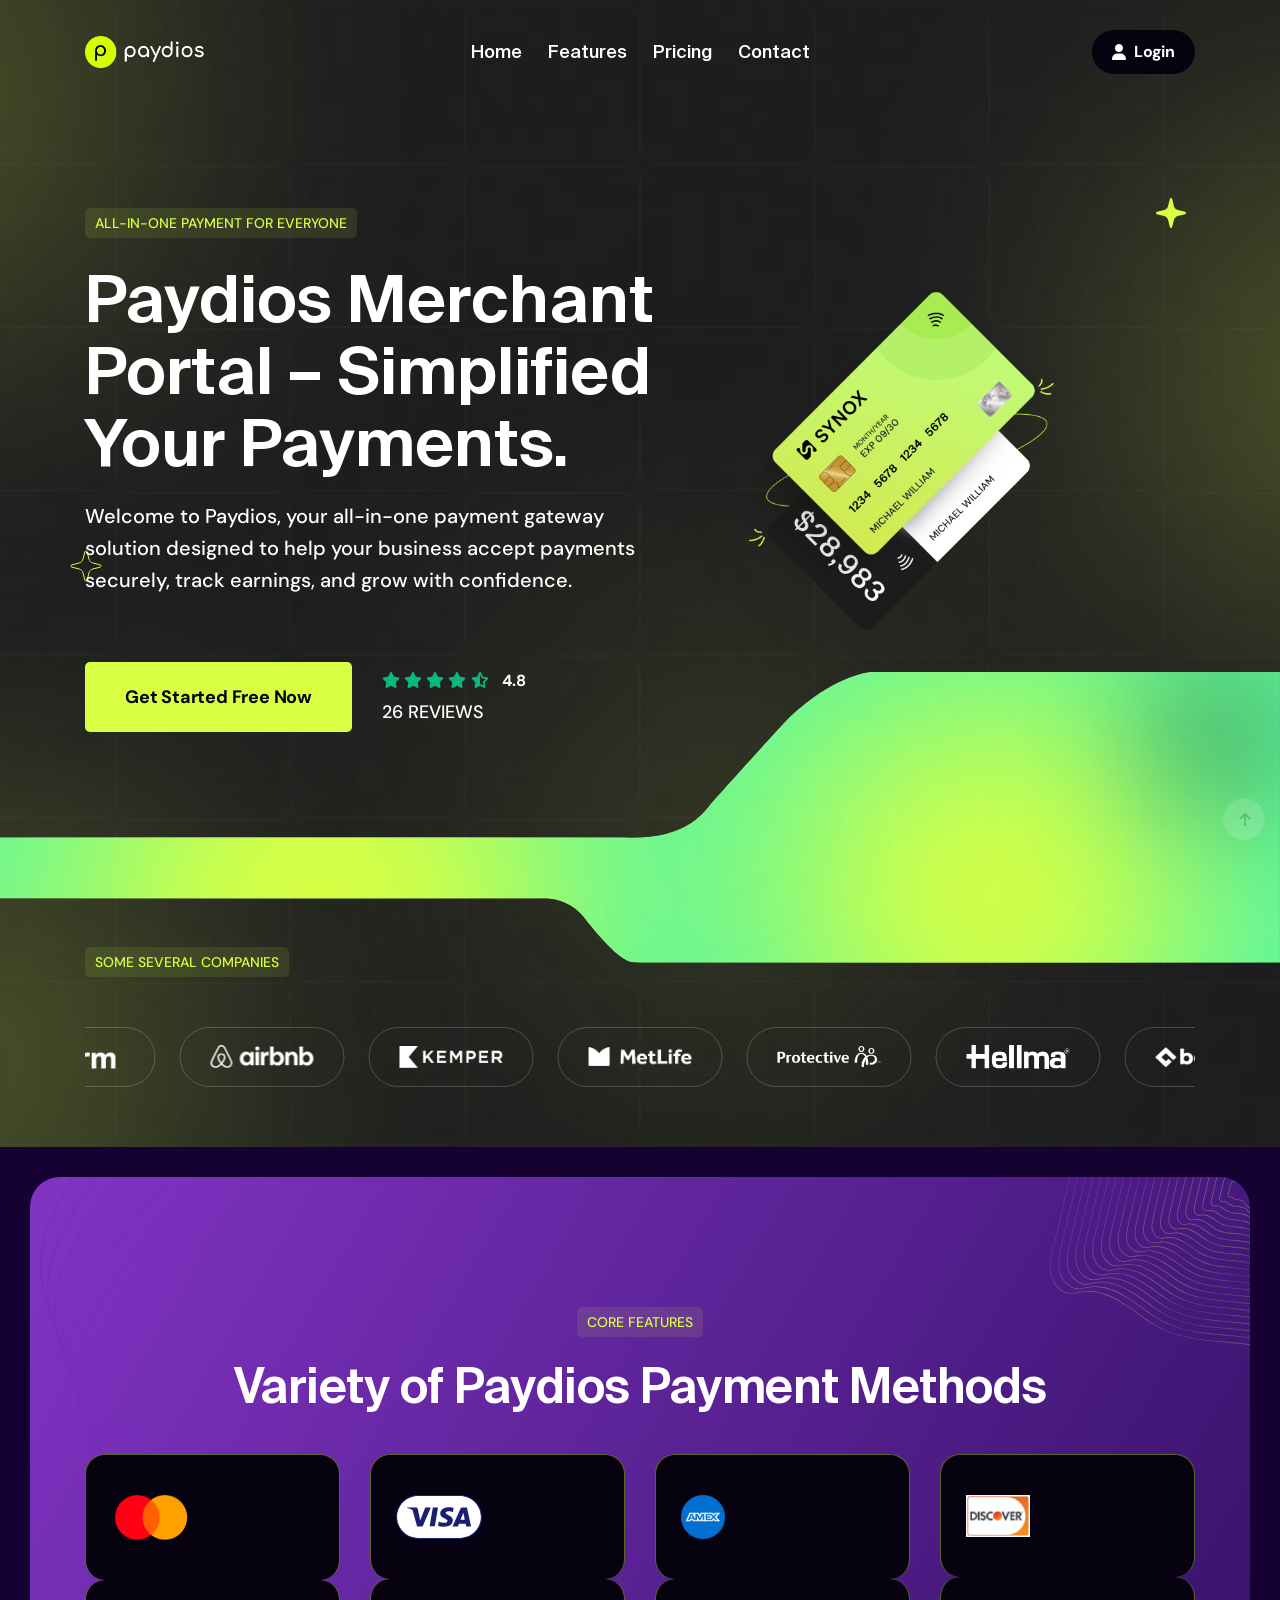
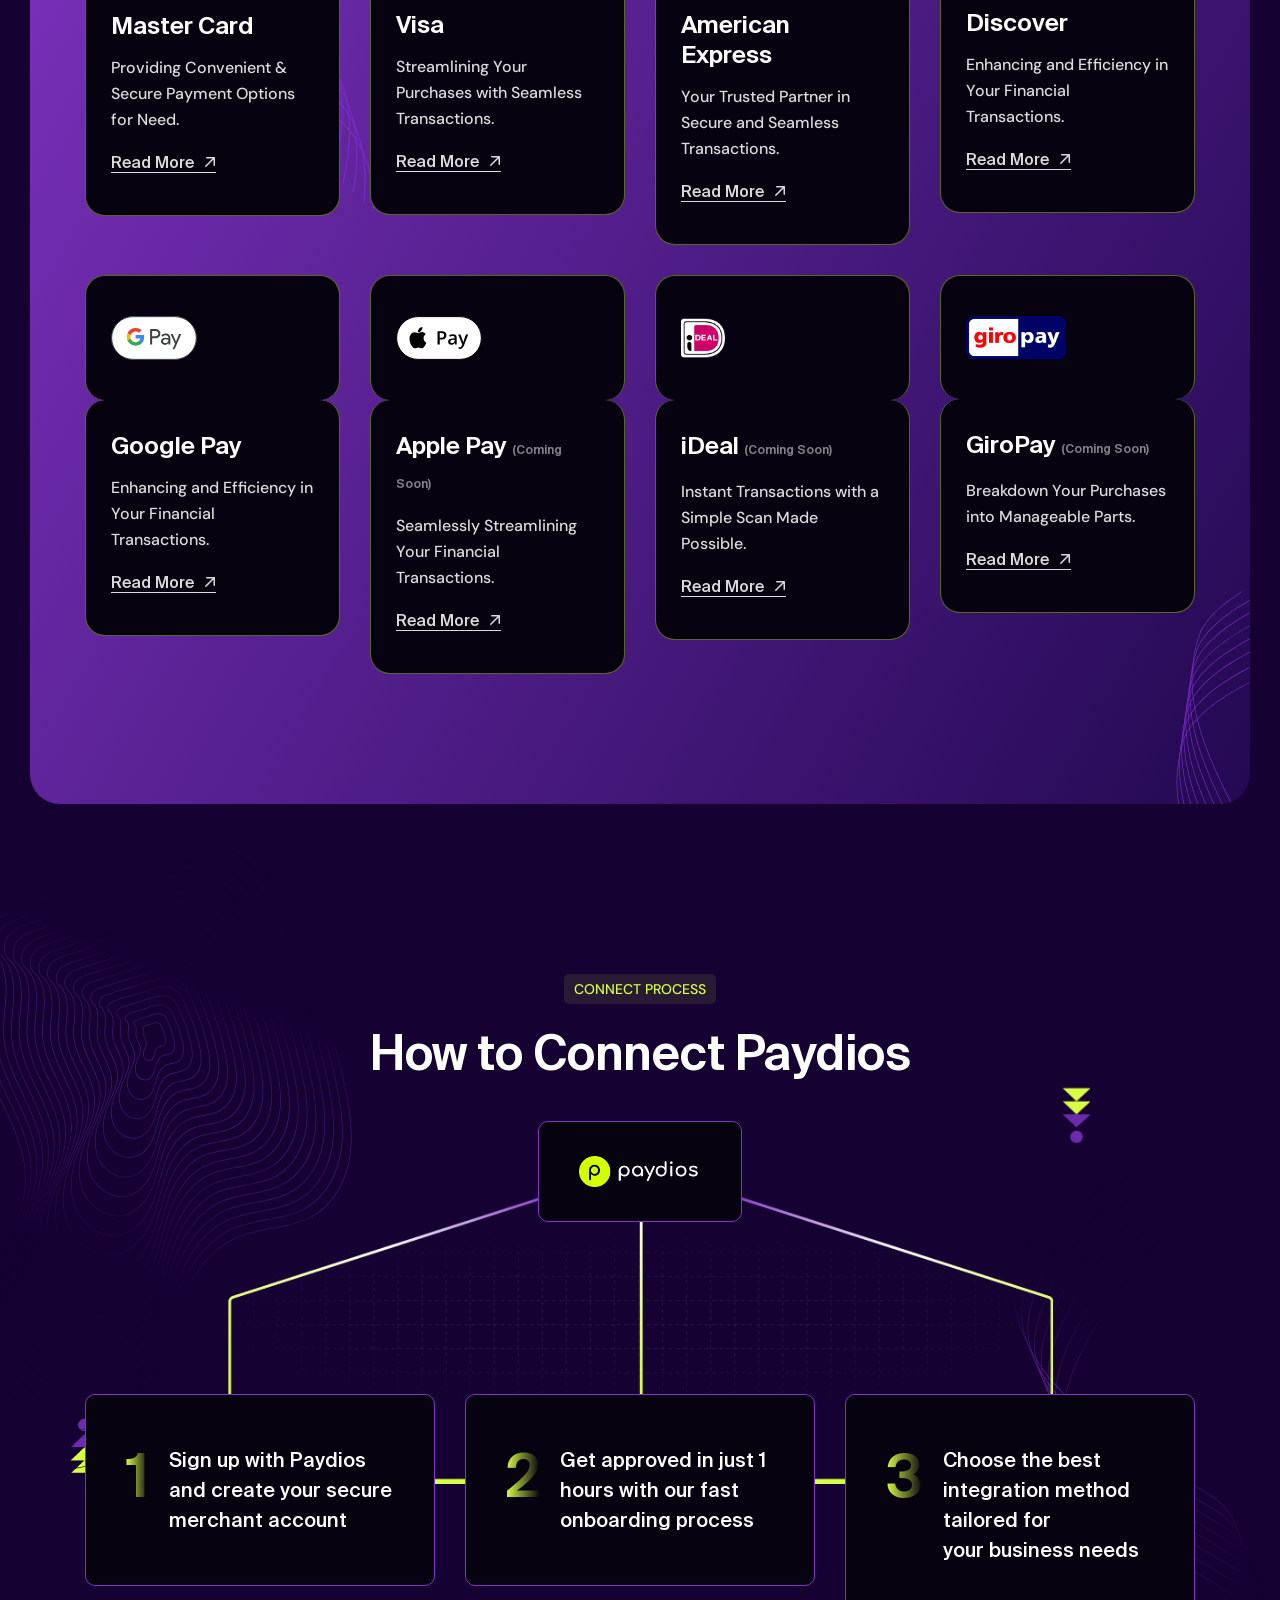
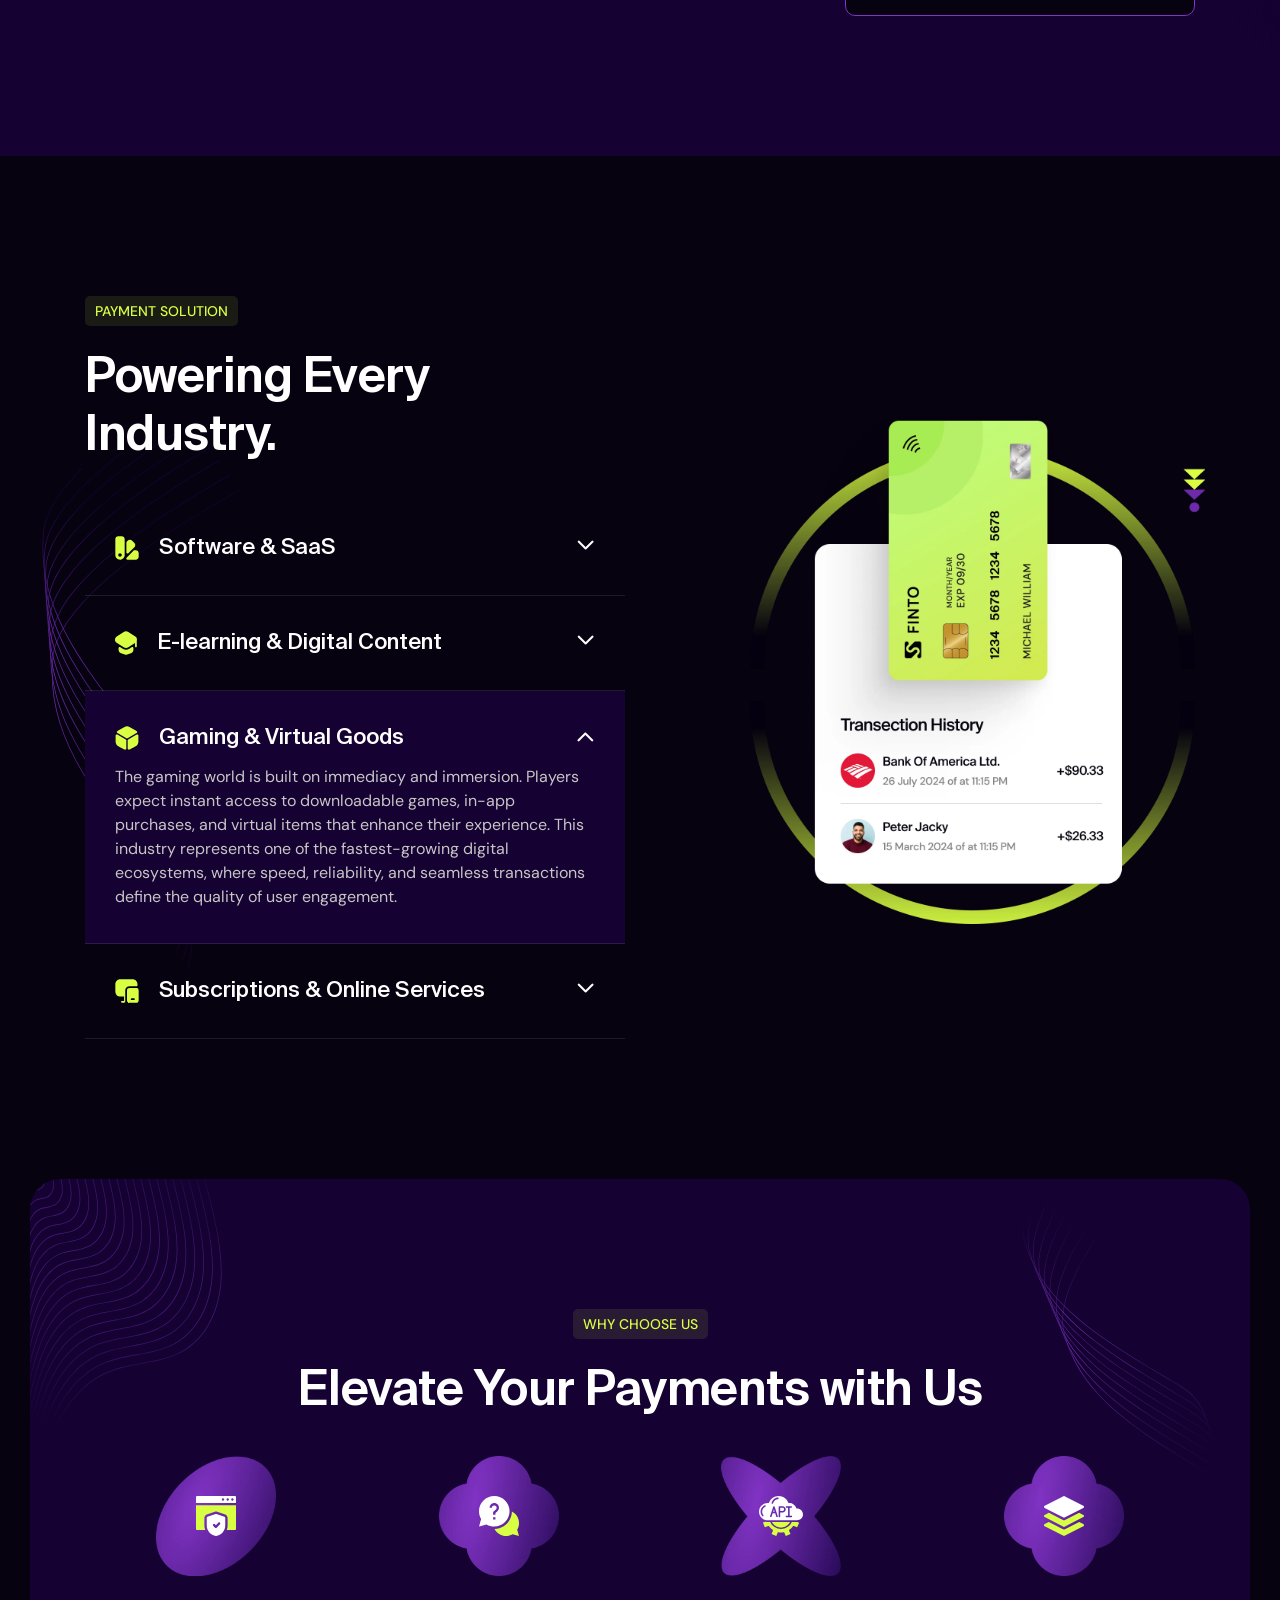
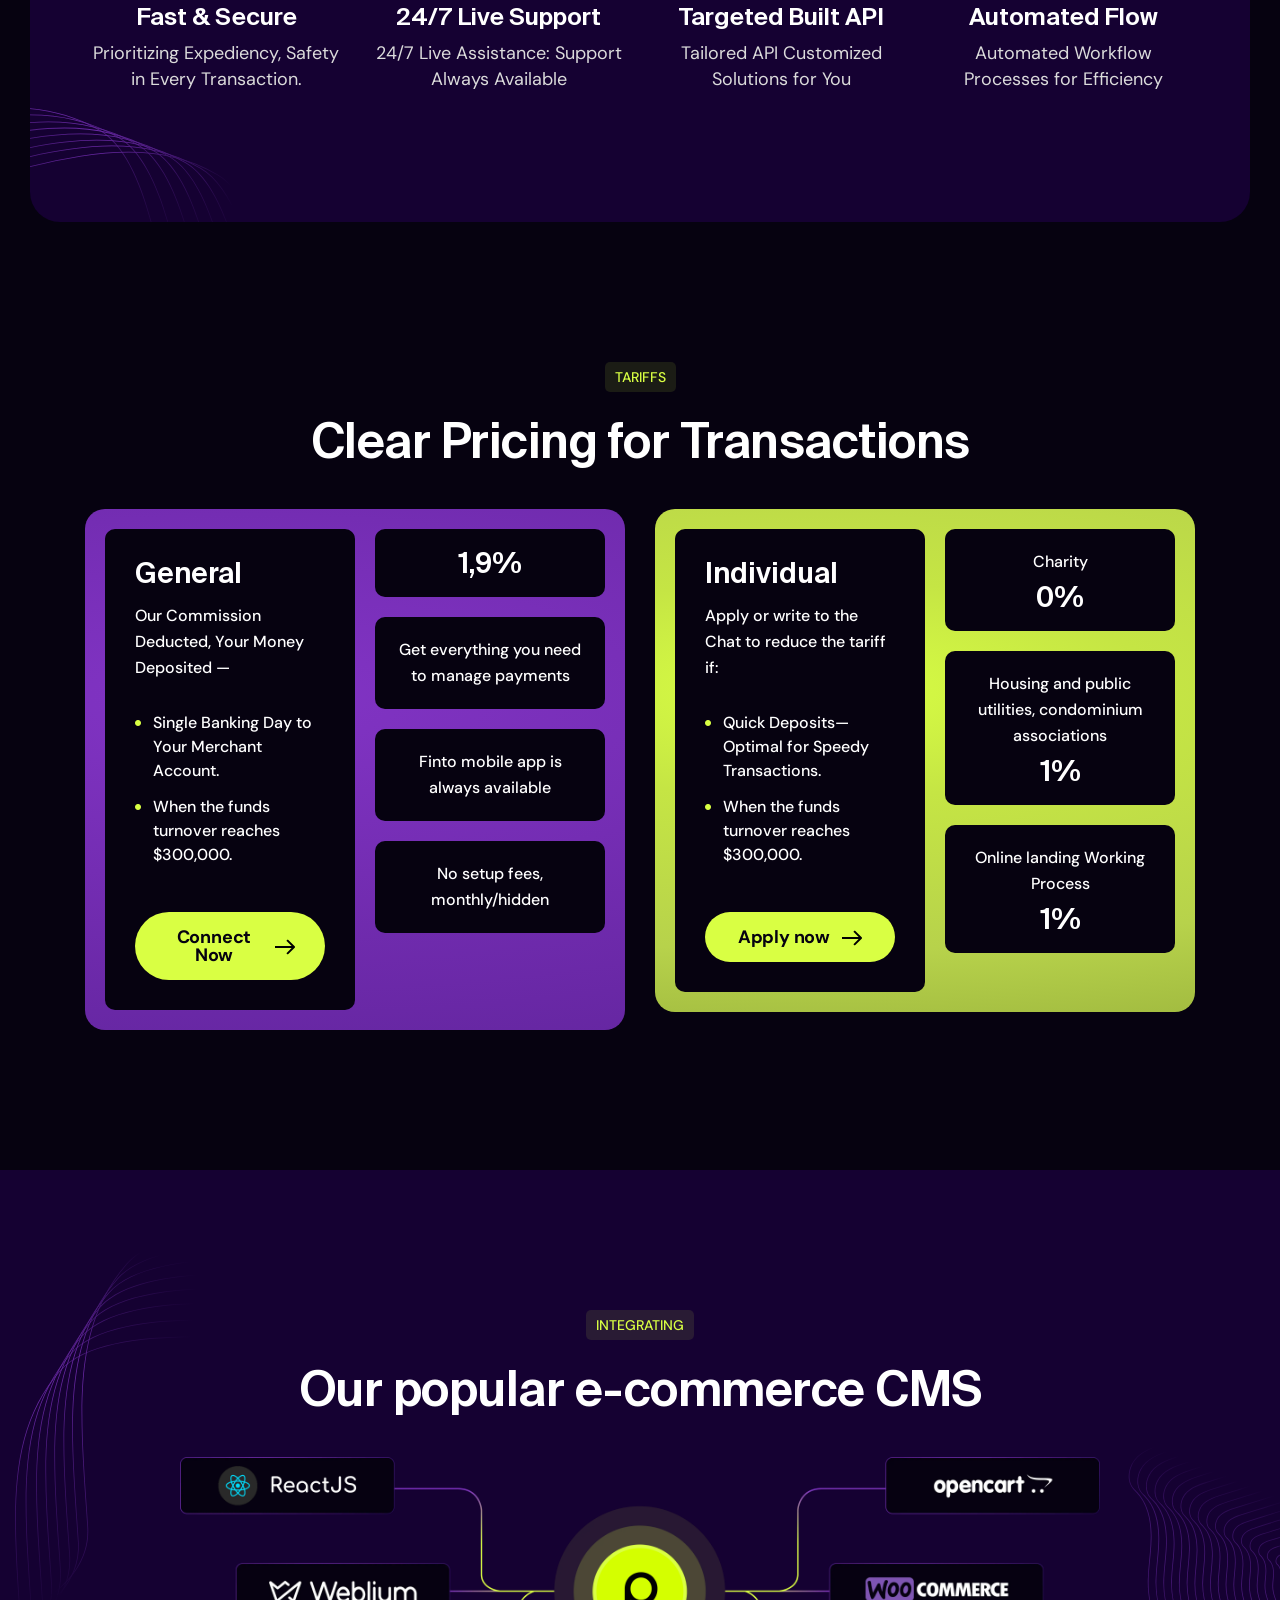
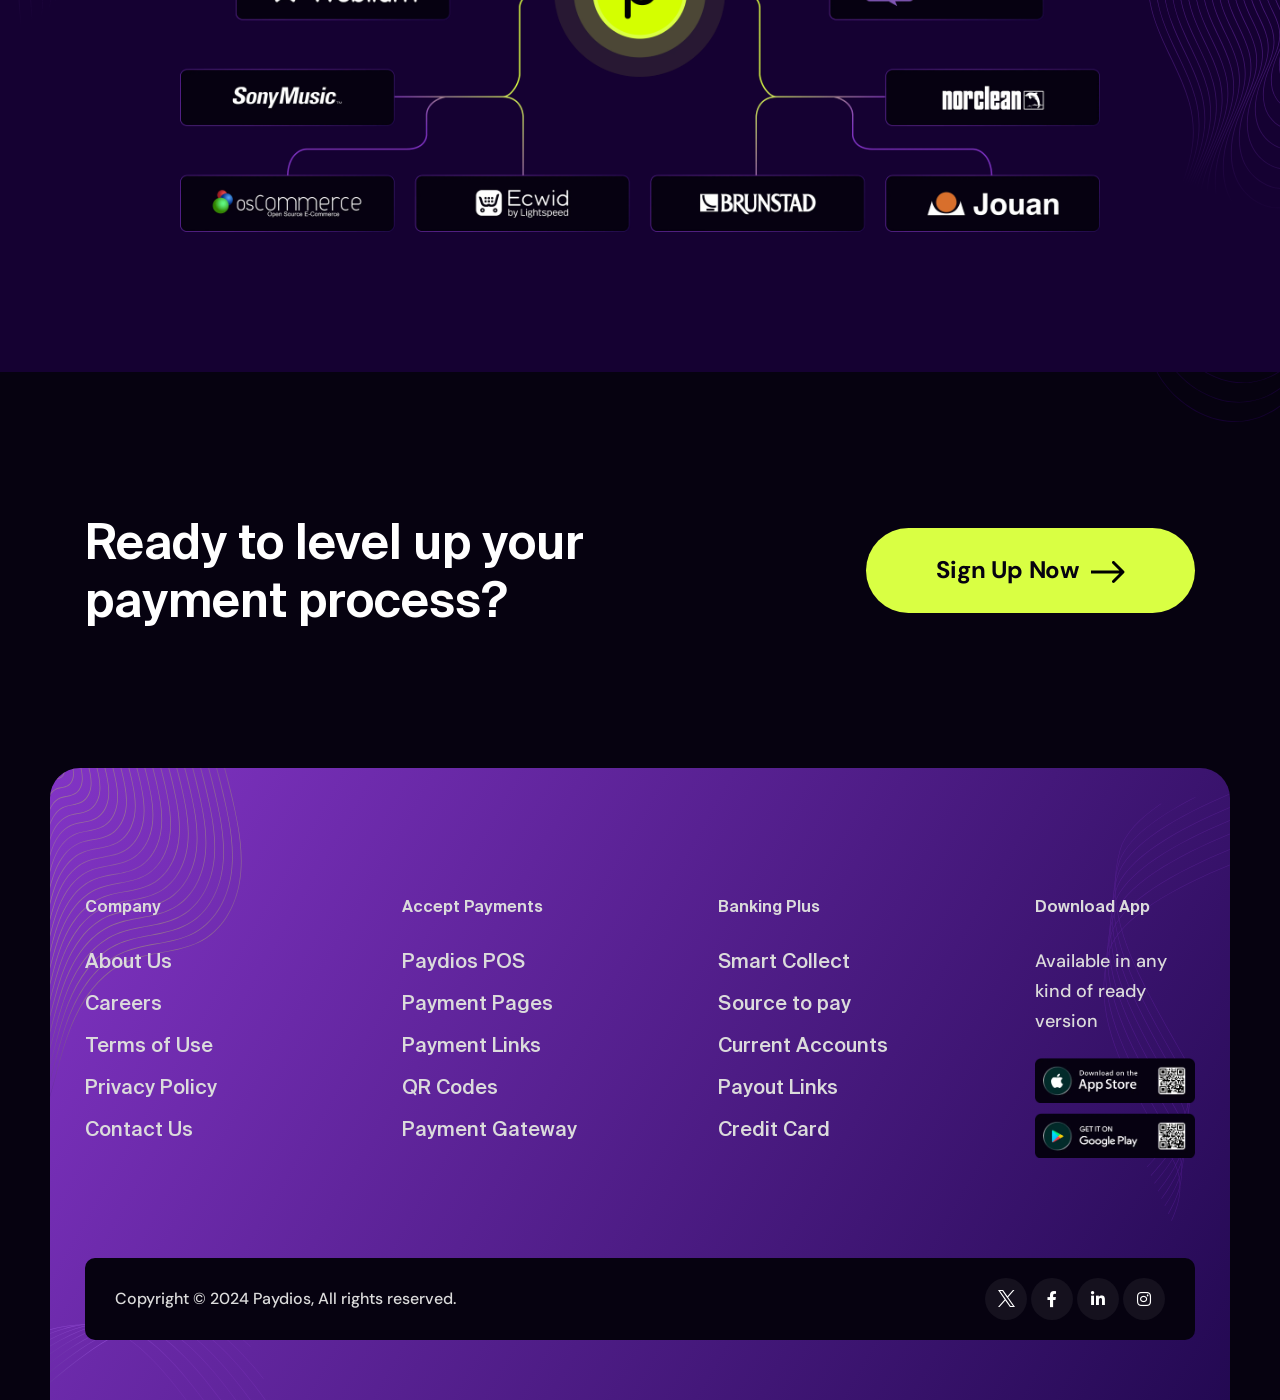
<file: index.html>
<!DOCTYPE html>
<html lang="en">
  <head>
    <meta charset="utf-8" />
    <meta
      name="viewport"
      content="width=device-width, initial-scale=1, shrink-to-fit=no"
    />
    <meta http-equiv="x-ua-compatible" content="ie=edge" />
    <meta name="thumbnail" content="assets/images/synox_page_thumbnail.webp" />
    <meta
      name="description"
      content="Paydios – Finance & Consulting Site Template."
    />
    <meta
      name="keywords"
      content="Finance & Consulting Bootstrap Site Template"
    />
    <meta name="author" content="XpressBuddy" />

    <title>
      Payment Solutions – Paydios – Finance & Consulting Site Template.
    </title>
    <link rel="shortcut icon" href="assets/images/site_logo/favicon.png" />

    <!-- Fraimwork - CSS Include -->
    <link
      rel="stylesheet"
      type="text/css"
      href="assets/css/bootstrap.min.css"
    />

    <!-- Icon - CSS Include -->
    <link rel="stylesheet" type="text/css" href="assets/css/fontawesome.css" />

    <!-- Animation - CSS Include -->
    <link rel="stylesheet" type="text/css" href="assets/css/animate.min.css" />

    <!-- Carousel - CSS Include -->
    <link
      rel="stylesheet"
      type="text/css"
      href="assets/css/swiper-bundle.min.css"
    />

    <!-- Video & Image Popup - CSS Include -->
    <link
      rel="stylesheet"
      type="text/css"
      href="assets/css/magnific-popup.min.css"
    />

    <!-- Counter - CSS Include -->
    <link rel="stylesheet" type="text/css" href="assets/css/odometer.min.css" />

    <!-- Custom - CSS Include -->
    <link rel="stylesheet" type="text/css" href="assets/css/style.css" />
  </head>

  <body class="payment_solutions">
    <!-- Body Wrap - Start -->
    <div class="page_wrapper">
      <!-- Back To Top - Start -->
      <div class="backtotop">
        <a href="#" class="scroll">
          <i class="fa-solid fa-arrow-up"></i>
        </a>
      </div>
      <!-- Back To Top - End -->

      <!-- Site Header - Start
      ================================================== -->
      <header class="site_header header_layout_1">
        <div class="xb-header stricky">
          <div class="container">
            <div class="row align-items-center">
              <div class="col-lg-3 col-5">
                <div class="site_logo">
                  <a class="site_link" href="index.html">
                    <img
                      src="assets/images/site_logo/paydios_logo_white.png"
                      alt="Site Logo White"
                    />
                    <img
                      src="assets/images/site_logo/paydios_logo_black.png"
                      alt="Site Logo Black"
                    />
                  </a>
                </div>
              </div>
              <div class="col-lg-6 col-2">
                <nav class="main_menu navbar navbar-expand-lg">
                  <div
                    class="main_menu_inner collapse navbar-collapse justify-content-lg-center"
                    id="main_menu_dropdown"
                  >
                    <ul
                      class="main_menu_list unordered_list justify-content-center"
                    >
                      <li><a href="index.html">Home</a></li>
                      <li><a href="features.html">Features</a></li>
                      <li><a href="pricing.html">Pricing</a></li>
                      <li><a href="contact.html">Contact</a></li>
                    </ul>
                  </div>
                </nav>
              </div>
              <div class="col-lg-3 col-5">
                <ul class="btns_group p-0 unordered_list justify-content-end">
                  <li>
                    <button
                      class="mobile_menu_btn"
                      type="button"
                      data-bs-toggle="collapse"
                      data-bs-target="#main_menu_dropdown"
                      aria-expanded="false"
                      aria-label="Toggle navigation"
                    >
                      <i class="far fa-bars"></i>
                    </button>
                  </li>
                  <li>
                    <a class="btn bg-dark rounded-pill" href="#!">
                      <span class="btn_icon">
                        <i class="fa-solid fa-user"></i>
                      </span>
                      <span class="btn_label">Login</span>
                    </a>
                  </li>
                </ul>
              </div>
            </div>
          </div>
        </div>
      </header>
      <!-- Site Header - End
      ================================================== -->

      <!-- Main Body - Start
      ================================================== -->
      <main class="page_content">
        <!-- Hero Section - Start
        ================================================== -->
        <section
          class="hero_section hero_online_banking overflow-hidden section_decoration bg-dark"
          style="
            background-image: url('assets/images/backgrounds/hero_bg_noise.webp');
          "
        >
          <div
            class="overlay"
            style="background-image: url('assets/images/hero/hero_pattern.svg')"
          ></div>
          <div class="container">
            <div class="row align-items-center">
              <div class="col-lg-7">
                <div
                  class="badge text-uppercase text-primary bg-primary-subtle wow fadeInUp"
                  data-wow-delay=".1s"
                >
                  All-in-one payment for everyone
                </div>
                <h1
                  class="hero_title text-white wow fadeInUp"
                  data-wow-delay=".2s"
                >
                  Paydios Merchant Portal – Simplified Your Payments.
                </h1>
                <p class="pe-lg-5 text-white wow fadeInUp" data-wow-delay=".3s">
                  Welcome to Paydios, your all-in-one payment gateway solution
                  designed to help your business accept payments securely, track
                  earnings, and grow with confidence.
                </p>
                <ul
                  class="btns_group pb-0 unordered_list justify-content-lg-start wow fadeInUp"
                  data-wow-delay=".4s"
                >
                  <li>
                    <a class="btn bg-primary text-dark" href="pricing.html">
                      <span class="btn_label">Get Started Free Now</span>
                    </a>
                  </li>
                  <li>
                    <div class="rating_block">
                      <div class="rating_content">
                        <div class="rating_icons">
                          <span>
                            <i class="fa-solid fa-star"></i>
                            <i class="fa-solid fa-star"></i>
                            <i class="fa-solid fa-star"></i>
                            <i class="fa-solid fa-star"></i>
                            <i class="fa-solid fa-star-half-stroke"></i>
                          </span>
                          <strong class="text-white ps-2">4.8</strong>
                        </div>
                        <div class="rating_counter text-white">26 Reviews</div>
                      </div>
                    </div>
                  </li>
                </ul>
              </div>
            </div>
          </div>
          <div class="hero_shape_image">
            <img src="assets/images/hero/hero_shape_1.svg" alt="Hero Shape" />
          </div>
          <div class="hero_hand_image wow fadeInRight" data-wow-delay=".2s">
            <!-- <img
              src="assets/images/hero/hero_hand_image.png"
              alt="Hand Image"
            /> -->
          </div>
          <div class="ob_hero_img">
            <div class="wow fadeInRight" data-wow-delay=".2s">
              <img src="assets/images/hero/card.png" alt="" />
            </div>
          </div>
          <div class="container">
            <div class="clients_logo_carousel swiper">
              <div class="badge text-uppercase text-primary bg-primary-subtle">
                Some Several Companies
              </div>
              <div class="swiper-wrapper">
                <div class="swiper-slide">
                  <div class="image_block border">
                    <img
                      src="assets/images/clients/client_logo_2.webp"
                      alt="Client Logo"
                    />
                  </div>
                </div>
                <div class="swiper-slide">
                  <div class="image_block border">
                    <img
                      src="assets/images/clients/client_logo_3.webp"
                      alt="Client Logo"
                    />
                  </div>
                </div>
                <div class="swiper-slide">
                  <div class="image_block border">
                    <img
                      src="assets/images/clients/client_logo_4.webp"
                      alt="Client Logo"
                    />
                  </div>
                </div>
                <div class="swiper-slide">
                  <div class="image_block border">
                    <img
                      src="assets/images/clients/client_logo_5.webp"
                      alt="Client Logo"
                    />
                  </div>
                </div>
                <div class="swiper-slide">
                  <div class="image_block border">
                    <img
                      src="assets/images/clients/client_logo_6.webp"
                      alt="Client Logo"
                    />
                  </div>
                </div>
                <div class="swiper-slide">
                  <div class="image_block border">
                    <img
                      src="assets/images/clients/client_logo_7.webp"
                      alt="Client Logo"
                    />
                  </div>
                </div>
                <div class="swiper-slide">
                  <div class="image_block border">
                    <img
                      src="assets/images/clients/client_logo_8.webp"
                      alt="Client Logo"
                    />
                  </div>
                </div>
                <div class="swiper-slide">
                  <div class="image_block border">
                    <img
                      src="assets/images/clients/client_logo_2.webp"
                      alt="Client Logo"
                    />
                  </div>
                </div>
                <div class="swiper-slide">
                  <div class="image_block border">
                    <img
                      src="assets/images/clients/client_logo_3.webp"
                      alt="Client Logo"
                    />
                  </div>
                </div>
                <div class="swiper-slide">
                  <div class="image_block border">
                    <img
                      src="assets/images/clients/client_logo_4.webp"
                      alt="Client Logo"
                    />
                  </div>
                </div>
                <div class="swiper-slide">
                  <div class="image_block border">
                    <img
                      src="assets/images/clients/client_logo_5.webp"
                      alt="Client Logo"
                    />
                  </div>
                </div>
                <div class="swiper-slide">
                  <div class="image_block border">
                    <img
                      src="assets/images/clients/client_logo_6.webp"
                      alt="Client Logo"
                    />
                  </div>
                </div>
                <div class="swiper-slide">
                  <div class="image_block border">
                    <img
                      src="assets/images/clients/client_logo_7.webp"
                      alt="Client Logo"
                    />
                  </div>
                </div>
                <div class="swiper-slide">
                  <div class="image_block border">
                    <img
                      src="assets/images/clients/client_logo_8.webp"
                      alt="Client Logo"
                    />
                  </div>
                </div>
              </div>
            </div>
          </div>
          <div class="decoration_item icon_star_1">
            <img src="assets/images/icons/icon_star_4.svg" alt="Icon Star" />
          </div>
          <div class="decoration_item icon_star_2">
            <img src="assets/images/icons/icon_star_3.svg" alt="Icon Star" />
          </div>
          <div class="decoration_item shape_shadow_1">
            <img
              src="assets/images/shapes/shape_circle_2.svg"
              alt="Shape Shadow 1"
            />
          </div>
          <div class="decoration_item shape_shadow_2">
            <img
              src="assets/images/shapes/shape_circle_2.svg"
              alt="Shape Shadow 2"
            />
          </div>
          <div class="decoration_item shape_shadow_3">
            <img
              src="assets/images/shapes/shape_circle_2.svg"
              alt="Shape Shadow 3"
            />
          </div>
          <div class="decoration_item shape_shadow_4">
            <img
              src="assets/images/shapes/shape_circle_2.svg"
              alt="Shape Shadow 4"
            />
          </div>
        </section>
        <!-- Hero Section - End
        ================================================== -->

        <!-- Payment Methods Section - Start
        ================================================== -->
        <section class="payment_methods_section">
          <div class="content_wrapper section_decoration overflow-hidden">
            <div class="container">
              <div class="heading_block style_2 text-center">
                <div
                  class="badge text-uppercase text-primary bg-primary-subtle"
                >
                  CORE FEATURES
                </div>
                <h2 class="heading_text mb-0">
                  Variety of Paydios Payment Methods
                </h2>
              </div>

              <div class="row">
                <div class="col-lg-3 col-md-6 col-sm-6">
                  <div class="payment_method_block">
                    <div class="block_icon border-bottom-0">
                      <img
                        src="assets/images/icons/icon_master_card.png"
                        alt="Payment Card"
                        width="80px"
                      />
                    </div>
                    <div class="block_content border-top-0">
                      <h3 class="block_title">Master Card</h3>
                      <p>
                        Providing Convenient & Secure Payment Options for Need.
                      </p>
                      <a class="btn-link" href="service_details.html">
                        <span class="btn_label">Read More</span>
                        <span class="btn_icon"
                          ><i class="fa-regular fa-arrow-up-right"></i
                        ></span>
                      </a>
                    </div>
                  </div>
                </div>

                <div class="col-lg-3 col-md-6 col-sm-6">
                  <div class="payment_method_block">
                    <div class="block_icon border-bottom-0">
                      <img
                        src="assets/images/icons/icon_visa.svg"
                        alt="Payment Card"
                      />
                    </div>
                    <div class="block_content border-top-0">
                      <h3 class="block_title">Visa</h3>
                      <p>
                        Streamlining Your Purchases with Seamless Transactions.
                      </p>
                      <a class="btn-link" href="service_details.html">
                        <span class="btn_label">Read More</span>
                        <span class="btn_icon"
                          ><i class="fa-regular fa-arrow-up-right"></i
                        ></span>
                      </a>
                    </div>
                  </div>
                </div>
                <div class="col-lg-3 col-md-6 col-sm-6">
                  <div class="payment_method_block">
                    <div class="block_icon border-bottom-0">
                      <img
                        src="assets/images/icons/icon_pay_24.png"
                        alt="Payment Card"
                        width="44px"
                      />
                    </div>
                    <div class="block_content border-top-0">
                      <h3 class="block_title">American Express</h3>
                      <p>
                        Your Trusted Partner in Secure and Seamless
                        Transactions.
                      </p>
                      <a class="btn-link" href="service_details.html">
                        <span class="btn_label">Read More</span>
                        <span class="btn_icon"
                          ><i class="fa-regular fa-arrow-up-right"></i
                        ></span>
                      </a>
                    </div>
                  </div>
                </div>
                <div class="col-lg-3 col-md-6 col-sm-6">
                  <div class="payment_method_block">
                    <div class="block_icon border-bottom-0">
                      <img
                        src="assets/images/icons/icon_discover.png"
                        alt="Payment Card"
                        width="64px"
                      />
                    </div>
                    <div class="block_content border-top-0">
                      <h3 class="block_title">Discover</h3>
                      <p>
                        Enhancing and Efficiency in Your Financial Transactions.
                      </p>
                      <a class="btn-link" href="service_details.html">
                        <span class="btn_label">Read More</span>
                        <span class="btn_icon"
                          ><i class="fa-regular fa-arrow-up-right"></i
                        ></span>
                      </a>
                    </div>
                  </div>
                </div>
                <div class="col-lg-3 col-md-6 col-sm-6">
                  <div class="payment_method_block">
                    <div class="block_icon border-bottom-0">
                      <img
                        src="assets/images/icons/icon_google_pay.svg"
                        alt="Payment Card"
                      />
                    </div>
                    <div class="block_content border-top-0">
                      <h3 class="block_title">Google Pay</h3>
                      <p>
                        Enhancing and Efficiency in Your Financial Transactions.
                      </p>
                      <a class="btn-link" href="service_details.html">
                        <span class="btn_label">Read More</span>
                        <span class="btn_icon"
                          ><i class="fa-regular fa-arrow-up-right"></i
                        ></span>
                      </a>
                    </div>
                  </div>
                </div>
                <div class="col-lg-3 col-md-6 col-sm-6">
                  <div class="payment_method_block">
                    <div class="block_icon border-bottom-0">
                      <img
                        src="assets/images/icons/icon_apple_pay.svg"
                        alt="Payment Card"
                      />
                    </div>
                    <div class="block_content border-top-0">
                      <h3 class="block_title">
                        Apple Pay
                        <span style="font-size: 12px; opacity: 50%"
                          >(Coming Soon)</span
                        >
                      </h3>
                      <p>
                        Seamlessly Streamlining Your Financial Transactions.
                      </p>
                      <a class="btn-link" href="service_details.html">
                        <span class="btn_label">Read More</span>
                        <span class="btn_icon"
                          ><i class="fa-regular fa-arrow-up-right"></i
                        ></span>
                      </a>
                    </div>
                  </div>
                </div>
                <div class="col-lg-3 col-md-6 col-sm-6">
                  <div class="payment_method_block">
                    <div class="block_icon border-bottom-0">
                      <img
                        src="assets/images/icons/icon_ideal.png"
                        alt="Payment Card"
                        width="44px"
                      />
                    </div>
                    <div class="block_content border-top-0">
                      <h3 class="block_title">
                        iDeal
                        <span style="font-size: 12px; opacity: 50%"
                          >(Coming Soon)</span
                        >
                      </h3>
                      <p>
                        Instant Transactions with a Simple Scan Made Possible.
                      </p>
                      <a class="btn-link" href="service_details.html">
                        <span class="btn_label">Read More</span>
                        <span class="btn_icon"
                          ><i class="fa-regular fa-arrow-up-right"></i
                        ></span>
                      </a>
                    </div>
                  </div>
                </div>
                <div class="col-lg-3 col-md-6 col-sm-6">
                  <div class="payment_method_block">
                    <div class="block_icon border-bottom-0">
                      <img
                        src="assets/images/icons/icon_giropay.png"
                        alt="Payment Card"
                        width="100px"
                      />
                    </div>
                    <div class="block_content border-top-0">
                      <h3 class="block_title">
                        GiroPay
                        <span style="font-size: 12px; opacity: 50%"
                          >(Coming Soon)</span
                        >
                      </h3>
                      <p>Breakdown Your Purchases into Manageable Parts.</p>
                      <a class="btn-link" href="service_details.html">
                        <span class="btn_label">Read More</span>
                        <span class="btn_icon"
                          ><i class="fa-regular fa-arrow-up-right"></i
                        ></span>
                      </a>
                    </div>
                  </div>
                </div>
              </div>
            </div>

            <div class="decoration_item shape_nate_1">
              <img
                src="assets/images/shapes/shape_nate_15.svg"
                alt="Shape Nate"
              />
            </div>
            <div class="decoration_item shape_nate_2">
              <img
                src="assets/images/shapes/shape_nate_15.svg"
                alt="Shape Nate"
              />
            </div>
            <div class="decoration_item shape_nate_3">
              <img
                src="assets/images/shapes/shape_nate_16.svg"
                alt="Shape Nate"
              />
            </div>
          </div>
        </section>
        <!-- Payment Methods Section - End
        ================================================== -->

        <!-- Contact Process Section - Start
        ================================================== -->
        <section
          class="ps_contact_process_section section_space section_decoration"
        >
          <div class="container">
            <div class="heading_block style_2 text-center">
              <div class="badge text-uppercase text-primary bg-primary-subtle">
                Connect Process
              </div>
              <h2 class="heading_text mb-0">How to Connect Paydios</h2>
            </div>
            <div
              class="contact_process_content"
              style="
                background-image: url('assets/images/shapes/shape_pattern_3.svg');
              "
            >
              <div class="site_logo text-center">
                <a class="site_link" href="index.html">
                  <img
                    src="assets/images/site_logo/paydios_logo_white.png"
                    alt="Site Logo White"
                  />
                </a>
              </div>
              <div class="row justify-content-center text-center">
                <div class="col-lg-9">
                  <div class="process_line">
                    <img
                      src="assets/images/shapes/process_line_shape_1.webp"
                      alt="Process Line Shape"
                    />
                  </div>
                </div>
              </div>
              <div class="contact_process_step row">
                <div class="col-lg-4">
                  <div class="iconbox_block icon_left">
                    <div class="block_number">1</div>
                    <div class="iconbox_content">
                      <h3 class="iconbox_title mb-0">
                        Sign up with Paydios and create your secure merchant
                        account
                      </h3>
                    </div>
                  </div>
                </div>
                <div class="col-lg-4">
                  <div class="iconbox_block icon_left">
                    <div class="block_number">2</div>
                    <div class="iconbox_content">
                      <h3 class="iconbox_title mb-0">
                        Get approved in just 1 hours with our fast onboarding
                        process
                      </h3>
                    </div>
                  </div>
                </div>
                <div class="col-lg-4">
                  <div class="iconbox_block icon_left">
                    <div class="block_number">3</div>
                    <div class="iconbox_content">
                      <h3 class="iconbox_title mb-0">
                        Choose the best integration method tailored for
                        your business needs
                      </h3>
                    </div>
                  </div>
                </div>
              </div>
            </div>
          </div>
          <div
            class="decoration_item shape_arrow_1"
            data-parallax='{"y" : 150, "smoothness": 10}'
          >
            <img
              src="assets/images/shapes/shape_arrow_1.webp"
              alt="Arrow Down"
            />
          </div>
          <div
            class="decoration_item shape_arrow_2"
            data-parallax='{"y" : -150, "smoothness": 10}'
          >
            <img src="assets/images/shapes/shape_arrow_2.webp" alt="Arrow Up" />
          </div>
          <div class="decoration_item shape_nate_1">
            <img
              src="assets/images/shapes/shape_nate_17.svg"
              alt="Shape Nate"
            />
          </div>
          <div class="decoration_item shape_nate_2">
            <img
              src="assets/images/shapes/shape_nate_18.svg"
              alt="Shape Nate"
            />
          </div>
        </section>
        <!-- Contact Process Section - End
        ================================================== -->

        <div class="bg-dark">
          <!-- Powering Industry Section - Start
          ================================================== -->
          <section
            class="powering_industry_section section_space section_decoration"
          >
            <div class="container">
              <div class="row align-items-center justify-content-lg-between">
                <div class="col-lg-6">
                  <div class="heading_block style_2">
                    <div
                      class="badge text-uppercase text-primary bg-primary-subtle"
                    >
                      Payment Solution
                    </div>
                    <h2 class="heading_text mb-0">Powering Every Industry.</h2>
                  </div>
                  <div class="accordion" id="industry_accordion">
                    <div class="accordion-item">
                      <div class="accordion-header">
                        <button
                          class="accordion-button collapsed"
                          type="button"
                          data-bs-toggle="collapse"
                          data-bs-target="#collapse_three"
                          aria-expanded="false"
                          aria-controls="collapse_three"
                        >
                          <span class="icon">
                            <img
                              src="assets/images/icons/icon_gadget.svg"
                              alt="Icon Gadget"
                            />
                          </span>
                          Software & SaaS
                        </button>
                      </div>
                      <div
                        id="collapse_three"
                        class="accordion-collapse collapse"
                        data-bs-parent="#industry_accordion"
                      >
                        <div class="accordion-body">
                          <p class="m-0 text-muted">
                            Software and SaaS solutions are the backbone of the
                            digital economy, enabling businesses and individuals
                            to access powerful tools instantly and seamlessly.
                            From productivity platforms to advanced enterprise
                            systems, these services deliver value the moment a
                            subscription is activated, empowering users to
                            innovate, scale, and succeed without waiting for
                            physical delivery.
                          </p>
                        </div>
                      </div>
                    </div>
                    <div class="accordion-item">
                      <div class="accordion-header">
                        <button
                          class="accordion-button collapsed"
                          type="button"
                          data-bs-toggle="collapse"
                          data-bs-target="#collapse_two"
                          aria-expanded="false"
                          aria-controls="collapse_two"
                        >
                          <span class="icon">
                            <img
                              src="assets/images/icons/icon_graduation_cap.svg"
                              alt="Icon Graduation Cap"
                            />
                          </span>
                          E-learning & Digital Content
                        </button>
                      </div>
                      <div
                        id="collapse_two"
                        class="accordion-collapse collapse"
                        data-bs-parent="#industry_accordion"
                      >
                        <div class="accordion-body">
                          <p class="m-0 text-muted">
                            Education is the cornerstone of growth, and digital
                            content has transformed the way knowledge is shared.
                            Online courses, e-books, stock media, and creative
                            templates allow learners and creators to access
                            valuable resources anytime, anywhere. This industry
                            thrives on instant access, giving people the ability
                            to learn, create, and grow without barriers.
                          </p>
                        </div>
                      </div>
                    </div>
                    <div class="accordion-item">
                      <div class="accordion-header">
                        <button
                          class="accordion-button"
                          type="button"
                          data-bs-toggle="collapse"
                          data-bs-target="#collapse_one"
                          aria-expanded="true"
                          aria-controls="collapse_one"
                        >
                          <span class="icon">
                            <img
                              src="assets/images/icons/icon_box.svg"
                              alt="Icon Box"
                            />
                          </span>
                          Gaming & Virtual Goods
                        </button>
                      </div>
                      <div
                        id="collapse_one"
                        class="accordion-collapse collapse show"
                        data-bs-parent="#industry_accordion"
                      >
                        <div class="accordion-body">
                          <p class="m-0 text-muted">
                            The gaming world is built on immediacy and
                            immersion. Players expect instant access to
                            downloadable games, in-app purchases, and virtual
                            items that enhance their experience. This industry
                            represents one of the fastest-growing digital
                            ecosystems, where speed, reliability, and seamless
                            transactions define the quality of user engagement.
                          </p>
                        </div>
                      </div>
                    </div>

                    <div class="accordion-item">
                      <div class="accordion-header">
                        <button
                          class="accordion-button collapsed"
                          type="button"
                          data-bs-toggle="collapse"
                          data-bs-target="#collapse_four"
                          aria-expanded="false"
                          aria-controls="collapse_four"
                        >
                          <span class="icon">
                            <img
                              src="assets/images/icons/icon_devices.svg"
                              alt="Icon Devices"
                            />
                          </span>
                          Subscriptions & Online Services
                        </button>
                      </div>
                      <div
                        id="collapse_four"
                        class="accordion-collapse collapse"
                        data-bs-parent="#industry_accordion"
                      >
                        <div class="accordion-body">
                          <p class="m-0 text-muted">
                            From streaming platforms to hosting and domain
                            management, subscription-based services shape the
                            digital lifestyle. Customers demand instant
                            activation and uninterrupted access to their chosen
                            services, making fast, secure payments essential.
                            This sector reflects the shift to a digital-first
                            world, where convenience, automation, and immediacy
                            drive long-term loyalty.
                          </p>
                        </div>
                      </div>
                    </div>
                  </div>
                </div>
                <div class="col-lg-5">
                  <div class="powering_industry_image">
                    <img
                      src="assets/images/about/transactions_card_image_2.webp"
                      alt="Transactions Card image"
                    />
                  </div>
                </div>
              </div>
            </div>
            <div class="decoration_item shape_nate_1">
              <img
                src="assets/images/shapes/shape_nate_19.svg"
                alt="Shape Nate 19"
              />
            </div>
            <div
              class="decoration_item shape_arrow_1"
              data-parallax='{"y" : 150, "smoothness": 10}'
            >
              <img
                src="assets/images/shapes/shape_arrow_1.webp"
                alt="Arrow Down"
              />
            </div>
          </section>
          <!-- Powering Industry Section - End
          ================================================== -->

          <!-- PS Policy Section - Start
          ================================================== -->
          <section class="ps_policy_section">
            <div
              class="content_wrapper section_decoration overflow-hidden bg-secondary"
            >
              <div class="container">
                <div class="heading_block style_2 text-center">
                  <div
                    class="badge text-uppercase text-primary bg-primary-subtle"
                  >
                    Why Choose Us
                  </div>
                  <h2 class="heading_text mb-0">
                    Elevate Your Payments with Us
                  </h2>
                </div>

                <ul
                  class="ps_policy_items process_steps_block text-center unordered_list justify-content-center justify-content-lg-between"
                >
                  <li>
                    <div
                      class="step_block_icon"
                      style="
                        background-image: url('assets/images/shapes/shape_1.webp');
                      "
                    >
                      <img
                        src="assets/images/icons/icon_browser.svg"
                        alt="icon Browser"
                      />
                    </div>
                    <h3 class="step_block_title">Fast & Secure</h3>
                    <p class="mb-0">
                      Prioritizing Expediency, Safety in Every Transaction.
                    </p>
                  </li>
                  <li>
                    <div
                      class="step_block_icon"
                      style="
                        background-image: url('assets/images/shapes/shape_2.webp');
                      "
                    >
                      <img
                        src="assets/images/icons/icon_chat.svg"
                        alt="icon Chat"
                      />
                    </div>
                    <h3 class="step_block_title">24/7 Live Support</h3>
                    <p class="mb-0">
                      24/7 Live Assistance: Support Always Available
                    </p>
                  </li>
                  <li>
                    <div
                      class="step_block_icon"
                      style="
                        background-image: url('assets/images/shapes/shape_3.webp');
                      "
                    >
                      <img
                        src="assets/images/icons/icon_api.svg"
                        alt="icon API"
                      />
                    </div>
                    <h3 class="step_block_title">Targeted Built API</h3>
                    <p class="mb-0">
                      Tailored API Customized Solutions for You
                    </p>
                  </li>
                  <li>
                    <div
                      class="step_block_icon"
                      style="
                        background-image: url('assets/images/shapes/shape_2.webp');
                      "
                    >
                      <img
                        src="assets/images/icons/icon_layer.svg"
                        alt="icon Layer"
                      />
                    </div>
                    <h3 class="step_block_title">Automated Flow</h3>
                    <p class="mb-0">
                      Automated Workflow Processes for Efficiency
                    </p>
                  </li>
                </ul>
              </div>

              <div class="decoration_item shape_nate_1">
                <img
                  src="assets/images/shapes/shape_nate_17.svg"
                  alt="Shape Nate"
                />
              </div>
              <div class="decoration_item shape_nate_2">
                <img
                  src="assets/images/shapes/shape_nate_18.svg"
                  alt="Shape Nate"
                />
              </div>
              <div class="decoration_item shape_nate_3">
                <img
                  src="assets/images/shapes/shape_nate_20.svg"
                  alt="Shape Nate"
                />
              </div>
            </div>
          </section>
          <!-- PS Policy Section - End
          ================================================== -->

          <!-- Pricing Section - Start
          ================================================== -->
          <section class="pricing_section section_space">
            <div class="container">
              <div class="heading_block style_2 text-center">
                <div
                  class="badge text-uppercase text-primary bg-primary-subtle"
                >
                  Tariffs
                </div>
                <h2 class="heading_text mb-0">
                  Clear Pricing for Transactions
                </h2>
              </div>
              <div class="row">
                <div class="col-lg-6">
                  <div class="ps_pricing_block bg-grd">
                    <div class="pricing_description">
                      <h3 class="pricing_title">General</h3>
                      <p>Our Commission Deducted, Your Money Deposited —</p>
                      <ul class="iconlist_block unordered_list_block">
                        <li>
                          <span class="iconlist_icon">
                            <i class="fa-solid fa-circle"></i>
                          </span>
                          <span class="iconlist_text">
                            Single Banking Day to Your Merchant Account.
                          </span>
                        </li>
                        <li>
                          <span class="iconlist_icon">
                            <i class="fa-solid fa-circle"></i>
                          </span>
                          <span class="iconlist_text">
                            When the funds turnover reaches $300,000.
                          </span>
                        </li>
                      </ul>
                      <a
                        class="btn bg-primary text-dark btn-rounded"
                        href="contact.html"
                      >
                        <span class="btn_label">Connect Now</span>
                        <span class="btn_icon"
                          ><svg
                            width="20"
                            height="16"
                            viewBox="0 0 20 16"
                            fill="none"
                            xmlns="http://www.w3.org/2000/svg"
                          >
                            <path
                              d="M19.7071 8.70711C20.0976 8.31658 20.0976 7.68342 19.7071 7.29289L13.3431 0.928932C12.9526 0.538408 12.3195 0.538408 11.9289 0.928932C11.5384 1.31946 11.5384 1.95262 11.9289 2.34315L17.5858 8L11.9289 13.6569C11.5384 14.0474 11.5384 14.6805 11.9289 15.0711C12.3195 15.4616 12.9526 15.4616 13.3431 15.0711L19.7071 8.70711ZM0 9H19V7H0V9Z"
                              fill="black"
                            /></svg
                        ></span>
                      </a>
                    </div>
                    <ul
                      class="pricing_feature_list text-center unordered_list_block"
                    >
                      <li>
                        <div class="price_value">1,9%</div>
                      </li>
                      <li>
                        <p class="mb-0">
                          Get everything you need to manage payments
                        </p>
                      </li>
                      <li>
                        <p class="mb-0">Finto mobile app is always available</p>
                      </li>
                      <li>
                        <p class="mb-0">No setup fees, monthly/hidden</p>
                      </li>
                    </ul>
                  </div>
                </div>
                <div class="col-lg-6">
                  <div class="ps_pricing_block bg-grd-2">
                    <div class="pricing_description">
                      <h3 class="pricing_title">Individual</h3>
                      <p>Apply or write to the Chat to reduce the tariff if:</p>
                      <ul class="iconlist_block unordered_list_block">
                        <li>
                          <span class="iconlist_icon">
                            <i class="fa-solid fa-circle"></i>
                          </span>
                          <span class="iconlist_text">
                            Quick Deposits—Optimal for Speedy Transactions.
                          </span>
                        </li>
                        <li>
                          <span class="iconlist_icon">
                            <i class="fa-solid fa-circle"></i>
                          </span>
                          <span class="iconlist_text">
                            When the funds turnover reaches $300,000.
                          </span>
                        </li>
                      </ul>
                      <a
                        class="btn bg-primary text-dark btn-rounded"
                        href="contact.html"
                      >
                        <span class="btn_label">Apply now</span>
                        <span class="btn_icon"
                          ><svg
                            width="20"
                            height="16"
                            viewBox="0 0 20 16"
                            fill="none"
                            xmlns="http://www.w3.org/2000/svg"
                          >
                            <path
                              d="M19.7071 8.70711C20.0976 8.31658 20.0976 7.68342 19.7071 7.29289L13.3431 0.928932C12.9526 0.538408 12.3195 0.538408 11.9289 0.928932C11.5384 1.31946 11.5384 1.95262 11.9289 2.34315L17.5858 8L11.9289 13.6569C11.5384 14.0474 11.5384 14.6805 11.9289 15.0711C12.3195 15.4616 12.9526 15.4616 13.3431 15.0711L19.7071 8.70711ZM0 9H19V7H0V9Z"
                              fill="black"
                            /></svg
                        ></span>
                      </a>
                    </div>
                    <ul
                      class="pricing_feature_list text-center unordered_list_block"
                    >
                      <li>
                        <p class="mb-2">Charity</p>
                        <div class="price_value">0%</div>
                      </li>
                      <li>
                        <p class="mb-2">
                          Housing and public utilities, condominium associations
                        </p>
                        <div class="price_value">1%</div>
                      </li>
                      <li>
                        <p class="mb-2">Online landing Working Process</p>
                        <div class="price_value">1%</div>
                      </li>
                    </ul>
                  </div>
                </div>
              </div>
            </div>
          </section>
          <!-- Pricing Section - End
          ================================================== -->
        </div>

        <!-- Integrating Section - Start
        ================================================== -->
        <section
          class="ps_pntegrating_section section_space pb-0 section_decoration"
          style="margin-bottom: 140px"
        >
          <div class="container">
            <div class="heading_block style_2 text-center">
              <div class="badge text-uppercase text-primary bg-primary-subtle">
                Integrating
              </div>
              <h2 class="heading_text mb-0">Our popular e-commerce CMS</h2>
            </div>
            <div class="row justify-content-center">
              <div class="col-lg-10">
                <div class="integrating_image">
                  <img
                    src="assets/images/about/paydios_integration_image_1.png"
                    alt="Integration Image"
                  />
                </div>
              </div>
            </div>
          </div>
          <div class="decoration_item shape_nate_1">
            <img
              src="assets/images/shapes/shape_nate_17.svg"
              alt="Shape Nate"
            />
          </div>
          <div class="decoration_item shape_nate_2">
            <img
              src="assets/images/shapes/shape_nate_18.svg"
              alt="Shape Nate"
            />
          </div>
        </section>
        <!-- Integrating Section - End
        ================================================== -->

        <!-- Blog Section - Start
        ================================================== -->
        <!-- <section class="ps_blog_section section_space section_decoration">
          <div class="container">
            <div class="heading_block style_2 text-center">
              <div class="badge text-uppercase text-primary bg-primary-subtle">
                Our Article
              </div>
              <h2 class="heading_text mb-0">Our Latest Article</h2>
            </div>

            <div class="row">
              <div class="col-lg-4">
                <div class="blog_post_block style_2">
                  <div class="post_image">
                    <a href="blog_details.html">
                      <img
                        src="assets/images/blogs/blog_image_13.webp"
                        alt="Blog Post Image 1"
                      />
                    </a>
                  </div>
                  <div class="post_content">
                    <ul class="post_meta unordered_list text-uppercase">
                      <li>
                        <a href="#!">
                          <span class="meta_label">Business</span>
                        </a>
                      </li>
                      <li>
                        <a href="#!">
                          <span class="meta_label">March 24, 2024</span>
                        </a>
                      </li>
                    </ul>
                    <h3 class="post_title mb-0">
                      <a href="blog_details.html">
                        Subscription Billing Simplifying Recurring Payments for.
                      </a>
                    </h3>
                  </div>
                </div>
              </div>
              <div class="col-lg-4">
                <div class="blog_post_block style_2">
                  <div class="post_image">
                    <a href="blog_details.html">
                      <img
                        src="assets/images/blogs/blog_image_14.webp"
                        alt="Blog Post Image 1"
                      />
                    </a>
                  </div>
                  <div class="post_content">
                    <ul class="post_meta unordered_list text-uppercase">
                      <li>
                        <a href="#!">
                          <span class="meta_label">Fintech</span>
                        </a>
                      </li>
                      <li>
                        <a href="#!">
                          <span class="meta_label">March 24, 2024</span>
                        </a>
                      </li>
                    </ul>
                    <h3 class="post_title mb-0">
                      <a href="blog_details.html">
                        Global Payment Trends Adapting to the Changing
                        Landscape.
                      </a>
                    </h3>
                  </div>
                </div>
              </div>
              <div class="col-lg-4">
                <div class="blog_post_block style_2">
                  <div class="post_image">
                    <a href="blog_details.html">
                      <img
                        src="assets/images/blogs/blog_image_15.webp"
                        alt="Blog Post Image 1"
                      />
                    </a>
                  </div>
                  <div class="post_content">
                    <ul class="post_meta unordered_list text-uppercase">
                      <li>
                        <a href="#!">
                          <span class="meta_label">Business</span>
                        </a>
                      </li>
                      <li>
                        <a href="#!">
                          <span class="meta_label">March 24, 2024</span>
                        </a>
                      </li>
                    </ul>
                    <h3 class="post_title mb-0">
                      <a href="blog_details.html">
                        The Role of Blockchain Technology in Payment Solutions.
                      </a>
                    </h3>
                  </div>
                </div>
              </div>
            </div>
          </div>
          <div class="decoration_item shape_nate_1">
            <img
              src="assets/images/shapes/shape_nate_17.svg"
              alt="Shape Nate"
            />
          </div>
          <div class="decoration_item shape_nate_2">
            <img
              src="assets/images/shapes/shape_nate_18.svg"
              alt="Shape Nate"
            />
          </div>
        </section> -->
        <!-- Blog Section - End
        ================================================== -->
      </main>
      <!-- Main Body - End
      ================================================== -->

      <!-- Site Footer - Start
      ================================================== -->
      <footer class="site_footer footer_layout_3 bg-dark">
        <div class="cta_section section_space">
          <div class="container">
            <div class="row align-items-center">
              <div class="col-lg-7">
                <h2 class="heading_text mb-0">
                  Ready to level up your payment process?
                </h2>
              </div>
              <div class="col-lg-5 text-lg-end">
                <a
                  class="btn bg-primary text-dark rounded-pill"
                  href="pricing.html"
                >
                  <span class="btn_label">Sign Up Now</span>
                  <span class="btn_icon"
                    ><svg
                      width="34"
                      height="24"
                      viewBox="0 0 34 24"
                      fill="none"
                      xmlns="http://www.w3.org/2000/svg"
                    >
                      <path
                        d="M33.0607 13.0607C33.6464 12.4749 33.6464 11.5251 33.0607 10.9393L23.5147 1.3934C22.9289 0.807609 21.9792 0.80761 21.3934 1.3934C20.8076 1.97918 20.8076 2.92893 21.3934 3.51472L29.8787 12L21.3934 20.4853C20.8076 21.0711 20.8076 22.0208 21.3934 22.6066C21.9792 23.1924 22.9289 23.1924 23.5147 22.6066L33.0607 13.0607ZM1.31134e-07 13.5L32 13.5L32 10.5L-1.31134e-07 10.5L1.31134e-07 13.5Z"
                        fill="black"
                      /></svg
                  ></span>
                </a>
              </div>
            </div>
          </div>
        </div>
        <div class="content_wrap section_decoration overflow-hidden">
          <div class="container">
            <div class="row justify-content-lg-between">
              <div class="col-lg-3 col-md-6 col-sm-6">
                <h3 class="footer_info_title">Company</h3>
                <ul class="iconlist_block unordered_list_block mb-0">
                  <li>
                    <a href="#!">
                      <span class="iconlist_text">About Us</span>
                    </a>
                  </li>
                  <li>
                    <a href="#!">
                      <span class="iconlist_text">Careers</span>
                    </a>
                  </li>
                  <li>
                    <a href="#!">
                      <span class="iconlist_text">Terms of Use</span>
                    </a>
                  </li>
                  <li>
                    <a href="#!">
                      <span class="iconlist_text">Privacy Policy</span>
                    </a>
                  </li>
                  <li>
                    <a href="#!">
                      <span class="iconlist_text">Contact Us</span>
                    </a>
                  </li>
                </ul>
              </div>
              <div class="col-lg-3 col-md-6 col-sm-6">
                <h3 class="footer_info_title">Accept Payments</h3>
                <ul class="iconlist_block unordered_list_block mb-0">
                  <li>
                    <a href="#!">
                      <span class="iconlist_text">Paydios POS</span>
                    </a>
                  </li>
                  <li>
                    <a href="#!">
                      <span class="iconlist_text">Payment Pages</span>
                    </a>
                  </li>
                  <li>
                    <a href="#!">
                      <span class="iconlist_text">Payment Links</span>
                    </a>
                  </li>
                  <li>
                    <a href="#!">
                      <span class="iconlist_text">QR Codes</span>
                    </a>
                  </li>
                  <li>
                    <a href="#!">
                      <span class="iconlist_text">Payment Gateway</span>
                    </a>
                  </li>
                </ul>
              </div>
              <div class="col-lg-3 col-md-6 col-sm-6">
                <h3 class="footer_info_title">Banking Plus</h3>
                <ul class="iconlist_block unordered_list_block mb-0">
                  <li>
                    <a href="#!">
                      <span class="iconlist_text">Smart Collect</span>
                    </a>
                  </li>
                  <li>
                    <a href="#!">
                      <span class="iconlist_text">Source to pay</span>
                    </a>
                  </li>
                  <li>
                    <a href="#!">
                      <span class="iconlist_text">Current Accounts</span>
                    </a>
                  </li>
                  <li>
                    <a href="#!">
                      <span class="iconlist_text">Payout Links</span>
                    </a>
                  </li>
                  <li>
                    <a href="#!">
                      <span class="iconlist_text">Credit Card</span>
                    </a>
                  </li>
                </ul>
              </div>
              <div class="col-lg-2 col-md-6 col-sm-6">
                <h3 class="footer_info_title">Download App</h3>
                <p>Available in any kind of ready version</p>
                <ul class="app_download_btns unordered_list_block">
                  <li>
                    <a href="#">
                      <img src="assets/images/app_store.webp" alt="App Store" />
                    </a>
                  </li>
                  <li>
                    <a href="#">
                      <img
                        src="assets/images/google_play.webp"
                        alt="Google Play"
                      />
                    </a>
                  </li>
                </ul>
              </div>
            </div>

            <div class="footer_bottom bg-dark">
              <div class="row align-items-center">
                <div class="col-lg-6">
                  <p class="copyright_text mb-0">
                    Copyright © 2024 Paydios, All rights reserved.
                  </p>
                </div>
                <div class="col-lg-6">
                  <ul
                    class="social_icons_block unordered_list justify-content-center justify-content-lg-end"
                  >
                    <li>
                      <a
                        aria-label="Twitter X"
                        aria-label="Twitter X"
                        href="https://x.com/paydios"
                      >
                        <svg
                          viewBox="0 0 15 15"
                          xmlns="http://www.w3.org/2000/svg"
                        >
                          <path
                            d="M8.92704 6.35148L14.5111 0H13.1879L8.33921 5.5149L4.4666 0H0L5.85615 8.3395L0 15H1.32333L6.44364 9.17608L10.5334 15H15L8.92671 6.35148H8.92704ZM7.11456 8.41297L6.52121 7.58255L1.80014 0.974755H3.83269L7.64265 6.30746L8.236 7.13788L13.1885 14.0696H11.156L7.11456 8.41329V8.41297Z"
                          ></path>
                        </svg>
                      </a>
                    </li>
                    <li>
                      <a
                        aria-label="Facebook"
                        href="https://facebook.com/paydios"
                        target="_blank"
                        ><i class="fa-brands fa-facebook-f"></i
                      ></a>
                    </li>
                    <li>
                      <a
                        aria-label="Linkedin"
                        href="https://www.linkedin.com/company/paydios"
                        target="_blank"
                        ><i class="fa-brands fa-linkedin-in"></i
                      ></a>
                    </li>
                    <li>
                      <a
                        aria-label="Linkedin"
                        href="https://www.instagram.com/paydios"
                        target="_blank"
                        ><i class="fa-brands fa-instagram"></i
                      ></a>
                    </li>
                  </ul>
                </div>
              </div>
            </div>
          </div>
          <div class="decoration_item shape_nate_1">
            <img
              src="assets/images/shapes/shape_nate_14.svg"
              alt="Shape Nate"
            />
          </div>
          <div class="decoration_item shape_nate_2">
            <img
              src="assets/images/shapes/shape_nate_15.svg"
              alt="Shape Nate"
            />
          </div>
          <div class="decoration_item shape_nate_3">
            <img
              src="assets/images/shapes/shape_nate_21.svg"
              alt="Shape Nate"
            />
          </div>
        </div>
      </footer>
      <!-- Site Footer - End
      ================================================== -->
    </div>
    <!-- Body Wrap - End -->

    <!-- Fraimwork - Jquery Include -->
    <script src="assets/js/jquery.min.js"></script>
    <script src="assets/js/popper.min.js"></script>
    <script src="assets/js/bootstrap.min.js"></script>
    <script src="assets/js/bootstrap-dropdown-ml-hack.min.js"></script>

    <!-- Carousel - Jquery Include -->
    <script src="assets/js/swiper-bundle.min.js"></script>

    <!-- Animations - jquery include -->
    <script src="assets/js/parallaxie.js"></script>
    <script src="assets/js/parallax-scroll.js"></script>
    <script src="assets/js/wow.min.js"></script>

    <!-- Video & Image Popup - Jquery Include -->
    <script src="assets/js/magnific-popup.min.js"></script>

    <!-- Counter - Jquery Include -->
    <script src="assets/js/appear.min.js"></script>
    <script src="assets/js/odometer.min.js"></script>

    <!-- Content Auto Sliding - jquery include -->
    <script src="assets/js/ticker.min.js"></script>

    <!-- Custom - Jquery Include -->
    <script src="assets/js/main.js"></script>

    <!-- tailwind css -->
    <!-- <script src="https://cdn.jsdelivr.net/npm/@tailwindcss/browser@4"></script> -->
  </body>
</html>
</file>
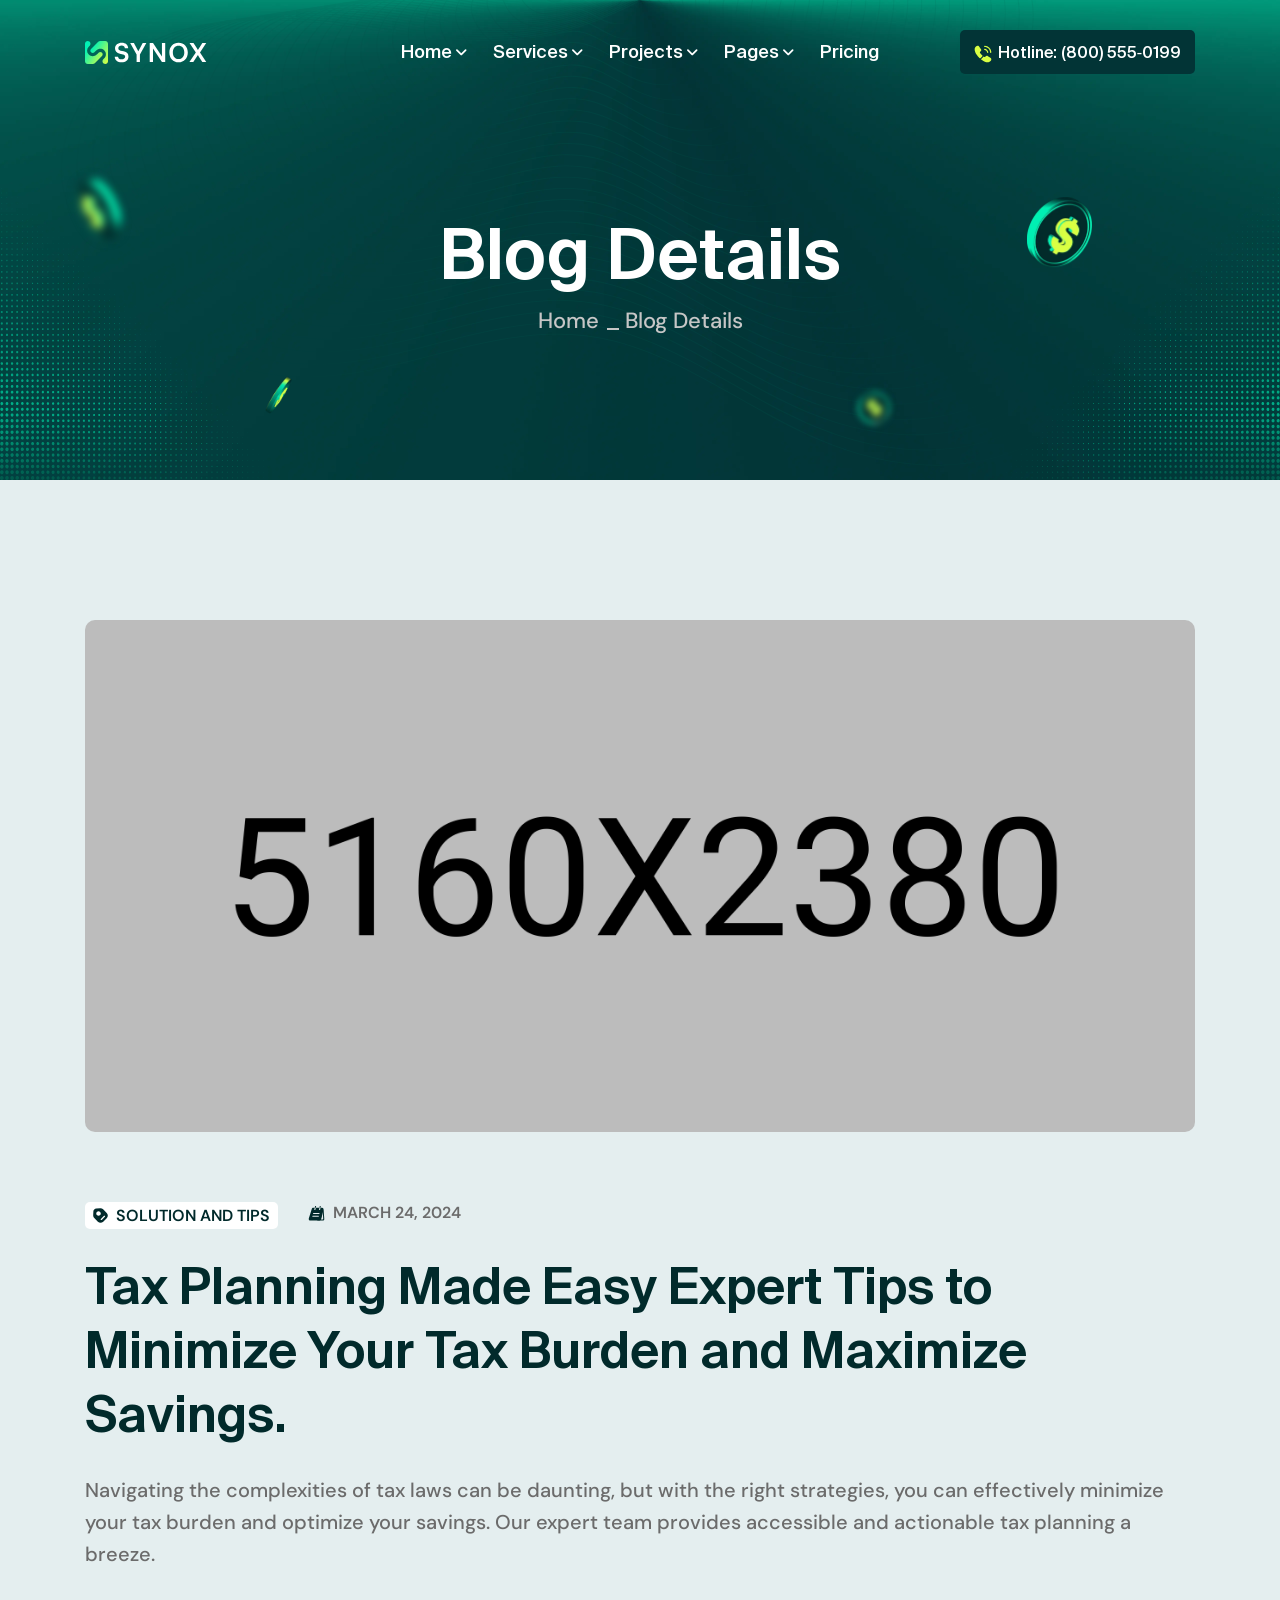
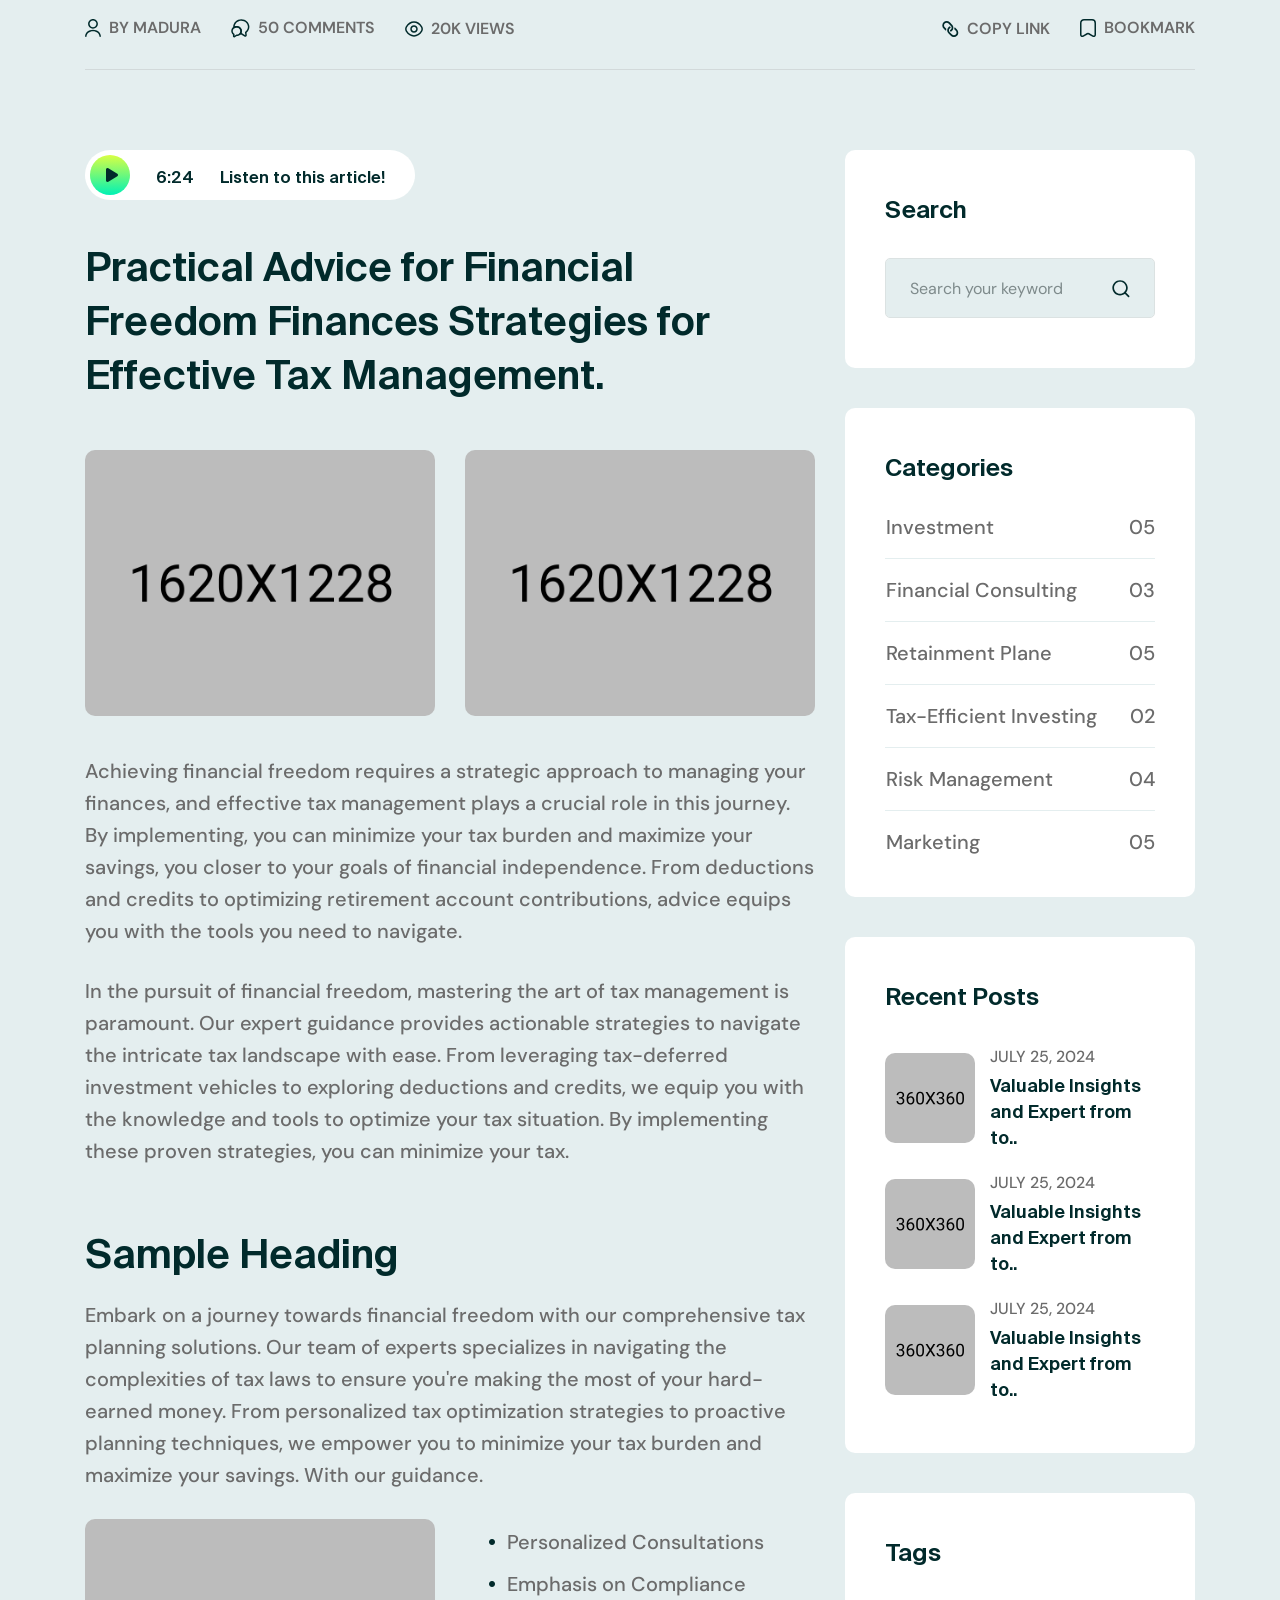
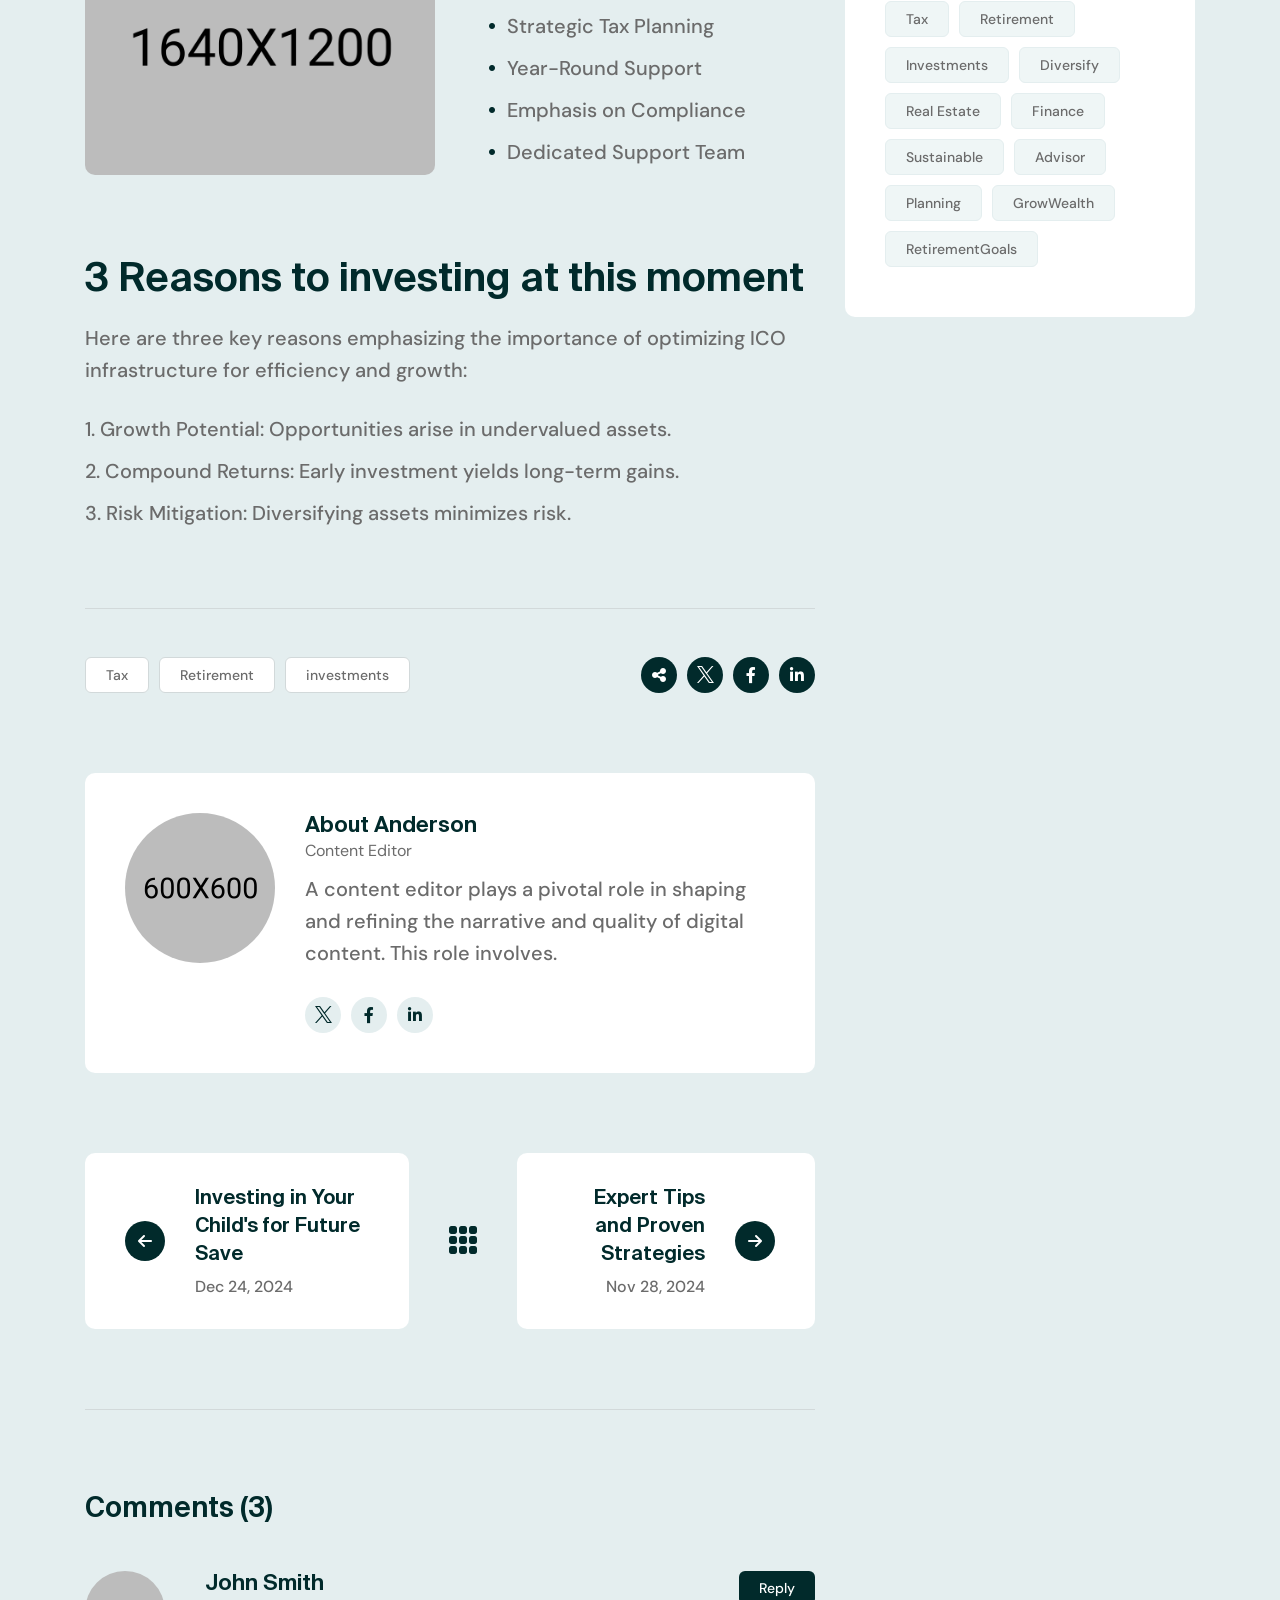
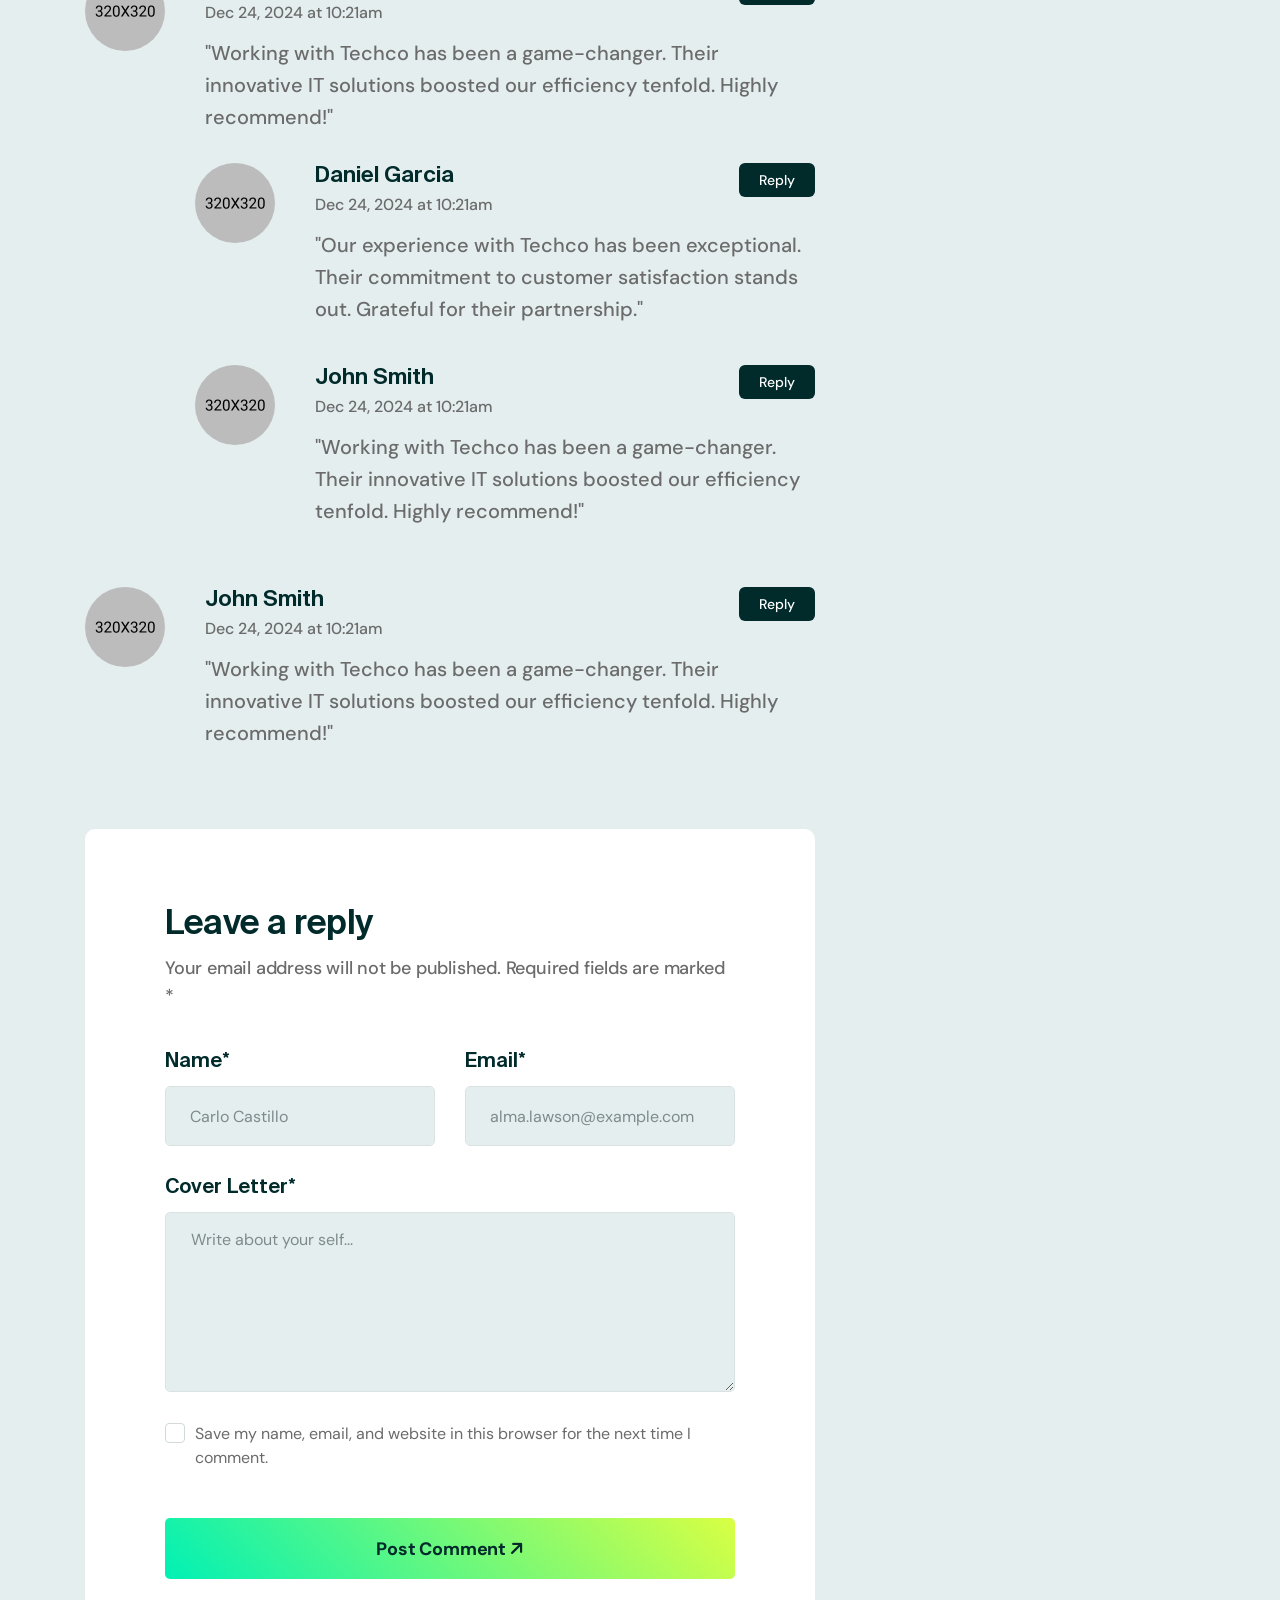
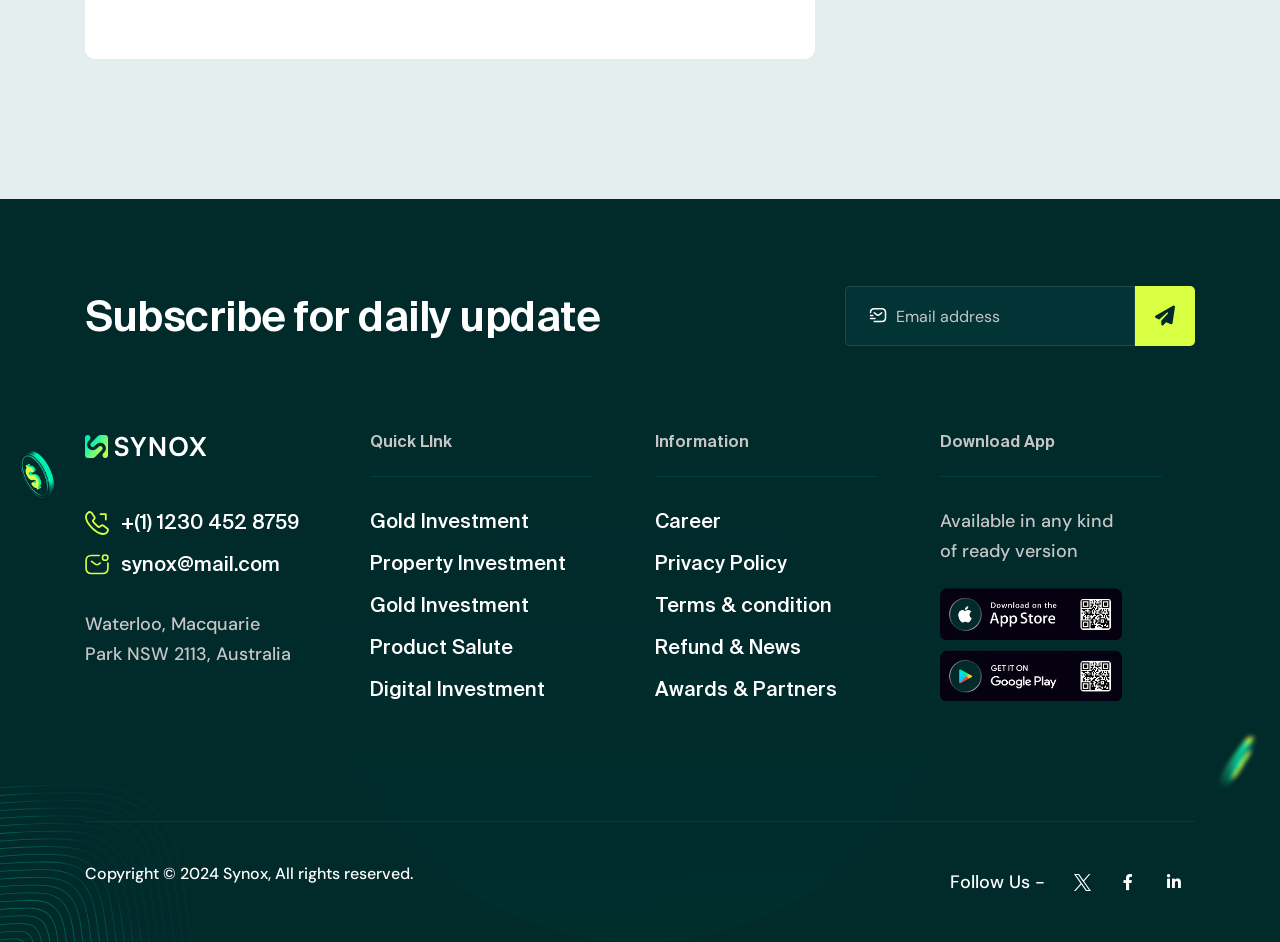
<file: blog_details.html>
<!doctype html>
<html lang="en">

  <head>

    <meta charset="utf-8">
    <meta name="viewport" content="width=device-width, initial-scale=1, shrink-to-fit=no">
    <meta http-equiv="x-ua-compatible" content="ie=edge">
    <meta name="thumbnail" content="assets/images/synox_page_thumbnail.webp">
    <meta name="description" content="Synox – Finance & Consulting Site Template.">
    <meta name="keywords" content="Finance & Consulting Bootstrap Site Template">
    <meta name="author" content="XpressBuddy">

    <title>Blog Details – Synox – Finance & Consulting Site Template.</title>
    <link rel="shortcut icon" href="assets/images/site_logo/favourite_icon.webp">

    <!-- Fraimwork - CSS Include -->
    <link rel="stylesheet" type="text/css" href="assets/css/bootstrap.min.css">

    <!-- Icon - CSS Include -->
    <link rel="stylesheet" type="text/css" href="assets/css/fontawesome.css">

    <!-- Animation - CSS Include -->
    <link rel="stylesheet" type="text/css" href="assets/css/animate.min.css">

    <!-- Carousel - CSS Include -->
    <link rel="stylesheet" type="text/css" href="assets/css/swiper-bundle.min.css">

    <!-- Video & Image Popup - CSS Include -->
    <link rel="stylesheet" type="text/css" href="assets/css/magnific-popup.min.css">

    <!-- Counter - CSS Include -->
    <link rel="stylesheet" type="text/css" href="assets/css/odometer.min.css">

    <!-- Custom - CSS Include -->
    <link rel="stylesheet" type="text/css" href="assets/css/style.css">

  </head>


  <body>

    <!-- Body Wrap - Start -->
    <div class="page_wrapper">

      <!-- Back To Top - Start -->
      <div class="backtotop">
        <a href="#" class="scroll">
          <i class="fa-solid fa-arrow-up"></i>
        </a>
      </div>
      <!-- Back To Top - End -->

      <!-- Site Header - Start
      ================================================== -->
      <header class="site_header header_layout_1">
        <div class="xb-header stricky">
          <div class="container">
            <div class="row align-items-center">
              <div class="col-lg-3 col-5">
                <div class="site_logo">
                  <a class="site_link" href="index.html">
                    <img src="assets/images/site_logo/site_logo_white.svg" alt="Site Logo White">
                    <img src="assets/images/site_logo/site_logo_black.svg" alt="Site Logo Black">
                  </a>
                </div>
              </div>
              <div class="col-lg-6 col-2">
                <nav class="main_menu navbar navbar-expand-lg">
                  <div class="main_menu_inner collapse navbar-collapse justify-content-lg-center" id="main_menu_dropdown">
                    <ul class="main_menu_list unordered_list justify-content-center">
                      <li class="dropdown">
                        <a class="nav-link" href="#" id="home_submenu" role="button" data-bs-toggle="dropdown" aria-expanded="false">
                          Home
                        </a>
                        <ul class="dropdown-menu" aria-labelledby="home_submenu">
                          <li><a href="index.html">Investment Solution</a></li>
                          <li><a href="index_online_banking.html">Online Banking</a></li>
                          <li><a href="index_payment_solutions.html">Payment Solutions</a></li>
                          <li><a href="index_insurance.html">Insurance</a></li>
                          <li><a href="index_car_insurance.html">Car Insurance</a></li>
                          <li><a href="index_financial_consulting.html">Financial Consulting</a></li>
                        </ul>
                      </li>
                      <li class="dropdown">
                        <a class="nav-link" href="#" id="services_submenu" role="button" data-bs-toggle="dropdown" aria-expanded="false">
                          Services
                        </a>
                        <ul class="dropdown-menu" aria-labelledby="services_submenu">
                          <li><a href="services.html">Our Services</a></li>
                          <li><a href="service_details.html">Service Details</a></li>
                        </ul>
                      </li>
                      <li class="dropdown">
                        <a class="nav-link" href="#" id="projects_submenu" role="button" data-bs-toggle="dropdown" aria-expanded="false">
                          Projects
                        </a>
                        <ul class="dropdown-menu" aria-labelledby="projects_submenu">
                          <li><a href="projects.html">Our Projects</a></li>
                          <li><a href="project_details.html">Project Details</a></li>
                        </ul>
                      </li>
                      <li class="dropdown active">
                        <a class="nav-link" href="#" id="pages_submenu" role="button" data-bs-toggle="dropdown" aria-expanded="false">
                          Pages
                        </a>
                        <ul class="dropdown-menu" aria-labelledby="pages_submenu">
                          <li><a href="contact.html">Help Center</a></li>
                          <li class="dropdown active">
                            <a class="nav-link" href="#" id="blog_submenu" role="button" data-bs-toggle="dropdown" aria-expanded="false">
                              Blogs
                            </a>
                            <ul class="dropdown-menu" aria-labelledby="blog_submenu">
                              <li><a href="blog.html">Our Blogs</a></li>
                              <li class="active"><a href="blog_details.html">Blog Details</a></li>
                            </ul>
                          </li>
                          <li class="dropdown">
                            <a class="nav-link" href="#" id="career_submenu" role="button" data-bs-toggle="dropdown" aria-expanded="false">
                              Career
                            </a>
                            <ul class="dropdown-menu" aria-labelledby="career_submenu">
                              <li><a href="career.html">Join Us</a></li>
                              <li><a href="career_details.html">Job Details</a></li>
                            </ul>
                          </li>
                          <li><a href="error.html">404 Error</a></li>
                        </ul>
                      </li>
                      <li><a href="pricing.html">Pricing</a></li>
                    </ul>
                  </div>
                </nav>
              </div>
              <div class="col-lg-3 col-5">
                <ul class="btns_group p-0 unordered_list justify-content-end">
                  <li>
                    <button class="mobile_menu_btn" type="button" data-bs-toggle="collapse" data-bs-target="#main_menu_dropdown" aria-expanded="false" aria-label="Toggle navigation">
                      <i class="far fa-bars"></i>
                    </button>
                  </li>
                  <li>
                    <a class="hotline_btn" href="tel:8005550199">
                      <span class="btn_icon">
                        <img src="assets/images/icons/icon_calling.svg" alt="Icon Calling">
                      </span>
                      <span class="btn_label" data-text="Hotline: (800) 555‑0199">Hotline: (800) 555‑0199</span>
                    </a>
                  </li>
                </ul>
              </div>
            </div>
          </div>
        </div>
      </header>
      <!-- Site Header - End
      ================================================== -->

      <!-- Main Body - Start
      ================================================== -->
      <main class="page_content">

        <!-- Page Header - Start
        ================================================== -->
        <section class="page_header text-center bg-dark section_decoration overflow-hidden" style="background-image: url('assets/images/backgrounds/page_header_bg_1.webp');">
          <div class="container">
            <h1 class="page_title text-white">Blog Details</h1>
            <ul class="breadcrumb_nav unordered_list justify-content-center">
              <li><a href="index.html">Home</a></li>
              <li class="active"><a href="#!">Blog Details</a></li>
            </ul>
          </div>
          <div class="decoration_item shape_nate">
            <img src="assets/images/shapes/shape_nate.svg" alt="Shape Nate">
          </div>
          <div class="decoration_item shape_dollar_1 wow fadeInUp" data-wow-delay=".2s">
            <img src="assets/images/shapes/shape_dollar_1.webp"  data-parallax='{"y" : 100, "smoothness": 10}' alt="Shape Dollar">
          </div>
          <div class="decoration_item shape_dollar_2 wow fadeInUp" data-wow-delay=".2s">
            <img src="assets/images/shapes/shape_dollar_2.webp" data-parallax='{"y" : 100, "smoothness": 10}' alt="Shape Dollar">
          </div>
          <div class="decoration_item shape_dollar_3 wow fadeInUp" data-wow-delay=".3s">
            <img src="assets/images/shapes/shape_dollar_3.webp" data-parallax='{"y" : -100, "smoothness": 10}' alt="Shape Dollar">
          </div>
          <div class="decoration_item shape_dollar_4 wow fadeInUp" data-wow-delay=".3s">
            <img src="assets/images/shapes/shape_dollar_4.webp" data-parallax='{"y" : -100, "smoothness": 10}' alt="Shape Dollar">
          </div>
          <div class="decoration_item shape_pattern_1">
            <img src="assets/images/shapes/breadcrumb_shape_pattern_1.svg" alt="Shape Pattern">
          </div>
          <div class="decoration_item shape_pattern_2">
            <img src="assets/images/shapes/breadcrumb_shape_pattern_2.svg" alt="Shape Pattern">
          </div>
        </section>
        <!-- Page Header - End
        ================================================== -->

        <!-- Blog Details Section - Start
        ================================================== -->
        <section class="blog_details_section section_space bg-light">
          <div class="container">
            <div class="item_details_image">
              <img src="assets/images/blogs/blog_details_image_1.webp" alt="Blog Details Image">
            </div>
            <div class="item_details_content">
              <ul class="post_meta unordered_list mb-4 text-uppercase">
                <li>
                  <a class="bg-white text-dark" href="#!">
                    <span class="meta_icon">
                      <img src="assets/images/icons/icon_tag.svg" alt="Icon tag">
                    </span>
                    <span class="meta_label">Solution and Tips</span>
                  </a>
                </li>
                <li>
                  <a href="#!">
                    <span class="meta_icon">
                      <img src="assets/images/icons/icon_calendar.svg" alt="Icon Calendar">
                    </span>
                    <span class="meta_label">March 24, 2024</span>
                  </a>
                </li>
              </ul>
              <h2 class="item_details_heading">
                Tax Planning Made Easy Expert Tips to Minimize Your Tax Burden and Maximize Savings.
              </h2>
              <p class="mb-5">
                Navigating the complexities of tax laws can be daunting, but with the  right strategies, you can effectively minimize your tax burden and  optimize your savings. Our expert team provides accessible and  actionable tax planning a breeze.
              </p>
              <div class="row">
                <div class="col-md-6">
                  <ul class="post_meta unordered_list text-uppercase">
                    <li>
                      <a href="#!">
                        <span class="meta_icon">
                          <img src="assets/images/icons/icon_user.svg" alt="Icon User">
                        </span>
                        <span class="meta_label">by Madura</span>
                      </a>
                    </li>
                    <li>
                      <a href="#!">
                        <span class="meta_icon">
                          <img src="assets/images/icons/icon_comment.svg" alt="Icon Comment">
                        </span>
                        <span class="meta_label">50 Comments</span>
                      </a>
                    </li>
                    <li>
                      <a href="#!">
                        <span class="meta_icon">
                          <img src="assets/images/icons/icon_eye.svg" alt="Icon Eye">
                        </span>
                        <span class="meta_label">20k Views</span>
                      </a>
                    </li>
                  </ul>
                </div>
                <div class="col-md-6">
                  <ul class="post_meta unordered_list justify-content-md-end text-uppercase">
                    <li>
                      <a href="#!">
                        <span class="meta_icon">
                          <img src="assets/images/icons/icon_link.svg" alt="Icon Link">
                        </span>
                        <span class="meta_label">Copy Link</span>
                      </a>
                    </li>
                    <li>
                      <a href="#!">
                        <span class="meta_icon">
                          <img src="assets/images/icons/icon_bookmark.svg" alt="Icon Bookmark">
                        </span>
                        <span class="meta_label">Bookmark</span>
                      </a>
                    </li>
                  </ul>
                </div>
              </div>
              <hr class="mt-4">
            </div>
            <div class="row">
              <div class="col-lg-8">
                <div class="item_details_content">
                  <div class="post_audio">
                    <button class="audio_play_btn" type="button">
                      <i class="fa-solid fa-play"></i>
                      <span>6:24</span>
                      <span>Listen to this article!</span>
                    </button>
                  </div>
                  <h3 class="item_details_info_heading mt-0 mb-md-5">
                    Practical Advice for Financial Freedom Finances  Strategies for Effective Tax Management.
                  </h3>
                  <div class="row mb-4">
                    <div class="col-md-6 col-sm-6">
                      <div class="image_block rounded">
                        <img src="assets/images/blogs/blog_image_10.webp" alt="Blog Image">
                      </div>
                    </div>
                    <div class="col-md-6 col-sm-6">
                      <div class="image_block rounded">
                        <img src="assets/images/blogs/blog_image_11.webp" alt="Blog Image">
                      </div>
                    </div>
                  </div>
                  <p>
                    Achieving financial freedom requires a strategic approach to managing  your finances, and effective tax management plays a crucial role in this  journey. By implementing, you can minimize your  tax burden and maximize your savings, you closer to your goals  of financial independence. From  deductions and credits  to optimizing retirement account contributions, advice  equips you with the tools you need to navigate.
                  </p>
                  <p>
                    In the pursuit of financial freedom, mastering the art of tax management  is paramount. Our expert guidance provides actionable strategies to  navigate the intricate tax landscape with ease. From leveraging  tax-deferred investment vehicles to exploring deductions and credits, we  equip you with the knowledge and tools to optimize your tax situation. By implementing these proven strategies, you can minimize your tax.
                  </p>
                  <h3 class="item_details_info_heading">Sample Heading</h3>
                  <p>
                    Embark on a journey towards financial freedom with our comprehensive tax  planning solutions. Our team of experts specializes in navigating the  complexities of tax laws to ensure you're making the most of your  hard-earned money. From personalized tax optimization strategies to  proactive planning techniques, we empower you to minimize your tax  burden and maximize your savings. With our guidance.
                  </p>
                  <div class="row mb-4 align-items-center">
                    <div class="col-md-6">
                      <div class="image_block rounded">
                        <img src="assets/images/blogs/blog_image_12.webp" alt="Blog Image">
                      </div>
                    </div>
                    <div class="col-md-6">
                      <ul class="iconlist_block unordered_list_block ps-lg-4">
                        <li>
                          <span class="iconlist_icon text-dark">
                            <i class="fa-solid fa-circle"></i>
                          </span>
                          <span class="iconlist_text">
                            Personalized Consultations
                          </span>
                        </li>
                        <li>
                          <span class="iconlist_icon text-dark">
                            <i class="fa-solid fa-circle"></i>
                          </span>
                          <span class="iconlist_text">
                            Emphasis on Compliance
                          </span>
                        </li>
                        <li>
                          <span class="iconlist_icon text-dark">
                            <i class="fa-solid fa-circle"></i>
                          </span>
                          <span class="iconlist_text">
                            Strategic Tax Planning
                          </span>
                        </li>
                        <li>
                          <span class="iconlist_icon text-dark">
                            <i class="fa-solid fa-circle"></i>
                          </span>
                          <span class="iconlist_text">
                            Year-Round Support
                          </span>
                        </li>
                        <li>
                          <span class="iconlist_icon text-dark">
                            <i class="fa-solid fa-circle"></i>
                          </span>
                          <span class="iconlist_text">
                            Emphasis on Compliance
                          </span>
                        </li>
                        <li>
                          <span class="iconlist_icon text-dark">
                            <i class="fa-solid fa-circle"></i>
                          </span>
                          <span class="iconlist_text">
                            Dedicated Support Team
                          </span>
                        </li>
                      </ul>
                    </div>
                  </div>
                  <h3 class="item_details_info_heading">3 Reasons to investing at this moment</h3>
                  <p>
                    Here are three key reasons emphasizing the importance of optimizing ICO infrastructure for efficiency and growth:
                  </p>
                  <ul class="iconlist_block unordered_list_block">
                    <li>
                      <span class="iconlist_text">
                        1. Growth Potential: Opportunities arise in undervalued assets.
                      </span>
                    </li>
                    <li>
                      <span class="iconlist_text">
                        2. Compound Returns: Early investment yields long-term gains.
                      </span>
                    </li>
                    <li>
                      <span class="iconlist_text">
                        3. Risk Mitigation: Diversifying assets minimizes risk.
                      </span>
                    </li>
                  </ul>
                  <hr class="mb-5">
                  <div class="row">
                    <div class="col-md-6">
                      <ul class="tags_block unordered_list">
                        <li><a href="#!">Tax</a></li>
                        <li><a href="#!">Retirement</a></li>
                        <li><a href="#!">investments</a></li>
                      </ul>
                    </div>
                    <div class="col-md-6">
                      <ul class="social_icons_block unordered_list justify-content-md-end">
                        <li><a aria-label="Social Share" href="#!"><i class="fa-solid fa-share-nodes"></i></a></li>
                        <li>
                          <a aria-label="Twitter X" href="#!">
                            <svg viewBox="0 0 15 15" xmlns="http://www.w3.org/2000/svg">
                              <path d="M8.92704 6.35148L14.5111 0H13.1879L8.33921 5.5149L4.4666 0H0L5.85615 8.3395L0 15H1.32333L6.44364 9.17608L10.5334 15H15L8.92671 6.35148H8.92704ZM7.11456 8.41297L6.52121 7.58255L1.80014 0.974755H3.83269L7.64265 6.30746L8.236 7.13788L13.1885 14.0696H11.156L7.11456 8.41329V8.41297Z"></path>
                            </svg>
                          </a>
                        </li>
                        <li><a aria-label="Facebook" href="#!"><i class="fa-brands fa-facebook-f"></i></a></li>
                        <li><a aria-label="Linkedin" href="#!"><i class="fa-brands fa-linkedin-in"></i></a></li>
                      </ul>
                    </div>
                  </div>
                  <div class="postabmin_block">
                    <div class="admin_image">
                      <img src="assets/images/avatar/avatar_image_7.webp" alt="Avatar Image">
                    </div>
                    <div class="admin_content">
                      <h4 class="admin_name">About Anderson</h4>
                      <span class="admin_designation">Content Editor</span>
                      <p>
                        A content editor plays a pivotal role in shaping and refining the narrative and quality of digital content. This role involves.
                      </p>
                      <ul class="social_icons_block unordered_list">
                        <li>
                          <a aria-label="Twitter X" href="#!">
                            <svg viewBox="0 0 15 15" xmlns="http://www.w3.org/2000/svg">
                              <path d="M8.92704 6.35148L14.5111 0H13.1879L8.33921 5.5149L4.4666 0H0L5.85615 8.3395L0 15H1.32333L6.44364 9.17608L10.5334 15H15L8.92671 6.35148H8.92704ZM7.11456 8.41297L6.52121 7.58255L1.80014 0.974755H3.83269L7.64265 6.30746L8.236 7.13788L13.1885 14.0696H11.156L7.11456 8.41329V8.41297Z"></path>
                            </svg>
                          </a>
                        </li>
                        <li><a aria-label="Facebook" href="#!"><i class="fa-brands fa-facebook-f"></i></a></li>
                        <li><a aria-label="Linkedin" href="#!"><i class="fa-brands fa-linkedin-in"></i></a></li>
                      </ul>
                    </div>
                  </div>
                  <div class="other_post_nav">
                    <a href="#!">
                      <i class="fa-solid fa-arrow-left"></i>
                      <span>
                        <strong>
                          Investing in Your Child's for Future Save
                        </strong>
                        <small>Dec 24, 2024</small>
                      </span>
                    </a>
                    <a href="#!">
                      <i class="fa-solid fa-grid"></i>
                    </a>
                    <a href="#!">
                      <i class="fa-solid fa-arrow-right"></i>
                      <span>
                        <strong>
                          Expert Tips and Proven Strategies
                        </strong>
                        <small>Nov 28, 2024</small>
                      </span>
                    </a>
                  </div>
                  <hr>
                  <div class="comment_area">
                    <h3 class="details_item_info_title mb-5">Comments (3)</h3>
                    <ul class="comments_list unordered_list_block">
                      <li>
                        <div class="comment_item">
                          <div class="comment_author_thumbnail">
                            <img src="assets/images/avatar/avatar_image_8.webp" alt="Techco - Comment Author Avatar">
                          </div>
                          <div class="comment_author_content">
                            <h4 class="comment_author_name">John Smith</h4>
                            <div class="comment_time">Dec 24, 2024 at 10:21am</div>
                            <p class="mb-0">
                              "Working with Techco has been a game-changer. Their innovative IT solutions boosted our efficiency tenfold. Highly recommend!"
                            </p>
                            <a class="comment_reply_btn" href="#!">Reply</a>
                          </div>
                        </div>
                        <ul class="comments_list unordered_list_block">
                          <li>
                            <div class="comment_item">
                              <div class="comment_author_thumbnail">
                                <img src="assets/images/avatar/avatar_image_9.webp" alt="Techco - Comment Author Avatar">
                              </div>
                              <div class="comment_author_content">
                                <h4 class="comment_author_name">Daniel Garcia</h4>
                                <div class="comment_time">Dec 24, 2024 at 10:21am</div>
                                <p class="mb-0">
                                  "Our experience with Techco has been exceptional. Their commitment to customer satisfaction stands out. Grateful for their partnership."
                                </p>
                                <a class="comment_reply_btn" href="#!">Reply</a>
                              </div>
                            </div>
                          </li>
                          <li>
                            <div class="comment_item">
                              <div class="comment_author_thumbnail">
                                <img src="assets/images/avatar/avatar_image_8.webp" alt="Techco - Comment Author Avatar">
                              </div>
                              <div class="comment_author_content">
                                <h4 class="comment_author_name">John Smith</h4>
                                <div class="comment_time">Dec 24, 2024 at 10:21am</div>
                                <p class="mb-0">
                                  "Working with Techco has been a game-changer. Their innovative IT solutions boosted our efficiency tenfold. Highly recommend!"
                                </p>
                                <a class="comment_reply_btn" href="#!">Reply</a>
                              </div>
                            </div>
                          </li>
                        </ul>
                      </li>
                      <li>
                        <div class="comment_item">
                          <div class="comment_author_thumbnail">
                            <img src="assets/images/avatar/avatar_image_10.webp" alt="Techco - Comment Author Avatar">
                          </div>
                          <div class="comment_author_content">
                            <h4 class="comment_author_name">John Smith</h4>
                            <div class="comment_time">Dec 24, 2024 at 10:21am</div>
                            <p class="mb-0">
                              "Working with Techco has been a game-changer. Their innovative IT solutions boosted our efficiency tenfold. Highly recommend!"
                            </p>
                            <a class="comment_reply_btn" href="#!">Reply</a>
                          </div>
                        </div>
                      </li>
                    </ul>
                  </div>

                  <div class="comment_form">
                    <div class="heading_block">
                      <h3 class="heading_text">
                        Leave a reply
                      </h3>
                      <p class="heading_description mb-0">
                        Your email address will not be published. Required fields are marked * 
                      </p>
                    </div>
                    <form action="#">
                      <div class="row">
                        <div class="col-md-6">
                          <div class="form-group">
                            <label class="input_title" for="input_name">Name<sup>*</sup></label>
                            <input id="input_name" class="form-control" type="text" name="name" placeholder="Carlo Castillo" required>
                          </div>
                        </div>
                        <div class="col-md-6">
                          <div class="form-group">
                            <label class="input_title" for="input_email">Email<sup>*</sup></label>
                            <input id="input_email" class="form-control" type="email" name="email" placeholder="alma.lawson@example.com" required>
                          </div>
                        </div>
                        <div class="col-12">
                          <div class="form-group">
                            <label class="input_title" for="input_message">Cover Letter<sup>*</sup></label>
                            <textarea id="input_message" class="form-control" name="message" placeholder="Write about your self..." required></textarea>
                          </div>
                          <div class="form-check mb-5">
                            <input class="form-check-input" type="checkbox" id="checkbox_save">
                            <label class="form-check-label" for="checkbox_save">
                              Save my name, email, and website in this browser for the next time I comment.
                            </label>
                          </div>
                          <button class="btn text-dark" type="submit">
                            <span class="btn_label">Post Comment</span>
                            <span class="btn_icon"><i class="fa-solid fa-arrow-up-right"></i></span>
                          </button>
                        </div>
                      </div>
                    </form>
                  </div>
                </div>
              </div>
              <div class="col-lg-4">
                <aside class="sidebar">
                  <div class="sidebar_widget">
                    <h3 class="sidebar_widget_title">Search</h3>
                    <div class="form-group">
                      <input class="form-control" type="search" name="search" placeholder="Search your keyword">
                      <button type="submit" class="icon_block">
                        <img src="assets/images/icons/icon_search_2.svg" alt="Icon Search">
                      </button>
                    </div>
                  </div>
                  <div class="sidebar_widget pb-4">
                    <h3 class="sidebar_widget_title mb-3">Categories</h3>
                    <ul class="category_list_block unordered_list_block">
                      <li>
                        <a href="#">
                          <span>
                            <i class="fa-regular fa-arrow-up-right"></i>
                            Investment
                          </span>
                          <span>05</span>
                        </a>
                      </li>
                      <li>
                        <a href="#">
                          <span>
                            <i class="fa-regular fa-arrow-up-right"></i>
                            Financial Consulting
                          </span>
                          <span>03</span>
                        </a>
                      </li>
                      <li>
                        <a href="#">
                          <span>
                            <i class="fa-regular fa-arrow-up-right"></i>
                            Retainment Plane
                          </span>
                          <span>05</span>
                        </a>
                      </li>
                      <li>
                        <a href="#">
                          <span>
                            <i class="fa-regular fa-arrow-up-right"></i>
                            Tax-Efficient Investing
                          </span>
                          <span>02</span>
                        </a>
                      </li>
                      <li>
                        <a href="#">
                          <span>
                            <i class="fa-regular fa-arrow-up-right"></i>
                            Risk Management
                          </span>
                          <span>04</span>
                        </a>
                      </li>
                      <li>
                        <a href="#">
                          <span>
                            <i class="fa-regular fa-arrow-up-right"></i>
                            Marketing
                          </span>
                          <span>05</span>
                        </a>
                      </li>
                    </ul>
                  </div>
                  <div class="sidebar_widget">
                    <h3 class="sidebar_widget_title">Recent Posts</h3>
                    <ul class="recent_post_block unordered_list_block">
                      <li>
                        <a href="#!">
                          <span class="post_image">
                            <img src="assets/images/blogs/recent_blog_post_image_1.webp" alt="recent Blog Post Image">
                          </span>
                          <span class="post_content">
                            <small class="post_date">July 25, 2024</small>
                            <strong class="post_title">
                              Valuable Insights and Expert from to..
                            </strong>
                          </span>
                        </a>
                      </li>
                      <li>
                        <a href="#!">
                          <span class="post_image">
                            <img src="assets/images/blogs/recent_blog_post_image_2.webp" alt="recent Blog Post Image">
                          </span>
                          <span class="post_content">
                            <small class="post_date">July 25, 2024</small>
                            <strong class="post_title">
                              Valuable Insights and Expert from to..
                            </strong>
                          </span>
                        </a>
                      </li>
                      <li>
                        <a href="#!">
                          <span class="post_image">
                            <img src="assets/images/blogs/recent_blog_post_image_3.webp" alt="recent Blog Post Image">
                          </span>
                          <span class="post_content">
                            <small class="post_date">July 25, 2024</small>
                            <strong class="post_title">
                              Valuable Insights and Expert from to..
                            </strong>
                          </span>
                        </a>
                      </li>
                    </ul>
                  </div>
                  <div class="sidebar_widget">
                    <h3 class="sidebar_widget_title">Tags</h3>
                    <ul class="tags_block unordered_list">
                      <li><a href="#!">Tax</a></li>
                      <li><a href="#!">Retirement</a></li>
                      <li><a href="#!">Investments</a></li>
                      <li><a href="#!">Diversify</a></li>
                      <li><a href="#!">Real Estate</a></li>
                      <li><a href="#!">Finance</a></li>
                      <li><a href="#!">Sustainable</a></li>
                      <li><a href="#!">Advisor</a></li>
                      <li><a href="#!">Planning</a></li>
                      <li><a href="#!">GrowWealth</a></li>
                      <li><a href="#!">RetirementGoals</a></li>
                    </ul>
                  </div>
                </aside>
              </div>
            </div>
          </div>
        </section>
        <!-- Blog Details Section - End
        ================================================== -->

      </main>
      <!-- Main Body - End
      ================================================== -->

      <!-- Site Footer - Start
      ================================================== -->
      <footer class="site_footer footer_layout_1 bg-dark section_decoration">
        <div class="container">
          <div class="footer_newsletter pb-0">
            <div class="row align-items-center justify-content-lg-between">
              <div class="col-lg-6">
                <div class="heading_block mb-0 text-white">
                  <h2 class="heading_text mb-0">
                    Subscribe for daily update
                  </h2>
                </div>
              </div>
              <div class="col-lg-4">
                <form class="newsletter_input" action="#">
                  <label for="footer_newsletter_input">
                    <img src="assets/images/icons/icon_email.svg" alt="Icon Email">
                  </label>
                  <input id="footer_newsletter_input" type="email" name="email" placeholder="Email address">
                  <button class="submit_btn" type="submit">
                    <i class="fa-solid fa-paper-plane"></i>
                  </button>
                </form>
              </div>
            </div>
          </div>

          <div class="footer_content_wrapper">
            <div class="row">
              <div class="col-lg-3">
                <div class="site_logo">
                  <a class="site_link" href="index.html">
                    <img src="assets/images/site_logo/site_logo_white.svg" alt="Site Logo">
                  </a>
                </div>
                <ul class="iconlist_block unordered_list_block">
                  <li>
                    <a href="tel:+112304528759">
                      <span class="iconlist_icon">
                        <img src="assets/images/icons/icon_calling_2.svg" alt="Icon Calling">
                      </span>
                      <span class="iconlist_text">+(1) 1230 452 8759</span>
                    </a>
                  </li>
                  <li>
                    <a href="mailto:synox@mail.com">
                      <span class="iconlist_icon">
                        <img src="assets/images/icons/icon_email_2.svg" alt="Icon Email">
                      </span>
                      <span class="iconlist_text">synox@mail.com</span>
                    </a>
                  </li>
                </ul>
                <p class="mb-0 pe-lg-5">
                  Waterloo, Macquarie Park NSW 2113, Australia
                </p>
              </div>
              <div class="col-lg-3 pe-lg-5">
                <h3 class="footer_info_title">Quick LInk</h3>
                <ul class="iconlist_block unordered_list_block">
                  <li>
                    <a href="#!">
                      <span class="iconlist_text">Gold Investment</span>
                    </a>
                  </li>
                  <li>
                    <a href="#!">
                      <span class="iconlist_text">Property Investment</span>
                    </a>
                  </li>
                  <li>
                    <a href="#!">
                      <span class="iconlist_text">Gold Investment</span>
                    </a>
                  </li>
                  <li>
                    <a href="#!">
                      <span class="iconlist_text">Product Salute</span>
                    </a>
                  </li>
                  <li>
                    <a href="#!">
                      <span class="iconlist_text">Digital Investment</span>
                    </a>
                  </li>
                </ul>
              </div>
              <div class="col-lg-3 pe-lg-5">
                <h3 class="footer_info_title">Information</h3>
                <ul class="iconlist_block unordered_list_block">
                  <li>
                    <a href="#!">
                      <span class="iconlist_text">Career</span>
                    </a>
                  </li>
                  <li>
                    <a href="#!">
                      <span class="iconlist_text">Privacy Policy</span>
                    </a>
                  </li>
                  <li>
                    <a href="#!">
                      <span class="iconlist_text">Terms & condition</span>
                    </a>
                  </li>
                  <li>
                    <a href="#!">
                      <span class="iconlist_text">Refund & News</span>
                    </a>
                  </li>
                  <li>
                    <a href="#!">
                      <span class="iconlist_text">Awards & Partners</span>
                    </a>
                  </li>
                </ul>
              </div>
              <div class="col-lg-3 pe-lg-5">
                <h3 class="footer_info_title">Download App</h3>
                <p class="pe-lg-5">
                  Available in any kind of ready version
                </p>
                <ul class="app_download_btns unordered_list_block">
                  <li>
                    <a href="#">
                      <img src="assets/images/app_store.webp" alt="App Store">
                    </a>
                  </li>
                  <li>
                    <a href="#">
                      <img src="assets/images/google_play.webp" alt="Google Play">
                    </a>
                  </li>
                </ul>
              </div>
            </div>
          </div>

          <div class="footer_bottom">
            <div class="row">
              <div class="col-md-6">
                <p class="copyright_text mb-0 text-white">
                  Copyright © 2024 Synox, All rights reserved.
                </p>
              </div>
              <div class="col-md-6">
                <div class="d-flex align-items-center justify-content-center justify-content-md-end">
                  <p class="mb-0 text-white">Follow Us -</p>
                  <ul class="social_icons_block unordered_list ms-3">
                    <li>
                      <a aria-label="Twitter X" href="#!">
                        <svg viewBox="0 0 15 15" xmlns="http://www.w3.org/2000/svg">
                          <path d="M8.92704 6.35148L14.5111 0H13.1879L8.33921 5.5149L4.4666 0H0L5.85615 8.3395L0 15H1.32333L6.44364 9.17608L10.5334 15H15L8.92671 6.35148H8.92704ZM7.11456 8.41297L6.52121 7.58255L1.80014 0.974755H3.83269L7.64265 6.30746L8.236 7.13788L13.1885 14.0696H11.156L7.11456 8.41329V8.41297Z"/>
                        </svg>
                      </a>
                    </li>
                    <li><a aria-label="Facebook" href="#!"><i class="fa-brands fa-facebook-f"></i></a></li>
                    <li><a aria-label="Linkedin" href="#!"><i class="fa-brands fa-linkedin-in"></i></a></li>
                  </ul>
                </div>
              </div>
            </div>
          </div>
        </div>
        <div class="decoration_item shape_finto">
          <img src="assets/images/shapes/shape_finto.svg" alt="Shape Finto">
        </div>
        <div class="decoration_item shape_finto">
          <img src="assets/images/shapes/shape_finto.svg" alt="Shape Finto">
        </div>
        <div class="decoration_item shape_nate">
          <img src="assets/images/shapes/shape_nate_2.svg" alt="Shape Nate">
        </div>
        <div class="decoration_item shape_dollar_1">
          <img src="assets/images/shapes/shape_dollar_5.webp" data-parallax='{"y" : 100, "smoothness": 10}' alt="Shape Nate">
        </div>
        <div class="decoration_item shape_dollar_2">
          <img src="assets/images/shapes/shape_dollar_3.webp" data-parallax='{"y" : -100, "smoothness": 10}' alt="Shape Nate">
        </div>
      </footer>
      <!-- Site Footer - End
      ================================================== -->

    </div>
    <!-- Body Wrap - End -->

    <!-- Fraimwork - Jquery Include -->
    <script src="assets/js/jquery.min.js"></script>
    <script src="assets/js/popper.min.js"></script>
    <script src="assets/js/bootstrap.min.js"></script>
    <script src="assets/js/bootstrap-dropdown-ml-hack.min.js"></script>

    <!-- Carousel - Jquery Include -->
    <script src="assets/js/swiper-bundle.min.js"></script>

    <!-- Animations - jquery include -->
    <script src="assets/js/parallaxie.js"></script>
    <script src="assets/js/parallax-scroll.js"></script>
    <script src="assets/js/wow.min.js"></script>

    <!-- Video & Image Popup - Jquery Include -->
    <script src="assets/js/magnific-popup.min.js"></script>

    <!-- Counter - Jquery Include -->
    <script src="assets/js/appear.min.js"></script>
    <script src="assets/js/odometer.min.js"></script>

    <!-- Content Auto Sliding - jquery include -->
    <script src="assets/js/ticker.min.js"></script>

    <!-- Custom - Jquery Include -->
    <script src="assets/js/main.js"></script>

  </body>
</html>
</file>
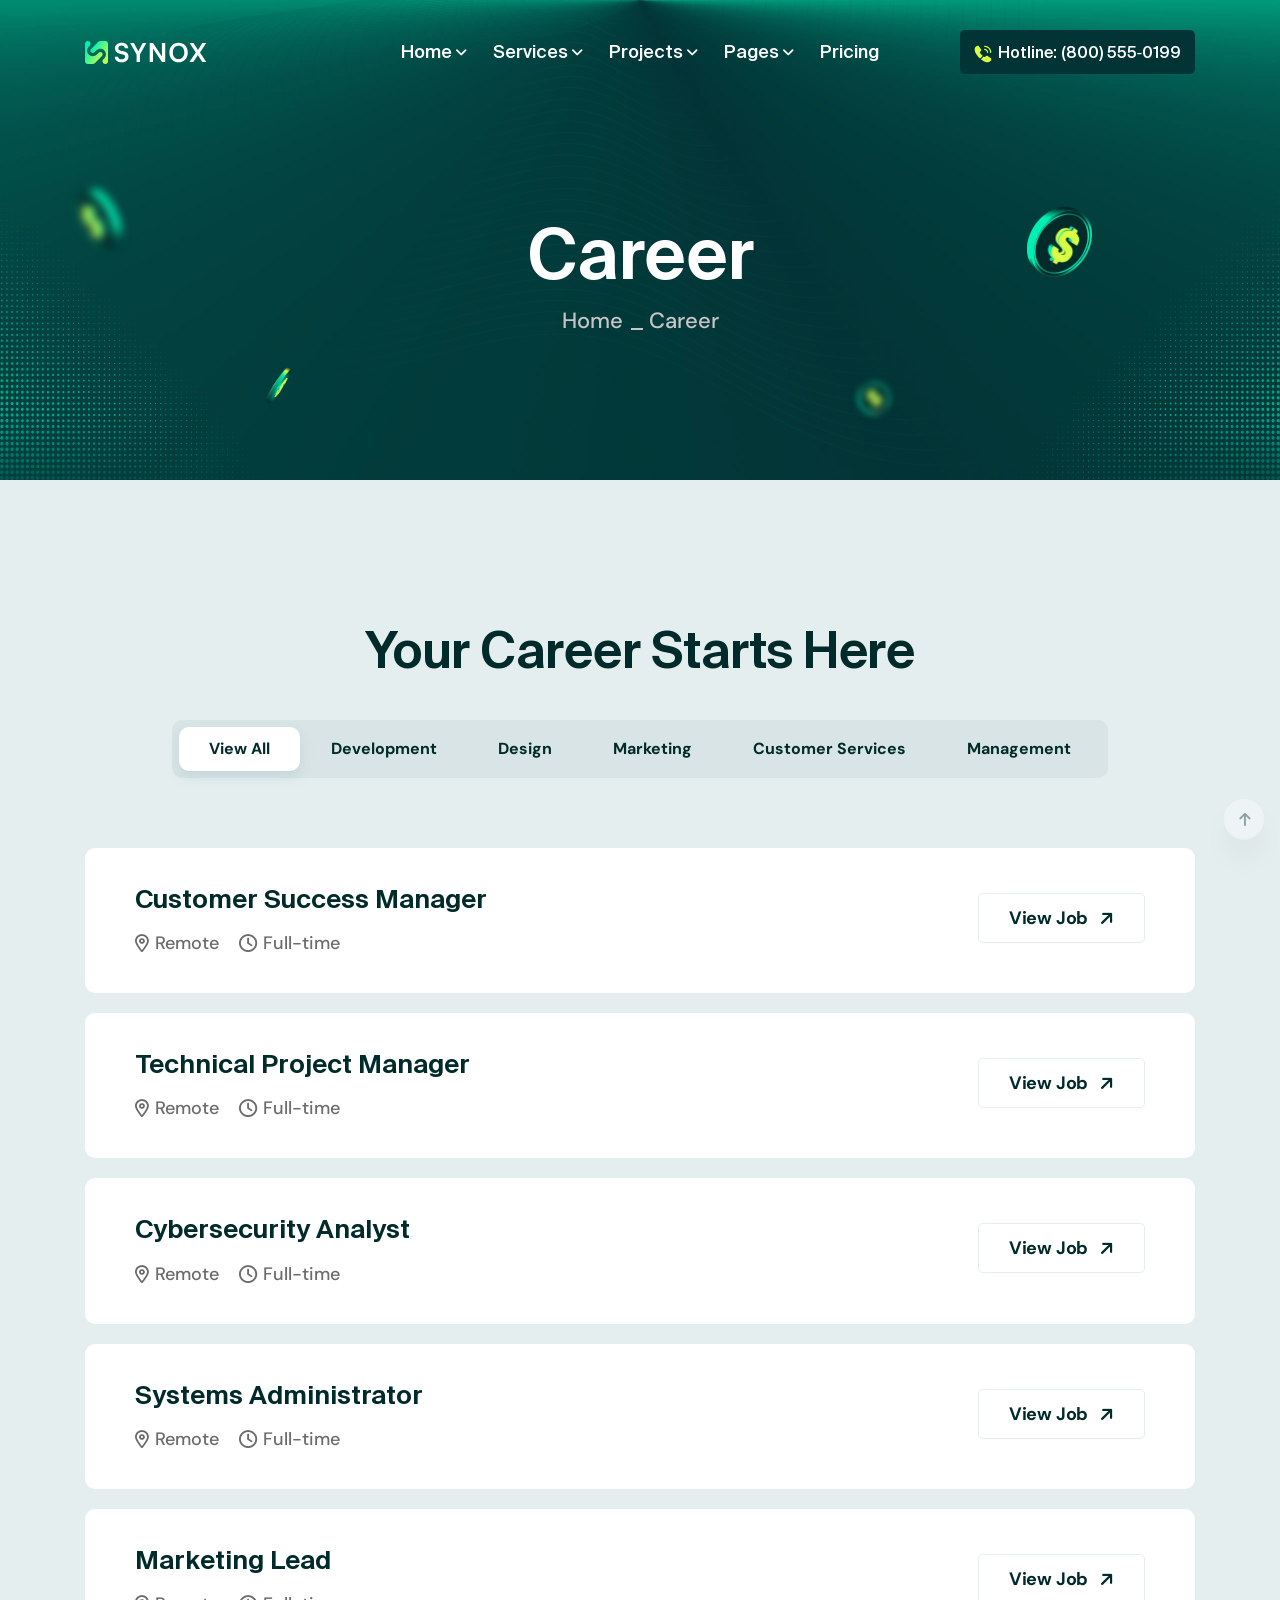
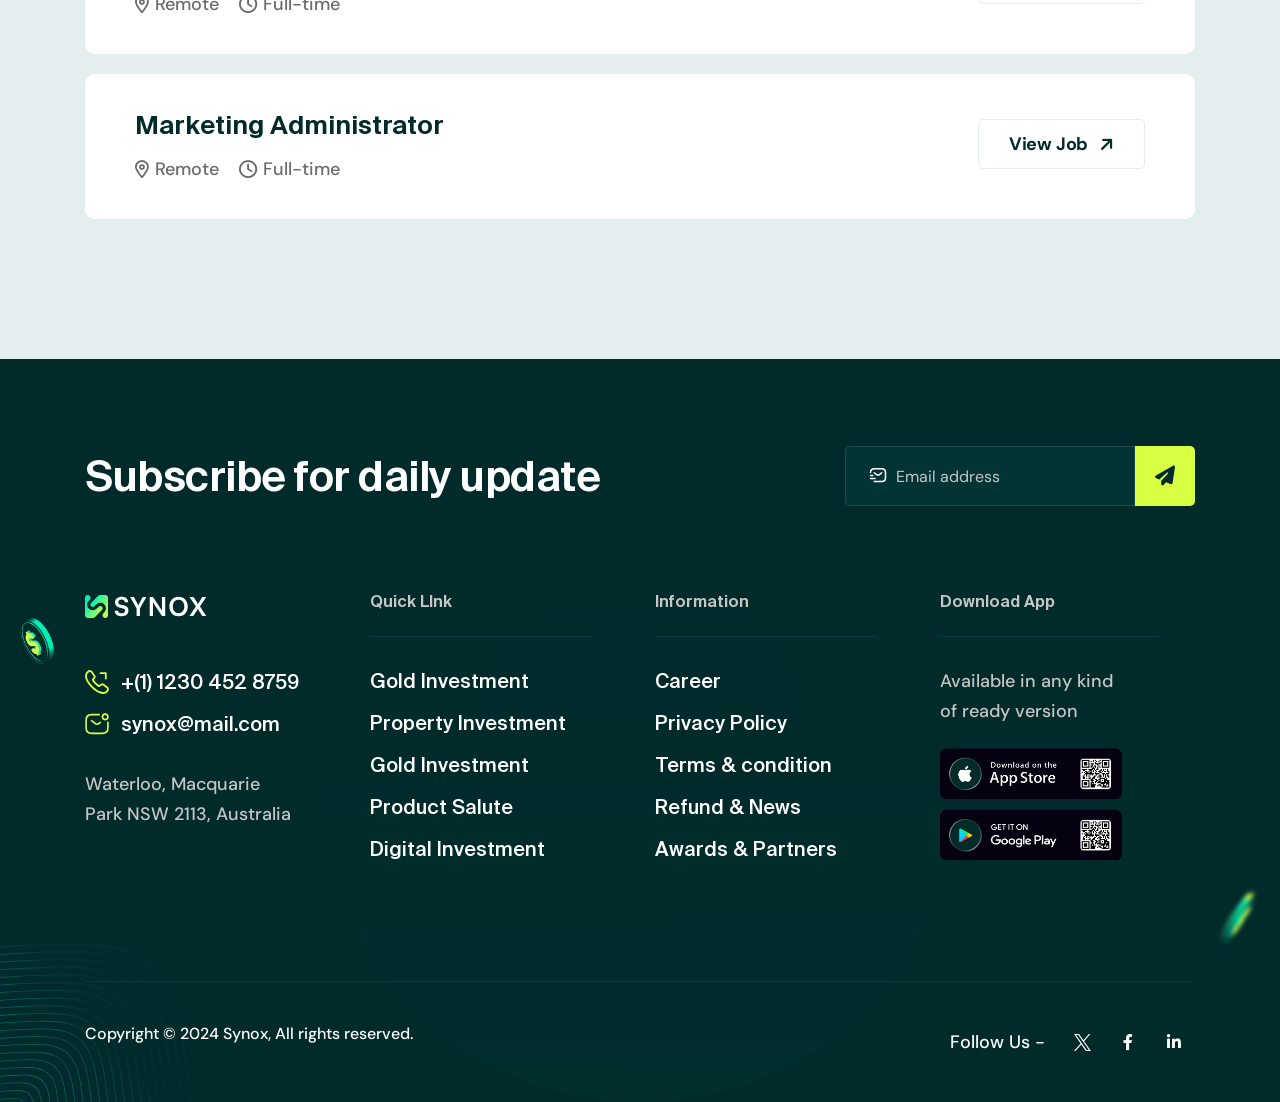
<file: career.html>
<!doctype html>
<html lang="en">

  <head>

    <meta charset="utf-8">
    <meta name="viewport" content="width=device-width, initial-scale=1, shrink-to-fit=no">
    <meta http-equiv="x-ua-compatible" content="ie=edge">
    <meta name="thumbnail" content="assets/images/synox_page_thumbnail.webp">
    <meta name="description" content="Synox – Finance & Consulting Site Template.">
    <meta name="keywords" content="Finance & Consulting Bootstrap Site Template">
    <meta name="author" content="XpressBuddy">

    <title>Career – Synox – Finance & Consulting Site Template.</title>
    <link rel="shortcut icon" href="assets/images/site_logo/favourite_icon.webp">

    <!-- Fraimwork - CSS Include -->
    <link rel="stylesheet" type="text/css" href="assets/css/bootstrap.min.css">

    <!-- Icon - CSS Include -->
    <link rel="stylesheet" type="text/css" href="assets/css/fontawesome.css">

    <!-- Animation - CSS Include -->
    <link rel="stylesheet" type="text/css" href="assets/css/animate.min.css">

    <!-- Carousel - CSS Include -->
    <link rel="stylesheet" type="text/css" href="assets/css/swiper-bundle.min.css">

    <!-- Video & Image Popup - CSS Include -->
    <link rel="stylesheet" type="text/css" href="assets/css/magnific-popup.min.css">

    <!-- Counter - CSS Include -->
    <link rel="stylesheet" type="text/css" href="assets/css/odometer.min.css">

    <!-- Custom - CSS Include -->
    <link rel="stylesheet" type="text/css" href="assets/css/style.css">

  </head>


  <body>

    <!-- Body Wrap - Start -->
    <div class="page_wrapper">

      <!-- Back To Top - Start -->
      <div class="backtotop">
        <a href="#" class="scroll">
          <i class="fa-solid fa-arrow-up"></i>
        </a>
      </div>
      <!-- Back To Top - End -->

      <!-- Site Header - Start
      ================================================== -->
      <header class="site_header header_layout_1">
        <div class="xb-header stricky">
          <div class="container">
            <div class="row align-items-center">
              <div class="col-lg-3 col-5">
                <div class="site_logo">
                  <a class="site_link" href="index.html">
                    <img src="assets/images/site_logo/site_logo_white.svg" alt="Site Logo White">
                    <img src="assets/images/site_logo/site_logo_black.svg" alt="Site Logo Black">
                  </a>
                </div>
              </div>
              <div class="col-lg-6 col-2">
                <nav class="main_menu navbar navbar-expand-lg">
                  <div class="main_menu_inner collapse navbar-collapse justify-content-lg-center" id="main_menu_dropdown">
                    <ul class="main_menu_list unordered_list justify-content-center">
                      <li class="dropdown">
                        <a class="nav-link" href="#" id="home_submenu" role="button" data-bs-toggle="dropdown" aria-expanded="false">
                          Home
                        </a>
                        <ul class="dropdown-menu" aria-labelledby="home_submenu">
                          <li><a href="index.html">Investment Solution</a></li>
                          <li><a href="index_online_banking.html">Online Banking</a></li>
                          <li><a href="index_payment_solutions.html">Payment Solutions</a></li>
                          <li><a href="index_insurance.html">Insurance</a></li>
                          <li><a href="index_car_insurance.html">Car Insurance</a></li>
                          <li><a href="index_financial_consulting.html">Financial Consulting</a></li>
                        </ul>
                      </li>
                      <li class="dropdown">
                        <a class="nav-link" href="#" id="services_submenu" role="button" data-bs-toggle="dropdown" aria-expanded="false">
                          Services
                        </a>
                        <ul class="dropdown-menu" aria-labelledby="services_submenu">
                          <li><a href="services.html">Our Services</a></li>
                          <li><a href="service_details.html">Service Details</a></li>
                        </ul>
                      </li>
                      <li class="dropdown">
                        <a class="nav-link" href="#" id="projects_submenu" role="button" data-bs-toggle="dropdown" aria-expanded="false">
                          Projects
                        </a>
                        <ul class="dropdown-menu" aria-labelledby="projects_submenu">
                          <li><a href="projects.html">Our Projects</a></li>
                          <li><a href="project_details.html">Project Details</a></li>
                        </ul>
                      </li>
                      <li class="dropdown active">
                        <a class="nav-link" href="#" id="pages_submenu" role="button" data-bs-toggle="dropdown" aria-expanded="false">
                          Pages
                        </a>
                        <ul class="dropdown-menu" aria-labelledby="pages_submenu">
                          <li><a href="contact.html">Help Center</a></li>
                          <li class="dropdown">
                            <a class="nav-link" href="#" id="blog_submenu" role="button" data-bs-toggle="dropdown" aria-expanded="false">
                              Blogs
                            </a>
                            <ul class="dropdown-menu" aria-labelledby="blog_submenu">
                              <li><a href="blog.html">Our Blogs</a></li>
                              <li><a href="blog_details.html">Blog Details</a></li>
                            </ul>
                          </li>
                          <li class="dropdown active">
                            <a class="nav-link" href="#" id="career_submenu" role="button" data-bs-toggle="dropdown" aria-expanded="false">
                              Career
                            </a>
                            <ul class="dropdown-menu" aria-labelledby="career_submenu">
                              <li class="active"><a href="career.html">Join Us</a></li>
                              <li><a href="career_details.html">Job Details</a></li>
                            </ul>
                          </li>
                          <li><a href="error.html">404 Error</a></li>
                        </ul>
                      </li>
                      <li><a href="pricing.html">Pricing</a></li>
                    </ul>
                  </div>
                </nav>
              </div>
              <div class="col-lg-3 col-5">
                <ul class="btns_group p-0 unordered_list justify-content-end">
                  <li>
                    <button class="mobile_menu_btn" type="button" data-bs-toggle="collapse" data-bs-target="#main_menu_dropdown" aria-expanded="false" aria-label="Toggle navigation">
                      <i class="far fa-bars"></i>
                    </button>
                  </li>
                  <li>
                    <a class="hotline_btn" href="tel:8005550199">
                      <span class="btn_icon">
                        <img src="assets/images/icons/icon_calling.svg" alt="Icon Calling">
                      </span>
                      <span class="btn_label" data-text="Hotline: (800) 555‑0199">Hotline: (800) 555‑0199</span>
                    </a>
                  </li>
                </ul>
              </div>
            </div>
          </div>
        </div>
      </header>
      <!-- Site Header - End
      ================================================== -->

      <!-- Main Body - Start
      ================================================== -->
      <main class="page_content">

        <!-- Page Header - Start
        ================================================== -->
        <section class="page_header text-center bg-dark section_decoration overflow-hidden" style="background-image: url('assets/images/backgrounds/page_header_bg_1.webp');">
          <div class="container">
            <h1 class="page_title text-white">Career</h1>
            <ul class="breadcrumb_nav unordered_list justify-content-center">
              <li><a href="index.html">Home</a></li>
              <li class="active"><a href="#!">Career</a></li>
            </ul>
          </div>
          <div class="decoration_item shape_nate">
            <img src="assets/images/shapes/shape_nate.svg" alt="Shape Nate">
          </div>
          <div class="decoration_item shape_dollar_1 wow fadeInUp" data-wow-delay=".2s">
            <img src="assets/images/shapes/shape_dollar_1.webp"  data-parallax='{"y" : 100, "smoothness": 10}' alt="Shape Dollar">
          </div>
          <div class="decoration_item shape_dollar_2 wow fadeInUp" data-wow-delay=".2s">
            <img src="assets/images/shapes/shape_dollar_2.webp" data-parallax='{"y" : 100, "smoothness": 10}' alt="Shape Dollar">
          </div>
          <div class="decoration_item shape_dollar_3 wow fadeInUp" data-wow-delay=".3s">
            <img src="assets/images/shapes/shape_dollar_3.webp" data-parallax='{"y" : -100, "smoothness": 10}' alt="Shape Dollar">
          </div>
          <div class="decoration_item shape_dollar_4 wow fadeInUp" data-wow-delay=".3s">
            <img src="assets/images/shapes/shape_dollar_4.webp" data-parallax='{"y" : -100, "smoothness": 10}' alt="Shape Dollar">
          </div>
          <div class="decoration_item shape_pattern_1">
            <img src="assets/images/shapes/breadcrumb_shape_pattern_1.svg" alt="Shape Pattern">
          </div>
          <div class="decoration_item shape_pattern_2">
            <img src="assets/images/shapes/breadcrumb_shape_pattern_2.svg" alt="Shape Pattern">
          </div>
        </section>
        <!-- Page Header - End
        ================================================== -->

        <!-- Career Section - Start
        ================================================== -->
        <section class="career_section section_space bg-light">
          <div class="container">
            <div class="heading_block text-center">
              <h2 class="heading_text mb-0">
                Your Career Starts Here
              </h2>
            </div>

            <div class="filter_elements_nav justify-content-center">
              <ul class="unordered_list">
                <li class="active" data-filter="all"><button>View All</button></li>
                <li data-filter="development"><button>Development</button></li>
                <li data-filter="design"><button>Design</button></li>
                <li data-filter="marketing"><button>Marketing</button></li>
                <li data-filter="customerservices"><button>Customer Services</button></li>
                <li data-filter="management"><button>Management</button></li>
              </ul>
            </div>
            <div class="filter_elements_wrapper">
              <div class="career_block development">
                <div class="career_info">
                  <h3 class="block_title">
                    Customer Success Manager
                  </h3>
                  <ul class="iconlist_block unordered_list">
                    <li>
                      <span class="iconlist_icon">
                        <i class="fa-regular fa-location-dot"></i>
                      </span>
                      <span class="iconlist_text">Remote</span>
                    </li>
                    <li>
                      <span class="iconlist_icon">
                        <i class="fa-regular fa-clock"></i>
                      </span>
                      <span class="iconlist_text">Full-time</span>
                    </li>
                  </ul>
                </div>
                <a class="btn text-dark" href="career_details.html">
                  <span class="btn_label">View Job</span>
                  <span class="btn_icon"><i class="fa-solid fa-arrow-up-right"></i></span>
                </a>
              </div>
              <div class="career_block design">
                <div class="career_info">
                  <h3 class="block_title">
                    Technical Project Manager
                  </h3>
                  <ul class="iconlist_block unordered_list">
                    <li>
                      <span class="iconlist_icon">
                        <i class="fa-regular fa-location-dot"></i>
                      </span>
                      <span class="iconlist_text">Remote</span>
                    </li>
                    <li>
                      <span class="iconlist_icon">
                        <i class="fa-regular fa-clock"></i>
                      </span>
                      <span class="iconlist_text">Full-time</span>
                    </li>
                  </ul>
                </div>
                <a class="btn text-dark" href="career_details.html">
                  <span class="btn_label">View Job</span>
                  <span class="btn_icon"><i class="fa-solid fa-arrow-up-right"></i></span>
                </a>
              </div>
              <div class="career_block marketing">
                <div class="career_info">
                  <h3 class="block_title">
                    Cybersecurity Analyst
                  </h3>
                  <ul class="iconlist_block unordered_list">
                    <li>
                      <span class="iconlist_icon">
                        <i class="fa-regular fa-location-dot"></i>
                      </span>
                      <span class="iconlist_text">Remote</span>
                    </li>
                    <li>
                      <span class="iconlist_icon">
                        <i class="fa-regular fa-clock"></i>
                      </span>
                      <span class="iconlist_text">Full-time</span>
                    </li>
                  </ul>
                </div>
                <a class="btn text-dark" href="career_details.html">
                  <span class="btn_label">View Job</span>
                  <span class="btn_icon"><i class="fa-solid fa-arrow-up-right"></i></span>
                </a>
              </div>
              <div class="career_block customerservices">
                <div class="career_info">
                  <h3 class="block_title">
                    Systems Administrator
                  </h3>
                  <ul class="iconlist_block unordered_list">
                    <li>
                      <span class="iconlist_icon">
                        <i class="fa-regular fa-location-dot"></i>
                      </span>
                      <span class="iconlist_text">Remote</span>
                    </li>
                    <li>
                      <span class="iconlist_icon">
                        <i class="fa-regular fa-clock"></i>
                      </span>
                      <span class="iconlist_text">Full-time</span>
                    </li>
                  </ul>
                </div>
                <a class="btn text-dark" href="career_details.html">
                  <span class="btn_label">View Job</span>
                  <span class="btn_icon"><i class="fa-solid fa-arrow-up-right"></i></span>
                </a>
              </div>
              <div class="career_block management">
                <div class="career_info">
                  <h3 class="block_title">
                    Marketing Lead
                  </h3>
                  <ul class="iconlist_block unordered_list">
                    <li>
                      <span class="iconlist_icon">
                        <i class="fa-regular fa-location-dot"></i>
                      </span>
                      <span class="iconlist_text">Remote</span>
                    </li>
                    <li>
                      <span class="iconlist_icon">
                        <i class="fa-regular fa-clock"></i>
                      </span>
                      <span class="iconlist_text">Full-time</span>
                    </li>
                  </ul>
                </div>
                <a class="btn text-dark" href="career_details.html">
                  <span class="btn_label">View Job</span>
                  <span class="btn_icon"><i class="fa-solid fa-arrow-up-right"></i></span>
                </a>
              </div>
              <div class="career_block design">
                <div class="career_info">
                  <h3 class="block_title">
                    Marketing Administrator
                  </h3>
                  <ul class="iconlist_block unordered_list">
                    <li>
                      <span class="iconlist_icon">
                        <i class="fa-regular fa-location-dot"></i>
                      </span>
                      <span class="iconlist_text">Remote</span>
                    </li>
                    <li>
                      <span class="iconlist_icon">
                        <i class="fa-regular fa-clock"></i>
                      </span>
                      <span class="iconlist_text">Full-time</span>
                    </li>
                  </ul>
                </div>
                <a class="btn text-dark" href="career_details.html">
                  <span class="btn_label">View Job</span>
                  <span class="btn_icon"><i class="fa-solid fa-arrow-up-right"></i></span>
                </a>
              </div>
            </div>
          </div>
        </section>
        <!-- Career Section - End
        ================================================== -->

      </main>
      <!-- Main Body - End
      ================================================== -->

      <!-- Site Footer - Start
      ================================================== -->
      <footer class="site_footer footer_layout_1 bg-dark section_decoration">
        <div class="container">
          <div class="footer_newsletter pb-0">
            <div class="row align-items-center justify-content-lg-between">
              <div class="col-lg-6">
                <div class="heading_block mb-0 text-white">
                  <h2 class="heading_text mb-0">
                    Subscribe for daily update
                  </h2>
                </div>
              </div>
              <div class="col-lg-4">
                <form class="newsletter_input" action="#">
                  <label for="footer_newsletter_input">
                    <img src="assets/images/icons/icon_email.svg" alt="Icon Email">
                  </label>
                  <input id="footer_newsletter_input" type="email" name="email" placeholder="Email address">
                  <button class="submit_btn" type="submit">
                    <i class="fa-solid fa-paper-plane"></i>
                  </button>
                </form>
              </div>
            </div>
          </div>

          <div class="footer_content_wrapper">
            <div class="row">
              <div class="col-lg-3 col-md-6 col-sm-6">
                <div class="site_logo">
                  <a class="site_link" href="index.html">
                    <img src="assets/images/site_logo/site_logo_white.svg" alt="Site Logo">
                  </a>
                </div>
                <ul class="iconlist_block unordered_list_block">
                  <li>
                    <a href="tel:+112304528759">
                      <span class="iconlist_icon">
                        <img src="assets/images/icons/icon_calling_2.svg" alt="Icon Calling">
                      </span>
                      <span class="iconlist_text">+(1) 1230 452 8759</span>
                    </a>
                  </li>
                  <li>
                    <a href="mailto:synox@mail.com">
                      <span class="iconlist_icon">
                        <img src="assets/images/icons/icon_email_2.svg" alt="Icon Email">
                      </span>
                      <span class="iconlist_text">synox@mail.com</span>
                    </a>
                  </li>
                </ul>
                <p class="mb-0 pe-lg-5">
                  Waterloo, Macquarie Park NSW 2113, Australia
                </p>
              </div>
              <div class="col-lg-3 col-md-6 col-sm-6 pe-lg-5">
                <h3 class="footer_info_title">Quick LInk</h3>
                <ul class="iconlist_block unordered_list_block">
                  <li>
                    <a href="#!">
                      <span class="iconlist_text">Gold Investment</span>
                    </a>
                  </li>
                  <li>
                    <a href="#!">
                      <span class="iconlist_text">Property Investment</span>
                    </a>
                  </li>
                  <li>
                    <a href="#!">
                      <span class="iconlist_text">Gold Investment</span>
                    </a>
                  </li>
                  <li>
                    <a href="#!">
                      <span class="iconlist_text">Product Salute</span>
                    </a>
                  </li>
                  <li>
                    <a href="#!">
                      <span class="iconlist_text">Digital Investment</span>
                    </a>
                  </li>
                </ul>
              </div>
              <div class="col-lg-3 col-md-6 col-sm-6 pe-lg-5">
                <h3 class="footer_info_title">Information</h3>
                <ul class="iconlist_block unordered_list_block">
                  <li>
                    <a href="#!">
                      <span class="iconlist_text">Career</span>
                    </a>
                  </li>
                  <li>
                    <a href="#!">
                      <span class="iconlist_text">Privacy Policy</span>
                    </a>
                  </li>
                  <li>
                    <a href="#!">
                      <span class="iconlist_text">Terms & condition</span>
                    </a>
                  </li>
                  <li>
                    <a href="#!">
                      <span class="iconlist_text">Refund & News</span>
                    </a>
                  </li>
                  <li>
                    <a href="#!">
                      <span class="iconlist_text">Awards & Partners</span>
                    </a>
                  </li>
                </ul>
              </div>
              <div class="col-lg-3 col-md-6 col-sm-6 pe-lg-5">
                <h3 class="footer_info_title">Download App</h3>
                <p class="pe-lg-5">
                  Available in any kind of ready version
                </p>
                <ul class="app_download_btns unordered_list_block">
                  <li>
                    <a href="#">
                      <img src="assets/images/app_store.webp" alt="App Store">
                    </a>
                  </li>
                  <li>
                    <a href="#">
                      <img src="assets/images/google_play.webp" alt="Google Play">
                    </a>
                  </li>
                </ul>
              </div>
            </div>
          </div>

          <div class="footer_bottom">
            <div class="row">
              <div class="col-md-6">
                <p class="copyright_text mb-0 text-white">
                  Copyright © 2024 Synox, All rights reserved.
                </p>
              </div>
              <div class="col-md-6">
                <div class="d-flex align-items-center justify-content-center justify-content-md-end">
                  <p class="mb-0 text-white">Follow Us -</p>
                  <ul class="social_icons_block unordered_list ms-3">
                    <li>
                      <a aria-label="Twitter X" href="#!">
                        <svg viewBox="0 0 15 15" xmlns="http://www.w3.org/2000/svg">
                          <path d="M8.92704 6.35148L14.5111 0H13.1879L8.33921 5.5149L4.4666 0H0L5.85615 8.3395L0 15H1.32333L6.44364 9.17608L10.5334 15H15L8.92671 6.35148H8.92704ZM7.11456 8.41297L6.52121 7.58255L1.80014 0.974755H3.83269L7.64265 6.30746L8.236 7.13788L13.1885 14.0696H11.156L7.11456 8.41329V8.41297Z"/>
                        </svg>
                      </a>
                    </li>
                    <li><a aria-label="Facebook" href="#!"><i class="fa-brands fa-facebook-f"></i></a></li>
                    <li><a aria-label="Linkedin" href="#!"><i class="fa-brands fa-linkedin-in"></i></a></li>
                  </ul>
                </div>
              </div>
            </div>
          </div>
        </div>
        <div class="decoration_item shape_finto">
          <img src="assets/images/shapes/shape_finto.svg" alt="Shape Finto">
        </div>
        <div class="decoration_item shape_finto">
          <img src="assets/images/shapes/shape_finto.svg" alt="Shape Finto">
        </div>
        <div class="decoration_item shape_nate">
          <img src="assets/images/shapes/shape_nate_2.svg" alt="Shape Nate">
        </div>
        <div class="decoration_item shape_dollar_1">
          <img src="assets/images/shapes/shape_dollar_5.webp" data-parallax='{"y" : 100, "smoothness": 10}' alt="Shape Nate">
        </div>
        <div class="decoration_item shape_dollar_2">
          <img src="assets/images/shapes/shape_dollar_3.webp" data-parallax='{"y" : -100, "smoothness": 10}' alt="Shape Nate">
        </div>
      </footer>
      <!-- Site Footer - End
      ================================================== -->

    </div>
    <!-- Body Wrap - End -->

    <!-- Fraimwork - Jquery Include -->
    <script src="assets/js/jquery.min.js"></script>
    <script src="assets/js/popper.min.js"></script>
    <script src="assets/js/bootstrap.min.js"></script>
    <script src="assets/js/bootstrap-dropdown-ml-hack.min.js"></script>

    <!-- Carousel - Jquery Include -->
    <script src="assets/js/swiper-bundle.min.js"></script>

    <!-- Animations - jquery include -->
    <script src="assets/js/parallaxie.js"></script>
    <script src="assets/js/parallax-scroll.js"></script>
    <script src="assets/js/wow.min.js"></script>

    <!-- Video & Image Popup - Jquery Include -->
    <script src="assets/js/magnific-popup.min.js"></script>

    <!-- Counter - Jquery Include -->
    <script src="assets/js/appear.min.js"></script>
    <script src="assets/js/odometer.min.js"></script>

    <!-- Content Auto Sliding - jquery include -->
    <script src="assets/js/ticker.min.js"></script>

    <!-- Custom - Jquery Include -->
    <script src="assets/js/main.js"></script>

  </body>
</html>
</file>
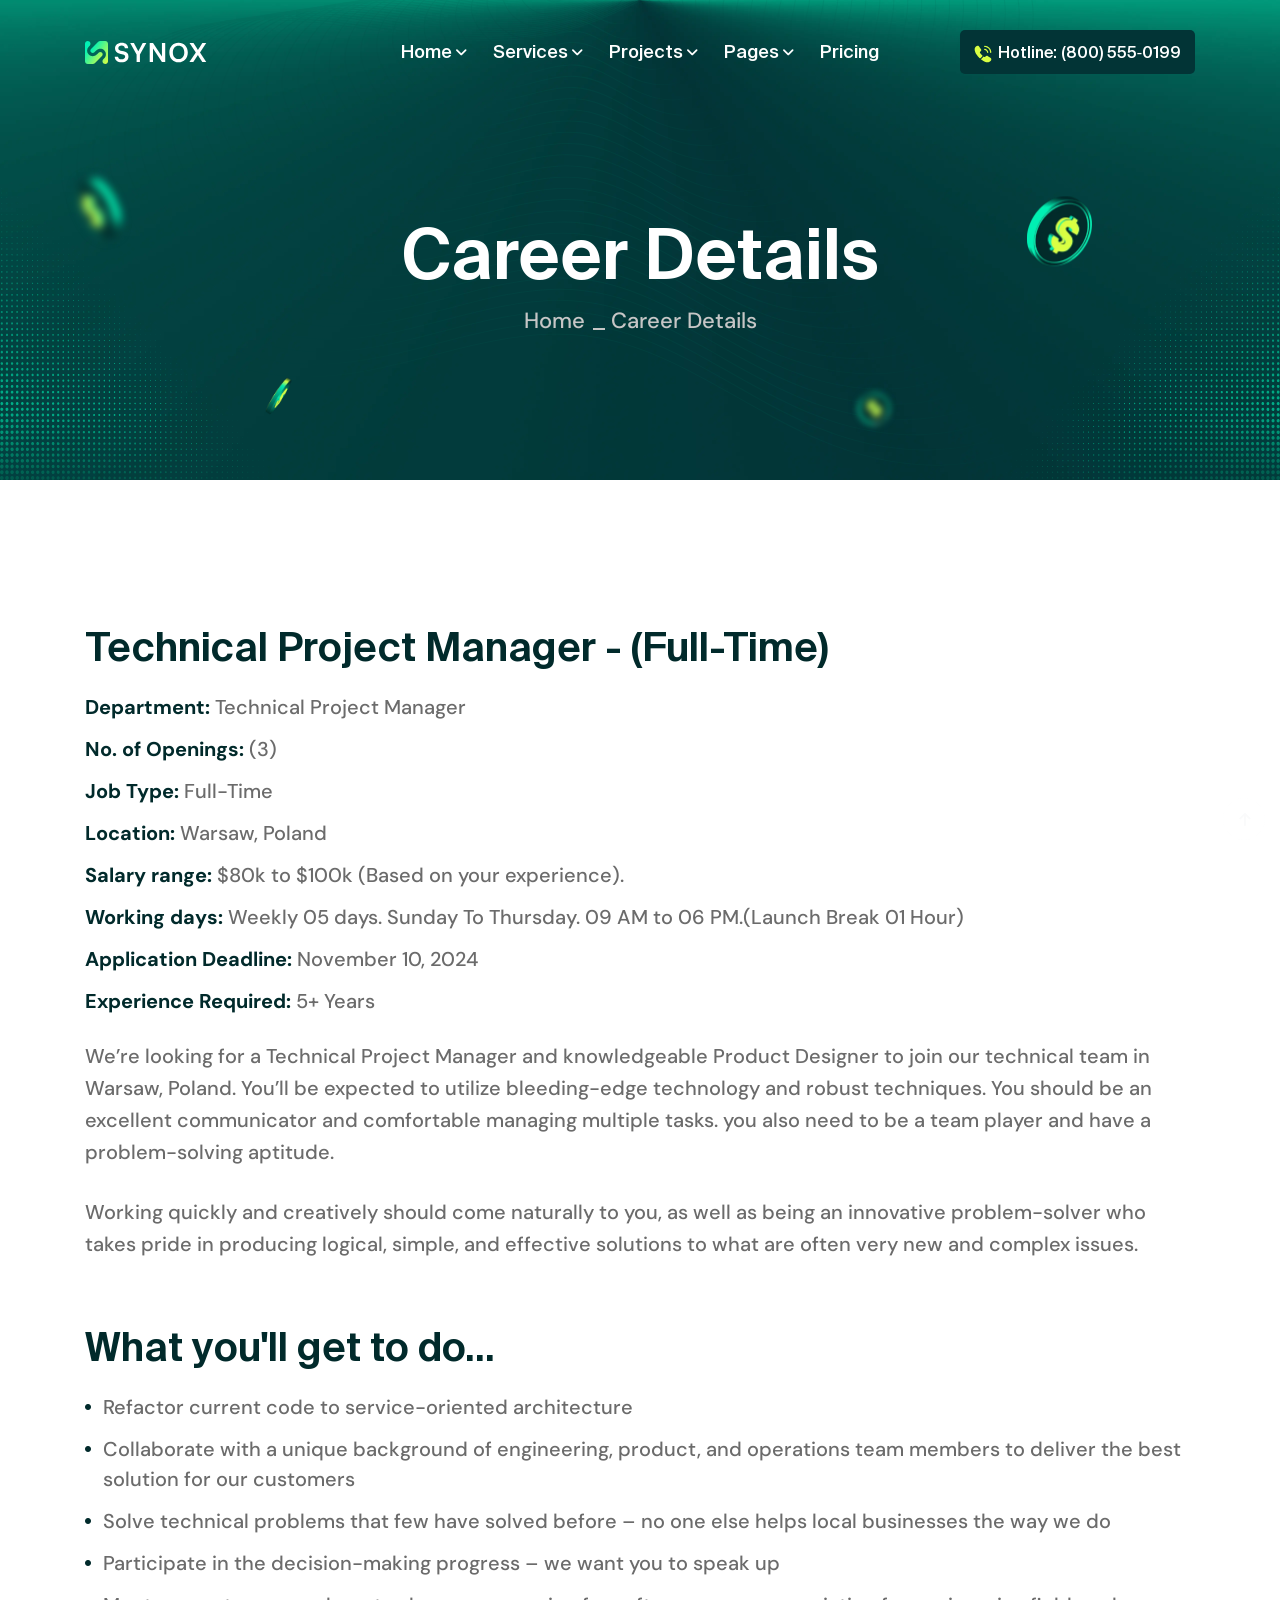
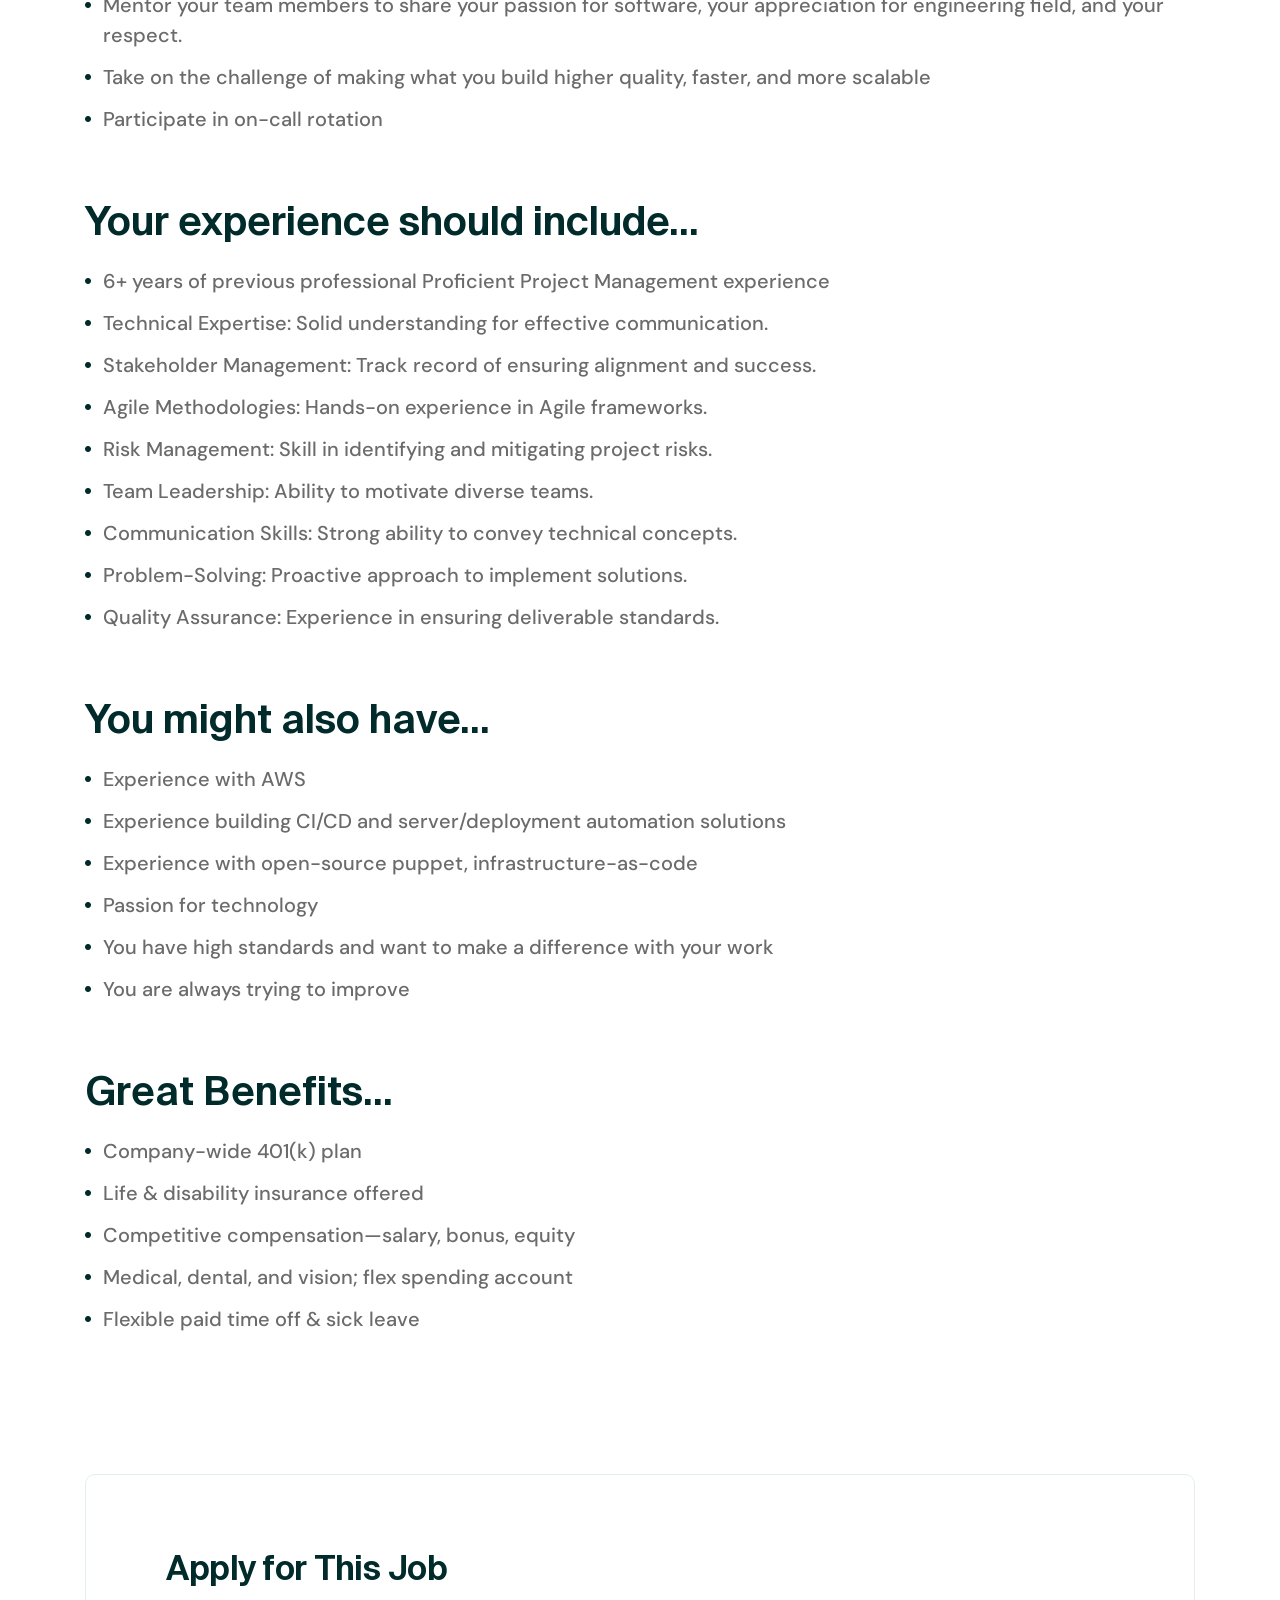
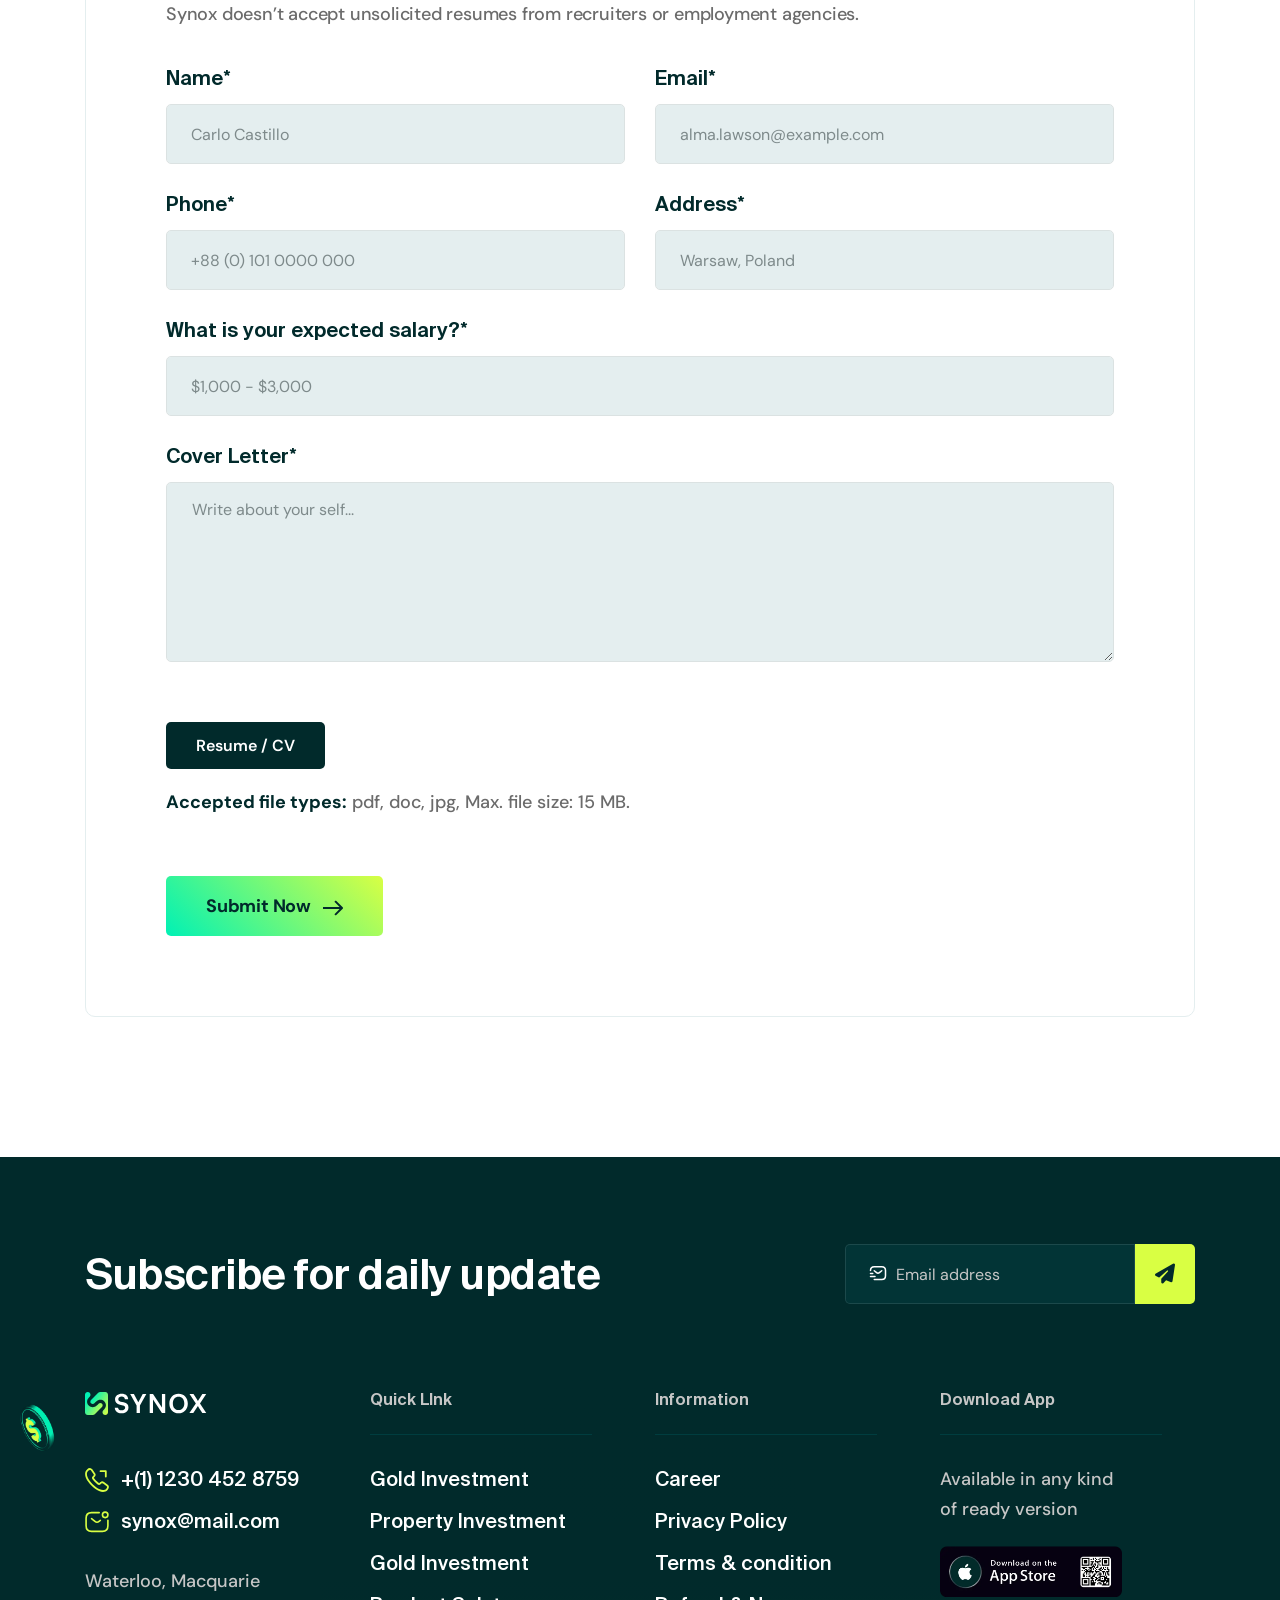
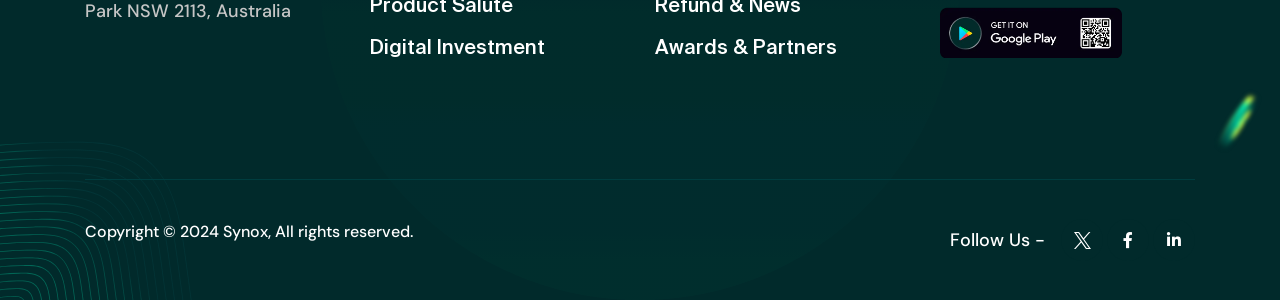
<file: career_details.html>
<!doctype html>
<html lang="en">

  <head>

    <meta charset="utf-8">
    <meta name="viewport" content="width=device-width, initial-scale=1, shrink-to-fit=no">
    <meta http-equiv="x-ua-compatible" content="ie=edge">
    <meta name="thumbnail" content="assets/images/synox_page_thumbnail.webp">
    <meta name="description" content="Synox – Finance & Consulting Site Template.">
    <meta name="keywords" content="Finance & Consulting Bootstrap Site Template">
    <meta name="author" content="XpressBuddy">

    <title>Career Details – Synox – Finance & Consulting Site Template.</title>
    <link rel="shortcut icon" href="assets/images/site_logo/favourite_icon.webp">

    <!-- Fraimwork - CSS Include -->
    <link rel="stylesheet" type="text/css" href="assets/css/bootstrap.min.css">

    <!-- Icon - CSS Include -->
    <link rel="stylesheet" type="text/css" href="assets/css/fontawesome.css">

    <!-- Animation - CSS Include -->
    <link rel="stylesheet" type="text/css" href="assets/css/animate.min.css">

    <!-- Carousel - CSS Include -->
    <link rel="stylesheet" type="text/css" href="assets/css/swiper-bundle.min.css">

    <!-- Video & Image Popup - CSS Include -->
    <link rel="stylesheet" type="text/css" href="assets/css/magnific-popup.min.css">

    <!-- Counter - CSS Include -->
    <link rel="stylesheet" type="text/css" href="assets/css/odometer.min.css">

    <!-- Custom - CSS Include -->
    <link rel="stylesheet" type="text/css" href="assets/css/style.css">

  </head>


  <body>

    <!-- Body Wrap - Start -->
    <div class="page_wrapper">

      <!-- Back To Top - Start -->
      <div class="backtotop">
        <a href="#" class="scroll">
          <i class="fa-solid fa-arrow-up"></i>
        </a>
      </div>
      <!-- Back To Top - End -->

      <!-- Site Header - Start
      ================================================== -->
      <header class="site_header header_layout_1">
        <div class="xb-header stricky">
          <div class="container">
            <div class="row align-items-center">
              <div class="col-lg-3 col-5">
                <div class="site_logo">
                  <a class="site_link" href="index.html">
                    <img src="assets/images/site_logo/site_logo_white.svg" alt="Site Logo White">
                    <img src="assets/images/site_logo/site_logo_black.svg" alt="Site Logo Black">
                  </a>
                </div>
              </div>
              <div class="col-lg-6 col-2">
                <nav class="main_menu navbar navbar-expand-lg">
                  <div class="main_menu_inner collapse navbar-collapse justify-content-lg-center" id="main_menu_dropdown">
                    <ul class="main_menu_list unordered_list justify-content-center">
                      <li class="dropdown">
                        <a class="nav-link" href="#" id="home_submenu" role="button" data-bs-toggle="dropdown" aria-expanded="false">
                          Home
                        </a>
                        <ul class="dropdown-menu" aria-labelledby="home_submenu">
                          <li><a href="index.html">Investment Solution</a></li>
                          <li><a href="index_online_banking.html">Online Banking</a></li>
                          <li><a href="index_payment_solutions.html">Payment Solutions</a></li>
                          <li><a href="index_insurance.html">Insurance</a></li>
                          <li><a href="index_car_insurance.html">Car Insurance</a></li>
                          <li><a href="index_financial_consulting.html">Financial Consulting</a></li>
                        </ul>
                      </li>
                      <li class="dropdown">
                        <a class="nav-link" href="#" id="services_submenu" role="button" data-bs-toggle="dropdown" aria-expanded="false">
                          Services
                        </a>
                        <ul class="dropdown-menu" aria-labelledby="services_submenu">
                          <li><a href="services.html">Our Services</a></li>
                          <li><a href="service_details.html">Service Details</a></li>
                        </ul>
                      </li>
                      <li class="dropdown">
                        <a class="nav-link" href="#" id="projects_submenu" role="button" data-bs-toggle="dropdown" aria-expanded="false">
                          Projects
                        </a>
                        <ul class="dropdown-menu" aria-labelledby="projects_submenu">
                          <li><a href="projects.html">Our Projects</a></li>
                          <li><a href="project_details.html">Project Details</a></li>
                        </ul>
                      </li>
                      <li class="dropdown active">
                        <a class="nav-link" href="#" id="pages_submenu" role="button" data-bs-toggle="dropdown" aria-expanded="false">
                          Pages
                        </a>
                        <ul class="dropdown-menu" aria-labelledby="pages_submenu">
                          <li><a href="contact.html">Help Center</a></li>
                          <li class="dropdown">
                            <a class="nav-link" href="#" id="blog_submenu" role="button" data-bs-toggle="dropdown" aria-expanded="false">
                              Blogs
                            </a>
                            <ul class="dropdown-menu" aria-labelledby="blog_submenu">
                              <li><a href="blog.html">Our Blogs</a></li>
                              <li><a href="blog_details.html">Blog Details</a></li>
                            </ul>
                          </li>
                          <li class="dropdown active">
                            <a class="nav-link" href="#" id="career_submenu" role="button" data-bs-toggle="dropdown" aria-expanded="false">
                              Career
                            </a>
                            <ul class="dropdown-menu" aria-labelledby="career_submenu">
                              <li><a href="career.html">Join Us</a></li>
                              <li class="active"><a href="career_details.html">Job Details</a></li>
                            </ul>
                          </li>
                          <li><a href="error.html">404 Error</a></li>
                        </ul>
                      </li>
                      <li><a href="pricing.html">Pricing</a></li>
                    </ul>
                  </div>
                </nav>
              </div>
              <div class="col-lg-3 col-5">
                <ul class="btns_group p-0 unordered_list justify-content-end">
                  <li>
                    <button class="mobile_menu_btn" type="button" data-bs-toggle="collapse" data-bs-target="#main_menu_dropdown" aria-expanded="false" aria-label="Toggle navigation">
                      <i class="far fa-bars"></i>
                    </button>
                  </li>
                  <li>
                    <a class="hotline_btn" href="tel:8005550199">
                      <span class="btn_icon">
                        <img src="assets/images/icons/icon_calling.svg" alt="Icon Calling">
                      </span>
                      <span class="btn_label" data-text="Hotline: (800) 555‑0199">Hotline: (800) 555‑0199</span>
                    </a>
                  </li>
                </ul>
              </div>
            </div>
          </div>
        </div>
      </header>
      <!-- Site Header - End
      ================================================== -->

      <!-- Main Body - Start
      ================================================== -->
      <main class="page_content">

        <!-- Page Header - Start
        ================================================== -->
        <section class="page_header text-center bg-dark section_decoration overflow-hidden" style="background-image: url('assets/images/backgrounds/page_header_bg_1.webp');">
          <div class="container">
            <h1 class="page_title text-white">Career Details</h1>
            <ul class="breadcrumb_nav unordered_list justify-content-center">
              <li><a href="index.html">Home</a></li>
              <li class="active"><a href="#!">Career Details</a></li>
            </ul>
          </div>
          <div class="decoration_item shape_nate">
            <img src="assets/images/shapes/shape_nate.svg" alt="Shape Nate">
          </div>
          <div class="decoration_item shape_dollar_1 wow fadeInUp" data-wow-delay=".2s">
            <img src="assets/images/shapes/shape_dollar_1.webp"  data-parallax='{"y" : 100, "smoothness": 10}' alt="Shape Dollar">
          </div>
          <div class="decoration_item shape_dollar_2 wow fadeInUp" data-wow-delay=".2s">
            <img src="assets/images/shapes/shape_dollar_2.webp" data-parallax='{"y" : 100, "smoothness": 10}' alt="Shape Dollar">
          </div>
          <div class="decoration_item shape_dollar_3 wow fadeInUp" data-wow-delay=".3s">
            <img src="assets/images/shapes/shape_dollar_3.webp" data-parallax='{"y" : -100, "smoothness": 10}' alt="Shape Dollar">
          </div>
          <div class="decoration_item shape_dollar_4 wow fadeInUp" data-wow-delay=".3s">
            <img src="assets/images/shapes/shape_dollar_4.webp" data-parallax='{"y" : -100, "smoothness": 10}' alt="Shape Dollar">
          </div>
          <div class="decoration_item shape_pattern_1">
            <img src="assets/images/shapes/breadcrumb_shape_pattern_1.svg" alt="Shape Pattern">
          </div>
          <div class="decoration_item shape_pattern_2">
            <img src="assets/images/shapes/breadcrumb_shape_pattern_2.svg" alt="Shape Pattern">
          </div>
        </section>
        <!-- Page Header - End
        ================================================== -->

        <!-- Career Details Section - Start
        ================================================== -->
        <section class="career_details_section section_space pb-0">
          <div class="container">
            <div class="item_details_content">
              <h2 class="item_details_info_heading mt-0">Technical Project Manager - (Full-Time)</h2>
              <ul class="iconlist_block unordered_list_block mb-4">
                <li>
                  <span class="iconlist_text">
                    <strong class="text-dark">Department:</strong> Technical Project Manager
                  </span>
                </li>
                <li>
                  <span class="iconlist_text">
                    <strong class="text-dark">No. of Openings:</strong> (3)
                  </span>
                </li>
                <li>
                  <span class="iconlist_text">
                    <strong class="text-dark">Job Type:</strong> Full-Time
                  </span>
                </li>
                <li>
                  <span class="iconlist_text">
                    <strong class="text-dark">Location:</strong> Warsaw, Poland
                  </span>
                </li>
                <li>
                  <span class="iconlist_text">
                    <strong class="text-dark">Salary range:</strong> $80k to $100k (Based on your experience).
                  </span>
                </li>
                <li>
                  <span class="iconlist_text">
                    <strong class="text-dark">Working days:</strong> Weekly 05 days. Sunday To Thursday. 09 AM to 06 PM.(Launch Break 01 Hour)
                  </span>
                </li>
                <li>
                  <span class="iconlist_text">
                    <strong class="text-dark">Application Deadline:</strong> November 10, 2024
                  </span>
                </li>
                <li>
                  <span class="iconlist_text">
                    <strong class="text-dark">Experience Required:</strong> 5+ Years
                  </span>
                </li>
              </ul>
              <p>
                We’re looking for a Technical Project Manager and knowledgeable Product Designer to join our technical team in Warsaw, Poland. You’ll be expected to utilize bleeding-edge technology and robust techniques. You should be an excellent communicator and comfortable managing multiple tasks. you also need to be a team player and have a problem-solving aptitude.
              </p>
              <p>
                Working quickly and creatively should come naturally to you, as well as being an innovative problem-solver who takes pride in producing logical, simple, and effective solutions to what are often very new and complex issues.
              </p>

              <h3 class="item_details_info_heading">What you'll get to do...</h3>
              <ul class="iconlist_block unordered_list_block mb-4">
                <li>
                  <span class="iconlist_icon text-dark">
                    <i class="fa-solid fa-circle"></i>
                  </span>
                  <span class="iconlist_text">
                    Refactor current code to service-oriented architecture
                  </span>
                </li>
                <li>
                  <span class="iconlist_icon text-dark">
                    <i class="fa-solid fa-circle"></i>
                  </span>
                  <span class="iconlist_text">
                    Collaborate with a unique background of engineering, product, and operations team members to deliver the best solution for our customers
                  </span>
                </li>
                <li>
                  <span class="iconlist_icon text-dark">
                    <i class="fa-solid fa-circle"></i>
                  </span>
                  <span class="iconlist_text">
                    Solve technical problems that few have solved before – no one else helps local businesses the way we do
                  </span>
                </li>
                <li>
                  <span class="iconlist_icon text-dark">
                    <i class="fa-solid fa-circle"></i>
                  </span>
                  <span class="iconlist_text">
                    Participate in the decision-making progress – we want you to speak up
                  </span>
                </li>
                <li>
                  <span class="iconlist_icon text-dark">
                    <i class="fa-solid fa-circle"></i>
                  </span>
                  <span class="iconlist_text">
                    Mentor your team members to share your passion for software, your appreciation for engineering field, and your respect.
                  </span>
                </li>
                <li>
                  <span class="iconlist_icon text-dark">
                    <i class="fa-solid fa-circle"></i>
                  </span>
                  <span class="iconlist_text">
                    Take on the challenge of making what you build higher quality, faster, and more scalable
                  </span>
                </li>
                <li>
                  <span class="iconlist_icon text-dark">
                    <i class="fa-solid fa-circle"></i>
                  </span>
                  <span class="iconlist_text">
                    Participate in on-call rotation
                  </span>
                </li>
              </ul>

              <h3 class="item_details_info_heading">Your experience should include...</h3>
              <ul class="iconlist_block unordered_list_block mb-4">
                <li>
                  <span class="iconlist_icon text-dark">
                    <i class="fa-solid fa-circle"></i>
                  </span>
                  <span class="iconlist_text">
                    6+ years of previous professional Proficient Project Management experience
                  </span>
                </li>
                <li>
                  <span class="iconlist_icon text-dark">
                    <i class="fa-solid fa-circle"></i>
                  </span>
                  <span class="iconlist_text">
                    Technical Expertise: Solid understanding for effective communication.
                  </span>
                </li>
                <li>
                  <span class="iconlist_icon text-dark">
                    <i class="fa-solid fa-circle"></i>
                  </span>
                  <span class="iconlist_text">
                    Stakeholder Management: Track record of ensuring alignment and success.
                  </span>
                </li>
                <li>
                  <span class="iconlist_icon text-dark">
                    <i class="fa-solid fa-circle"></i>
                  </span>
                  <span class="iconlist_text">
                    Agile Methodologies: Hands-on experience in Agile frameworks.
                  </span>
                </li>
                <li>
                  <span class="iconlist_icon text-dark">
                    <i class="fa-solid fa-circle"></i>
                  </span>
                  <span class="iconlist_text">
                    Risk Management: Skill in identifying and mitigating project risks.
                  </span>
                </li>
                <li>
                  <span class="iconlist_icon text-dark">
                    <i class="fa-solid fa-circle"></i>
                  </span>
                  <span class="iconlist_text">
                    Team Leadership: Ability to motivate diverse teams.
                  </span>
                </li>
                <li>
                  <span class="iconlist_icon text-dark">
                    <i class="fa-solid fa-circle"></i>
                  </span>
                  <span class="iconlist_text">
                    Communication Skills: Strong ability to convey technical concepts.
                  </span>
                </li>
                <li>
                  <span class="iconlist_icon text-dark">
                    <i class="fa-solid fa-circle"></i>
                  </span>
                  <span class="iconlist_text">
                    Problem-Solving: Proactive approach to implement solutions.
                  </span>
                </li>
                <li>
                  <span class="iconlist_icon text-dark">
                    <i class="fa-solid fa-circle"></i>
                  </span>
                  <span class="iconlist_text">
                    Quality Assurance: Experience in ensuring deliverable standards.
                  </span>
                </li>
              </ul>

              <h3 class="item_details_info_heading">You might also have...</h3>
              <ul class="iconlist_block unordered_list_block mb-4">
                <li>
                  <span class="iconlist_icon text-dark">
                    <i class="fa-solid fa-circle"></i>
                  </span>
                  <span class="iconlist_text">
                    Experience with AWS
                  </span>
                </li>
                <li>
                  <span class="iconlist_icon text-dark">
                    <i class="fa-solid fa-circle"></i>
                  </span>
                  <span class="iconlist_text">
                    Experience building CI/CD and server/deployment automation solutions
                  </span>
                </li>
                <li>
                  <span class="iconlist_icon text-dark">
                    <i class="fa-solid fa-circle"></i>
                  </span>
                  <span class="iconlist_text">
                    Experience with open-source puppet, infrastructure-as-code
                  </span>
                </li>
                <li>
                  <span class="iconlist_icon text-dark">
                    <i class="fa-solid fa-circle"></i>
                  </span>
                  <span class="iconlist_text">
                    Passion for technology
                  </span>
                </li>
                <li>
                  <span class="iconlist_icon text-dark">
                    <i class="fa-solid fa-circle"></i>
                  </span>
                  <span class="iconlist_text">
                    You have high standards and want to make a difference with your work
                  </span>
                </li>
                <li>
                  <span class="iconlist_icon text-dark">
                    <i class="fa-solid fa-circle"></i>
                  </span>
                  <span class="iconlist_text">
                    You are always trying to improve
                  </span>
                </li>
              </ul>

              <h3 class="item_details_info_heading">Great Benefits...</h3>
              <ul class="iconlist_block unordered_list_block">
                <li>
                  <span class="iconlist_icon text-dark">
                    <i class="fa-solid fa-circle"></i>
                  </span>
                  <span class="iconlist_text">
                    Company-wide 401(k) plan
                  </span>
                </li>
                <li>
                  <span class="iconlist_icon text-dark">
                    <i class="fa-solid fa-circle"></i>
                  </span>
                  <span class="iconlist_text">
                    Life & disability insurance offered
                  </span>
                </li>
                <li>
                  <span class="iconlist_icon text-dark">
                    <i class="fa-solid fa-circle"></i>
                  </span>
                  <span class="iconlist_text">
                    Competitive compensation—salary, bonus, equity
                  </span>
                </li>
                <li>
                  <span class="iconlist_icon text-dark">
                    <i class="fa-solid fa-circle"></i>
                  </span>
                  <span class="iconlist_text">
                    Medical, dental, and vision; flex spending account
                  </span>
                </li>
                <li>
                  <span class="iconlist_icon text-dark">
                    <i class="fa-solid fa-circle"></i>
                  </span>
                  <span class="iconlist_text">
                    Flexible paid time off & sick leave
                  </span>
                </li>
              </ul>
            </div>
          </div>
        </section>
        <!-- Career Details Section - End
        ================================================== -->

        <!-- Job Apply Section - Start
        ================================================== -->
        <section class="job_apply_section section_space">
          <div class="container">
            <div class="job_apply_form">
              <div class="heading_block">
                <h3 class="heading_text">
                  Apply for This Job
                </h3>
                <p class="heading_description mb-0">
                  Synox doesn’t accept unsolicited resumes from recruiters or employment agencies.
                </p>
              </div>
              <form action="#">
                <div class="row">
                  <div class="col-md-6">
                    <div class="form-group">
                      <label class="input_title" for="input_name">Name<sup>*</sup></label>
                      <input id="input_name" class="form-control" type="text" name="name" placeholder="Carlo Castillo" required>
                    </div>
                  </div>
                  <div class="col-md-6">
                    <div class="form-group">
                      <label class="input_title" for="input_email">Email<sup>*</sup></label>
                      <input id="input_email" class="form-control" type="email" name="email" placeholder="alma.lawson@example.com" required>
                    </div>
                  </div>
                  <div class="col-md-6">
                    <div class="form-group">
                      <label class="input_title" for="input_tel">Phone<sup>*</sup></label>
                      <input id="input_tel" class="form-control" type="tel" name="phone" placeholder="+88 (0) 101 0000 000" required>
                    </div>
                  </div>
                  <div class="col-md-6">
                    <div class="form-group">
                      <label class="input_title" for="input_address">Address<sup>*</sup></label>
                      <input id="input_address" class="form-control" type="text" name="address" placeholder="Warsaw, Poland" required>
                    </div>
                  </div>
                  <div class="col-12">
                    <div class="form-group">
                      <label class="input_title" for="input_salary">What is your expected salary?<sup>*</sup></label>
                      <input id="input_salary" class="form-control" type="text" name="salary" placeholder="$1,000 - $3,000" required>
                    </div>
                    <div class="form-group">
                      <label class="input_title" for="input_message">Cover Letter<sup>*</sup></label>
                      <textarea id="input_message" class="form-control" name="message" placeholder="Write about your self..." required></textarea>
                    </div>
                    <div class="form-group-file">
                      <label for="file-upload" class="file-upload-label">
                        Resume / CV
                      </label>
                      <input id="file-upload" type="file" accept=".pdf, .doc, .jpg">
                      <span class="accepted_file_types"><strong class="text-dark">Accepted file types:</strong> pdf, doc, jpg, Max. file size: 15 MB.</span>
                    </div>
                    <button class="btn text-dark" type="submit">
                      <span class="btn_label">Submit Now</span>
                      <span class="btn_icon"><svg width="20" height="16" viewBox="0 0 20 16" fill="none" xmlns="http://www.w3.org/2000/svg">
                        <path d="M19.7071 8.70711C20.0976 8.31658 20.0976 7.68342 19.7071 7.29289L13.3431 0.928932C12.9526 0.538408 12.3195 0.538408 11.9289 0.928932C11.5384 1.31946 11.5384 1.95262 11.9289 2.34315L17.5858 8L11.9289 13.6569C11.5384 14.0474 11.5384 14.6805 11.9289 15.0711C12.3195 15.4616 12.9526 15.4616 13.3431 15.0711L19.7071 8.70711ZM0 9H19V7H0V9Z" fill="#012A2B" />
                      </svg></span>
                    </button>
                  </div>
                </div>
              </form>
            </div>
          </div>
        </section>
        <!-- Job Apply Section - End
        ================================================== -->

      </main>
      <!-- Main Body - End
      ================================================== -->

      <!-- Site Footer - Start
      ================================================== -->
      <footer class="site_footer footer_layout_1 bg-dark section_decoration">
        <div class="container">
          <div class="footer_newsletter pb-0">
            <div class="row align-items-center justify-content-lg-between">
              <div class="col-lg-6">
                <div class="heading_block mb-0 text-white">
                  <h2 class="heading_text mb-0">
                    Subscribe for daily update
                  </h2>
                </div>
              </div>
              <div class="col-lg-4">
                <form class="newsletter_input" action="#">
                  <label for="footer_newsletter_input">
                    <img src="assets/images/icons/icon_email.svg" alt="Icon Email">
                  </label>
                  <input id="footer_newsletter_input" type="email" name="email" placeholder="Email address">
                  <button class="submit_btn" type="submit">
                    <i class="fa-solid fa-paper-plane"></i>
                  </button>
                </form>
              </div>
            </div>
          </div>

          <div class="footer_content_wrapper">
            <div class="row">
              <div class="col-lg-3 col-md-6 col-sm-6">
                <div class="site_logo">
                  <a class="site_link" href="index.html">
                    <img src="assets/images/site_logo/site_logo_white.svg" alt="Site Logo">
                  </a>
                </div>
                <ul class="iconlist_block unordered_list_block">
                  <li>
                    <a href="tel:+112304528759">
                      <span class="iconlist_icon">
                        <img src="assets/images/icons/icon_calling_2.svg" alt="Icon Calling">
                      </span>
                      <span class="iconlist_text">+(1) 1230 452 8759</span>
                    </a>
                  </li>
                  <li>
                    <a href="mailto:synox@mail.com">
                      <span class="iconlist_icon">
                        <img src="assets/images/icons/icon_email_2.svg" alt="Icon Email">
                      </span>
                      <span class="iconlist_text">synox@mail.com</span>
                    </a>
                  </li>
                </ul>
                <p class="mb-0 pe-lg-5">
                  Waterloo, Macquarie Park NSW 2113, Australia
                </p>
              </div>
              <div class="col-lg-3 col-md-6 col-sm-6 pe-lg-5">
                <h3 class="footer_info_title">Quick LInk</h3>
                <ul class="iconlist_block unordered_list_block">
                  <li>
                    <a href="#!">
                      <span class="iconlist_text">Gold Investment</span>
                    </a>
                  </li>
                  <li>
                    <a href="#!">
                      <span class="iconlist_text">Property Investment</span>
                    </a>
                  </li>
                  <li>
                    <a href="#!">
                      <span class="iconlist_text">Gold Investment</span>
                    </a>
                  </li>
                  <li>
                    <a href="#!">
                      <span class="iconlist_text">Product Salute</span>
                    </a>
                  </li>
                  <li>
                    <a href="#!">
                      <span class="iconlist_text">Digital Investment</span>
                    </a>
                  </li>
                </ul>
              </div>
              <div class="col-lg-3 col-md-6 col-sm-6 pe-lg-5">
                <h3 class="footer_info_title">Information</h3>
                <ul class="iconlist_block unordered_list_block">
                  <li>
                    <a href="#!">
                      <span class="iconlist_text">Career</span>
                    </a>
                  </li>
                  <li>
                    <a href="#!">
                      <span class="iconlist_text">Privacy Policy</span>
                    </a>
                  </li>
                  <li>
                    <a href="#!">
                      <span class="iconlist_text">Terms & condition</span>
                    </a>
                  </li>
                  <li>
                    <a href="#!">
                      <span class="iconlist_text">Refund & News</span>
                    </a>
                  </li>
                  <li>
                    <a href="#!">
                      <span class="iconlist_text">Awards & Partners</span>
                    </a>
                  </li>
                </ul>
              </div>
              <div class="col-lg-3 col-md-6 col-sm-6 pe-lg-5">
                <h3 class="footer_info_title">Download App</h3>
                <p class="pe-lg-5">
                  Available in any kind of ready version
                </p>
                <ul class="app_download_btns unordered_list_block">
                  <li>
                    <a href="#">
                      <img src="assets/images/app_store.webp" alt="App Store">
                    </a>
                  </li>
                  <li>
                    <a href="#">
                      <img src="assets/images/google_play.webp" alt="Google Play">
                    </a>
                  </li>
                </ul>
              </div>
            </div>
          </div>

          <div class="footer_bottom">
            <div class="row">
              <div class="col-md-6">
                <p class="copyright_text mb-0 text-white">
                  Copyright © 2024 Synox, All rights reserved.
                </p>
              </div>
              <div class="col-md-6">
                <div class="d-flex align-items-center justify-content-center justify-content-md-end">
                  <p class="mb-0 text-white">Follow Us -</p>
                  <ul class="social_icons_block unordered_list ms-3">
                    <li>
                      <a aria-label="Twitter X" href="#!">
                        <svg viewBox="0 0 15 15" xmlns="http://www.w3.org/2000/svg">
                          <path d="M8.92704 6.35148L14.5111 0H13.1879L8.33921 5.5149L4.4666 0H0L5.85615 8.3395L0 15H1.32333L6.44364 9.17608L10.5334 15H15L8.92671 6.35148H8.92704ZM7.11456 8.41297L6.52121 7.58255L1.80014 0.974755H3.83269L7.64265 6.30746L8.236 7.13788L13.1885 14.0696H11.156L7.11456 8.41329V8.41297Z"/>
                        </svg>
                      </a>
                    </li>
                    <li><a aria-label="Facebook" href="#!"><i class="fa-brands fa-facebook-f"></i></a></li>
                    <li><a aria-label="Linkedin" href="#!"><i class="fa-brands fa-linkedin-in"></i></a></li>
                  </ul>
                </div>
              </div>
            </div>
          </div>
        </div>
        <div class="decoration_item shape_finto">
          <img src="assets/images/shapes/shape_finto.svg" alt="Shape Finto">
        </div>
        <div class="decoration_item shape_finto">
          <img src="assets/images/shapes/shape_finto.svg" alt="Shape Finto">
        </div>
        <div class="decoration_item shape_nate">
          <img src="assets/images/shapes/shape_nate_2.svg" alt="Shape Nate">
        </div>
        <div class="decoration_item shape_dollar_1">
          <img src="assets/images/shapes/shape_dollar_5.webp" data-parallax='{"y" : 100, "smoothness": 10}' alt="Shape Nate">
        </div>
        <div class="decoration_item shape_dollar_2">
          <img src="assets/images/shapes/shape_dollar_3.webp" data-parallax='{"y" : -100, "smoothness": 10}' alt="Shape Nate">
        </div>
      </footer>
      <!-- Site Footer - End
      ================================================== -->

    </div>
    <!-- Body Wrap - End -->

    <!-- Fraimwork - Jquery Include -->
    <script src="assets/js/jquery.min.js"></script>
    <script src="assets/js/popper.min.js"></script>
    <script src="assets/js/bootstrap.min.js"></script>
    <script src="assets/js/bootstrap-dropdown-ml-hack.min.js"></script>

    <!-- Carousel - Jquery Include -->
    <script src="assets/js/swiper-bundle.min.js"></script>

    <!-- Animations - jquery include -->
    <script src="assets/js/parallaxie.js"></script>
    <script src="assets/js/parallax-scroll.js"></script>
    <script src="assets/js/wow.min.js"></script>

    <!-- Video & Image Popup - Jquery Include -->
    <script src="assets/js/magnific-popup.min.js"></script>

    <!-- Counter - Jquery Include -->
    <script src="assets/js/appear.min.js"></script>
    <script src="assets/js/odometer.min.js"></script>

    <!-- Content Auto Sliding - jquery include -->
    <script src="assets/js/ticker.min.js"></script>

    <!-- Custom - Jquery Include -->
    <script src="assets/js/main.js"></script>

  </body>
</html>
</file>
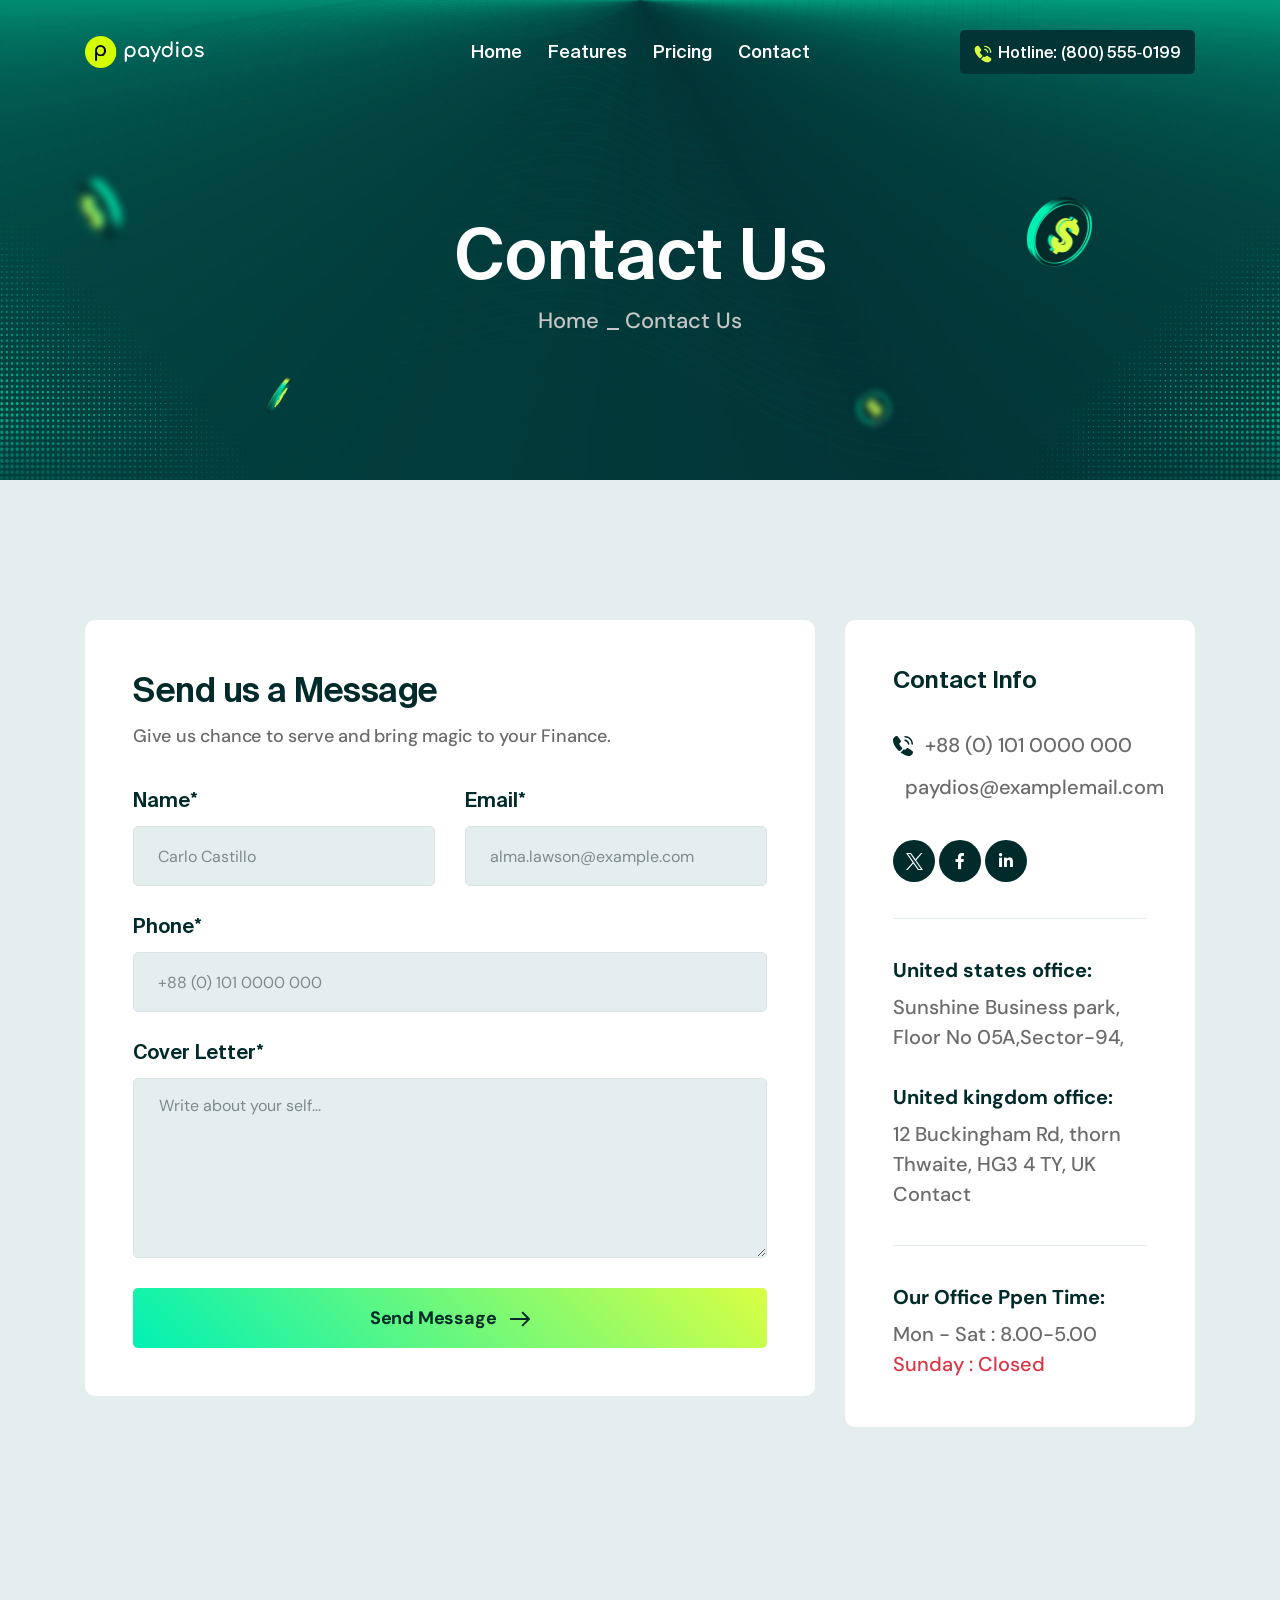
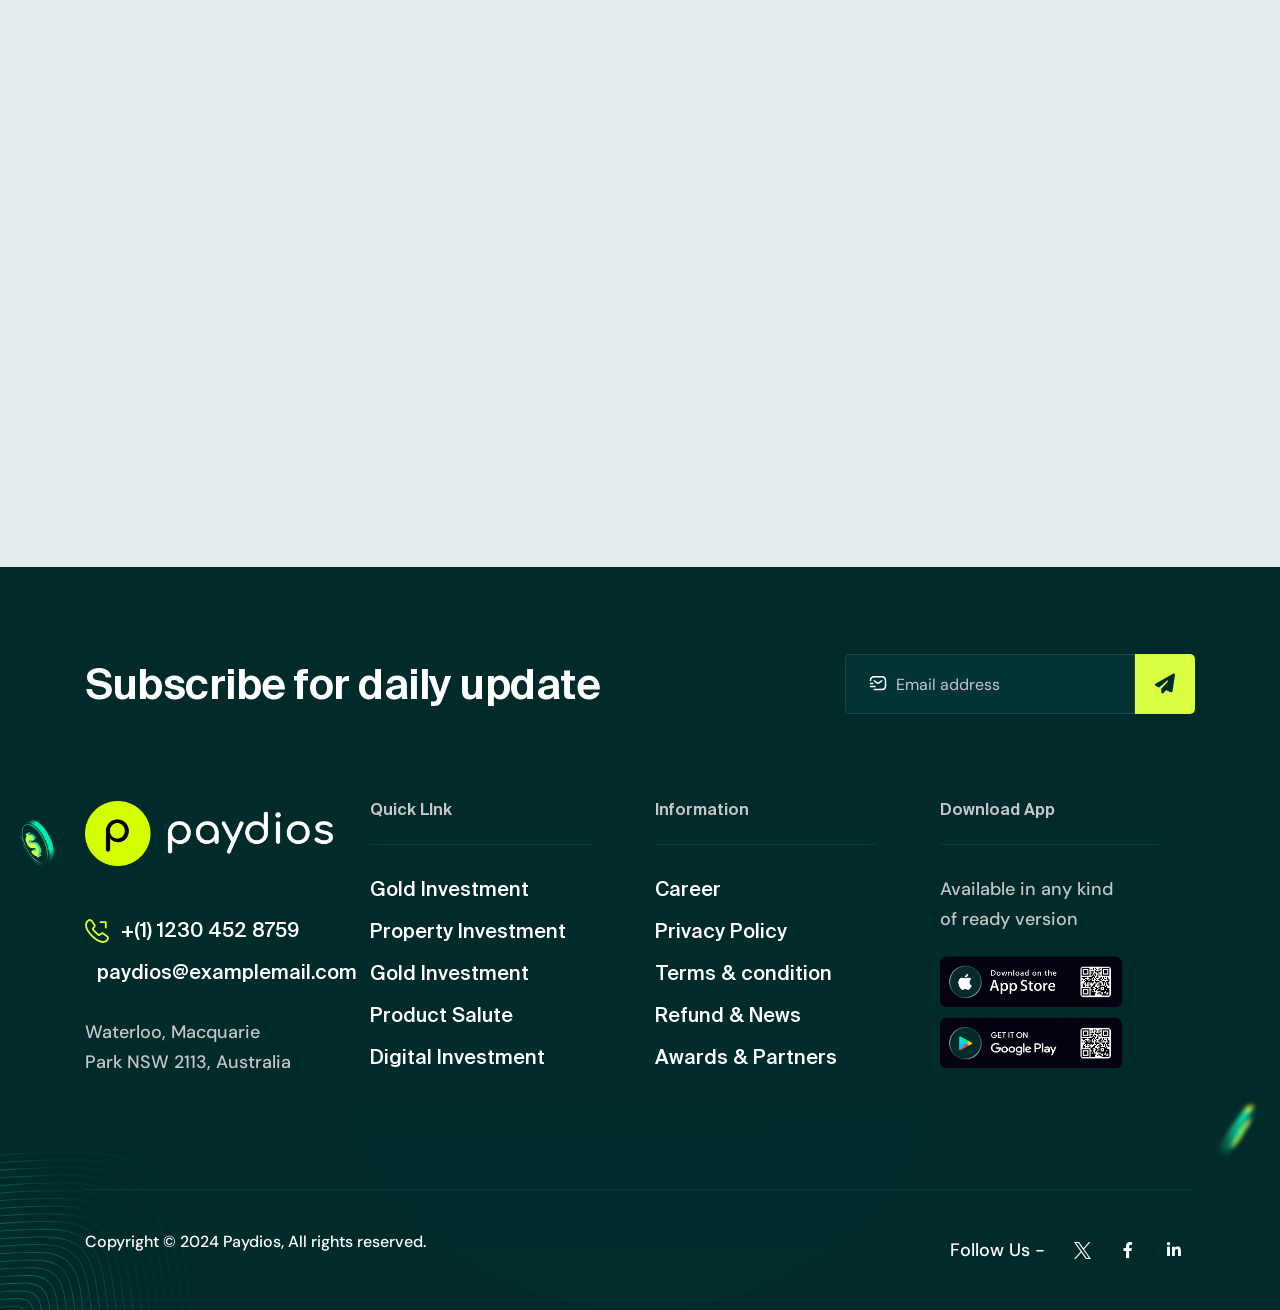
<file: contact.html>
<!DOCTYPE html>
<html lang="en">
  <head>
    <meta charset="utf-8" />
    <meta
      name="viewport"
      content="width=device-width, initial-scale=1, shrink-to-fit=no"
    />
    <meta http-equiv="x-ua-compatible" content="ie=edge" />
    <meta name="thumbnail" content="assets/images/synox_page_thumbnail.webp" />
    <meta
      name="description"
      content="Paydios – Finance & Consulting Site Template."
    />
    <meta
      name="keywords"
      content="Finance & Consulting Bootstrap Site Template"
    />
    <meta name="author" content="XpressBuddy" />

    <title>Contact Us – Paydios – Finance & Consulting Site Template.</title>
    <link
      rel="shortcut icon"
      href="assets/images/site_logo/favicon.png"
    />
    <!-- Fraimwork - CSS Include -->
    <link
      rel="stylesheet"
      type="text/css"
      href="assets/css/bootstrap.min.css"
    />

    <!-- Icon - CSS Include -->
    <link rel="stylesheet" type="text/css" href="assets/css/fontawesome.css" />

    <!-- Animation - CSS Include -->
    <link rel="stylesheet" type="text/css" href="assets/css/animate.min.css" />

    <!-- Carousel - CSS Include -->
    <link
      rel="stylesheet"
      type="text/css"
      href="assets/css/swiper-bundle.min.css"
    />

    <!-- Video & Image Popup - CSS Include -->
    <link
      rel="stylesheet"
      type="text/css"
      href="assets/css/magnific-popup.min.css"
    />

    <!-- Counter - CSS Include -->
    <link rel="stylesheet" type="text/css" href="assets/css/odometer.min.css" />

    <!-- Custom - CSS Include -->
    <link rel="stylesheet" type="text/css" href="assets/css/style.css" />
  </head>

  <body>
    <!-- Body Wrap - Start -->
    <div class="page_wrapper">
      <!-- Back To Top - Start -->
      <div class="backtotop">
        <a href="#" class="scroll">
          <i class="fa-solid fa-arrow-up"></i>
        </a>
      </div>
      <!-- Back To Top - End -->

      <!-- Site Header - Start
      ================================================== -->
      <header class="site_header header_layout_1">
        <div class="xb-header stricky">
          <div class="container">
            <div class="row align-items-center">
              <div class="col-lg-3 col-5">
                <div class="site_logo">
                  <a class="site_link" href="index.html">
                    <img
                      src="assets/images/site_logo/paydios_logo_white.png"
                      alt="Site Logo White"
                    />
                    <img
                      src="assets/images/site_logo/paydios_logo_black.png"
                      alt="Site Logo Black"
                    />
                  </a>
                </div>
              </div>
              <div class="col-lg-6 col-2">
                <nav class="main_menu navbar navbar-expand-lg">
                  <div
                    class="main_menu_inner collapse navbar-collapse justify-content-lg-center"
                    id="main_menu_dropdown"
                  >
                    <ul
                      class="main_menu_list unordered_list justify-content-center"
                    >
                      <li><a href="index.html">Home</a></li>
                      <li><a href="features.html">Features</a></li>
                      <li><a href="pricing.html">Pricing</a></li>
                      <li><a href="contact.html">Contact</a></li>
                    </ul>
                  </div>
                </nav>
              </div>
              <div class="col-lg-3 col-5">
                <ul class="btns_group p-0 unordered_list justify-content-end">
                  <li>
                    <button
                      class="mobile_menu_btn"
                      type="button"
                      data-bs-toggle="collapse"
                      data-bs-target="#main_menu_dropdown"
                      aria-expanded="false"
                      aria-label="Toggle navigation"
                    >
                      <i class="far fa-bars"></i>
                    </button>
                  </li>
                  <li>
                    <a class="hotline_btn" href="tel:8005550199">
                      <span class="btn_icon">
                        <img
                          src="assets/images/icons/icon_calling.svg"
                          alt="Icon Calling"
                        />
                      </span>
                      <span
                        class="btn_label"
                        data-text="Hotline: (800) 555‑0199"
                        >Hotline: (800) 555‑0199</span
                      >
                    </a>
                  </li>
                </ul>
              </div>
            </div>
          </div>
        </div>
      </header>
      <!-- Site Header - End
      ================================================== -->

      <!-- Main Body - Start
      ================================================== -->
      <main class="page_content">
        <!-- Page Header - Start
        ================================================== -->
        <section
          class="page_header text-center bg-dark section_decoration overflow-hidden"
          style="
            background-image: url('assets/images/backgrounds/page_header_bg_1.webp');
          "
        >
          <div class="container">
            <h1 class="page_title text-white">Contact Us</h1>
            <ul class="breadcrumb_nav unordered_list justify-content-center">
              <li><a href="index.html">Home</a></li>
              <li class="active"><a href="#!">Contact Us</a></li>
            </ul>
          </div>
          <div class="decoration_item shape_nate">
            <img src="assets/images/shapes/shape_nate.svg" alt="Shape Nate" />
          </div>
          <div
            class="decoration_item shape_dollar_1 wow fadeInUp"
            data-wow-delay=".2s"
          >
            <img
              src="assets/images/shapes/shape_dollar_1.webp"
              data-parallax='{"y" : 100, "smoothness": 10}'
              alt="Shape Dollar"
            />
          </div>
          <div
            class="decoration_item shape_dollar_2 wow fadeInUp"
            data-wow-delay=".2s"
          >
            <img
              src="assets/images/shapes/shape_dollar_2.webp"
              data-parallax='{"y" : 100, "smoothness": 10}'
              alt="Shape Dollar"
            />
          </div>
          <div
            class="decoration_item shape_dollar_3 wow fadeInUp"
            data-wow-delay=".3s"
          >
            <img
              src="assets/images/shapes/shape_dollar_3.webp"
              data-parallax='{"y" : -100, "smoothness": 10}'
              alt="Shape Dollar"
            />
          </div>
          <div
            class="decoration_item shape_dollar_4 wow fadeInUp"
            data-wow-delay=".3s"
          >
            <img
              src="assets/images/shapes/shape_dollar_4.webp"
              data-parallax='{"y" : -100, "smoothness": 10}'
              alt="Shape Dollar"
            />
          </div>
          <div class="decoration_item shape_pattern_1">
            <img
              src="assets/images/shapes/breadcrumb_shape_pattern_1.svg"
              alt="Shape Pattern"
            />
          </div>
          <div class="decoration_item shape_pattern_2">
            <img
              src="assets/images/shapes/breadcrumb_shape_pattern_2.svg"
              alt="Shape Pattern"
            />
          </div>
        </section>
        <!-- Page Header - End
        ================================================== -->

        <!-- Contact Section - Start
        ================================================== -->
        <section class="contact_section section_space bg-light">
          <div class="container">
            <div class="row">
              <div class="col-lg-8">
                <div class="comment_form p-lg-5">
                  <div class="heading_block">
                    <h2 class="heading_text">Send us a Message</h2>
                    <p class="heading_description mb-0">
                      Give us chance to serve and bring magic to your Finance.
                    </p>
                  </div>
                  <form action="#">
                    <div class="row">
                      <div class="col-md-6">
                        <div class="form-group">
                          <label class="input_title" for="input_name"
                            >Name<sup>*</sup></label
                          >
                          <input
                            id="input_name"
                            class="form-control"
                            type="text"
                            name="name"
                            placeholder="Carlo Castillo"
                            required
                          />
                        </div>
                      </div>
                      <div class="col-md-6">
                        <div class="form-group">
                          <label class="input_title" for="input_email"
                            >Email<sup>*</sup></label
                          >
                          <input
                            id="input_email"
                            class="form-control"
                            type="email"
                            name="email"
                            placeholder="alma.lawson@example.com"
                            required
                          />
                        </div>
                      </div>
                      <div class="col-12">
                        <div class="form-group">
                          <label class="input_title" for="input_phone"
                            >Phone<sup>*</sup></label
                          >
                          <input
                            id="input_phone"
                            class="form-control"
                            type="tel"
                            name="phone"
                            placeholder="+88 (0) 101 0000 000"
                            required
                          />
                        </div>
                        <div class="form-group">
                          <label class="input_title" for="input_message"
                            >Cover Letter<sup>*</sup></label
                          >
                          <textarea
                            id="input_message"
                            class="form-control"
                            name="message"
                            placeholder="Write about your self..."
                            required
                          ></textarea>
                        </div>
                        <button class="btn text-dark" type="submit">
                          <span class="btn_label">Send Message</span>
                          <span class="btn_icon ml-10"
                            ><svg
                              width="20"
                              height="16"
                              viewBox="0 0 20 16"
                              fill="none"
                              xmlns="http://www.w3.org/2000/svg"
                            >
                              <path
                                d="M19.7071 8.70711C20.0976 8.31658 20.0976 7.68342 19.7071 7.29289L13.3431 0.928932C12.9526 0.538408 12.3195 0.538408 11.9289 0.928932C11.5384 1.31946 11.5384 1.95262 11.9289 2.34315L17.5858 8L11.9289 13.6569C11.5384 14.0474 11.5384 14.6805 11.9289 15.0711C12.3195 15.4616 12.9526 15.4616 13.3431 15.0711L19.7071 8.70711ZM0 9H19V7H0V9Z"
                                fill="#012A2B"
                              /></svg
                          ></span>
                        </button>
                      </div>
                    </div>
                  </form>
                </div>
              </div>
              <div class="col-lg-4">
                <div class="contact_info_box p-5">
                  <h3 class="heading_text">Contact Info</h3>
                  <ul class="iconlist_block unordered_list_block">
                    <li>
                      <a href="tel:+8801010000000">
                        <span class="iconlist_icon">
                          <img
                            src="assets/images/icons/icon_calling_3.svg"
                            alt="Icon Calling"
                          />
                        </span>
                        <span class="iconlist_text">+88 (0) 101 0000 000</span>
                      </a>
                    </li>
                    <li>
                      <a href="mailto:paydios@examplemail.com">
                        <span class="iconlist_icon">
                          <img
                            src="assets/images/icons/icon_email_3.svg"
                            alt="Icon Email"
                          />
                        </span>
                        <span class="iconlist_text"
                          >paydios@examplemail.com</span
                        >
                      </a>
                    </li>
                  </ul>
                  <ul class="social_icons_block unordered_list mb-0">
                    <li>
                      <a
                        aria-label="Twitter X"
                        href="https://x.com/paydios"
                        target="_blank"
                      >
                        <svg
                          viewBox="0 0 15 15"
                          xmlns="http://www.w3.org/2000/svg"
                        >
                          <path
                            d="M8.92704 6.35148L14.5111 0H13.1879L8.33921 5.5149L4.4666 0H0L5.85615 8.3395L0 15H1.32333L6.44364 9.17608L10.5334 15H15L8.92671 6.35148H8.92704ZM7.11456 8.41297L6.52121 7.58255L1.80014 0.974755H3.83269L7.64265 6.30746L8.236 7.13788L13.1885 14.0696H11.156L7.11456 8.41329V8.41297Z"
                          ></path>
                        </svg>
                      </a>
                    </li>
                    <li>
                      <a
                        aria-label="Facebook"
                        href="https://facebook.com/paydios"
                        target="_blank"
                        ><i class="fa-brands fa-facebook-f"></i
                      ></a>
                    </li>
                    <li>
                      <a
                        aria-label="Linkedin"
                        href="https://www.linkedin.com/company/paydios"
                        target="_blank"
                        ><i class="fa-brands fa-linkedin-in"></i
                      ></a>
                    </li>
                  </ul>
                  <hr />
                  <ul
                    class="office_location iconlist_block unordered_list_block mb-0"
                  >
                    <li>
                      <span class="iconlist_text">
                        <strong class="text-dark d-block"
                          >United states office:</strong
                        >
                        Sunshine Business park, Floor No 05A,Sector-94,
                      </span>
                    </li>
                    <li>
                      <span class="iconlist_text">
                        <strong class="text-dark d-block"
                          >United kingdom office:</strong
                        >
                        12 Buckingham Rd, thorn Thwaite, HG3 4 TY, UK Contact
                      </span>
                    </li>
                  </ul>
                  <hr />
                  <ul class="iconlist_block unordered_list_block mb-0">
                    <li>
                      <span class="iconlist_text">
                        <strong class="text-dark d-block"
                          >Our Office Ppen Time:</strong
                        >
                        Mon - Sat : 8.00-5.00
                        <mark class="d-block text-danger">Sunday : Closed</mark>
                      </span>
                    </li>
                  </ul>
                </div>
              </div>
            </div>
          </div>
        </section>
        <!-- Contact Section - End
        ================================================== -->

        <!-- Google Map - Start
        ================================================== -->
        <div class="gmap_canvas bg-light">
          <iframe
            src="https://maps.google.com/maps?q=2880%20Broadway,%20New%20York&t=&z=13&ie=UTF8&iwloc=&output=embed"
          ></iframe>
        </div>
        <!-- Google Map - End
        ================================================== -->
      </main>
      <!-- Main Body - End
      ================================================== -->

      <!-- Site Footer - Start
      ================================================== -->
      <footer class="site_footer footer_layout_1 bg-dark section_decoration">
        <div class="container">
          <div class="footer_newsletter pb-0">
            <div class="row align-items-center justify-content-lg-between">
              <div class="col-lg-6">
                <div class="heading_block mb-0 text-white">
                  <h2 class="heading_text mb-0">Subscribe for daily update</h2>
                </div>
              </div>
              <div class="col-lg-4">
                <form class="newsletter_input" action="#">
                  <label for="footer_newsletter_input">
                    <img
                      src="assets/images/icons/icon_email.svg"
                      alt="Icon Email"
                    />
                  </label>
                  <input
                    id="footer_newsletter_input"
                    type="email"
                    name="email"
                    placeholder="Email address"
                  />
                  <button class="submit_btn" type="submit">
                    <i class="fa-solid fa-paper-plane"></i>
                  </button>
                </form>
              </div>
            </div>
          </div>

          <div class="footer_content_wrapper">
            <div class="row">
              <div class="col-lg-3">
                <div class="site_logo">
                  <a class="site_link" href="index.html">
                    <img
                      src="assets/images/site_logo/paydios_logo_white.png"
                      alt="Site Logo"
                    />
                  </a>
                </div>
                <ul class="iconlist_block unordered_list_block">
                  <li>
                    <a href="tel:+112304528759">
                      <span class="iconlist_icon">
                        <img
                          src="assets/images/icons/icon_calling_2.svg"
                          alt="Icon Calling"
                        />
                      </span>
                      <span class="iconlist_text">+(1) 1230 452 8759</span>
                    </a>
                  </li>
                  <li>
                    <a href="mailto:paydios@examplemail.com">
                      <span class="iconlist_icon">
                        <img
                          src="assets/images/icons/icon_email_2.svg"
                          alt="Icon Email"
                        />
                      </span>
                      <span class="iconlist_text">paydios@examplemail.com</span>
                    </a>
                  </li>
                </ul>
                <p class="mb-0 pe-lg-5">
                  Waterloo, Macquarie Park NSW 2113, Australia
                </p>
              </div>
              <div class="col-lg-3 pe-lg-5">
                <h3 class="footer_info_title">Quick LInk</h3>
                <ul class="iconlist_block unordered_list_block">
                  <li>
                    <a href="#!">
                      <span class="iconlist_text">Gold Investment</span>
                    </a>
                  </li>
                  <li>
                    <a href="#!">
                      <span class="iconlist_text">Property Investment</span>
                    </a>
                  </li>
                  <li>
                    <a href="#!">
                      <span class="iconlist_text">Gold Investment</span>
                    </a>
                  </li>
                  <li>
                    <a href="#!">
                      <span class="iconlist_text">Product Salute</span>
                    </a>
                  </li>
                  <li>
                    <a href="#!">
                      <span class="iconlist_text">Digital Investment</span>
                    </a>
                  </li>
                </ul>
              </div>
              <div class="col-lg-3 pe-lg-5">
                <h3 class="footer_info_title">Information</h3>
                <ul class="iconlist_block unordered_list_block">
                  <li>
                    <a href="#!">
                      <span class="iconlist_text">Career</span>
                    </a>
                  </li>
                  <li>
                    <a href="#!">
                      <span class="iconlist_text">Privacy Policy</span>
                    </a>
                  </li>
                  <li>
                    <a href="#!">
                      <span class="iconlist_text">Terms & condition</span>
                    </a>
                  </li>
                  <li>
                    <a href="#!">
                      <span class="iconlist_text">Refund & News</span>
                    </a>
                  </li>
                  <li>
                    <a href="#!">
                      <span class="iconlist_text">Awards & Partners</span>
                    </a>
                  </li>
                </ul>
              </div>
              <div class="col-lg-3 pe-lg-5">
                <h3 class="footer_info_title">Download App</h3>
                <p class="pe-lg-5">Available in any kind of ready version</p>
                <ul class="app_download_btns unordered_list_block">
                  <li>
                    <a href="#">
                      <img src="assets/images/app_store.webp" alt="App Store" />
                    </a>
                  </li>
                  <li>
                    <a href="#">
                      <img
                        src="assets/images/google_play.webp"
                        alt="Google Play"
                      />
                    </a>
                  </li>
                </ul>
              </div>
            </div>
          </div>

          <div class="footer_bottom">
            <div class="row">
              <div class="col-md-6">
                <p class="copyright_text mb-0 text-white">
                  Copyright © 2024 Paydios, All rights reserved.
                </p>
              </div>
              <div class="col-md-6">
                <div
                  class="d-flex align-items-center justify-content-center justify-content-md-end"
                >
                  <p class="mb-0 text-white">Follow Us -</p>
                  <ul class="social_icons_block unordered_list ms-3">
                    <li>
                      <a
                        aria-label="Twitter X"
                        href="https://x.com/paydios"
                        target="_blank"
                      >
                        <svg
                          viewBox="0 0 15 15"
                          xmlns="http://www.w3.org/2000/svg"
                        >
                          <path
                            d="M8.92704 6.35148L14.5111 0H13.1879L8.33921 5.5149L4.4666 0H0L5.85615 8.3395L0 15H1.32333L6.44364 9.17608L10.5334 15H15L8.92671 6.35148H8.92704ZM7.11456 8.41297L6.52121 7.58255L1.80014 0.974755H3.83269L7.64265 6.30746L8.236 7.13788L13.1885 14.0696H11.156L7.11456 8.41329V8.41297Z"
                          />
                        </svg>
                      </a>
                    </li>
                    <li>
                      <a
                        aria-label="Facebook"
                        href="https://facebook.com/paydios"
                        target="_blank"
                        ><i class="fa-brands fa-facebook-f"></i
                      ></a>
                    </li>
                    <li>
                      <a
                        aria-label="Linkedin"
                        href="https://www.linkedin.com/company/paydios"
                        target="_blank"
                        ><i class="fa-brands fa-linkedin-in"></i
                      ></a>
                    </li>
                  </ul>
                </div>
              </div>
            </div>
          </div>
        </div>
        <div class="decoration_item shape_finto">
          <img src="assets/images/shapes/shape_finto.svg" alt="Shape Finto" />
        </div>
        <div class="decoration_item shape_finto">
          <img src="assets/images/shapes/shape_finto.svg" alt="Shape Finto" />
        </div>
        <div class="decoration_item shape_nate">
          <img src="assets/images/shapes/shape_nate_2.svg" alt="Shape Nate" />
        </div>
        <div class="decoration_item shape_dollar_1">
          <img
            src="assets/images/shapes/shape_dollar_5.webp"
            data-parallax='{"y" : 100, "smoothness": 10}'
            alt="Shape Nate"
          />
        </div>
        <div class="decoration_item shape_dollar_2">
          <img
            src="assets/images/shapes/shape_dollar_3.webp"
            data-parallax='{"y" : -100, "smoothness": 10}'
            alt="Shape Nate"
          />
        </div>
      </footer>
      <!-- Site Footer - End
      ================================================== -->
    </div>
    <!-- Body Wrap - End -->

    <!-- Fraimwork - Jquery Include -->
    <script src="assets/js/jquery.min.js"></script>
    <script src="assets/js/popper.min.js"></script>
    <script src="assets/js/bootstrap.min.js"></script>
    <script src="assets/js/bootstrap-dropdown-ml-hack.min.js"></script>

    <!-- Carousel - Jquery Include -->
    <script src="assets/js/swiper-bundle.min.js"></script>

    <!-- Animations - jquery include -->
    <script src="assets/js/parallaxie.js"></script>
    <script src="assets/js/parallax-scroll.js"></script>
    <script src="assets/js/wow.min.js"></script>

    <!-- Video & Image Popup - Jquery Include -->
    <script src="assets/js/magnific-popup.min.js"></script>

    <!-- Counter - Jquery Include -->
    <script src="assets/js/appear.min.js"></script>
    <script src="assets/js/odometer.min.js"></script>

    <!-- Content Auto Sliding - jquery include -->
    <script src="assets/js/ticker.min.js"></script>

    <!-- Custom - Jquery Include -->
    <script src="assets/js/main.js"></script>
  </body>
</html>
</file>
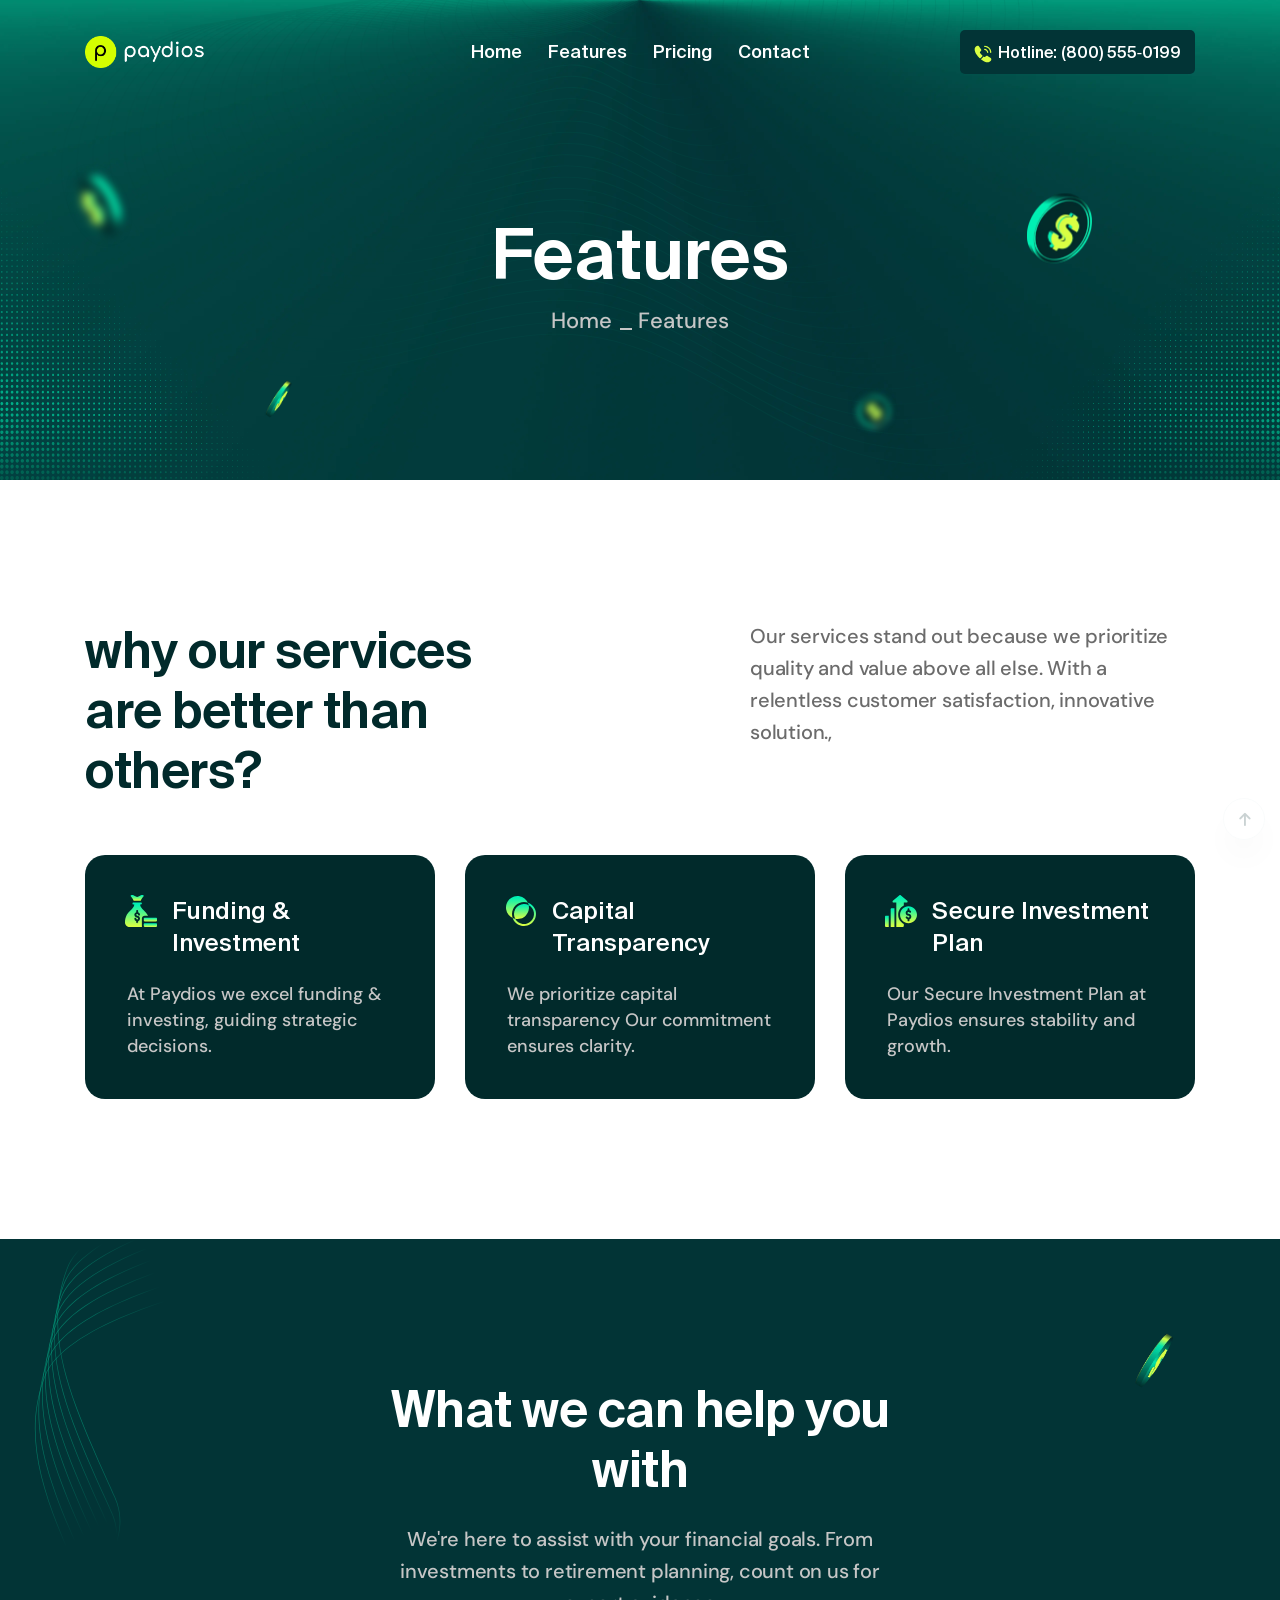
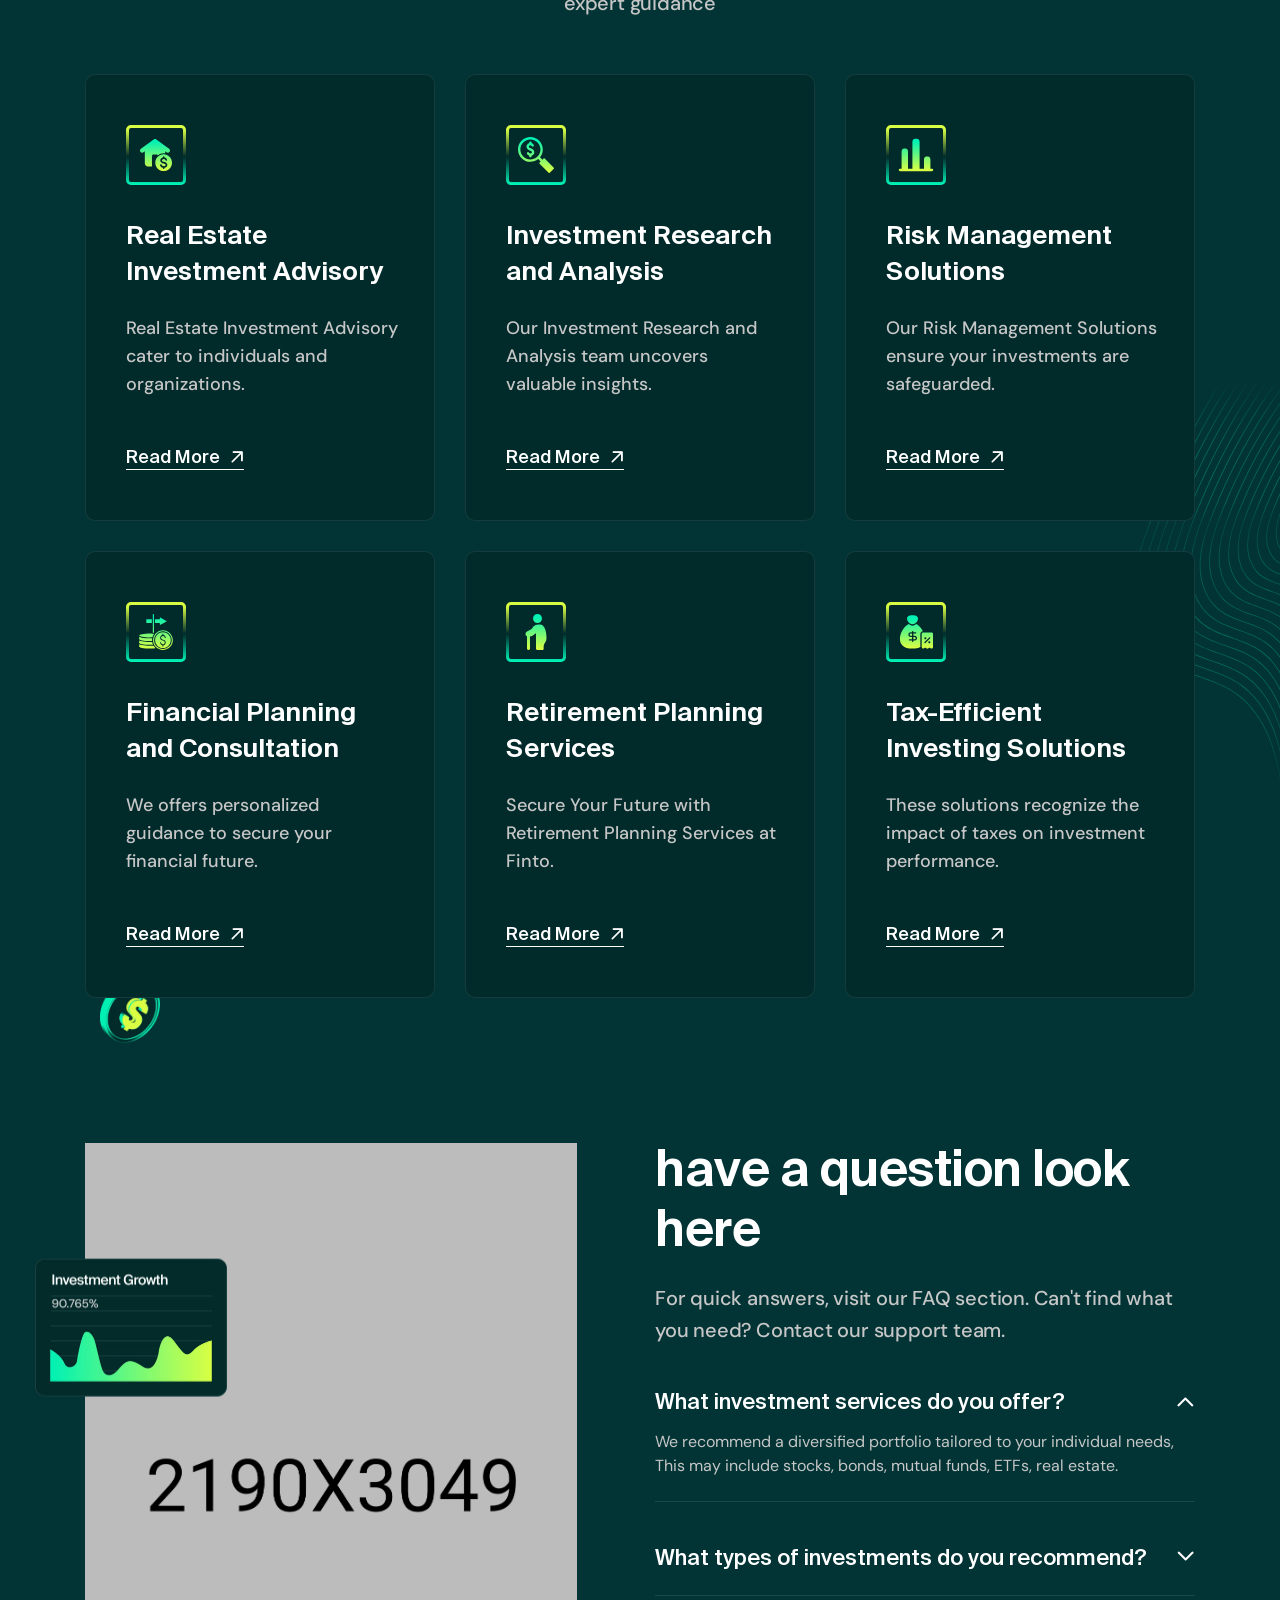
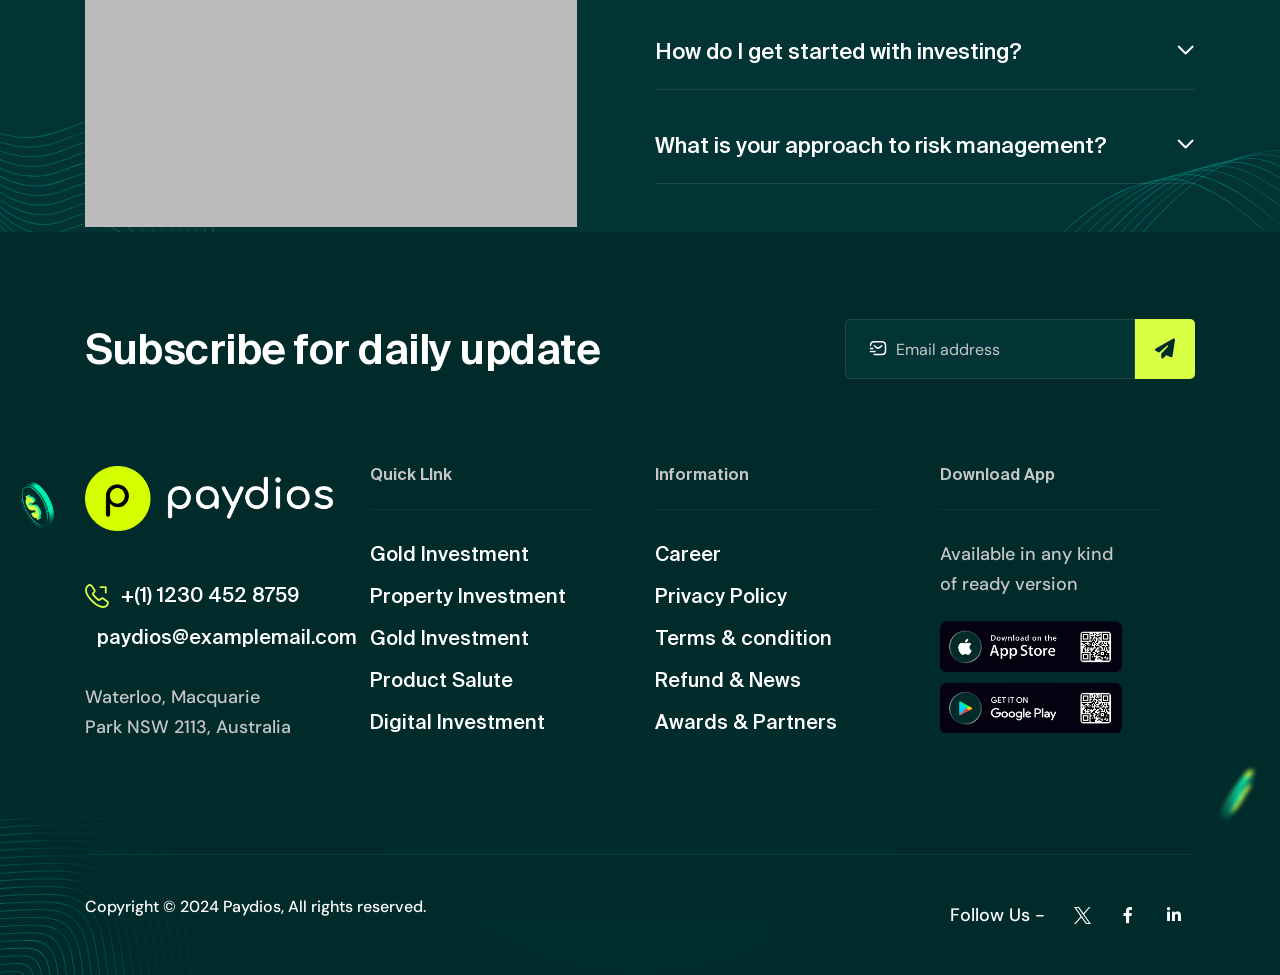
<file: features.html>
<!DOCTYPE html>
<html lang="en">
  <head>
    <meta charset="utf-8" />
    <meta
      name="viewport"
      content="width=device-width, initial-scale=1, shrink-to-fit=no"
    />
    <meta http-equiv="x-ua-compatible" content="ie=edge" />
    <meta name="thumbnail" content="assets/images/synox_page_thumbnail.webp" />
    <meta
      name="description"
      content="Paydios – Finance & Consulting Site Template."
    />
    <meta
      name="keywords"
      content="Finance & Consulting Bootstrap Site Template"
    />
    <meta name="author" content="XpressBuddy" />

    <title>Our Services – Paydios – Finance & Consulting Site Template.</title>
    <link
      rel="shortcut icon"
      href="assets/images/site_logo/favicon.png"
    />

    <!-- Fraimwork - CSS Include -->
    <link
      rel="stylesheet"
      type="text/css"
      href="assets/css/bootstrap.min.css"
    />

    <!-- Icon - CSS Include -->
    <link rel="stylesheet" type="text/css" href="assets/css/fontawesome.css" />

    <!-- Animation - CSS Include -->
    <link rel="stylesheet" type="text/css" href="assets/css/animate.min.css" />

    <!-- Carousel - CSS Include -->
    <link
      rel="stylesheet"
      type="text/css"
      href="assets/css/swiper-bundle.min.css"
    />

    <!-- Video & Image Popup - CSS Include -->
    <link
      rel="stylesheet"
      type="text/css"
      href="assets/css/magnific-popup.min.css"
    />

    <!-- Counter - CSS Include -->
    <link rel="stylesheet" type="text/css" href="assets/css/odometer.min.css" />

    <!-- Custom - CSS Include -->
    <link rel="stylesheet" type="text/css" href="assets/css/style.css" />
  </head>

  <body>
    <!-- Body Wrap - Start -->
    <div class="page_wrapper">
      <!-- Back To Top - Start -->
      <div class="backtotop">
        <a href="#" class="scroll">
          <i class="fa-solid fa-arrow-up"></i>
        </a>
      </div>
      <!-- Back To Top - End -->

      <!-- Site Header - Start
      ================================================== -->
      <header class="site_header header_layout_1">
        <div class="xb-header stricky">
          <div class="container">
            <div class="row align-items-center">
              <div class="col-lg-3 col-5">
                <div class="site_logo">
                  <a class="site_link" href="index.html">
                    <img
                      src="assets/images/site_logo/paydios_logo_white.png"
                      alt="Site Logo White"
                    />
                    <img
                      src="assets/images/site_logo/paydios_logo_black.png"
                      alt="Site Logo Black"
                    />
                  </a>
                </div>
              </div>
              <div class="col-lg-6 col-2">
                <nav class="main_menu navbar navbar-expand-lg">
                  <div
                    class="main_menu_inner collapse navbar-collapse justify-content-lg-center"
                    id="main_menu_dropdown"
                  >
                    <ul
                      class="main_menu_list unordered_list justify-content-center"
                    >
                      <li><a href="index.html">Home</a></li>
                      <li><a href="features.html">Features</a></li>
                      <li><a href="pricing.html">Pricing</a></li>
                      <li><a href="contact.html">Contact</a></li>
                    </ul>
                  </div>
                </nav>
              </div>
              <div class="col-lg-3 col-5">
                <ul class="btns_group p-0 unordered_list justify-content-end">
                  <li>
                    <button
                      class="mobile_menu_btn"
                      type="button"
                      data-bs-toggle="collapse"
                      data-bs-target="#main_menu_dropdown"
                      aria-expanded="false"
                      aria-label="Toggle navigation"
                    >
                      <i class="far fa-bars"></i>
                    </button>
                  </li>
                  <li>
                    <a class="hotline_btn" href="tel:8005550199">
                      <span class="btn_icon">
                        <img
                          src="assets/images/icons/icon_calling.svg"
                          alt="Icon Calling"
                        />
                      </span>
                      <span
                        class="btn_label"
                        data-text="Hotline: (800) 555‑0199"
                        >Hotline: (800) 555‑0199</span
                      >
                    </a>
                  </li>
                </ul>
              </div>
            </div>
          </div>
        </div>
      </header>
      <!-- Site Header - End
      ================================================== -->

      <!-- Main Body - Start
      ================================================== -->
      <main class="page_content">
        <!-- Page Header - Start
        ================================================== -->
        <section
          class="page_header text-center bg-dark section_decoration overflow-hidden"
          style="
            background-image: url('assets/images/backgrounds/page_header_bg_1.webp');
          "
        >
          <div class="container">
            <h1 class="page_title text-white">Features</h1>
            <ul class="breadcrumb_nav unordered_list justify-content-center">
              <li><a href="index.html">Home</a></li>
              <li class="active"><a href="#!">Features</a></li>
            </ul>
          </div>
          <div class="decoration_item shape_nate">
            <img src="assets/images/shapes/shape_nate.svg" alt="Shape Nate" />
          </div>
          <div
            class="decoration_item shape_dollar_1 wow fadeInUp"
            data-wow-delay=".2s"
          >
            <img
              src="assets/images/shapes/shape_dollar_1.webp"
              data-parallax='{"y" : 100, "smoothness": 10}'
              alt="Shape Dollar"
            />
          </div>
          <div
            class="decoration_item shape_dollar_2 wow fadeInUp"
            data-wow-delay=".2s"
          >
            <img
              src="assets/images/shapes/shape_dollar_2.webp"
              data-parallax='{"y" : 100, "smoothness": 10}'
              alt="Shape Dollar"
            />
          </div>
          <div
            class="decoration_item shape_dollar_3 wow fadeInUp"
            data-wow-delay=".3s"
          >
            <img
              src="assets/images/shapes/shape_dollar_3.webp"
              data-parallax='{"y" : -100, "smoothness": 10}'
              alt="Shape Dollar"
            />
          </div>
          <div
            class="decoration_item shape_dollar_4 wow fadeInUp"
            data-wow-delay=".3s"
          >
            <img
              src="assets/images/shapes/shape_dollar_4.webp"
              data-parallax='{"y" : -100, "smoothness": 10}'
              alt="Shape Dollar"
            />
          </div>
          <div class="decoration_item shape_pattern_1">
            <img
              src="assets/images/shapes/breadcrumb_shape_pattern_1.svg"
              alt="Shape Pattern"
            />
          </div>
          <div class="decoration_item shape_pattern_2">
            <img
              src="assets/images/shapes/breadcrumb_shape_pattern_2.svg"
              alt="Shape Pattern"
            />
          </div>
        </section>
        <!-- Page Header - End
        ================================================== -->

        <!-- Feature Section - Start
        ================================================== -->
        <section class="feature_section section_space">
          <div class="container">
            <div class="heading_block">
              <div class="row justify-content-lg-between">
                <div class="col-lg-5">
                  <h3 class="heading_text mb-0">
                    why our services are better than others?
                  </h3>
                </div>
                <div class="col-lg-5">
                  <p class="heading_description mb-0">
                    Our services stand out because we prioritize quality and
                    value above all else. With a relentless customer
                    satisfaction, innovative solution.,
                  </p>
                </div>
              </div>
            </div>
            <div class="row">
              <div class="col-lg-4">
                <div class="features_block bg-dark">
                  <div class="features_icon">
                    <img
                      src="assets/images/icons/icon_dollar_bag.svg"
                      alt="Icon Dollar Bag"
                    />
                  </div>
                  <div class="features_content">
                    <h3 class="features_title text-white">
                      Funding & Investment
                    </h3>
                    <p class="mb-0">
                      At Paydios we excel funding & investing, guiding strategic
                      decisions.
                    </p>
                  </div>
                </div>
              </div>
              <div class="col-lg-4">
                <div class="features_block bg-dark">
                  <div class="features_icon">
                    <img
                      src="assets/images/icons/icon_overlap.svg"
                      alt="Icon Overlap"
                    />
                  </div>
                  <div class="features_content">
                    <h3 class="features_title text-white">
                      Capital Transparency
                    </h3>
                    <p class="mb-0">
                      We prioritize capital transparency Our commitment ensures
                      clarity.
                    </p>
                  </div>
                </div>
              </div>
              <div class="col-lg-4">
                <div class="features_block bg-dark">
                  <div class="features_icon">
                    <img
                      src="assets/images/icons/icon_chart_bar.svg"
                      alt="Icon Chart Bar"
                    />
                  </div>
                  <div class="features_content">
                    <h3 class="features_title text-white">
                      Secure Investment Plan
                    </h3>
                    <p class="mb-0">
                      Our Secure Investment Plan at Paydios ensures stability
                      and growth.
                    </p>
                  </div>
                </div>
              </div>
            </div>
          </div>
        </section>
        <!-- Feature Section - End
        ================================================== -->

        <!-- Service Section - Start
        ================================================== -->
        <section
          class="service_section bg-secondary section_decoration overflow-hidden"
        >
          <div class="section_space pb-0">
            <div class="container">
              <div class="row justify-content-center">
                <div class="col-lg-6">
                  <div class="heading_block text-center text-white">
                    <h2 class="heading_text">What we can help you with</h2>
                    <p class="heading_description mb-0 text-muted">
                      We're here to assist with your financial goals. From
                      investments to retirement planning, count on us for expert
                      guidance
                    </p>
                  </div>
                </div>
              </div>

              <div class="row">
                <div class="col-lg-4">
                  <div class="service_block bg-dark">
                    <div
                      class="service_icon"
                      style="
                        background-image: url('assets/images/icons/icon_rectangle.svg');
                      "
                    >
                      <img
                        src="assets/images/icons/icon_home.svg"
                        alt="Icon Home"
                      />
                    </div>
                    <div class="service_content">
                      <h3 class="service_title">
                        <a href="#"> Real Estate Investment Advisory </a>
                      </h3>
                      <p>
                        Real Estate Investment Advisory cater to individuals and
                        organizations.
                      </p>
                      <a class="btn-link" href="#">
                        <span class="btn_label">Read More</span>
                        <span class="btn_icon"
                          ><i class="fa-regular fa-arrow-up-right"></i
                        ></span>
                      </a>
                    </div>
                  </div>
                </div>
                <div class="col-lg-4">
                  <div class="service_block bg-dark">
                    <div
                      class="service_icon"
                      style="
                        background-image: url('assets/images/icons/icon_rectangle.svg');
                      "
                    >
                      <img
                        src="assets/images/icons/icon_search.svg"
                        alt="Icon Search"
                      />
                    </div>
                    <div class="service_content">
                      <h3 class="service_title">
                        <a href="#"> Investment Research and Analysis </a>
                      </h3>
                      <p>
                        Our Investment Research and Analysis team uncovers
                        valuable insights.
                      </p>
                      <a class="btn-link" href="#">
                        <span class="btn_label">Read More</span>
                        <span class="btn_icon"
                          ><i class="fa-regular fa-arrow-up-right"></i
                        ></span>
                      </a>
                    </div>
                  </div>
                </div>
                <div class="col-lg-4">
                  <div class="service_block bg-dark">
                    <div
                      class="service_icon"
                      style="
                        background-image: url('assets/images/icons/icon_rectangle.svg');
                      "
                    >
                      <img
                        src="assets/images/icons/icon_chart_bar_2.svg"
                        alt="Icon Chart Bar"
                      />
                    </div>
                    <div class="service_content">
                      <h3 class="service_title">
                        <a href="#"> Risk Management Solutions </a>
                      </h3>
                      <p>
                        Our Risk Management Solutions ensure your investments
                        are safeguarded.
                      </p>
                      <a class="btn-link" href="#">
                        <span class="btn_label">Read More</span>
                        <span class="btn_icon"
                          ><i class="fa-regular fa-arrow-up-right"></i
                        ></span>
                      </a>
                    </div>
                  </div>
                </div>
                <div class="col-lg-4">
                  <div class="service_block bg-dark">
                    <div
                      class="service_icon"
                      style="
                        background-image: url('assets/images/icons/icon_rectangle.svg');
                      "
                    >
                      <img
                        src="assets/images/icons/icon_dollar_2.svg"
                        alt="Icon Dollar"
                      />
                    </div>
                    <div class="service_content">
                      <h3 class="service_title">
                        <a href="#"> Financial Planning and Consultation </a>
                      </h3>
                      <p>
                        We offers personalized guidance to secure your financial
                        future.
                      </p>
                      <a class="btn-link" href="#">
                        <span class="btn_label">Read More</span>
                        <span class="btn_icon"
                          ><i class="fa-regular fa-arrow-up-right"></i
                        ></span>
                      </a>
                    </div>
                  </div>
                </div>
                <div class="col-lg-4">
                  <div class="service_block bg-dark">
                    <div
                      class="service_icon"
                      style="
                        background-image: url('assets/images/icons/icon_rectangle.svg');
                      "
                    >
                      <img
                        src="assets/images/icons/icon_man.svg"
                        alt="Icon Man"
                      />
                    </div>
                    <div class="service_content">
                      <h3 class="service_title">
                        <a href="#"> Retirement Planning Services </a>
                      </h3>
                      <p>
                        Secure Your Future with Retirement Planning Services at
                        Finto.
                      </p>
                      <a class="btn-link" href="#">
                        <span class="btn_label">Read More</span>
                        <span class="btn_icon"
                          ><i class="fa-regular fa-arrow-up-right"></i
                        ></span>
                      </a>
                    </div>
                  </div>
                </div>
                <div class="col-lg-4">
                  <div class="service_block bg-dark">
                    <div
                      class="service_icon"
                      style="
                        background-image: url('assets/images/icons/icon_rectangle.svg');
                      "
                    >
                      <img
                        src="assets/images/icons/icon_discount.svg"
                        alt="Icon Man"
                      />
                    </div>
                    <div class="service_content">
                      <h3 class="service_title">
                        <a href="#"> Tax-Efficient Investing Solutions </a>
                      </h3>
                      <p>
                        These solutions recognize the impact of taxes on
                        investment performance.
                      </p>
                      <a class="btn-link" href="#">
                        <span class="btn_label">Read More</span>
                        <span class="btn_icon"
                          ><i class="fa-regular fa-arrow-up-right"></i
                        ></span>
                      </a>
                    </div>
                  </div>
                </div>
              </div>
            </div>
          </div>

          <div class="section_space pb-0">
            <div class="container">
              <div class="row align-items-center">
                <div class="col-lg-6 order-lg-last">
                  <div class="heading_block text-white">
                    <h2 class="heading_text">have a question look here</h2>
                    <p class="heading_description mb-0 text-muted">
                      For quick answers, visit our FAQ section. Can't find what
                      you need? Contact our support team.
                    </p>
                  </div>
                  <div class="accordion pb-5" id="faq_accordion">
                    <div class="accordion-item">
                      <div class="accordion-header">
                        <button
                          class="accordion-button"
                          type="button"
                          data-bs-toggle="collapse"
                          data-bs-target="#collapse_one"
                          aria-expanded="true"
                          aria-controls="collapse_one"
                        >
                          What investment services do you offer?
                        </button>
                      </div>
                      <div
                        id="collapse_one"
                        class="accordion-collapse collapse show"
                        data-bs-parent="#faq_accordion"
                      >
                        <div class="accordion-body">
                          <p class="m-0 text-muted">
                            We recommend a diversified portfolio tailored to
                            your individual needs, This may include stocks,
                            bonds, mutual funds, ETFs, real estate.
                          </p>
                        </div>
                      </div>
                    </div>
                    <div class="accordion-item">
                      <div class="accordion-header">
                        <button
                          class="accordion-button collapsed"
                          type="button"
                          data-bs-toggle="collapse"
                          data-bs-target="#collapse_two"
                          aria-expanded="false"
                          aria-controls="collapse_two"
                        >
                          What types of investments do you recommend?
                        </button>
                      </div>
                      <div
                        id="collapse_two"
                        class="accordion-collapse collapse"
                        data-bs-parent="#faq_accordion"
                      >
                        <div class="accordion-body">
                          <p class="m-0 text-muted">
                            We recommend a diversified portfolio tailored to
                            your individual needs, This may include stocks,
                            bonds, mutual funds, ETFs, real estate.
                          </p>
                        </div>
                      </div>
                    </div>
                    <div class="accordion-item">
                      <div class="accordion-header">
                        <button
                          class="accordion-button collapsed"
                          type="button"
                          data-bs-toggle="collapse"
                          data-bs-target="#collapse_three"
                          aria-expanded="false"
                          aria-controls="collapse_three"
                        >
                          How do I get started with investing?
                        </button>
                      </div>
                      <div
                        id="collapse_three"
                        class="accordion-collapse collapse"
                        data-bs-parent="#faq_accordion"
                      >
                        <div class="accordion-body">
                          <p class="m-0 text-muted">
                            We recommend a diversified portfolio tailored to
                            your individual needs, This may include stocks,
                            bonds, mutual funds, ETFs, real estate.
                          </p>
                        </div>
                      </div>
                    </div>
                    <div class="accordion-item">
                      <div class="accordion-header">
                        <button
                          class="accordion-button collapsed"
                          type="button"
                          data-bs-toggle="collapse"
                          data-bs-target="#collapse_four"
                          aria-expanded="false"
                          aria-controls="collapse_four"
                        >
                          What is your approach to risk management?
                        </button>
                      </div>
                      <div
                        id="collapse_four"
                        class="accordion-collapse collapse"
                        data-bs-parent="#faq_accordion"
                      >
                        <div class="accordion-body">
                          <p class="m-0 text-muted">
                            We recommend a diversified portfolio tailored to
                            your individual needs, This may include stocks,
                            bonds, mutual funds, ETFs, real estate.
                          </p>
                        </div>
                      </div>
                    </div>
                  </div>
                </div>
                <div class="col-lg-6">
                  <div class="faq_man_image pe-lg-5 position-relative">
                    <div class="image_block">
                      <img
                        src="assets/images/about/faq_about_image.webp"
                        alt="Man Image"
                      />
                    </div>
                    <div
                      class="decoration_item shape_dollar_1"
                      data-parallax='{"y" : -80, "smoothness": 10}'
                    >
                      <img
                        src="assets/images/shapes/shape_dollar_1.webp"
                        alt="Shape Dollar"
                      />
                    </div>
                    <div
                      class="chart_image"
                      data-parallax='{"y" : 80, "smoothness": 10}'
                    >
                      <img
                        src="assets/images/about/chart_image_1.webp"
                        alt="Chart Image"
                      />
                    </div>
                  </div>
                </div>
              </div>
            </div>
          </div>

          <div class="decoration_item shape_lines_flow_2">
            <img
              src="assets/images/shapes/shape_nate_8.svg"
              alt="Shape Line Flow"
            />
          </div>
          <div class="decoration_item shape_lines_flow_3">
            <img
              src="assets/images/shapes/shape_nate_10.svg"
              alt="Shape Line Flow"
            />
          </div>
          <div class="decoration_item shape_lines_flow_4">
            <img
              src="assets/images/shapes/shape_nate_7.svg"
              alt="Shape Line Flow"
            />
          </div>
          <div class="decoration_item shape_lines_flow_5">
            <img
              src="assets/images/shapes/shape_nate_11.svg"
              alt="Shape Line Flow"
            />
          </div>
          <div
            class="decoration_item shape_dollar_4"
            data-parallax='{"y" : -100, "smoothness": 10}'
          >
            <img
              src="assets/images/shapes/shape_dollar_2.webp"
              alt="Shape Dollar"
            />
          </div>
          <div
            class="decoration_item shape_dollar_5"
            data-parallax='{"y" : 100, "smoothness": 10}'
          >
            <img
              src="assets/images/shapes/shape_dollar_3.webp"
              alt="Shape Dollar"
            />
          </div>
        </section>
        <!-- Service Section - End
        ================================================== -->
      </main>
      <!-- Main Body - End
      ================================================== -->

      <!-- Site Footer - Start
      ================================================== -->
      <footer class="site_footer footer_layout_1 bg-dark section_decoration">
        <div class="container">
          <div class="footer_newsletter pb-0">
            <div class="row align-items-center justify-content-lg-between">
              <div class="col-lg-6">
                <div class="heading_block mb-0 text-white">
                  <h2 class="heading_text mb-0">Subscribe for daily update</h2>
                </div>
              </div>
              <div class="col-lg-4">
                <form class="newsletter_input" action="#">
                  <label for="footer_newsletter_input">
                    <img
                      src="assets/images/icons/icon_email.svg"
                      alt="Icon Email"
                    />
                  </label>
                  <input
                    id="footer_newsletter_input"
                    type="email"
                    name="email"
                    placeholder="Email address"
                  />
                  <button class="submit_btn" type="submit">
                    <i class="fa-solid fa-paper-plane"></i>
                  </button>
                </form>
              </div>
            </div>
          </div>

          <div class="footer_content_wrapper">
            <div class="row">
              <div class="col-lg-3 col-md-6 col-sm-6">
                <div class="site_logo">
                  <a class="site_link" href="index.html">
                    <img
                      src="assets/images/site_logo/paydios_logo_white.png"
                      alt="Site Logo"
                    />
                  </a>
                </div>
                <ul class="iconlist_block unordered_list_block">
                  <li>
                    <a href="tel:+112304528759">
                      <span class="iconlist_icon">
                        <img
                          src="assets/images/icons/icon_calling_2.svg"
                          alt="Icon Calling"
                        />
                      </span>
                      <span class="iconlist_text">+(1) 1230 452 8759</span>
                    </a>
                  </li>
                  <li>
                    <a href="mailto:paydios@examplemail.com">
                      <span class="iconlist_icon">
                        <img
                          src="assets/images/icons/icon_email_2.svg"
                          alt="Icon Email"
                        />
                      </span>
                      <span class="iconlist_text">paydios@examplemail.com</span>
                    </a>
                  </li>
                </ul>
                <p class="mb-0 pe-lg-5">
                  Waterloo, Macquarie Park NSW 2113, Australia
                </p>
              </div>
              <div class="col-lg-3 col-md-6 col-sm-6 pe-lg-5">
                <h3 class="footer_info_title">Quick LInk</h3>
                <ul class="iconlist_block unordered_list_block">
                  <li>
                    <a href="#!">
                      <span class="iconlist_text">Gold Investment</span>
                    </a>
                  </li>
                  <li>
                    <a href="#!">
                      <span class="iconlist_text">Property Investment</span>
                    </a>
                  </li>
                  <li>
                    <a href="#!">
                      <span class="iconlist_text">Gold Investment</span>
                    </a>
                  </li>
                  <li>
                    <a href="#!">
                      <span class="iconlist_text">Product Salute</span>
                    </a>
                  </li>
                  <li>
                    <a href="#!">
                      <span class="iconlist_text">Digital Investment</span>
                    </a>
                  </li>
                </ul>
              </div>
              <div class="col-lg-3 col-md-6 col-sm-6 pe-lg-5">
                <h3 class="footer_info_title">Information</h3>
                <ul class="iconlist_block unordered_list_block">
                  <li>
                    <a href="#!">
                      <span class="iconlist_text">Career</span>
                    </a>
                  </li>
                  <li>
                    <a href="#!">
                      <span class="iconlist_text">Privacy Policy</span>
                    </a>
                  </li>
                  <li>
                    <a href="#!">
                      <span class="iconlist_text">Terms & condition</span>
                    </a>
                  </li>
                  <li>
                    <a href="#!">
                      <span class="iconlist_text">Refund & News</span>
                    </a>
                  </li>
                  <li>
                    <a href="#!">
                      <span class="iconlist_text">Awards & Partners</span>
                    </a>
                  </li>
                </ul>
              </div>
              <div class="col-lg-3 col-md-6 col-sm-6 pe-lg-5">
                <h3 class="footer_info_title">Download App</h3>
                <p class="pe-lg-5">Available in any kind of ready version</p>
                <ul class="app_download_btns unordered_list_block">
                  <li>
                    <a href="#">
                      <img src="assets/images/app_store.webp" alt="App Store" />
                    </a>
                  </li>
                  <li>
                    <a href="#">
                      <img
                        src="assets/images/google_play.webp"
                        alt="Google Play"
                      />
                    </a>
                  </li>
                </ul>
              </div>
            </div>
          </div>

          <div class="footer_bottom">
            <div class="row">
              <div class="col-md-6">
                <p class="copyright_text mb-0 text-white">
                  Copyright © 2024 Paydios, All rights reserved.
                </p>
              </div>
              <div class="col-md-6">
                <div
                  class="d-flex align-items-center justify-content-center justify-content-md-end"
                >
                  <p class="mb-0 text-white">Follow Us -</p>
                  <ul class="social_icons_block unordered_list ms-3">
                    <li>
                      <a
                        aria-label="Twitter X"
                        href="https://x.com/paydios
"
                        target="_blank"
                      >
                        <svg
                          viewBox="0 0 15 15"
                          xmlns="http://www.w3.org/2000/svg"
                        >
                          <path
                            d="M8.92704 6.35148L14.5111 0H13.1879L8.33921 5.5149L4.4666 0H0L5.85615 8.3395L0 15H1.32333L6.44364 9.17608L10.5334 15H15L8.92671 6.35148H8.92704ZM7.11456 8.41297L6.52121 7.58255L1.80014 0.974755H3.83269L7.64265 6.30746L8.236 7.13788L13.1885 14.0696H11.156L7.11456 8.41329V8.41297Z"
                          />
                        </svg>
                      </a>
                    </li>
                    <li>
                      <a
                        aria-label="Facebook"
                        href="https://facebook.com/paydios"
                        target="_blank"
                        ><i class="fa-brands fa-facebook-f"></i
                      ></a>
                    </li>
                    <li>
                      <a
                        aria-label="Linkedin"
                        href="https://www.linkedin.com/company/paydios"
                        target="_blank"
                        ><i class="fa-brands fa-linkedin-in"></i
                      ></a>
                    </li>
                  </ul>
                </div>
              </div>
            </div>
          </div>
        </div>
        <div class="decoration_item shape_finto">
          <img src="assets/images/shapes/shape_finto.svg" alt="Shape Finto" />
        </div>
        <div class="decoration_item shape_finto">
          <img src="assets/images/shapes/shape_finto.svg" alt="Shape Finto" />
        </div>
        <div class="decoration_item shape_nate">
          <img src="assets/images/shapes/shape_nate_2.svg" alt="Shape Nate" />
        </div>
        <div class="decoration_item shape_dollar_1">
          <img
            src="assets/images/shapes/shape_dollar_5.webp"
            data-parallax='{"y" : 100, "smoothness": 10}'
            alt="Shape Nate"
          />
        </div>
        <div class="decoration_item shape_dollar_2">
          <img
            src="assets/images/shapes/shape_dollar_3.webp"
            data-parallax='{"y" : -100, "smoothness": 10}'
            alt="Shape Nate"
          />
        </div>
      </footer>
      <!-- Site Footer - End
      ================================================== -->
    </div>
    <!-- Body Wrap - End -->

    <!-- Fraimwork - Jquery Include -->
    <script src="assets/js/jquery.min.js"></script>
    <script src="assets/js/popper.min.js"></script>
    <script src="assets/js/bootstrap.min.js"></script>
    <script src="assets/js/bootstrap-dropdown-ml-hack.min.js"></script>

    <!-- Carousel - Jquery Include -->
    <script src="assets/js/swiper-bundle.min.js"></script>

    <!-- Animations - jquery include -->
    <script src="assets/js/parallaxie.js"></script>
    <script src="assets/js/parallax-scroll.js"></script>
    <script src="assets/js/wow.min.js"></script>

    <!-- Video & Image Popup - Jquery Include -->
    <script src="assets/js/magnific-popup.min.js"></script>

    <!-- Counter - Jquery Include -->
    <script src="assets/js/appear.min.js"></script>
    <script src="assets/js/odometer.min.js"></script>

    <!-- Content Auto Sliding - jquery include -->
    <script src="assets/js/ticker.min.js"></script>

    <!-- Custom - Jquery Include -->
    <script src="assets/js/main.js"></script>
  </body>
</html>
</file>
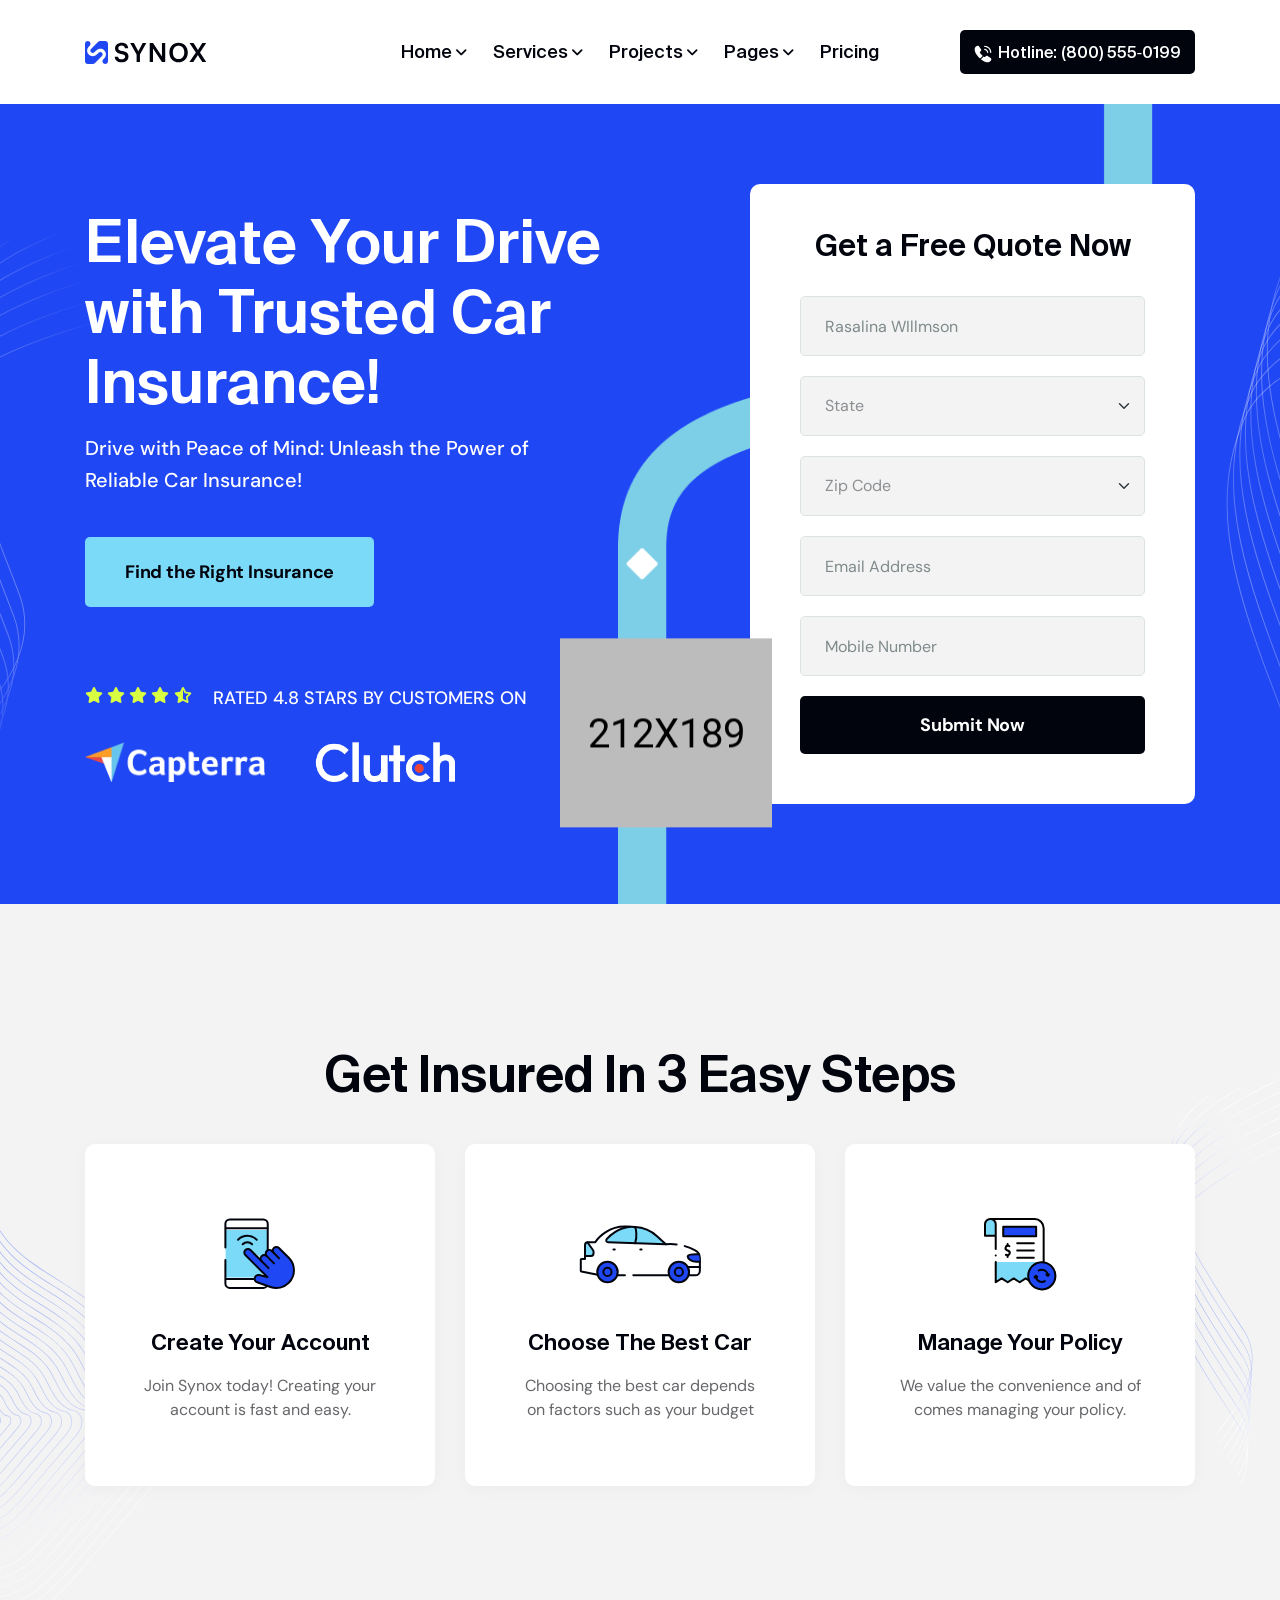
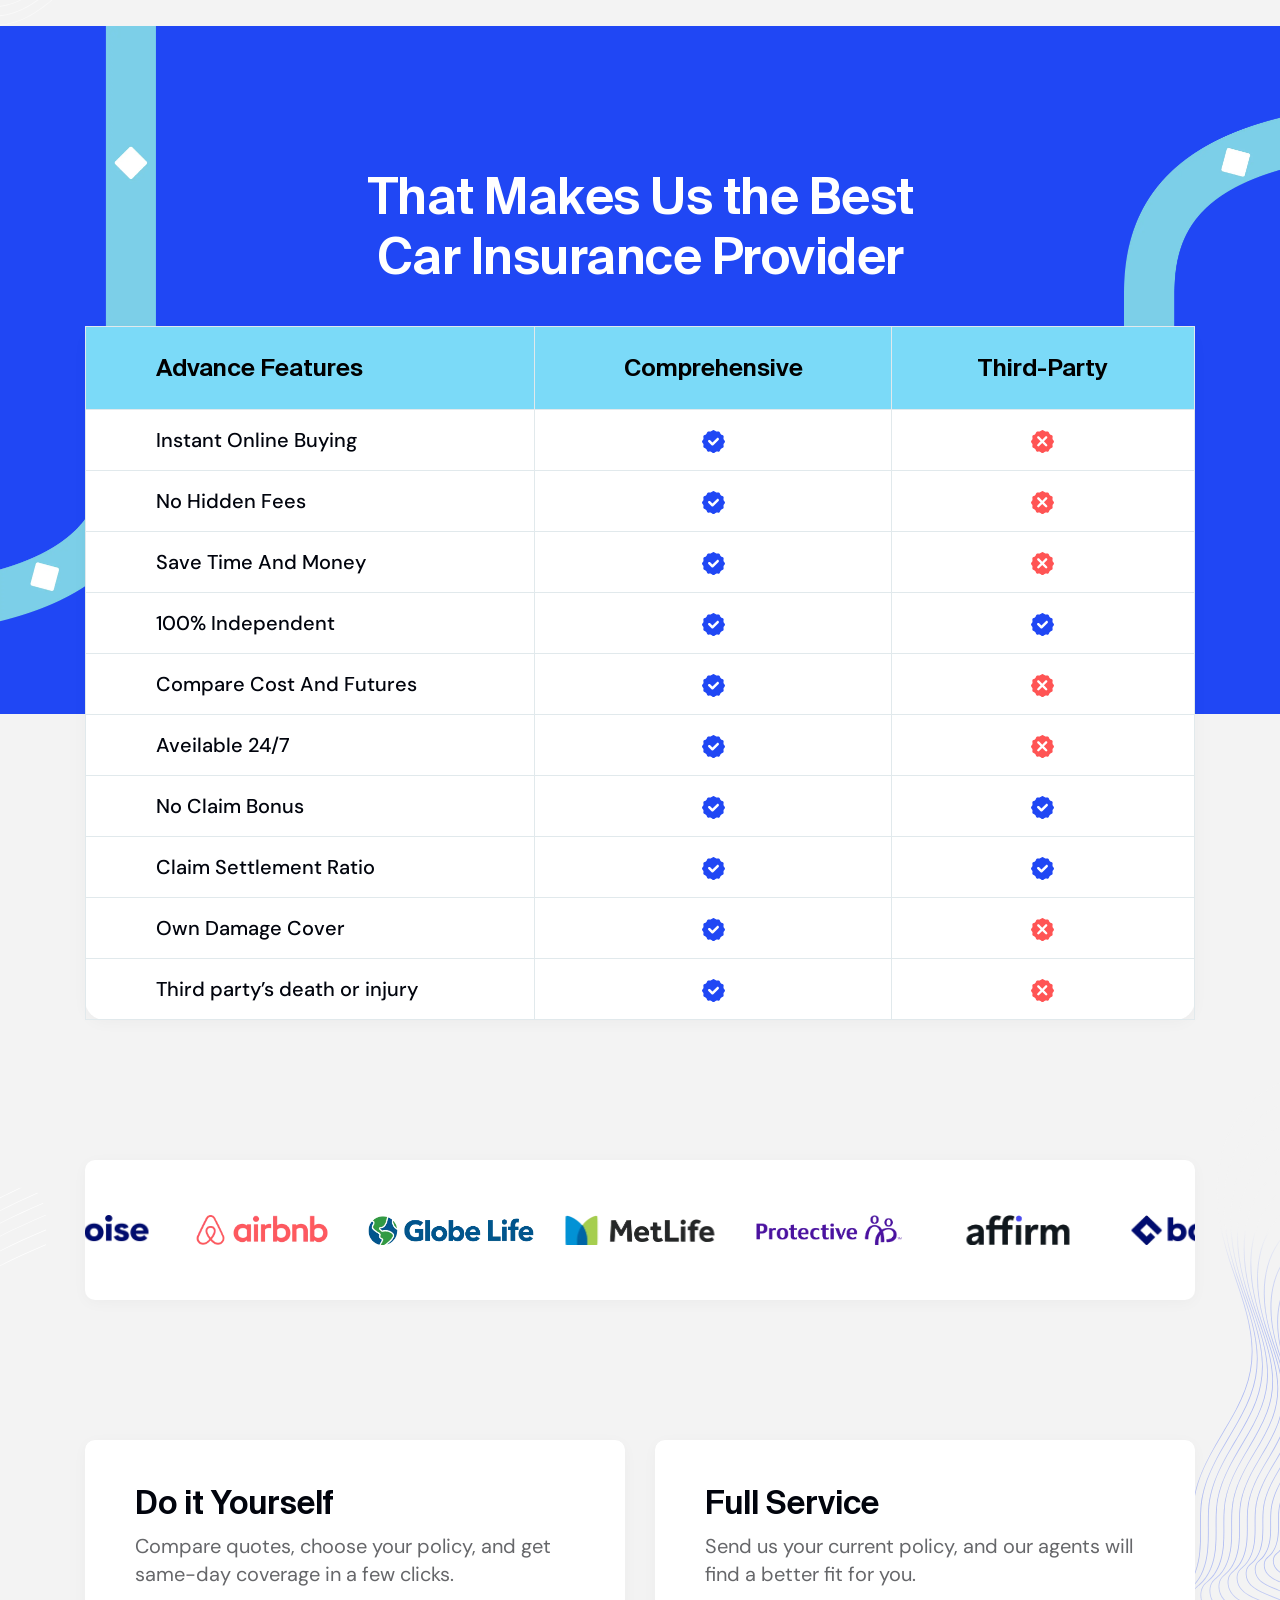
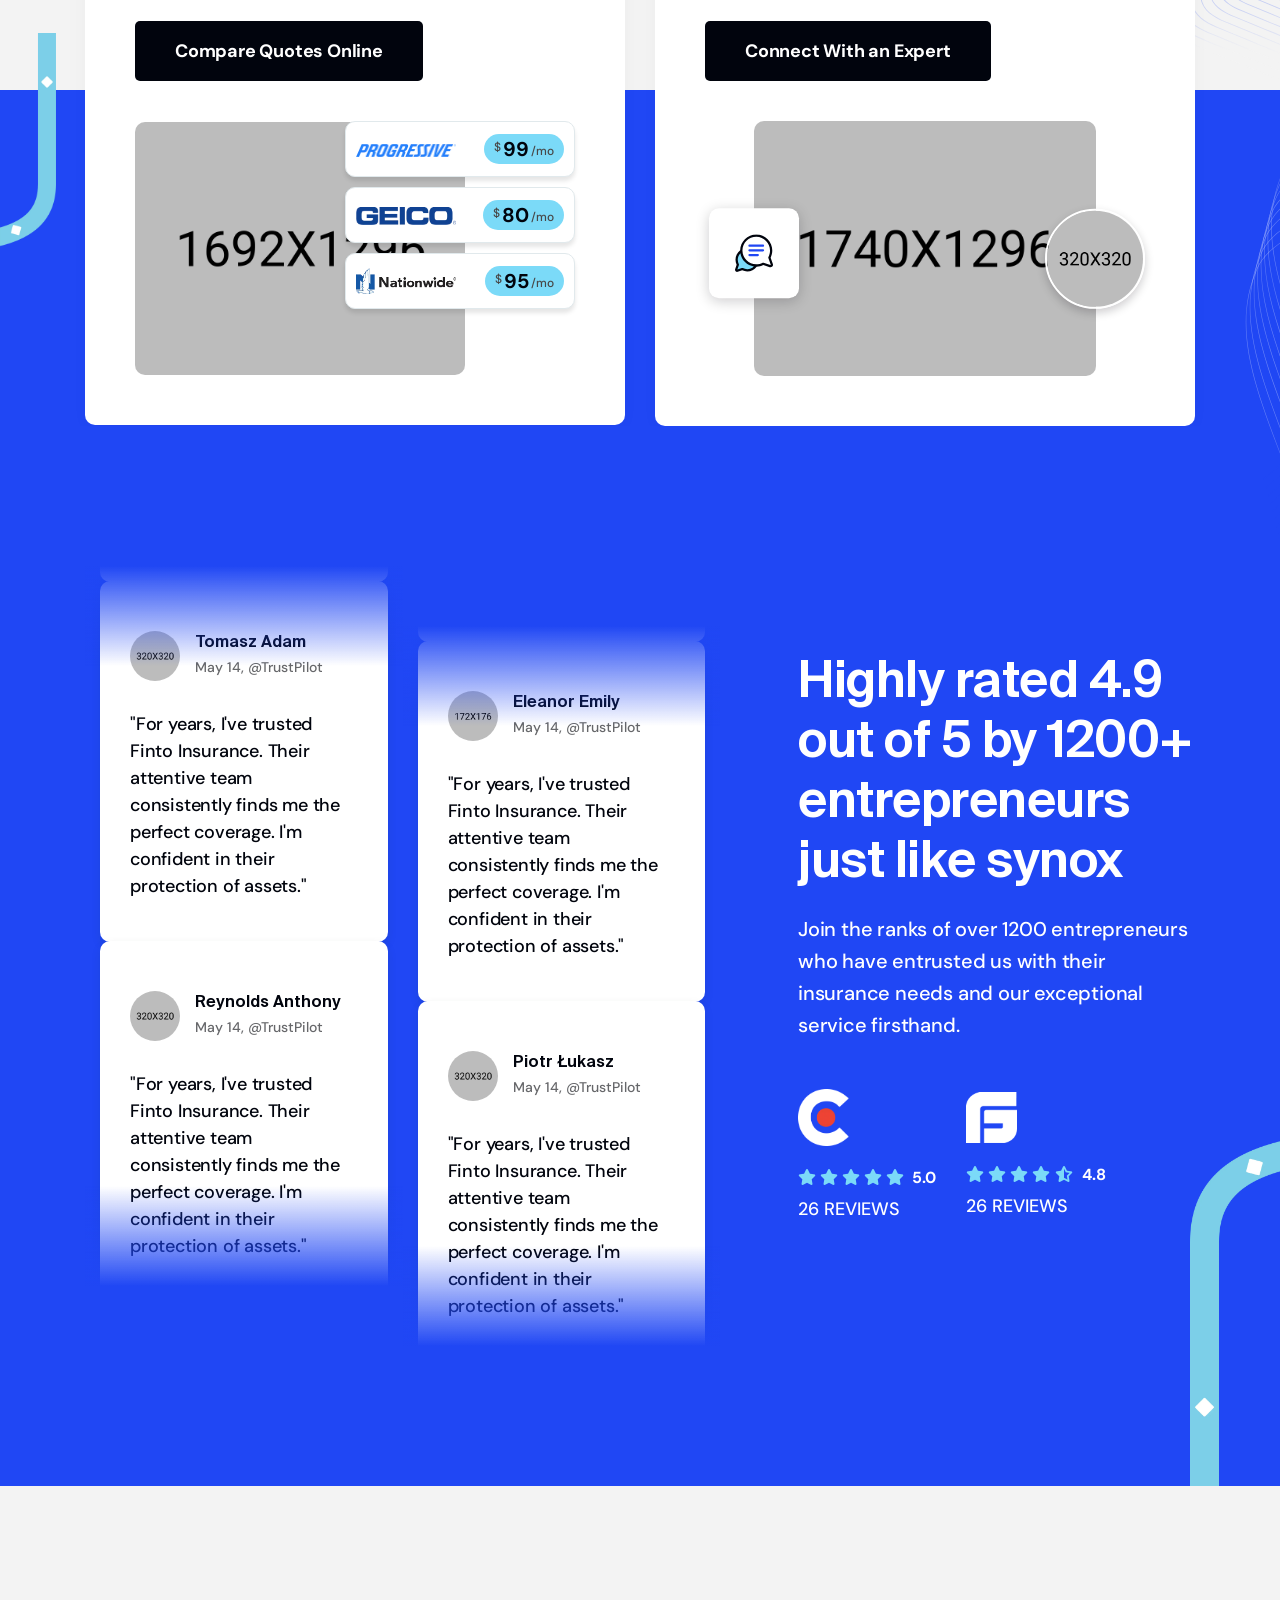
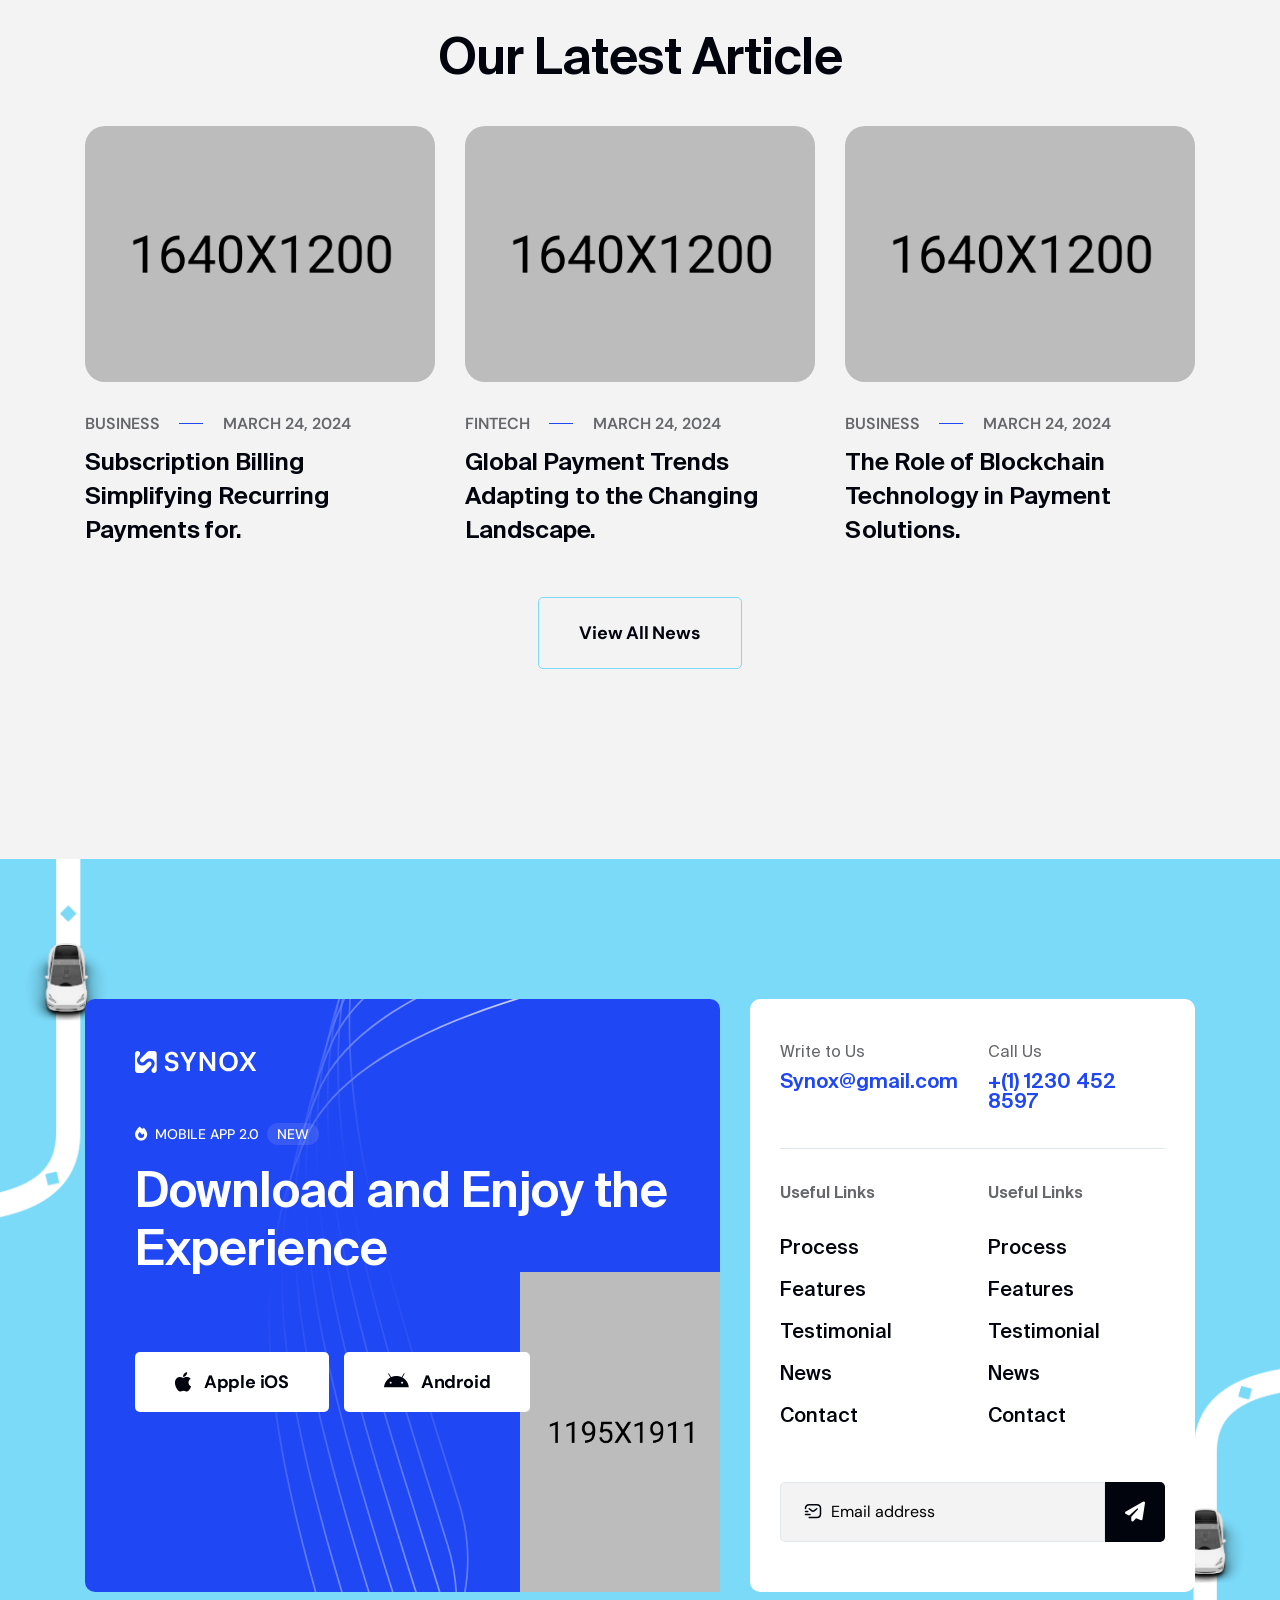
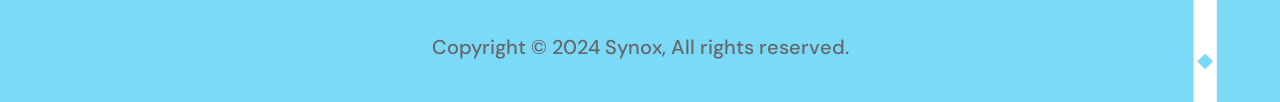
<file: index_car_insurance.html>
<!doctype html>
<html lang="en">

  <head>

    <meta charset="utf-8">
    <meta name="viewport" content="width=device-width, initial-scale=1, shrink-to-fit=no">
    <meta http-equiv="x-ua-compatible" content="ie=edge">
    <meta name="thumbnail" content="assets/images/synox_page_thumbnail.webp">
    <meta name="description" content="Synox – Finance & Consulting Site Template.">
    <meta name="keywords" content="Finance & Consulting Bootstrap Site Template">
    <meta name="author" content="XpressBuddy">

    <title>Car Insurance – Synox – Finance & Consulting Site Template.</title>
    <link rel="shortcut icon" href="assets/images/site_logo/favourite_icon_3.svg">

    <!-- Fraimwork - CSS Include -->
    <link rel="stylesheet" type="text/css" href="assets/css/bootstrap.min.css">

    <!-- Icon - CSS Include -->
    <link rel="stylesheet" type="text/css" href="assets/css/fontawesome.css">

    <!-- Animation - CSS Include -->
    <link rel="stylesheet" type="text/css" href="assets/css/animate.min.css">

    <!-- Carousel - CSS Include -->
    <link rel="stylesheet" type="text/css" href="assets/css/swiper-bundle.min.css">

    <!-- Video & Image Popup - CSS Include -->
    <link rel="stylesheet" type="text/css" href="assets/css/magnific-popup.min.css">

    <!-- Counter - CSS Include -->
    <link rel="stylesheet" type="text/css" href="assets/css/odometer.min.css">

    <!-- Custom - CSS Include -->
    <link rel="stylesheet" type="text/css" href="assets/css/style.css">

  </head>


  <body class="car_insurance bg-light">

    <!-- Body Wrap - Start -->
    <div class="page_wrapper">

      <!-- Back To Top - Start -->
      <div class="backtotop">
        <a href="#" class="scroll">
          <i class="fa-solid fa-arrow-up"></i>
        </a>
      </div>
      <!-- Back To Top - End -->

      <!-- Site Header - Start
      ================================================== -->
      <header class="site_header header_layout_3">
        <div class="xb-header stricky">
          <div class="container">
            <div class="row align-items-center">
              <div class="col-lg-3 col-5">
                <div class="site_logo">
                  <a class="site_link" href="index.html">
                    <img src="assets/images/site_logo/site_logo_black_2.svg" alt="Site Logo White">
                  </a>
                </div>
              </div>
              <div class="col-lg-6 col-2">
                <nav class="main_menu navbar navbar-expand-lg">
                  <div class="main_menu_inner collapse navbar-collapse justify-content-lg-center" id="main_menu_dropdown">
                    <ul class="main_menu_list unordered_list justify-content-center">
                      <li class="dropdown active">
                        <a class="nav-link" href="#" id="home_submenu" role="button" data-bs-toggle="dropdown" aria-expanded="false">
                          Home
                        </a>
                        <ul class="dropdown-menu" aria-labelledby="home_submenu">
                          <li><a href="index.html">Investment Solution</a></li>
                          <li><a href="index_online_banking.html">Online Banking</a></li>
                          <li><a href="index_payment_solutions.html">Payment Solutions</a></li>
                          <li><a href="index_insurance.html">Insurance</a></li>
                          <li class="active"><a href="index_car_insurance.html">Car Insurance</a></li>
                          <li><a href="index_financial_consulting.html">Financial Consulting</a></li>
                        </ul>
                      </li>
                      <li class="dropdown">
                        <a class="nav-link" href="#" id="services_submenu" role="button" data-bs-toggle="dropdown" aria-expanded="false">
                          Services
                        </a>
                        <ul class="dropdown-menu" aria-labelledby="services_submenu">
                          <li><a href="services.html">Our Services</a></li>
                          <li><a href="service_details.html">Service Details</a></li>
                        </ul>
                      </li>
                      <li class="dropdown">
                        <a class="nav-link" href="#" id="projects_submenu" role="button" data-bs-toggle="dropdown" aria-expanded="false">
                          Projects
                        </a>
                        <ul class="dropdown-menu" aria-labelledby="projects_submenu">
                          <li><a href="projects.html">Our Projects</a></li>
                          <li><a href="project_details.html">Project Details</a></li>
                        </ul>
                      </li>
                      <li class="dropdown">
                        <a class="nav-link" href="#" id="pages_submenu" role="button" data-bs-toggle="dropdown" aria-expanded="false">
                          Pages
                        </a>
                        <ul class="dropdown-menu" aria-labelledby="pages_submenu">
                          <li><a href="contact.html">Help Center</a></li>
                          <li class="dropdown">
                            <a class="nav-link" href="#" id="blog_submenu" role="button" data-bs-toggle="dropdown" aria-expanded="false">
                              Blogs
                            </a>
                            <ul class="dropdown-menu" aria-labelledby="blog_submenu">
                              <li><a href="blog.html">Our Blogs</a></li>
                              <li><a href="blog_details.html">Blog Details</a></li>
                            </ul>
                          </li>
                          <li class="dropdown">
                            <a class="nav-link" href="#" id="career_submenu" role="button" data-bs-toggle="dropdown" aria-expanded="false">
                              Career
                            </a>
                            <ul class="dropdown-menu" aria-labelledby="career_submenu">
                              <li><a href="career.html">Join Us</a></li>
                              <li><a href="career_details.html">Job Details</a></li>
                            </ul>
                          </li>
                          <li><a href="error.html">404 Error</a></li>
                        </ul>
                      </li>
                      <li><a href="pricing.html">Pricing</a></li>
                    </ul>
                  </div>
                </nav>
              </div>
              <div class="col-lg-3 col-5">
                <ul class="btns_group p-0 m-0 unordered_list justify-content-end">
                  <li>
                    <button class="mobile_menu_btn bg-primary text-white" type="button" data-bs-toggle="collapse" data-bs-target="#main_menu_dropdown" aria-expanded="false" aria-label="Toggle navigation">
                      <i class="far fa-bars"></i>
                    </button>
                  </li>
                  <li>
                    <a class="hotline_btn bg-dark" href="tel:8005550199">
                      <span class="btn_icon">
                        <img src="assets/images/icons/icon_calling_7.svg" alt="Icon Calling">
                      </span>
                      <span class="btn_label" data-text="Hotline: (800) 555‑0199">Hotline: (800) 555‑0199</span>
                    </a>
                  </li>
                </ul>
              </div>
            </div>
          </div>
        </div>
      </header>
      <!-- Site Header - End
      ================================================== -->

      <!-- Main Body - Start
      ================================================== -->
      <main class="page_content">

        <!-- Hero Section - Start
        ================================================== -->
        <section class="hero_section hero_car_insurance bg-primary section_decoration" style="background-image: url('assets/images/shapes/shape_car_path_1.png');">
          <div class="hero_car"><img data-parallax='{"y" : 80, "smoothness": 10}' src="assets/images/hero/car.png" alt=""></div>
          <div class="container">
            <div class="row align-items-center justify-content-lg-between">
              <div class="col-lg-6">
                <h1 class="hero_title text-white wow fadeInUp" data-wow-delay=".1s">
                  Elevate Your Drive with Trusted Car Insurance!
                </h1>
                <p class="pe-lg-5 wow fadeInUp" data-wow-delay=".2s">
                  Drive with Peace of Mind: Unleash the Power of Reliable Car Insurance!
                </p>
                <div class="wow fadeInUp" data-wow-delay=".3s">
                  <a class="btn bg-secondary text-dark" href="contact.html">
                    <span class="btn_label">Find the Right Insurance</span>
                  </a>
                </div>
                <div class="rating_block wow fadeInUp" data-wow-delay=".4s">
                  <span>
                    <i class="fa-solid fa-star"></i>
                    <i class="fa-solid fa-star"></i>
                    <i class="fa-solid fa-star"></i>
                    <i class="fa-solid fa-star"></i>
                    <i class="fa-solid fa-star-half-stroke"></i>
                  </span>
                  <div class="rating_counter text-white">Rated 4.8 stars by customers on</div>
                </div>
                <ul class="clients_logo unordered_list wow fadeInUp" data-wow-delay=".5s">
                  <li>
                    <img src="assets/images/clients/client_logo_30.webp" alt="Client Logo">
                  </li>
                  <li>
                    <img src="assets/images/clients/client_logo_31.webp" alt="Client Logo">
                  </li>
                </ul>
              </div>
              <div class="col-lg-5">
                <form class="car_insurance_quote_form wow fadeInRight" data-wow-delay=".2s" action="#">
                  <h3 class="heading_text text-center">Get a Free Quote Now</h3>
                  <div class="form-group">
                    <input class="form-control" type="text" name="name" placeholder="Rasalina WIllmson" required>
                  </div>
                  <div class="form-group">
                    <select class="form-select" name="state">
                      <option value="state" selected>State</option>
                      <option value="volvo">Volvo</option>
                      <option value="saab">Saab</option>
                      <option value="mercedes">Mercedes</option>
                      <option value="audi">Audi</option>
                    </select>
                  </div>
                  <div class="form-group">
                    <select class="form-select" name="zipcode">
                      <option value="zipcode" selected>Zip Code</option>
                      <option value="volvo">Volvo</option>
                      <option value="saab">Saab</option>
                      <option value="mercedes">Mercedes</option>
                      <option value="audi">Audi</option>
                    </select>
                  </div>
                  <div class="form-group">
                    <input class="form-control" type="email" name="email" placeholder="Email Address" required>
                  </div>
                  <div class="form-group">
                    <input class="form-control" type="tel" name="phone" placeholder="Mobile Number" required>
                  </div>
                  <button class="btn bg-dark text-white" type="submit">
                    <span class="btn_label">Submit Now</span>
                  </button>
                </form>
              </div>
            </div>
          </div>

          <div class="decoration_item shape_nate_1">
            <img src="assets/images/shapes/shape_nate_36.svg" alt="Shape Nate">
          </div>
          <div class="decoration_item shape_nate_2">
            <img src="assets/images/shapes/shape_nate_36.svg" alt="Shape Nate">
          </div>
        </section>
        <!-- Hero Section - End
        ================================================== -->

        <!-- Process Section - Start
        ================================================== -->
        <section class="car_process_section section_space section_decoration">
          <div class="container">
            <div class="heading_block text-center">
              <h2 class="heading_text mb-0">
                Get Insured In 3 Easy Steps
              </h2>
            </div>

            <div class="row">
              <div class="col-lg-4 wow fadeInUp" data-wow-delay=".1s">
                <div class="iconbox_block car_insurance_process">
                  <div class="iconbox_icon">
                    <img src="assets/images/icons/icon_phone.svg" alt="Icon Phone">
                  </div>
                  <div class="iconbox_content">
                    <h3 class="iconbox_title">Create Your Account</h3>
                    <p class="mb-0">
                      Join Synox today! Creating your account is fast and easy.
                    </p>
                  </div>
                </div>
              </div>
              <div class="col-lg-4 wow fadeInUp" data-wow-delay=".2s">
                <div class="iconbox_block car_insurance_process">
                  <div class="iconbox_icon">
                    <img src="assets/images/icons/icon_car_2.svg" alt="Icon Car">
                  </div>
                  <div class="iconbox_content">
                    <h3 class="iconbox_title">Choose The Best Car</h3>
                    <p class="mb-0">
                      Choosing the best car depends on  factors such as your budget
                    </p>
                  </div>
                </div>
              </div>
              <div class="col-lg-4 wow fadeInUp" data-wow-delay=".3s">
                <div class="iconbox_block car_insurance_process">
                  <div class="iconbox_icon">
                    <img src="assets/images/icons/icon_doc_2.svg" alt="Icon Doc">
                  </div>
                  <div class="iconbox_content">
                    <h3 class="iconbox_title">Manage Your Policy</h3>
                    <p class="mb-0">
                      We value the convenience and of comes managing your policy.
                    </p>
                  </div>
                </div>
              </div>
            </div>
          </div>

          <div class="decoration_item shape_nate_1">
            <img src="assets/images/shapes/shape_nate_37.svg" alt="Shape Nate">
          </div>
          <div class="decoration_item shape_nate_2">
            <img src="assets/images/shapes/shape_nate_38.svg" alt="Shape Nate">
          </div>
        </section>
        <!-- Process Section - End
        ================================================== -->

        <!-- Feature Section - Start
        ================================================== -->
        <section class="car_insurance_feature_section section_space pb-0 section_decoration bg-gradient bg-primary">
          <div class="container">
            <div class="heading_block text-center">
              <div class="row justify-content-center">
                <div class="col-lg-7">
                  <h2 class="heading_text mb-0 text-white">
                    That Makes Us the Best Car Insurance Provider
                  </h2>
                </div>
              </div>
            </div>

            <div class="table_wrapper">
              <table class="table table-bordered mb-0">
                <thead>
                  <tr>
                    <th scope="col">Advance Features</th>
                    <th scope="col">Comprehensive</th>
                    <th scope="col">Third-Party</th>
                  </tr>
                </thead>
                <tbody>
                  <tr>
                    <td>Instant Online Buying</td>
                    <td>
                      <img src="assets/images/icons/icon_check_3.svg" alt="Icon Check">
                    </td>
                    <td>
                      <img src="assets/images/icons/icon_close.svg" alt="Icon Close">
                    </td>
                  </tr>
                  <tr>
                    <td>No Hidden Fees</td>
                    <td>
                      <img src="assets/images/icons/icon_check_3.svg" alt="Icon Check">
                    </td>
                    <td>
                      <img src="assets/images/icons/icon_close.svg" alt="Icon Close">
                    </td>
                  </tr>
                  <tr>
                    <td>Save Time And Money</td>
                    <td>
                      <img src="assets/images/icons/icon_check_3.svg" alt="Icon Check">
                    </td>
                    <td>
                      <img src="assets/images/icons/icon_close.svg" alt="Icon Close">
                    </td>
                  </tr>
                  <tr>
                    <td>100% Independent</td>
                    <td>
                      <img src="assets/images/icons/icon_check_3.svg" alt="Icon Check">
                    </td>
                    <td>
                      <img src="assets/images/icons/icon_check_3.svg" alt="Icon Check">
                    </td>
                  </tr>
                  <tr>
                    <td>Compare Cost And Futures</td>
                    <td>
                      <img src="assets/images/icons/icon_check_3.svg" alt="Icon Check">
                    </td>
                    <td>
                      <img src="assets/images/icons/icon_close.svg" alt="Icon Close">
                    </td>
                  </tr>
                  <tr>
                    <td>Aveilable 24/7</td>
                    <td>
                      <img src="assets/images/icons/icon_check_3.svg" alt="Icon Check">
                    </td>
                    <td>
                      <img src="assets/images/icons/icon_close.svg" alt="Icon Close">
                    </td>
                  </tr>
                  <tr>
                    <td>No Claim Bonus</td>
                    <td>
                      <img src="assets/images/icons/icon_check_3.svg" alt="Icon Check">
                    </td>
                    <td>
                      <img src="assets/images/icons/icon_check_3.svg" alt="Icon Check">
                    </td>
                  </tr>
                  <tr>
                    <td>Claim Settlement Ratio</td>
                    <td>
                      <img src="assets/images/icons/icon_check_3.svg" alt="Icon Check">
                    </td>
                    <td>
                      <img src="assets/images/icons/icon_check_3.svg" alt="Icon Check">
                    </td>
                  </tr>
                  <tr>
                    <td>Own Damage Cover</td>
                    <td>
                      <img src="assets/images/icons/icon_check_3.svg" alt="Icon Check">
                    </td>
                    <td>
                      <img src="assets/images/icons/icon_close.svg" alt="Icon Close">
                    </td>
                  </tr>
                  <tr>
                    <td>Third party’s death or injury</td>
                    <td>
                      <img src="assets/images/icons/icon_check_3.svg" alt="Icon Check">
                    </td>
                    <td>
                      <img src="assets/images/icons/icon_close.svg" alt="Icon Close">
                    </td>
                  </tr>
                </tbody>
              </table>
            </div>
          </div>

          <div class="decoration_item shape_car_path_1">
            <img src="assets/images/shapes/shape_car_path_2.webp" alt="Car Path">
          </div>
          <div class="decoration_item shape_car_path_2">
            <img src="assets/images/shapes/shape_car_path_3.webp" alt="Car Path">
          </div>
        </section>
        <!-- Feature Section - End
        ================================================== -->

        <!-- Client Logo Section - Start
        ================================================== -->
        <div class="client_logo_section section_space">
          <div class="container">
            <div class="clients_logo_carousel swiper bg-white">
              <div class="swiper-wrapper">
                <div class="swiper-slide">
                  <div class="image_block">
                    <img src="assets/images/clients/client_logo_21.webp" alt="Client Logo">
                  </div>
                </div>
                <div class="swiper-slide">
                  <div class="image_block">
                    <img src="assets/images/clients/client_logo_22.webp" alt="Client Logo">
                  </div>
                </div>
                <div class="swiper-slide">
                  <div class="image_block">
                    <img src="assets/images/clients/client_logo_23.webp" alt="Client Logo">
                  </div>
                </div>
                <div class="swiper-slide">
                  <div class="image_block">
                    <img src="assets/images/clients/client_logo_24.webp" alt="Client Logo">
                  </div>
                </div>
                <div class="swiper-slide">
                  <div class="image_block">
                    <img src="assets/images/clients/client_logo_25.webp" alt="Client Logo">
                  </div>
                </div>
                <div class="swiper-slide">
                  <div class="image_block">
                    <img src="assets/images/clients/client_logo_27.webp" alt="Client Logo">
                  </div>
                </div>
                <div class="swiper-slide">
                  <div class="image_block">
                    <img src="assets/images/clients/client_logo_28.webp" alt="Client Logo">
                  </div>
                </div>
                <div class="swiper-slide">
                  <div class="image_block">
                    <img src="assets/images/clients/client_logo_29.webp" alt="Client Logo">
                  </div>
                </div>
                <div class="swiper-slide">
                  <div class="image_block">
                    <img src="assets/images/clients/client_logo_21.webp" alt="Client Logo">
                  </div>
                </div>
                <div class="swiper-slide">
                  <div class="image_block">
                    <img src="assets/images/clients/client_logo_22.webp" alt="Client Logo">
                  </div>
                </div>
                <div class="swiper-slide">
                  <div class="image_block">
                    <img src="assets/images/clients/client_logo_23.webp" alt="Client Logo">
                  </div>
                </div>
                <div class="swiper-slide">
                  <div class="image_block">
                    <img src="assets/images/clients/client_logo_24.webp" alt="Client Logo">
                  </div>
                </div>
                <div class="swiper-slide">
                  <div class="image_block">
                    <img src="assets/images/clients/client_logo_25.webp" alt="Client Logo">
                  </div>
                </div>
                <div class="swiper-slide">
                  <div class="image_block">
                    <img src="assets/images/clients/client_logo_27.webp" alt="Client Logo">
                  </div>
                </div>
              </div>
            </div>
          </div>
        </div>
        <!-- Client Logo Section - End
        ================================================== -->

        <!-- Call To Action Section - Start
        ================================================== -->
        <section class="car_insurance_cta_section section_decoration bg-gradient bg-primary">
          <div class="container">
            <div class="row">
              <div class="col-lg-6">
                <div class="car_insurance_cta">
                  <h3 class="heading_text">Do it Yourself</h3>
                  <p>
                    Compare quotes, choose your policy, and get same-day coverage in a few clicks.
                  </p>
                  <a class="btn bg-dark text-white" href="contact.html">
                    <span class="btn_label">Compare Quotes Online</span>
                  </a>
                  <div class="image_wrapper">
                    <div class="image_block">
                      <img src="assets/images/about/about_image_10.webp" alt="About Image">
                    </div>
                    <ul class="pricing_list unordered_list_block">
                      <li class="wow fadeInUp" data-wow-delay=".1s">
                        <div class="logo_image">
                          <img src="assets/images/clients/client_logo_32.webp" alt="Client Logo">
                        </div>
                        <div class="pricing_value">
                          <sup>$</sup>
                          <strong>99</strong>
                          <sub>/mo</sub>
                        </div>
                      </li>
                      <li class="wow fadeInUp" data-wow-delay=".2s">
                        <div class="logo_image">
                          <img src="assets/images/clients/client_logo_33.webp" alt="Client Logo">
                        </div>
                        <div class="pricing_value">
                          <sup>$</sup>
                          <strong>80</strong>
                          <sub>/mo</sub>
                        </div>
                      </li>
                      <li class="wow fadeInUp" data-wow-delay=".3s">
                        <div class="logo_image">
                          <img src="assets/images/clients/client_logo_34.webp" alt="Client Logo">
                        </div>
                        <div class="pricing_value">
                          <sup>$</sup>
                          <strong>95</strong>
                          <sub>/mo</sub>
                        </div>
                      </li>
                      <li class="wow fadeInUp" data-wow-delay=".4s">
                        <div class="logo_image">
                          <img src="assets/images/clients/client_logo_35.webp" alt="Client Logo">
                        </div>
                        <div class="pricing_value">
                          <sup>$</sup>
                          <strong>85</strong>
                          <sub>/mo</sub>
                        </div>
                      </li>
                    </ul>
                  </div>
                </div>
              </div>
              <div class="col-lg-6">
                <div class="car_insurance_cta">
                  <h3 class="heading_text">Full Service</h3>
                  <p>
                    Send us your current policy, and our agents will find a better fit for you.
                  </p>
                  <a class="btn bg-dark text-white" href="contact.html">
                    <span class="btn_label">Connect With an Expert</span>
                  </a>
                  <div class="image_wrapper_2">
                    <div class="image_block">
                      <img src="assets/images/about/about_image_11.webp" alt="About Image">
                    </div>
                    <div class="icon_block" data-parallax='{"y" : 50, "smoothness": 10}'>
                      <img src="assets/images/icons/icon_chat_2.svg" alt="Icon Chat">
                    </div>
                    <div class="avatar_image" data-parallax='{"y" : -50, "smoothness": 10}'>
                      <img src="assets/images/avatar/avatar_image_8.webp" alt="Avatar">
                    </div>
                  </div>
                </div>
              </div>
            </div>
          </div>

          <div class="decoration_item shape_star_1">
            <img src="assets/images/shapes/shape_nate_38.svg" alt="Icon Line Flow">
          </div>
          <div class="decoration_item shape_star_2">
            <img src="assets/images/shapes/shape_nate_39.svg" alt="Icon Line Flow">
          </div>
        </section>
        <!-- Call To Action Section - End
        ================================================== -->

        <!-- Review Section - Start
        ================================================== -->
        <section class="review_section section_space section_decoration bg-primary">
          <div class="container">
            <div class="row align-items-center">
              <div class="col-lg-5 order-lg-last">
                <div class="heading_block ps-lg-5 text-white">
                  <h2 class="heading_text">
                    Highly rated 4.9 out of 5 by 1200+ entrepreneurs just like synox
                  </h2>
                  <p class="heading_description mb-5">
                    Join the ranks of over 1200 entrepreneurs who have entrusted us with  their insurance needs and our exceptional service firsthand.  
                  </p>
                  <ul class="btns_group p-0 unordered_list justify-content-start">
                    <li>
                      <div class="rating_block flex-column align-items-start">
                        <div class="rating_admin">
                          <img src="assets/images/clients/client_logo_9.webp" alt="Client Logo">
                        </div>
                        <div class="rating_content">
                          <div class="rating_icons text-secondary">
                            <span>
                              <i class="fa-solid fa-star"></i>
                              <i class="fa-solid fa-star"></i>
                              <i class="fa-solid fa-star"></i>
                              <i class="fa-solid fa-star"></i>
                              <i class="fa-solid fa-star"></i>
                            </span>
                            <strong class="text-white ps-1">5.0</strong>
                          </div>
                          <div class="rating_counter text-uppercase">26 Reviews</div>
                        </div>
                      </div>
                    </li>
                    <li>
                      <div class="rating_block flex-column align-items-start">
                        <div class="rating_admin">
                          <img src="assets/images/clients/client_logo_36.webp" alt="Client Logo">
                        </div>
                        <div class="rating_content">
                          <div class="rating_icons text-secondary">
                            <span>
                              <i class="fa-solid fa-star"></i>
                              <i class="fa-solid fa-star"></i>
                              <i class="fa-solid fa-star"></i>
                              <i class="fa-solid fa-star"></i>
                              <i class="fa-solid fa-star-half-stroke"></i>
                            </span>
                            <strong class="text-white ps-1">4.8</strong>
                          </div>
                          <div class="rating_counter text-uppercase">26 Reviews</div>
                        </div>
                      </div>
                    </li>
                  </ul>
                </div>
              </div>
              <div class="col-lg-7">
                <div class="review_updown_style row m-0">
                  <div class="col-md-6 col-sm-6 p-0">
                    <div class="review_marquee_vertical_bottom swiper">
                      <div class="swiper-wrapper">
                        <div class="swiper-slide">
                          <div class="review_block_4">
                            <div class="authorbox_block">
                              <div class="author_image">
                                <img src="assets/images/avatar/avatar_image_1.webp" alt="Author Avatar">
                              </div>
                              <div class="author_info">
                                <h3 class="author_name">Reynolds Anthony</h3>
                                <span class="author_designation">May 14, @TrustPilot</span>
                              </div>
                            </div>
                            <p class="review_comment">
                              "For years, I've trusted Finto Insurance. Their attentive team consistently finds me the perfect coverage. I'm confident in their protection of assets."
                            </p>
                          </div>
                        </div>
                        <div class="swiper-slide">
                          <div class="review_block_4">
                            <div class="authorbox_block">
                              <div class="author_image">
                                <img src="assets/images/avatar/avatar_image_2.webp" alt="Author Avatar">
                              </div>
                              <div class="author_info">
                                <h3 class="author_name">Tomasz Adam</h3>
                                <span class="author_designation">May 14, @TrustPilot</span>
                              </div>
                            </div>
                            <p class="review_comment">
                              "For years, I've trusted Finto Insurance. Their attentive team consistently finds me the perfect coverage. I'm confident in their protection of assets."
                            </p>
                          </div>
                        </div>
                        <div class="swiper-slide">
                          <div class="review_block_4">
                            <div class="authorbox_block">
                              <div class="author_image">
                                <img src="assets/images/avatar/avatar_image_1.webp" alt="Author Avatar">
                              </div>
                              <div class="author_info">
                                <h3 class="author_name">Reynolds Anthony</h3>
                                <span class="author_designation">May 14, @TrustPilot</span>
                              </div>
                            </div>
                            <p class="review_comment">
                              "For years, I've trusted Finto Insurance. Their attentive team consistently finds me the perfect coverage. I'm confident in their protection of assets."
                            </p>
                          </div>
                        </div>
                        <div class="swiper-slide">
                          <div class="review_block_4">
                            <div class="authorbox_block">
                              <div class="author_image">
                                <img src="assets/images/avatar/avatar_image_2.webp" alt="Author Avatar">
                              </div>
                              <div class="author_info">
                                <h3 class="author_name">Tomasz Adam</h3>
                                <span class="author_designation">May 14, @TrustPilot</span>
                              </div>
                            </div>
                            <p class="review_comment">
                              "For years, I've trusted Finto Insurance. Their attentive team consistently finds me the perfect coverage. I'm confident in their protection of assets."
                            </p>
                          </div>
                        </div>
                        <div class="swiper-slide">
                          <div class="review_block_4">
                            <div class="authorbox_block">
                              <div class="author_image">
                                <img src="assets/images/avatar/avatar_image_1.webp" alt="Author Avatar">
                              </div>
                              <div class="author_info">
                                <h3 class="author_name">Reynolds Anthony</h3>
                                <span class="author_designation">May 14, @TrustPilot</span>
                              </div>
                            </div>
                            <p class="review_comment">
                              "For years, I've trusted Finto Insurance. Their attentive team consistently finds me the perfect coverage. I'm confident in their protection of assets."
                            </p>
                          </div>
                        </div>
                        <div class="swiper-slide">
                          <div class="review_block_4">
                            <div class="authorbox_block">
                              <div class="author_image">
                                <img src="assets/images/avatar/avatar_image_2.webp" alt="Author Avatar">
                              </div>
                              <div class="author_info">
                                <h3 class="author_name">Tomasz Adam</h3>
                                <span class="author_designation">May 14, @TrustPilot</span>
                              </div>
                            </div>
                            <p class="review_comment">
                              "For years, I've trusted Finto Insurance. Their attentive team consistently finds me the perfect coverage. I'm confident in their protection of assets."
                            </p>
                          </div>
                        </div>
                        <div class="swiper-slide">
                          <div class="review_block_4">
                            <div class="authorbox_block">
                              <div class="author_image">
                                <img src="assets/images/avatar/avatar_image_2.webp" alt="Author Avatar">
                              </div>
                              <div class="author_info">
                                <h3 class="author_name">Tomasz Adam</h3>
                                <span class="author_designation">May 14, @TrustPilot</span>
                              </div>
                            </div>
                            <p class="review_comment">
                              "For years, I've trusted Finto Insurance. Their attentive team consistently finds me the perfect coverage. I'm confident in their protection of assets."
                            </p>
                          </div>
                        </div>
                        <div class="swiper-slide">
                          <div class="review_block_4">
                            <div class="authorbox_block">
                              <div class="author_image">
                                <img src="assets/images/avatar/avatar_image_2.webp" alt="Author Avatar">
                              </div>
                              <div class="author_info">
                                <h3 class="author_name">Tomasz Adam</h3>
                                <span class="author_designation">May 14, @TrustPilot</span>
                              </div>
                            </div>
                            <p class="review_comment">
                              "For years, I've trusted Finto Insurance. Their attentive team consistently finds me the perfect coverage. I'm confident in their protection of assets."
                            </p>
                          </div>
                        </div>
                        <div class="swiper-slide">
                          <div class="review_block_4">
                            <div class="authorbox_block">
                              <div class="author_image">
                                <img src="assets/images/avatar/avatar_image_2.webp" alt="Author Avatar">
                              </div>
                              <div class="author_info">
                                <h3 class="author_name">Tomasz Adam</h3>
                                <span class="author_designation">May 14, @TrustPilot</span>
                              </div>
                            </div>
                            <p class="review_comment">
                              "For years, I've trusted Finto Insurance. Their attentive team consistently finds me the perfect coverage. I'm confident in their protection of assets."
                            </p>
                          </div>
                        </div>
                      </div>
                    </div>
                  </div>
                  <div class="col-md-6 col-sm-6 p-0">
                    <div class="review_marquee_vertical_up swiper">
                      <div class="swiper-wrapper">
                        <div class="swiper-slide">
                          <div class="review_block_4">
                            <div class="authorbox_block">
                              <div class="author_image">
                                <img src="assets/images/avatar/avatar_image_3.webp" alt="Author Avatar">
                              </div>
                              <div class="author_info">
                                <h3 class="author_name">Piotr Łukasz</h3>
                                <span class="author_designation">May 14, @TrustPilot</span>
                              </div>
                            </div>
                            <p class="review_comment">
                              "For years, I've trusted Finto Insurance. Their attentive team consistently finds me the perfect coverage. I'm confident in their protection of assets."
                            </p>
                          </div>
                        </div>
                        <div class="swiper-slide">
                          <div class="review_block_4">
                            <div class="authorbox_block">
                              <div class="author_image">
                                <img src="assets/images/avatar/avatar_image_4.webp" alt="Author Avatar">
                              </div>
                              <div class="author_info">
                                <h3 class="author_name">Eleanor Emily</h3>
                                <span class="author_designation">May 14, @TrustPilot</span>
                              </div>
                            </div>
                            <p class="review_comment">
                              "For years, I've trusted Finto Insurance. Their attentive team consistently finds me the perfect coverage. I'm confident in their protection of assets."
                            </p>
                          </div>
                        </div>
                        <div class="swiper-slide">
                          <div class="review_block_4">
                            <div class="authorbox_block">
                              <div class="author_image">
                                <img src="assets/images/avatar/avatar_image_3.webp" alt="Author Avatar">
                              </div>
                              <div class="author_info">
                                <h3 class="author_name">Piotr Łukasz</h3>
                                <span class="author_designation">May 14, @TrustPilot</span>
                              </div>
                            </div>
                            <p class="review_comment">
                              "For years, I've trusted Finto Insurance. Their attentive team consistently finds me the perfect coverage. I'm confident in their protection of assets."
                            </p>
                          </div>
                        </div>
                        <div class="swiper-slide">
                          <div class="review_block_4">
                            <div class="authorbox_block">
                              <div class="author_image">
                                <img src="assets/images/avatar/avatar_image_4.webp" alt="Author Avatar">
                              </div>
                              <div class="author_info">
                                <h3 class="author_name">Eleanor Emily</h3>
                                <span class="author_designation">May 14, @TrustPilot</span>
                              </div>
                            </div>
                            <p class="review_comment">
                              "For years, I've trusted Finto Insurance. Their attentive team consistently finds me the perfect coverage. I'm confident in their protection of assets."
                            </p>
                          </div>
                        </div>
                        <div class="swiper-slide">
                          <div class="review_block_4">
                            <div class="authorbox_block">
                              <div class="author_image">
                                <img src="assets/images/avatar/avatar_image_3.webp" alt="Author Avatar">
                              </div>
                              <div class="author_info">
                                <h3 class="author_name">Piotr Łukasz</h3>
                                <span class="author_designation">May 14, @TrustPilot</span>
                              </div>
                            </div>
                            <p class="review_comment">
                              "For years, I've trusted Finto Insurance. Their attentive team consistently finds me the perfect coverage. I'm confident in their protection of assets."
                            </p>
                          </div>
                        </div>
                        <div class="swiper-slide">
                          <div class="review_block_4">
                            <div class="authorbox_block">
                              <div class="author_image">
                                <img src="assets/images/avatar/avatar_image_4.webp" alt="Author Avatar">
                              </div>
                              <div class="author_info">
                                <h3 class="author_name">Eleanor Emily</h3>
                                <span class="author_designation">May 14, @TrustPilot</span>
                              </div>
                            </div>
                            <p class="review_comment">
                              "For years, I've trusted Finto Insurance. Their attentive team consistently finds me the perfect coverage. I'm confident in their protection of assets."
                            </p>
                          </div>
                        </div>
                        <div class="swiper-slide">
                          <div class="review_block_4">
                            <div class="authorbox_block">
                              <div class="author_image">
                                <img src="assets/images/avatar/avatar_image_4.webp" alt="Author Avatar">
                              </div>
                              <div class="author_info">
                                <h3 class="author_name">Eleanor Emily</h3>
                                <span class="author_designation">May 14, @TrustPilot</span>
                              </div>
                            </div>
                            <p class="review_comment">
                              "For years, I've trusted Finto Insurance. Their attentive team consistently finds me the perfect coverage. I'm confident in their protection of assets."
                            </p>
                          </div>
                        </div>
                        <div class="swiper-slide">
                          <div class="review_block_4">
                            <div class="authorbox_block">
                              <div class="author_image">
                                <img src="assets/images/avatar/avatar_image_4.webp" alt="Author Avatar">
                              </div>
                              <div class="author_info">
                                <h3 class="author_name">Eleanor Emily</h3>
                                <span class="author_designation">May 14, @TrustPilot</span>
                              </div>
                            </div>
                            <p class="review_comment">
                              "For years, I've trusted Finto Insurance. Their attentive team consistently finds me the perfect coverage. I'm confident in their protection of assets."
                            </p>
                          </div>
                        </div>
                        <div class="swiper-slide">
                          <div class="review_block_4">
                            <div class="authorbox_block">
                              <div class="author_image">
                                <img src="assets/images/avatar/avatar_image_4.webp" alt="Author Avatar">
                              </div>
                              <div class="author_info">
                                <h3 class="author_name">Eleanor Emily</h3>
                                <span class="author_designation">May 14, @TrustPilot</span>
                              </div>
                            </div>
                            <p class="review_comment">
                              "For years, I've trusted Finto Insurance. Their attentive team consistently finds me the perfect coverage. I'm confident in their protection of assets."
                            </p>
                          </div>
                        </div>
                      </div>
                    </div>
                  </div>
                </div>
              </div>
            </div>
          </div>

          <div class="decoration_item shape_car_path_1">
            <img src="assets/images/shapes/shape_car_path_2.webp" alt="Car Path">
          </div>
          <div class="decoration_item shape_car_path_2">
            <img src="assets/images/shapes/shape_car_path_3.webp" alt="Car Path">
          </div>
          <div class="decoration_item shape_nate_1">
            <img src="assets/images/shapes/shape_nate_36.svg" alt="Shape Nate">
          </div>
        </section>
        <!-- Review Section - End
        ================================================== -->

        <!-- Blog Section - Start
        ================================================== -->
        <section class="blog_section section_space section_decoration">
          <div class="container">
            <div class="heading_block text-center">
              <h2 class="heading_text mb-0">
                Our Latest Article
              </h2>
            </div>

            <div class="row">
              <div class="col-lg-4">
                <div class="blog_post_block style_2">
                  <div class="post_image">
                    <a href="blog_details.html">
                      <img src="assets/images/blogs/blog_image_19.webp" alt="Blog Post Image 1">
                    </a>
                  </div>
                  <div class="post_content">
                    <ul class="post_meta unordered_list text-uppercase">
                      <li>
                        <a href="#!">
                          <span class="meta_label">Business</span>
                        </a>
                      </li>
                      <li>
                        <a href="#!">
                          <span class="meta_label">March 24, 2024</span>
                        </a>
                      </li>
                    </ul>
                    <h3 class="post_title mb-0">
                      <a href="blog_details.html">
                        Subscription Billing Simplifying Recurring Payments for.
                      </a>
                    </h3>
                  </div>
                </div>
              </div>
              <div class="col-lg-4">
                <div class="blog_post_block style_2">
                  <div class="post_image">
                    <a href="blog_details.html">
                      <img src="assets/images/blogs/blog_image_20.webp" alt="Blog Post Image 1">
                    </a>
                  </div>
                  <div class="post_content">
                    <ul class="post_meta unordered_list text-uppercase">
                      <li>
                        <a href="#!">
                          <span class="meta_label">Fintech</span>
                        </a>
                      </li>
                      <li>
                        <a href="#!">
                          <span class="meta_label">March 24, 2024</span>
                        </a>
                      </li>
                    </ul>
                    <h3 class="post_title mb-0">
                      <a href="blog_details.html">
                        Global Payment Trends Adapting to the Changing Landscape.
                      </a>
                    </h3>
                  </div>
                </div>
              </div>
              <div class="col-lg-4">
                <div class="blog_post_block style_2">
                  <div class="post_image">
                    <a href="blog_details.html">
                      <img src="assets/images/blogs/blog_image_21.webp" alt="Blog Post Image 1">
                    </a>
                  </div>
                  <div class="post_content">
                    <ul class="post_meta unordered_list text-uppercase">
                      <li>
                        <a href="#!">
                          <span class="meta_label">Business</span>
                        </a>
                      </li>
                      <li>
                        <a href="#!">
                          <span class="meta_label">March 24, 2024</span>
                        </a>
                      </li>
                    </ul>
                    <h3 class="post_title mb-0">
                      <a href="blog_details.html">
                        The Role of Blockchain Technology in Payment Solutions.
                      </a>
                    </h3>
                  </div>
                </div>
              </div>
            </div>

            <div class="btns_group text-center">
              <a class="btn bg-transparent border border-secondary text-dark" href="blog.html">
                <span class="btn_label">View All News</span>
              </a>
            </div>
          </div>
        </section>
        <!-- Blog Section - End
        ================================================== -->

      </main>
      <!-- Main Body - End
      ================================================== -->

      <!-- Site Footer - Start
      ================================================== -->
      <footer class="site_footer footer_layout_6 bg-secondary section_space pb-0 section_decoration">
        <div class="container">
          <div class="row">
            <div class="col-lg-7">
              <div class="app_download_wrapper bg-primary" style="background-image: url('assets/images/shapes/shape_nate_40.svg');">
                <div class="site_logo">
                  <a class="site_link" href="index.html">
                    <img src="assets/images/site_logo/site_logo_white_2.svg" alt="Site Logo White">
                  </a>
                </div>
                <div class="heading_block style_2">
                  <div class="badge text-uppercase text-white p-0">
                    <i class="fa-solid fa-fire me-1"></i> Mobile App 2.0
                    <span class="ms-1">NEW</span>
                  </div>
                  <h2 class="heading_text mb-0 text-white">
                    Download and Enjoy the Experience
                  </h2>
                </div>
                <ul class="btns_group unordered_list justify-content-start">
                  <li>
                    <a class="btn bg-white text-dark" href="#!">
                      <span class="btn_icon"><i class="fa-brands fa-apple"></i></span>
                      <span class="btn_label">Apple iOS</span>
                    </a>
                  </li>
                  <li>
                    <a class="btn bg-white text-dark" href="#!">
                      <span class="btn_icon"><i class="fa-brands fa-android"></i></span>
                      <span class="btn_label">Android</span>
                    </a>
                  </li>
                </ul>
                <div class="hand_image">
                  <img src="assets/images/about/hand_image.webp" alt="Hand Image">
                </div>
              </div>
            </div>
            <div class="col-lg-5">
              <div class="contact_wrapper">
                <div class="row">
                  <div class="col-md-6">
                    <div class="iconbox_block">
                      <h3 class="iconbox_title">Write to Us</h3>
                      <p class="mb-0">
                        Synox@gmail.com
                      </p>
                    </div>
                  </div>
                  <div class="col-md-6">
                    <div class="iconbox_block">
                      <h3 class="iconbox_title">Call Us</h3>
                      <p class="mb-0">
                        +(1) 1230 452 8597
                      </p>
                    </div>
                  </div>
                </div>
                <hr>
                <div class="row">
                  <div class="col-md-6">
                    <h3 class="footer_info_title">Useful Links</h3>
                    <ul class="iconlist_block mb-0 unordered_list_block">
                      <li>
                        <a href="#!">
                          <span class="iconlist_text">Process</span>
                        </a>
                      </li>
                      <li>
                        <a href="#!">
                          <span class="iconlist_text">Features</span>
                        </a>
                      </li>
                      <li>
                        <a href="#!">
                          <span class="iconlist_text">Testimonial</span>
                        </a>
                      </li>
                      <li>
                        <a href="#!">
                          <span class="iconlist_text">News</span>
                        </a>
                      </li>
                      <li>
                        <a href="#!">
                          <span class="iconlist_text">Contact</span>
                        </a>
                      </li>
                    </ul>
                  </div>
                  <div class="col-md-6">
                    <h3 class="footer_info_title">Useful Links</h3>
                    <ul class="iconlist_block mb-0 unordered_list_block">
                      <li>
                        <a href="#!">
                          <span class="iconlist_text">Process</span>
                        </a>
                      </li>
                      <li>
                        <a href="#!">
                          <span class="iconlist_text">Features</span>
                        </a>
                      </li>
                      <li>
                        <a href="#!">
                          <span class="iconlist_text">Testimonial</span>
                        </a>
                      </li>
                      <li>
                        <a href="#!">
                          <span class="iconlist_text">News</span>
                        </a>
                      </li>
                      <li>
                        <a href="#!">
                          <span class="iconlist_text">Contact</span>
                        </a>
                      </li>
                    </ul>
                  </div>
                </div>
                <form class="newsletter_input" action="#">
                  <label for="footer_newsletter_input">
                    <img src="assets/images/icons/icon_email_4.svg" alt="Icon Email">
                  </label>
                  <input id="footer_newsletter_input" type="email" name="email" placeholder="Email address">
                  <button class="submit_btn" type="submit">
                    <i class="fa-solid fa-paper-plane"></i>
                  </button>
                </form>
              </div>
            </div>
          </div>

          <div class="footer_bottom_wrapper text-center">
            <p class="copyright_text mb-0">
              Copyright © 2024 Synox, All rights reserved.
            </p>
          </div>
        </div>

        <div class="decoration_item shape_car_path_1">
          <img src="assets/images/shapes/shape_car_path_4.webp" alt="Shape Path">
        </div>
        <div class="decoration_item shape_car_path_2">
          <img src="assets/images/shapes/shape_car_path_5.webp" alt="Shape Path">
        </div>
      </footer>
      <!-- Site Footer - End
      ================================================== -->

    </div>
    <!-- Body Wrap - End -->

    <!-- Fraimwork - Jquery Include -->
    <script src="assets/js/jquery.min.js"></script>
    <script src="assets/js/popper.min.js"></script>
    <script src="assets/js/bootstrap.min.js"></script>
    <script src="assets/js/bootstrap-dropdown-ml-hack.min.js"></script>

    <!-- Carousel - Jquery Include -->
    <script src="assets/js/swiper-bundle.min.js"></script>

    <!-- Animations - jquery include -->
    <script src="assets/js/parallaxie.js"></script>
    <script src="assets/js/parallax-scroll.js"></script>
    <script src="assets/js/wow.min.js"></script>

    <!-- Video & Image Popup - Jquery Include -->
    <script src="assets/js/magnific-popup.min.js"></script>

    <!-- Counter - Jquery Include -->
    <script src="assets/js/appear.min.js"></script>
    <script src="assets/js/odometer.min.js"></script>

    <!-- Content Auto Sliding - jquery include -->
    <script src="assets/js/ticker.min.js"></script>

    <!-- Custom - Jquery Include -->
    <script src="assets/js/main.js"></script>

  </body>
</html>
</file>
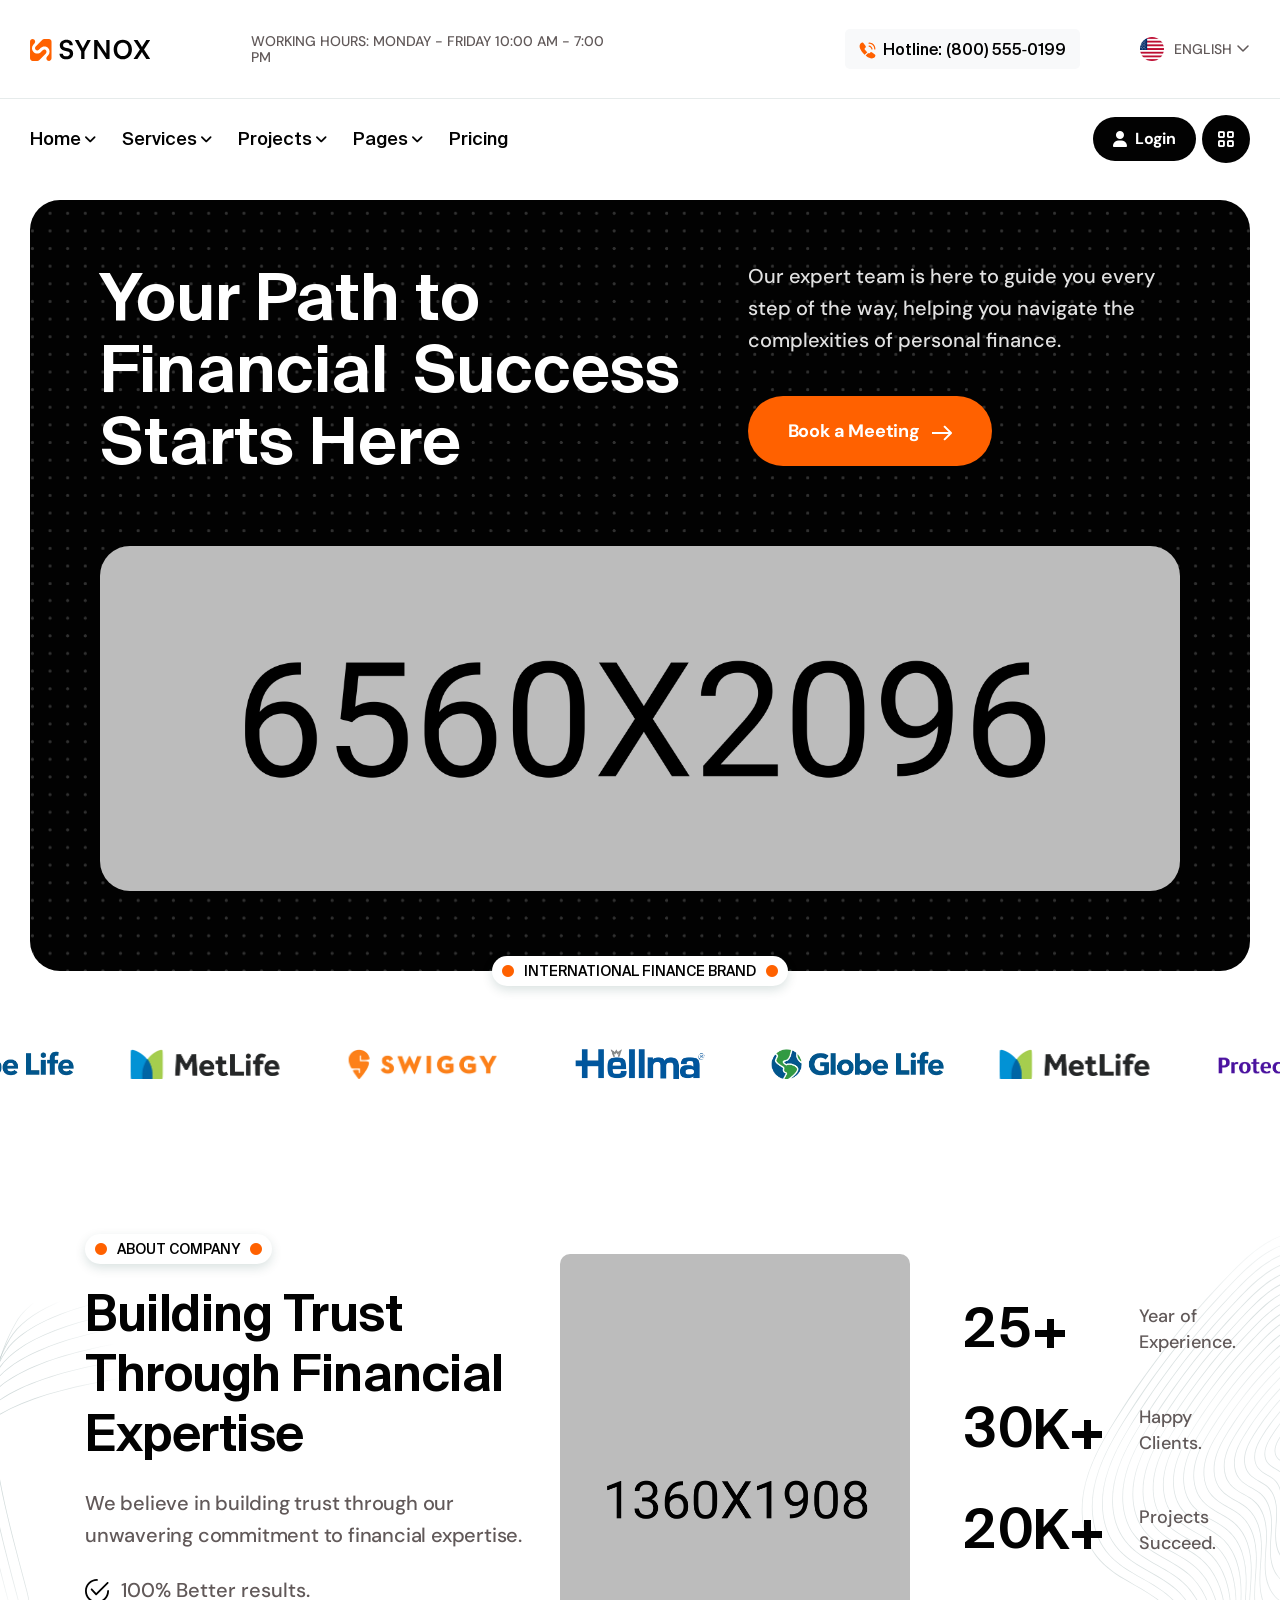
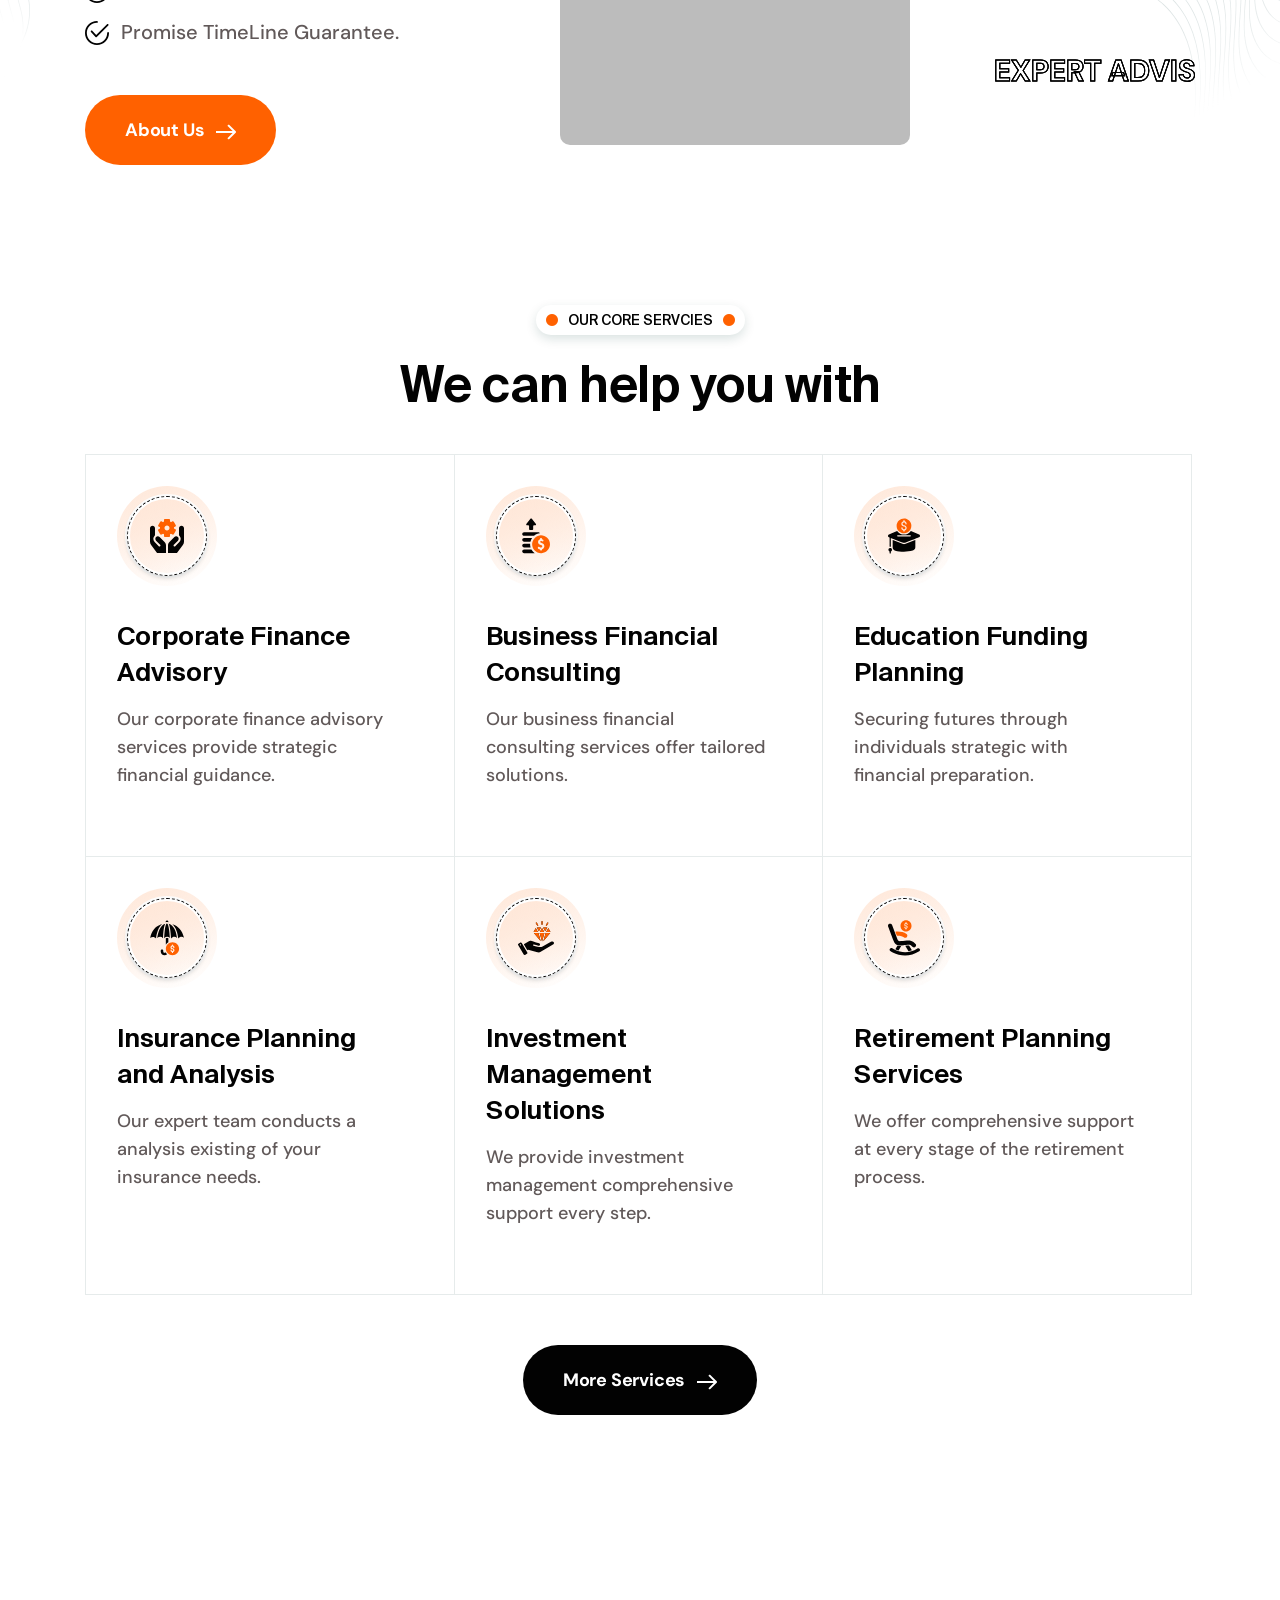
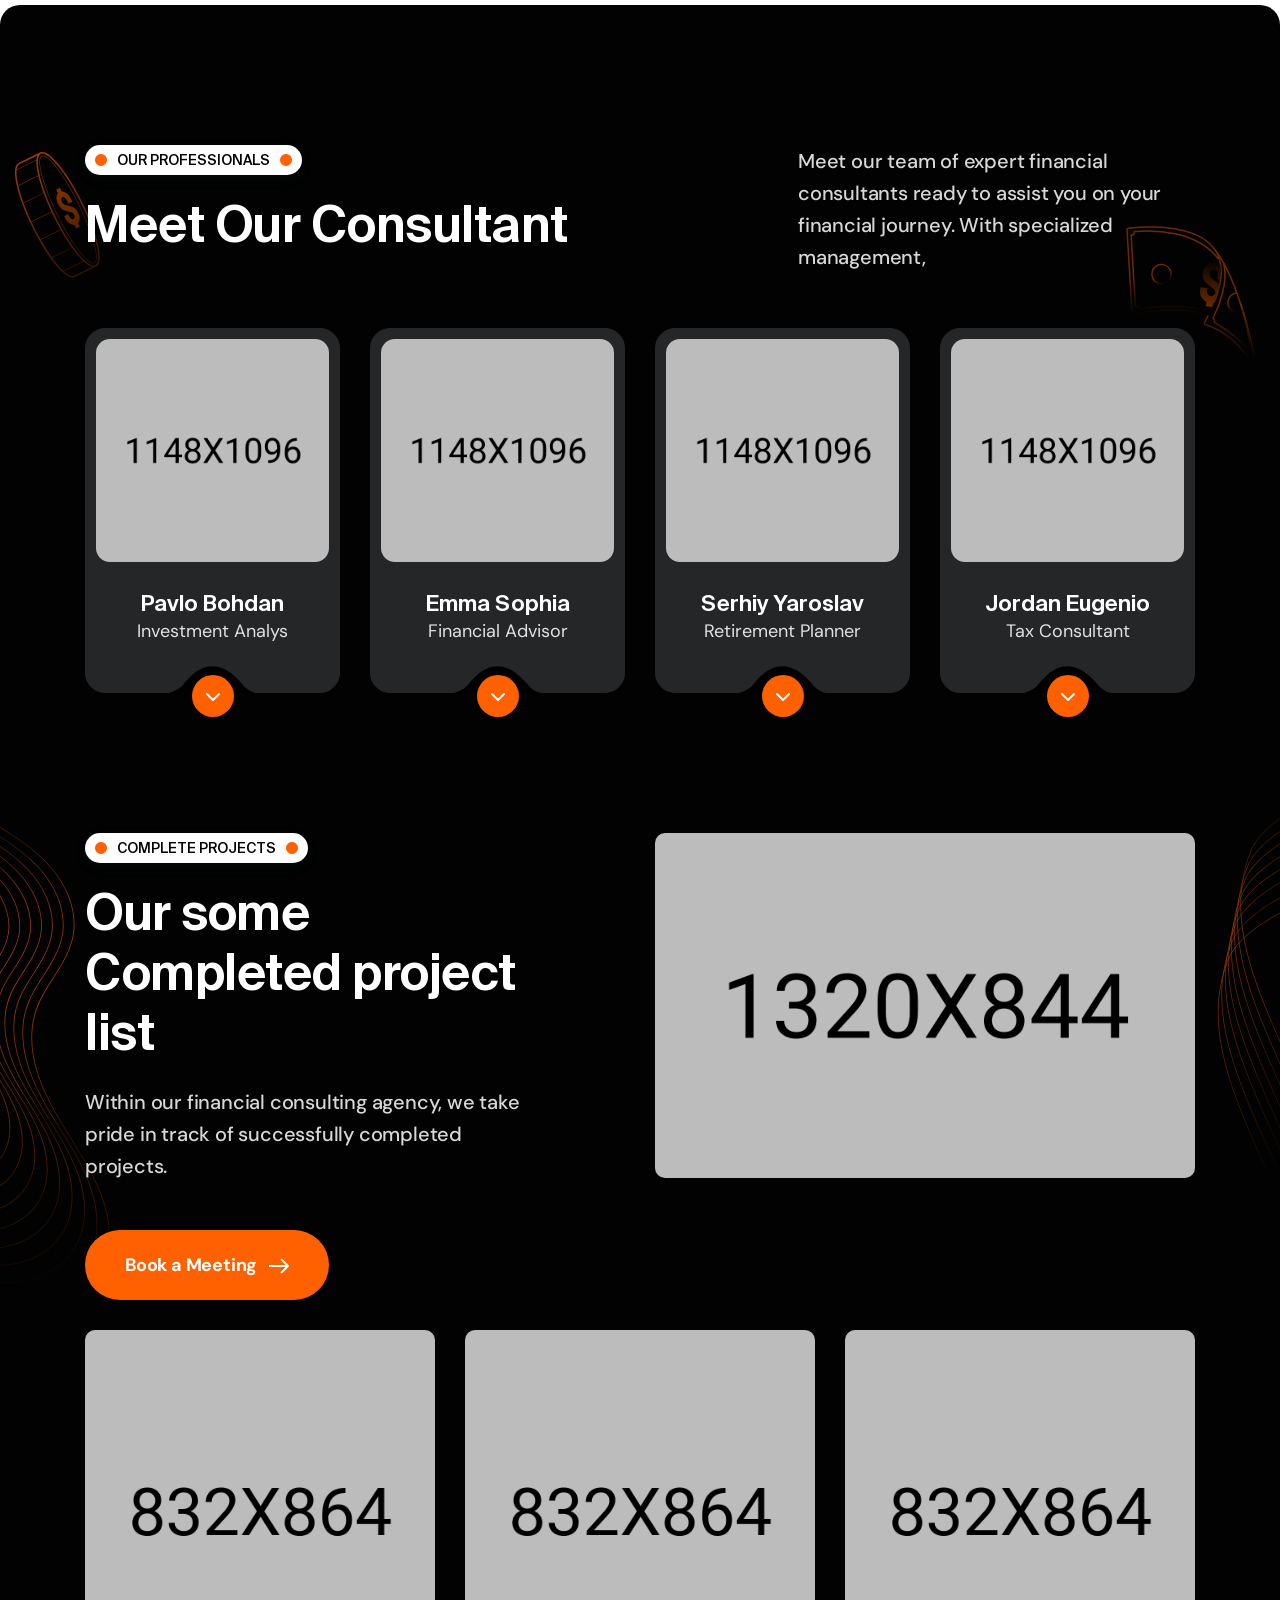
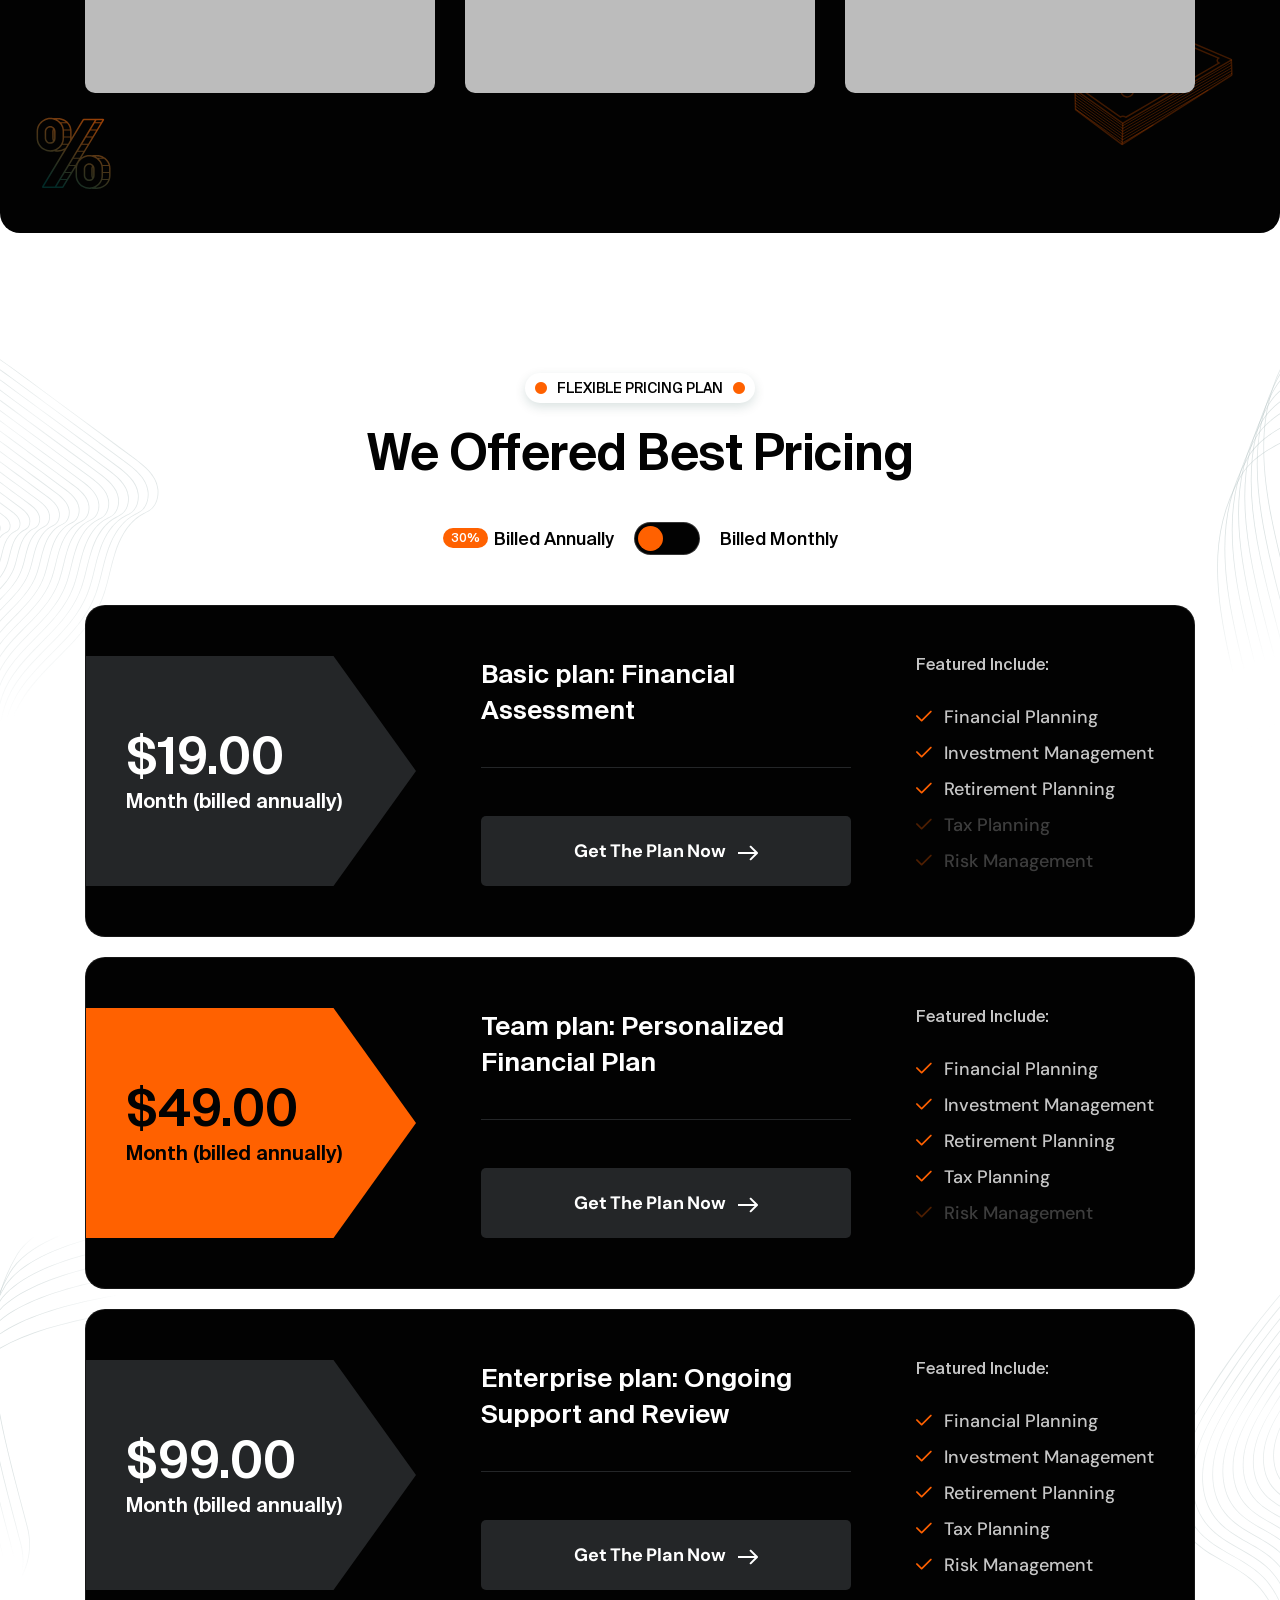
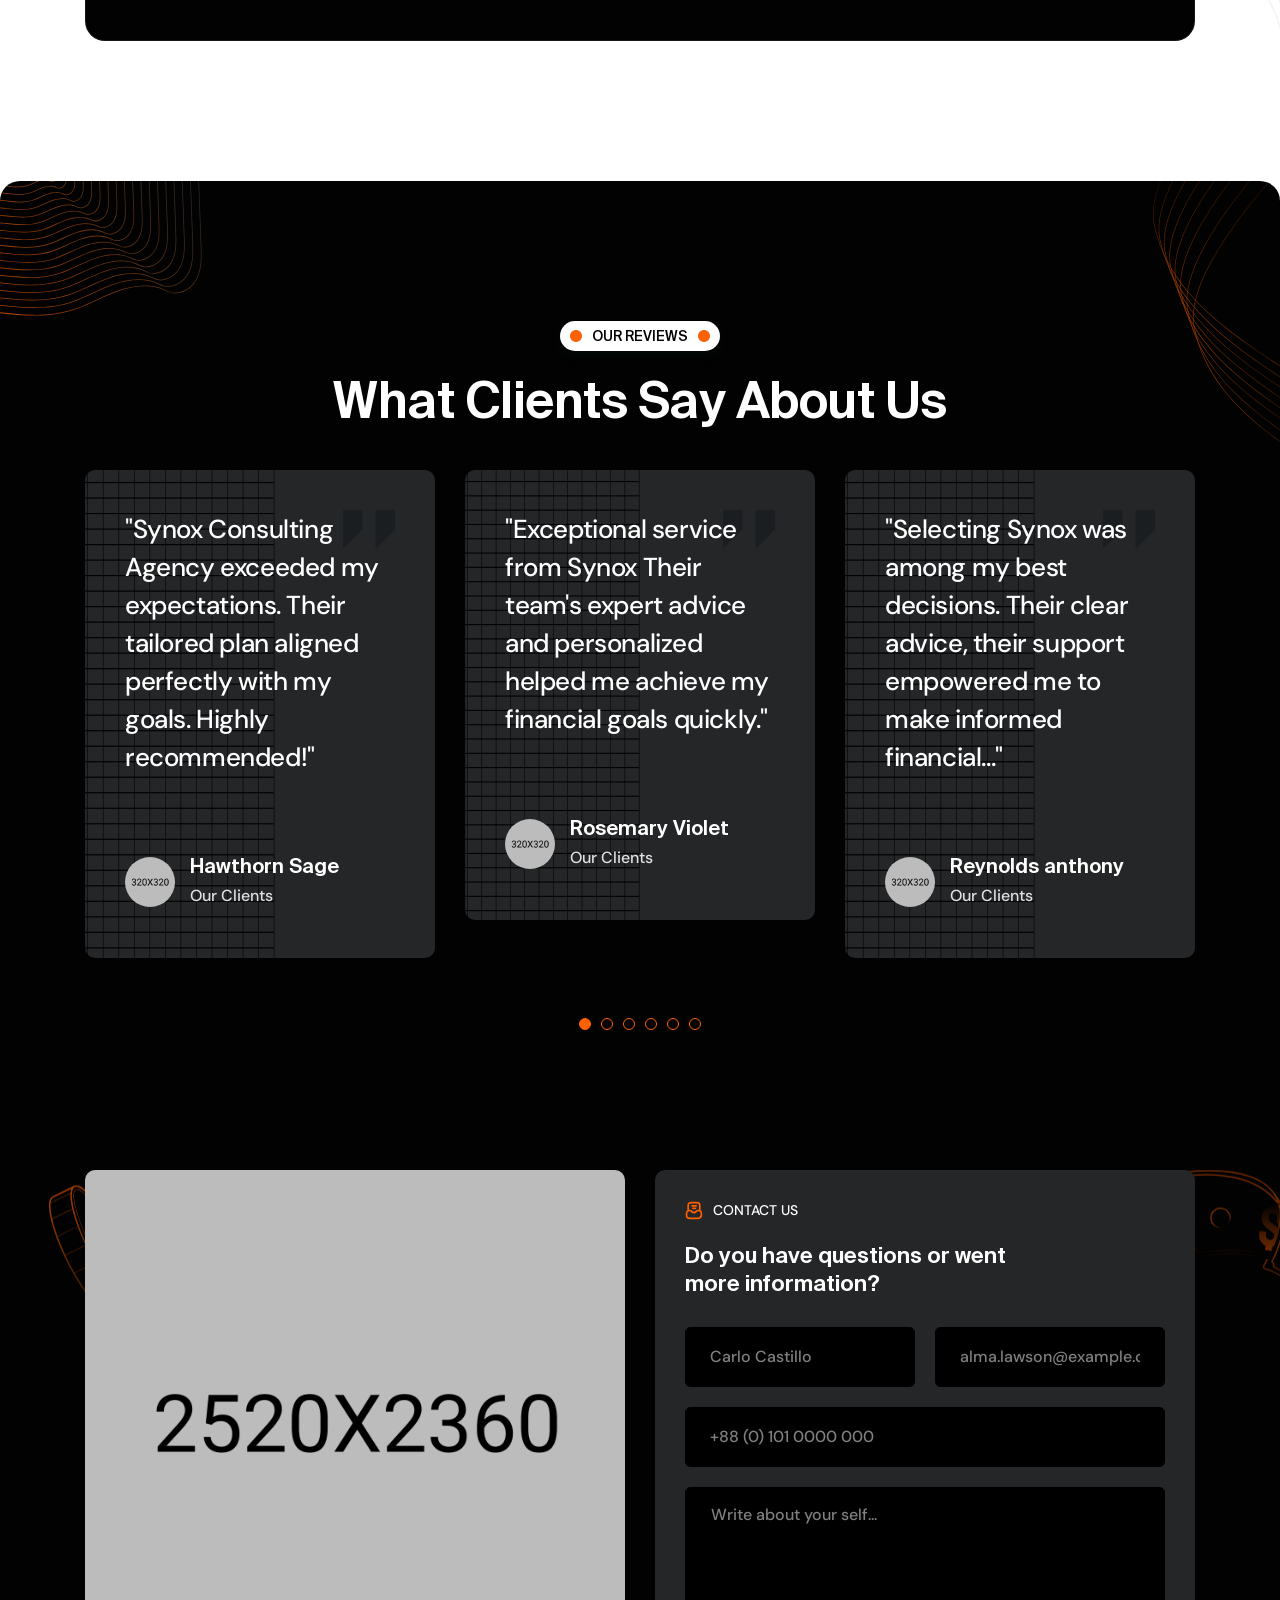
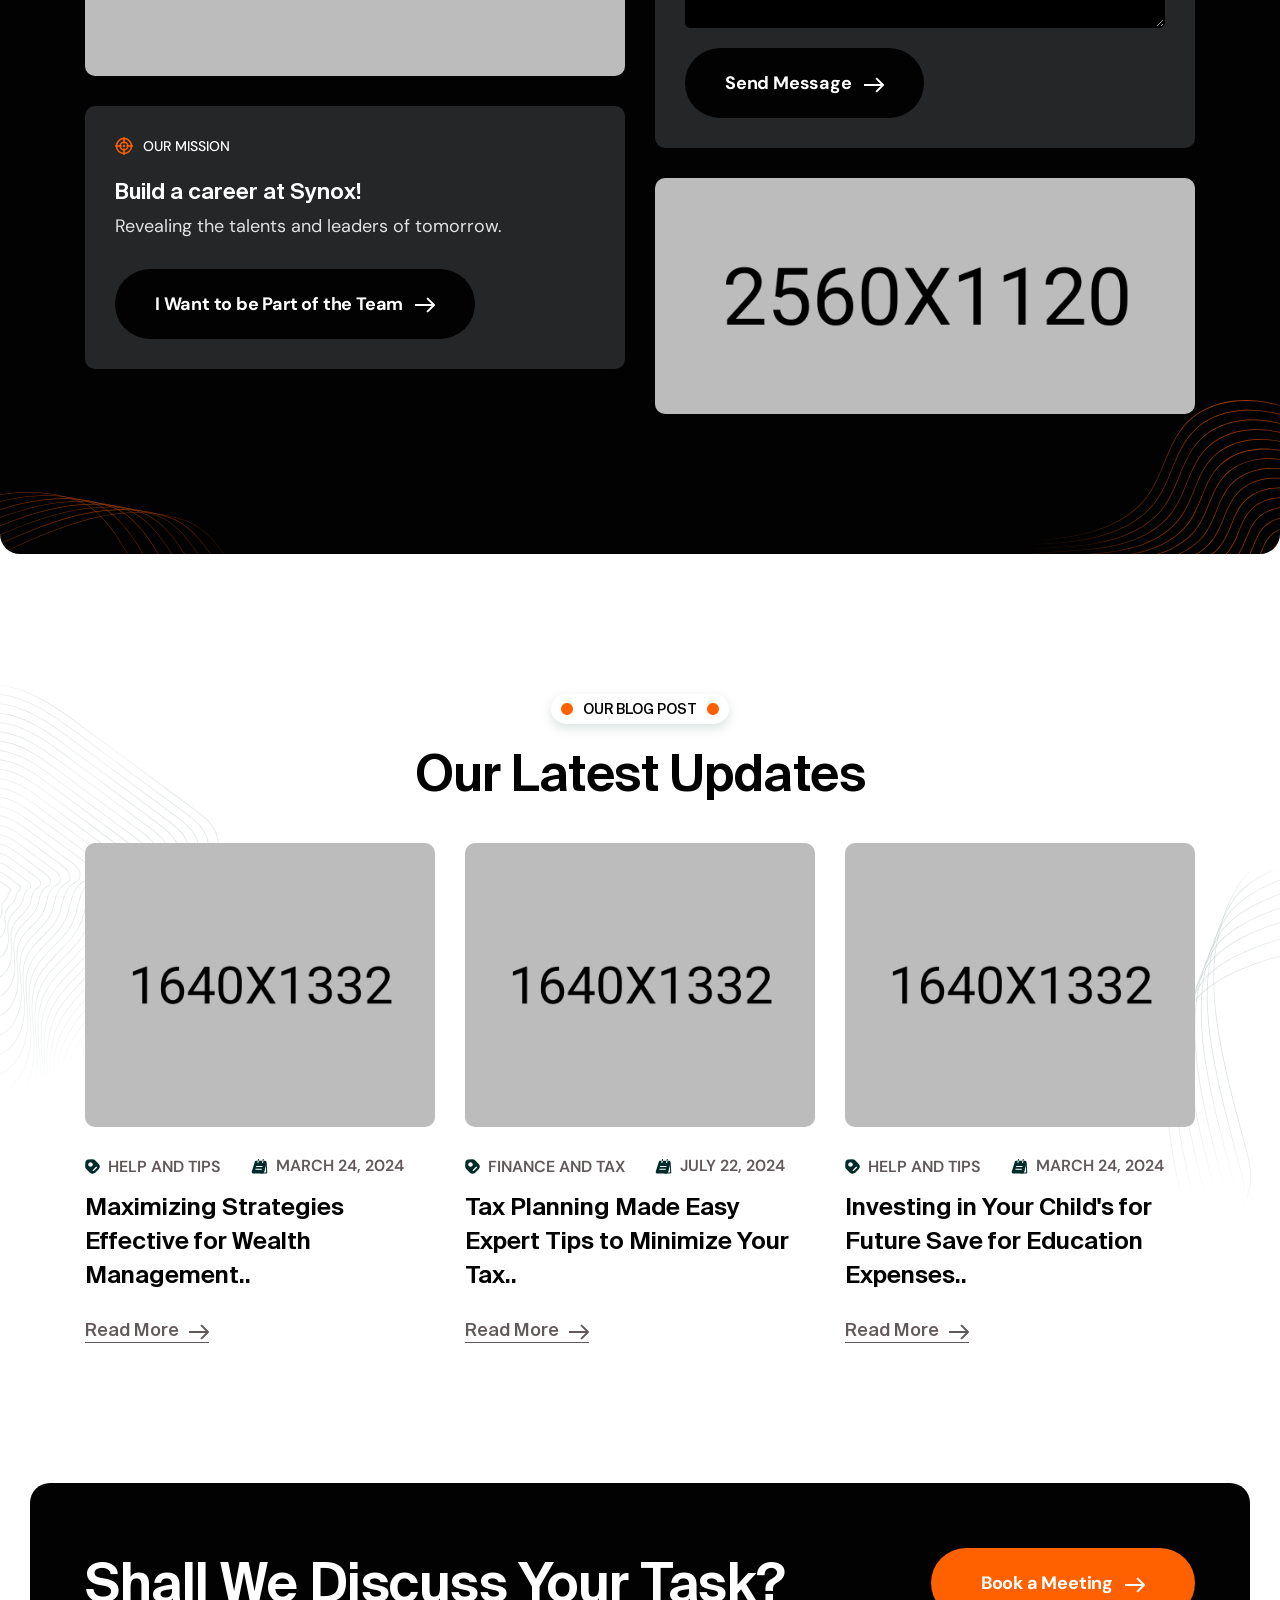
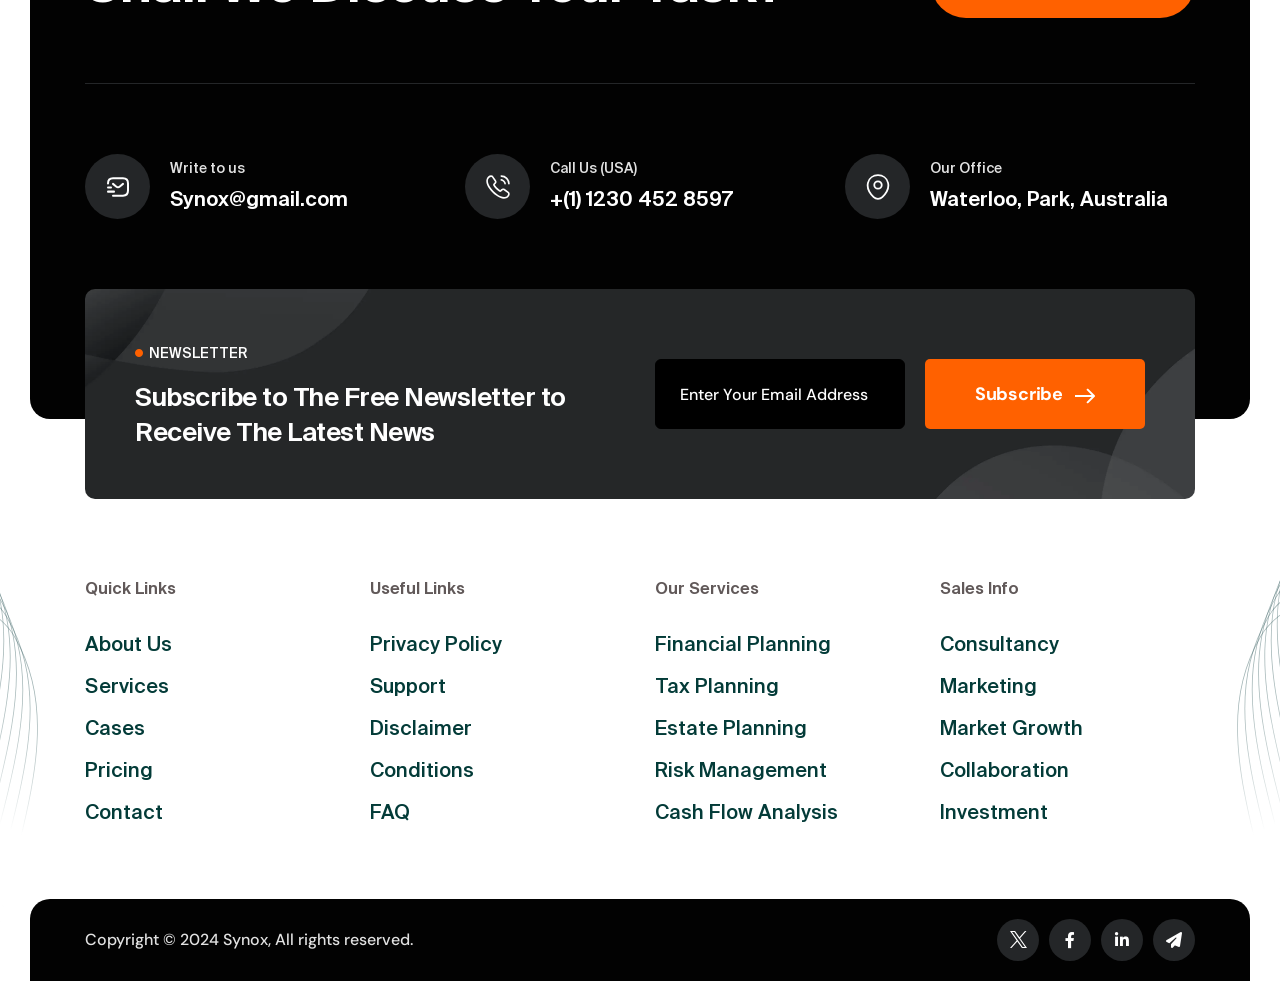
<file: index_financial_consulting.html>
<!doctype html>
<html lang="en">

  <head>

    <meta charset="utf-8">
    <meta name="viewport" content="width=device-width, initial-scale=1, shrink-to-fit=no">
    <meta http-equiv="x-ua-compatible" content="ie=edge">
    <meta name="thumbnail" content="assets/images/synox_page_thumbnail.webp">
    <meta name="description" content="Synox – Finance & Consulting Site Template.">
    <meta name="keywords" content="Finance & Consulting Bootstrap Site Template">
    <meta name="author" content="XpressBuddy">

    <title>Financial Consulting – Synox – Finance & Consulting Site Template.</title>
    <link rel="shortcut icon" href="assets/images/site_logo/favourite_icon_2.svg">

    <!-- Fraimwork - CSS Include -->
    <link rel="stylesheet" type="text/css" href="assets/css/bootstrap.min.css">

    <!-- Icon - CSS Include -->
    <link rel="stylesheet" type="text/css" href="assets/css/fontawesome.css">

    <!-- Animation - CSS Include -->
    <link rel="stylesheet" type="text/css" href="assets/css/animate.min.css">

    <!-- Carousel - CSS Include -->
    <link rel="stylesheet" type="text/css" href="assets/css/swiper-bundle.min.css">

    <!-- Video & Image Popup - CSS Include -->
    <link rel="stylesheet" type="text/css" href="assets/css/magnific-popup.min.css">

    <!-- Counter - CSS Include -->
    <link rel="stylesheet" type="text/css" href="assets/css/odometer.min.css">

    <!-- Custom - CSS Include -->
    <link rel="stylesheet" type="text/css" href="assets/css/style.css">

  </head>


  <body class="financial_consulting">

    <!-- Body Wrap - Start -->
    <div class="page_wrapper">

      <!-- Back To Top - Start -->
      <div class="backtotop">
        <a href="#" class="scroll">
          <i class="fa-solid fa-arrow-up"></i>
        </a>
      </div>
      <!-- Back To Top - End -->

      <!-- Site Header - Start
      ================================================== -->
      <header class="site_header header_layout_2">
        <div class="header_top">
          <div class="container-fluid">
            <div class="row align-items-center">
              <div class="col-md-6 col-sm-4 col-6 d-flex align-items-center">
                <div class="site_logo">
                  <a class="site_link" href="index.html">
                    <img src="assets/images/site_logo/site_logo_black_3.svg" alt="Site Logo Black">
                  </a>
                </div>
                <div class="office_hour_text text-uppercase d-none d-lg-inline-block">
                  Working Hours: Monday - Friday 10:00 AM - 7:00 PM
                </div>
              </div>
              <div class="col-md-6 col-sm-8 col-6 d-flex align-items-center justify-content-end">
                <a class="hotline_btn" href="tel:8005550199">
                  <span class="btn_icon">
                    <img src="assets/images/icons/icon_calling_4.svg" alt="Icon Calling">
                  </span>
                  <span class="btn_label" data-text="Hotline: (800) 555‑0199">Hotline: (800) 555‑0199</span>
                </a>
                <div class="language_dropdown dropdown">
                  <button class="dropdown-toggle" type="button" data-toggle="dropdown" aria-haspopup="true" aria-expanded="false">
                    <span class="flag">
                      <img src="assets/images/flags/flag_usa.webp" alt="USA">
                    </span>
                    <span class="name">English</span>
                  </button>
                  <div class="dropdown-menu">
                    <ul class="unordered_list_block">
                      <li class="dropdown-item">
                        <span class="flag">
                          <img src="assets/images/flags/flag_saudi_arabia.webp" alt="Saudi Arabia">
                        </span>
                        <span class="name">Arabic</span>
                      </li>
                      <li class="dropdown-item">
                        <span class="flag">
                          <img src="assets/images/flags/flag_bangladesh.webp" alt="Bangladesh">
                        </span>
                        <span class="name">Bangali</span>
                      </li>
                      <li class="dropdown-item">
                        <span class="flag">
                          <img src="assets/images/flags/flag_usa.webp" alt="USA">
                        </span>
                        <span class="name">English</span>
                      </li>
                      <li class="dropdown-item">
                        <span class="flag">
                          <img src="assets/images/flags/flag_portugal.webp" alt="Portugal">
                        </span>
                        <span class="name">Portuguese</span>
                      </li>
                    </ul>
                  </div>
                </div>
              </div>
            </div>
          </div>
        </div>
        <div class="header_bottom stricky">
          <div class="container-fluid d-flex align-items-center justify-content-lg-between justify-content-center">
            <nav class="main_menu navbar navbar-expand-lg">
              <div class="main_menu_inner collapse navbar-collapse" id="main_menu_dropdown">
                <ul class="main_menu_list unordered_list justify-content-center">
                  <li class="dropdown active">
                    <a class="nav-link" href="#" id="home_submenu" role="button" data-bs-toggle="dropdown" aria-expanded="false">
                      Home
                    </a>
                    <ul class="dropdown-menu" aria-labelledby="home_submenu">
                      <li><a href="index.html">Investment Solution</a></li>
                      <li><a href="index_online_banking.html">Online Banking</a></li>
                      <li><a href="index_payment_solutions.html">Payment Solutions</a></li>
                      <li><a href="index_insurance.html">Insurance</a></li>
                      <li><a href="index_car_insurance.html">Car Insurance</a></li>
                      <li class="active"><a href="index_financial_consulting.html">Financial Consulting</a></li>
                    </ul>
                  </li>
                  <li class="dropdown">
                    <a class="nav-link" href="#" id="services_submenu" role="button" data-bs-toggle="dropdown" aria-expanded="false">
                      Services
                    </a>
                    <ul class="dropdown-menu" aria-labelledby="services_submenu">
                      <li><a href="services.html">Our Services</a></li>
                      <li><a href="service_details.html">Service Details</a></li>
                    </ul>
                  </li>
                  <li class="dropdown">
                    <a class="nav-link" href="#" id="projects_submenu" role="button" data-bs-toggle="dropdown" aria-expanded="false">
                      Projects
                    </a>
                    <ul class="dropdown-menu" aria-labelledby="projects_submenu">
                      <li><a href="projects.html">Our Projects</a></li>
                      <li><a href="project_details.html">Project Details</a></li>
                    </ul>
                  </li>
                  <li class="dropdown">
                    <a class="nav-link" href="#" id="pages_submenu" role="button" data-bs-toggle="dropdown" aria-expanded="false">
                      Pages
                    </a>
                    <ul class="dropdown-menu" aria-labelledby="pages_submenu">
                      <li><a href="contact.html">Help Center</a></li>
                      <li class="dropdown">
                        <a class="nav-link" href="#" id="blog_submenu" role="button" data-bs-toggle="dropdown" aria-expanded="false">
                          Blogs
                        </a>
                        <ul class="dropdown-menu" aria-labelledby="blog_submenu">
                          <li><a href="blog.html">Our Blogs</a></li>
                          <li><a href="blog_details.html">Blog Details</a></li>
                        </ul>
                      </li>
                      <li class="dropdown">
                        <a class="nav-link" href="#" id="career_submenu" role="button" data-bs-toggle="dropdown" aria-expanded="false">
                          Career
                        </a>
                        <ul class="dropdown-menu" aria-labelledby="career_submenu">
                          <li><a href="career.html">Join Us</a></li>
                          <li><a href="career_details.html">Job Details</a></li>
                        </ul>
                      </li>
                      <li><a href="error.html">404 Error</a></li>
                    </ul>
                  </li>
                  <li><a href="pricing.html">Pricing</a></li>
                </ul>
              </div>
            </nav>
            <ul class="btns_group p-0 m-0 unordered_list justify-content-center justify-content-lg-end">
              <li>
                <button class="mobile_menu_btn text-white rounded-pill" type="button" data-bs-toggle="collapse" data-bs-target="#main_menu_dropdown" aria-expanded="false" aria-label="Toggle navigation">
                  <i class="far fa-bars"></i>
                </button>
              </li>
              <li>
                <a class="btn bg-dark rounded-pill" href="#!">
                  <span class="btn_icon">
                    <i class="fa-solid fa-user"></i>
                  </span>
                  <span class="btn_label">Login</span>
                </a>
              </li>
              <li>
                <button class="offcanvas_btn icon_block" type="button">
                  <i class="fa-regular fa-grid-2"></i>
                </button>
              </li>
            </ul>
          </div>
        </div>
      </header>
      <!-- Site Header - End
      ================================================== -->

      <!-- Main Body - Start
      ================================================== -->
      <main class="page_content">

        <!-- Off Canvas Wrapper - Start
        ================================================== -->
        <section class="offcanvas_wrapper">
          <div class="offcanvas_close_btn">
            <i class="fa-solid fa-xmark"></i>
          </div>
          <h2 class="offcanvas_info_title mb-2">
            Your Path to Financial Success Starts Here
          </h2>
          <p>
            Our expert team is here to guide you every step of the way, helping you navigate the complexities of personal finance.
          </p>
          <a class="btn bg-primary w-100" href="contact.html">
            <span class="btn_label">Book a Meeting</span>
            <span class="btn_icon"><svg width="20" height="16" viewBox="0 0 20 16" fill="none" xmlns="http://www.w3.org/2000/svg">
              <path d="M19.7071 8.70711C20.0976 8.31658 20.0976 7.68342 19.7071 7.29289L13.3431 0.928932C12.9526 0.538408 12.3195 0.538408 11.9289 0.928932C11.5384 1.31946 11.5384 1.95262 11.9289 2.34315L17.5858 8L11.9289 13.6569C11.5384 14.0474 11.5384 14.6805 11.9289 15.0711C12.3195 15.4616 12.9526 15.4616 13.3431 15.0711L19.7071 8.70711ZM0 9H19V7H0V9Z" fill="white" />
            </svg></span>
          </a>

          <hr>

          <h3 class="offcanvas_info_title">Need Help?</h3>
          <ul class="iconlist_block unordered_list_block">
            <li>
              <a href="tel:+112304528759">
                <span class="iconlist_icon">
                  <img src="assets/images/icons/icon_calling_4.svg" alt="Icon Calling">
                </span>
                <span class="iconlist_text">+(1) 1230 452 8759</span>
              </a>
            </li>
            <li>
              <a href="mailto:synox@mail.com">
                <span class="iconlist_icon">
                  <img src="assets/images/icons/icon_mail.svg" alt="Icon Email">
                </span>
                <span class="iconlist_text">synox@mail.com</span>
              </a>
            </li>
          </ul>

          <hr>

          <h3 class="offcanvas_info_title">Social Networks</h3>
          <ul class="social_icons_block unordered_list justify-content-start">
            <li>
              <a aria-label="Twitter X" href="#!">
                <svg viewBox="0 0 15 15" xmlns="http://www.w3.org/2000/svg">
                  <path d="M8.92704 6.35148L14.5111 0H13.1879L8.33921 5.5149L4.4666 0H0L5.85615 8.3395L0 15H1.32333L6.44364 9.17608L10.5334 15H15L8.92671 6.35148H8.92704ZM7.11456 8.41297L6.52121 7.58255L1.80014 0.974755H3.83269L7.64265 6.30746L8.236 7.13788L13.1885 14.0696H11.156L7.11456 8.41329V8.41297Z"></path>
                </svg>
              </a>
            </li>
            <li><a aria-label="Facebook" href="#!"><i class="fa-brands fa-facebook-f"></i></a></li>
            <li><a aria-label="Linkedin" href="#!"><i class="fa-brands fa-linkedin-in"></i></a></li>
            <li><a aria-label="Paper Plane" href="#!"><i class="fa-solid fa-paper-plane"></i></a></li>
          </ul>
        </section>
        <div class="offcanvas_overlay"></div>
        <!-- Off Canvas Wrapper - End
        ================================================== -->

        <!-- Hero Section - Start
        ================================================== -->
        <section class="container-fluid">
          <div class="hero_section hero_financial_consulting parallaxie bg-dark" style="background-image: url('assets/images/backgrounds/hero_bg_pattern_1.webp');">
            <div class="row">
              <div class="col-lg-7 wow fadeInRight" data-wow-delay=".1s">
                <h1 class="hero_title text-white mb-0">
                  Your Path to <mark>Financial</mark> Success Starts Here
                </h1>
              </div>
              <div class="col-lg-5 wow fadeInRight" data-wow-delay=".2s">
                <p>
                  Our expert team is here to guide you every step of the way, helping you navigate the complexities of personal finance.
                </p>
                <a class="btn bg-primary rounded-pill" href="contact.html">
                  <span class="btn_label">Book a Meeting</span>
                  <span class="btn_icon"><svg width="20" height="16" viewBox="0 0 20 16" fill="none" xmlns="http://www.w3.org/2000/svg">
                    <path d="M19.7071 8.70711C20.0976 8.31658 20.0976 7.68342 19.7071 7.29289L13.3431 0.928932C12.9526 0.538408 12.3195 0.538408 11.9289 0.928932C11.5384 1.31946 11.5384 1.95262 11.9289 2.34315L17.5858 8L11.9289 13.6569C11.5384 14.0474 11.5384 14.6805 11.9289 15.0711C12.3195 15.4616 12.9526 15.4616 13.3431 15.0711L19.7071 8.70711ZM0 9H19V7H0V9Z" fill="white" />
                  </svg></span>
                </a>
              </div>
            </div>
            <div class="image_block wow fadeInUp" data-wow-delay=".3s">
              <img src="assets/images/hero/hero_image_2.webp" alt="financial consulting">
            </div>
          </div>
        </section>
        <!-- Hero Section - End
        ================================================== -->

        <!-- Clients Logo - Start
        ================================================== -->
        <div class="clients_logo_carousel text-center">
          <div class="badge style_2 text-uppercase mb-5">
            <i class="fa-solid fa-circle text-primary"></i>
            International Finance Brand
            <i class="fa-solid fa-circle text-primary"></i>
          </div>
          <div class="swiper-wrapper">
            <div class="swiper-slide">
              <div class="image_block">
                <img src="assets/images/clients/client_logo_19.webp" alt="Client Logo">
              </div>
            </div>
            <div class="swiper-slide">
              <div class="image_block">
                <img src="assets/images/clients/client_logo_20.webp" alt="Client Logo">
              </div>
            </div>
            <div class="swiper-slide">
              <div class="image_block">
                <img src="assets/images/clients/client_logo_21.webp" alt="Client Logo">
              </div>
            </div>
            <div class="swiper-slide">
              <div class="image_block">
                <img src="assets/images/clients/client_logo_22.webp" alt="Client Logo">
              </div>
            </div>
            <div class="swiper-slide">
              <div class="image_block">
                <img src="assets/images/clients/client_logo_23.webp" alt="Client Logo">
              </div>
            </div>
            <div class="swiper-slide">
              <div class="image_block">
                <img src="assets/images/clients/client_logo_24.webp" alt="Client Logo">
              </div>
            </div>
            <div class="swiper-slide">
              <div class="image_block">
                <img src="assets/images/clients/client_logo_19.webp" alt="Client Logo">
              </div>
            </div>
            <div class="swiper-slide">
              <div class="image_block">
                <img src="assets/images/clients/client_logo_20.webp" alt="Client Logo">
              </div>
            </div>
            <div class="swiper-slide">
              <div class="image_block">
                <img src="assets/images/clients/client_logo_21.webp" alt="Client Logo">
              </div>
            </div>
            <div class="swiper-slide">
              <div class="image_block">
                <img src="assets/images/clients/client_logo_22.webp" alt="Client Logo">
              </div>
            </div>
            <div class="swiper-slide">
              <div class="image_block">
                <img src="assets/images/clients/client_logo_23.webp" alt="Client Logo">
              </div>
            </div>
            <div class="swiper-slide">
              <div class="image_block">
                <img src="assets/images/clients/client_logo_24.webp" alt="Client Logo">
              </div>
            </div>
            <div class="swiper-slide">
              <div class="image_block">
                <img src="assets/images/clients/client_logo_19.webp" alt="Client Logo">
              </div>
            </div>
            <div class="swiper-slide">
              <div class="image_block">
                <img src="assets/images/clients/client_logo_20.webp" alt="Client Logo">
              </div>
            </div>
            <div class="swiper-slide">
              <div class="image_block">
                <img src="assets/images/clients/client_logo_21.webp" alt="Client Logo">
              </div>
            </div>
            <div class="swiper-slide">
              <div class="image_block">
                <img src="assets/images/clients/client_logo_22.webp" alt="Client Logo">
              </div>
            </div>
          </div>
        </div>
        <!-- Clients Logo - End
        ================================================== -->

        <!-- About Section - Start
        ================================================== -->
        <section class="about_section section_space section_decoration pb-0">
          <div class="container">
            <div class="row align-items-center">
              <div class="col-lg-5">
                <div class="heading_block mb-4">
                  <div class="badge style_2 text-uppercase">
                    <i class="fa-solid fa-circle text-primary"></i>
                    About Company
                    <i class="fa-solid fa-circle text-primary"></i>
                  </div>
                  <h2 class="heading_text">
                    Building Trust Through Financial Expertise
                  </h2>
                  <p class="heading_description mb-0">
                    We believe in building trust through our unwavering commitment to financial expertise. 
                  </p>
                </div>
                <ul class="iconlist_block unordered_list_block mb-5">
                  <li>
                    <span class="iconlist_icon">
                      <img src="assets/images/icons/icon_check_2.svg" alt="Check Icon">
                    </span>
                    <span class="iconlist_text">
                      100% Better results.
                    </span>
                  </li>
                  <li>
                    <span class="iconlist_icon">
                      <img src="assets/images/icons/icon_check_2.svg" alt="Check Icon">
                    </span>
                    <span class="iconlist_text">
                      Promise TimeLine Guarantee.
                    </span>
                  </li>
                </ul>
                <a class="btn bg-primary rounded-pill" href="contact.html">
                  <span class="btn_label">About Us</span>
                  <span class="btn_icon"><svg width="20" height="16" viewBox="0 0 20 16" fill="none" xmlns="http://www.w3.org/2000/svg">
                    <path d="M19.7071 8.70711C20.0976 8.31658 20.0976 7.68342 19.7071 7.29289L13.3431 0.928932C12.9526 0.538408 12.3195 0.538408 11.9289 0.928932C11.5384 1.31946 11.5384 1.95262 11.9289 2.34315L17.5858 8L11.9289 13.6569C11.5384 14.0474 11.5384 14.6805 11.9289 15.0711C12.3195 15.4616 12.9526 15.4616 13.3431 15.0711L19.7071 8.70711ZM0 9H19V7H0V9Z" fill="white" />
                  </svg></span>
                </a>
              </div>
              <div class="col-lg-4">
                <div class="image_block rounded">
                  <img src="assets/images/about/about_image_4.webp" alt="Financial Analyst">
                </div>
              </div>
              <div class="col-lg-3">
                <div class="financial_analyst_funfact ps-lg-4">
                  <div class="funfact_block left_layout">
                    <div class="funfact_value mb-0">
                      <span class="odometer" data-count="25">0</span>
                      <span>+</span>
                    </div>
                    <h4 class="funfact_title mb-0">Year of Experience.</h4>
                  </div>
                  <div class="funfact_block left_layout">
                    <div class="funfact_value mb-0">
                      <span class="odometer" data-count="30">0</span>
                      <span>K+</span>
                    </div>
                    <h4 class="funfact_title mb-0">Happy Clients.</h4>
                  </div>
                  <div class="funfact_block left_layout">
                    <div class="funfact_value mb-0">
                      <span class="odometer" data-count="20">0</span>
                      <span>K+</span>
                    </div>
                    <h4 class="funfact_title mb-0">Projects Succeed.</h4>
                  </div>
                  <div class="ticker">
                    <span class="ticker-item">Expert Advisor</span>
                    <span class="ticker-item">Tax Consulting</span>
                    <span class="ticker-item">Expert Advisor</span>
                    <span class="ticker-item">Tax Consulting</span>
                  </div>
                </div>
              </div>
            </div>
          </div>
          <div class="decoration_item shape_nate_1">
            <img src="assets/images/shapes/shape_nate_3.svg" alt="Nate Shape">
          </div>
          <div class="decoration_item shape_nate_2">
            <img src="assets/images/shapes/shape_nate_4.svg" alt="Nate Shape">
          </div>
        </section>
        <!-- About Section - End
        ================================================== -->

        <!-- Service Section - Start
        ================================================== -->
        <section class="service_section section_space section_decoration">
          <div class="container">
            <div class="heading_block text-center">
              <div class="badge style_2 text-uppercase">
                <i class="fa-solid fa-circle text-primary"></i>
                Our Core Servcies
                <i class="fa-solid fa-circle text-primary"></i>
              </div>
              <h2 class="heading_text mb-0">
                We can help you with
              </h2>
            </div>
            <div class="service_blocks_group row">
              <div class="col-lg-4 col-md-6 col-sm-6">
                <div class="service_block style_2">
                  <div class="service_icon">
                    <img src="assets/images/icons/icon_cog.svg" alt="Icon Cog">
                  </div>
                  <div class="service_content">
                    <h3 class="service_title">
                      <a href="service_details.html">
                        Corporate Finance Advisory
                      </a>
                    </h3>
                    <p class="mb-0">
                      Our corporate finance advisory services provide strategic financial guidance.
                    </p>
                  </div>
                </div>
              </div>
              <div class="col-lg-4 col-md-6 col-sm-6">
                <div class="service_block style_2">
                  <div class="service_icon">
                    <img src="assets/images/icons/icon_dollar_4.svg" alt="Icon Dollar">
                  </div>
                  <div class="service_content">
                    <h3 class="service_title">
                      <a href="service_details.html">
                        Business Financial Consulting
                      </a>
                    </h3>
                    <p class="mb-0">
                      Our business financial consulting services offer tailored solutions.
                    </p>
                  </div>
                </div>
              </div>
              <div class="col-lg-4 col-md-6 col-sm-6">
                <div class="service_block style_2">
                  <div class="service_icon">
                    <img src="assets/images/icons/icon_dollar_5.svg" alt="Icon Dollar">
                  </div>
                  <div class="service_content">
                    <h3 class="service_title">
                      <a href="service_details.html">
                        Education Funding Planning
                      </a>
                    </h3>
                    <p class="mb-0">
                      Securing futures through individuals strategic with financial preparation.
                    </p>
                  </div>
                </div>
              </div>
              <div class="col-lg-4 col-md-6 col-sm-6">
                <div class="service_block style_2">
                  <div class="service_icon">
                    <img src="assets/images/icons/icon_dollar_6.svg" alt="Icon Dollar">
                  </div>
                  <div class="service_content">
                    <h3 class="service_title">
                      <a href="service_details.html">
                        Insurance Planning and Analysis
                      </a>
                    </h3>
                    <p class="mb-0">
                      Our expert team conducts a  analysis existing of your insurance needs.
                    </p>
                  </div>
                </div>
              </div>
              <div class="col-lg-4 col-md-6 col-sm-6">
                <div class="service_block style_2">
                  <div class="service_icon">
                    <img src="assets/images/icons/icon_hand.svg" alt="Icon Hand">
                  </div>
                  <div class="service_content">
                    <h3 class="service_title">
                      <a href="service_details.html">
                        Investment Management Solutions
                      </a>
                    </h3>
                    <p class="mb-0">
                      We provide investment management comprehensive support every step.
                    </p>
                  </div>
                </div>
              </div>
              <div class="col-lg-4 col-md-6 col-sm-6">
                <div class="service_block style_2">
                  <div class="service_icon">
                    <img src="assets/images/icons/icon_chair.svg" alt="Icon Chair">
                  </div>
                  <div class="service_content">
                    <h3 class="service_title">
                      <a href="service_details.html">
                        Retirement Planning Services
                      </a>
                    </h3>
                    <p class="mb-0">
                      We offer comprehensive support at every stage of the retirement process.
                    </p>
                  </div>
                </div>
              </div>
            </div>
            <div class="btns_group">
              <a class="btn bg-dark rounded-pill" href="services.html">
                <span class="btn_label">More Services</span>
                <span class="btn_icon"><svg width="20" height="16" viewBox="0 0 20 16" fill="none" xmlns="http://www.w3.org/2000/svg">
                  <path d="M19.7071 8.70711C20.0976 8.31658 20.0976 7.68342 19.7071 7.29289L13.3431 0.928932C12.9526 0.538408 12.3195 0.538408 11.9289 0.928932C11.5384 1.31946 11.5384 1.95262 11.9289 2.34315L17.5858 8L11.9289 13.6569C11.5384 14.0474 11.5384 14.6805 11.9289 15.0711C12.3195 15.4616 12.9526 15.4616 13.3431 15.0711L19.7071 8.70711ZM0 9H19V7H0V9Z" fill="white" />
                </svg></span>
              </a>
            </div>
          </div>
        </section>
        <!-- Service Section - End
        ================================================== -->

        <div class="fc_decoration_wrap bg-dark section_decoration section_space overflow-hidden">
          <div class="container">
            <!-- Team Section - Start
            ================================================== -->
            <section class="team_section section_space pt-0">
              <div class="heading_block text-white">
                <div class="row">
                  <div class="col-lg-7">
                    <div class="badge style_2 text-uppercase">
                      <i class="fa-solid fa-circle text-primary"></i>
                      Our Professionals
                      <i class="fa-solid fa-circle text-primary"></i>
                    </div>
                    <h2 class="heading_text mb-0">
                      Meet Our Consultant
                    </h2>
                  </div>
                  <div class="col-lg-5">
                    <p class="heading_description mb-0 ps-lg-5">
                      Meet our team of expert financial consultants ready to assist you on  your financial journey. With specialized management,
                    </p>
                  </div>
                </div>
              </div>

              <div class="row">
                <div class="col-lg-3 col-md-6 col-sm-6">
                  <div class="team_block style_2">
                    <div class="team_member_image">
                      <img src="assets/images/team/team_member_image_5.webp" alt="Team Member Image">
                    </div>
                    <div class="team_member_content">
                      <h3 class="team_member_name">Pavlo Bohdan</h3>
                      <p>Investment Analys</p>
                      <ul class="social_icons_block fc_social_icons_block unordered_list justify-content-center">
                        <li>
                          <a aria-label="Calling" href="#">
                            <i class="fa-solid fa-phone-volume fa-fw"></i>
                          </a>
                        </li>
                        <li>
                          <a aria-label="Linkedin" href="#">
                            <i class="fa-brands fa-linkedin-in fa-fw"></i>
                          </a>
                        </li>
                        <li>
                          <a aria-label="Instagram" href="#">
                            <i class="fa-brands fa-instagram fa-fw"></i>
                          </a>
                        </li>
                      </ul>
                    </div>
                  </div>
                </div>
                <div class="col-lg-3 col-md-6 col-sm-6">
                  <div class="team_block style_2">
                    <div class="team_member_image">
                      <img src="assets/images/team/team_member_image_6.webp" alt="Team Member Image">
                    </div>
                    <div class="team_member_content">
                      <h3 class="team_member_name">Emma Sophia</h3>
                      <p>Financial Advisor</p>
                      <ul class="social_icons_block fc_social_icons_block unordered_list justify-content-center">
                        <li>
                          <a aria-label="Calling" href="#">
                            <i class="fa-solid fa-phone-volume fa-fw"></i>
                          </a>
                        </li>
                        <li>
                          <a aria-label="Linkedin" href="#">
                            <i class="fa-brands fa-linkedin-in fa-fw"></i>
                          </a>
                        </li>
                        <li>
                          <a aria-label="Instagram" href="#">
                            <i class="fa-brands fa-instagram fa-fw"></i>
                          </a>
                        </li>
                      </ul>
                    </div>
                  </div>
                </div>
                <div class="col-lg-3 col-md-6 col-sm-6">
                  <div class="team_block style_2">
                    <div class="team_member_image">
                      <img src="assets/images/team/team_member_image_7.webp" alt="Team Member Image">
                    </div>
                    <div class="team_member_content">
                      <h3 class="team_member_name">Serhiy Yaroslav</h3>
                      <p>Retirement Planner</p>
                      <ul class="social_icons_block fc_social_icons_block unordered_list justify-content-center">
                        <li>
                          <a aria-label="Calling" href="#">
                            <i class="fa-solid fa-phone-volume fa-fw"></i>
                          </a>
                        </li>
                        <li>
                          <a aria-label="Linkedin" href="#">
                            <i class="fa-brands fa-linkedin-in fa-fw"></i>
                          </a>
                        </li>
                        <li>
                          <a aria-label="Instagram" href="#">
                            <i class="fa-brands fa-instagram fa-fw"></i>
                          </a>
                        </li>
                      </ul>
                    </div>
                  </div>
                </div>
                <div class="col-lg-3 col-md-6 col-sm-6">
                  <div class="team_block style_2">
                    <div class="team_member_image">
                      <img src="assets/images/team/team_member_image_8.webp" alt="Team Member Image">
                    </div>
                    <div class="team_member_content">
                      <h3 class="team_member_name">Jordan Eugenio</h3>
                      <p>Tax Consultant</p>
                      <ul class="social_icons_block fc_social_icons_block unordered_list justify-content-center">
                        <li>
                          <a aria-label="Calling" href="#">
                            <i class="fa-solid fa-phone-volume fa-fw"></i>
                          </a>
                        </li>
                        <li>
                          <a aria-label="Linkedin" href="#">
                            <i class="fa-brands fa-linkedin-in fa-fw"></i>
                          </a>
                        </li>
                        <li>
                          <a aria-label="Instagram" href="#">
                            <i class="fa-brands fa-instagram fa-fw"></i>
                          </a>
                        </li>
                      </ul>
                    </div>
                  </div>
                </div>
              </div>
            </section>
            <!-- Team Section - End
            ================================================== -->

            <!-- Portfolio Section - Start
            ================================================== -->
            <section class="portfolio_section">
              <div class="row justify-content-lg-between">
                <div class="col-lg-5">
                  <div class="heading_block text-white mb-lg-0">
                    <div class="badge style_2 text-uppercase">
                      <i class="fa-solid fa-circle text-primary"></i>
                      Complete Projects
                      <i class="fa-solid fa-circle text-primary"></i>
                    </div>
                    <h2 class="heading_text">
                      Our some Completed project list
                    </h2>
                    <p class="heading_description mb-5">
                      Within our financial consulting agency, we take pride in track  of successfully completed projects.
                    </p>
                    <a class="btn bg-primary rounded-pill" href="contact.html">
                      <span class="btn_label">Book a Meeting</span>
                      <span class="btn_icon"><svg width="20" height="16" viewBox="0 0 20 16" fill="none" xmlns="http://www.w3.org/2000/svg">
                        <path d="M19.7071 8.70711C20.0976 8.31658 20.0976 7.68342 19.7071 7.29289L13.3431 0.928932C12.9526 0.538408 12.3195 0.538408 11.9289 0.928932C11.5384 1.31946 11.5384 1.95262 11.9289 2.34315L17.5858 8L11.9289 13.6569C11.5384 14.0474 11.5384 14.6805 11.9289 15.0711C12.3195 15.4616 12.9526 15.4616 13.3431 15.0711L19.7071 8.70711ZM0 9H19V7H0V9Z" fill="white" />
                      </svg></span>
                    </a>
                  </div>
                </div>
                <div class="col-lg-6">
                  <a class="image_hover_effect_block" href="project_details.html">
                    <span class="image_wrap">
                      <img src="assets/images/projects/project_image_8.webp" alt="Project Image">
                    </span>
                    <span class="content_wrap">
                      <strong class="item_title">Finance Consultancy</strong>
                      <small class="item_tag">Advisory</small>
                    </span>
                  </a>
                </div>
                <div class="col-lg-4 col-md-6 col-sm-6">
                  <a class="image_hover_effect_block" href="project_details.html">
                    <span class="image_wrap">
                      <img src="assets/images/projects/project_image_9.webp" alt="Project Image">
                    </span>
                    <span class="content_wrap">
                      <strong class="item_title">Finance Consultancy</strong>
                      <small class="item_tag">Advisory</small>
                    </span>
                  </a>
                </div>
                <div class="col-lg-4 col-md-6 col-sm-6">
                  <a class="image_hover_effect_block" href="project_details.html">
                    <span class="image_wrap">
                      <img src="assets/images/projects/project_image_10.webp" alt="Project Image">
                    </span>
                    <span class="content_wrap">
                      <strong class="item_title">Finance Consultancy</strong>
                      <small class="item_tag">Advisory</small>
                    </span>
                  </a>
                </div>
                <div class="col-lg-4 col-md-6 col-sm-6">
                  <a class="image_hover_effect_block" href="project_details.html">
                    <span class="image_wrap">
                      <img src="assets/images/projects/project_image_11.webp" alt="Project Image">
                    </span>
                    <span class="content_wrap">
                      <strong class="item_title">Finance Consultancy</strong>
                      <small class="item_tag">Advisory</small>
                    </span>
                  </a>
                </div>
              </div>
            </section>
            <!-- Portfolio Section - End
            ================================================== -->
          </div>

          <div class="decoration_item shape_coin wow fadeInUp" data-wow-delay=".1s">
            <img src="assets/images/shapes/shape_coin_1.svg" alt="Dollar Coin">
          </div>
          <div class="decoration_item shape_note_1 wow fadeInUp" data-wow-delay=".2s">
            <img src="assets/images/shapes/shape_note_1.svg" alt="Dollar Note">
          </div>
          <div class="decoration_item shape_note_2 wow fadeInUp" data-wow-delay=".1s">
            <img src="assets/images/shapes/shape_note_2.svg" alt="Dollar Note">
          </div>
          <div class="decoration_item shape_percent wow fadeInUp" data-wow-delay=".2s">
            <img src="assets/images/shapes/shape_percent_1.svg" alt="Discount Percent">
          </div>
          <div class="decoration_item shape_nate_1 wow fadeInUp" data-wow-delay=".1s">
            <img src="assets/images/shapes/shape_nate_22.svg" alt="Shape Flow">
          </div>
          <div class="decoration_item shape_nate_2 wow fadeInUp" data-wow-delay=".2s">
            <img src="assets/images/shapes/shape_nate_23.svg" alt="Shape Flow">
          </div>
        </div>

        <!-- Pricing Section - Start
        ================================================== -->
        <section class="pricing_section section_space section_decoration">
          <div class="container">
            <div class="heading_block text-center">
              <div class="badge style_2 text-uppercase">
                <i class="fa-solid fa-circle text-primary"></i>
                Flexible Pricing Plan
                <i class="fa-solid fa-circle text-primary"></i>
              </div>
              <h2 class="heading_text mb-0">
                We Offered Best Pricing
              </h2>
            </div>

            <div class="btns_group text-center pt-0">
              <button class="pricing_toggle_btn text-dark" type="button">
                <span><small class="badge bg-danger">30%</small> Billed Annually</span>
                <span class="switch_btn bg-dark"></span>
                <span>Billed Monthly</span>
              </button>
            </div>

            <div class="pricing_blocks_wrapper">
              <div class="pricing_block bg-dark style_2">
                <div class="pricing_amount">
                  <div class="pricing_amount_monthly">
                    <span>$29.00</span>
                    <small>Per Month</small>
                  </div>
                  <div class="pricing_amount_yearly">
                    <span>$19.00</span>
                    <small>Month (billed annually)</small>
                  </div>
                </div>
                <div class="pricing_info">
                  <h3 class="pricing_title text-white mb-0">
                    Basic plan: Financial Assessment
                  </h3>
                  <hr>
                  <a class="btn bg-secondary w-100 m-0" href="pricing.html">
                    <span class="btn_label">Get The Plan Now</span>
                    <span class="btn_icon"><svg width="20" height="16" viewBox="0 0 20 16" fill="none" xmlns="http://www.w3.org/2000/svg">
                      <path d="M19.7071 8.70711C20.0976 8.31658 20.0976 7.68342 19.7071 7.29289L13.3431 0.928932C12.9526 0.538408 12.3195 0.538408 11.9289 0.928932C11.5384 1.31946 11.5384 1.95262 11.9289 2.34315L17.5858 8L11.9289 13.6569C11.5384 14.0474 11.5384 14.6805 11.9289 15.0711C12.3195 15.4616 12.9526 15.4616 13.3431 15.0711L19.7071 8.70711ZM0 9H19V7H0V9Z" fill="white" />
                    </svg></span>
                  </a>
                </div>
                <div class="pricing_features text-muted">
                  <h3 class="features_title">Featured Include:</h3>
                  <ul class="iconlist_block unordered_list_block">
                    <li>
                      <span class="iconlist_icon"><i class="fa-regular fa-check"></i></span>
                      <span class="iconlist_text">Financial Planning</span>
                    </li>
                    <li>
                      <span class="iconlist_icon"><i class="fa-regular fa-check"></i></span>
                      <span class="iconlist_text">Investment Management</span>
                    </li>
                    <li>
                      <span class="iconlist_icon"><i class="fa-regular fa-check"></i></span>
                      <span class="iconlist_text">Retirement Planning</span>
                    </li>
                    <li class="del">
                      <span class="iconlist_icon"><i class="fa-regular fa-check"></i></span>
                      <span class="iconlist_text">Tax Planning</span>
                    </li>
                    <li class="del">
                      <span class="iconlist_icon"><i class="fa-regular fa-check"></i></span>
                      <span class="iconlist_text">Risk Management</span>
                    </li>
                  </ul>
                </div>
              </div>
              <div class="pricing_block bg-dark style_2">
                <div class="pricing_amount bg-primary text-dark">
                  <div class="pricing_amount_monthly">
                    <span>$59.00</span>
                    <small>Per Month</small>
                  </div>
                  <div class="pricing_amount_yearly">
                    <span>$49.00</span>
                    <small>Month (billed annually)</small>
                  </div>
                </div>
                <div class="pricing_info">
                  <h3 class="pricing_title text-white mb-0">
                    Team plan: Personalized Financial Plan
                  </h3>
                  <hr>
                  <a class="btn bg-secondary w-100 m-0" href="pricing.html">
                    <span class="btn_label">Get The Plan Now</span>
                    <span class="btn_icon"><svg width="20" height="16" viewBox="0 0 20 16" fill="none" xmlns="http://www.w3.org/2000/svg">
                      <path d="M19.7071 8.70711C20.0976 8.31658 20.0976 7.68342 19.7071 7.29289L13.3431 0.928932C12.9526 0.538408 12.3195 0.538408 11.9289 0.928932C11.5384 1.31946 11.5384 1.95262 11.9289 2.34315L17.5858 8L11.9289 13.6569C11.5384 14.0474 11.5384 14.6805 11.9289 15.0711C12.3195 15.4616 12.9526 15.4616 13.3431 15.0711L19.7071 8.70711ZM0 9H19V7H0V9Z" fill="white" />
                    </svg></span>
                  </a>
                </div>
                <div class="pricing_features text-muted">
                  <h3 class="features_title">Featured Include:</h3>
                  <ul class="iconlist_block unordered_list_block">
                    <li>
                      <span class="iconlist_icon"><i class="fa-regular fa-check"></i></span>
                      <span class="iconlist_text">Financial Planning</span>
                    </li>
                    <li>
                      <span class="iconlist_icon"><i class="fa-regular fa-check"></i></span>
                      <span class="iconlist_text">Investment Management</span>
                    </li>
                    <li>
                      <span class="iconlist_icon"><i class="fa-regular fa-check"></i></span>
                      <span class="iconlist_text">Retirement Planning</span>
                    </li>
                    <li>
                      <span class="iconlist_icon"><i class="fa-regular fa-check"></i></span>
                      <span class="iconlist_text">Tax Planning</span>
                    </li>
                    <li class="del">
                      <span class="iconlist_icon"><i class="fa-regular fa-check"></i></span>
                      <span class="iconlist_text">Risk Management</span>
                    </li>
                  </ul>
                </div>
              </div>
              <div class="pricing_block bg-dark style_2">
                <div class="pricing_amount">
                  <div class="pricing_amount_monthly">
                    <span>$119.00</span>
                    <small>Per Month</small>
                  </div>
                  <div class="pricing_amount_yearly">
                    <span>$99.00</span>
                    <small>Month (billed annually)</small>
                  </div>
                </div>
                <div class="pricing_info">
                  <h3 class="pricing_title text-white mb-0">
                    Enterprise plan: Ongoing Support and Review
                  </h3>
                  <hr>
                  <a class="btn bg-secondary w-100 m-0" href="pricing.html">
                    <span class="btn_label">Get The Plan Now</span>
                    <span class="btn_icon"><svg width="20" height="16" viewBox="0 0 20 16" fill="none" xmlns="http://www.w3.org/2000/svg">
                      <path d="M19.7071 8.70711C20.0976 8.31658 20.0976 7.68342 19.7071 7.29289L13.3431 0.928932C12.9526 0.538408 12.3195 0.538408 11.9289 0.928932C11.5384 1.31946 11.5384 1.95262 11.9289 2.34315L17.5858 8L11.9289 13.6569C11.5384 14.0474 11.5384 14.6805 11.9289 15.0711C12.3195 15.4616 12.9526 15.4616 13.3431 15.0711L19.7071 8.70711ZM0 9H19V7H0V9Z" fill="white" />
                    </svg></span>
                  </a>
                </div>
                <div class="pricing_features text-muted">
                  <h3 class="features_title">Featured Include:</h3>
                  <ul class="iconlist_block unordered_list_block">
                    <li>
                      <span class="iconlist_icon"><i class="fa-regular fa-check"></i></span>
                      <span class="iconlist_text">Financial Planning</span>
                    </li>
                    <li>
                      <span class="iconlist_icon"><i class="fa-regular fa-check"></i></span>
                      <span class="iconlist_text">Investment Management</span>
                    </li>
                    <li>
                      <span class="iconlist_icon"><i class="fa-regular fa-check"></i></span>
                      <span class="iconlist_text">Retirement Planning</span>
                    </li>
                    <li>
                      <span class="iconlist_icon"><i class="fa-regular fa-check"></i></span>
                      <span class="iconlist_text">Tax Planning</span>
                    </li>
                    <li>
                      <span class="iconlist_icon"><i class="fa-regular fa-check"></i></span>
                      <span class="iconlist_text">Risk Management</span>
                    </li>
                  </ul>
                </div>
              </div>
            </div>
          </div>


          <div class="decoration_item shape_nate_1">
            <img src="assets/images/shapes/shape_nate_3.svg" alt="Shape Line Flow">
          </div>
          <div class="decoration_item shape_nate_2">
            <img src="assets/images/shapes/shape_nate_3.svg" alt="Shape Line Flow">
          </div>
          <div class="decoration_item shape_nate_3">
            <img src="assets/images/shapes/shape_nate_4.svg" alt="Shape Line Flow">
          </div>
          <div class="decoration_item shape_nate_4">
            <img src="assets/images/shapes/shape_nate_4.svg" alt="Shape Line Flow">
          </div>
        </section>
        <!-- Pricing Section - End
        ================================================== -->

        <div class="fc_decoration_wrap bg-dark section_decoration section_space overflow-hidden">
          <div class="container">
            <!-- Review Section - Start
            ================================================== -->
            <section class="review_section section_space pt-0">
              <div class="heading_block text-white text-center">
                <div class="badge style_2 text-uppercase">
                  <i class="fa-solid fa-circle text-primary"></i>
                  Our Reviews
                  <i class="fa-solid fa-circle text-primary"></i>
                </div>
                <h2 class="heading_text mb-0">
                  What Clients Say About Us
                </h2>
              </div>

              <div class="review_carousel swiper pt-0">
                <div class="swiper-wrapper">
                  <div class="swiper-slide">
                    <div class="review_block_3 bg-secondary text-start" style="background-image: url('assets/images/shapes/shape_pattern_4.svg');">
                      <div class="quote_icon">
                        <img src="assets/images/icons/icon_quote.svg" alt="Quote Icon">
                      </div>
                      <p class="review_comment">
                        "Synox Consulting Agency exceeded my expectations. Their tailored  plan aligned perfectly with my goals. Highly recommended!"
                      </p>
                      <div class="authorbox_block">
                        <div class="author_image">
                          <img src="assets/images/avatar/avatar_image_1.webp" alt="Author Avatar">
                        </div>
                        <div class="author_info">
                          <h3 class="author_name">Hawthorn Sage</h3>
                          <span class="author_designation">Our Clients</span>
                        </div>
                      </div>
                    </div>
                  </div>
                  <div class="swiper-slide">
                    <div class="review_block_3 bg-secondary text-start" style="background-image: url('assets/images/shapes/shape_pattern_4.svg');">
                      <div class="quote_icon">
                        <img src="assets/images/icons/icon_quote.svg" alt="Quote Icon">
                      </div>
                      <p class="review_comment">
                        "Exceptional service from Synox Their team's expert advice and personalized  helped me achieve my financial goals quickly."
                      </p>
                      <div class="authorbox_block">
                        <div class="author_image">
                          <img src="assets/images/avatar/avatar_image_3.webp" alt="Author Avatar">
                        </div>
                        <div class="author_info">
                          <h3 class="author_name">Rosemary Violet</h3>
                          <span class="author_designation">Our Clients</span>
                        </div>
                      </div>
                    </div>
                  </div>
                  <div class="swiper-slide">
                    <div class="review_block_3 bg-secondary text-start" style="background-image: url('assets/images/shapes/shape_pattern_4.svg');">
                      <div class="quote_icon">
                        <img src="assets/images/icons/icon_quote.svg" alt="Quote Icon">
                      </div>
                      <p class="review_comment">
                        "Selecting Synox was among my best decisions. Their clear advice, their support empowered me to make informed financial..."
                      </p>
                      <div class="authorbox_block">
                        <div class="author_image">
                          <img src="assets/images/avatar/avatar_image_2.webp" alt="Author Avatar">
                        </div>
                        <div class="author_info">
                          <h3 class="author_name">Reynolds anthony</h3>
                          <span class="author_designation">Our Clients</span>
                        </div>
                      </div>
                    </div>
                  </div>
                  <div class="swiper-slide">
                    <div class="review_block_3 bg-secondary text-start" style="background-image: url('assets/images/shapes/shape_pattern_4.svg');">
                      <div class="quote_icon">
                        <img src="assets/images/icons/icon_quote.svg" alt="Quote Icon">
                      </div>
                      <p class="review_comment">
                        "Synox Consulting Agency exceeded my expectations. Their tailored  plan aligned perfectly with my goals. Highly recommended!"
                      </p>
                      <div class="authorbox_block">
                        <div class="author_image">
                          <img src="assets/images/avatar/avatar_image_1.webp" alt="Author Avatar">
                        </div>
                        <div class="author_info">
                          <h3 class="author_name">Hawthorn Sage</h3>
                          <span class="author_designation">Our Clients</span>
                        </div>
                      </div>
                    </div>
                  </div>
                  <div class="swiper-slide">
                    <div class="review_block_3 bg-secondary text-start" style="background-image: url('assets/images/shapes/shape_pattern_4.svg');">
                      <div class="quote_icon">
                        <img src="assets/images/icons/icon_quote.svg" alt="Quote Icon">
                      </div>
                      <p class="review_comment">
                        "Exceptional service from Synox Their team's expert advice and personalized  helped me achieve my financial goals quickly."
                      </p>
                      <div class="authorbox_block">
                        <div class="author_image">
                          <img src="assets/images/avatar/avatar_image_3.webp" alt="Author Avatar">
                        </div>
                        <div class="author_info">
                          <h3 class="author_name">Rosemary Violet</h3>
                          <span class="author_designation">Our Clients</span>
                        </div>
                      </div>
                    </div>
                  </div>
                  <div class="swiper-slide">
                    <div class="review_block_3 bg-secondary text-start" style="background-image: url('assets/images/shapes/shape_pattern_4.svg');">
                      <div class="quote_icon">
                        <img src="assets/images/icons/icon_quote.svg" alt="Quote Icon">
                      </div>
                      <p class="review_comment">
                        "Selecting Synox was among my best decisions. Their clear advice, their support empowered me to make informed financial..."
                      </p>
                      <div class="authorbox_block">
                        <div class="author_image">
                          <img src="assets/images/avatar/avatar_image_2.webp" alt="Author Avatar">
                        </div>
                        <div class="author_info">
                          <h3 class="author_name">Reynolds anthony</h3>
                          <span class="author_designation">Our Clients</span>
                        </div>
                      </div>
                    </div>
                  </div>
                </div>

                <div class="review_pagination"></div>
              </div>
            </section>
            <!-- Review Section - End
            ================================================== -->

            <!-- Contact Section - Start
            ================================================== -->
            <section class="contact_section">
              <div class="row">
                <div class="col-lg-6">
                  <div class="image_block rounded">
                    <img src="assets/images/about/about_image_5.webp" alt="Support Woman Image">
                  </div>
                  <div class="fc_career_box bg-secondary rounded mb-0">
                    <div class="focus_title text-uppercase text-white">
                      <img src="assets/images/icons/icon_target.svg" alt="Icon Target">
                      Our Mission
                    </div>
                    <h3 class="title_text text-white mb-2">Build a career at Synox!</h3>
                    <p>
                      Revealing the talents and leaders of tomorrow.
                    </p>
                    <a class="btn bg-dark rounded-pill" href="career.html">
                      <span class="btn_label">I Want to be Part of the Team</span>
                      <span class="btn_icon"><svg width="20" height="16" viewBox="0 0 20 16" fill="none" xmlns="http://www.w3.org/2000/svg">
                        <path d="M19.7071 8.70711C20.0976 8.31658 20.0976 7.68342 19.7071 7.29289L13.3431 0.928932C12.9526 0.538408 12.3195 0.538408 11.9289 0.928932C11.5384 1.31946 11.5384 1.95262 11.9289 2.34315L17.5858 8L11.9289 13.6569C11.5384 14.0474 11.5384 14.6805 11.9289 15.0711C12.3195 15.4616 12.9526 15.4616 13.3431 15.0711L19.7071 8.70711ZM0 9H19V7H0V9Z" fill="white" />
                      </svg></span>
                    </a>
                  </div>
                </div>
                <div class="col-lg-6">
                  <div class="fc_career_box bg-secondary rounded mt-0">
                    <div class="focus_title text-uppercase text-white">
                      <img src="assets/images/icons/icon_mail.svg" alt="Icon Mail">
                      Contact Us
                    </div>
                    <h3 class="title_text text-white">Do you have questions or went more information?</h3>
                    <form action="#">
                      <div class="row">
                        <div class="col-md-6">
                          <div class="form-group">
                            <input class="form-control" type="text" name="name" placeholder="Carlo Castillo" required>
                          </div>
                        </div>
                        <div class="col-md-6">
                          <div class="form-group">
                            <input class="form-control" type="email" name="email" placeholder="alma.lawson@example.com" required>
                          </div>
                        </div>
                        <div class="col-12">
                          <div class="form-group">
                            <input class="form-control" type="tel" name="phone" placeholder="+88 (0) 101 0000 000" required>
                          </div>
                          <div class="form-group">
                            <textarea class="form-control" name="message" placeholder="Write about your self..." required></textarea>
                          </div>
                          <button class="btn bg-dark rounded-pill" type="submit">
                            <span class="btn_label">Send Message</span>
                            <span class="btn_icon"><svg width="20" height="16" viewBox="0 0 20 16" fill="none" xmlns="http://www.w3.org/2000/svg">
                              <path d="M19.7071 8.70711C20.0976 8.31658 20.0976 7.68342 19.7071 7.29289L13.3431 0.928932C12.9526 0.538408 12.3195 0.538408 11.9289 0.928932C11.5384 1.31946 11.5384 1.95262 11.9289 2.34315L17.5858 8L11.9289 13.6569C11.5384 14.0474 11.5384 14.6805 11.9289 15.0711C12.3195 15.4616 12.9526 15.4616 13.3431 15.0711L19.7071 8.70711ZM0 9H19V7H0V9Z" fill="white" />
                            </svg></span>
                          </button>
                        </div>
                      </div>
                    </form>
                  </div>
                  <div class="image_block rounded">
                    <img src="assets/images/about/about_image_6.webp" alt="Support Woman Image">
                  </div>
                </div>
              </div>
            </section>
            <!-- Contact Section - End
            ================================================== -->
          </div>

          <div class="decoration_item shape_coin_2" data-parallax='{"y" : 100, "smoothness": 10}'>
            <img src="assets/images/shapes/shape_coin_1.svg" alt="Dollar Coin">
          </div>
          <div class="decoration_item shape_note_3" data-parallax='{"y" : -100, "smoothness": 10}'>
            <img src="assets/images/shapes/shape_note_1.svg" alt="Dollar Note">
          </div>
          <div class="decoration_item shape_nate_3">
            <img src="assets/images/shapes/shape_nate_24.svg" alt="Shape Flow">
          </div>
          <div class="decoration_item shape_nate_4">
            <img src="assets/images/shapes/shape_nate_25.svg" alt="Shape Flow">
          </div>
          <div class="decoration_item shape_nate_5">
            <img src="assets/images/shapes/shape_nate_26.svg" alt="Shape Flow">
          </div>
          <div class="decoration_item shape_nate_6">
            <img src="assets/images/shapes/shape_nate_27.svg" alt="Shape Flow">
          </div>
        </div>

        <!-- Blog Section - Start
        ================================================== -->
        <section class="blog_section section_space section_decoration">
          <div class="container">
            <div class="heading_block text-center">
              <div class="badge style_2 text-uppercase">
                <i class="fa-solid fa-circle text-primary"></i>
                Our Blog Post
                <i class="fa-solid fa-circle text-primary"></i>
              </div>
              <h2 class="heading_text mb-0">
                Our Latest Updates
              </h2>
            </div>

            <div class="row">
              <div class="col-lg-4">
                <div class="blog_post_block">
                  <div class="post_image">
                    <a href="blog_details.html">
                      <img src="assets/images/blogs/blog_image_16.webp" alt="Blog Post Image 1">
                    </a>
                  </div>
                  <div class="post_content">
                    <ul class="post_meta unordered_list text-uppercase">
                      <li>
                        <a href="#!">
                          <span class="meta_icon">
                            <img src="assets/images/icons/icon_tag.svg" alt="Icon tag">
                          </span>
                          <span class="meta_label">Help and Tips</span>
                        </a>
                      </li>
                      <li>
                        <a href="#!">
                          <span class="meta_icon">
                            <img src="assets/images/icons/icon_calendar.svg" alt="Icon Calendar">
                          </span>
                          <span class="meta_label">March 24, 2024</span>
                        </a>
                      </li>
                    </ul>
                    <h3 class="post_title">
                      <a href="blog_details.html">
                        Maximizing Strategies Effective for Wealth Management..
                      </a>
                    </h3>
                    <a class="btn-link" href="service_details.html">
                      <span class="btn_label">Read More</span>
                      <span class="btn_icon"><svg width="20" height="16" viewBox="0 0 20 16" fill="none" xmlns="http://www.w3.org/2000/svg">
                        <path d="M19.7071 8.70711C20.0976 8.31658 20.0976 7.68342 19.7071 7.29289L13.3431 0.928932C12.9526 0.538408 12.3195 0.538408 11.9289 0.928932C11.5384 1.31946 11.5384 1.95262 11.9289 2.34315L17.5858 8L11.9289 13.6569C11.5384 14.0474 11.5384 14.6805 11.9289 15.0711C12.3195 15.4616 12.9526 15.4616 13.3431 15.0711L19.7071 8.70711ZM0 9H19V7H0V9Z" fill="#615959" />
                      </svg></span>
                    </a>
                  </div>
                </div>
              </div>
              <div class="col-lg-4">
                <div class="blog_post_block">
                  <div class="post_image">
                    <a href="blog_details.html">
                      <img src="assets/images/blogs/blog_image_17.webp" alt="Blog Post Image 1">
                    </a>
                  </div>
                  <div class="post_content">
                    <ul class="post_meta unordered_list text-uppercase">
                      <li>
                        <a href="#!">
                          <span class="meta_icon">
                            <img src="assets/images/icons/icon_tag.svg" alt="Icon tag">
                          </span>
                          <span class="meta_label">Finance and tax</span>
                        </a>
                      </li>
                      <li>
                        <a href="#!">
                          <span class="meta_icon">
                            <img src="assets/images/icons/icon_calendar.svg" alt="Icon Calendar">
                          </span>
                          <span class="meta_label">July 22, 2024</span>
                        </a>
                      </li>
                    </ul>
                    <h3 class="post_title">
                      <a href="blog_details.html">
                        Tax Planning Made Easy Expert Tips to Minimize Your Tax..
                      </a>
                    </h3>
                    <a class="btn-link" href="service_details.html">
                      <span class="btn_label">Read More</span>
                      <span class="btn_icon"><svg width="20" height="16" viewBox="0 0 20 16" fill="none" xmlns="http://www.w3.org/2000/svg">
                        <path d="M19.7071 8.70711C20.0976 8.31658 20.0976 7.68342 19.7071 7.29289L13.3431 0.928932C12.9526 0.538408 12.3195 0.538408 11.9289 0.928932C11.5384 1.31946 11.5384 1.95262 11.9289 2.34315L17.5858 8L11.9289 13.6569C11.5384 14.0474 11.5384 14.6805 11.9289 15.0711C12.3195 15.4616 12.9526 15.4616 13.3431 15.0711L19.7071 8.70711ZM0 9H19V7H0V9Z" fill="#615959" />
                      </svg></span>
                    </a>
                  </div>
                </div>
              </div>
              <div class="col-lg-4">
                <div class="blog_post_block">
                  <div class="post_image">
                    <a href="blog_details.html">
                      <img src="assets/images/blogs/blog_image_18.webp" alt="Blog Post Image 1">
                    </a>
                  </div>
                  <div class="post_content">
                    <ul class="post_meta unordered_list text-uppercase">
                      <li>
                        <a href="#!">
                          <span class="meta_icon">
                            <img src="assets/images/icons/icon_tag.svg" alt="Icon tag">
                          </span>
                          <span class="meta_label">Help and Tips</span>
                        </a>
                      </li>
                      <li>
                        <a href="#!">
                          <span class="meta_icon">
                            <img src="assets/images/icons/icon_calendar.svg" alt="Icon Calendar">
                          </span>
                          <span class="meta_label">March 24, 2024</span>
                        </a>
                      </li>
                    </ul>
                    <h3 class="post_title">
                      <a href="blog_details.html">
                        Investing in Your Child's for Future  Save for Education Expenses..
                      </a>
                    </h3>
                    <a class="btn-link" href="service_details.html">
                      <span class="btn_label">Read More</span>
                      <span class="btn_icon"><svg width="20" height="16" viewBox="0 0 20 16" fill="none" xmlns="http://www.w3.org/2000/svg">
                        <path d="M19.7071 8.70711C20.0976 8.31658 20.0976 7.68342 19.7071 7.29289L13.3431 0.928932C12.9526 0.538408 12.3195 0.538408 11.9289 0.928932C11.5384 1.31946 11.5384 1.95262 11.9289 2.34315L17.5858 8L11.9289 13.6569C11.5384 14.0474 11.5384 14.6805 11.9289 15.0711C12.3195 15.4616 12.9526 15.4616 13.3431 15.0711L19.7071 8.70711ZM0 9H19V7H0V9Z" fill="#615959" />
                      </svg></span>
                    </a>
                  </div>
                </div>
              </div>
            </div>
          </div>
          <div class="decoration_item shape_nate_1">
            <img src="assets/images/shapes/shape_nate_3.svg" alt="Shape Nate">
          </div>
          <div class="decoration_item shape_nate_2">
            <img src="assets/images/shapes/shape_nate_4.svg" alt="Shape Nate">
          </div>
        </section>
        <!-- Blog Section - End
        ================================================== -->

      </main>
      <!-- Main Body - End
      ================================================== -->

      <!-- Site Footer - Start
      ================================================== -->
      <footer class="site_footer footer_layout_4 section_decoration">
        <div class="cta_section bg-dark">
          <div class="container">
            <div class="heading_block mb-0">
              <div class="row align-items-center">
                <div class="col-lg-8">
                  <h2 class="heading_text mb-0 text-white">
                    Shall We Discuss Your Task?
                  </h2>
                </div>
                <div class="col-lg-4 text-lg-end">
                  <a class="btn bg-primary rounded-pill" href="contact.html">
                    <span class="btn_label">Book a Meeting</span>
                    <span class="btn_icon"><svg width="20" height="16" viewBox="0 0 20 16" fill="none" xmlns="http://www.w3.org/2000/svg">
                      <path d="M19.7071 8.70711C20.0976 8.31658 20.0976 7.68342 19.7071 7.29289L13.3431 0.928932C12.9526 0.538408 12.3195 0.538408 11.9289 0.928932C11.5384 1.31946 11.5384 1.95262 11.9289 2.34315L17.5858 8L11.9289 13.6569C11.5384 14.0474 11.5384 14.6805 11.9289 15.0711C12.3195 15.4616 12.9526 15.4616 13.3431 15.0711L19.7071 8.70711ZM0 9H19V7H0V9Z" fill="white" />
                    </svg></span>
                  </a>
                </div>
              </div>
            </div>
            <hr class="m-0">
            <div class="contact_info">
              <div class="row">
                <div class="col-lg-4 col-md-6 col-sm-6">
                  <div class="iconbox_block icon_left">
                    <div class="iconbox_icon">
                      <img src="assets/images/icons/icon_email.svg" alt="Icon Email">
                    </div>
                    <div class="iconbox_content">
                      <h3 class="iconbox_title">Write to us</h3>
                      <p class="mb-0">
                        Synox@gmail.com
                      </p>
                    </div>
                  </div>
                </div>
                <div class="col-lg-4 col-md-6 col-sm-6">
                  <div class="iconbox_block icon_left">
                    <div class="iconbox_icon">
                      <img src="assets/images/icons/icon_calling_5.svg" alt="Icon Calling">
                    </div>
                    <div class="iconbox_content">
                      <h3 class="iconbox_title"> Call Us (USA)</h3>
                      <p class="mb-0">
                        +(1) 1230 452 8597
                      </p>
                    </div>
                  </div>
                </div>
                <div class="col-lg-4 col-md-6 col-sm-6">
                  <div class="iconbox_block icon_left">
                    <div class="iconbox_icon">
                      <img src="assets/images/icons/icon_map_mark.svg" alt="Icon Map Mark">
                    </div>
                    <div class="iconbox_content">
                      <h3 class="iconbox_title">Our Office</h3>
                      <p class="mb-0">
                        Waterloo, Park, Australia
                      </p>
                    </div>
                  </div>
                </div>
              </div>
            </div>
          </div>
        </div>

        <div class="container">
          <div class="newslatter_wrapper bg-dark" style="background-image: url('assets/images/backgrounds/newslatter_bg_image_1.webp');">
            <div class="row align-items-center justify-content-lg-between">
              <div class="col-lg-6">
                <div class="heading_block mb-0">
                  <div class="badge style_2 text-uppercase">
                    <i class="fa-solid fa-circle text-primary"></i>
                    Newsletter
                  </div>
                  <h2 class="heading_text mb-0">
                    Subscribe to The Free Newsletter to <br> Receive The Latest News
                  </h2>
                </div>
              </div>
              <div class="col-lg-6">
                <form action="#">
                  <div class="newslatter_form">
                    <input type="email" name="email" placeholder="Enter Your Email Address">
                    <button type="submit" class="btn bg-primary">
                      <span class="btn_label">Subscribe</span>
                      <span class="btn_icon"><svg width="20" height="16" viewBox="0 0 20 16" fill="none" xmlns="http://www.w3.org/2000/svg">
                        <path d="M19.7071 8.70711C20.0976 8.31658 20.0976 7.68342 19.7071 7.29289L13.3431 0.928932C12.9526 0.538408 12.3195 0.538408 11.9289 0.928932C11.5384 1.31946 11.5384 1.95262 11.9289 2.34315L17.5858 8L11.9289 13.6569C11.5384 14.0474 11.5384 14.6805 11.9289 15.0711C12.3195 15.4616 12.9526 15.4616 13.3431 15.0711L19.7071 8.70711ZM0 9H19V7H0V9Z" fill="white" />
                      </svg></span>
                    </button>
                  </div>
                </form>
              </div>
            </div>
          </div>

          <div class="row justify-content-lg-between">
            <div class="col-lg-3 col-md-6 col-sm-6">
              <h3 class="footer_info_title">Quick Links</h3>
              <ul class="iconlist_block unordered_list_block mb-0">
                <li>
                  <a href="#!">
                    <span class="iconlist_text">About Us</span>
                  </a>
                </li>
                <li>
                  <a href="#!">
                    <span class="iconlist_text">Services</span>
                  </a>
                </li>
                <li>
                  <a href="#!">
                    <span class="iconlist_text">Cases</span>
                  </a>
                </li>
                <li>
                  <a href="#!">
                    <span class="iconlist_text">Pricing</span>
                  </a>
                </li>
                <li>
                  <a href="#!">
                    <span class="iconlist_text">Contact</span>
                  </a>
                </li>
              </ul>
            </div>
            <div class="col-lg-3 col-md-6 col-sm-6">
              <h3 class="footer_info_title">Useful Links</h3>
              <ul class="iconlist_block unordered_list_block mb-0">
                <li>
                  <a href="#!">
                    <span class="iconlist_text">Privacy Policy</span>
                  </a>
                </li>
                <li>
                  <a href="#!">
                    <span class="iconlist_text">Support</span>
                  </a>
                </li>
                <li>
                  <a href="#!">
                    <span class="iconlist_text">Disclaimer</span>
                  </a>
                </li>
                <li>
                  <a href="#!">
                    <span class="iconlist_text">Conditions</span>
                  </a>
                </li>
                <li>
                  <a href="#!">
                    <span class="iconlist_text">FAQ</span>
                  </a>
                </li>
              </ul>
            </div>
            <div class="col-lg-3 col-md-6 col-sm-6">
              <h3 class="footer_info_title">Our Services</h3>
              <ul class="iconlist_block unordered_list_block mb-0">
                <li>
                  <a href="#!">
                    <span class="iconlist_text">Financial Planning</span>
                  </a>
                </li>
                <li>
                  <a href="#!">
                    <span class="iconlist_text">Tax Planning</span>
                  </a>
                </li>
                <li>
                  <a href="#!">
                    <span class="iconlist_text">Estate Planning</span>
                  </a>
                </li>
                <li>
                  <a href="#!">
                    <span class="iconlist_text">Risk Management</span>
                  </a>
                </li>
                <li>
                  <a href="#!">
                    <span class="iconlist_text">Cash Flow Analysis</span>
                  </a>
                </li>
              </ul>
            </div>
            <div class="col-lg-3 col-md-6 col-sm-6">
              <h3 class="footer_info_title">Sales Info</h3>
              <ul class="iconlist_block unordered_list_block mb-0">
                <li>
                  <a href="#!">
                    <span class="iconlist_text">Consultancy</span>
                  </a>
                </li>
                <li>
                  <a href="#!">
                    <span class="iconlist_text">Marketing</span>
                  </a>
                </li>
                <li>
                  <a href="#!">
                    <span class="iconlist_text">Market Growth</span>
                  </a>
                </li>
                <li>
                  <a href="#!">
                    <span class="iconlist_text">Collaboration </span>
                  </a>
                </li>
                <li>
                  <a href="#!">
                    <span class="iconlist_text">Investment</span>
                  </a>
                </li>
              </ul>
            </div>
          </div>
        </div>

        <div class="footer_bottom bg-dark">
          <div class="container">
            <div class="row align-items-center">
              <div class="col-lg-6">
                <p class="copyright_text mb-0">
                  Copyright © 2024 Synox, All rights reserved.
                </p>
              </div>
              <div class="col-lg-6">
                <ul class="social_icons_block fc_social_icons_block unordered_list justify-content-center justify-content-lg-end">
                  <li>
                    <a aria-label="Twitter X" href="#!">
                      <svg viewBox="0 0 15 15" xmlns="http://www.w3.org/2000/svg">
                        <path d="M8.92704 6.35148L14.5111 0H13.1879L8.33921 5.5149L4.4666 0H0L5.85615 8.3395L0 15H1.32333L6.44364 9.17608L10.5334 15H15L8.92671 6.35148H8.92704ZM7.11456 8.41297L6.52121 7.58255L1.80014 0.974755H3.83269L7.64265 6.30746L8.236 7.13788L13.1885 14.0696H11.156L7.11456 8.41329V8.41297Z"></path>
                      </svg>
                    </a>
                  </li>
                  <li><a aria-label="Facebook" href="#!"><i class="fa-brands fa-facebook-f"></i></a></li>
                  <li><a aria-label="Linkedin" href="#!"><i class="fa-brands fa-linkedin-in"></i></a></li>
                  <li><a aria-label="Paper Plane" href="#!"><i class="fa-solid fa-paper-plane"></i></a></li>
                </ul>
              </div>
            </div>
          </div>
        </div>

        <div class="decoration_item shape_nate_1">
          <img src="assets/images/shapes/shape_nate_3.svg" alt="Shape Nate">
        </div>
        
        <div class="decoration_item shape_nate_2">
          <img src="assets/images/shapes/shape_nate_3.svg" alt="Shape Nate">
        </div>
      </footer>
      <!-- Site Footer - End
      ================================================== -->

    </div>
    <!-- Body Wrap - End -->

    <!-- Fraimwork - Jquery Include -->
    <script src="assets/js/jquery.min.js"></script>
    <script src="assets/js/popper.min.js"></script>
    <script src="assets/js/bootstrap.min.js"></script>
    <script src="assets/js/bootstrap-dropdown-ml-hack.min.js"></script>

    <!-- Carousel - Jquery Include -->
    <script src="assets/js/swiper-bundle.min.js"></script>

    <!-- Animations - jquery include -->
    <script src="assets/js/parallaxie.js"></script>
    <script src="assets/js/parallax-scroll.js"></script>
    <script src="assets/js/wow.min.js"></script>

    <!-- Video & Image Popup - Jquery Include -->
    <script src="assets/js/magnific-popup.min.js"></script>

    <!-- Counter - Jquery Include -->
    <script src="assets/js/appear.min.js"></script>
    <script src="assets/js/odometer.min.js"></script>

    <!-- Content Auto Sliding - jquery include -->
    <script src="assets/js/ticker.min.js"></script>

    <!-- Custom - Jquery Include -->
    <script src="assets/js/main.js"></script>

  </body>
</html>
</file>
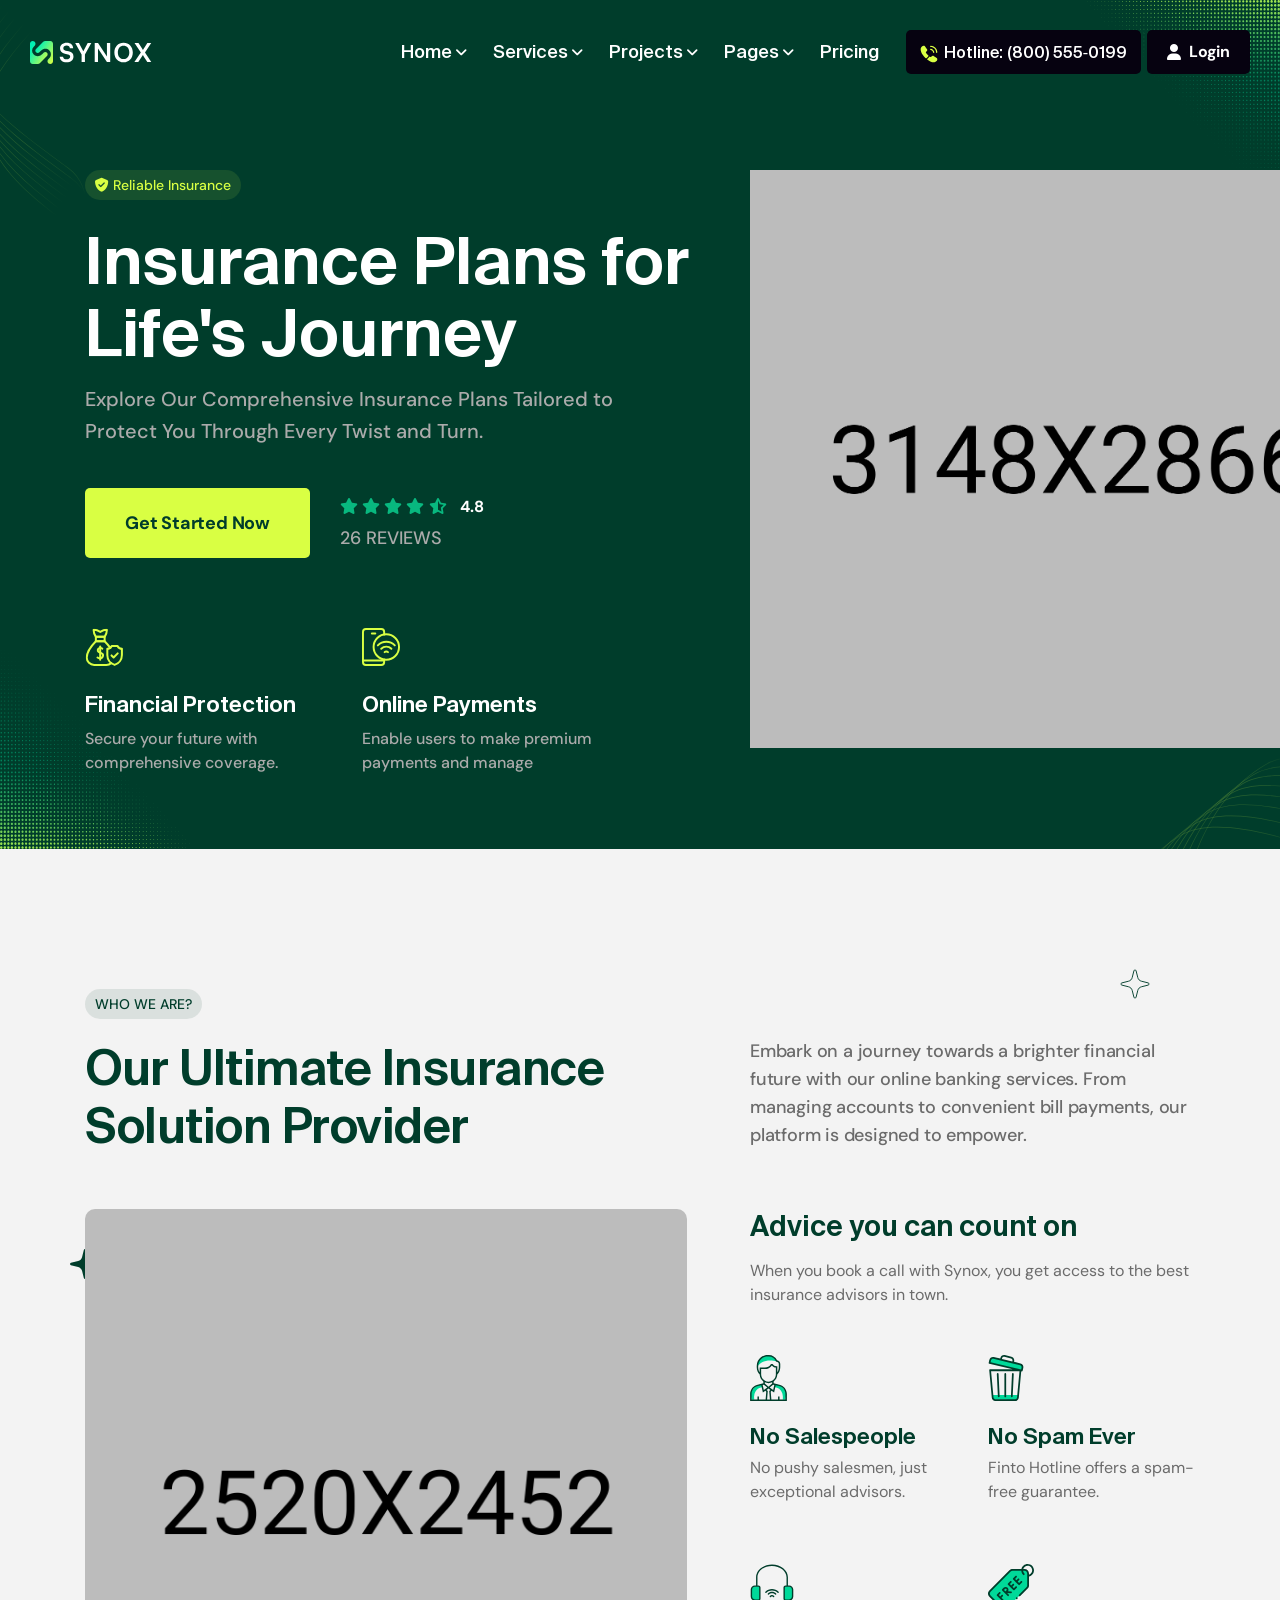
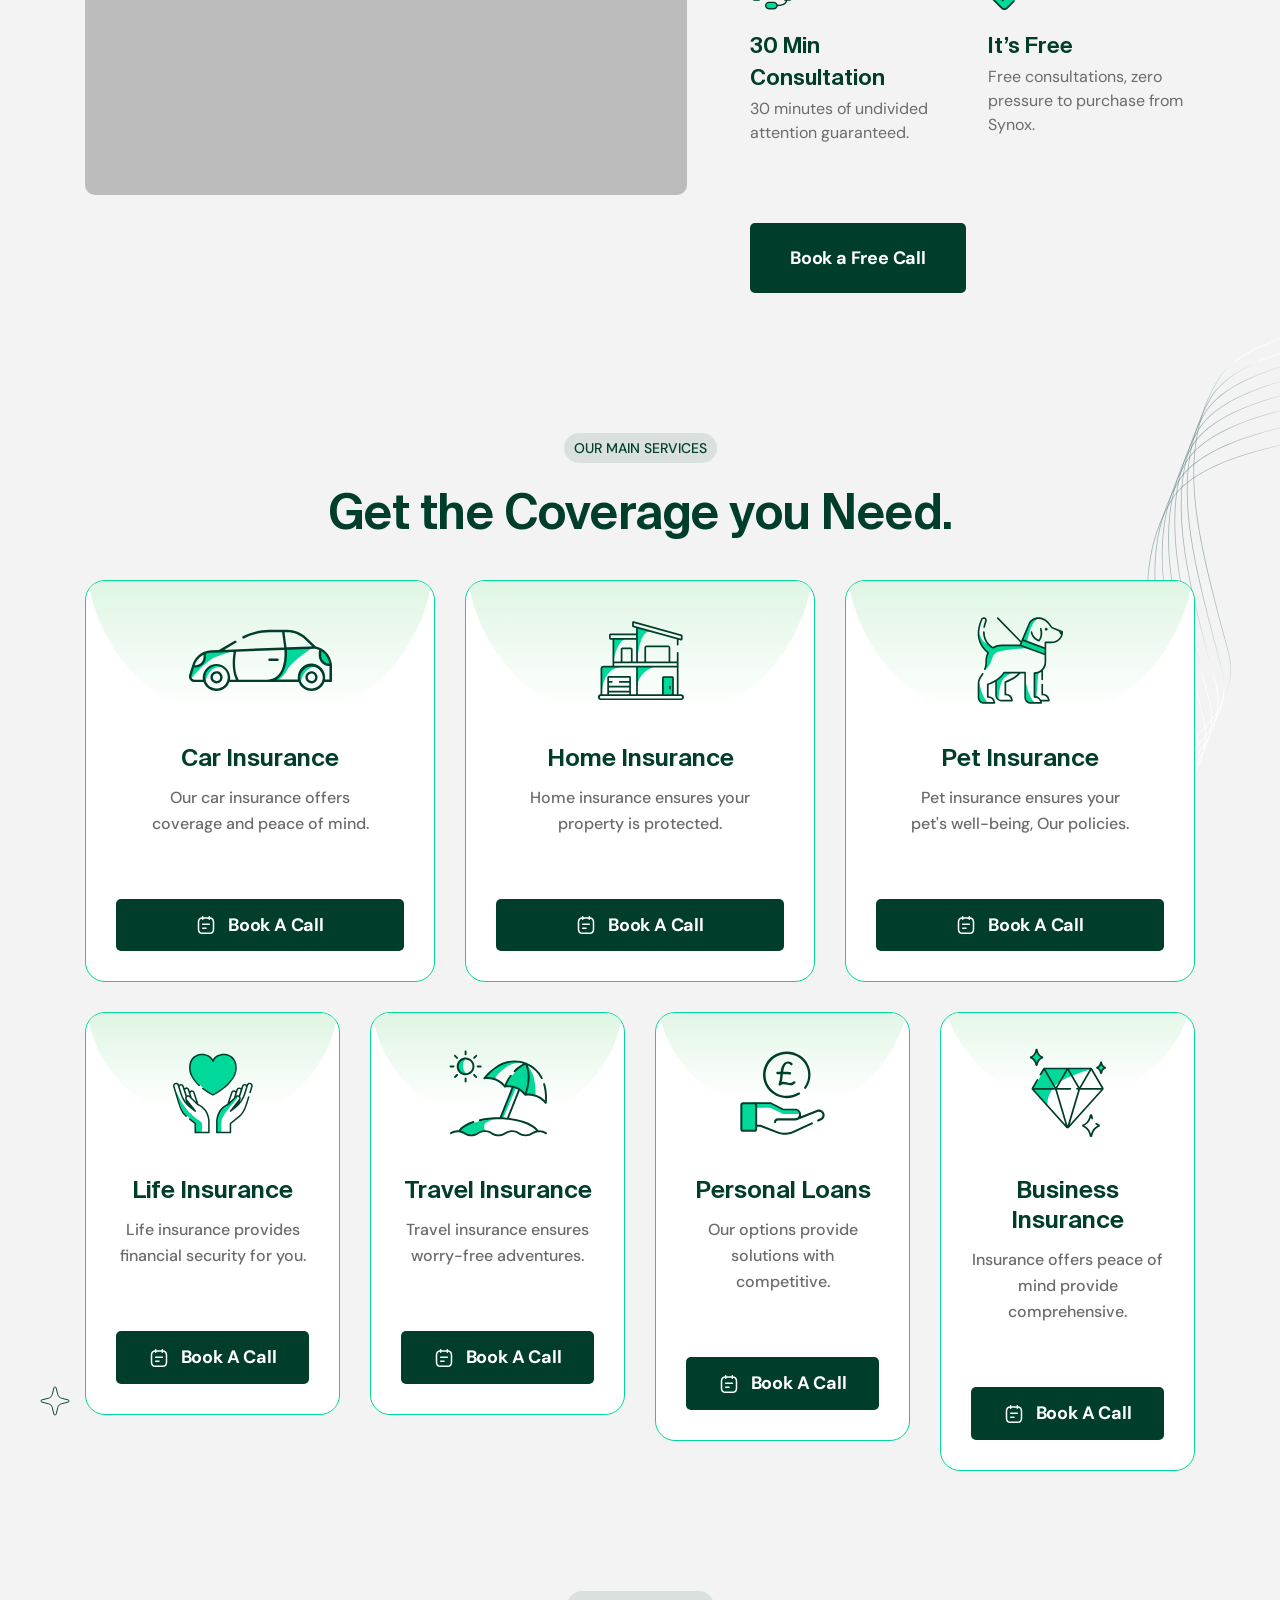
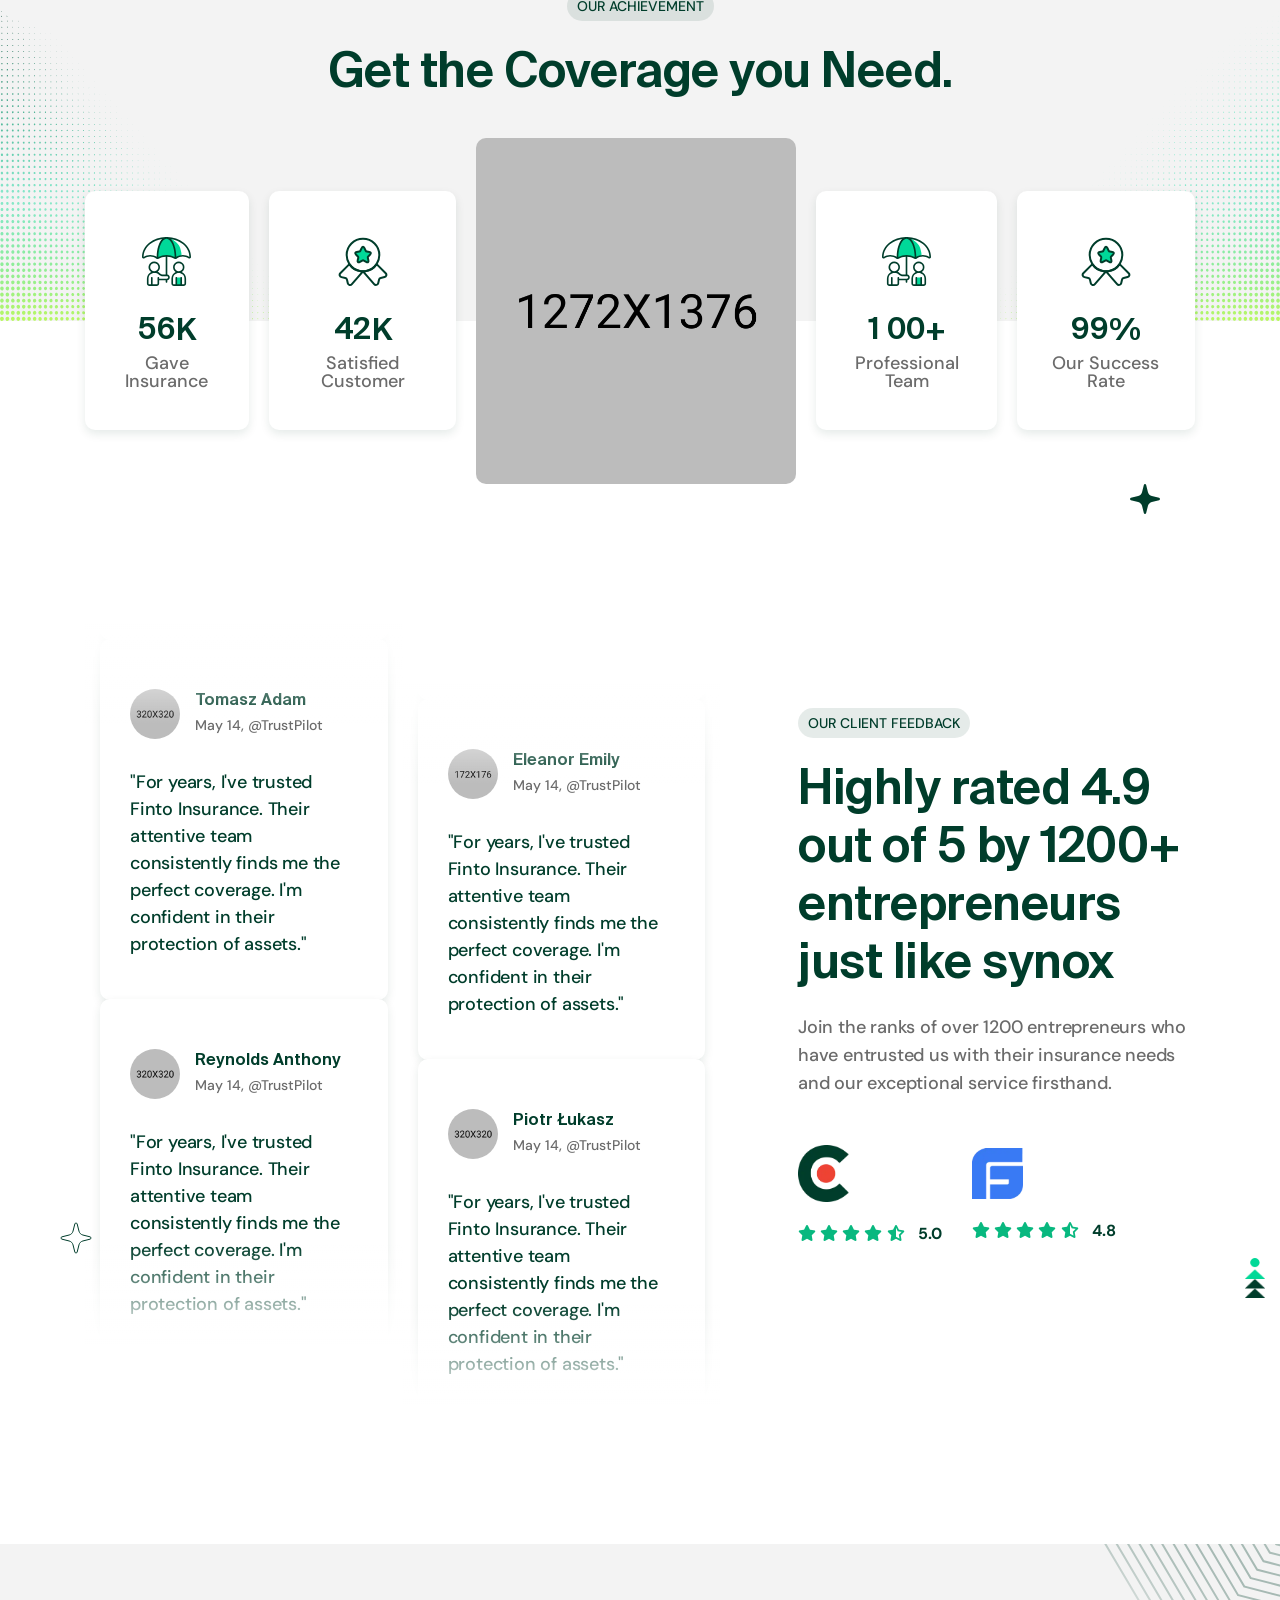
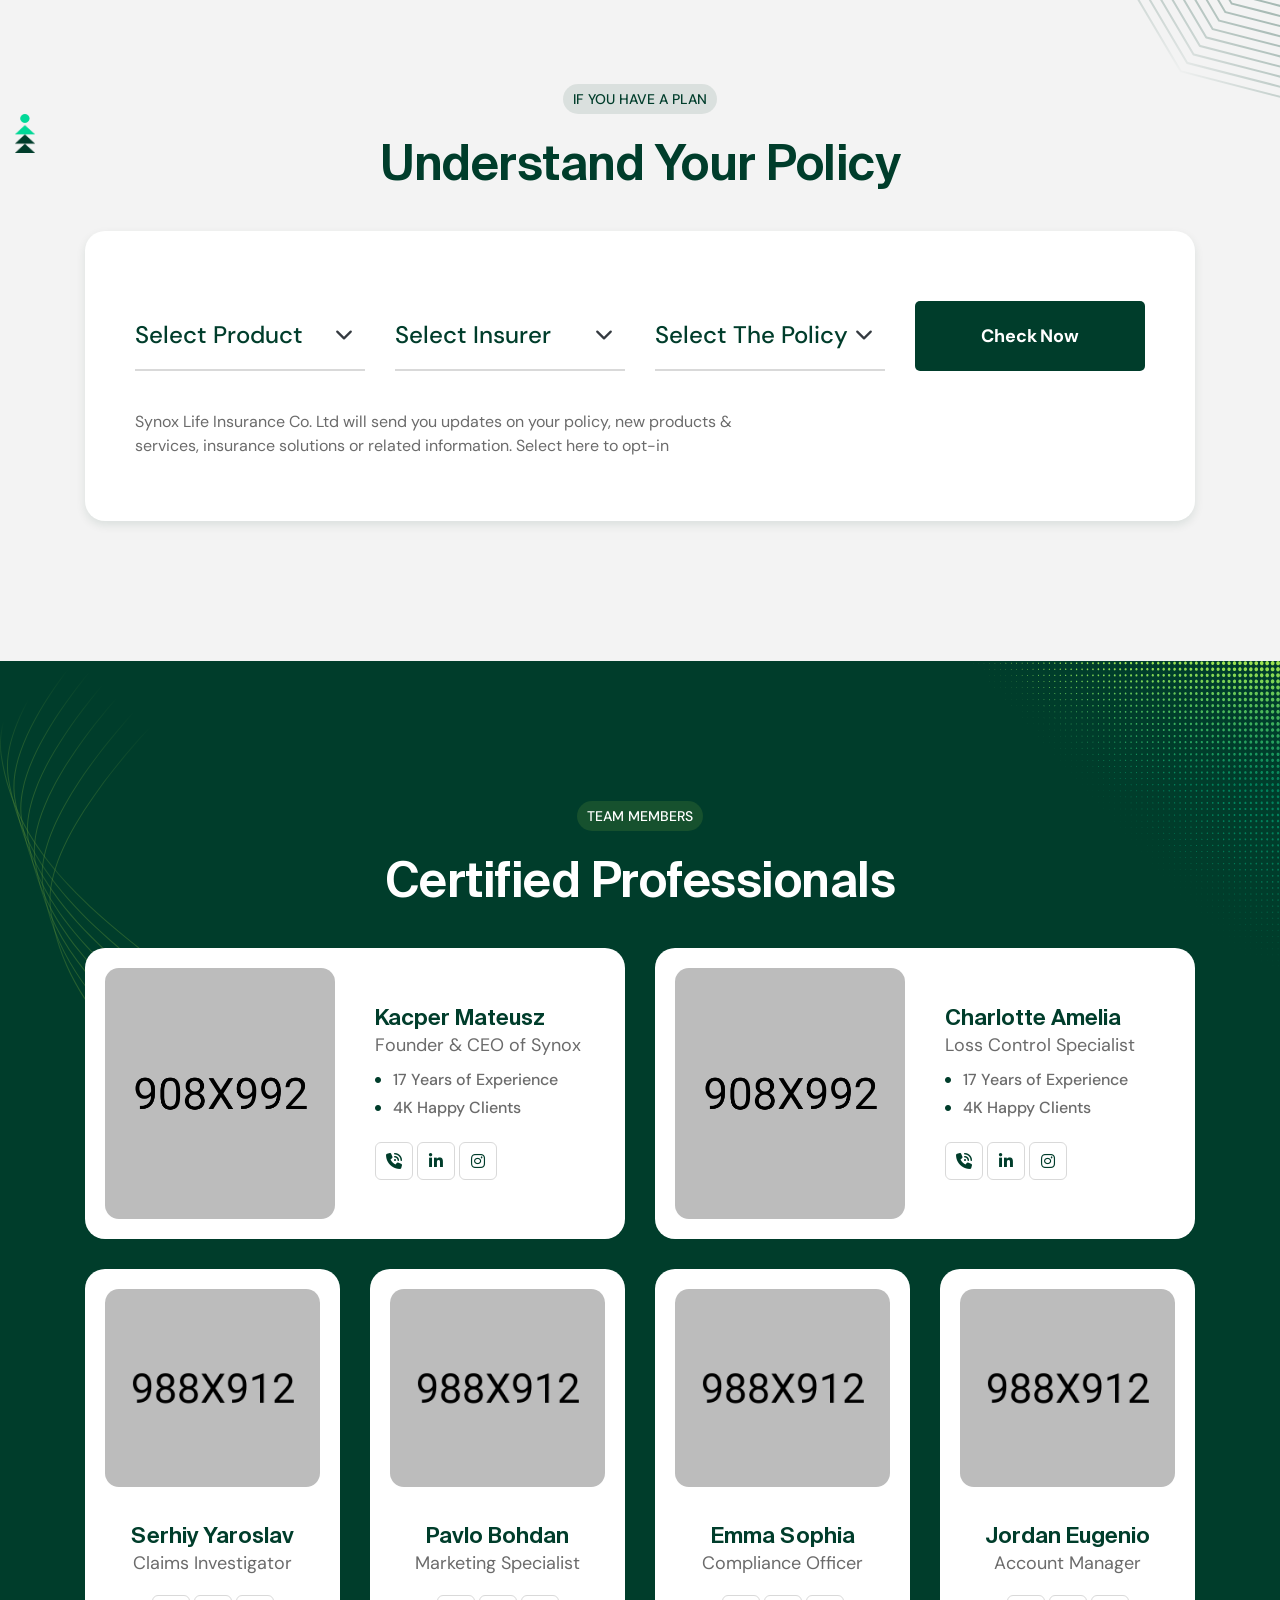
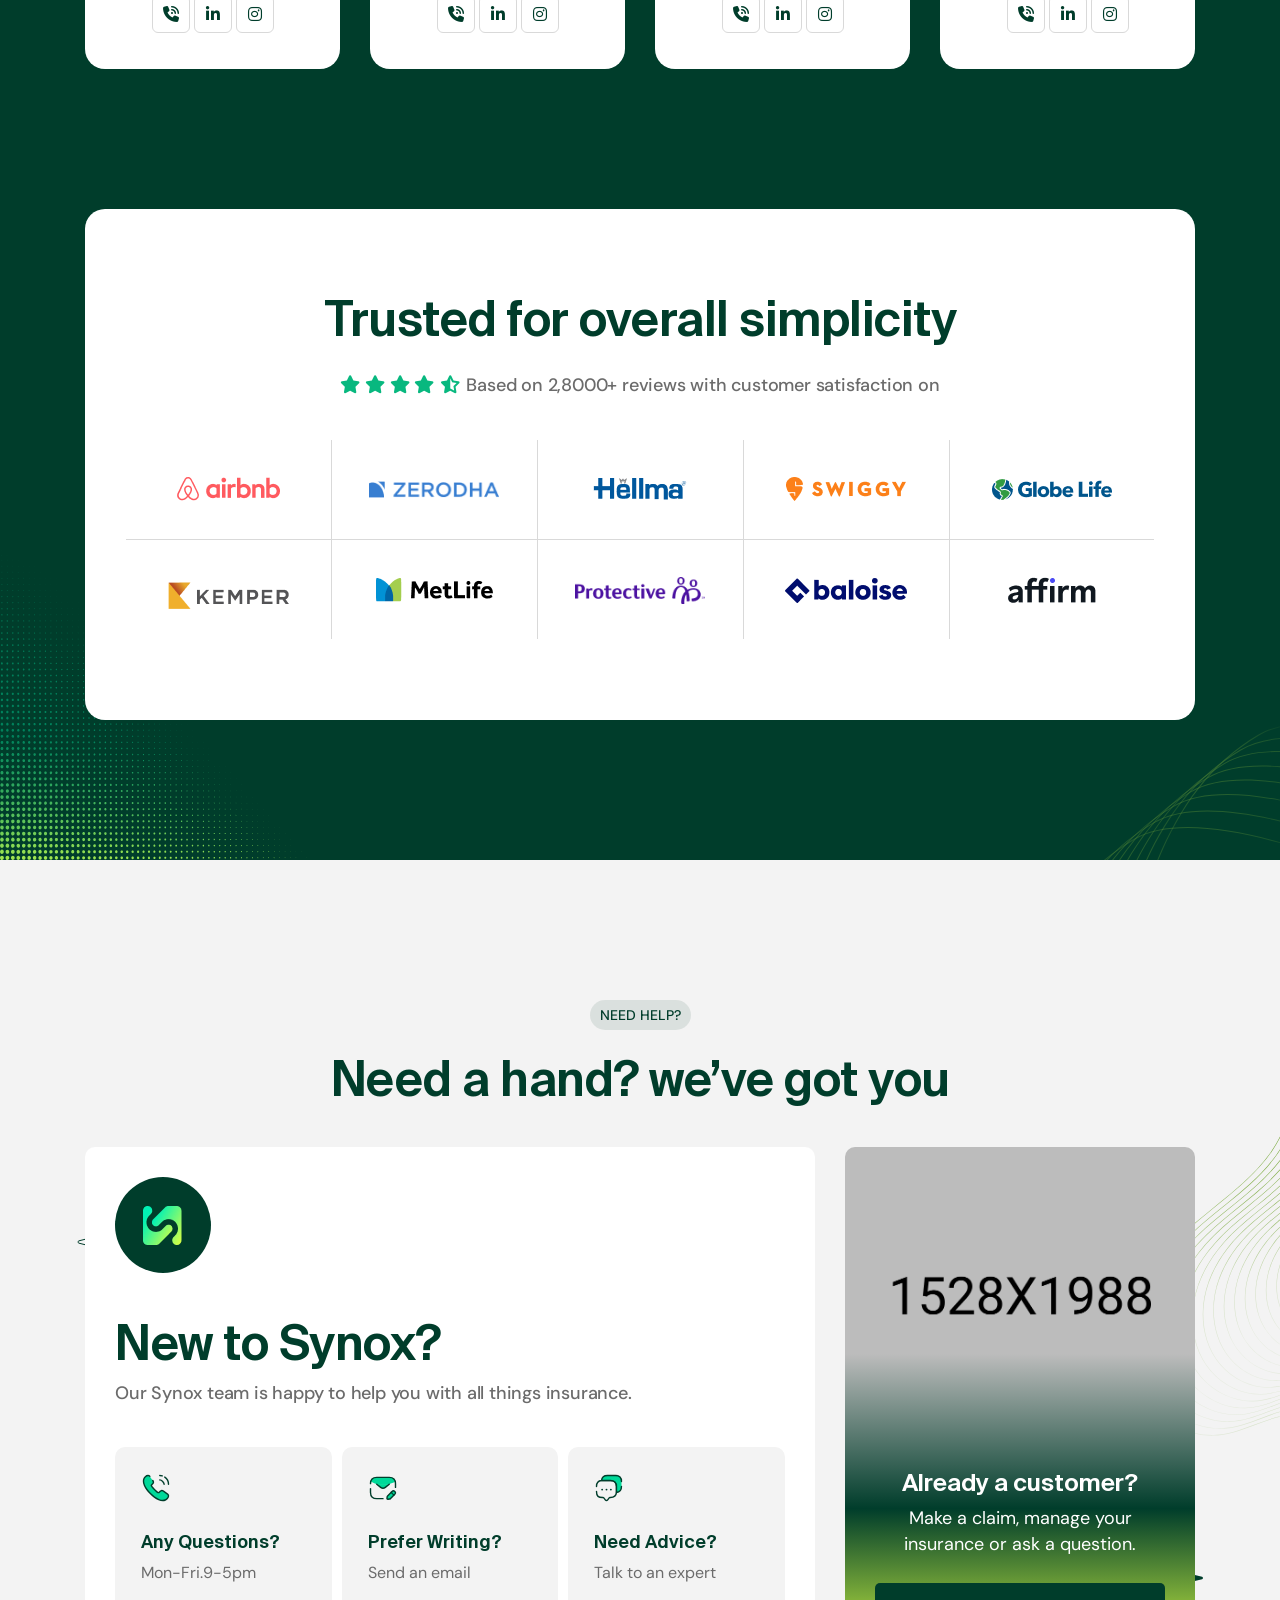
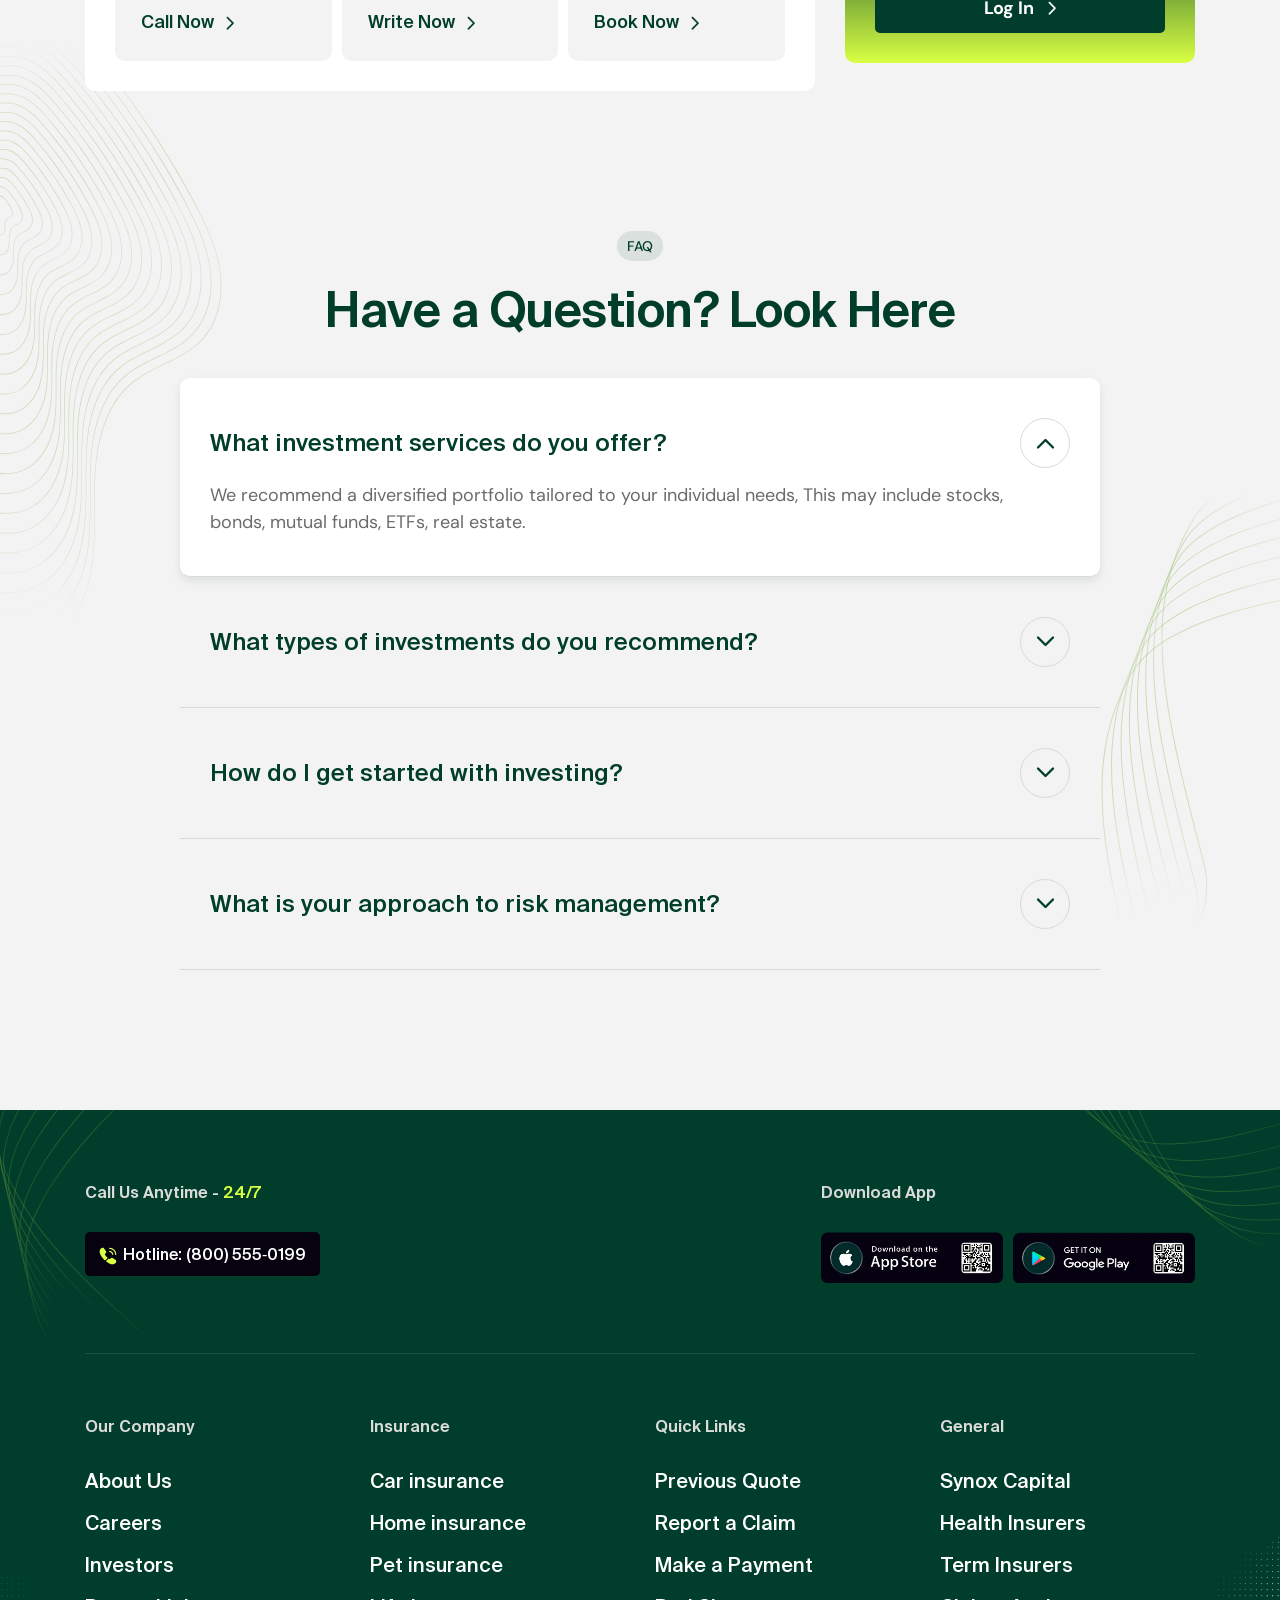
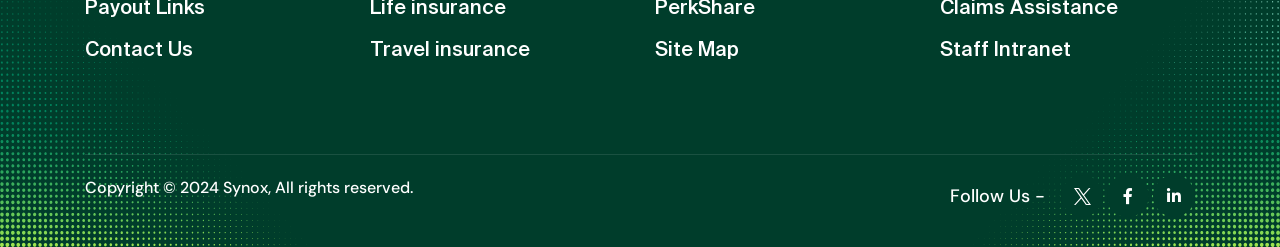
<file: index_insurance.html>
<!doctype html>
<html lang="en">

  <head>

    <meta charset="utf-8">
    <meta name="viewport" content="width=device-width, initial-scale=1, shrink-to-fit=no">
    <meta http-equiv="x-ua-compatible" content="ie=edge">
    <meta name="thumbnail" content="assets/images/synox_page_thumbnail.webp">
    <meta name="description" content="Synox – Finance & Consulting Site Template.">
    <meta name="keywords" content="Finance & Consulting Bootstrap Site Template">
    <meta name="author" content="XpressBuddy">

    <title>Insurance – Synox – Finance & Consulting Site Template.</title>
    <link rel="shortcut icon" href="assets/images/site_logo/favourite_icon.webp">

    <!-- Fraimwork - CSS Include -->
    <link rel="stylesheet" type="text/css" href="assets/css/bootstrap.min.css">

    <!-- Icon - CSS Include -->
    <link rel="stylesheet" type="text/css" href="assets/css/fontawesome.css">

    <!-- Animation - CSS Include -->
    <link rel="stylesheet" type="text/css" href="assets/css/animate.min.css">

    <!-- Carousel - CSS Include -->
    <link rel="stylesheet" type="text/css" href="assets/css/swiper-bundle.min.css">

    <!-- Video & Image Popup - CSS Include -->
    <link rel="stylesheet" type="text/css" href="assets/css/magnific-popup.min.css">

    <!-- Counter - CSS Include -->
    <link rel="stylesheet" type="text/css" href="assets/css/odometer.min.css">

    <!-- Custom - CSS Include -->
    <link rel="stylesheet" type="text/css" href="assets/css/style.css">

  </head>


  <body class="index_insurance">

    <!-- Body Wrap - Start -->
    <div class="page_wrapper">

      <!-- Back To Top - Start -->
      <div class="backtotop">
        <a href="#" class="scroll">
          <i class="fa-solid fa-arrow-up"></i>
        </a>
      </div>
      <!-- Back To Top - End -->

      <!-- Site Header - Start
      ================================================== -->
      <header class="site_header header_layout_1">
        <div class="xb-header stricky">
          <div class="container-fluid">
            <div class="row align-items-center">
              <div class="col-lg-3 col-5">
                <div class="site_logo">
                  <a class="site_link" href="index.html">
                    <img src="assets/images/site_logo/site_logo_white.svg" alt="Site Logo White">
                    <img src="assets/images/site_logo/site_logo_black.svg" alt="Site Logo Black">
                  </a>
                </div>
              </div>
              <div class="col-lg-6 col-2">
                <nav class="main_menu navbar navbar-expand-lg">
                  <div class="main_menu_inner collapse navbar-collapse justify-content-lg-center" id="main_menu_dropdown">
                    <ul class="main_menu_list unordered_list justify-content-center">
                      <li class="dropdown active">
                        <a class="nav-link" href="#" id="home_submenu" role="button" data-bs-toggle="dropdown" aria-expanded="false">
                          Home
                        </a>
                        <ul class="dropdown-menu" aria-labelledby="home_submenu">
                          <li><a href="index.html">Investment Solution</a></li>
                          <li><a href="index_online_banking.html">Online Banking</a></li>
                          <li><a href="index_payment_solutions.html">Payment Solutions</a></li>
                          <li class="active"><a href="index_insurance.html">Insurance</a></li>
                          <li><a href="index_car_insurance.html">Car Insurance</a></li>
                          <li><a href="index_financial_consulting.html">Financial Consulting</a></li>
                        </ul>
                      </li>
                      <li class="dropdown">
                        <a class="nav-link" href="#" id="services_submenu" role="button" data-bs-toggle="dropdown" aria-expanded="false">
                          Services
                        </a>
                        <ul class="dropdown-menu" aria-labelledby="services_submenu">
                          <li><a href="services.html">Our Services</a></li>
                          <li><a href="service_details.html">Service Details</a></li>
                        </ul>
                      </li>
                      <li class="dropdown">
                        <a class="nav-link" href="#" id="projects_submenu" role="button" data-bs-toggle="dropdown" aria-expanded="false">
                          Projects
                        </a>
                        <ul class="dropdown-menu" aria-labelledby="projects_submenu">
                          <li><a href="projects.html">Our Projects</a></li>
                          <li><a href="project_details.html">Project Details</a></li>
                        </ul>
                      </li>
                      <li class="dropdown">
                        <a class="nav-link" href="#" id="pages_submenu" role="button" data-bs-toggle="dropdown" aria-expanded="false">
                          Pages
                        </a>
                        <ul class="dropdown-menu" aria-labelledby="pages_submenu">
                          <li><a href="contact.html">Help Center</a></li>
                          <li class="dropdown">
                            <a class="nav-link" href="#" id="blog_submenu" role="button" data-bs-toggle="dropdown" aria-expanded="false">
                              Blogs
                            </a>
                            <ul class="dropdown-menu" aria-labelledby="blog_submenu">
                              <li><a href="blog.html">Our Blogs</a></li>
                              <li><a href="blog_details.html">Blog Details</a></li>
                            </ul>
                          </li>
                          <li class="dropdown">
                            <a class="nav-link" href="#" id="career_submenu" role="button" data-bs-toggle="dropdown" aria-expanded="false">
                              Career
                            </a>
                            <ul class="dropdown-menu" aria-labelledby="career_submenu">
                              <li><a href="career.html">Join Us</a></li>
                              <li><a href="career_details.html">Job Details</a></li>
                            </ul>
                          </li>
                          <li><a href="error.html">404 Error</a></li>
                        </ul>
                      </li>
                      <li><a href="pricing.html">Pricing</a></li>
                    </ul>
                  </div>
                </nav>
              </div>
              <div class="col-lg-3 col-5">
                <ul class="btns_group p-0 unordered_list justify-content-end">
                  <li>
                    <button class="mobile_menu_btn bg-primary text-dark" type="button" data-bs-toggle="collapse" data-bs-target="#main_menu_dropdown" aria-expanded="false" aria-label="Toggle navigation">
                      <i class="far fa-bars"></i>
                    </button>
                  </li>
                  <li>
                    <a class="hotline_btn bg-dark" href="tel:8005550199">
                      <span class="btn_icon">
                        <img src="assets/images/icons/icon_calling.svg" alt="Icon Calling">
                      </span>
                      <span class="btn_label" data-text="Hotline: (800) 555‑0199">Hotline: (800) 555‑0199</span>
                    </a>
                  </li>
                  <li>
                    <a class="btn bg-dark" href="#!">
                      <span class="btn_icon">
                        <i class="fa-solid fa-user"></i>
                      </span>
                      <span class="btn_label">Login</span>
                    </a>
                  </li>
                </ul>
              </div>
            </div>
          </div>
        </div>
      </header>
      <!-- Site Header - End
      ================================================== -->

      <!-- Main Body - Start
      ================================================== -->
      <main class="page_content">

        <!-- Hero Section - Start
        ================================================== -->
        <section class="hero_section hero_insurance bg-dark section_decoration">
          <div class="container">
            <div class="row">
              <div class="col-lg-7">
                <div class="badge text-primary bg-primary-subtle rounded-pill wow fadeInUp" data-wow-delay=".1s">
                  <i class="fa-solid fa-shield-check"></i>
                  Reliable Insurance
                </div>
                <h1 class="hero_title text-white wow fadeInUp" data-wow-delay=".2s">
                  Insurance Plans for Life's Journey
                </h1>
                <p class="wow fadeInUp" data-wow-delay=".3s">
                  Explore Our Comprehensive Insurance Plans Tailored to Protect You Through Every Twist and Turn.
                </p>
                <ul class="btns_group pt-0 unordered_list justify-content-lg-start wow fadeInUp" data-wow-delay=".4s">
                  <li>
                    <a class="btn bg-primary text-dark" href="pricing.html">
                      <span class="btn_label">Get Started Now</span>
                    </a>
                  </li>
                  <li>
                    <div class="rating_block">
                      <div class="rating_content">
                        <div class="rating_icons">
                          <span>
                            <i class="fa-solid fa-star"></i>
                            <i class="fa-solid fa-star"></i>
                            <i class="fa-solid fa-star"></i>
                            <i class="fa-solid fa-star"></i>
                            <i class="fa-solid fa-star-half-stroke"></i>
                          </span>
                          <strong class="text-white ps-2">4.8</strong>
                        </div>
                        <div class="rating_counter">26 Reviews</div>
                      </div>
                    </div>
                  </li>
                </ul>
                <div class="row">
                  <div class="col-lg-5 col-md-6 col-sm-6 wow fadeInUp" data-wow-delay=".5s">
                    <div class="iconbox_block">
                      <div class="iconbox_icon">
                        <img src="assets/images/icons/icon_money_bag.svg" alt="Icon Money Bag">
                      </div>
                      <div class="iconbox_content">
                        <h3 class="iconbox_title text-white">Financial Protection</h3>
                        <p class="mb-0">
                          Secure your future with comprehensive coverage.
                        </p>
                      </div>
                    </div>
                  </div>
                  <div class="col-lg-5 col-md-6 col-sm-6 wow fadeInUp" data-wow-delay=".6s">
                    <div class="iconbox_block">
                      <div class="iconbox_icon">
                        <img src="assets/images/icons/icon_mobile_network.svg" alt="Icon Mobile Network">
                      </div>
                      <div class="iconbox_content">
                        <h3 class="iconbox_title text-white">Online Payments</h3>
                        <p class="mb-0">
                          Enable users to make premium payments and manage
                        </p>
                      </div>
                    </div>
                  </div>
                </div>
              </div>
              <div class="col-lg-5">
                <div class="hero_image wow fadeInRight" data-wow-delay=".2s">
                  <img src="assets/images/hero/hero_image_3.webp" alt="Hero Image">
                </div>
              </div>
            </div>
          </div>
          <div class="decoration_item shape_pattern_1">
            <img src="assets/images/shapes/shape_pattern_5.svg" alt="Pattern">
          </div>
          <div class="decoration_item shape_pattern_2">
            <img src="assets/images/shapes/shape_pattern_6.svg" alt="Pattern">
          </div>
          <div class="decoration_item shape_nate_28">
            <img src="assets/images/shapes/shape_nate_28.svg" alt="Line Flow">
          </div>
          <div class="decoration_item shape_nate_29">
            <img src="assets/images/shapes/shape_nate_29.svg" alt="Line Flow">
          </div>
        </section>
        <!-- Hero Section - End
        ================================================== -->

        <div class="insurance_decoration_wrap bg-light section_decoration">
          <!-- About Section - Start
          ================================================== -->
          <section class="about_section section_space pb-0">
            <div class="container">
              <div class="heading_block style_2">
                <div class="row justify-content-lg-between">
                  <div class="col-lg-6">
                    <div class="badge text-uppercase text-dark bg-ins-subtle rounded-pill">Who We Are?</div>
                    <h2 class="heading_text mb-0">
                      Our Ultimate Insurance Solution Provider
                    </h2>
                  </div>
                  <div class="col-lg-5">
                    <p class="heading_description mb-0 mt-lg-5">
                      Embark on a journey towards a brighter financial future with our online  banking services. From managing accounts to convenient bill payments, our platform is designed to empower.
                    </p>
                  </div>
                </div>
              </div>

              <div class="row justify-content-lg-between">
                <div class="col-lg-7 pe-lg-5">
                  <div class="image_block rounded">
                    <img src="assets/images/about/about_image_7.webp" alt="Financial Analyst">
                  </div>
                </div>
                <div class="col-lg-5">
                  <h3 class="mb-3">Advice you can count on</h3>
                  <p class="mb-5">
                    When you book a call with Synox, you get access to the best insurance advisors in town.
                  </p>
                  <div class="row about_insurance_advice mb-5">
                    <div class="col-lg-6 col-md-6 col-sm-6">
                      <div class="iconbox_block">
                        <div class="iconbox_icon">
                          <img src="assets/images/icons/icon_user_2.svg" alt="Icon User">
                        </div>
                        <div class="iconbox_content">
                          <h3 class="iconbox_title">No Salespeople</h3>
                          <p class="mb-0">
                            No pushy salesmen, just exceptional advisors.
                          </p>
                        </div>
                      </div>
                    </div>
                    <div class="col-lg-6 col-md-6 col-sm-6">
                      <div class="iconbox_block">
                        <div class="iconbox_icon">
                          <img src="assets/images/icons/icon_trush_bin.svg" alt="Icon Trush Bin">
                        </div>
                        <div class="iconbox_content">
                          <h3 class="iconbox_title">No Spam Ever</h3>
                          <p class="mb-0">
                            Finto Hotline offers a spam-free guarantee.
                          </p>
                        </div>
                      </div>
                    </div>
                    <div class="col-lg-6 col-md-6 col-sm-6">
                      <div class="iconbox_block">
                        <div class="iconbox_icon">
                          <img src="assets/images/icons/icon_support.svg" alt="Icon Support">
                        </div>
                        <div class="iconbox_content">
                          <h3 class="iconbox_title">30 Min Consultation</h3>
                          <p class="mb-0">
                            30 minutes of undivided attention guaranteed.
                          </p>
                        </div>
                      </div>
                    </div>
                    <div class="col-lg-6 col-md-6 col-sm-6">
                      <div class="iconbox_block">
                        <div class="iconbox_icon">
                          <img src="assets/images/icons/icon_tag_2.svg" alt="Icon Tag FREE">
                        </div>
                        <div class="iconbox_content">
                          <h3 class="iconbox_title">It’s Free</h3>
                          <p class="mb-0">
                            Free consultations, zero pressure to purchase from Synox.
                          </p>
                        </div>
                      </div>
                    </div>
                  </div>
                  <a class="btn bg-dark" href="contact.html">
                    <span class="btn_label">Book a Free Call</span>
                  </a>
                </div>
              </div>
            </div>
          </section>
          <!-- About Section - End
          ================================================== -->

          <!-- Service Section - Start
          ================================================== -->
          <section class="service_section section_space">
            <div class="container">
              <div class="heading_block style_2 text-center">
                <div class="badge text-uppercase text-dark bg-ins-subtle rounded-pill">Our Main Services</div>
                <h2 class="heading_text mb-0">
                  Get the Coverage you Need.
                </h2>
              </div>
              <div class="row">
                <div class="col-lg-4 col-md-6 col-sm-6">
                  <div class="service_block style_3">
                    <div class="shape_circle">
                      <img src="assets/images/shapes/shape_circle.svg" alt="Circle Shape">
                    </div>
                    <div class="service_icon">
                      <img src="assets/images/icons/icon_car.svg" alt="Icon Car">
                    </div>
                    <div class="service_content">
                      <h3 class="service_title">
                        Car Insurance
                      </h3>
                      <p>
                        Our car insurance offers coverage and peace of mind.
                      </p>
                      <a class="btn bg-dark" href="contact.html">
                        <span class="icon"><svg width="20" height="20" viewBox="0 0 20 20" fill="none" xmlns="http://www.w3.org/2000/svg">
                          <path d="M6.6665 1.66675V4.16675" stroke="white" stroke-width="1.5" stroke-miterlimit="10" stroke-linecap="round" stroke-linejoin="round" />
                          <path d="M13.3335 1.66675V4.16675" stroke="white" stroke-width="1.5" stroke-miterlimit="10" stroke-linecap="round" stroke-linejoin="round" />
                          <path d="M17.5 7.08341V14.1667C17.5 16.6667 16.25 18.3334 13.3333 18.3334H6.66667C3.75 18.3334 2.5 16.6667 2.5 14.1667V7.08341C2.5 4.58341 3.75 2.91675 6.66667 2.91675H13.3333C16.25 2.91675 17.5 4.58341 17.5 7.08341Z" stroke="white" stroke-width="1.5" stroke-miterlimit="10" stroke-linecap="round" stroke-linejoin="round" />
                          <path d="M6.6665 9.16675H13.3332" stroke="white" stroke-width="1.5" stroke-miterlimit="10" stroke-linecap="round" stroke-linejoin="round" />
                          <path d="M6.6665 13.3333H9.99984" stroke="white" stroke-width="1.5" stroke-miterlimit="10" stroke-linecap="round" stroke-linejoin="round" />
                        </svg></span>
                        <span class="btn_label">Book A Call</span>
                      </a>
                    </div>
                  </div>
                </div>
                <div class="col-lg-4 col-md-6 col-sm-6">
                  <div class="service_block style_3">
                    <div class="shape_circle">
                      <img src="assets/images/shapes/shape_circle.svg" alt="Circle Shape">
                    </div>
                    <div class="service_icon">
                      <img src="assets/images/icons/icon_house.svg" alt="Icon House">
                    </div>
                    <div class="service_content">
                      <h3 class="service_title">
                        Home Insurance
                      </h3>
                      <p>
                        Home insurance ensures your property is protected.
                      </p>
                      <a class="btn bg-dark" href="contact.html">
                        <span class="icon"><svg width="20" height="20" viewBox="0 0 20 20" fill="none" xmlns="http://www.w3.org/2000/svg">
                          <path d="M6.6665 1.66675V4.16675" stroke="white" stroke-width="1.5" stroke-miterlimit="10" stroke-linecap="round" stroke-linejoin="round" />
                          <path d="M13.3335 1.66675V4.16675" stroke="white" stroke-width="1.5" stroke-miterlimit="10" stroke-linecap="round" stroke-linejoin="round" />
                          <path d="M17.5 7.08341V14.1667C17.5 16.6667 16.25 18.3334 13.3333 18.3334H6.66667C3.75 18.3334 2.5 16.6667 2.5 14.1667V7.08341C2.5 4.58341 3.75 2.91675 6.66667 2.91675H13.3333C16.25 2.91675 17.5 4.58341 17.5 7.08341Z" stroke="white" stroke-width="1.5" stroke-miterlimit="10" stroke-linecap="round" stroke-linejoin="round" />
                          <path d="M6.6665 9.16675H13.3332" stroke="white" stroke-width="1.5" stroke-miterlimit="10" stroke-linecap="round" stroke-linejoin="round" />
                          <path d="M6.6665 13.3333H9.99984" stroke="white" stroke-width="1.5" stroke-miterlimit="10" stroke-linecap="round" stroke-linejoin="round" />
                        </svg></span>
                        <span class="btn_label">Book A Call</span>
                      </a>
                    </div>
                  </div>
                </div>
                <div class="col-lg-4 col-md-6 col-sm-6">
                  <div class="service_block style_3">
                    <div class="shape_circle">
                      <img src="assets/images/shapes/shape_circle.svg" alt="Circle Shape">
                    </div>
                    <div class="service_icon">
                      <img src="assets/images/icons/icon_dog.svg" alt="Icon Dog">
                    </div>
                    <div class="service_content">
                      <h3 class="service_title">
                        Pet Insurance
                      </h3>
                      <p>
                        Pet insurance ensures your pet's well-being, Our policies.
                      </p>
                      <a class="btn bg-dark" href="contact.html">
                        <span class="icon"><svg width="20" height="20" viewBox="0 0 20 20" fill="none" xmlns="http://www.w3.org/2000/svg">
                          <path d="M6.6665 1.66675V4.16675" stroke="white" stroke-width="1.5" stroke-miterlimit="10" stroke-linecap="round" stroke-linejoin="round" />
                          <path d="M13.3335 1.66675V4.16675" stroke="white" stroke-width="1.5" stroke-miterlimit="10" stroke-linecap="round" stroke-linejoin="round" />
                          <path d="M17.5 7.08341V14.1667C17.5 16.6667 16.25 18.3334 13.3333 18.3334H6.66667C3.75 18.3334 2.5 16.6667 2.5 14.1667V7.08341C2.5 4.58341 3.75 2.91675 6.66667 2.91675H13.3333C16.25 2.91675 17.5 4.58341 17.5 7.08341Z" stroke="white" stroke-width="1.5" stroke-miterlimit="10" stroke-linecap="round" stroke-linejoin="round" />
                          <path d="M6.6665 9.16675H13.3332" stroke="white" stroke-width="1.5" stroke-miterlimit="10" stroke-linecap="round" stroke-linejoin="round" />
                          <path d="M6.6665 13.3333H9.99984" stroke="white" stroke-width="1.5" stroke-miterlimit="10" stroke-linecap="round" stroke-linejoin="round" />
                        </svg></span>
                        <span class="btn_label">Book A Call</span>
                      </a>
                    </div>
                  </div>
                </div>
                <div class="col-lg-3 col-md-6 col-sm-6">
                  <div class="service_block style_3">
                    <div class="shape_circle">
                      <img src="assets/images/shapes/shape_circle.svg" alt="Circle Shape">
                    </div>
                    <div class="service_icon">
                      <img src="assets/images/icons/icon_heart.svg" alt="Icon Heart">
                    </div>
                    <div class="service_content">
                      <h3 class="service_title">
                        Life Insurance
                      </h3>
                      <p>
                        Life insurance provides financial security for you.
                      </p>
                      <a class="btn bg-dark" href="contact.html">
                        <span class="icon"><svg width="20" height="20" viewBox="0 0 20 20" fill="none" xmlns="http://www.w3.org/2000/svg">
                          <path d="M6.6665 1.66675V4.16675" stroke="white" stroke-width="1.5" stroke-miterlimit="10" stroke-linecap="round" stroke-linejoin="round" />
                          <path d="M13.3335 1.66675V4.16675" stroke="white" stroke-width="1.5" stroke-miterlimit="10" stroke-linecap="round" stroke-linejoin="round" />
                          <path d="M17.5 7.08341V14.1667C17.5 16.6667 16.25 18.3334 13.3333 18.3334H6.66667C3.75 18.3334 2.5 16.6667 2.5 14.1667V7.08341C2.5 4.58341 3.75 2.91675 6.66667 2.91675H13.3333C16.25 2.91675 17.5 4.58341 17.5 7.08341Z" stroke="white" stroke-width="1.5" stroke-miterlimit="10" stroke-linecap="round" stroke-linejoin="round" />
                          <path d="M6.6665 9.16675H13.3332" stroke="white" stroke-width="1.5" stroke-miterlimit="10" stroke-linecap="round" stroke-linejoin="round" />
                          <path d="M6.6665 13.3333H9.99984" stroke="white" stroke-width="1.5" stroke-miterlimit="10" stroke-linecap="round" stroke-linejoin="round" />
                        </svg></span>
                        <span class="btn_label">Book A Call</span>
                      </a>
                    </div>
                  </div>
                </div>
                <div class="col-lg-3 col-md-6 col-sm-6">
                  <div class="service_block style_3">
                    <div class="shape_circle">
                      <img src="assets/images/shapes/shape_circle.svg" alt="Circle Shape">
                    </div>
                    <div class="service_icon">
                      <img src="assets/images/icons/icon_umbrella.svg" alt="Icon Umbrella">
                    </div>
                    <div class="service_content">
                      <h3 class="service_title">
                        Travel Insurance
                      </h3>
                      <p>
                        Travel insurance ensures worry-free adventures.
                      </p>
                      <a class="btn bg-dark" href="contact.html">
                        <span class="icon"><svg width="20" height="20" viewBox="0 0 20 20" fill="none" xmlns="http://www.w3.org/2000/svg">
                          <path d="M6.6665 1.66675V4.16675" stroke="white" stroke-width="1.5" stroke-miterlimit="10" stroke-linecap="round" stroke-linejoin="round" />
                          <path d="M13.3335 1.66675V4.16675" stroke="white" stroke-width="1.5" stroke-miterlimit="10" stroke-linecap="round" stroke-linejoin="round" />
                          <path d="M17.5 7.08341V14.1667C17.5 16.6667 16.25 18.3334 13.3333 18.3334H6.66667C3.75 18.3334 2.5 16.6667 2.5 14.1667V7.08341C2.5 4.58341 3.75 2.91675 6.66667 2.91675H13.3333C16.25 2.91675 17.5 4.58341 17.5 7.08341Z" stroke="white" stroke-width="1.5" stroke-miterlimit="10" stroke-linecap="round" stroke-linejoin="round" />
                          <path d="M6.6665 9.16675H13.3332" stroke="white" stroke-width="1.5" stroke-miterlimit="10" stroke-linecap="round" stroke-linejoin="round" />
                          <path d="M6.6665 13.3333H9.99984" stroke="white" stroke-width="1.5" stroke-miterlimit="10" stroke-linecap="round" stroke-linejoin="round" />
                        </svg></span>
                        <span class="btn_label">Book A Call</span>
                      </a>
                    </div>
                  </div>
                </div>
                <div class="col-lg-3 col-md-6 col-sm-6">
                  <div class="service_block style_3">
                    <div class="shape_circle">
                      <img src="assets/images/shapes/shape_circle.svg" alt="Circle Shape">
                    </div>
                    <div class="service_icon">
                      <img src="assets/images/icons/icon_hand_2.svg" alt="Icon Hand">
                    </div>
                    <div class="service_content">
                      <h3 class="service_title">
                        Personal Loans
                      </h3>
                      <p>
                        Our options provide solutions with competitive.
                      </p>
                      <a class="btn bg-dark" href="contact.html">
                        <span class="icon"><svg width="20" height="20" viewBox="0 0 20 20" fill="none" xmlns="http://www.w3.org/2000/svg">
                          <path d="M6.6665 1.66675V4.16675" stroke="white" stroke-width="1.5" stroke-miterlimit="10" stroke-linecap="round" stroke-linejoin="round" />
                          <path d="M13.3335 1.66675V4.16675" stroke="white" stroke-width="1.5" stroke-miterlimit="10" stroke-linecap="round" stroke-linejoin="round" />
                          <path d="M17.5 7.08341V14.1667C17.5 16.6667 16.25 18.3334 13.3333 18.3334H6.66667C3.75 18.3334 2.5 16.6667 2.5 14.1667V7.08341C2.5 4.58341 3.75 2.91675 6.66667 2.91675H13.3333C16.25 2.91675 17.5 4.58341 17.5 7.08341Z" stroke="white" stroke-width="1.5" stroke-miterlimit="10" stroke-linecap="round" stroke-linejoin="round" />
                          <path d="M6.6665 9.16675H13.3332" stroke="white" stroke-width="1.5" stroke-miterlimit="10" stroke-linecap="round" stroke-linejoin="round" />
                          <path d="M6.6665 13.3333H9.99984" stroke="white" stroke-width="1.5" stroke-miterlimit="10" stroke-linecap="round" stroke-linejoin="round" />
                        </svg></span>
                        <span class="btn_label">Book A Call</span>
                      </a>
                    </div>
                  </div>
                </div>
                <div class="col-lg-3 col-md-6 col-sm-6">
                  <div class="service_block style_3">
                    <div class="shape_circle">
                      <img src="assets/images/shapes/shape_circle.svg" alt="Circle Shape">
                    </div>
                    <div class="service_icon">
                      <img src="assets/images/icons/icon_diamond.svg" alt="Icon Diamond">
                    </div>
                    <div class="service_content">
                      <h3 class="service_title">
                        Business Insurance
                      </h3>
                      <p>
                        Insurance offers peace of mind provide comprehensive.
                      </p>
                      <a class="btn bg-dark" href="contact.html">
                        <span class="icon"><svg width="20" height="20" viewBox="0 0 20 20" fill="none" xmlns="http://www.w3.org/2000/svg">
                          <path d="M6.6665 1.66675V4.16675" stroke="white" stroke-width="1.5" stroke-miterlimit="10" stroke-linecap="round" stroke-linejoin="round" />
                          <path d="M13.3335 1.66675V4.16675" stroke="white" stroke-width="1.5" stroke-miterlimit="10" stroke-linecap="round" stroke-linejoin="round" />
                          <path d="M17.5 7.08341V14.1667C17.5 16.6667 16.25 18.3334 13.3333 18.3334H6.66667C3.75 18.3334 2.5 16.6667 2.5 14.1667V7.08341C2.5 4.58341 3.75 2.91675 6.66667 2.91675H13.3333C16.25 2.91675 17.5 4.58341 17.5 7.08341Z" stroke="white" stroke-width="1.5" stroke-miterlimit="10" stroke-linecap="round" stroke-linejoin="round" />
                          <path d="M6.6665 9.16675H13.3332" stroke="white" stroke-width="1.5" stroke-miterlimit="10" stroke-linecap="round" stroke-linejoin="round" />
                          <path d="M6.6665 13.3333H9.99984" stroke="white" stroke-width="1.5" stroke-miterlimit="10" stroke-linecap="round" stroke-linejoin="round" />
                        </svg></span>
                        <span class="btn_label">Book A Call</span>
                      </a>
                    </div>
                  </div>
                </div>
              </div>
            </div>
          </section>
          <!-- Service Section - End
          ================================================== -->

          <div class="decoration_item shape_star_1">
            <img src="assets/images/icons/icon_star_2.svg" alt="Icon Star">
          </div>
          <div class="decoration_item shape_star_2">
            <img src="assets/images/icons/icon_star_1.svg" alt="Icon Star">
          </div>
          <div class="decoration_item shape_star_3">
            <img src="assets/images/icons/icon_star_2.svg" alt="Icon Star">
          </div>
          <div class="decoration_item shape_star_4">
            <img src="assets/images/icons/icon_star_1.svg" alt="Icon Star">
          </div>

          <div class="decoration_item shape_nate_1">
            <img src="assets/images/shapes/shape_nate_3.svg" alt="Nate Shape">
          </div>

          <div class="decoration_item shape_pattern_1">
            <img src="assets/images/shapes/shape_pattern_5.svg" alt="Nate Pattern">
          </div>
          <div class="decoration_item shape_pattern_2">
            <img src="assets/images/shapes/shape_pattern_7.svg" alt="Nate Pattern">
          </div>
        </div>

        <!-- Funfact Section - Start
        ================================================== -->
        <section class="funfact_section">
          <div class="container">
            <div class="heading_block style_2 text-center">
              <div class="badge text-uppercase text-dark bg-ins-subtle rounded-pill">our Achievement</div>
              <h2 class="heading_text mb-0">
                Get the Coverage you Need.
              </h2>
            </div>
            <div class="insurance_achievement_funfacts align-items-center">
              <div class="funfact_block text-center">
                <div class="funfact_icon">
                  <img src="assets/images/icons/icon_umbrella_2.svg" alt="Icon Umbrella">
                </div>
                <div class="funfact_value">
                  <span class="odometer" data-count="56">0</span>
                  <span>K</span>
                </div>
                <h3 class="funfact_title mb-0">Gave Insurance</h3>
              </div>
              <div class="funfact_block text-center">
                <div class="funfact_icon">
                  <img src="assets/images/icons/icon_medal_2.svg" alt="Icon medal">
                </div>
                <div class="funfact_value">
                  <span class="odometer" data-count="42">0</span>
                  <span>K</span>
                </div>
                <h3 class="funfact_title mb-0">Satisfied Customer</h3>
              </div>
              <div class="image_block rounded">
                <img src="assets/images/about/about_image_8.webp" alt="About Image">
              </div>
              <div class="funfact_block text-center">
                <div class="funfact_icon">
                  <img src="assets/images/icons/icon_umbrella_2.svg" alt="Icon Umbrella">
                </div>
                <div class="funfact_value">
                  <span class="odometer" data-count="100">0</span>
                  <span>+</span>
                </div>
                <h3 class="funfact_title mb-0">Professional Team</h3>
              </div>
              <div class="funfact_block text-center">
                <div class="funfact_icon">
                  <img src="assets/images/icons/icon_medal_2.svg" alt="Icon medal">
                </div>
                <div class="funfact_value">
                  <span class="odometer" data-count="99">0</span>
                  <span>%</span>
                </div>
                <h3 class="funfact_title mb-0">Our Success Rate</h3>
              </div>
            </div>
          </div>
        </section>
        <!-- Funfact Section - End
        ================================================== -->

        <!-- Review Section - Start
        ================================================== -->
        <section class="review_section section_space section_decoration">
          <div class="container">
            <div class="row align-items-center">
              <div class="col-lg-5 order-lg-last">
                <div class="heading_block style_2 ps-lg-5">
                  <div class="badge text-uppercase text-dark bg-ins-subtle rounded-pill">Our Client Feedback</div>
                  <h2 class="heading_text">
                    Highly rated 4.9 out of 5 by 1200+ entrepreneurs just like synox
                  </h2>
                  <p class="heading_description mb-5">
                    Join the ranks of over 1200 entrepreneurs who have entrusted us with  their insurance needs and our exceptional service firsthand.
                  </p>

                  <ul class="btns_group p-0 unordered_list justify-content-start">
                    <li>
                      <div class="rating_block flex-column align-items-start">
                        <div class="rating_admin">
                          <img src="assets/images/clients/client_logo_26.webp" alt="Client Logo">
                        </div>
                        <div class="rating_content">
                          <div class="rating_icons">
                            <span>
                              <i class="fa-solid fa-star"></i>
                              <i class="fa-solid fa-star"></i>
                              <i class="fa-solid fa-star"></i>
                              <i class="fa-solid fa-star"></i>
                              <i class="fa-solid fa-star-half-stroke"></i>
                            </span>
                            <strong class="text-dark ps-2">5.0</strong>
                          </div>
                          <div class="rating_counter text-uppercase">26 Reviews</div>
                        </div>
                      </div>
                    </li>
                    <li>
                      <div class="rating_block flex-column align-items-start">
                        <div class="rating_admin">
                          <img src="assets/images/clients/client_logo_10.webp" alt="Client Logo">
                        </div>
                        <div class="rating_content">
                          <div class="rating_icons">
                            <span>
                              <i class="fa-solid fa-star"></i>
                              <i class="fa-solid fa-star"></i>
                              <i class="fa-solid fa-star"></i>
                              <i class="fa-solid fa-star"></i>
                              <i class="fa-solid fa-star-half-stroke"></i>
                            </span>
                            <strong class="text-dark ps-2">4.8</strong>
                          </div>
                          <div class="rating_counter text-uppercase">26 Reviews</div>
                        </div>
                      </div>
                    </li>
                  </ul>
                </div>
              </div>
              <div class="col-lg-7">
                <div class="review_updown_style row m-0">
                  <div class="col-md-6 col-sm-6 p-0">
                    <div class="review_marquee_vertical_bottom swiper">
                      <div class="swiper-wrapper">
                        <div class="swiper-slide">
                          <div class="review_block_4">
                            <div class="authorbox_block">
                              <div class="author_image">
                                <img src="assets/images/avatar/avatar_image_1.webp" alt="Author Avatar">
                              </div>
                              <div class="author_info">
                                <h3 class="author_name">Reynolds Anthony</h3>
                                <span class="author_designation">May 14, @TrustPilot</span>
                              </div>
                            </div>
                            <p class="review_comment">
                              "For years, I've trusted Finto Insurance. Their attentive team consistently finds me the perfect coverage. I'm confident in their protection of assets."
                            </p>
                          </div>
                        </div>
                        <div class="swiper-slide">
                          <div class="review_block_4">
                            <div class="authorbox_block">
                              <div class="author_image">
                                <img src="assets/images/avatar/avatar_image_2.webp" alt="Author Avatar">
                              </div>
                              <div class="author_info">
                                <h3 class="author_name">Tomasz Adam</h3>
                                <span class="author_designation">May 14, @TrustPilot</span>
                              </div>
                            </div>
                            <p class="review_comment">
                              "For years, I've trusted Finto Insurance. Their attentive team consistently finds me the perfect coverage. I'm confident in their protection of assets."
                            </p>
                          </div>
                        </div>
                        <div class="swiper-slide">
                          <div class="review_block_4">
                            <div class="authorbox_block">
                              <div class="author_image">
                                <img src="assets/images/avatar/avatar_image_1.webp" alt="Author Avatar">
                              </div>
                              <div class="author_info">
                                <h3 class="author_name">Reynolds Anthony</h3>
                                <span class="author_designation">May 14, @TrustPilot</span>
                              </div>
                            </div>
                            <p class="review_comment">
                              "For years, I've trusted Finto Insurance. Their attentive team consistently finds me the perfect coverage. I'm confident in their protection of assets."
                            </p>
                          </div>
                        </div>
                        <div class="swiper-slide">
                          <div class="review_block_4">
                            <div class="authorbox_block">
                              <div class="author_image">
                                <img src="assets/images/avatar/avatar_image_2.webp" alt="Author Avatar">
                              </div>
                              <div class="author_info">
                                <h3 class="author_name">Tomasz Adam</h3>
                                <span class="author_designation">May 14, @TrustPilot</span>
                              </div>
                            </div>
                            <p class="review_comment">
                              "For years, I've trusted Finto Insurance. Their attentive team consistently finds me the perfect coverage. I'm confident in their protection of assets."
                            </p>
                          </div>
                        </div>
                        <div class="swiper-slide">
                          <div class="review_block_4">
                            <div class="authorbox_block">
                              <div class="author_image">
                                <img src="assets/images/avatar/avatar_image_1.webp" alt="Author Avatar">
                              </div>
                              <div class="author_info">
                                <h3 class="author_name">Reynolds Anthony</h3>
                                <span class="author_designation">May 14, @TrustPilot</span>
                              </div>
                            </div>
                            <p class="review_comment">
                              "For years, I've trusted Finto Insurance. Their attentive team consistently finds me the perfect coverage. I'm confident in their protection of assets."
                            </p>
                          </div>
                        </div>
                        <div class="swiper-slide">
                          <div class="review_block_4">
                            <div class="authorbox_block">
                              <div class="author_image">
                                <img src="assets/images/avatar/avatar_image_2.webp" alt="Author Avatar">
                              </div>
                              <div class="author_info">
                                <h3 class="author_name">Tomasz Adam</h3>
                                <span class="author_designation">May 14, @TrustPilot</span>
                              </div>
                            </div>
                            <p class="review_comment">
                              "For years, I've trusted Finto Insurance. Their attentive team consistently finds me the perfect coverage. I'm confident in their protection of assets."
                            </p>
                          </div>
                        </div>
                        <div class="swiper-slide">
                          <div class="review_block_4">
                            <div class="authorbox_block">
                              <div class="author_image">
                                <img src="assets/images/avatar/avatar_image_2.webp" alt="Author Avatar">
                              </div>
                              <div class="author_info">
                                <h3 class="author_name">Tomasz Adam</h3>
                                <span class="author_designation">May 14, @TrustPilot</span>
                              </div>
                            </div>
                            <p class="review_comment">
                              "For years, I've trusted Finto Insurance. Their attentive team consistently finds me the perfect coverage. I'm confident in their protection of assets."
                            </p>
                          </div>
                        </div>
                        <div class="swiper-slide">
                          <div class="review_block_4">
                            <div class="authorbox_block">
                              <div class="author_image">
                                <img src="assets/images/avatar/avatar_image_2.webp" alt="Author Avatar">
                              </div>
                              <div class="author_info">
                                <h3 class="author_name">Tomasz Adam</h3>
                                <span class="author_designation">May 14, @TrustPilot</span>
                              </div>
                            </div>
                            <p class="review_comment">
                              "For years, I've trusted Finto Insurance. Their attentive team consistently finds me the perfect coverage. I'm confident in their protection of assets."
                            </p>
                          </div>
                        </div>
                        <div class="swiper-slide">
                          <div class="review_block_4">
                            <div class="authorbox_block">
                              <div class="author_image">
                                <img src="assets/images/avatar/avatar_image_2.webp" alt="Author Avatar">
                              </div>
                              <div class="author_info">
                                <h3 class="author_name">Tomasz Adam</h3>
                                <span class="author_designation">May 14, @TrustPilot</span>
                              </div>
                            </div>
                            <p class="review_comment">
                              "For years, I've trusted Finto Insurance. Their attentive team consistently finds me the perfect coverage. I'm confident in their protection of assets."
                            </p>
                          </div>
                        </div>
                      </div>
                    </div>
                  </div>
                  <div class="col-md-6 col-sm-6 p-0">
                    <div class="review_marquee_vertical_up swiper">
                      <div class="swiper-wrapper">
                        <div class="swiper-slide">
                          <div class="review_block_4">
                            <div class="authorbox_block">
                              <div class="author_image">
                                <img src="assets/images/avatar/avatar_image_3.webp" alt="Author Avatar">
                              </div>
                              <div class="author_info">
                                <h3 class="author_name">Piotr Łukasz</h3>
                                <span class="author_designation">May 14, @TrustPilot</span>
                              </div>
                            </div>
                            <p class="review_comment">
                              "For years, I've trusted Finto Insurance. Their attentive team consistently finds me the perfect coverage. I'm confident in their protection of assets."
                            </p>
                          </div>
                        </div>
                        <div class="swiper-slide">
                          <div class="review_block_4">
                            <div class="authorbox_block">
                              <div class="author_image">
                                <img src="assets/images/avatar/avatar_image_4.webp" alt="Author Avatar">
                              </div>
                              <div class="author_info">
                                <h3 class="author_name">Eleanor Emily</h3>
                                <span class="author_designation">May 14, @TrustPilot</span>
                              </div>
                            </div>
                            <p class="review_comment">
                              "For years, I've trusted Finto Insurance. Their attentive team consistently finds me the perfect coverage. I'm confident in their protection of assets."
                            </p>
                          </div>
                        </div>
                        <div class="swiper-slide">
                          <div class="review_block_4">
                            <div class="authorbox_block">
                              <div class="author_image">
                                <img src="assets/images/avatar/avatar_image_3.webp" alt="Author Avatar">
                              </div>
                              <div class="author_info">
                                <h3 class="author_name">Piotr Łukasz</h3>
                                <span class="author_designation">May 14, @TrustPilot</span>
                              </div>
                            </div>
                            <p class="review_comment">
                              "For years, I've trusted Finto Insurance. Their attentive team consistently finds me the perfect coverage. I'm confident in their protection of assets."
                            </p>
                          </div>
                        </div>
                        <div class="swiper-slide">
                          <div class="review_block_4">
                            <div class="authorbox_block">
                              <div class="author_image">
                                <img src="assets/images/avatar/avatar_image_4.webp" alt="Author Avatar">
                              </div>
                              <div class="author_info">
                                <h3 class="author_name">Eleanor Emily</h3>
                                <span class="author_designation">May 14, @TrustPilot</span>
                              </div>
                            </div>
                            <p class="review_comment">
                              "For years, I've trusted Finto Insurance. Their attentive team consistently finds me the perfect coverage. I'm confident in their protection of assets."
                            </p>
                          </div>
                        </div>
                        <div class="swiper-slide">
                          <div class="review_block_4">
                            <div class="authorbox_block">
                              <div class="author_image">
                                <img src="assets/images/avatar/avatar_image_3.webp" alt="Author Avatar">
                              </div>
                              <div class="author_info">
                                <h3 class="author_name">Piotr Łukasz</h3>
                                <span class="author_designation">May 14, @TrustPilot</span>
                              </div>
                            </div>
                            <p class="review_comment">
                              "For years, I've trusted Finto Insurance. Their attentive team consistently finds me the perfect coverage. I'm confident in their protection of assets."
                            </p>
                          </div>
                        </div>
                        <div class="swiper-slide">
                          <div class="review_block_4">
                            <div class="authorbox_block">
                              <div class="author_image">
                                <img src="assets/images/avatar/avatar_image_4.webp" alt="Author Avatar">
                              </div>
                              <div class="author_info">
                                <h3 class="author_name">Eleanor Emily</h3>
                                <span class="author_designation">May 14, @TrustPilot</span>
                              </div>
                            </div>
                            <p class="review_comment">
                              "For years, I've trusted Finto Insurance. Their attentive team consistently finds me the perfect coverage. I'm confident in their protection of assets."
                            </p>
                          </div>
                        </div>
                        <div class="swiper-slide">
                          <div class="review_block_4">
                            <div class="authorbox_block">
                              <div class="author_image">
                                <img src="assets/images/avatar/avatar_image_4.webp" alt="Author Avatar">
                              </div>
                              <div class="author_info">
                                <h3 class="author_name">Eleanor Emily</h3>
                                <span class="author_designation">May 14, @TrustPilot</span>
                              </div>
                            </div>
                            <p class="review_comment">
                              "For years, I've trusted Finto Insurance. Their attentive team consistently finds me the perfect coverage. I'm confident in their protection of assets."
                            </p>
                          </div>
                        </div>
                        <div class="swiper-slide">
                          <div class="review_block_4">
                            <div class="authorbox_block">
                              <div class="author_image">
                                <img src="assets/images/avatar/avatar_image_4.webp" alt="Author Avatar">
                              </div>
                              <div class="author_info">
                                <h3 class="author_name">Eleanor Emily</h3>
                                <span class="author_designation">May 14, @TrustPilot</span>
                              </div>
                            </div>
                            <p class="review_comment">
                              "For years, I've trusted Finto Insurance. Their attentive team consistently finds me the perfect coverage. I'm confident in their protection of assets."
                            </p>
                          </div>
                        </div>
                        <div class="swiper-slide">
                          <div class="review_block_4">
                            <div class="authorbox_block">
                              <div class="author_image">
                                <img src="assets/images/avatar/avatar_image_4.webp" alt="Author Avatar">
                              </div>
                              <div class="author_info">
                                <h3 class="author_name">Eleanor Emily</h3>
                                <span class="author_designation">May 14, @TrustPilot</span>
                              </div>
                            </div>
                            <p class="review_comment">
                              "For years, I've trusted Finto Insurance. Their attentive team consistently finds me the perfect coverage. I'm confident in their protection of assets."
                            </p>
                          </div>
                        </div>
                      </div>
                    </div>
                  </div>
                </div>
              </div>
            </div>
          </div>

          <div class="decoration_item shape_star_1">
            <img src="assets/images/icons/icon_star_2.svg" alt="Icon Star">
          </div>
          <div class="decoration_item shape_star_2">
            <img src="assets/images/icons/icon_star_1.svg" alt="Icon Star">
          </div>
          <div class="decoration_item shape_arrow_1" data-parallax='{"y" : -150, "smoothness": 10}'>
            <img src="assets/images/shapes/shape_arrow_3.webp" alt="Icon Arrow">
          </div>
        </section>
        <!-- Review Section - End
        ================================================== -->

        <!-- Client Feedback Section - Start
        ================================================== -->
        <section class="client_feedback_section section_space section_decoration bg-light parallaxie" style="background-image: url('assets/images/backgrounds/background_image_1.webp')">
          <div class="container">
            <div class="heading_block style_2 text-center">
              <div class="badge text-uppercase text-dark bg-ins-subtle rounded-pill">If You Have A Plan</div>
              <h2 class="heading_text mb-0">
                Understand Your Policy
              </h2>
            </div>

            <form class="feedback_form_wrap" action="#">
              <div class="row mb-4">
                <div class="col-lg-3">
                  <div class="form-group">
                    <select class="form-select" name="products">
                      <option value="default" selected>Select Product</option>
                      <option value="volvo">Health Insurance</option>
                      <option value="saab">Term Insurance</option>
                    </select>
                  </div>
                </div>
                <div class="col-lg-3">
                  <div class="form-group">
                    <select class="form-select" name="insurer">
                      <option value="default" selected>Select Insurer</option>
                      <option value="1">Bajaj Allianz Life</option>
                      <option value="2">ICICI Prudential</option>
                      <option value="3">LIC</option>
                      <option value="4">Max Life</option>
                      <option value="5">SBI Life</option>
                      <option value="6">TATA AIA</option>
                      <option value="7">Others</option>
                    </select>
                  </div>
                </div>
                <div class="col-lg-3">
                  <div class="form-group">
                    <select class="form-select" name="policy">
                      <option value="default" selected>Select The Policy</option>
                      <option value="1">Click2Protect Life</option>
                      <option value="2">Click2Protect Super</option>
                    </select>
                  </div>
                </div>
                <div class="col-lg-3">
                  <button class="btn bg-dark w-100" type="submit">
                    <span class="btn_label">Check Now</span>
                  </button>
                </div>
              </div>
              <div class="row">
                <div class="col-lg-8">
                  <p class="mb-0">
                    Synox Life Insurance Co. Ltd will send you updates on your policy,  new products & services, insurance solutions or related information.  Select here to opt-in
                  </p>
                </div>
              </div>
            </form>
          </div>

          <div class="decoration_item shape_nate_1">
            <img src="assets/images/shapes/shape_nate_30.svg" alt="Shape Nate">
          </div>
          <div class="decoration_item shape_star_1">
            <img src="assets/images/icons/icon_star_1.svg" alt="Shape Nate">
          </div>
          <div class="decoration_item shape_star_2">
            <img src="assets/images/icons/icon_star_2.svg" alt="Shape Nate">
          </div>
          <div class="decoration_item shape_arrow_1">
            <img src="assets/images/shapes/shape_arrow_4.webp" alt="Shape Arrow Up">
          </div>
        </section>
        <!-- Client Feedback Section - End
        ================================================== -->

        <div class="insurance_decoration_wrap bg-dark section_decoration">
          <!-- Team Section - Start
          ================================================== -->
          <section class="team_section section_space pb-0">
            <div class="container">
              <div class="heading_block style_2 text-white text-center">
                <div class="badge text-uppercase text-white bg-primary-subtle rounded-pill">Team Members</div>
                <h2 class="heading_text mb-0">
                  Certified Professionals
                </h2>
              </div>

              <div class="row justify-content-center">
                <div class="col-lg-6">
                  <div class="team_block style_3 image_left">
                    <div class="team_member_image">
                      <img src="assets/images/team/team_member_image_9.webp" alt="Team Member Image">
                    </div>
                    <div class="team_member_content">
                      <h3 class="team_member_name">Kacper Mateusz</h3>
                      <p>Founder & CEO of Synox</p>
                      <ul class="iconlist_block unordered_list_block">
                        <li>
                          <span class="iconlist_icon">
                            <i class="fa-solid fa-circle"></i>
                          </span>
                          <span class="iconlist_text">17 Years of Experience</span>
                        </li>
                        <li>
                          <span class="iconlist_icon">
                            <i class="fa-solid fa-circle"></i>
                          </span>
                          <span class="iconlist_text">4K Happy Clients</span>
                        </li>
                      </ul>
                      <ul class="social_icons_block ins_social_links unordered_list">
                        <li>
                          <a aria-label="Calling" href="#">
                            <i class="fa-solid fa-phone-volume fa-fw"></i>
                          </a>
                        </li>
                        <li>
                          <a aria-label="Linkedin" href="#">
                            <i class="fa-brands fa-linkedin-in fa-fw"></i>
                          </a>
                        </li>
                        <li>
                          <a aria-label="Instagram" href="#">
                            <i class="fa-brands fa-instagram fa-fw"></i>
                          </a>
                        </li>
                      </ul>
                    </div>
                  </div>
                </div>
                <div class="col-lg-6">
                  <div class="team_block style_3 image_left">
                    <div class="team_member_image">
                      <img src="assets/images/team/team_member_image_10.webp" alt="Team Member Image">
                    </div>
                    <div class="team_member_content">
                      <h3 class="team_member_name">Charlotte Amelia</h3>
                      <p>Loss Control Specialist</p>
                      <ul class="iconlist_block unordered_list_block">
                        <li>
                          <span class="iconlist_icon">
                            <i class="fa-solid fa-circle"></i>
                          </span>
                          <span class="iconlist_text">17 Years of Experience</span>
                        </li>
                        <li>
                          <span class="iconlist_icon">
                            <i class="fa-solid fa-circle"></i>
                          </span>
                          <span class="iconlist_text">4K Happy Clients</span>
                        </li>
                      </ul>
                      <ul class="social_icons_block ins_social_links unordered_list">
                        <li>
                          <a aria-label="Calling" href="#">
                            <i class="fa-solid fa-phone-volume fa-fw"></i>
                          </a>
                        </li>
                        <li>
                          <a aria-label="Linkedin" href="#">
                            <i class="fa-brands fa-linkedin-in fa-fw"></i>
                          </a>
                        </li>
                        <li>
                          <a aria-label="Instagram" href="#">
                            <i class="fa-brands fa-instagram fa-fw"></i>
                          </a>
                        </li>
                      </ul>
                    </div>
                  </div>
                </div>
                <div class="col-lg-3 col-md-6 col-sm-6">
                  <div class="team_block style_3">
                    <div class="team_member_image">
                      <img src="assets/images/team/team_member_image_11.webp" alt="Team Member Image">
                    </div>
                    <div class="team_member_content">
                      <h3 class="team_member_name">Serhiy Yaroslav</h3>
                      <p>Claims Investigator</p>
                      <ul class="social_icons_block ins_social_links unordered_list justify-content-center">
                        <li>
                          <a aria-label="Calling" href="#">
                            <i class="fa-solid fa-phone-volume fa-fw"></i>
                          </a>
                        </li>
                        <li>
                          <a aria-label="Linkedin" href="#">
                            <i class="fa-brands fa-linkedin-in fa-fw"></i>
                          </a>
                        </li>
                        <li>
                          <a aria-label="Instagram" href="#">
                            <i class="fa-brands fa-instagram fa-fw"></i>
                          </a>
                        </li>
                      </ul>
                    </div>
                  </div>
                </div>
                <div class="col-lg-3 col-md-6 col-sm-6">
                  <div class="team_block style_3">
                    <div class="team_member_image">
                      <img src="assets/images/team/team_member_image_12.webp" alt="Team Member Image">
                    </div>
                    <div class="team_member_content">
                      <h3 class="team_member_name">Pavlo Bohdan</h3>
                      <p>Marketing Specialist</p>
                      <ul class="social_icons_block ins_social_links unordered_list justify-content-center">
                        <li>
                          <a aria-label="Calling" href="#">
                            <i class="fa-solid fa-phone-volume fa-fw"></i>
                          </a>
                        </li>
                        <li>
                          <a aria-label="Linkedin" href="#">
                            <i class="fa-brands fa-linkedin-in fa-fw"></i>
                          </a>
                        </li>
                        <li>
                          <a aria-label="Instagram" href="#">
                            <i class="fa-brands fa-instagram fa-fw"></i>
                          </a>
                        </li>
                      </ul>
                    </div>
                  </div>
                </div>
                <div class="col-lg-3 col-md-6 col-sm-6">
                  <div class="team_block style_3">
                    <div class="team_member_image">
                      <img src="assets/images/team/team_member_image_13.webp" alt="Team Member Image">
                    </div>
                    <div class="team_member_content">
                      <h3 class="team_member_name">Emma Sophia</h3>
                      <p>Compliance Officer</p>
                      <ul class="social_icons_block ins_social_links unordered_list justify-content-center">
                        <li>
                          <a aria-label="Calling" href="#">
                            <i class="fa-solid fa-phone-volume fa-fw"></i>
                          </a>
                        </li>
                        <li>
                          <a aria-label="Linkedin" href="#">
                            <i class="fa-brands fa-linkedin-in fa-fw"></i>
                          </a>
                        </li>
                        <li>
                          <a aria-label="Instagram" href="#">
                            <i class="fa-brands fa-instagram fa-fw"></i>
                          </a>
                        </li>
                      </ul>
                    </div>
                  </div>
                </div>
                <div class="col-lg-3 col-md-6 col-sm-6">
                  <div class="team_block style_3">
                    <div class="team_member_image">
                      <img src="assets/images/team/team_member_image_14.webp" alt="Team Member Image">
                    </div>
                    <div class="team_member_content">
                      <h3 class="team_member_name">Jordan Eugenio</h3>
                      <p>Account Manager</p>
                      <ul class="social_icons_block ins_social_links unordered_list justify-content-center">
                        <li>
                          <a aria-label="Calling" href="#">
                            <i class="fa-solid fa-phone-volume fa-fw"></i>
                          </a>
                        </li>
                        <li>
                          <a aria-label="Linkedin" href="#">
                            <i class="fa-brands fa-linkedin-in fa-fw"></i>
                          </a>
                        </li>
                        <li>
                          <a aria-label="Instagram" href="#">
                            <i class="fa-brands fa-instagram fa-fw"></i>
                          </a>
                        </li>
                      </ul>
                    </div>
                  </div>
                </div>
              </div>
            </div>
          </section>
          <!-- Team Section - End
          ================================================== -->

          <!-- Clients Section - Start
          ================================================== -->
          <section class="clients_section section_space">
            <div class="container">
              <div class="insurance_clients_logo_wrap">
                <div class="heading_block style_2 text-center">
                  <h2 class="heading_text">
                    Trusted for overall simplicity
                  </h2>
                  <p class="heading_description mb-0">
                    <span>
                      <i class="fa-solid fa-star"></i>
                      <i class="fa-solid fa-star"></i>
                      <i class="fa-solid fa-star"></i>
                      <i class="fa-solid fa-star"></i>
                      <i class="fa-solid fa-star-half-stroke"></i>
                    </span>
                    Based on 2,8000+ reviews with customer satisfaction on
                  </p>
                </div>
                <ul class="clients_logo unordered_list">
                  <li>
                    <img src="assets/images/clients/brand_01.png" alt="Client Logo">
                  </li>
                  <li>
                    <img src="assets/images/clients/brand_02.png" alt="Client Logo">
                  </li>
                  <li>
                    <img src="assets/images/clients/brand_03.png" alt="Client Logo">
                  </li>
                  <li>
                    <img src="assets/images/clients/brand_04.png" alt="Client Logo">
                  </li>
                  <li>
                    <img src="assets/images/clients/brand_05.png" alt="Client Logo">
                  </li>
                  <li>
                    <img src="assets/images/clients/brand_06.png" alt="Client Logo">
                  </li>
                  <li>
                    <img src="assets/images/clients/brand_07.png" alt="Client Logo">
                  </li>
                  <li>
                    <img src="assets/images/clients/brand_08.png" alt="Client Logo">
                  </li>
                  <li>
                    <img src="assets/images/clients/brand_09.png" alt="Client Logo">
                  </li>
                  <li>
                    <img src="assets/images/clients/brand_10.png" alt="Client Logo">
                  </li>
                </ul>
              </div>
            </div>
          </section>
          <!-- Clients Section - End
          ================================================== -->

          <div class="decoration_item shape_star_5">
            <img src="assets/images/icons/icon_star_4.svg" alt="Icon Star">
          </div>
          <div class="decoration_item shape_star_6">
            <img src="assets/images/icons/icon_star_3.svg" alt="Icon Star">
          </div>

          <div class="decoration_item shape_pattern_1">
            <img src="assets/images/shapes/shape_pattern_5.svg" alt="Nate Pattern">
          </div>
          <div class="decoration_item shape_pattern_3">
            <img src="assets/images/shapes/shape_pattern_6.svg" alt="Nate Pattern">
          </div>

          <div class="decoration_item shape_nate_2">
            <img src="assets/images/shapes/shape_nate_28.svg" alt="Line Flow">
          </div>
          <div class="decoration_item shape_nate_3">
            <img src="assets/images/shapes/shape_nate_29.svg" alt="Line Flow">
          </div>
        </div>

        <div class="insurance_decoration_wrap bg-light section_decoration">
          <!-- Contact Section - Start
          ================================================== -->
          <section class="contact_section section_space pb-0">
            <div class="container">
              <div class="heading_block style_2 text-center">
                <div class="badge text-uppercase text-dark bg-ins-subtle rounded-pill">Need Help?</div>
                <h2 class="heading_text mb-0">
                  Need a hand? we’ve got you
                </h2>
              </div>

              <div class="row">
                <div class="col-lg-8">
                  <div class="insurance_contact_info">
                    <div class="icon_block">
                      <img src="assets/images/site_logo/ins_favicon.png" alt="Favourite">
                    </div>
                    <div class="heading_block style_2">
                      <h3 class="heading_text">
                        New to Synox?
                      </h3>
                      <p class="heading_description mb-0">
                        Our Synox team is happy to help you with all things insurance.
                      </p>
                    </div>
                    <div class="row">
                      <div class="col-lg-4">
                        <div class="iconbox_block">
                          <div class="iconbox_icon">
                            <img src="assets/images/icons/icon_calling_6.svg" alt="Icon Calling">
                          </div>
                          <div class="iconbox_content">
                            <h3 class="iconbox_title">Any Questions?</h3>
                            <p>
                              Mon-Fri.9-5pm
                            </p>
                            <a class="btn-link" href="contact.html">
                              <span class="btn_label">Call Now</span>
                              <span class="btn_icon"><i class="fa-regular fa-angle-right"></i></span>
                            </a>
                          </div>
                        </div>
                      </div>
                      <div class="col-lg-4">
                        <div class="iconbox_block">
                          <div class="iconbox_icon">
                            <img src="assets/images/icons/icon_sms_edit.svg" alt="Icon SMS Edit">
                          </div>
                          <div class="iconbox_content">
                            <h3 class="iconbox_title">Prefer Writing?</h3>
                            <p>
                              Send an email
                            </p>
                            <a class="btn-link" href="contact.html">
                              <span class="btn_label">Write Now</span>
                              <span class="btn_icon"><i class="fa-regular fa-angle-right"></i></span>
                            </a>
                          </div>
                        </div>
                      </div>
                      <div class="col-lg-4">
                        <div class="iconbox_block">
                          <div class="iconbox_icon">
                            <img src="assets/images/icons/icon_messages.svg" alt="Icon Messages">
                          </div>
                          <div class="iconbox_content">
                            <h3 class="iconbox_title">Need Advice?</h3>
                            <p>
                              Talk to an expert
                            </p>
                            <a class="btn-link" href="contact.html">
                              <span class="btn_label">Book Now</span>
                              <span class="btn_icon"><i class="fa-regular fa-angle-right"></i></span>
                            </a>
                          </div>
                        </div>
                      </div>
                    </div>
                  </div>
                </div>
                <div class="col-lg-4">
                  <div class="insurance_member" style="background-image: url('assets/images/about/about_image_9.webp');">
                    <h3>Already a customer?</h3>
                    <p>
                      Make a claim, manage your insurance or ask a question.
                    </p>
                    <a class="btn bg-dark" href="#!">
                      <span class="btn_label">Log In</span>
                      <span class="btn_icon"><i class="fa-regular fa-angle-right"></i></span>
                    </a>
                  </div>
                </div>
              </div>
            </div>
          </section>
          <!-- Contact Section - End
          ================================================== -->

          <!-- FAQ Section - Start
          ================================================== -->
          <section class="faq_section section_space">
            <div class="container">
              <div class="heading_block style_2 text-center">
                <div class="badge text-uppercase text-dark bg-ins-subtle rounded-pill">Faq</div>
                <h2 class="heading_text mb-0">
                  Have a Question? Look Here
                </h2>
              </div>

              <div class="row justify-content-center">
                <div class="col-lg-10">
                  <div class="accordion style_2" id="faq_accordion">
                    <div class="accordion-item">
                      <div class="accordion-header">
                        <button class="accordion-button" type="button" data-bs-toggle="collapse" data-bs-target="#collapse_one" aria-expanded="true" aria-controls="collapse_one">
                          What investment services do you offer?
                        </button>
                      </div>
                      <div id="collapse_one" class="accordion-collapse collapse show" data-bs-parent="#faq_accordion">
                        <div class="accordion-body">
                          <p class="m-0">
                            We recommend a diversified portfolio tailored to your individual needs,  This may include stocks, bonds, mutual funds, ETFs, real estate.
                          </p>
                        </div>
                      </div>
                    </div>
                    <div class="accordion-item">
                      <div class="accordion-header">
                        <button class="accordion-button collapsed" type="button" data-bs-toggle="collapse" data-bs-target="#collapse_two" aria-expanded="false" aria-controls="collapse_two">
                          What types of investments do you recommend?
                        </button>
                      </div>
                      <div id="collapse_two" class="accordion-collapse collapse" data-bs-parent="#faq_accordion">
                        <div class="accordion-body">
                          <p class="m-0">
                            We recommend a diversified portfolio tailored to your individual needs,  This may include stocks, bonds, mutual funds, ETFs, real estate.
                          </p>
                        </div>
                      </div>
                    </div>
                    <div class="accordion-item">
                      <div class="accordion-header">
                        <button class="accordion-button collapsed" type="button" data-bs-toggle="collapse" data-bs-target="#collapse_three" aria-expanded="false" aria-controls="collapse_three">
                          How do I get started with investing?
                        </button>
                      </div>
                      <div id="collapse_three" class="accordion-collapse collapse" data-bs-parent="#faq_accordion">
                        <div class="accordion-body">
                          <p class="m-0">
                            We recommend a diversified portfolio tailored to your individual needs,  This may include stocks, bonds, mutual funds, ETFs, real estate.
                          </p>
                        </div>
                      </div>
                    </div>
                    <div class="accordion-item">
                      <div class="accordion-header">
                        <button class="accordion-button collapsed" type="button" data-bs-toggle="collapse" data-bs-target="#collapse_four" aria-expanded="false" aria-controls="collapse_four">
                          What is your approach to risk management?
                        </button>
                      </div>
                      <div id="collapse_four" class="accordion-collapse collapse" data-bs-parent="#faq_accordion">
                        <div class="accordion-body">
                          <p class="m-0">
                            We recommend a diversified portfolio tailored to your individual needs,  This may include stocks, bonds, mutual funds, ETFs, real estate.
                          </p>
                        </div>
                      </div>
                    </div>
                  </div>
                </div>
              </div>
            </div>
          </section>
          <!-- FAQ Section - End
          ================================================== -->

          <div class="decoration_item shape_star_7">
            <img src="assets/images/icons/icon_star_1.svg" alt="Icon Star">
          </div>
          <div class="decoration_item shape_star_8">
            <img src="assets/images/icons/icon_star_2.svg" alt="Icon Star">
          </div>

          <div class="decoration_item shape_nate_4">
            <img src="assets/images/shapes/shape_nate_31.svg" alt="Line Flow">
          </div>
          <div class="decoration_item shape_nate_5">
            <img src="assets/images/shapes/shape_nate_32.svg" alt="Line Flow">
          </div>
          <div class="decoration_item shape_nate_6">
            <img src="assets/images/shapes/shape_nate_33.svg" alt="Line Flow">
          </div>
        </div>

      </main>
      <!-- Main Body - End
      ================================================== -->

      <!-- Site Footer - Start
      ================================================== -->
      <footer class="site_footer footer_layout_5 bg-dark section_decoration">
        <div class="container">
          <div class="footer_top_wrapper">
            <div class="hotline_methood">
              <h3 class="footer_info_title">Call Us Anytime - <mark>24/7</mark></h3>
              <a class="hotline_btn bg-dark" href="tel:8005550199">
                <span class="btn_icon">
                  <img src="assets/images/icons/icon_calling.svg" alt="Icon Calling">
                </span>
                <span class="btn_label" data-text="Hotline: (800) 555‑0199">Hotline: (800) 555‑0199</span>
              </a>
            </div>
            <div class="app_download">
              <h3 class="footer_info_title">Download App</h3>
              <ul class="app_download_btns unordered_list">
                <li>
                  <a href="#">
                    <img src="assets/images/app_store.webp" alt="App Store">
                  </a>
                </li>
                <li>
                  <a href="#">
                    <img src="assets/images/google_play.webp" alt="Google Play">
                  </a>
                </li>
              </ul>
            </div>
          </div>
          <div class="footer_middle_wrapper">
            <div class="row">
              <div class="col-lg-3 col-md-6 col-sm-6">
                <h3 class="footer_info_title">Our Company</h3>
                <ul class="iconlist_block unordered_list_block">
                  <li>
                    <a href="#!">
                      <span class="iconlist_text">About Us</span>
                    </a>
                  </li>
                  <li>
                    <a href="#!">
                      <span class="iconlist_text">Careers</span>
                    </a>
                  </li>
                  <li>
                    <a href="#!">
                      <span class="iconlist_text">Investors</span>
                    </a>
                  </li>
                  <li>
                    <a href="#!">
                      <span class="iconlist_text">Payout Links</span>
                    </a>
                  </li>
                  <li>
                    <a href="#!">
                      <span class="iconlist_text">Contact Us</span>
                    </a>
                  </li>
                </ul>
              </div>
              <div class="col-lg-3 col-md-6 col-sm-6">
                <h3 class="footer_info_title">Insurance</h3>
                <ul class="iconlist_block unordered_list_block">
                  <li>
                    <a href="#!">
                      <span class="iconlist_text">Car insurance</span>
                    </a>
                  </li>
                  <li>
                    <a href="#!">
                      <span class="iconlist_text">Home insurance</span>
                    </a>
                  </li>
                  <li>
                    <a href="#!">
                      <span class="iconlist_text">Pet insurance</span>
                    </a>
                  </li>
                  <li>
                    <a href="#!">
                      <span class="iconlist_text">Life insurance</span>
                    </a>
                  </li>
                  <li>
                    <a href="#!">
                      <span class="iconlist_text">Travel insurance</span>
                    </a>
                  </li>
                </ul>
              </div>
              <div class="col-lg-3 col-md-6 col-sm-6">
                <h3 class="footer_info_title">Quick Links</h3>
                <ul class="iconlist_block unordered_list_block">
                  <li>
                    <a href="#!">
                      <span class="iconlist_text">Previous Quote</span>
                    </a>
                  </li>
                  <li>
                    <a href="#!">
                      <span class="iconlist_text">Report a Claim</span>
                    </a>
                  </li>
                  <li>
                    <a href="#!">
                      <span class="iconlist_text">Make a Payment</span>
                    </a>
                  </li>
                  <li>
                    <a href="#!">
                      <span class="iconlist_text">PerkShare</span>
                    </a>
                  </li>
                  <li>
                    <a href="#!">
                      <span class="iconlist_text">Site Map</span>
                    </a>
                  </li>
                </ul>
              </div>
              <div class="col-lg-3 col-md-6 col-sm-6">
                <h3 class="footer_info_title">General</h3>
                <ul class="iconlist_block unordered_list_block">
                  <li>
                    <a href="#!">
                      <span class="iconlist_text">Synox Capital</span>
                    </a>
                  </li>
                  <li>
                    <a href="#!">
                      <span class="iconlist_text">Health Insurers</span>
                    </a>
                  </li>
                  <li>
                    <a href="#!">
                      <span class="iconlist_text">Term Insurers</span>
                    </a>
                  </li>
                  <li>
                    <a href="#!">
                      <span class="iconlist_text">Claims Assistance</span>
                    </a>
                  </li>
                  <li>
                    <a href="#!">
                      <span class="iconlist_text">Staff Intranet</span>
                    </a>
                  </li>
                </ul>
              </div>
            </div>
          </div>

          <div class="footer_bottom_wrapper">
            <div class="row">
              <div class="col-md-6">
                <p class="copyright_text mb-0 text-white">
                  Copyright © 2024 Synox, All rights reserved.
                </p>
              </div>
              <div class="col-md-6">
                <div class="d-flex align-items-center justify-content-center justify-content-md-end">
                  <p class="mb-0 text-white">Follow Us -</p>
                  <ul class="social_icons_block ins_social_footer unordered_list ms-3">
                    <li>
                      <a aria-label="Twitter X" href="#!">
                        <svg viewBox="0 0 15 15" xmlns="http://www.w3.org/2000/svg">
                          <path d="M8.92704 6.35148L14.5111 0H13.1879L8.33921 5.5149L4.4666 0H0L5.85615 8.3395L0 15H1.32333L6.44364 9.17608L10.5334 15H15L8.92671 6.35148H8.92704ZM7.11456 8.41297L6.52121 7.58255L1.80014 0.974755H3.83269L7.64265 6.30746L8.236 7.13788L13.1885 14.0696H11.156L7.11456 8.41329V8.41297Z"/>
                        </svg>
                      </a>
                    </li>
                    <li><a aria-label="Facebook" href="#!"><i class="fa-brands fa-facebook-f"></i></a></li>
                    <li><a aria-label="Linkedin" href="#!"><i class="fa-brands fa-linkedin-in"></i></a></li>
                  </ul>
                </div>
              </div>
            </div>
          </div>
        </div>

        <div class="decoration_item shape_nate_1">
          <img src="assets/images/shapes/shape_nate_34.svg" alt="Shape Nate">
        </div>
        <div class="decoration_item shape_nate_2">
          <img src="assets/images/shapes/shape_nate_35.svg" alt="Shape Nate">
        </div>

        <div class="decoration_item shape_pattern_1">
          <img src="assets/images/shapes/shape_pattern_5.svg" alt="Shape Pattern">
        </div>
        <div class="decoration_item shape_pattern_2">
          <img src="assets/images/shapes/shape_pattern_7.svg" alt="Shape Pattern">
        </div>
      </footer>
      <!-- Site Footer - End
      ================================================== -->

    </div>
    <!-- Body Wrap - End -->

    <!-- Fraimwork - Jquery Include -->
    <script src="assets/js/jquery.min.js"></script>
    <script src="assets/js/popper.min.js"></script>
    <script src="assets/js/bootstrap.min.js"></script>
    <script src="assets/js/bootstrap-dropdown-ml-hack.min.js"></script>

    <!-- Carousel - Jquery Include -->
    <script src="assets/js/swiper-bundle.min.js"></script>

    <!-- Animations - jquery include -->
    <script src="assets/js/parallaxie.js"></script>
    <script src="assets/js/parallax-scroll.js"></script>
    <script src="assets/js/wow.min.js"></script>

    <!-- Video & Image Popup - Jquery Include -->
    <script src="assets/js/magnific-popup.min.js"></script>

    <!-- Counter - Jquery Include -->
    <script src="assets/js/appear.min.js"></script>
    <script src="assets/js/odometer.min.js"></script>

    <!-- Content Auto Sliding - jquery include -->
    <script src="assets/js/ticker.min.js"></script>

    <!-- Custom - Jquery Include -->
    <script src="assets/js/main.js"></script>

  </body>
</html>
</file>
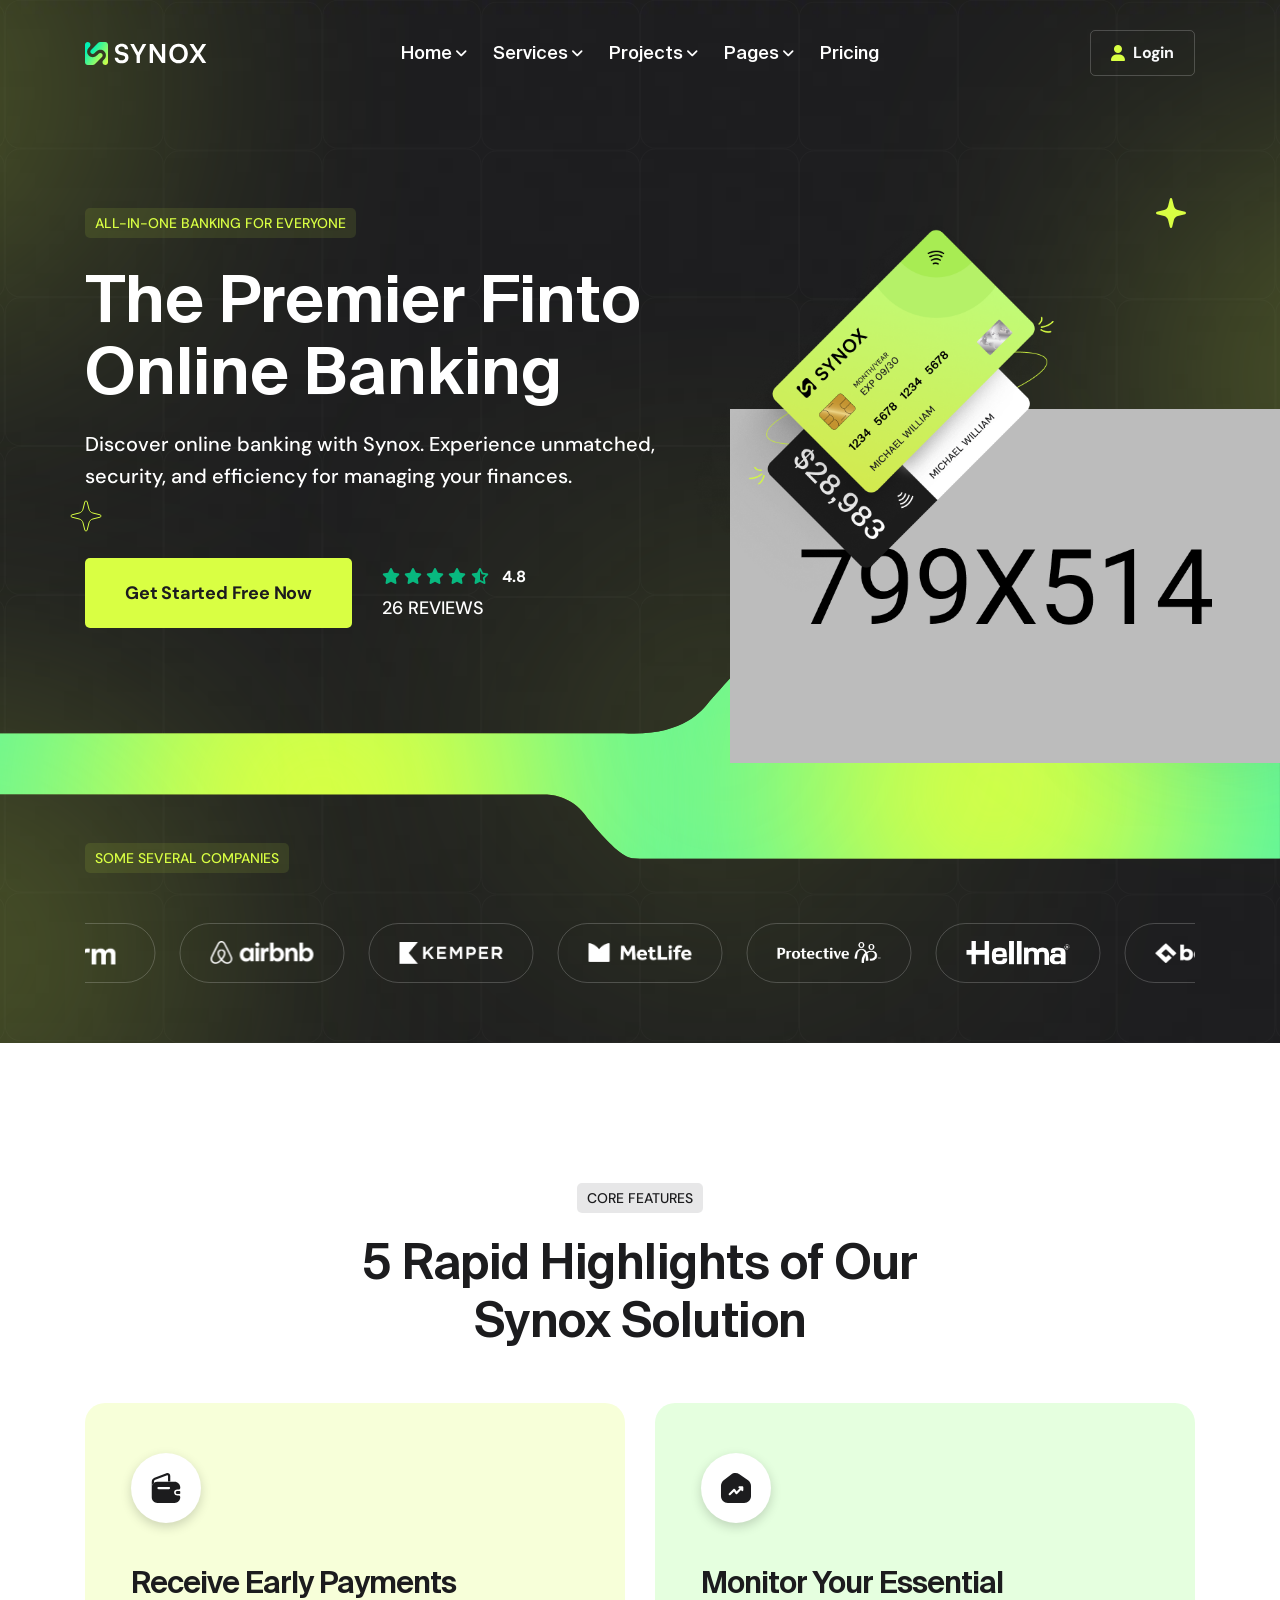
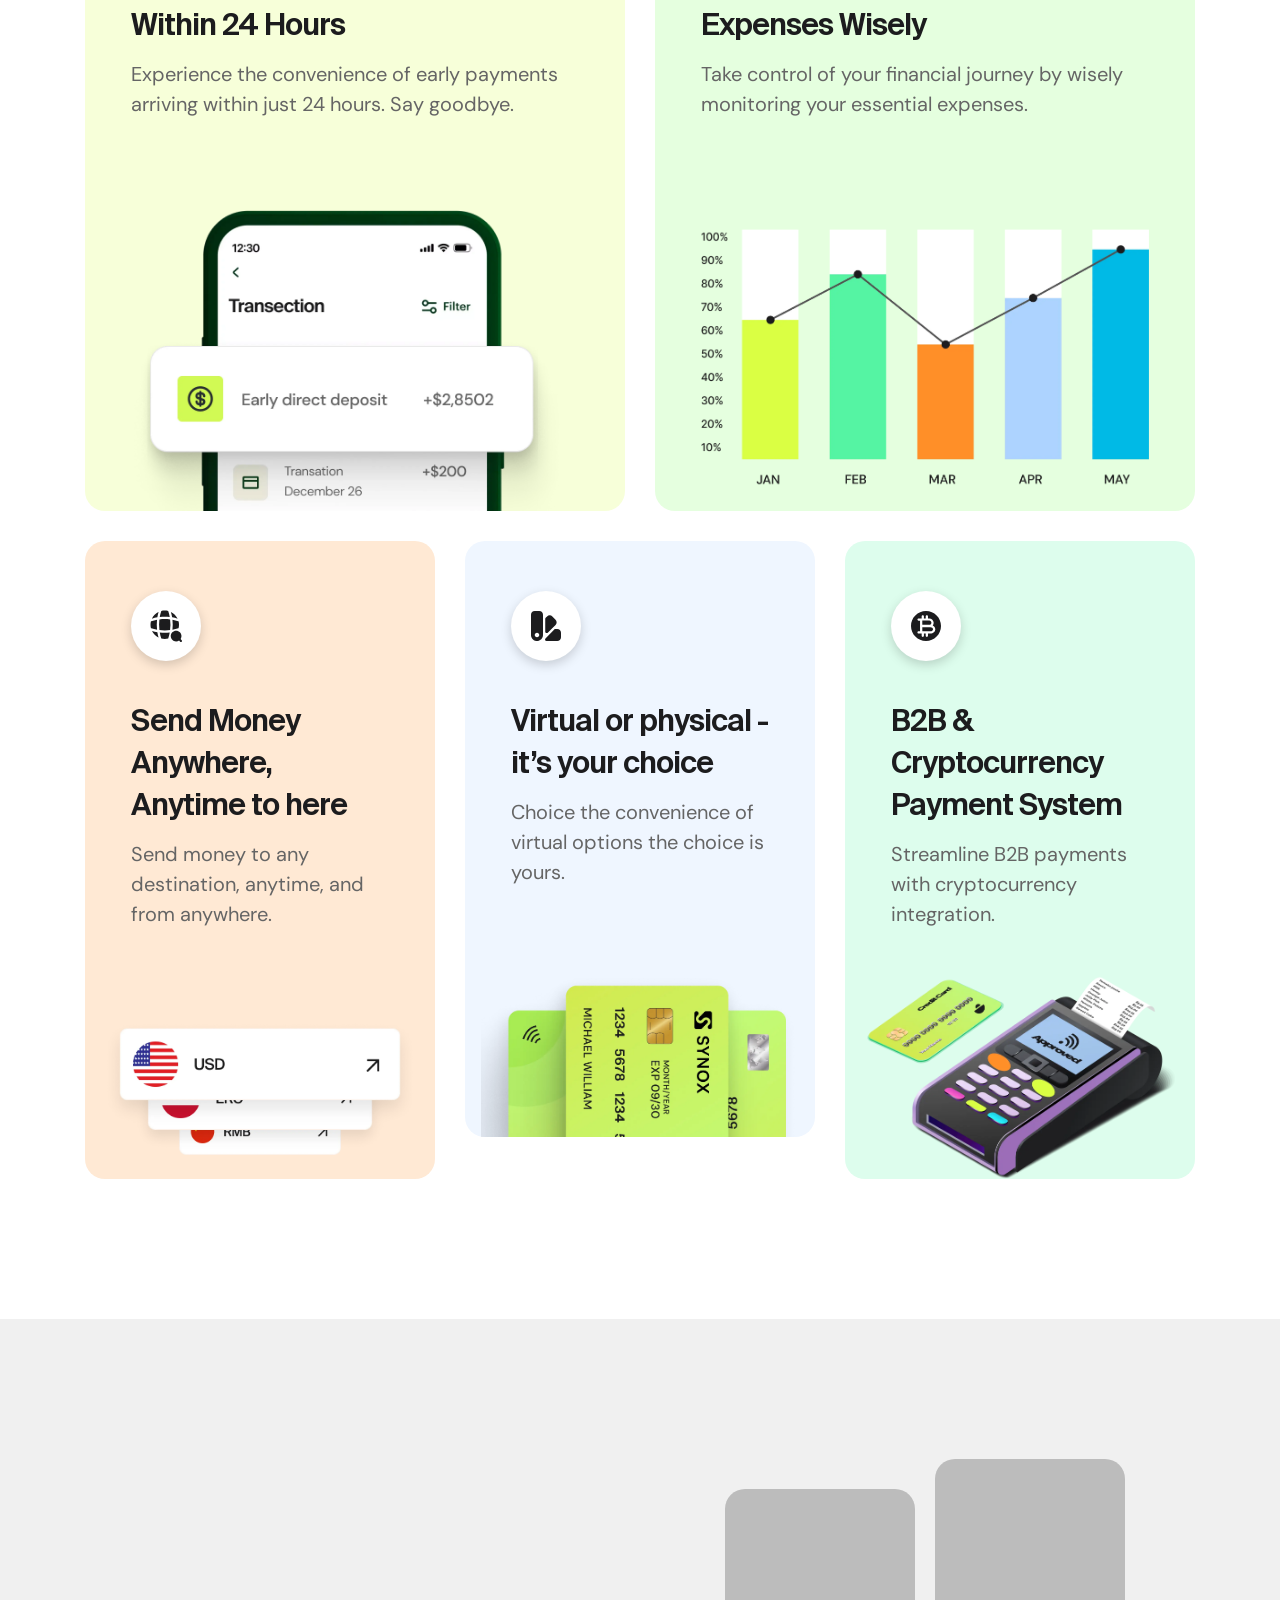
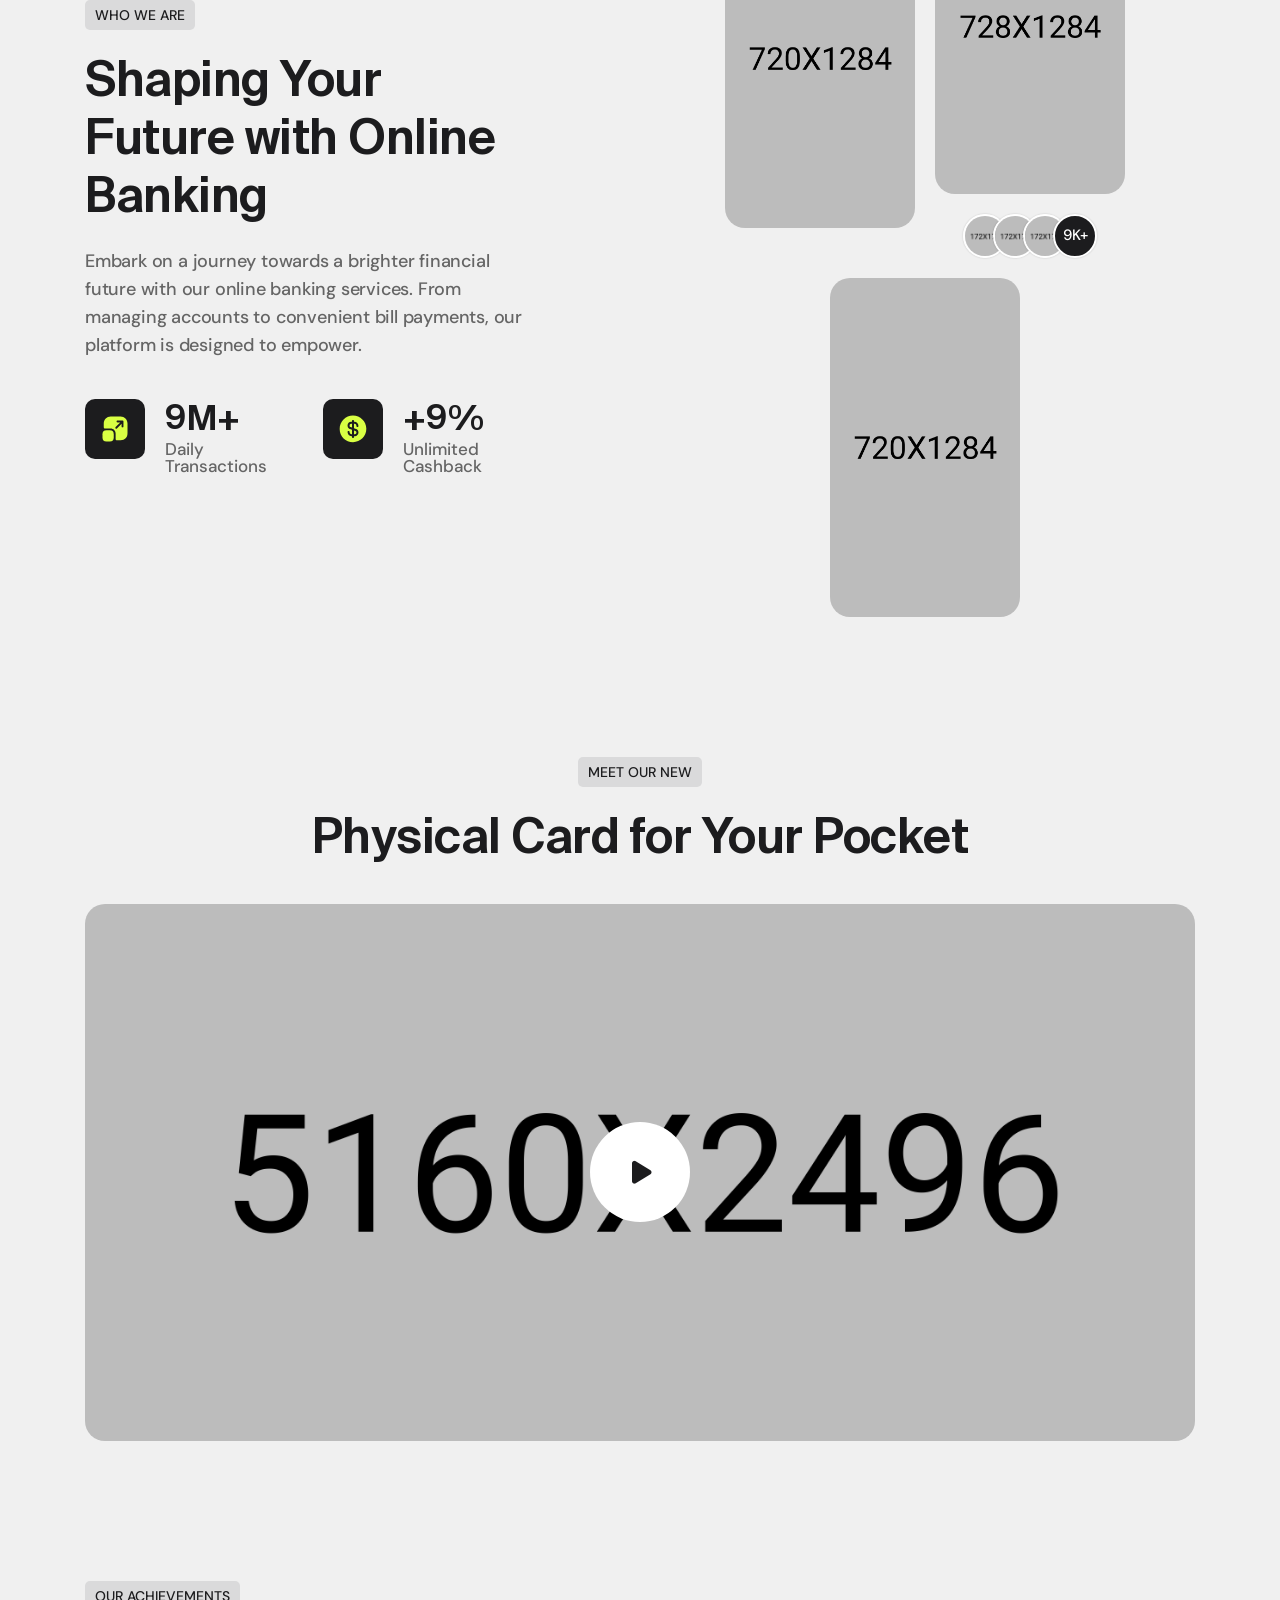
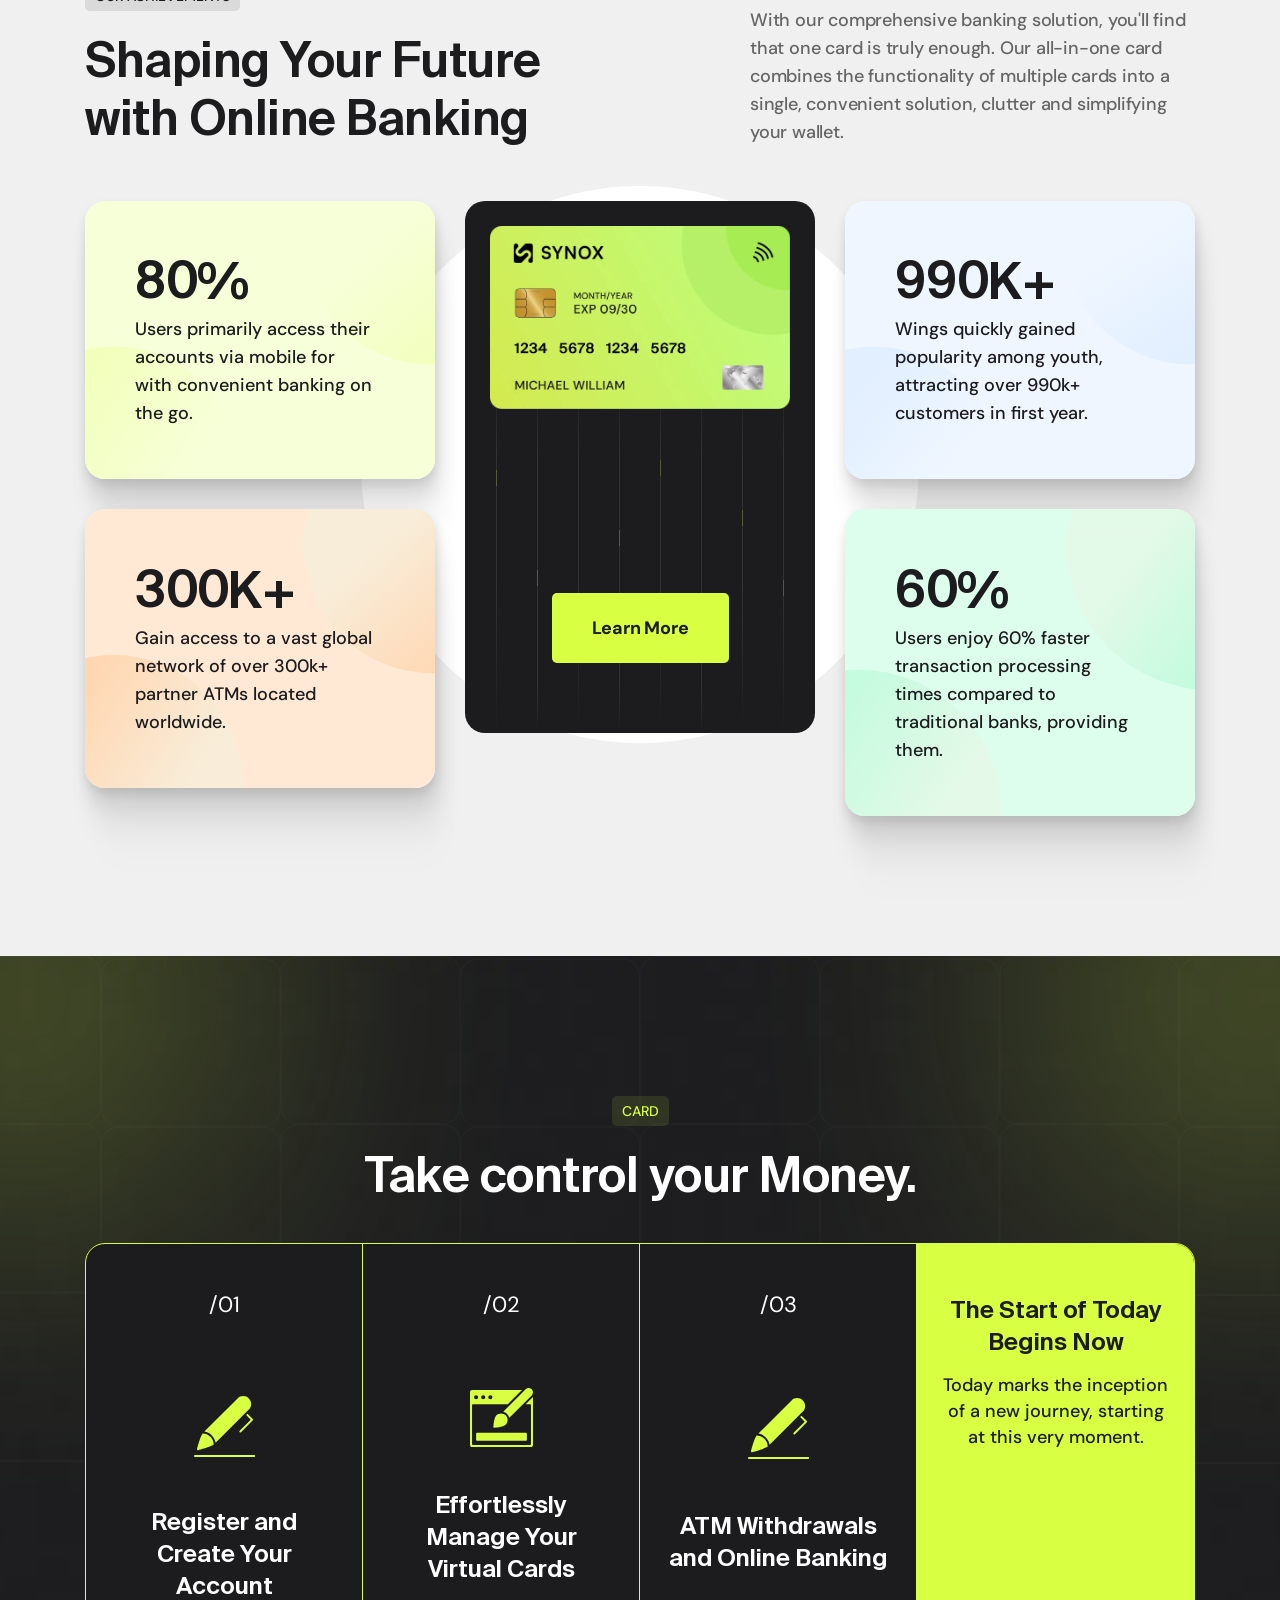
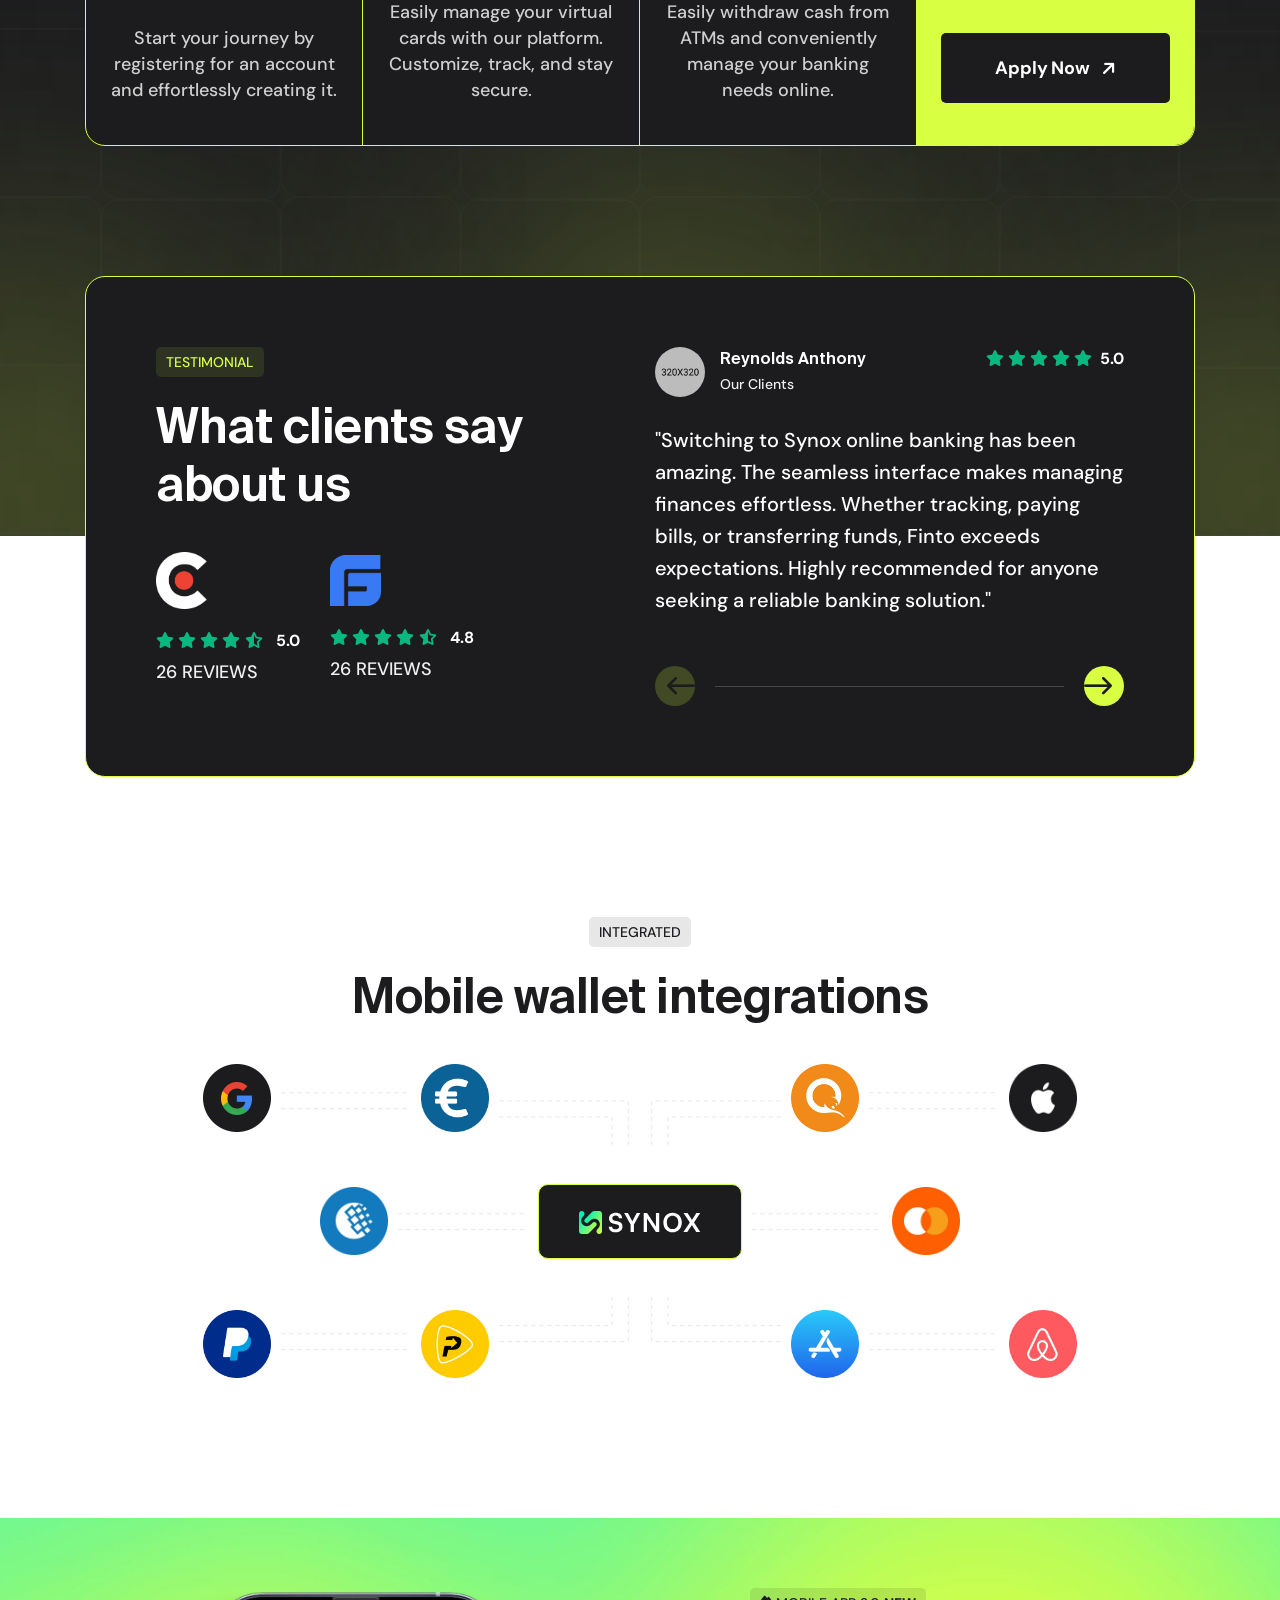
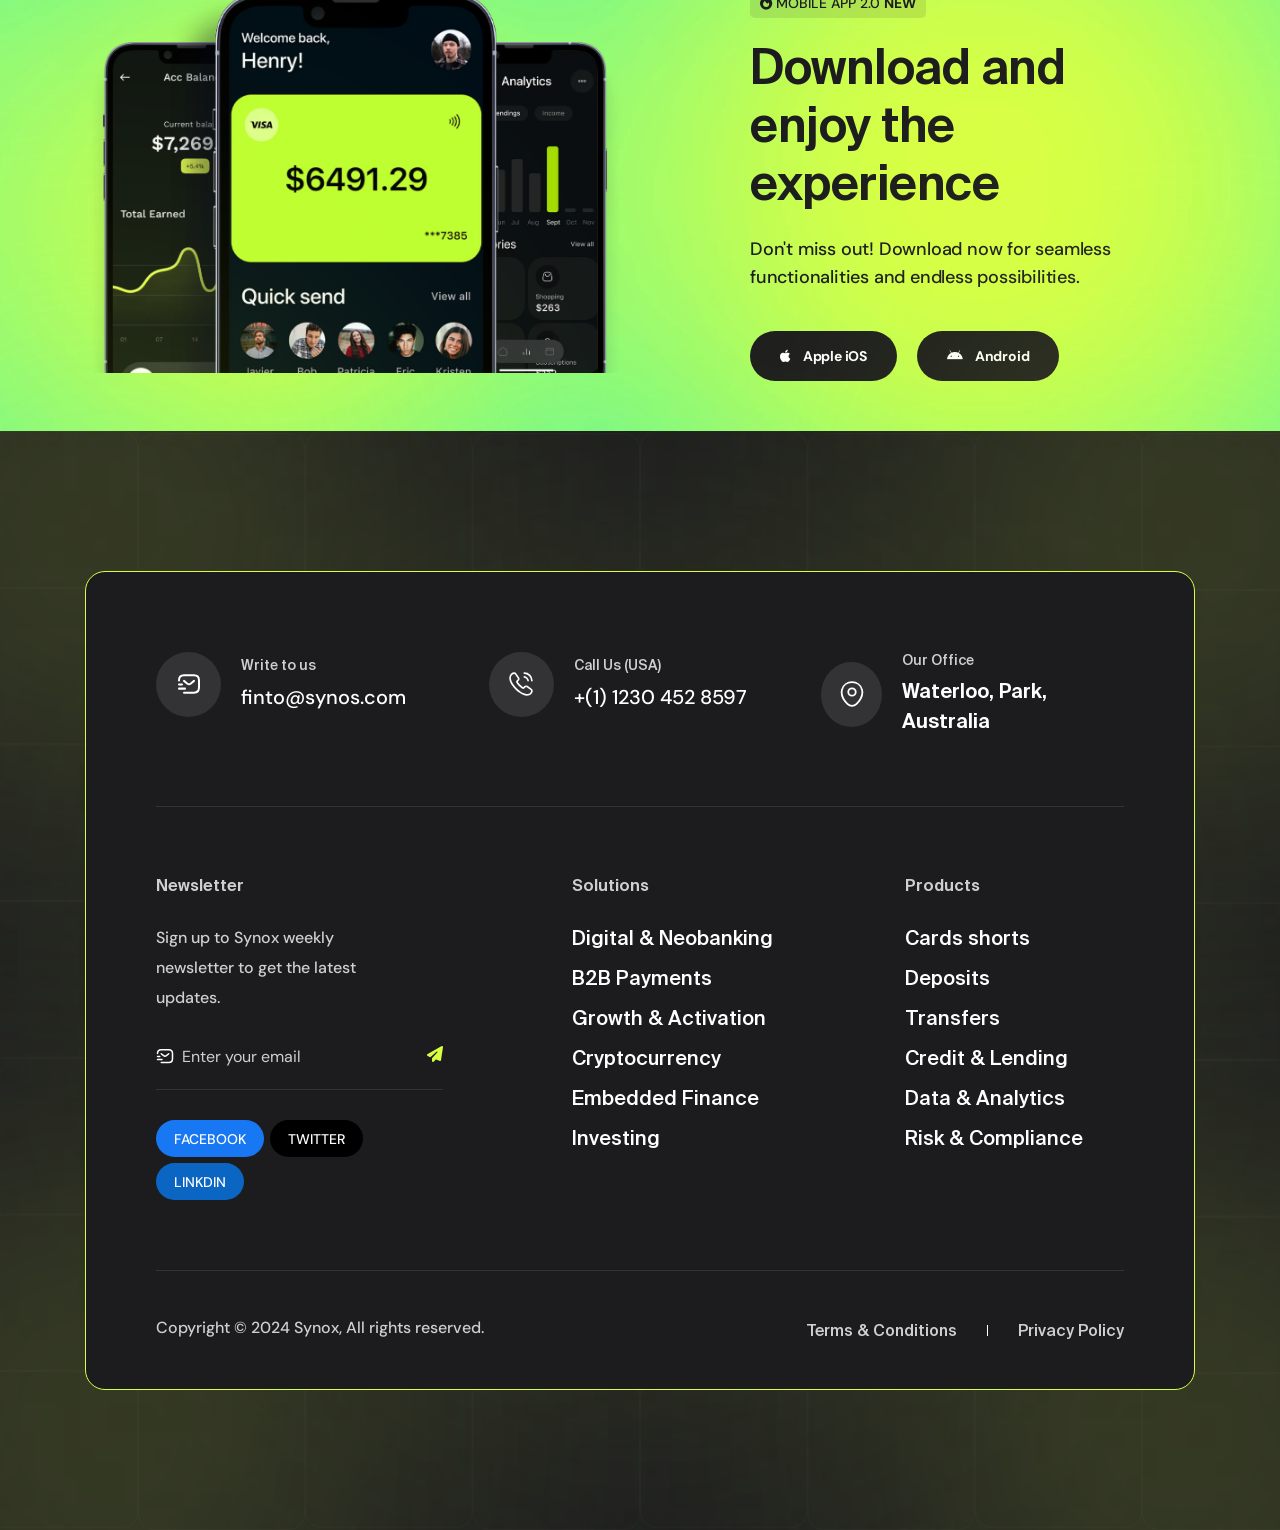
<file: index_online_banking.html>
<!doctype html>
<html lang="en">

  <head>

    <meta charset="utf-8">
    <meta name="viewport" content="width=device-width, initial-scale=1, shrink-to-fit=no">
    <meta http-equiv="x-ua-compatible" content="ie=edge">
    <meta name="thumbnail" content="assets/images/synox_page_thumbnail.webp">
    <meta name="description" content="Synox – Finance & Consulting Site Template.">
    <meta name="keywords" content="Finance & Consulting Bootstrap Site Template">
    <meta name="author" content="XpressBuddy">

    <title>Online Banking – Synox – Finance & Consulting Site Template.</title>
    <link rel="shortcut icon" href="assets/images/site_logo/favourite_icon.webp">

    <!-- Fraimwork - CSS Include -->
    <link rel="stylesheet" type="text/css" href="assets/css/bootstrap.min.css">

    <!-- Icon - CSS Include -->
    <link rel="stylesheet" type="text/css" href="assets/css/fontawesome.css">

    <!-- Animation - CSS Include -->
    <link rel="stylesheet" type="text/css" href="assets/css/animate.min.css">

    <!-- Carousel - CSS Include -->
    <link rel="stylesheet" type="text/css" href="assets/css/swiper-bundle.min.css">

    <!-- Video & Image Popup - CSS Include -->
    <link rel="stylesheet" type="text/css" href="assets/css/magnific-popup.min.css">

    <!-- Counter - CSS Include -->
    <link rel="stylesheet" type="text/css" href="assets/css/odometer.min.css">

    <!-- Custom - CSS Include -->
    <link rel="stylesheet" type="text/css" href="assets/css/style.css">

  </head>


  <body class="online_banking">

    <!-- Body Wrap - Start -->
    <div class="page_wrapper">

      <!-- Back To Top - Start -->
      <div class="backtotop">
        <a href="#" class="scroll">
          <i class="fa-solid fa-arrow-up"></i>
        </a>
      </div>
      <!-- Back To Top - End -->

      <!-- Site Header - Start
      ================================================== -->
      <header class="site_header header_layout_1">
        <div class="xb-header stricky">
          <div class="container">
            <div class="row align-items-center">
              <div class="col-lg-3 col-5">
                <div class="site_logo">
                  <a class="site_link" href="index.html">
                    <img src="assets/images/site_logo/site_logo_white.svg" alt="Site Logo White">
                    <img src="assets/images/site_logo/site_logo_black.svg" alt="Site Logo Black">
                  </a>
                </div>
              </div>
              <div class="col-lg-6 col-2">
                <nav class="main_menu navbar navbar-expand-lg">
                  <div class="main_menu_inner collapse navbar-collapse justify-content-lg-center" id="main_menu_dropdown">
                    <ul class="main_menu_list unordered_list justify-content-center">
                      <li class="dropdown active">
                        <a class="nav-link" href="#" id="home_submenu" role="button" data-bs-toggle="dropdown" aria-expanded="false">
                          Home
                        </a>
                        <ul class="dropdown-menu" aria-labelledby="home_submenu">
                          <li><a href="index.html">Investment Solution</a></li>
                          <li class="active"><a href="index_online_banking.html">Online Banking</a></li>
                          <li><a href="index_payment_solutions.html">Payment Solutions</a></li>
                          <li><a href="index_insurance.html">Insurance</a></li>
                          <li><a href="index_car_insurance.html">Car Insurance</a></li>
                          <li><a href="index_financial_consulting.html">Financial Consulting</a></li>
                        </ul>
                      </li>
                      <li class="dropdown">
                        <a class="nav-link" href="#" id="services_submenu" role="button" data-bs-toggle="dropdown" aria-expanded="false">
                          Services
                        </a>
                        <ul class="dropdown-menu" aria-labelledby="services_submenu">
                          <li><a href="services.html">Our Services</a></li>
                          <li><a href="service_details.html">Service Details</a></li>
                        </ul>
                      </li>
                      <li class="dropdown">
                        <a class="nav-link" href="#" id="projects_submenu" role="button" data-bs-toggle="dropdown" aria-expanded="false">
                          Projects
                        </a>
                        <ul class="dropdown-menu" aria-labelledby="projects_submenu">
                          <li><a href="projects.html">Our Projects</a></li>
                          <li><a href="project_details.html">Project Details</a></li>
                        </ul>
                      </li>
                      <li class="dropdown">
                        <a class="nav-link" href="#" id="pages_submenu" role="button" data-bs-toggle="dropdown" aria-expanded="false">
                          Pages
                        </a>
                        <ul class="dropdown-menu" aria-labelledby="pages_submenu">
                          <li><a href="contact.html">Help Center</a></li>
                          <li class="dropdown">
                            <a class="nav-link" href="#" id="blog_submenu" role="button" data-bs-toggle="dropdown" aria-expanded="false">
                              Blogs
                            </a>
                            <ul class="dropdown-menu" aria-labelledby="blog_submenu">
                              <li><a href="blog.html">Our Blogs</a></li>
                              <li><a href="blog_details.html">Blog Details</a></li>
                            </ul>
                          </li>
                          <li class="dropdown">
                            <a class="nav-link" href="#" id="career_submenu" role="button" data-bs-toggle="dropdown" aria-expanded="false">
                              Career
                            </a>
                            <ul class="dropdown-menu" aria-labelledby="career_submenu">
                              <li><a href="career.html">Join Us</a></li>
                              <li><a href="career_details.html">Job Details</a></li>
                            </ul>
                          </li>
                          <li><a href="error.html">404 Error</a></li>
                        </ul>
                      </li>
                      <li><a href="pricing.html">Pricing</a></li>
                    </ul>
                  </div>
                </nav>
              </div>
              <div class="col-lg-3 col-5">
                <ul class="btns_group ob-header-btn p-0 unordered_list justify-content-end">
                  <li>
                    <button class="mobile_menu_btn" type="button" data-bs-toggle="collapse" data-bs-target="#main_menu_dropdown" aria-expanded="false" aria-label="Toggle navigation">
                      <i class="far fa-bars"></i>
                    </button>
                  </li>
                  <li>
                    <a class="btn btn-outline-light" href="#!">
                      <span class="btn_icon">
                        <i class="fa-solid fa-user"></i>
                      </span>
                      <span class="btn_label">Login</span>
                    </a>
                  </li>
                </ul>
              </div>
            </div>
          </div>
        </div>
      </header>
      <!-- Site Header - End
      ================================================== -->

      <!-- Main Body - Start
      ================================================== -->
      <main class="page_content">

        <!-- Hero Section - Start
        ================================================== -->
        <section class="hero_section hero_online_banking overflow-hidden section_decoration bg-dark" style="background-image: url('assets/images/backgrounds/hero_bg_noise.webp');">
          <div class="overlay" style="background-image: url('assets/images/hero/hero_pattern.svg');"></div>
          <div class="container">
            <div class="row align-items-center">
              <div class="col-lg-7">
                <div class="badge text-uppercase text-primary bg-primary-subtle wow fadeInUp" data-wow-delay=".1s">All-in-one banking for everyone</div>
                <h1 class="hero_title text-white wow fadeInUp" data-wow-delay=".2s">
                  The Premier Finto Online Banking
                </h1>
                <p class="pe-lg-5 text-white wow fadeInUp" data-wow-delay=".3s">
                  Discover online banking with Synox. Experience unmatched, security, and efficiency for managing your finances.
                </p>
                <ul class="btns_group pb-0 unordered_list justify-content-lg-start wow fadeInUp" data-wow-delay=".4s">
                  <li>
                    <a class="btn bg-primary text-dark" href="pricing.html">
                      <span class="btn_label">Get Started Free Now</span>
                    </a>
                  </li>
                  <li>
                    <div class="rating_block">
                      <div class="rating_content">
                        <div class="rating_icons">
                          <span>
                            <i class="fa-solid fa-star"></i>
                            <i class="fa-solid fa-star"></i>
                            <i class="fa-solid fa-star"></i>
                            <i class="fa-solid fa-star"></i>
                            <i class="fa-solid fa-star-half-stroke"></i>
                          </span>
                          <strong class="text-white ps-2">4.8</strong>
                        </div>
                        <div class="rating_counter text-white">26 Reviews</div>
                      </div>
                    </div>
                  </li>
                </ul>
              </div>
            </div>
          </div>
          <div class="hero_shape_image">
            <img src="assets/images/hero/hero_shape_1.svg" alt="Hero Shape">
          </div>
          <div class="hero_hand_image wow fadeInRight" data-wow-delay=".2s">
            <img src="assets/images/hero/hero_hand_image.png" alt="Hand Image">
          </div>
          <div class="ob_hero_img">
            <div class="wow fadeInRight" data-wow-delay=".2s"> 
              <img src="assets/images/hero/card.png" alt="">
            </div>
          </div>
          <div class="container">
            <div class="clients_logo_carousel swiper">
              <div class="badge text-uppercase text-primary bg-primary-subtle">Some Several Companies</div>
              <div class="swiper-wrapper">
                <div class="swiper-slide">
                  <div class="image_block border">
                    <img src="assets/images/clients/client_logo_2.webp" alt="Client Logo">
                  </div>
                </div>
                <div class="swiper-slide">
                  <div class="image_block border">
                    <img src="assets/images/clients/client_logo_3.webp" alt="Client Logo">
                  </div>
                </div>
                <div class="swiper-slide">
                  <div class="image_block border">
                    <img src="assets/images/clients/client_logo_4.webp" alt="Client Logo">
                  </div>
                </div>
                <div class="swiper-slide">
                  <div class="image_block border">
                    <img src="assets/images/clients/client_logo_5.webp" alt="Client Logo">
                  </div>
                </div>
                <div class="swiper-slide">
                  <div class="image_block border">
                    <img src="assets/images/clients/client_logo_6.webp" alt="Client Logo">
                  </div>
                </div>
                <div class="swiper-slide">
                  <div class="image_block border">
                    <img src="assets/images/clients/client_logo_7.webp" alt="Client Logo">
                  </div>
                </div>
                <div class="swiper-slide">
                  <div class="image_block border">
                    <img src="assets/images/clients/client_logo_8.webp" alt="Client Logo">
                  </div>
                </div>
                <div class="swiper-slide">
                  <div class="image_block border">
                    <img src="assets/images/clients/client_logo_2.webp" alt="Client Logo">
                  </div>
                </div>
                <div class="swiper-slide">
                  <div class="image_block border">
                    <img src="assets/images/clients/client_logo_3.webp" alt="Client Logo">
                  </div>
                </div>
                <div class="swiper-slide">
                  <div class="image_block border">
                    <img src="assets/images/clients/client_logo_4.webp" alt="Client Logo">
                  </div>
                </div>
                <div class="swiper-slide">
                  <div class="image_block border">
                    <img src="assets/images/clients/client_logo_5.webp" alt="Client Logo">
                  </div>
                </div>
                <div class="swiper-slide">
                  <div class="image_block border">
                    <img src="assets/images/clients/client_logo_6.webp" alt="Client Logo">
                  </div>
                </div>
                <div class="swiper-slide">
                  <div class="image_block border">
                    <img src="assets/images/clients/client_logo_7.webp" alt="Client Logo">
                  </div>
                </div>
                <div class="swiper-slide">
                  <div class="image_block border">
                    <img src="assets/images/clients/client_logo_8.webp" alt="Client Logo">
                  </div>
                </div>
              </div>
            </div>
          </div>
          <div class="decoration_item icon_star_1">
            <img src="assets/images/icons/icon_star_4.svg" alt="Icon Star">
          </div>
          <div class="decoration_item icon_star_2">
            <img src="assets/images/icons/icon_star_3.svg" alt="Icon Star">
          </div>
          <div class="decoration_item shape_shadow_1">
            <img src="assets/images/shapes/shape_circle_2.svg" alt="Shape Shadow 1">
          </div>
          <div class="decoration_item shape_shadow_2">
            <img src="assets/images/shapes/shape_circle_2.svg" alt="Shape Shadow 2">
          </div>
          <div class="decoration_item shape_shadow_3">
            <img src="assets/images/shapes/shape_circle_2.svg" alt="Shape Shadow 3">
          </div>
          <div class="decoration_item shape_shadow_4">
            <img src="assets/images/shapes/shape_circle_2.svg" alt="Shape Shadow 4">
          </div>
        </section>
        <!-- Hero Section - End
        ================================================== -->

        <!-- Feature Section - Start
        ================================================== -->
        <section class="feature_section section_space">
          <div class="container">
            <div class="row justify-content-center">
              <div class="col-lg-7">
                <div class="heading_block style_2 text-center">
                  <div class="badge text-uppercase text-dark bg-dark-subtle">CORE FEATURES</div>
                  <h2 class="heading_text mb-0">
                    5 Rapid Highlights of Our Synox Solution
                  </h2>
                </div>
              </div>
            </div>

            <div class="row online_banking_features">
              <div class="col-lg-6 col-md-6 col-sm-6">
                <div class="imagebox_block pb-0 bg-primary">
                  <div class="imagebox_content">
                    <div class="imagebox_icon">
                      <img src="assets/images/icons/icon_wallet.svg" alt="Icon Wallet">
                    </div>
                    <h3 class="imagebox_title">
                      Receive Early Payments Within 24 Hours
                    </h3>
                    <p class="mb-0">
                      Experience the convenience of early payments arriving within just 24 hours. Say goodbye.
                    </p>
                  </div>
                  <div class="image_block">
                    <img src="assets/images/features/ob_feature_image_1.webp" alt="Feature Image">
                  </div>
                </div>
              </div>
              <div class="col-lg-6 col-md-6 col-sm-6">
                <div class="imagebox_block pb-0 bg-success">
                  <div class="imagebox_content">
                    <div class="imagebox_icon">
                      <img src="assets/images/icons/icon_chart_2.svg" alt="Icon Chart 2">
                    </div>
                    <h3 class="imagebox_title">
                      Monitor Your Essential Expenses Wisely
                    </h3>
                    <p class="mb-0">
                      Take control of your financial journey by wisely monitoring your essential expenses.
                    </p>
                  </div>
                  <div class="image_block pb-4">
                    <img src="assets/images/features/ob_feature_image_2.webp" alt="Feature Image">
                  </div>
                </div>
              </div>
              <div class="col-lg-4 col-md-6 col-sm-6">
                <div class="imagebox_block pb-0 bg-warning">
                  <div class="imagebox_content">
                    <div class="imagebox_icon">
                      <img src="assets/images/icons/icon_global_search.svg" alt="Icon Global Search">
                    </div>
                    <h3 class="imagebox_title">
                      Send Money Anywhere, Anytime to here
                    </h3>
                    <p class="mb-0">
                      Send money to any destination, anytime, and from anywhere.
                    </p>
                  </div>
                  <div class="image_block pb-4">
                    <img src="assets/images/features/ob_feature_image_3.webp" alt="Feature Image">
                  </div>
                </div>
              </div>
              <div class="col-lg-4 col-md-6 col-sm-6">
                <div class="imagebox_block pb-0 bg-light">
                  <div class="imagebox_content">
                    <div class="imagebox_icon">
                      <img src="assets/images/icons/icon_color_swatch.svg" alt="Icon Color Swatch">
                    </div>
                    <h3 class="imagebox_title">
                      Virtual or physical - it’s your choice
                    </h3>
                    <p class="mb-0">
                      Choice the convenience of virtual options the choice is yours.
                    </p>
                  </div>
                  <div class="image_block">
                    <img src="assets/images/features/ob_feature_image_4.webp" alt="Feature Image">
                  </div>
                </div>
              </div>
              <div class="col-lg-4 col-md-6 col-sm-6">
                <div class="imagebox_block pb-0 bg-info">
                  <div class="imagebox_content">
                    <div class="imagebox_icon">
                      <img src="assets/images/icons/icon_bitcoin.svg" alt="Icon Bitcoin">
                    </div>
                    <h3 class="imagebox_title">
                      B2B & Cryptocurrency Payment System
                    </h3>
                    <p class="mb-0">
                      Streamline B2B payments with cryptocurrency integration.
                    </p>
                  </div>
                  <div class="image_block pt-3">
                    <img src="assets/images/features/ob_feature_image_5.webp" alt="Feature Image">
                  </div>
                </div>
              </div>
            </div>
          </div>
        </section>
        <!-- Feature Section - End
        ================================================== -->

        <!-- About Section - Start
        ================================================== -->
        <section class="about_section section_space pb-0 bg-light">
          <div class="container">
            <div class="row align-items-center justify-content-lg-between">
              <div class="col-lg-5">
                <div class="heading_block style_2">
                  <div class="badge text-uppercase text-dark bg-dark-subtle">Who we are</div>
                  <h2 class="heading_text">
                    Shaping Your Future with Online Banking
                  </h2>
                  <p class="heading_description mb-0">
                    Embark on a journey towards a brighter financial future with our online  banking services. From managing accounts to convenient bill payments,  our platform is designed to empower.
                  </p>
                </div>
                <div class="row online_banking_funfact">
                  <div class="col-md-6">
                    <div class="funfact_block left_layout">
                      <div class="funfact_icon bg-dark">
                        <img src="assets/images/icons/icon_maximize.svg" alt="Icon Maximize">
                      </div>
                      <div class="funfact_content">
                        <div class="funfact_value">
                          <span class="odometer" data-count="9">0</span>
                          <span>M+</span>
                        </div>
                        <h4 class="funfact_title mb-0">Daily Transactions</h4>
                      </div>
                    </div>
                  </div>
                  <div class="col-md-6">
                    <div class="funfact_block left_layout">
                      <div class="funfact_icon bg-dark">
                        <img src="assets/images/icons/icon_dollar_3.svg" alt="Icon Dollar">
                      </div>
                      <div class="funfact_content">
                        <div class="funfact_value">
                          <span>+</span>
                          <span class="odometer" data-count="9">0</span>
                          <span>%</span>
                        </div>
                        <h4 class="funfact_title mb-0">Unlimited Cashback</h4>
                      </div>
                    </div>
                  </div>
                </div>
              </div>
              <div class="col-lg-6">
                <ul class="about_image_2 unordered_list justify-content-center">
                  <li>
                    <div class="image_block">
                      <img src="assets/images/about/about_image_1.webp" alt="About Image 1">
                    </div>
                  </li>
                  <li>
                    <div class="image_block">
                      <img src="assets/images/about/about_image_2.webp" alt="About Image 2">
                    </div>
                    <ul class="avatars_group unordered_list justify-content-center">
                      <li>
                        <img src="assets/images/avatar/avatar_image_4.webp" alt="Avatar Image">
                      </li>
                      <li>
                        <img src="assets/images/avatar/avatar_image_5.webp" alt="Avatar Image">
                      </li>
                      <li>
                        <img src="assets/images/avatar/avatar_image_6.webp" alt="Avatar Image">
                      </li>
                      <li>
                        <span>9K+</span>
                      </li>
                    </ul>
                  </li>
                  <li>
                    <div class="image_block">
                      <img src="assets/images/about/about_image_3.webp" alt="About Image 3">
                    </div>
                  </li>
                </ul>
              </div>
            </div>
          </div>
        </section>
        <!-- About Section - End
        ================================================== -->

        <!-- Video Section - Start
        ================================================== -->
        <section class="video_section section_space pb-0 bg-light">
          <div class="container">
            <div class="heading_block style_2 text-center">
              <div class="badge text-uppercase text-dark bg-dark-subtle">Meet our new</div>
              <h2 class="heading_text mb-0">
                Physical Card for Your Pocket
              </h2>
            </div>

            <div class="video_block position-relative">
              <img src="assets/images/about/about_video_image_1.webp" alt="About Video Image">
              <a class="video_btn" href="https://www.youtube.com/watch?v=7e90gBu4pas">
                <span class="btn_icon">
                  <i class="fa-solid fa-play"></i>
                </span>
              </a>
            </div>
          </div>
        </section>
        <!-- Video Section - End
        ================================================== -->

        <!-- Funfact Section - Start
        ================================================== -->
        <section class="funfact_section section_space bg-light">
          <div class="container">
            <div class="heading_block style_2">
              <div class="row align-items-lg-end justify-content-lg-between">
                <div class="col-lg-6">
                  <div class="badge text-uppercase text-dark bg-dark-subtle">Our Achievements</div>
                  <h2 class="heading_text mb-0">
                    Shaping Your Future with Online Banking
                  </h2>
                </div>
                <div class="col-lg-5">
                  <p class="heading_description mb-0">
                    With our comprehensive banking solution, you'll find that one card is  truly enough. Our all-in-one card combines the functionality of multiple cards into a single, convenient solution, clutter and simplifying your wallet.
                  </p>
                </div>
              </div>
            </div>

            <div class="row section_decoration">
              <div class="col-lg-4">
                <div class="funfact_block style_2" style="background-image: url('assets/images/shapes/funfact_bg_1.svg');">
                  <div class="funfact_value">
                    <span class="odometer" data-count="80">0</span>
                    <span>%</span>
                  </div>
                  <h4 class="funfact_title mb-0">
                    Users primarily access their accounts via mobile for with convenient banking on the go.
                  </h4>
                </div>
                <div class="funfact_block style_2" style="background-image: url('assets/images/shapes/funfact_bg_2.svg');">
                  <div class="funfact_value">
                    <span class="odometer" data-count="300">0</span>
                    <span>K+</span>
                  </div>
                  <h4 class="funfact_title mb-0">
                    Gain access to a vast global network of over 300k+ partner ATMs located worldwide.
                  </h4>
                </div>
              </div>
              <div class="col-lg-4">
                <div class="money_transactions_card bg-dark" style="background-image: url('assets/images/shapes/shape_line.svg');">
                  <div class="image_block">
                    <img src="assets/images/about/transactions_card_image.webp" alt="Transactions Card">
                  </div>
                  <a class="btn bg-primary text-dark" href="pricing.html">
                    <span class="btn_label">Learn More</span>
                  </a>
                </div>
              </div>
              <div class="col-lg-4">
                <div class="funfact_block style_2" style="background-image: url('assets/images/shapes/funfact_bg_3.svg');">
                  <div class="funfact_value">
                    <span class="odometer" data-count="990">0</span>
                    <span>K+</span>
                  </div>
                  <h4 class="funfact_title mb-0">
                    Wings quickly gained popularity among youth, attracting over 990k+ customers in first year.
                  </h4>
                </div>
                <div class="funfact_block style_2" style="background-image: url('assets/images/shapes/funfact_bg_4.svg');">
                  <div class="funfact_value">
                    <span class="odometer" data-count="60">0</span>
                    <span>%</span>
                  </div>
                  <h4 class="funfact_title mb-0">
                    Users enjoy 60% faster transaction processing times compared to traditional banks, providing them.
                  </h4>
                </div>
              </div>

              <div class="decoration_item shape_circle_image">
                <img src="assets/images/shapes/shape_circle_3.svg" alt="Circle Image">
              </div>
            </div>
          </div>
        </section>
        <!-- Funfact Section - End
        ================================================== -->

        <!-- Online Banking Process Section - Start
        ================================================== -->
        <section class="ob_process_section section_space section_decoration overflow-hidden" style="background-image: url('assets/images/backgrounds/hero_bg_noise.webp');">
          <div class="overlay" style="background-image: url('assets/images/hero/hero_pattern.svg');"></div>
          <div class="container">
            <div class="heading_block style_2 text-center">
              <div class="badge text-uppercase text-primary bg-primary-subtle">CARD</div>
              <h2 class="heading_text mb-0 text-white">
                Take control your Money.
              </h2>
            </div>
            <ul class="online_banking_process unordered_list">
              <li>
                <div class="serial_number">/01</div>
                <div class="icon">
                  <img src="assets/images/icons/icon_pen.svg" alt="Icon Pen">
                </div>
                <h3 class="title">
                  Register and Create Your Account
                </h3>
                <p class="mb-0">
                  Start your journey by registering for an account and effortlessly creating it.
                </p>
              </li>
              <li>
                <div class="serial_number">/02</div>
                <div class="icon">
                  <img src="assets/images/icons/icon_web_design.svg" alt="Icon Web Design">
                </div>
                <h3 class="title">
                  Effortlessly Manage Your Virtual Cards
                </h3>
                <p class="mb-0">
                  Easily manage your virtual cards with our platform. Customize, track, and stay secure.
                </p>
              </li>
              <li>
                <div class="serial_number">/03</div>
                <div class="icon">
                  <img src="assets/images/icons/icon_pen.svg" alt="Icon Pen">
                </div>
                <h3 class="title">
                  ATM Withdrawals and Online Banking
                </h3>
                <p class="mb-0">
                  Easily withdraw cash from ATMs and conveniently manage your banking needs online.
                </p>
              </li>
              <li class="bg-primary">
                <div class="content_wrap">
                  <h3 class="title text-dark">
                    The Start of Today Begins Now
                  </h3>
                  <p class="text-dark">
                    Today marks the inception of a new journey, starting at this very moment.
                  </p>
                </div>
                <a class="btn bg-dark" href="contact.html">
                  <span class="btn_label">Apply Now</span>
                  <span class="btn_icon"><i class="fa-solid fa-arrow-up-right"></i></span>
                </a>
              </li>
            </ul>
          </div>
          <div class="decoration_item shape_shadow_1">
            <img src="assets/images/shapes/shape_circle_2.svg" alt="Shape Shadow">
          </div>
          <div class="decoration_item shape_shadow_2">
            <img src="assets/images/shapes/shape_circle_2.svg" alt="Shape Shadow">
          </div>
          <div class="decoration_item shape_shadow_3">
            <img src="assets/images/shapes/shape_circle_2.svg" alt="Shape Shadow">
          </div>
          <div class="decoration_item shape_shadow_4">
            <img src="assets/images/shapes/shape_circle_2.svg" alt="Shape Shadow">
          </div>
          <div class="decoration_item shape_shadow_5">
            <img src="assets/images/shapes/shape_circle_2.svg" alt="Shape Shadow">
          </div>
        </section>
        <!-- Online Banking Process Section - End
        ================================================== -->

        <!-- Review Section - Start
        ================================================== -->
        <section class="review_section">
          <div class="container">
            <div class="online_banking_review bg-dark">
              <div class="row">
                <div class="col-lg-6">
                  <div class="heading_block style_2 text-white">
                    <div class="badge text-uppercase text-primary bg-primary-subtle">Testimonial</div>
                    <h2 class="heading_text mb-0">
                      What clients say about us
                    </h2>
                  </div>
                  <ul class="btns_group pt-0 pb-lg-0 unordered_list justify-content-start">
                    <li>
                      <div class="rating_block flex-column align-items-start">
                        <div class="rating_admin">
                          <img src="assets/images/clients/client_logo_9.webp" alt="Client Logo">
                        </div>
                        <div class="rating_content">
                          <div class="rating_icons">
                            <span>
                              <i class="fa-solid fa-star"></i>
                              <i class="fa-solid fa-star"></i>
                              <i class="fa-solid fa-star"></i>
                              <i class="fa-solid fa-star"></i>
                              <i class="fa-solid fa-star-half-stroke"></i>
                            </span>
                            <strong class="text-white ps-2">5.0</strong>
                          </div>
                          <div class="rating_counter text-light text-uppercase">26 Reviews</div>
                        </div>
                      </div>
                    </li>
                    <li>
                      <div class="rating_block flex-column align-items-start">
                        <div class="rating_admin">
                          <img src="assets/images/clients/client_logo_10.webp" alt="Client Logo">
                        </div>
                        <div class="rating_content">
                          <div class="rating_icons">
                            <span>
                              <i class="fa-solid fa-star"></i>
                              <i class="fa-solid fa-star"></i>
                              <i class="fa-solid fa-star"></i>
                              <i class="fa-solid fa-star"></i>
                              <i class="fa-solid fa-star-half-stroke"></i>
                            </span>
                            <strong class="text-white ps-2">4.8</strong>
                          </div>
                          <div class="rating_counter text-light text-uppercase">26 Reviews</div>
                        </div>
                      </div>
                    </li>
                  </ul>
                </div>
                <div class="col-lg-6">
                  <div class="review_carousel_2 swiper">
                    <div class="swiper-wrapper">
                      <div class="swiper-slide">
                        <div class="review_block_2">
                          <div class="flex_content">
                            <div class="authorbox_block">
                              <div class="author_image">
                                <img src="assets/images/avatar/avatar_image_2.webp" alt="Author Image">
                              </div>
                              <div class="author_info">
                                <h3 class="author_name text-white">Reynolds Anthony</h3>
                                <span class="author_designation text-light">Our Clients</span>
                              </div>
                            </div>
                            <div class="rating_block gap-2">
                              <div class="rating_icons">
                                <i class="fa-solid fa-star"></i>
                                <i class="fa-solid fa-star"></i>
                                <i class="fa-solid fa-star"></i>
                                <i class="fa-solid fa-star"></i>
                                <i class="fa-solid fa-star"></i>
                              </div>
                              <strong class="text-white">5.0</strong>
                            </div>
                          </div>
                          <p class="review_comment mb-0">
                            "Switching to Synox online banking has been amazing. The seamless interface makes managing finances effortless. Whether tracking, paying bills, or transferring funds, Finto exceeds expectations. Highly recommended for anyone seeking a reliable banking solution."
                          </p>
                        </div>
                      </div>
                      <div class="swiper-slide">
                        <div class="review_block_2">
                          <div class="flex_content">
                            <div class="authorbox_block">
                              <div class="author_image">
                                <img src="assets/images/avatar/avatar_image_2.webp" alt="Author Image">
                              </div>
                              <div class="author_info">
                                <h3 class="author_name text-white">Reynolds Anthony</h3>
                                <span class="author_designation text-light">Our Clients</span>
                              </div>
                            </div>
                            <div class="rating_block gap-2">
                              <div class="rating_icons">
                                <i class="fa-solid fa-star"></i>
                                <i class="fa-solid fa-star"></i>
                                <i class="fa-solid fa-star"></i>
                                <i class="fa-solid fa-star"></i>
                                <i class="fa-solid fa-star"></i>
                              </div>
                              <strong class="text-white">5.0</strong>
                            </div>
                          </div>
                          <p class="review_comment mb-0">
                            "Switching to Synox online banking has been amazing. The seamless interface makes managing finances effortless. Whether tracking, paying bills, or transferring funds, Finto exceeds expectations. Highly recommended for anyone seeking a reliable banking solution."
                          </p>
                        </div>
                      </div>
                      <div class="swiper-slide">
                        <div class="review_block_2">
                          <div class="flex_content">
                            <div class="authorbox_block">
                              <div class="author_image">
                                <img src="assets/images/avatar/avatar_image_2.webp" alt="Author Image">
                              </div>
                              <div class="author_info">
                                <h3 class="author_name text-white">Reynolds Anthony</h3>
                                <span class="author_designation text-light">Our Clients</span>
                              </div>
                            </div>
                            <div class="rating_block gap-2">
                              <div class="rating_icons">
                                <i class="fa-solid fa-star"></i>
                                <i class="fa-solid fa-star"></i>
                                <i class="fa-solid fa-star"></i>
                                <i class="fa-solid fa-star"></i>
                                <i class="fa-solid fa-star"></i>
                              </div>
                              <strong class="text-white">5.0</strong>
                            </div>
                          </div>
                          <p class="review_comment mb-0">
                            "Switching to Synox online banking has been amazing. The seamless interface makes managing finances effortless. Whether tracking, paying bills, or transferring funds, Finto exceeds expectations. Highly recommended for anyone seeking a reliable banking solution."
                          </p>
                        </div>
                      </div>
                    </div>
                    <div class="carousel_arrows">
                      <button type="button" class="rc2-swiper-button-prev">
                        <i class="fa-regular fa-arrow-left-long"></i>
                      </button>
                      <span class="line"></span>
                      <button type="button" class="rc2-swiper-button-next">
                        <i class="fa-regular fa-arrow-right-long"></i>
                      </button>
                    </div>
                  </div>
                </div>
              </div>
            </div>
          </div>
        </section>
        <!-- Review Section - End
        ================================================== -->

        <!-- Integrated Section - Start
        ================================================== -->
        <section class="integrated_section section_space">
          <div class="container">
            <div class="heading_block style_2 text-center">
              <div class="badge text-uppercase text-dark bg-dark-subtle">Integrated</div>
              <h2 class="heading_text mb-0">
                Mobile wallet integrations
              </h2>
            </div>

            <div class="integrated_wrapper">
              <ul class="unordered_list justify-content-center">
                <li>
                  <img src="assets/images/integrated/integrated_logo_1.webp" alt="Integrated Logo">
                  <svg width="193" height="25" viewBox="0 0 193 25" fill="none" xmlns="http://www.w3.org/2000/svg">
                    <path class="path" d="M192.5 1H0" stroke="#DBDBDB" stroke-dasharray="6 6"/>
                    <path class="path" d="M192.5 24.5H0" stroke="#DBDBDB" stroke-dasharray="6 6"/>
                  </svg>
                  <img src="assets/images/integrated/integrated_logo_2.webp" alt="Integrated Logo">
                  <svg width="194" height="74" viewBox="0 0 194 74" fill="none" xmlns="http://www.w3.org/2000/svg">
                    <path class="path" d="M168.5 73.5V26C168.5 25.4477 168.052 25 167.5 25H0" stroke="#DBDBDB" stroke-dasharray="6 6"/>
                    <path class="path" d="M193 73.5V2C193 1.44772 192.552 1 192 1H0.5" stroke="#DBDBDB" stroke-dasharray="6 6"/>
                  </svg>
                </li>
                <li>
                  <svg width="194" height="74" viewBox="0 0 194 74" fill="none" xmlns="http://www.w3.org/2000/svg">
                    <path class="path" d="M25.5 73.5V26C25.5 25.4477 25.9477 25 26.5 25H194" stroke="#DBDBDB" stroke-dasharray="6 6"/>
                    <path class="path" d="M1 73.5V2C1 1.44772 1.44772 1 2 1H193.5" stroke="#DBDBDB" stroke-dasharray="6 6"/>
                  </svg>
                  <img src="assets/images/integrated/integrated_logo_3.webp" alt="Integrated Logo">
                  <svg width="193" height="25" viewBox="0 0 193 25" fill="none" xmlns="http://www.w3.org/2000/svg">
                    <path class="path_2" d="M192.5 1H0" stroke="#DBDBDB" stroke-dasharray="6 6"/>
                    <path class="path_2" d="M192.5 24.5H0" stroke="#DBDBDB" stroke-dasharray="6 6"/>
                  </svg>
                  <img src="assets/images/integrated/integrated_logo_4.webp" alt="Integrated Logo">
                </li>
              </ul>
              <ul class="unordered_list justify-content-center">
                <li>
                  <img src="assets/images/integrated/integrated_logo_5.webp" alt="Integrated Logo">
                  <svg width="193" height="25" viewBox="0 0 193 25" fill="none" xmlns="http://www.w3.org/2000/svg">
                    <path class="path" d="M192.5 1H0" stroke="#DBDBDB" stroke-dasharray="6 6"/>
                    <path class="path" d="M192.5 24.5H0" stroke="#DBDBDB" stroke-dasharray="6 6"/>
                  </svg>
                  <div class="site_logo">
                    <a class="site_link" href="index.html">
                      <img src="assets/images/site_logo/site_logo_white.svg" alt="Site Logo White">
                    </a>
                  </div>
                  <svg width="193" height="25" viewBox="0 0 193 25" fill="none" xmlns="http://www.w3.org/2000/svg">
                    <path class="path_2" d="M192.5 1H0" stroke="#DBDBDB" stroke-dasharray="6 6"/>
                    <path class="path_2" d="M192.5 24.5H0" stroke="#DBDBDB" stroke-dasharray="6 6"/>
                  </svg>
                  <img src="assets/images/integrated/integrated_logo_6.webp" alt="Integrated Logo">
                </li>
              </ul>
              <ul class="unordered_list justify-content-center">
                <li>
                  <img src="assets/images/integrated/integrated_logo_7.webp" alt="Integrated Logo">
                  <svg width="193" height="25" viewBox="0 0 193 25" fill="none" xmlns="http://www.w3.org/2000/svg">
                    <path class="path" d="M192.5 1H0" stroke="#DBDBDB" stroke-dasharray="6 6"/>
                    <path class="path" d="M192.5 24.5H0" stroke="#DBDBDB" stroke-dasharray="6 6"/>
                  </svg>
                  <img src="assets/images/integrated/integrated_logo_8.webp" alt="Integrated Logo">
                  <svg width="194" height="73" viewBox="0 0 194 73" fill="none" xmlns="http://www.w3.org/2000/svg">
                    <path class="path" d="M168.5 0V47.5C168.5 48.0523 168.052 48.5 167.5 48.5H0" stroke="#DBDBDB" stroke-dasharray="6 6"/>
                    <path class="path" d="M193 0V71.5C193 72.0523 192.552 72.5 192 72.5H0.5" stroke="#DBDBDB" stroke-dasharray="6 6"/>
                  </svg>
                </li>
                <li>
                  <svg width="194" height="73" viewBox="0 0 194 73" fill="none" xmlns="http://www.w3.org/2000/svg">
                    <path class="path" d="M25.5 0V47.5C25.5 48.0523 25.9477 48.5 26.5 48.5H194" stroke="#DBDBDB" stroke-dasharray="6 6"/>
                    <path class="path" d="M1 0V71.5C1 72.0523 1.44772 72.5 2 72.5H193.5" stroke="#DBDBDB" stroke-dasharray="6 6"/>
                  </svg>
                  <img src="assets/images/integrated/integrated_logo_9.webp" alt="Integrated Logo">
                  <svg width="193" height="25" viewBox="0 0 193 25" fill="none" xmlns="http://www.w3.org/2000/svg">
                    <path class="path_2" d="M192.5 1H0" stroke="#DBDBDB" stroke-dasharray="6 6"/>
                    <path class="path_2" d="M192.5 24.5H0" stroke="#DBDBDB" stroke-dasharray="6 6"/>
                  </svg>
                  <img src="assets/images/integrated/integrated_logo_10.webp" alt="Integrated Logo">
                </li>
              </ul>
            </div>
          </div>
        </section>
        <!-- Integrated Section - End
        ================================================== -->

        <!-- App Store Section - Start
        ================================================== -->
        <section class="appstore_section section_decoration" style="background-image: url('assets/images/backgrounds/app_store_bg_1.webp');">
          <div class="container">
            <div class="row justify-content-lg-between">
              <div class="col-lg-5 order-lg-last">
                <div class="heading_block style_2">
                  <div class="badge text-uppercase text-dark bg-dark-subtle"><i class="fa-solid fa-fire"></i> Mobile App 2.0 <b>NEW</b></div>
                  <h2 class="heading_text">
                    Download and enjoy the experience
                  </h2>
                  <p class="heading_description mb-0 text-dark">
                    Don't miss out! Download now for seamless functionalities and endless possibilities.
                  </p>
                </div>
                <ul class="btns_group appp_btn unordered_list justify-content-start pt-0">
                  <li>
                    <a class="btn bg-dark rounded-pill" href="#!">
                      <span class="btn_icon"><i class="fa-brands fa-apple"></i></span>
                      <span class="btn_label">Apple iOS</span>
                    </a>
                  </li>
                  <li>
                    <a class="btn bg-dark rounded-pill" href="#!">
                      <span class="btn_icon"><i class="fa-brands fa-android"></i></span>
                      <span class="btn_label">Android</span>
                    </a>
                  </li>
                </ul>
              </div>
              <div class="col-lg-6">
                <div class="app_image">
                  <img src="assets/images/about/mobile_app_image.webp" alt="App Image">
                </div>
              </div>
            </div>
          </div>
        </section>
        <!-- App Store Section - End
        ================================================== -->

      </main>
      <!-- Main Body - End
      ================================================== -->

      <!-- Site Footer - Start
      ================================================== -->
      <footer class="site_footer footer_layout_2 bg-secondary section_decoration section_space" style="background-image: url('assets/images/backgrounds/hero_bg_noise.webp');">
        <div class="overlay" style="background-image: url('assets/images/hero/hero_pattern.svg');"></div>
        <div class="container">
          <div class="content_wrap pb-0">
            <div class="contact_info row">
              <div class="col-lg-4">
                <div class="iconbox_block icon_left">
                  <div class="iconbox_icon">
                    <img src="assets/images/icons/icon_email.svg" alt="Icon Email">
                  </div>
                  <div class="iconbox_content">
                    <h3 class="iconbox_title">Write to us</h3>
                    <p class="mb-0">
                      <a href="mailto:finto@synos.com">finto@synos.com</a>
                    </p>
                  </div>
                </div>
              </div>
              <div class="col-lg-4">
                <div class="iconbox_block icon_left">
                  <div class="iconbox_icon">
                    <img src="assets/images/icons/icon_calling_5.svg" alt="Icon Calling">
                  </div>
                  <div class="iconbox_content">
                    <h3 class="iconbox_title"> Call Us (USA)</h3>
                    <p class="mb-0">
                      <a href="tel:+(1)12304528597">+(1) 1230 452 8597</a>
                    </p>
                  </div>
                </div>
              </div>
              <div class="col-lg-4">
                <div class="iconbox_block icon_left">
                  <div class="iconbox_icon">
                    <img src="assets/images/icons/icon_map_mark.svg" alt="Icon Map Mark">
                  </div>
                  <div class="iconbox_content">
                    <h3 class="iconbox_title">Our Office</h3>
                    <p class="mb-0">
                      Waterloo, Park, Australia
                    </p>
                  </div>
                </div>
              </div>
            </div>

            <hr>

            <div class="row justify-content-lg-between">
              <div class="col-lg-4">
                <div class="footer_widget pe-md-3">
                  <h2 class="footer_info_title">Newsletter</h2>
                  <p class="pe-lg-5">
                    Sign up to Synox weekly newsletter to get the latest updates.
                  </p>
                  <form class="footer_newslatter_2" action="#">
                    <label for="footer_mail_input">
                      <img src="assets/images/icons/icon_email.svg" alt="Mail SVG Icon">
                    </label>
                    <input id="footer_mail_input" type="email" name="email" placeholder="Enter your email">
                    <button type="submit"><i class="fa-solid fa-paper-plane"></i></button>
                  </form>
                  <ul class="social_links_block unordered_list">
                    <li class="facebook"><a href="#!">Facebook</a></li>
                    <li class="twitter"><a href="#!">Twitter</a></li>
                    <li class="linkdin"><a href="#!">Linkdin</a></li>
                  </ul>
                </div>
              </div>
              <div class="col-lg-3 col-md-6 col-sm-6">
                <h3 class="footer_info_title">Solutions</h3>
                <ul class="iconlist_block unordered_list_block mb-0">
                  <li>
                    <a href="#!">
                      <span class="iconlist_text">Digital & Neobanking</span>
                    </a>
                  </li>
                  <li>
                    <a href="#!">
                      <span class="iconlist_text">B2B Payments</span>
                    </a>
                  </li>
                  <li>
                    <a href="#!">
                      <span class="iconlist_text">Growth & Activation</span>
                    </a>
                  </li>
                  <li>
                    <a href="#!">
                      <span class="iconlist_text">Cryptocurrency</span>
                    </a>
                  </li>
                  <li>
                    <a href="#!">
                      <span class="iconlist_text">Embedded Finance</span>
                    </a>
                  </li>
                  <li>
                    <a href="#!">
                      <span class="iconlist_text">Investing</span>
                    </a>
                  </li>
                </ul>
              </div>
              <div class="col-lg-3 col-md-6 col-sm-6">
                <h3 class="footer_info_title">Products</h3>
                <ul class="iconlist_block unordered_list_block mb-0">
                  <li>
                    <a href="#!">
                      <span class="iconlist_text">Cards shorts</span>
                    </a>
                  </li>
                  <li>
                    <a href="#!">
                      <span class="iconlist_text">Deposits</span>
                    </a>
                  </li>
                  <li>
                    <a href="#!">
                      <span class="iconlist_text">Transfers</span>
                    </a>
                  </li>
                  <li>
                    <a href="#!">
                      <span class="iconlist_text">Credit & Lending</span>
                    </a>
                  </li>
                  <li>
                    <a href="#!">
                      <span class="iconlist_text">Data & Analytics</span>
                    </a>
                  </li>
                  <li>
                    <a href="#!">
                      <span class="iconlist_text">Risk & Compliance</span>
                    </a>
                  </li>
                </ul>
              </div>
            </div>

            <hr class="mb-0">

            <div class="footer_bottom">
              <div class="row">
                <div class="col-lg-6">
                  <p class="copyright_text mb-0">
                    Copyright © 2024 Synox, All rights reserved.
                  </p>
                </div>
                <div class="col-lg-6">
                  <ul class="iconlist_block mb-0 unordered_list justify-content-lg-end">
                    <li>
                      <a href="#!">
                        <span class="iconlist_text">Terms & Conditions</span>
                      </a>
                    </li>
                    <li>
                      <a href="#!">
                        <span class="iconlist_text">Privacy Policy</span>
                      </a>
                    </li>
                  </ul>
                </div>
              </div>
            </div>
          </div>
        </div>
        
        <div class="decoration_item shape_shadow_1">
          <img src="assets/images/shapes/shape_circle_2.svg" alt="Shape Shadow 1">
        </div>
        <div class="decoration_item shape_shadow_2">
          <img src="assets/images/shapes/shape_circle_2.svg" alt="Shape Shadow 2">
        </div>
        <div class="decoration_item shape_shadow_3">
          <img src="assets/images/shapes/shape_circle_2.svg" alt="Shape Shadow 3">
        </div>
        <div class="decoration_item shape_shadow_4">
          <img src="assets/images/shapes/shape_circle_2.svg" alt="Shape Shadow 4">
        </div>
        <div class="decoration_item shape_shadow_5">
          <img src="assets/images/shapes/shape_circle_2.svg" alt="Shape Shadow 5">
        </div>
      </footer>
      <!-- Site Footer - End
      ================================================== -->

    </div>
    <!-- Body Wrap - End -->

    <!-- Fraimwork - Jquery Include -->
    <script src="assets/js/jquery.min.js"></script>
    <script src="assets/js/popper.min.js"></script>
    <script src="assets/js/bootstrap.min.js"></script>
    <script src="assets/js/bootstrap-dropdown-ml-hack.min.js"></script>

    <!-- Carousel - Jquery Include -->
    <script src="assets/js/swiper-bundle.min.js"></script>

    <!-- Animations - jquery include -->
    <script src="assets/js/parallaxie.js"></script>
    <script src="assets/js/parallax-scroll.js"></script>
    <script src="assets/js/wow.min.js"></script>

    <!-- Video & Image Popup - Jquery Include -->
    <script src="assets/js/magnific-popup.min.js"></script>

    <!-- Counter - Jquery Include -->
    <script src="assets/js/appear.min.js"></script>
    <script src="assets/js/odometer.min.js"></script>

    <!-- Content Auto Sliding - jquery include -->
    <script src="assets/js/ticker.min.js"></script>

    <!-- Custom - Jquery Include -->
    <script src="assets/js/main.js"></script>

  </body>
</html>
</file>
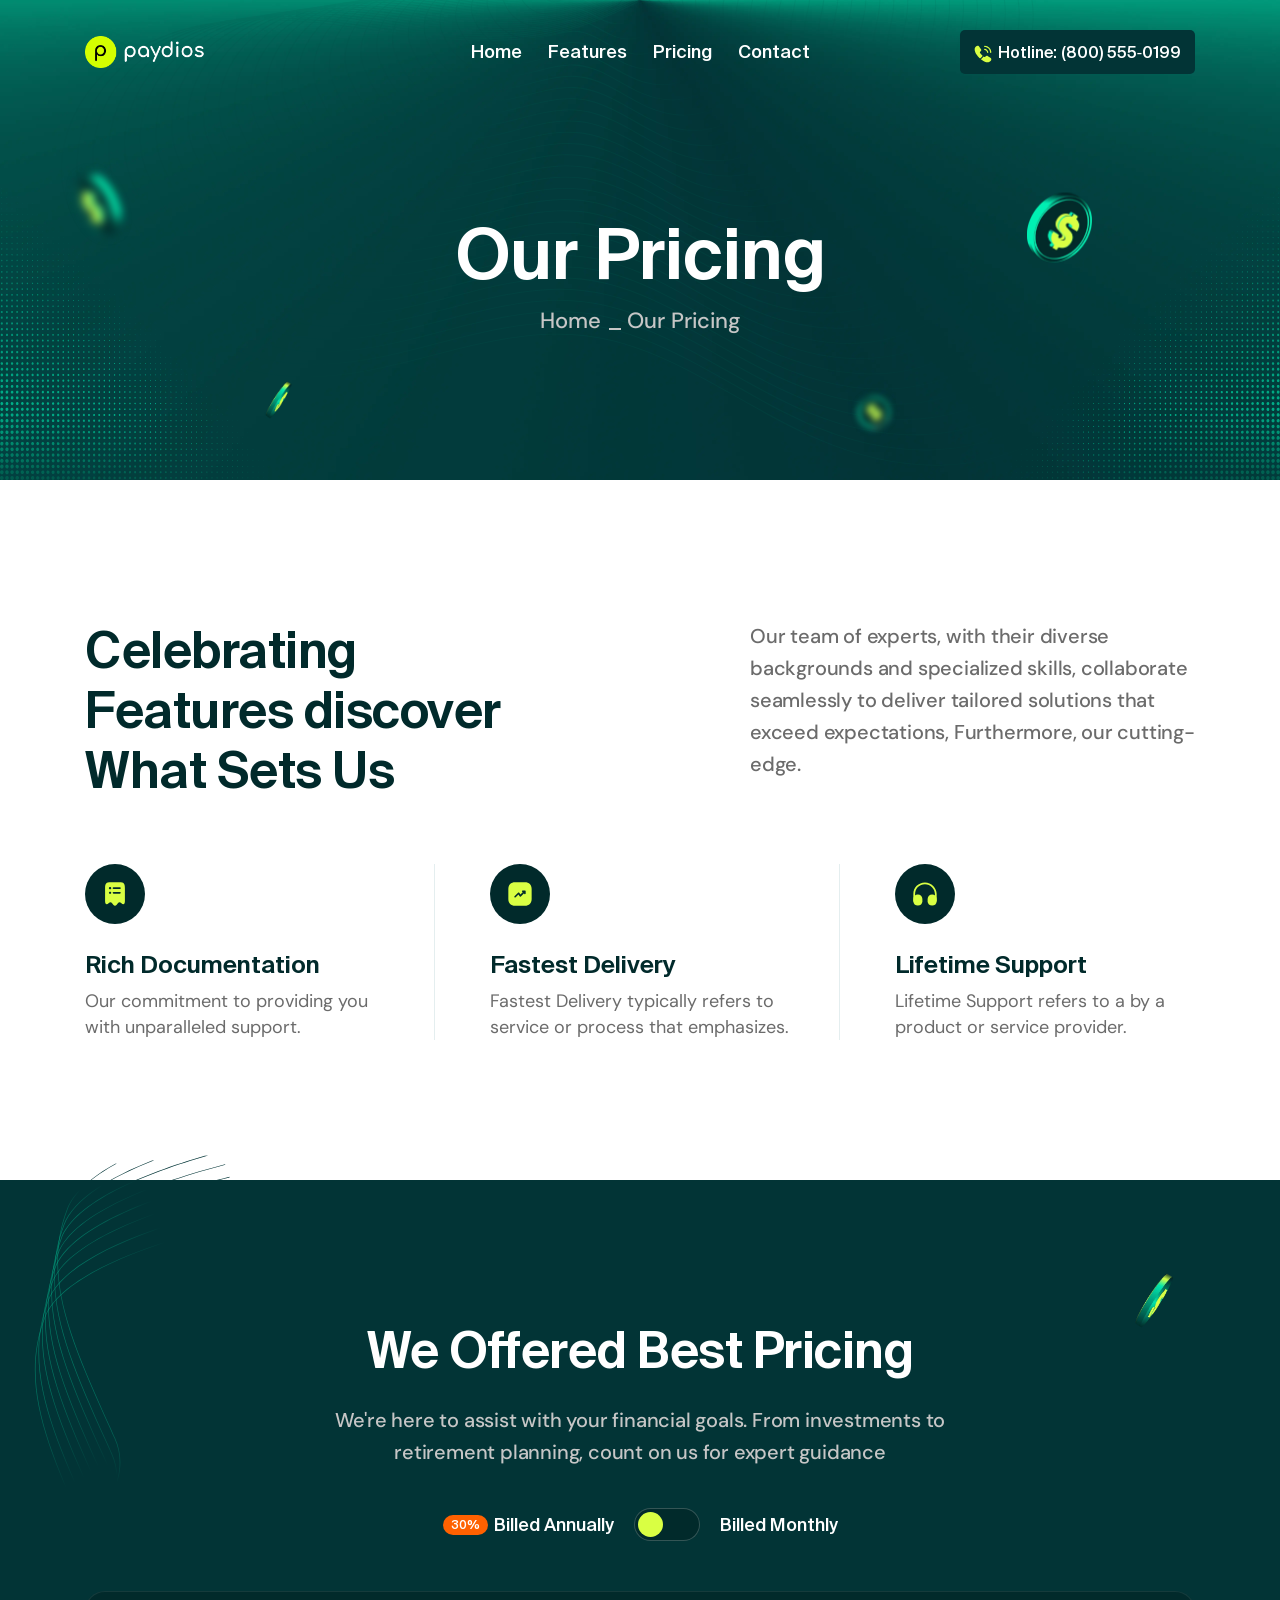
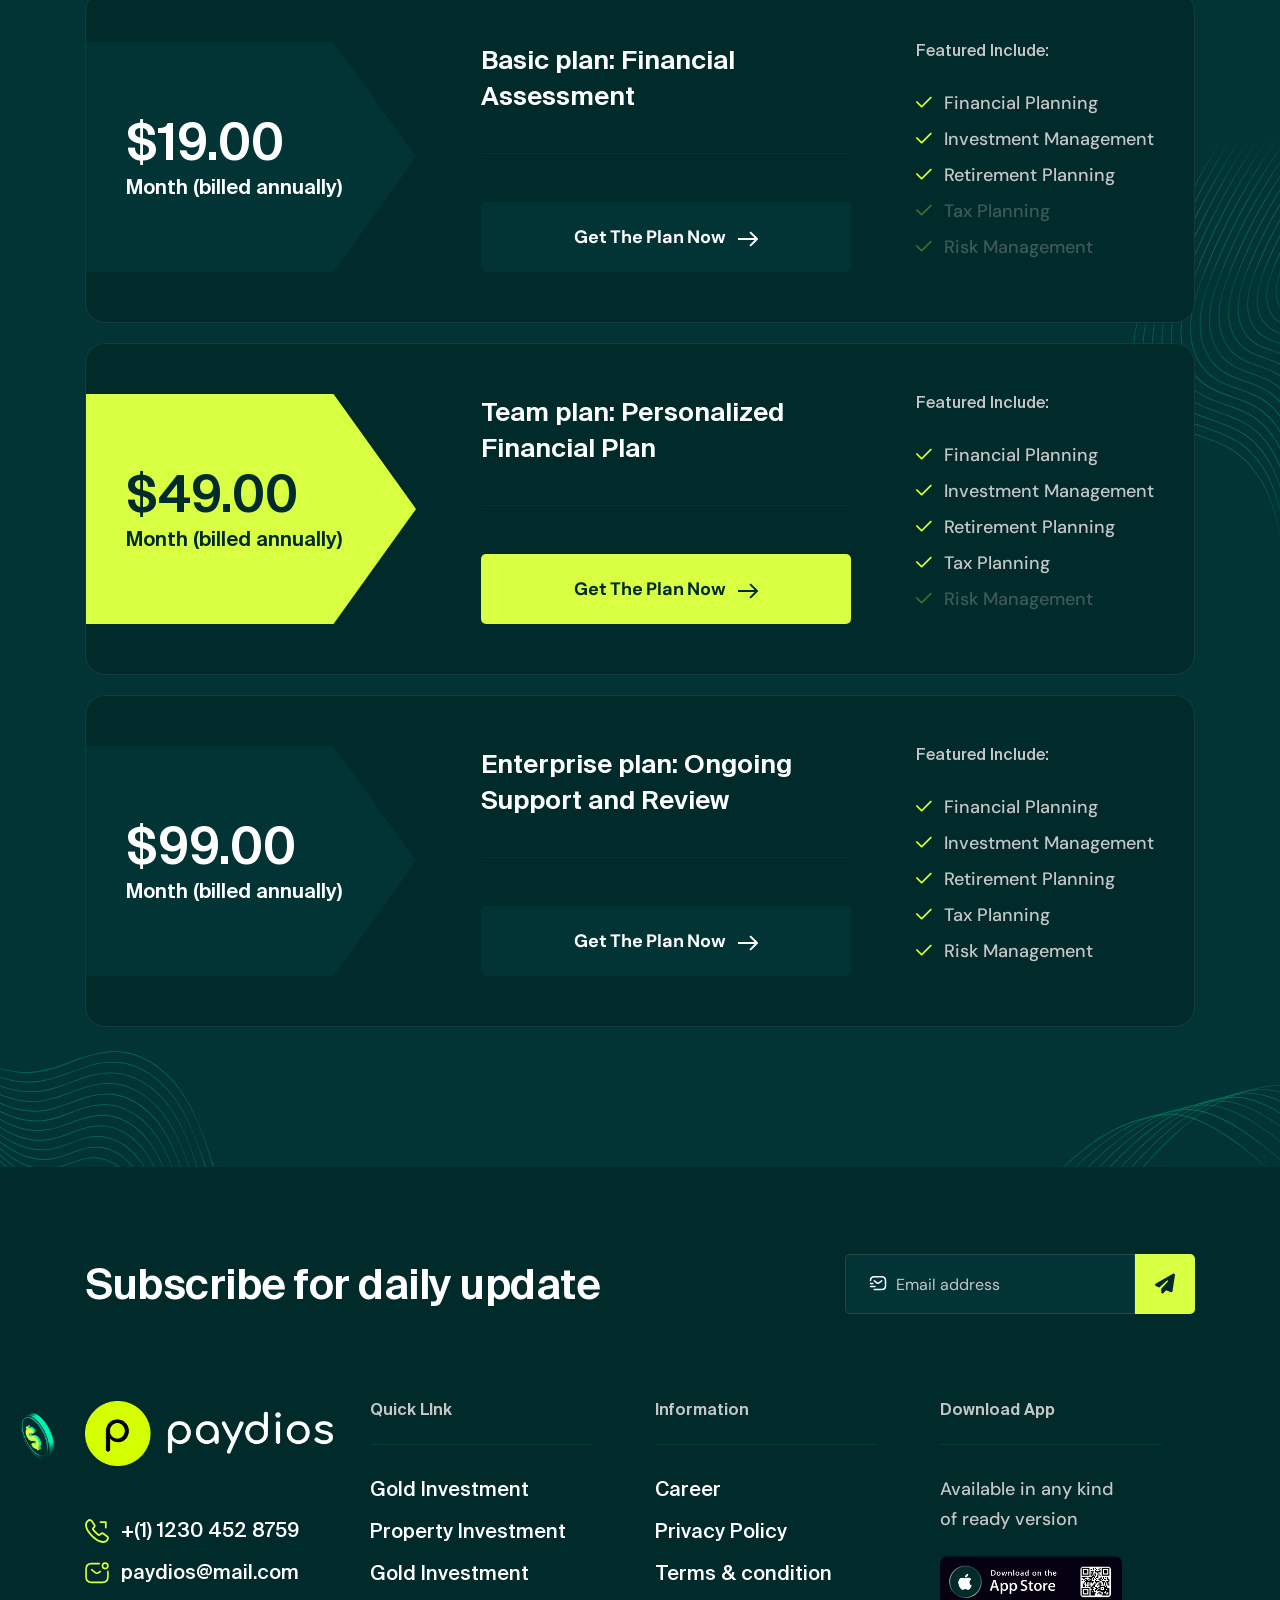
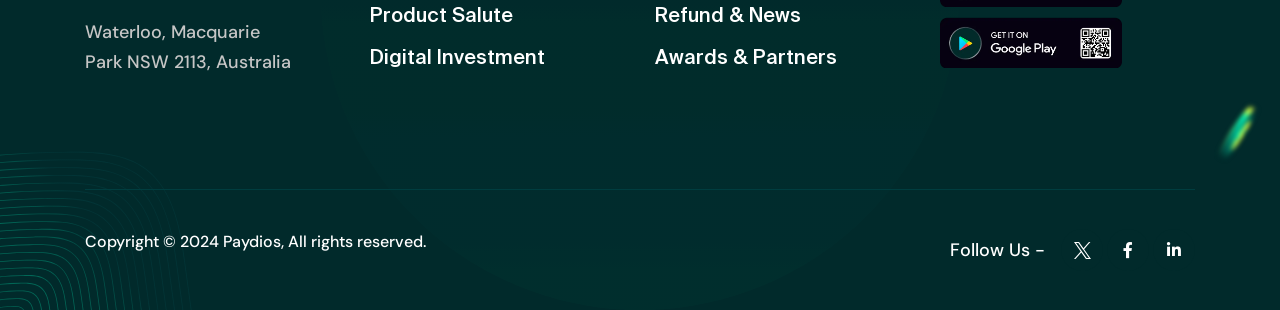
<file: pricing.html>
<!DOCTYPE html>
<html lang="en">
  <head>
    <meta charset="utf-8" />
    <meta
      name="viewport"
      content="width=device-width, initial-scale=1, shrink-to-fit=no"
    />
    <meta http-equiv="x-ua-compatible" content="ie=edge" />
    <meta name="thumbnail" content="assets/images/synox_page_thumbnail.webp" />
    <meta
      name="description"
      content="Paydios – Finance & Consulting Site Template."
    />
    <meta
      name="keywords"
      content="Finance & Consulting Bootstrap Site Template"
    />
    <meta name="author" content="XpressBuddy" />

    <title>Our Pricing – Paydios – Finance & Consulting Site Template.</title>
    <link rel="shortcut icon" href="assets/images/site_logo/favicon.png" />

    <!-- Fraimwork - CSS Include -->
    <link
      rel="stylesheet"
      type="text/css"
      href="assets/css/bootstrap.min.css"
    />

    <!-- Icon - CSS Include -->
    <link rel="stylesheet" type="text/css" href="assets/css/fontawesome.css" />

    <!-- Animation - CSS Include -->
    <link rel="stylesheet" type="text/css" href="assets/css/animate.min.css" />

    <!-- Carousel - CSS Include -->
    <link
      rel="stylesheet"
      type="text/css"
      href="assets/css/swiper-bundle.min.css"
    />

    <!-- Video & Image Popup - CSS Include -->
    <link
      rel="stylesheet"
      type="text/css"
      href="assets/css/magnific-popup.min.css"
    />

    <!-- Counter - CSS Include -->
    <link rel="stylesheet" type="text/css" href="assets/css/odometer.min.css" />

    <!-- Custom - CSS Include -->
    <link rel="stylesheet" type="text/css" href="assets/css/style.css" />
  </head>

  <body>
    <!-- Body Wrap - Start -->
    <div class="page_wrapper">
      <!-- Back To Top - Start -->
      <div class="backtotop">
        <a href="#" class="scroll">
          <i class="fa-solid fa-arrow-up"></i>
        </a>
      </div>
      <!-- Back To Top - End -->

      <!-- Site Header - Start
      ================================================== -->
      <header class="site_header header_layout_1">
        <div class="xb-header stricky">
          <div class="container">
            <div class="row align-items-center">
              <div class="col-lg-3 col-5">
                <div class="site_logo">
                  <a class="site_link" href="index.html">
                    <img
                      src="assets/images/site_logo/paydios_logo_white.png"
                      alt="Site Logo White"
                    />
                    <img
                      src="assets/images/site_logo/paydios_logo_black.png"
                      alt="Site Logo Black"
                    />
                  </a>
                </div>
              </div>
              <div class="col-lg-6 col-2">
                <nav class="main_menu navbar navbar-expand-lg">
                  <div
                    class="main_menu_inner collapse navbar-collapse justify-content-lg-center"
                    id="main_menu_dropdown"
                  >
                    <ul
                      class="main_menu_list unordered_list justify-content-center"
                    >
                      <li><a href="index.html">Home</a></li>
                      <li><a href="features.html">Features</a></li>
                      <li><a href="pricing.html">Pricing</a></li>
                      <li><a href="contact.html">Contact</a></li>
                    </ul>
                  </div>
                </nav>
              </div>
              <div class="col-lg-3 col-5">
                <ul class="btns_group p-0 unordered_list justify-content-end">
                  <li>
                    <button
                      class="mobile_menu_btn"
                      type="button"
                      data-bs-toggle="collapse"
                      data-bs-target="#main_menu_dropdown"
                      aria-expanded="false"
                      aria-label="Toggle navigation"
                    >
                      <i class="far fa-bars"></i>
                    </button>
                  </li>
                  <li>
                    <a class="hotline_btn" href="tel:8005550199">
                      <span class="btn_icon">
                        <img
                          src="assets/images/icons/icon_calling.svg"
                          alt="Icon Calling"
                        />
                      </span>
                      <span
                        class="btn_label"
                        data-text="Hotline: (800) 555‑0199"
                        >Hotline: (800) 555‑0199</span
                      >
                    </a>
                  </li>
                </ul>
              </div>
            </div>
          </div>
        </div>
      </header>
      <!-- Site Header - End
      ================================================== -->

      <!-- Main Body - Start
      ================================================== -->
      <main class="page_content">
        <!-- Page Header - Start
        ================================================== -->
        <section
          class="page_header text-center bg-dark section_decoration overflow-hidden"
          style="
            background-image: url('assets/images/backgrounds/page_header_bg_1.webp');
          "
        >
          <div class="container">
            <h1 class="page_title text-white">Our Pricing</h1>
            <ul class="breadcrumb_nav unordered_list justify-content-center">
              <li><a href="index.html">Home</a></li>
              <li class="active"><a href="#!">Our Pricing</a></li>
            </ul>
          </div>
          <div class="decoration_item shape_nate">
            <img src="assets/images/shapes/shape_nate.svg" alt="Shape Nate" />
          </div>
          <div
            class="decoration_item shape_dollar_1 wow fadeInUp"
            data-wow-delay=".2s"
          >
            <img
              src="assets/images/shapes/shape_dollar_1.webp"
              data-parallax='{"y" : 100, "smoothness": 10}'
              alt="Shape Dollar"
            />
          </div>
          <div
            class="decoration_item shape_dollar_2 wow fadeInUp"
            data-wow-delay=".2s"
          >
            <img
              src="assets/images/shapes/shape_dollar_2.webp"
              data-parallax='{"y" : 100, "smoothness": 10}'
              alt="Shape Dollar"
            />
          </div>
          <div
            class="decoration_item shape_dollar_3 wow fadeInUp"
            data-wow-delay=".3s"
          >
            <img
              src="assets/images/shapes/shape_dollar_3.webp"
              data-parallax='{"y" : -100, "smoothness": 10}'
              alt="Shape Dollar"
            />
          </div>
          <div
            class="decoration_item shape_dollar_4 wow fadeInUp"
            data-wow-delay=".3s"
          >
            <img
              src="assets/images/shapes/shape_dollar_4.webp"
              data-parallax='{"y" : -100, "smoothness": 10}'
              alt="Shape Dollar"
            />
          </div>
          <div class="decoration_item shape_pattern_1">
            <img
              src="assets/images/shapes/breadcrumb_shape_pattern_1.svg"
              alt="Shape Pattern"
            />
          </div>
          <div class="decoration_item shape_pattern_2">
            <img
              src="assets/images/shapes/breadcrumb_shape_pattern_2.svg"
              alt="Shape Pattern"
            />
          </div>
        </section>
        <!-- Page Header - End
        ================================================== -->

        <!-- Policy Section - Start
        ================================================== -->
        <section class="policy_section section_space">
          <div class="container">
            <div class="heading_block">
              <div class="row justify-content-lg-between">
                <div class="col-lg-5">
                  <h3 class="heading_text mb-0">
                    Celebrating Features discover What Sets Us
                  </h3>
                </div>
                <div class="col-lg-5">
                  <p class="heading_description mb-0">
                    Our team of experts, with their diverse backgrounds and
                    specialized skills, collaborate seamlessly to deliver
                    tailored solutions that exceed expectations, Furthermore,
                    our cutting-edge.
                  </p>
                </div>
              </div>
            </div>
            <ul
              class="policy_items process_steps_block pt-4 unordered_list justify-content-lg-between"
            >
              <li>
                <div class="step_block_icon">
                  <img src="assets/images/icons/icon_doc.svg" alt="icon Doc" />
                </div>
                <h3 class="step_block_title">Rich Documentation</h3>
                <p class="mb-0">
                  Our commitment to providing you with unparalleled support.
                </p>
              </li>
              <li>
                <div class="step_block_icon">
                  <img
                    src="assets/images/icons/icon_chart_5.svg"
                    alt="icon Chart"
                  />
                </div>
                <h3 class="step_block_title">Fastest Delivery</h3>
                <p class="mb-0">
                  Fastest Delivery typically refers to service or process that
                  emphasizes.
                </p>
              </li>
              <li>
                <div class="step_block_icon">
                  <img
                    src="assets/images/icons/icon_headphone_2.svg"
                    alt="icon Headphone"
                  />
                </div>
                <h3 class="step_block_title">Lifetime Support</h3>
                <p class="mb-0">
                  Lifetime Support refers to a by a product or service provider.
                </p>
              </li>
            </ul>
          </div>
        </section>
        <!-- Policy Section - End
        ================================================== -->

        <!-- Service Section - Start
        ================================================== -->
        <section
          class="service_section section_space section_decoration bg-secondary"
        >
          <div class="container">
            <div class="row justify-content-center">
              <div class="col-lg-7">
                <div class="heading_block text-center text-white">
                  <h2 class="heading_text">We Offered Best Pricing</h2>
                  <p class="heading_description mb-0 text-muted">
                    We're here to assist with your financial goals. From
                    investments to retirement planning, count on us for expert
                    guidance
                  </p>
                </div>
              </div>
            </div>

            <div class="btns_group text-center pt-0">
              <button class="pricing_toggle_btn text-white" type="button">
                <span
                  ><small class="badge bg-danger">30%</small> Billed
                  Annually</span
                >
                <span class="switch_btn bg-dark"></span>
                <span>Billed Monthly</span>
              </button>
            </div>

            <div class="pricing_blocks_wrapper">
              <div class="pricing_block bg-dark style_2">
                <div class="pricing_amount">
                  <div class="pricing_amount_monthly">
                    <span>$29.00</span>
                    <small>Per Month</small>
                  </div>
                  <div class="pricing_amount_yearly">
                    <span>$19.00</span>
                    <small>Month (billed annually)</small>
                  </div>
                </div>
                <div class="pricing_info">
                  <h3 class="pricing_title text-white mb-0">
                    Basic plan: Financial Assessment
                  </h3>
                  <hr />
                  <a class="btn bg-secondary w-100 m-0" href="contact.html">
                    <span class="btn_label">Get The Plan Now</span>
                    <span class="btn_icon"
                      ><svg
                        width="20"
                        height="16"
                        viewBox="0 0 20 16"
                        fill="none"
                        xmlns="http://www.w3.org/2000/svg"
                      >
                        <path
                          d="M19.7071 8.70711C20.0976 8.31658 20.0976 7.68342 19.7071 7.29289L13.3431 0.928932C12.9526 0.538408 12.3195 0.538408 11.9289 0.928932C11.5384 1.31946 11.5384 1.95262 11.9289 2.34315L17.5858 8L11.9289 13.6569C11.5384 14.0474 11.5384 14.6805 11.9289 15.0711C12.3195 15.4616 12.9526 15.4616 13.3431 15.0711L19.7071 8.70711ZM0 9H19V7H0V9Z"
                          fill="white"
                        /></svg
                    ></span>
                  </a>
                </div>
                <div class="pricing_features text-muted">
                  <h3 class="features_title">Featured Include:</h3>
                  <ul class="iconlist_block unordered_list_block">
                    <li>
                      <span class="iconlist_icon"
                        ><i class="fa-regular fa-check"></i
                      ></span>
                      <span class="iconlist_text">Financial Planning</span>
                    </li>
                    <li>
                      <span class="iconlist_icon"
                        ><i class="fa-regular fa-check"></i
                      ></span>
                      <span class="iconlist_text">Investment Management</span>
                    </li>
                    <li>
                      <span class="iconlist_icon"
                        ><i class="fa-regular fa-check"></i
                      ></span>
                      <span class="iconlist_text">Retirement Planning</span>
                    </li>
                    <li class="del">
                      <span class="iconlist_icon"
                        ><i class="fa-regular fa-check"></i
                      ></span>
                      <span class="iconlist_text">Tax Planning</span>
                    </li>
                    <li class="del">
                      <span class="iconlist_icon"
                        ><i class="fa-regular fa-check"></i
                      ></span>
                      <span class="iconlist_text">Risk Management</span>
                    </li>
                  </ul>
                </div>
              </div>
              <div class="pricing_block bg-dark style_2">
                <div class="pricing_amount bg-primary text-dark">
                  <div class="pricing_amount_monthly">
                    <span>$59.00</span>
                    <small>Per Month</small>
                  </div>
                  <div class="pricing_amount_yearly">
                    <span>$49.00</span>
                    <small>Month (billed annually)</small>
                  </div>
                </div>
                <div class="pricing_info">
                  <h3 class="pricing_title text-white mb-0">
                    Team plan: Personalized Financial Plan
                  </h3>
                  <hr />
                  <a
                    class="btn bg-primary text-dark w-100 m-0"
                    href="contact.html"
                  >
                    <span class="btn_label">Get The Plan Now</span>
                    <span class="btn_icon"
                      ><svg
                        width="20"
                        height="16"
                        viewBox="0 0 20 16"
                        fill="none"
                        xmlns="http://www.w3.org/2000/svg"
                      >
                        <path
                          d="M19.7071 8.70711C20.0976 8.31658 20.0976 7.68342 19.7071 7.29289L13.3431 0.928932C12.9526 0.538408 12.3195 0.538408 11.9289 0.928932C11.5384 1.31946 11.5384 1.95262 11.9289 2.34315L17.5858 8L11.9289 13.6569C11.5384 14.0474 11.5384 14.6805 11.9289 15.0711C12.3195 15.4616 12.9526 15.4616 13.3431 15.0711L19.7071 8.70711ZM0 9H19V7H0V9Z"
                          fill="#012A2B"
                        /></svg
                    ></span>
                  </a>
                </div>
                <div class="pricing_features text-muted">
                  <h3 class="features_title">Featured Include:</h3>
                  <ul class="iconlist_block unordered_list_block">
                    <li>
                      <span class="iconlist_icon"
                        ><i class="fa-regular fa-check"></i
                      ></span>
                      <span class="iconlist_text">Financial Planning</span>
                    </li>
                    <li>
                      <span class="iconlist_icon"
                        ><i class="fa-regular fa-check"></i
                      ></span>
                      <span class="iconlist_text">Investment Management</span>
                    </li>
                    <li>
                      <span class="iconlist_icon"
                        ><i class="fa-regular fa-check"></i
                      ></span>
                      <span class="iconlist_text">Retirement Planning</span>
                    </li>
                    <li>
                      <span class="iconlist_icon"
                        ><i class="fa-regular fa-check"></i
                      ></span>
                      <span class="iconlist_text">Tax Planning</span>
                    </li>
                    <li class="del">
                      <span class="iconlist_icon"
                        ><i class="fa-regular fa-check"></i
                      ></span>
                      <span class="iconlist_text">Risk Management</span>
                    </li>
                  </ul>
                </div>
              </div>
              <div class="pricing_block bg-dark style_2">
                <div class="pricing_amount">
                  <div class="pricing_amount_monthly">
                    <span>$119.00</span>
                    <small>Per Month</small>
                  </div>
                  <div class="pricing_amount_yearly">
                    <span>$99.00</span>
                    <small>Month (billed annually)</small>
                  </div>
                </div>
                <div class="pricing_info">
                  <h3 class="pricing_title text-white mb-0">
                    Enterprise plan: Ongoing Support and Review
                  </h3>
                  <hr />
                  <a class="btn bg-secondary w-100 m-0" href="contact.html">
                    <span class="btn_label">Get The Plan Now</span>
                    <span class="btn_icon"
                      ><svg
                        width="20"
                        height="16"
                        viewBox="0 0 20 16"
                        fill="none"
                        xmlns="http://www.w3.org/2000/svg"
                      >
                        <path
                          d="M19.7071 8.70711C20.0976 8.31658 20.0976 7.68342 19.7071 7.29289L13.3431 0.928932C12.9526 0.538408 12.3195 0.538408 11.9289 0.928932C11.5384 1.31946 11.5384 1.95262 11.9289 2.34315L17.5858 8L11.9289 13.6569C11.5384 14.0474 11.5384 14.6805 11.9289 15.0711C12.3195 15.4616 12.9526 15.4616 13.3431 15.0711L19.7071 8.70711ZM0 9H19V7H0V9Z"
                          fill="white"
                        /></svg
                    ></span>
                  </a>
                </div>
                <div class="pricing_features text-muted">
                  <h3 class="features_title">Featured Include:</h3>
                  <ul class="iconlist_block unordered_list_block">
                    <li>
                      <span class="iconlist_icon"
                        ><i class="fa-regular fa-check"></i
                      ></span>
                      <span class="iconlist_text">Financial Planning</span>
                    </li>
                    <li>
                      <span class="iconlist_icon"
                        ><i class="fa-regular fa-check"></i
                      ></span>
                      <span class="iconlist_text">Investment Management</span>
                    </li>
                    <li>
                      <span class="iconlist_icon"
                        ><i class="fa-regular fa-check"></i
                      ></span>
                      <span class="iconlist_text">Retirement Planning</span>
                    </li>
                    <li>
                      <span class="iconlist_icon"
                        ><i class="fa-regular fa-check"></i
                      ></span>
                      <span class="iconlist_text">Tax Planning</span>
                    </li>
                    <li>
                      <span class="iconlist_icon"
                        ><i class="fa-regular fa-check"></i
                      ></span>
                      <span class="iconlist_text">Risk Management</span>
                    </li>
                  </ul>
                </div>
              </div>
            </div>
          </div>

          <div class="decoration_item shape_lines_flow_2">
            <img
              src="assets/images/shapes/shape_nate_8.svg"
              alt="Shape Line Flow"
            />
          </div>
          <div class="decoration_item shape_lines_flow_3">
            <img
              src="assets/images/shapes/shape_nate_10.svg"
              alt="Shape Line Flow"
            />
          </div>
          <div class="decoration_item shape_lines_flow_4">
            <img
              src="assets/images/shapes/shape_nate_7.svg"
              alt="Shape Line Flow"
            />
          </div>
          <div class="decoration_item shape_lines_flow_5">
            <img
              src="assets/images/shapes/shape_nate_11.svg"
              alt="Shape Line Flow"
            />
          </div>
          <div
            class="decoration_item shape_dollar_4"
            data-parallax='{"y" : -100, "smoothness": 10}'
          >
            <img
              src="assets/images/shapes/shape_dollar_2.webp"
              alt="Shape Dollar"
            />
          </div>
          <div
            class="decoration_item shape_dollar_5"
            data-parallax='{"y" : 100, "smoothness": 10}'
          >
            <img
              src="assets/images/shapes/shape_dollar_3.webp"
              alt="Shape Dollar"
            />
          </div>
        </section>
        <!-- Service Section - End
        ================================================== -->
      </main>
      <!-- Main Body - End
      ================================================== -->

      <!-- Site Footer - Start
      ================================================== -->
      <footer class="site_footer footer_layout_1 bg-dark section_decoration">
        <div class="container">
          <div class="footer_newsletter pb-0">
            <div class="row align-items-center justify-content-lg-between">
              <div class="col-lg-6">
                <div class="heading_block mb-0 text-white">
                  <h2 class="heading_text mb-0">Subscribe for daily update</h2>
                </div>
              </div>
              <div class="col-lg-4">
                <form class="newsletter_input" action="#">
                  <label for="footer_newsletter_input">
                    <img
                      src="assets/images/icons/icon_email.svg"
                      alt="Icon Email"
                    />
                  </label>
                  <input
                    id="footer_newsletter_input"
                    type="email"
                    name="email"
                    placeholder="Email address"
                  />
                  <button class="submit_btn" type="submit">
                    <i class="fa-solid fa-paper-plane"></i>
                  </button>
                </form>
              </div>
            </div>
          </div>

          <div class="footer_content_wrapper">
            <div class="row">
              <div class="col-lg-3 col-md-6 col-sm-6">
                <div class="site_logo">
                  <a class="site_link" href="index.html">
                    <img
                      src="assets/images/site_logo/paydios_logo_white.png"
                      alt="Site Logo"
                    />
                  </a>
                </div>
                <ul class="iconlist_block unordered_list_block">
                  <li>
                    <a href="tel:+112304528759">
                      <span class="iconlist_icon">
                        <img
                          src="assets/images/icons/icon_calling_2.svg"
                          alt="Icon Calling"
                        />
                      </span>
                      <span class="iconlist_text">+(1) 1230 452 8759</span>
                    </a>
                  </li>
                  <li>
                    <a href="mailto:synox@mail.com">
                      <span class="iconlist_icon">
                        <img
                          src="assets/images/icons/icon_email_2.svg"
                          alt="Icon Email"
                        />
                      </span>
                      <span class="iconlist_text">paydios@mail.com</span>
                    </a>
                  </li>
                </ul>
                <p class="mb-0 pe-lg-5">
                  Waterloo, Macquarie Park NSW 2113, Australia
                </p>
              </div>
              <div class="col-lg-3 col-md-6 col-sm-6 pe-lg-5">
                <h3 class="footer_info_title">Quick LInk</h3>
                <ul class="iconlist_block unordered_list_block">
                  <li>
                    <a href="#!">
                      <span class="iconlist_text">Gold Investment</span>
                    </a>
                  </li>
                  <li>
                    <a href="#!">
                      <span class="iconlist_text">Property Investment</span>
                    </a>
                  </li>
                  <li>
                    <a href="#!">
                      <span class="iconlist_text">Gold Investment</span>
                    </a>
                  </li>
                  <li>
                    <a href="#!">
                      <span class="iconlist_text">Product Salute</span>
                    </a>
                  </li>
                  <li>
                    <a href="#!">
                      <span class="iconlist_text">Digital Investment</span>
                    </a>
                  </li>
                </ul>
              </div>
              <div class="col-lg-3 col-md-6 col-sm-6 pe-lg-5">
                <h3 class="footer_info_title">Information</h3>
                <ul class="iconlist_block unordered_list_block">
                  <li>
                    <a href="#!">
                      <span class="iconlist_text">Career</span>
                    </a>
                  </li>
                  <li>
                    <a href="#!">
                      <span class="iconlist_text">Privacy Policy</span>
                    </a>
                  </li>
                  <li>
                    <a href="#!">
                      <span class="iconlist_text">Terms & condition</span>
                    </a>
                  </li>
                  <li>
                    <a href="#!">
                      <span class="iconlist_text">Refund & News</span>
                    </a>
                  </li>
                  <li>
                    <a href="#!">
                      <span class="iconlist_text">Awards & Partners</span>
                    </a>
                  </li>
                </ul>
              </div>
              <div class="col-lg-3 col-md-6 col-sm-6 pe-lg-5">
                <h3 class="footer_info_title">Download App</h3>
                <p class="pe-lg-5">Available in any kind of ready version</p>
                <ul class="app_download_btns unordered_list_block">
                  <li>
                    <a href="#">
                      <img src="assets/images/app_store.webp" alt="App Store" />
                    </a>
                  </li>
                  <li>
                    <a href="#">
                      <img
                        src="assets/images/google_play.webp"
                        alt="Google Play"
                      />
                    </a>
                  </li>
                </ul>
              </div>
            </div>
          </div>

          <div class="footer_bottom">
            <div class="row">
              <div class="col-md-6">
                <p class="copyright_text mb-0 text-white">
                  Copyright © 2024 Paydios, All rights reserved.
                </p>
              </div>
              <div class="col-md-6">
                <div
                  class="d-flex align-items-center justify-content-center justify-content-md-end"
                >
                  <p class="mb-0 text-white">Follow Us -</p>
                  <ul class="social_icons_block unordered_list ms-3">
                    <li>
                      <a
                        aria-label="Twitter X"
                        href="https://x.com/paydios"
                        target="_blank"
                      >
                        <svg
                          viewBox="0 0 15 15"
                          xmlns="http://www.w3.org/2000/svg"
                        >
                          <path
                            d="M8.92704 6.35148L14.5111 0H13.1879L8.33921 5.5149L4.4666 0H0L5.85615 8.3395L0 15H1.32333L6.44364 9.17608L10.5334 15H15L8.92671 6.35148H8.92704ZM7.11456 8.41297L6.52121 7.58255L1.80014 0.974755H3.83269L7.64265 6.30746L8.236 7.13788L13.1885 14.0696H11.156L7.11456 8.41329V8.41297Z"
                          />
                        </svg>
                      </a>
                    </li>
                    <li>
                      <a
                        aria-label="Facebook"
                        href="https://facebook.com/paydios"
                        target="_blank"
                        ><i class="fa-brands fa-facebook-f"></i
                      ></a>
                    </li>
                    <li>
                      <a
                        aria-label="Linkedin"
                        href="https://www.linkedin.com/company/paydios"
                        target="_blank"
                        ><i class="fa-brands fa-linkedin-in"></i
                      ></a>
                    </li>
                  </ul>
                </div>
              </div>
            </div>
          </div>
        </div>
        <div class="decoration_item shape_finto">
          <img src="assets/images/shapes/shape_finto.svg" alt="Shape Finto" />
        </div>
        <div class="decoration_item shape_finto">
          <img src="assets/images/shapes/shape_finto.svg" alt="Shape Finto" />
        </div>
        <div class="decoration_item shape_nate">
          <img src="assets/images/shapes/shape_nate_2.svg" alt="Shape Nate" />
        </div>
        <div class="decoration_item shape_dollar_1">
          <img
            src="assets/images/shapes/shape_dollar_5.webp"
            data-parallax='{"y" : 100, "smoothness": 10}'
            alt="Shape Nate"
          />
        </div>
        <div class="decoration_item shape_dollar_2">
          <img
            src="assets/images/shapes/shape_dollar_3.webp"
            data-parallax='{"y" : -100, "smoothness": 10}'
            alt="Shape Nate"
          />
        </div>
      </footer>
      <!-- Site Footer - End
      ================================================== -->
    </div>
    <!-- Body Wrap - End -->

    <!-- Fraimwork - Jquery Include -->
    <script src="assets/js/jquery.min.js"></script>
    <script src="assets/js/popper.min.js"></script>
    <script src="assets/js/bootstrap.min.js"></script>
    <script src="assets/js/bootstrap-dropdown-ml-hack.min.js"></script>

    <!-- Carousel - Jquery Include -->
    <script src="assets/js/swiper-bundle.min.js"></script>

    <!-- Animations - jquery include -->
    <script src="assets/js/parallaxie.js"></script>
    <script src="assets/js/parallax-scroll.js"></script>
    <script src="assets/js/wow.min.js"></script>

    <!-- Video & Image Popup - Jquery Include -->
    <script src="assets/js/magnific-popup.min.js"></script>

    <!-- Counter - Jquery Include -->
    <script src="assets/js/appear.min.js"></script>
    <script src="assets/js/odometer.min.js"></script>

    <!-- Content Auto Sliding - jquery include -->
    <script src="assets/js/ticker.min.js"></script>

    <!-- Custom - Jquery Include -->
    <script src="assets/js/main.js"></script>
  </body>
</html>
</file>
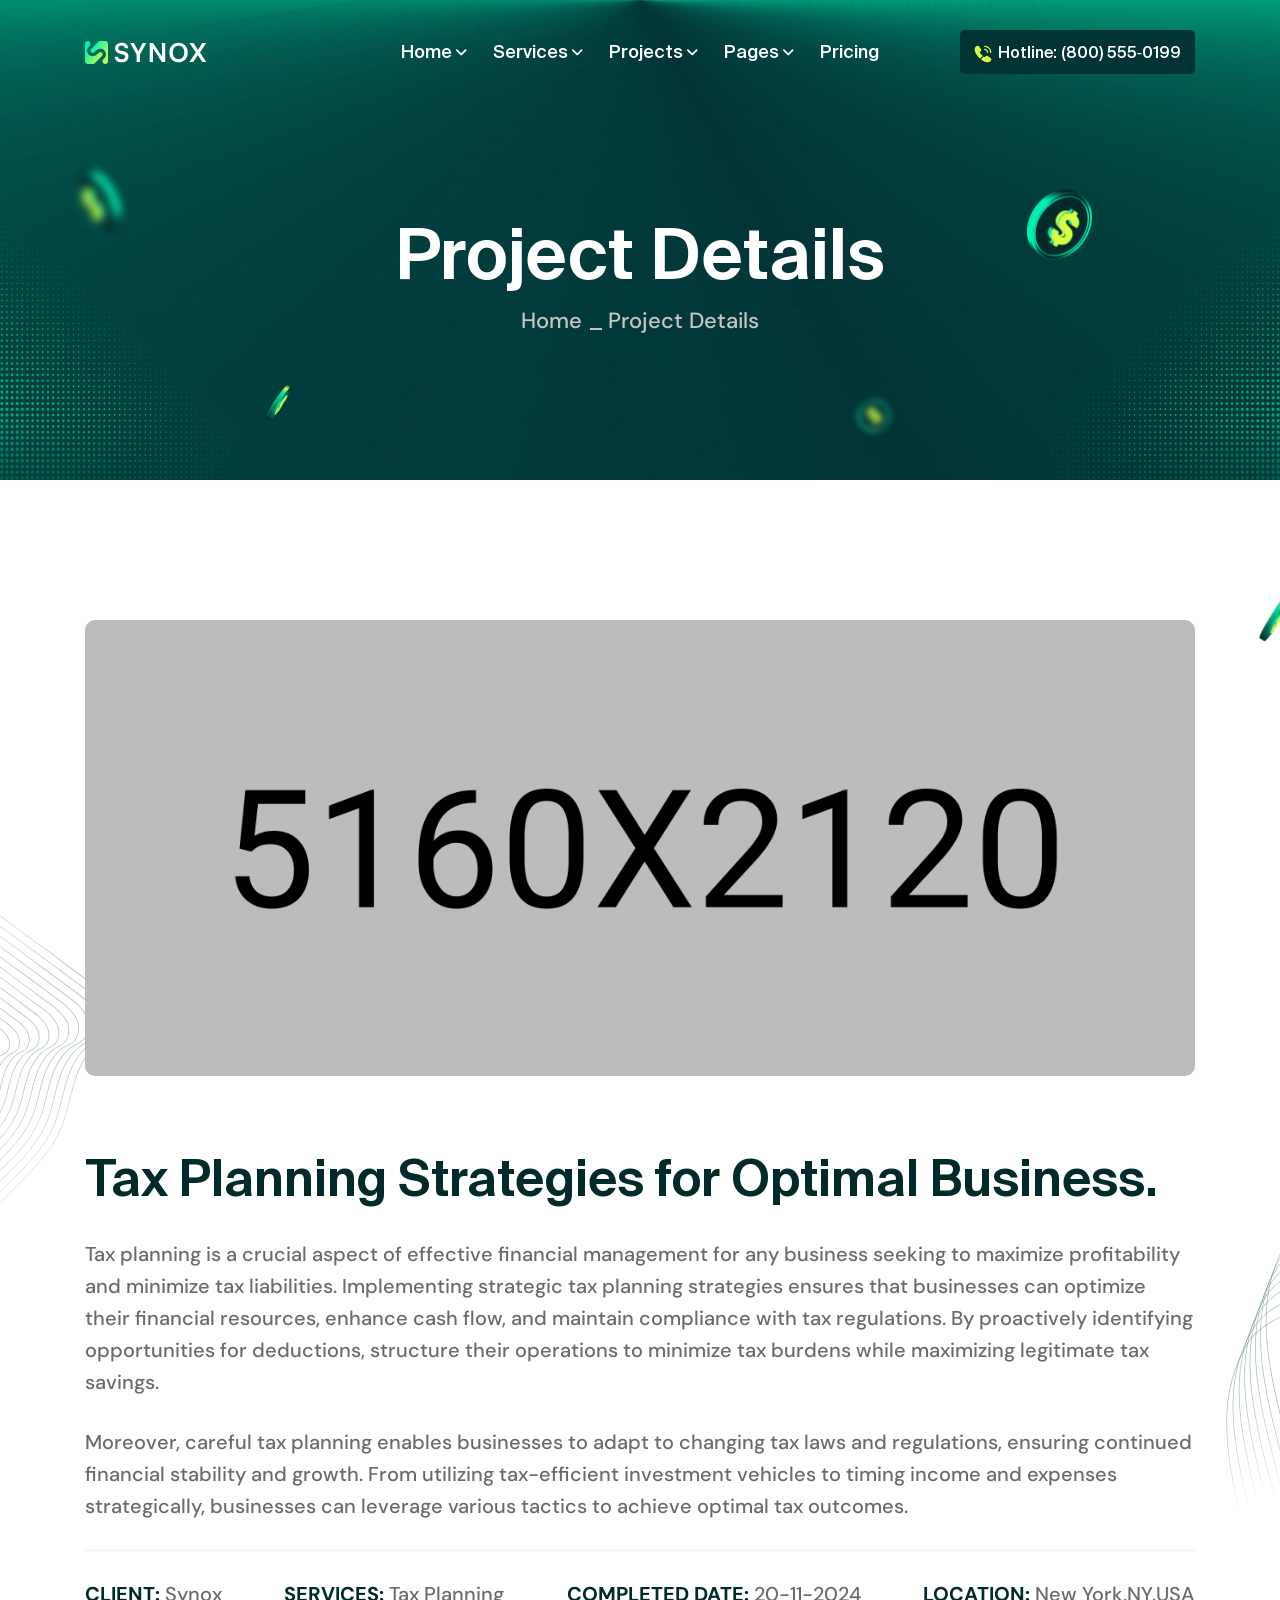
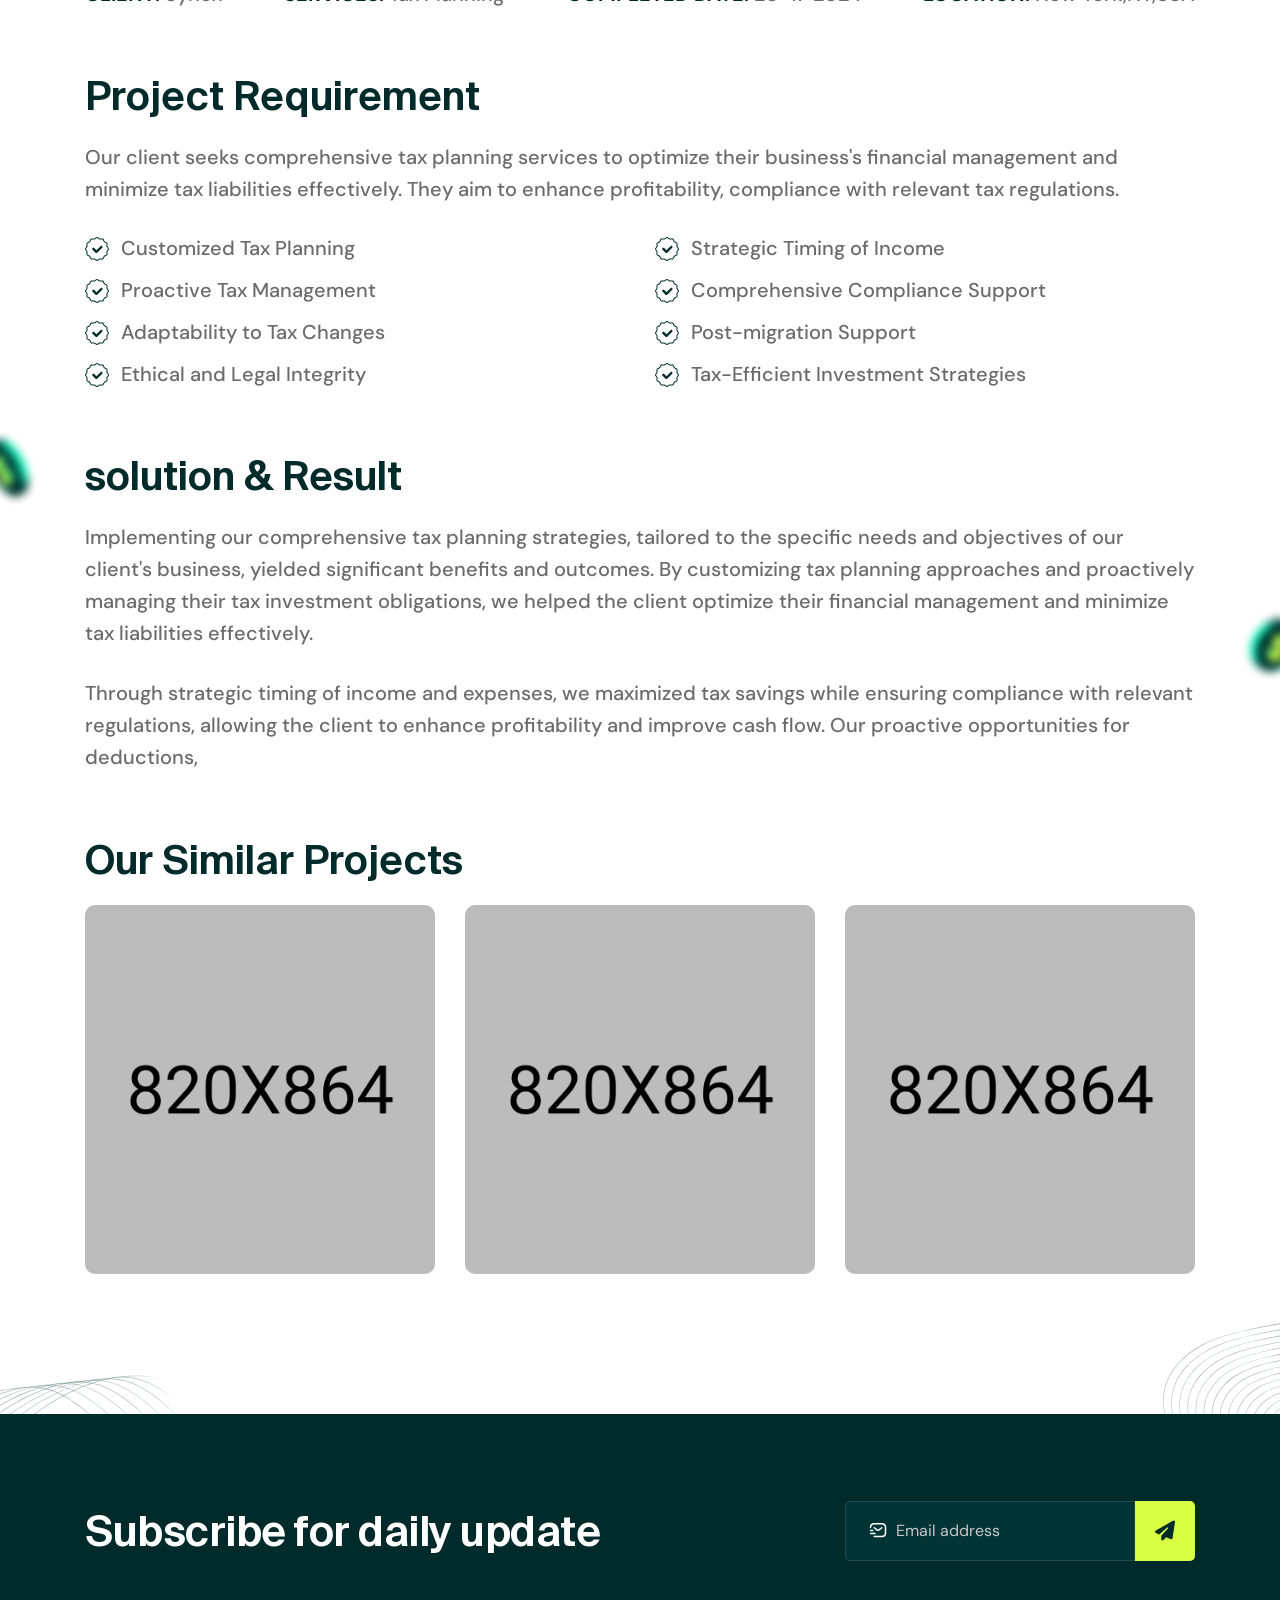
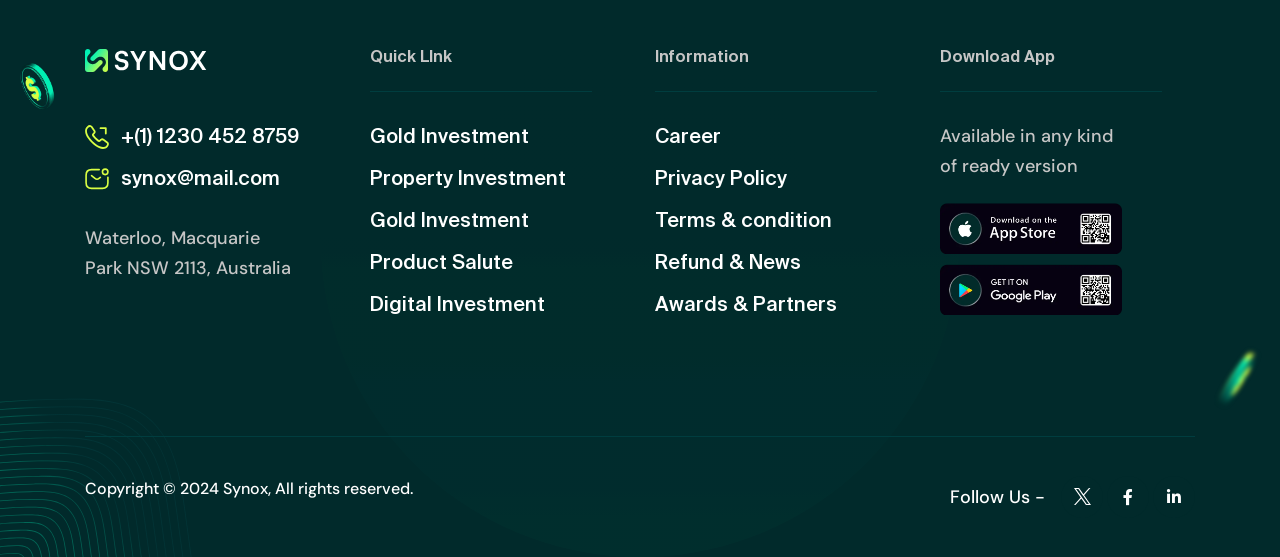
<file: project_details.html>
<!doctype html>
<html lang="en">

  <head>

    <meta charset="utf-8">
    <meta name="viewport" content="width=device-width, initial-scale=1, shrink-to-fit=no">
    <meta http-equiv="x-ua-compatible" content="ie=edge">
    <meta name="thumbnail" content="assets/images/synox_page_thumbnail.webp">
    <meta name="description" content="Synox – Finance & Consulting Site Template.">
    <meta name="keywords" content="Finance & Consulting Bootstrap Site Template">
    <meta name="author" content="XpressBuddy">

    <title>Project Details – Synox – Finance & Consulting Site Template.</title>
    <link rel="shortcut icon" href="assets/images/site_logo/favourite_icon.webp">

    <!-- Fraimwork - CSS Include -->
    <link rel="stylesheet" type="text/css" href="assets/css/bootstrap.min.css">

    <!-- Icon - CSS Include -->
    <link rel="stylesheet" type="text/css" href="assets/css/fontawesome.css">

    <!-- Animation - CSS Include -->
    <link rel="stylesheet" type="text/css" href="assets/css/animate.min.css">

    <!-- Carousel - CSS Include -->
    <link rel="stylesheet" type="text/css" href="assets/css/swiper-bundle.min.css">

    <!-- Video & Image Popup - CSS Include -->
    <link rel="stylesheet" type="text/css" href="assets/css/magnific-popup.min.css">

    <!-- Counter - CSS Include -->
    <link rel="stylesheet" type="text/css" href="assets/css/odometer.min.css">

    <!-- Custom - CSS Include -->
    <link rel="stylesheet" type="text/css" href="assets/css/style.css">

  </head>


  <body>

    <!-- Body Wrap - Start -->
    <div class="page_wrapper">

      <!-- Back To Top - Start -->
      <div class="backtotop">
        <a href="#" class="scroll">
          <i class="fa-solid fa-arrow-up"></i>
        </a>
      </div>
      <!-- Back To Top - End -->

      <!-- Site Header - Start
      ================================================== -->
      <header class="site_header header_layout_1">
        <div class="xb-header stricky">
          <div class="container">
            <div class="row align-items-center">
              <div class="col-lg-3 col-5">
                <div class="site_logo">
                  <a class="site_link" href="index.html">
                    <img src="assets/images/site_logo/site_logo_white.svg" alt="Site Logo White">
                    <img src="assets/images/site_logo/site_logo_black.svg" alt="Site Logo Black">
                  </a>
                </div>
              </div>
              <div class="col-lg-6 col-2">
                <nav class="main_menu navbar navbar-expand-lg">
                  <div class="main_menu_inner collapse navbar-collapse justify-content-lg-center" id="main_menu_dropdown">
                    <ul class="main_menu_list unordered_list justify-content-center">
                      <li class="dropdown">
                        <a class="nav-link" href="#" id="home_submenu" role="button" data-bs-toggle="dropdown" aria-expanded="false">
                          Home
                        </a>
                        <ul class="dropdown-menu" aria-labelledby="home_submenu">
                          <li><a href="index.html">Investment Solution</a></li>
                          <li><a href="index_online_banking.html">Online Banking</a></li>
                          <li><a href="index_payment_solutions.html">Payment Solutions</a></li>
                          <li><a href="index_insurance.html">Insurance</a></li>
                          <li><a href="index_car_insurance.html">Car Insurance</a></li>
                          <li><a href="index_financial_consulting.html">Financial Consulting</a></li>
                        </ul>
                      </li>
                      <li class="dropdown">
                        <a class="nav-link" href="#" id="services_submenu" role="button" data-bs-toggle="dropdown" aria-expanded="false">
                          Services
                        </a>
                        <ul class="dropdown-menu" aria-labelledby="services_submenu">
                          <li><a href="services.html">Our Services</a></li>
                          <li><a href="service_details.html">Service Details</a></li>
                        </ul>
                      </li>
                      <li class="dropdown active">
                        <a class="nav-link" href="#" id="projects_submenu" role="button" data-bs-toggle="dropdown" aria-expanded="false">
                          Projects
                        </a>
                        <ul class="dropdown-menu" aria-labelledby="projects_submenu">
                          <li><a href="projects.html">Our Projects</a></li>
                          <li class="active"><a href="project_details.html">Project Details</a></li>
                        </ul>
                      </li>
                      <li class="dropdown">
                        <a class="nav-link" href="#" id="pages_submenu" role="button" data-bs-toggle="dropdown" aria-expanded="false">
                          Pages
                        </a>
                        <ul class="dropdown-menu" aria-labelledby="pages_submenu">
                          <li><a href="contact.html">Help Center</a></li>
                          <li class="dropdown">
                            <a class="nav-link" href="#" id="blog_submenu" role="button" data-bs-toggle="dropdown" aria-expanded="false">
                              Blogs
                            </a>
                            <ul class="dropdown-menu" aria-labelledby="blog_submenu">
                              <li><a href="blog.html">Our Blogs</a></li>
                              <li><a href="blog_details.html">Blog Details</a></li>
                            </ul>
                          </li>
                          <li class="dropdown">
                            <a class="nav-link" href="#" id="career_submenu" role="button" data-bs-toggle="dropdown" aria-expanded="false">
                              Career
                            </a>
                            <ul class="dropdown-menu" aria-labelledby="career_submenu">
                              <li><a href="career.html">Join Us</a></li>
                              <li><a href="career_details.html">Job Details</a></li>
                            </ul>
                          </li>
                          <li><a href="error.html">404 Error</a></li>
                        </ul>
                      </li>
                      <li><a href="pricing.html">Pricing</a></li>
                    </ul>
                  </div>
                </nav>
              </div>
              <div class="col-lg-3 col-5">
                <ul class="btns_group p-0 unordered_list justify-content-end">
                  <li>
                    <button class="mobile_menu_btn" type="button" data-bs-toggle="collapse" data-bs-target="#main_menu_dropdown" aria-expanded="false" aria-label="Toggle navigation">
                      <i class="far fa-bars"></i>
                    </button>
                  </li>
                  <li>
                    <a class="hotline_btn" href="tel:8005550199">
                      <span class="btn_icon">
                        <img src="assets/images/icons/icon_calling.svg" alt="Icon Calling">
                      </span>
                      <span class="btn_label" data-text="Hotline: (800) 555‑0199">Hotline: (800) 555‑0199</span>
                    </a>
                  </li>
                </ul>
              </div>
            </div>
          </div>
        </div>
      </header>
      <!-- Site Header - End
      ================================================== -->

      <!-- Main Body - Start
      ================================================== -->
      <main class="page_content">

        <!-- Page Header - Start
        ================================================== -->
        <section class="page_header text-center bg-dark section_decoration overflow-hidden" style="background-image: url('assets/images/backgrounds/page_header_bg_1.webp');">
          <div class="container">
            <h1 class="page_title text-white">Project Details</h1>
            <ul class="breadcrumb_nav unordered_list justify-content-center">
              <li><a href="index.html">Home</a></li>
              <li class="active"><a href="#!">Project Details</a></li>
            </ul>
          </div>
          <div class="decoration_item shape_nate">
            <img src="assets/images/shapes/shape_nate.svg" alt="Shape Nate">
          </div>
          <div class="decoration_item shape_dollar_1 wow fadeInUp" data-wow-delay=".2s">
            <img src="assets/images/shapes/shape_dollar_1.webp"  data-parallax='{"y" : 100, "smoothness": 10}' alt="Shape Dollar">
          </div>
          <div class="decoration_item shape_dollar_2 wow fadeInUp" data-wow-delay=".2s">
            <img src="assets/images/shapes/shape_dollar_2.webp" data-parallax='{"y" : 100, "smoothness": 10}' alt="Shape Dollar">
          </div>
          <div class="decoration_item shape_dollar_3 wow fadeInUp" data-wow-delay=".3s">
            <img src="assets/images/shapes/shape_dollar_3.webp" data-parallax='{"y" : -100, "smoothness": 10}' alt="Shape Dollar">
          </div>
          <div class="decoration_item shape_dollar_4 wow fadeInUp" data-wow-delay=".3s">
            <img src="assets/images/shapes/shape_dollar_4.webp" data-parallax='{"y" : -100, "smoothness": 10}' alt="Shape Dollar">
          </div>
          <div class="decoration_item shape_pattern_1">
            <img src="assets/images/shapes/breadcrumb_shape_pattern_1.svg" alt="Shape Pattern">
          </div>
          <div class="decoration_item shape_pattern_2">
            <img src="assets/images/shapes/breadcrumb_shape_pattern_2.svg" alt="Shape Pattern">
          </div>
        </section>
        <!-- Page Header - End
        ================================================== -->

        <!-- Project Details Section - Start
        ================================================== -->
        <section class="project_details_section section_space section_decoration overflow-hidden">
          <div class="container">
            <div class="item_details_image">
              <img src="assets/images/projects/project_details_image_1.webp" alt="Project Image">
            </div>
            <div class="item_details_content">
              <h2 class="item_details_heading">Tax Planning Strategies for Optimal Business.</h2>
              <p>
                Tax planning is a crucial aspect of effective financial management for any business seeking to maximize profitability and minimize tax liabilities. Implementing strategic tax planning strategies ensures that businesses can optimize their financial resources, enhance cash flow, and maintain compliance with tax regulations. By proactively identifying opportunities for deductions, structure their operations to minimize tax burdens while maximizing legitimate tax savings.
              </p>
              <p>
                Moreover, careful tax planning enables businesses to adapt to changing  tax laws and regulations, ensuring continued financial stability and  growth. From utilizing tax-efficient investment vehicles to timing  income and expenses strategically, businesses can leverage various  tactics to achieve optimal tax outcomes.
              </p>
              <hr>
              <ul class="iconlist_block unordered_list justify-content-lg-between">
                <li>
                  <span class="iconlist_text"><strong class="text-uppercase text-dark">client:</strong> Synox</span>
                </li>
                <li>
                  <span class="iconlist_text"><strong class="text-uppercase text-dark">services:</strong> Tax Planning</span>
                </li>
                <li>
                  <span class="iconlist_text"><strong class="text-uppercase text-dark">completed date:</strong> 20-11-2024</span>
                </li>
                <li>
                  <span class="iconlist_text"><strong class="text-uppercase text-dark">location:</strong> New York,NY,USA</span>
                </li>
              </ul>

              <h3 class="item_details_info_heading">Project Requirement</h3>
              <p>
                Our client seeks comprehensive tax planning services to optimize their  business's financial management and minimize tax liabilities  effectively. They aim to enhance profitability, compliance with relevant tax regulations.
              </p>
              <div class="row">
                <div class="col-md-6">
                  <ul class="iconlist_block unordered_list_block">
                    <li>
                      <span class="iconlist_icon">
                        <img src="assets/images/icons/icon_check.svg" alt="icon Check">
                      </span>
                      <span class="iconlist_text">Customized Tax Planning</span>
                    </li>
                    <li>
                      <span class="iconlist_icon">
                        <img src="assets/images/icons/icon_check.svg" alt="icon Check">
                      </span>
                      <span class="iconlist_text">Proactive Tax Management</span>
                    </li>
                    <li>
                      <span class="iconlist_icon">
                        <img src="assets/images/icons/icon_check.svg" alt="icon Check">
                      </span>
                      <span class="iconlist_text">Adaptability to Tax Changes</span>
                    </li>
                    <li>
                      <span class="iconlist_icon">
                        <img src="assets/images/icons/icon_check.svg" alt="icon Check">
                      </span>
                      <span class="iconlist_text">Ethical and Legal Integrity</span>
                    </li>
                  </ul>
                </div>
                <div class="col-md-6">
                  <ul class="iconlist_block unordered_list_block">
                    <li>
                      <span class="iconlist_icon">
                        <img src="assets/images/icons/icon_check.svg" alt="icon Check">
                      </span>
                      <span class="iconlist_text">Strategic Timing of Income</span>
                    </li>
                    <li>
                      <span class="iconlist_icon">
                        <img src="assets/images/icons/icon_check.svg" alt="icon Check">
                      </span>
                      <span class="iconlist_text">Comprehensive Compliance Support</span>
                    </li>
                    <li>
                      <span class="iconlist_icon">
                        <img src="assets/images/icons/icon_check.svg" alt="icon Check">
                      </span>
                      <span class="iconlist_text">Post-migration Support</span>
                    </li>
                    <li>
                      <span class="iconlist_icon">
                        <img src="assets/images/icons/icon_check.svg" alt="icon Check">
                      </span>
                      <span class="iconlist_text">Tax-Efficient Investment Strategies</span>
                    </li>
                  </ul>
                </div>
              </div>

              <h3 class="item_details_info_heading">solution & Result</h3>
              <p>
                Implementing our comprehensive tax planning strategies, tailored to the  specific needs and objectives of our client's business, yielded  significant benefits and outcomes. By customizing tax planning  approaches and proactively managing their tax investment obligations, we helped the  client optimize their financial management and minimize tax liabilities  effectively.
              </p>
              <p>
                Through strategic timing of income and expenses, we maximized tax  savings while ensuring compliance with relevant regulations, allowing  the client to enhance profitability and improve cash flow. Our proactive opportunities for deductions,
              </p>

              <h3 class="item_details_info_heading">Our Similar Projects</h3>
              <div class="row">
                <div class="col-lg-4">
                  <a class="image_hover_effect_block" href="project_details.html">
                    <span class="image_wrap">
                      <img src="assets/images/projects/project_image_3.webp" alt="Project Image">
                    </span>
                    <span class="content_wrap">
                      <strong class="item_title">Finance Consultancy</strong>
                      <small class="item_tag">Advisory</small>
                    </span>
                  </a>
                </div>
                <div class="col-lg-4">
                  <a class="image_hover_effect_block" href="project_details.html">
                    <span class="image_wrap">
                      <img src="assets/images/projects/project_image_4.webp" alt="Project Image">
                    </span>
                    <span class="content_wrap">
                      <strong class="item_title">Minimizing Tax Burden</strong>
                      <small class="item_tag">Advisory</small>
                    </span>
                  </a>
                </div>
                <div class="col-lg-4">
                  <a class="image_hover_effect_block" href="project_details.html">
                    <span class="image_wrap">
                      <img src="assets/images/projects/project_image_5.webp" alt="Project Image">
                    </span>
                    <span class="content_wrap">
                      <strong class="item_title">Retirement Planning</strong>
                      <small class="item_tag">Planning</small>
                    </span>
                  </a>
                </div>
              </div>
            </div>
          </div>
          <div class="decoration_item shape_dollar_1" data-parallax='{"y" : 200, "smoothness": 10}'>
            <img src="assets/images/shapes/shape_dollar_3.webp" alt="Shape Dollar">
          </div>
          <div class="decoration_item shape_dollar_2" data-parallax='{"y" : 200, "smoothness": 10}'>
            <img src="assets/images/shapes/shape_dollar_1.webp" alt="Shape Dollar">
          </div>
          <div class="decoration_item shape_dollar_3" data-parallax='{"y" : -200, "smoothness": 10}'>
            <img src="assets/images/shapes/shape_dollar_2.webp" alt="Shape Dollar">
          </div>

          <div class="decoration_item shape_nate_1 wow fadeInUp">
            <img src="assets/images/shapes/shape_nate_3.svg" alt="Shape Nate">
          </div>
          <div class="decoration_item shape_nate_2 wow fadeInUp">
            <img src="assets/images/shapes/shape_nate_4.svg" alt="Shape Nate">
          </div>
          <div class="decoration_item shape_nate_3 wow fadeInUp">
            <img src="assets/images/shapes/shape_nate_5.svg" alt="Shape Nate">
          </div>
          <div class="decoration_item shape_nate_4 wow fadeInUp">
            <img src="assets/images/shapes/shape_nate_6.svg" alt="Shape Nate">
          </div> 
        </section>
        <!-- Project Details Section - End
        ================================================== -->

      </main>
      <!-- Main Body - End
      ================================================== -->

      <!-- Site Footer - Start
      ================================================== -->
      <footer class="site_footer footer_layout_1 bg-dark section_decoration">
        <div class="container">
          <div class="footer_newsletter pb-0">
            <div class="row align-items-center justify-content-lg-between">
              <div class="col-lg-6">
                <div class="heading_block mb-0 text-white">
                  <h2 class="heading_text mb-0">
                    Subscribe for daily update
                  </h2>
                </div>
              </div>
              <div class="col-lg-4">
                <form class="newsletter_input" action="#">
                  <label for="footer_newsletter_input">
                    <img src="assets/images/icons/icon_email.svg" alt="Icon Email">
                  </label>
                  <input id="footer_newsletter_input" type="email" name="email" placeholder="Email address">
                  <button class="submit_btn" type="submit">
                    <i class="fa-solid fa-paper-plane"></i>
                  </button>
                </form>
              </div>
            </div>
          </div>

          <div class="footer_content_wrapper">
            <div class="row">
              <div class="col-lg-3 col-md-6 col-sm-6">
                <div class="site_logo">
                  <a class="site_link" href="index.html">
                    <img src="assets/images/site_logo/site_logo_white.svg" alt="Site Logo">
                  </a>
                </div>
                <ul class="iconlist_block unordered_list_block">
                  <li>
                    <a href="tel:+112304528759">
                      <span class="iconlist_icon">
                        <img src="assets/images/icons/icon_calling_2.svg" alt="Icon Calling">
                      </span>
                      <span class="iconlist_text">+(1) 1230 452 8759</span>
                    </a>
                  </li>
                  <li>
                    <a href="mailto:synox@mail.com">
                      <span class="iconlist_icon">
                        <img src="assets/images/icons/icon_email_2.svg" alt="Icon Email">
                      </span>
                      <span class="iconlist_text">synox@mail.com</span>
                    </a>
                  </li>
                </ul>
                <p class="mb-0 pe-lg-5">
                  Waterloo, Macquarie Park NSW 2113, Australia
                </p>
              </div>
              <div class="col-lg-3 col-md-6 col-sm-6 pe-lg-5">
                <h3 class="footer_info_title">Quick LInk</h3>
                <ul class="iconlist_block unordered_list_block">
                  <li>
                    <a href="#!">
                      <span class="iconlist_text">Gold Investment</span>
                    </a>
                  </li>
                  <li>
                    <a href="#!">
                      <span class="iconlist_text">Property Investment</span>
                    </a>
                  </li>
                  <li>
                    <a href="#!">
                      <span class="iconlist_text">Gold Investment</span>
                    </a>
                  </li>
                  <li>
                    <a href="#!">
                      <span class="iconlist_text">Product Salute</span>
                    </a>
                  </li>
                  <li>
                    <a href="#!">
                      <span class="iconlist_text">Digital Investment</span>
                    </a>
                  </li>
                </ul>
              </div>
              <div class="col-lg-3 col-md-6 col-sm-6 pe-lg-5">
                <h3 class="footer_info_title">Information</h3>
                <ul class="iconlist_block unordered_list_block">
                  <li>
                    <a href="#!">
                      <span class="iconlist_text">Career</span>
                    </a>
                  </li>
                  <li>
                    <a href="#!">
                      <span class="iconlist_text">Privacy Policy</span>
                    </a>
                  </li>
                  <li>
                    <a href="#!">
                      <span class="iconlist_text">Terms & condition</span>
                    </a>
                  </li>
                  <li>
                    <a href="#!">
                      <span class="iconlist_text">Refund & News</span>
                    </a>
                  </li>
                  <li>
                    <a href="#!">
                      <span class="iconlist_text">Awards & Partners</span>
                    </a>
                  </li>
                </ul>
              </div>
              <div class="col-lg-3 col-md-6 col-sm-6 pe-lg-5">
                <h3 class="footer_info_title">Download App</h3>
                <p class="pe-lg-5">
                  Available in any kind of ready version
                </p>
                <ul class="app_download_btns unordered_list_block">
                  <li>
                    <a href="#">
                      <img src="assets/images/app_store.webp" alt="App Store">
                    </a>
                  </li>
                  <li>
                    <a href="#">
                      <img src="assets/images/google_play.webp" alt="Google Play">
                    </a>
                  </li>
                </ul>
              </div>
            </div>
          </div>

          <div class="footer_bottom">
            <div class="row">
              <div class="col-md-6">
                <p class="copyright_text mb-0 text-white">
                  Copyright © 2024 Synox, All rights reserved.
                </p>
              </div>
              <div class="col-md-6">
                <div class="d-flex align-items-center justify-content-center justify-content-md-end">
                  <p class="mb-0 text-white">Follow Us -</p>
                  <ul class="social_icons_block unordered_list ms-3">
                    <li>
                      <a aria-label="Twitter X" href="#!">
                        <svg viewBox="0 0 15 15" xmlns="http://www.w3.org/2000/svg">
                          <path d="M8.92704 6.35148L14.5111 0H13.1879L8.33921 5.5149L4.4666 0H0L5.85615 8.3395L0 15H1.32333L6.44364 9.17608L10.5334 15H15L8.92671 6.35148H8.92704ZM7.11456 8.41297L6.52121 7.58255L1.80014 0.974755H3.83269L7.64265 6.30746L8.236 7.13788L13.1885 14.0696H11.156L7.11456 8.41329V8.41297Z"/>
                        </svg>
                      </a>
                    </li>
                    <li><a aria-label="Facebook" href="#!"><i class="fa-brands fa-facebook-f"></i></a></li>
                    <li><a aria-label="Linkedin" href="#!"><i class="fa-brands fa-linkedin-in"></i></a></li>
                  </ul>
                </div>
              </div>
            </div>
          </div>
        </div>
        <div class="decoration_item shape_finto">
          <img src="assets/images/shapes/shape_finto.svg" alt="Shape Finto">
        </div>
        <div class="decoration_item shape_finto">
          <img src="assets/images/shapes/shape_finto.svg" alt="Shape Finto">
        </div>
        <div class="decoration_item shape_nate">
          <img src="assets/images/shapes/shape_nate_2.svg" alt="Shape Nate">
        </div>
        <div class="decoration_item shape_dollar_1">
          <img src="assets/images/shapes/shape_dollar_5.webp" data-parallax='{"y" : 100, "smoothness": 10}' alt="Shape Nate">
        </div>
        <div class="decoration_item shape_dollar_2">
          <img src="assets/images/shapes/shape_dollar_3.webp" data-parallax='{"y" : -100, "smoothness": 10}' alt="Shape Nate">
        </div>
      </footer>
      <!-- Site Footer - End
      ================================================== -->

    </div>
    <!-- Body Wrap - End -->

    <!-- Fraimwork - Jquery Include -->
    <script src="assets/js/jquery.min.js"></script>
    <script src="assets/js/popper.min.js"></script>
    <script src="assets/js/bootstrap.min.js"></script>
    <script src="assets/js/bootstrap-dropdown-ml-hack.min.js"></script>

    <!-- Carousel - Jquery Include -->
    <script src="assets/js/swiper-bundle.min.js"></script>

    <!-- Animations - jquery include -->
    <script src="assets/js/parallaxie.js"></script>
    <script src="assets/js/parallax-scroll.js"></script>
    <script src="assets/js/wow.min.js"></script>

    <!-- Video & Image Popup - Jquery Include -->
    <script src="assets/js/magnific-popup.min.js"></script>

    <!-- Counter - Jquery Include -->
    <script src="assets/js/appear.min.js"></script>
    <script src="assets/js/odometer.min.js"></script>

    <!-- Content Auto Sliding - jquery include -->
    <script src="assets/js/ticker.min.js"></script>

    <!-- Custom - Jquery Include -->
    <script src="assets/js/main.js"></script>

  </body>
</html>
</file>
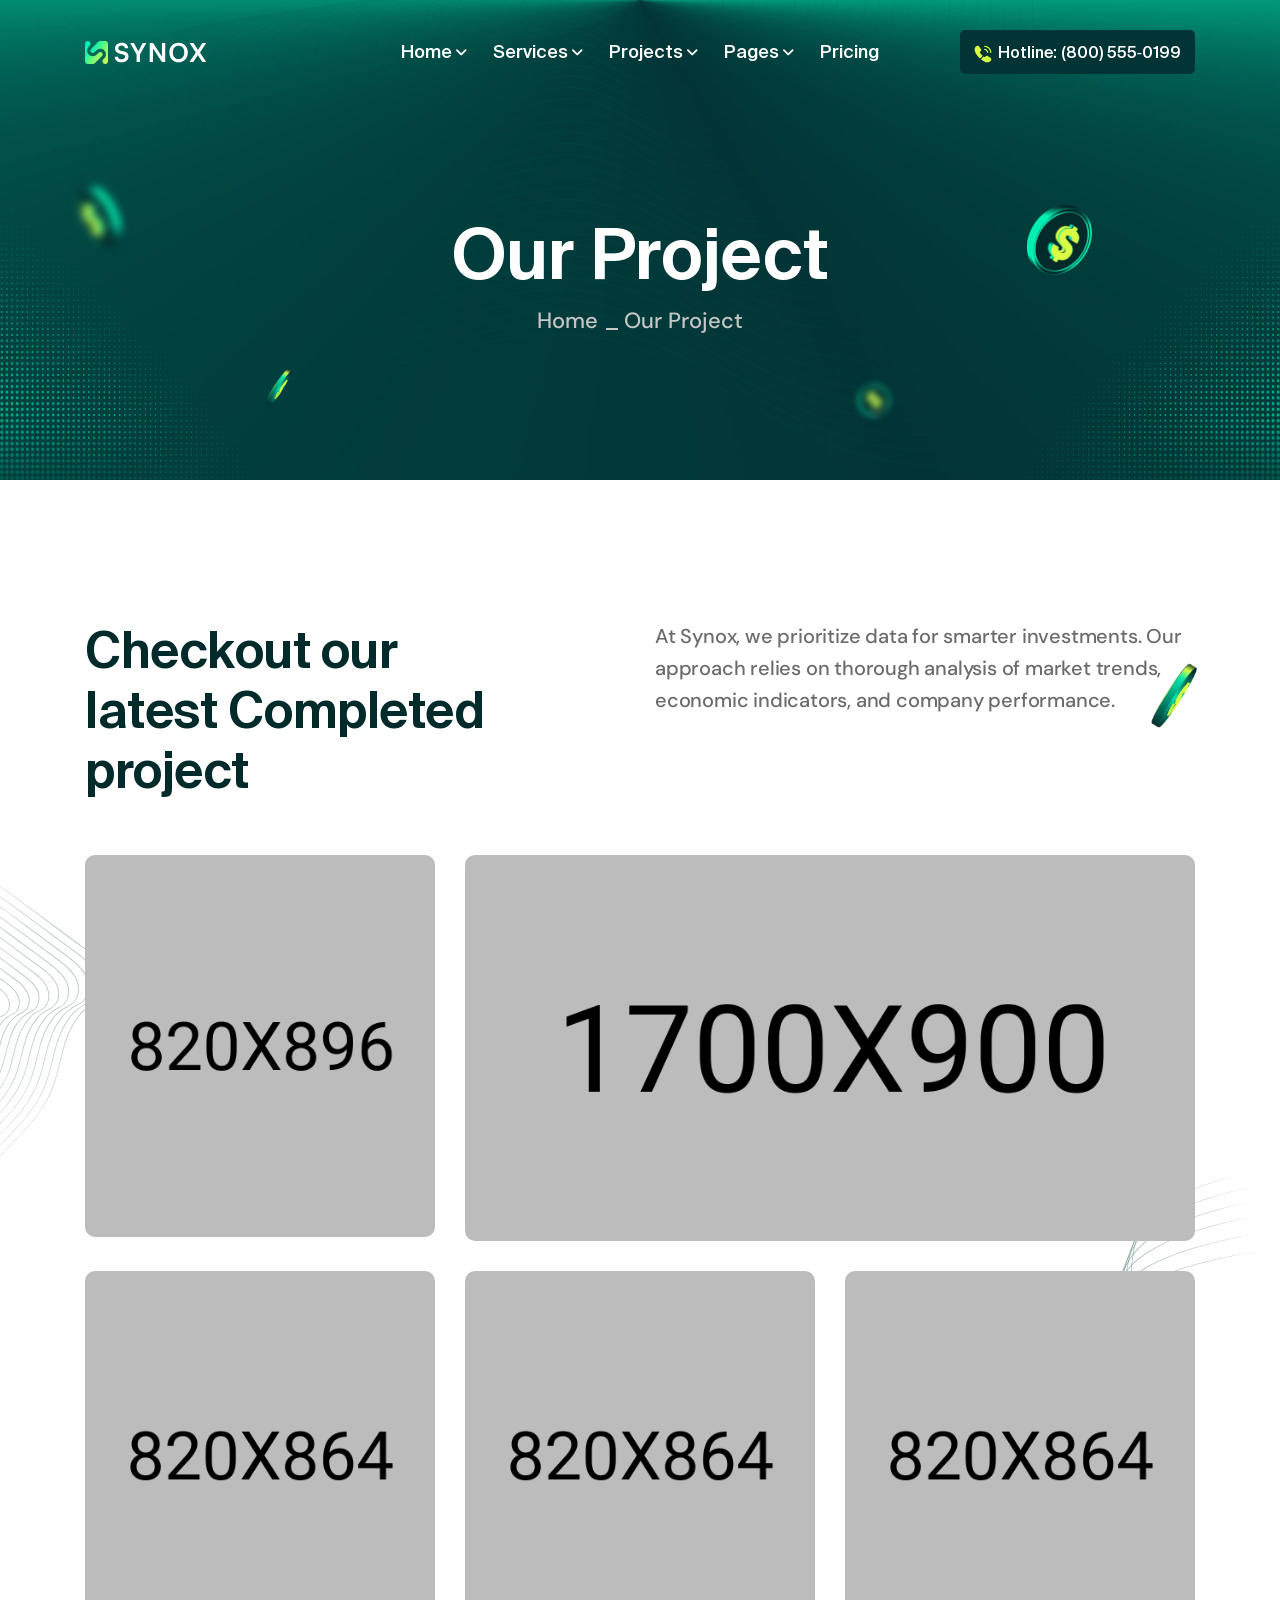
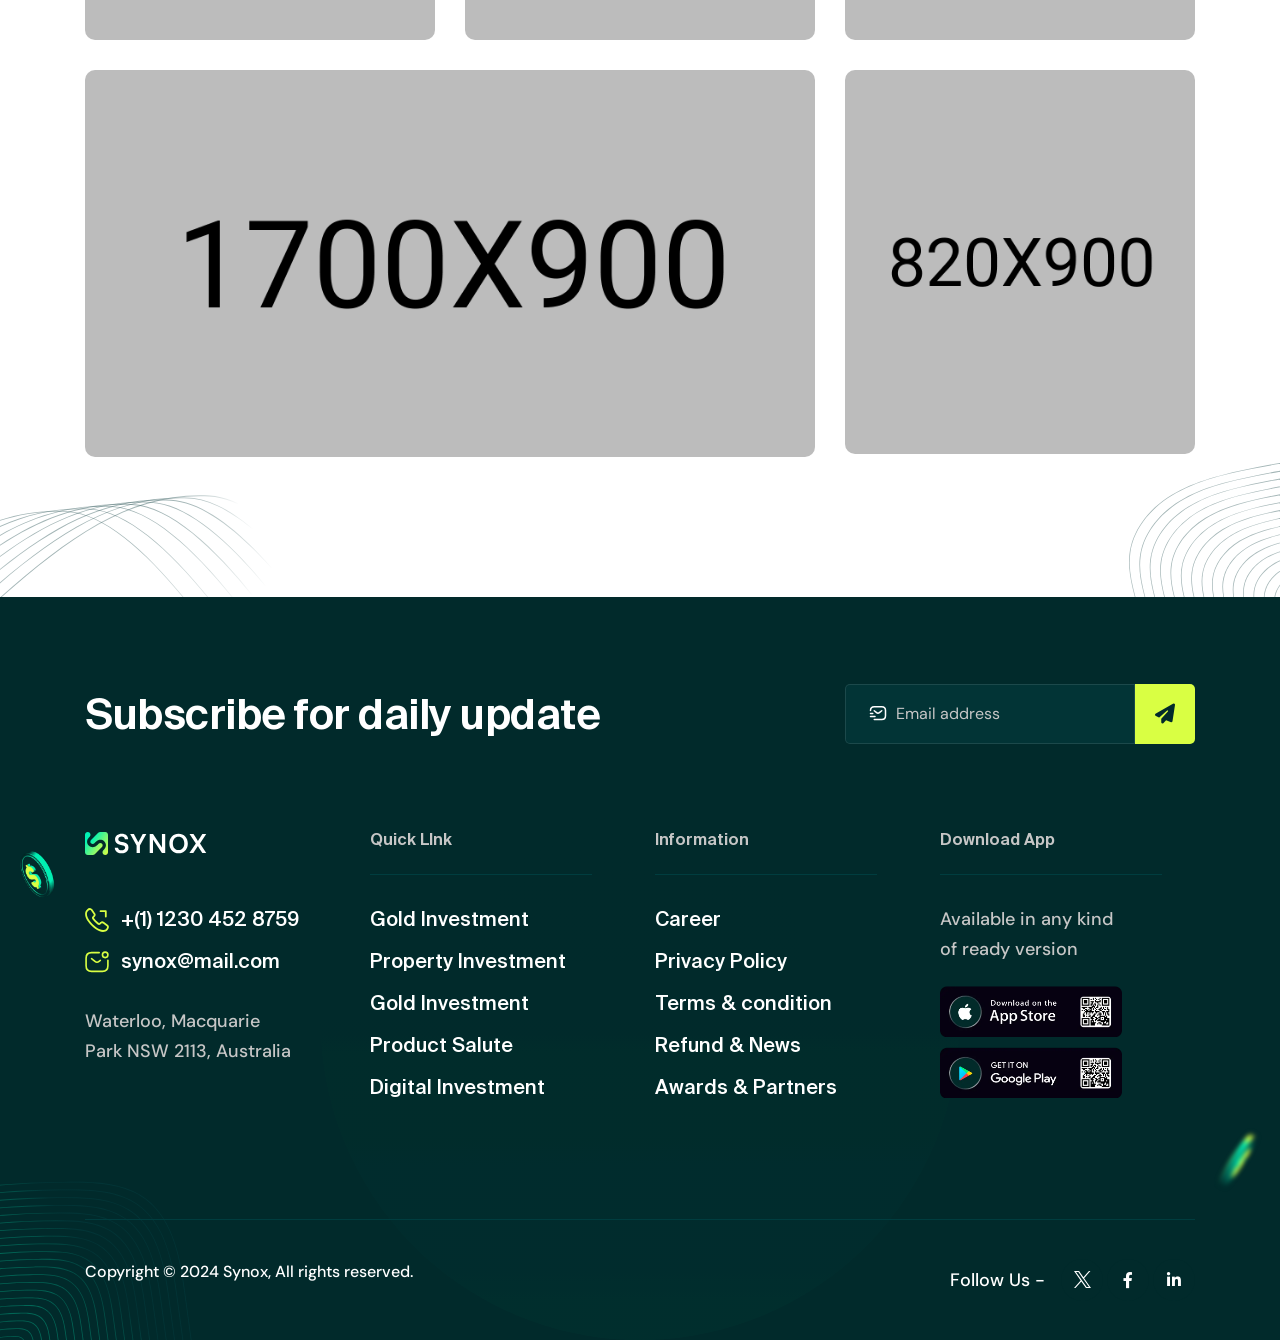
<file: projects.html>
<!doctype html>
<html lang="en">

  <head>

    <meta charset="utf-8">
    <meta name="viewport" content="width=device-width, initial-scale=1, shrink-to-fit=no">
    <meta http-equiv="x-ua-compatible" content="ie=edge">
    <meta name="thumbnail" content="assets/images/synox_page_thumbnail.webp">
    <meta name="description" content="Synox – Finance & Consulting Site Template.">
    <meta name="keywords" content="Finance & Consulting Bootstrap Site Template">
    <meta name="author" content="XpressBuddy">

    <title>Our Project – Synox – Finance & Consulting Site Template.</title>
    <link rel="shortcut icon" href="assets/images/site_logo/favourite_icon.webp">

    <!-- Fraimwork - CSS Include -->
    <link rel="stylesheet" type="text/css" href="assets/css/bootstrap.min.css">

    <!-- Icon - CSS Include -->
    <link rel="stylesheet" type="text/css" href="assets/css/fontawesome.css">

    <!-- Animation - CSS Include -->
    <link rel="stylesheet" type="text/css" href="assets/css/animate.min.css">

    <!-- Carousel - CSS Include -->
    <link rel="stylesheet" type="text/css" href="assets/css/swiper-bundle.min.css">

    <!-- Video & Image Popup - CSS Include -->
    <link rel="stylesheet" type="text/css" href="assets/css/magnific-popup.min.css">

    <!-- Counter - CSS Include -->
    <link rel="stylesheet" type="text/css" href="assets/css/odometer.min.css">

    <!-- Custom - CSS Include -->
    <link rel="stylesheet" type="text/css" href="assets/css/style.css">

  </head>


  <body>

    <!-- Body Wrap - Start -->
    <div class="page_wrapper">

      <!-- Back To Top - Start -->
      <div class="backtotop">
        <a href="#" class="scroll">
          <i class="fa-solid fa-arrow-up"></i>
        </a>
      </div>
      <!-- Back To Top - End -->

      <!-- Site Header - Start
      ================================================== -->
      <header class="site_header header_layout_1 ">
        <div class="xb-header stricky">
          <div class="container">
            <div class="row align-items-center">
              <div class="col-lg-3 col-5">
                <div class="site_logo">
                  <a class="site_link" href="index.html">
                    <img src="assets/images/site_logo/site_logo_white.svg" alt="Site Logo White">
                    <img src="assets/images/site_logo/site_logo_black.svg" alt="Site Logo Black">
                  </a>
                </div>
              </div>
              <div class="col-lg-6 col-2">
                <nav class="main_menu navbar navbar-expand-lg">
                  <div class="main_menu_inner collapse navbar-collapse justify-content-lg-center" id="main_menu_dropdown">
                    <ul class="main_menu_list unordered_list justify-content-center">
                      <li class="dropdown">
                        <a class="nav-link" href="#" id="home_submenu" role="button" data-bs-toggle="dropdown" aria-expanded="false">
                          Home
                        </a>
                        <ul class="dropdown-menu" aria-labelledby="home_submenu">
                          <li><a href="index.html">Investment Solution</a></li>
                          <li><a href="index_online_banking.html">Online Banking</a></li>
                          <li><a href="index_payment_solutions.html">Payment Solutions</a></li>
                          <li><a href="index_insurance.html">Insurance</a></li>
                          <li><a href="index_car_insurance.html">Car Insurance</a></li>
                          <li><a href="index_financial_consulting.html">Financial Consulting</a></li>
                        </ul>
                      </li>
                      <li class="dropdown">
                        <a class="nav-link" href="#" id="services_submenu" role="button" data-bs-toggle="dropdown" aria-expanded="false">
                          Services
                        </a>
                        <ul class="dropdown-menu" aria-labelledby="services_submenu">
                          <li><a href="services.html">Our Services</a></li>
                          <li><a href="service_details.html">Service Details</a></li>
                        </ul>
                      </li>
                      <li class="dropdown active">
                        <a class="nav-link" href="#" id="projects_submenu" role="button" data-bs-toggle="dropdown" aria-expanded="false">
                          Projects
                        </a>
                        <ul class="dropdown-menu" aria-labelledby="projects_submenu">
                          <li class="active"><a href="projects.html">Our Projects</a></li>
                          <li><a href="project_details.html">Project Details</a></li>
                        </ul>
                      </li>
                      <li class="dropdown">
                        <a class="nav-link" href="#" id="pages_submenu" role="button" data-bs-toggle="dropdown" aria-expanded="false">
                          Pages
                        </a>
                        <ul class="dropdown-menu" aria-labelledby="pages_submenu">
                          <li><a href="contact.html">Help Center</a></li>
                          <li class="dropdown">
                            <a class="nav-link" href="#" id="blog_submenu" role="button" data-bs-toggle="dropdown" aria-expanded="false">
                              Blogs
                            </a>
                            <ul class="dropdown-menu" aria-labelledby="blog_submenu">
                              <li><a href="blog.html">Our Blogs</a></li>
                              <li><a href="blog_details.html">Blog Details</a></li>
                            </ul>
                          </li>
                          <li class="dropdown">
                            <a class="nav-link" href="#" id="career_submenu" role="button" data-bs-toggle="dropdown" aria-expanded="false">
                              Career
                            </a>
                            <ul class="dropdown-menu" aria-labelledby="career_submenu">
                              <li><a href="career.html">Join Us</a></li>
                              <li><a href="career_details.html">Job Details</a></li>
                            </ul>
                          </li>
                          <li><a href="error.html">404 Error</a></li>
                        </ul>
                      </li>
                      <li><a href="pricing.html">Pricing</a></li>
                    </ul>
                  </div>
                </nav>
              </div>
              <div class="col-lg-3 col-5">
                <ul class="btns_group p-0 unordered_list justify-content-end">
                  <li>
                    <button class="mobile_menu_btn" type="button" data-bs-toggle="collapse" data-bs-target="#main_menu_dropdown" aria-expanded="false" aria-label="Toggle navigation">
                      <i class="far fa-bars"></i>
                    </button>
                  </li>
                  <li>
                    <a class="hotline_btn" href="tel:8005550199">
                      <span class="btn_icon">
                        <img src="assets/images/icons/icon_calling.svg" alt="Icon Calling">
                      </span>
                      <span class="btn_label" data-text="Hotline: (800) 555‑0199">Hotline: (800) 555‑0199</span>
                    </a>
                  </li>
                </ul>
              </div>
            </div>
          </div>
        </div>
      </header>
      <!-- Site Header - End
      ================================================== -->

      <!-- Main Body - Start
      ================================================== -->
      <main class="page_content">

        <!-- Page Header - Start
        ================================================== -->
        <section class="page_header text-center bg-dark section_decoration overflow-hidden" style="background-image: url('assets/images/backgrounds/page_header_bg_1.webp');">
          <div class="container">
            <h1 class="page_title text-white">Our Project</h1>
            <ul class="breadcrumb_nav unordered_list justify-content-center">
              <li><a href="index.html">Home</a></li>
              <li class="active"><a href="#!">Our Project</a></li>
            </ul>
          </div>
          <div class="decoration_item shape_nate">
            <img src="assets/images/shapes/shape_nate.svg" alt="Shape Nate">
          </div>
          <div class="decoration_item shape_dollar_1 wow fadeInUp" data-wow-delay=".2s">
            <img src="assets/images/shapes/shape_dollar_1.webp"  data-parallax='{"y" : 100, "smoothness": 10}' alt="Shape Dollar">
          </div>
          <div class="decoration_item shape_dollar_2 wow fadeInUp" data-wow-delay=".2s">
            <img src="assets/images/shapes/shape_dollar_2.webp" data-parallax='{"y" : 100, "smoothness": 10}' alt="Shape Dollar">
          </div>
          <div class="decoration_item shape_dollar_3 wow fadeInUp" data-wow-delay=".3s">
            <img src="assets/images/shapes/shape_dollar_3.webp" data-parallax='{"y" : -100, "smoothness": 10}' alt="Shape Dollar">
          </div>
          <div class="decoration_item shape_dollar_4 wow fadeInUp" data-wow-delay=".3s">
            <img src="assets/images/shapes/shape_dollar_4.webp" data-parallax='{"y" : -100, "smoothness": 10}' alt="Shape Dollar">
          </div>
          <div class="decoration_item shape_pattern_1">
            <img src="assets/images/shapes/breadcrumb_shape_pattern_1.svg" alt="Shape Pattern">
          </div>
          <div class="decoration_item shape_pattern_2">
            <img src="assets/images/shapes/breadcrumb_shape_pattern_2.svg" alt="Shape Pattern">
          </div>
        </section>
        <!-- Page Header - End
        ================================================== -->

        <!-- Project Section - Start
        ================================================== -->
        <section class="project_section section_space section_decoration overflow-hidden">
          <div class="container">
            <div class="heading_block">
              <div class="row justify-content-lg-between">
                <div class="col-lg-5">
                  <h2 class="heading_text mb-0">
                    Checkout our latest Completed project
                  </h2>
                </div>
                <div class="col-lg-6">
                  <p class="heading_description mb-0">
                    At Synox, we prioritize data for smarter investments. Our approach relies on thorough analysis of market trends, economic  indicators, and company performance. 
                  </p>
                </div>
              </div>
            </div>

            <div class="row">
              <div class="col-lg-4">
                <a class="image_hover_effect_block" href="project_details.html">
                  <span class="image_wrap">
                    <img src="assets/images/projects/project_image_1.webp" alt="Project Image">
                  </span>
                  <span class="content_wrap">
                    <strong class="item_title">Finance Consultancy</strong>
                    <small class="item_tag">Advisory</small>
                  </span>
                </a>
              </div>
              <div class="col-lg-8">
                <a class="image_hover_effect_block" href="project_details.html">
                  <span class="image_wrap">
                    <img src="assets/images/projects/project_image_2.webp" alt="Project Image">
                  </span>
                  <span class="content_wrap">
                    <strong class="item_title">Tax Planning for Business</strong>
                    <small class="item_tag">Advisory</small>
                  </span>
                </a>
              </div>
              <div class="col-lg-4">
                <a class="image_hover_effect_block" href="project_details.html">
                  <span class="image_wrap">
                    <img src="assets/images/projects/project_image_3.webp" alt="Project Image">
                  </span>
                  <span class="content_wrap">
                    <strong class="item_title">Minimizing Tax Burden</strong>
                    <small class="item_tag">Advisory</small>
                  </span>
                </a>
              </div>
              <div class="col-lg-4">
                <a class="image_hover_effect_block" href="project_details.html">
                  <span class="image_wrap">
                    <img src="assets/images/projects/project_image_4.webp" alt="Project Image">
                  </span>
                  <span class="content_wrap">
                    <strong class="item_title">Retirement Planning</strong>
                    <small class="item_tag">Planning</small>
                  </span>
                </a>
              </div>
              <div class="col-lg-4">
                <a class="image_hover_effect_block" href="project_details.html">
                  <span class="image_wrap">
                    <img src="assets/images/projects/project_image_5.webp" alt="Project Image">
                  </span>
                  <span class="content_wrap">
                    <strong class="item_title">Investment Portfolio</strong>
                    <small class="item_tag">Portfolio</small>
                  </span>
                </a>
              </div>
              <div class="col-lg-8">
                <a class="image_hover_effect_block" href="project_details.html">
                  <span class="image_wrap">
                    <img src="assets/images/projects/project_image_6.webp" alt="Project Image">
                  </span>
                  <span class="content_wrap">
                    <strong class="item_title">Employee Financial Education</strong>
                    <small class="item_tag">Financial</small>
                  </span>
                </a>
              </div>
              <div class="col-lg-4">
                <a class="image_hover_effect_block" href="project_details.html">
                  <span class="image_wrap">
                    <img src="assets/images/projects/project_image_7.webp" alt="Project Image">
                  </span>
                  <span class="content_wrap">
                    <strong class="item_title">Finance Consultancy</strong>
                    <small class="item_tag">Advisory</small>
                  </span>
                </a>
              </div>
            </div>
          </div>
          <div class="decoration_item shape_dollar_1 wow fadeInUp" data-wow-delay=".2s">
            <img src="assets/images/shapes/shape_dollar_3.webp" data-parallax='{"y" : 300, "smoothness": 10}' alt="Shape Dollar">
          </div>
          <div class="decoration_item shape_nate_1 wow fadeInUp">
            <img src="assets/images/shapes/shape_nate_3.svg" alt="Shape Nate">
          </div>
          <div class="decoration_item shape_nate_2 wow fadeInUp">
            <img src="assets/images/shapes/shape_nate_4.svg" alt="Shape Nate">
          </div>
          <div class="decoration_item shape_nate_3 wow fadeInUp">
            <img src="assets/images/shapes/shape_nate_5.svg" alt="Shape Nate">
          </div>
          <div class="decoration_item shape_nate_4 wow fadeInUp">
            <img src="assets/images/shapes/shape_nate_6.svg" alt="Shape Nate">
          </div>
        </section>
        <!-- Project Section - End
        ================================================== -->

      </main>
      <!-- Main Body - End
      ================================================== -->

      <!-- Site Footer - Start
      ================================================== -->
      <footer class="site_footer footer_layout_1 bg-dark section_decoration">
        <div class="container">
          <div class="footer_newsletter pb-0">
            <div class="row align-items-center justify-content-lg-between">
              <div class="col-lg-6">
                <div class="heading_block mb-0 text-white">
                  <h2 class="heading_text mb-0">
                    Subscribe for daily update
                  </h2>
                </div>
              </div>
              <div class="col-lg-4">
                <form class="newsletter_input" action="#">
                  <label for="footer_newsletter_input">
                    <img src="assets/images/icons/icon_email.svg" alt="Icon Email">
                  </label>
                  <input id="footer_newsletter_input" type="email" name="email" placeholder="Email address">
                  <button class="submit_btn" type="submit">
                    <i class="fa-solid fa-paper-plane"></i>
                  </button>
                </form>
              </div>
            </div>
          </div>

          <div class="footer_content_wrapper">
            <div class="row">
              <div class="col-lg-3 col-md-6 col-sm-6">
                <div class="site_logo">
                  <a class="site_link" href="index.html">
                    <img src="assets/images/site_logo/site_logo_white.svg" alt="Site Logo">
                  </a>
                </div>
                <ul class="iconlist_block unordered_list_block">
                  <li>
                    <a href="tel:+112304528759">
                      <span class="iconlist_icon">
                        <img src="assets/images/icons/icon_calling_2.svg" alt="Icon Calling">
                      </span>
                      <span class="iconlist_text">+(1) 1230 452 8759</span>
                    </a>
                  </li>
                  <li>
                    <a href="mailto:synox@mail.com">
                      <span class="iconlist_icon">
                        <img src="assets/images/icons/icon_email_2.svg" alt="Icon Email">
                      </span>
                      <span class="iconlist_text">synox@mail.com</span>
                    </a>
                  </li>
                </ul>
                <p class="mb-0 pe-lg-5">
                  Waterloo, Macquarie Park NSW 2113, Australia
                </p>
              </div>
              <div class="col-lg-3 col-md-6 col-sm-6 pe-lg-5">
                <h3 class="footer_info_title">Quick LInk</h3>
                <ul class="iconlist_block unordered_list_block">
                  <li>
                    <a href="#!">
                      <span class="iconlist_text">Gold Investment</span>
                    </a>
                  </li>
                  <li>
                    <a href="#!">
                      <span class="iconlist_text">Property Investment</span>
                    </a>
                  </li>
                  <li>
                    <a href="#!">
                      <span class="iconlist_text">Gold Investment</span>
                    </a>
                  </li>
                  <li>
                    <a href="#!">
                      <span class="iconlist_text">Product Salute</span>
                    </a>
                  </li>
                  <li>
                    <a href="#!">
                      <span class="iconlist_text">Digital Investment</span>
                    </a>
                  </li>
                </ul>
              </div>
              <div class="col-lg-3 col-md-6 col-sm-6 pe-lg-5">
                <h3 class="footer_info_title">Information</h3>
                <ul class="iconlist_block unordered_list_block">
                  <li>
                    <a href="#!">
                      <span class="iconlist_text">Career</span>
                    </a>
                  </li>
                  <li>
                    <a href="#!">
                      <span class="iconlist_text">Privacy Policy</span>
                    </a>
                  </li>
                  <li>
                    <a href="#!">
                      <span class="iconlist_text">Terms & condition</span>
                    </a>
                  </li>
                  <li>
                    <a href="#!">
                      <span class="iconlist_text">Refund & News</span>
                    </a>
                  </li>
                  <li>
                    <a href="#!">
                      <span class="iconlist_text">Awards & Partners</span>
                    </a>
                  </li>
                </ul>
              </div>
              <div class="col-lg-3 col-md-6 col-sm-6 pe-lg-5">
                <h3 class="footer_info_title">Download App</h3>
                <p class="pe-lg-5">
                  Available in any kind of ready version
                </p>
                <ul class="app_download_btns unordered_list_block">
                  <li>
                    <a href="#">
                      <img src="assets/images/app_store.webp" alt="App Store">
                    </a>
                  </li>
                  <li>
                    <a href="#">
                      <img src="assets/images/google_play.webp" alt="Google Play">
                    </a>
                  </li>
                </ul>
              </div>
            </div>
          </div>

          <div class="footer_bottom">
            <div class="row">
              <div class="col-md-6">
                <p class="copyright_text mb-0 text-white">
                  Copyright © 2024 Synox, All rights reserved.
                </p>
              </div>
              <div class="col-md-6">
                <div class="d-flex align-items-center justify-content-center justify-content-md-end">
                  <p class="mb-0 text-white">Follow Us -</p>
                  <ul class="social_icons_block unordered_list ms-3">
                    <li>
                      <a aria-label="Twitter X" href="#!">
                        <svg viewBox="0 0 15 15" xmlns="http://www.w3.org/2000/svg">
                          <path d="M8.92704 6.35148L14.5111 0H13.1879L8.33921 5.5149L4.4666 0H0L5.85615 8.3395L0 15H1.32333L6.44364 9.17608L10.5334 15H15L8.92671 6.35148H8.92704ZM7.11456 8.41297L6.52121 7.58255L1.80014 0.974755H3.83269L7.64265 6.30746L8.236 7.13788L13.1885 14.0696H11.156L7.11456 8.41329V8.41297Z"/>
                        </svg>
                      </a>
                    </li>
                    <li><a aria-label="Facebook" href="#!"><i class="fa-brands fa-facebook-f"></i></a></li>
                    <li><a aria-label="Linkedin" href="#!"><i class="fa-brands fa-linkedin-in"></i></a></li>
                  </ul>
                </div>
              </div>
            </div>
          </div>
        </div>
        <div class="decoration_item shape_finto">
          <img src="assets/images/shapes/shape_finto.svg" alt="Shape Finto">
        </div>
        <div class="decoration_item shape_finto">
          <img src="assets/images/shapes/shape_finto.svg" alt="Shape Finto">
        </div>
        <div class="decoration_item shape_nate">
          <img src="assets/images/shapes/shape_nate_2.svg" alt="Shape Nate">
        </div>
        <div class="decoration_item shape_dollar_1">
          <img src="assets/images/shapes/shape_dollar_5.webp" data-parallax='{"y" : 100, "smoothness": 10}' alt="Shape Nate">
        </div>
        <div class="decoration_item shape_dollar_2">
          <img src="assets/images/shapes/shape_dollar_3.webp" data-parallax='{"y" : -100, "smoothness": 10}' alt="Shape Nate">
        </div>
      </footer>
      <!-- Site Footer - End
      ================================================== -->

    </div>
    <!-- Body Wrap - End -->

    <!-- Fraimwork - Jquery Include -->
    <script src="assets/js/jquery.min.js"></script>
    <script src="assets/js/popper.min.js"></script>
    <script src="assets/js/bootstrap.min.js"></script>
    <script src="assets/js/bootstrap-dropdown-ml-hack.min.js"></script>

    <!-- Carousel - Jquery Include -->
    <script src="assets/js/swiper-bundle.min.js"></script>

    <!-- Animations - jquery include -->
    <script src="assets/js/parallaxie.js"></script>
    <script src="assets/js/parallax-scroll.js"></script>
    <script src="assets/js/wow.min.js"></script>

    <!-- Video & Image Popup - Jquery Include -->
    <script src="assets/js/magnific-popup.min.js"></script>

    <!-- Counter - Jquery Include -->
    <script src="assets/js/appear.min.js"></script>
    <script src="assets/js/odometer.min.js"></script>

    <!-- Content Auto Sliding - jquery include -->
    <script src="assets/js/ticker.min.js"></script>

    <!-- Custom - Jquery Include -->
    <script src="assets/js/main.js"></script>

  </body>
</html>
</file>
<file: assets/css/style.css>
@charset "UTF-8";
/* Table Of Content - start
================================================== */
/* 
* Project Name   :  Synox – Finance & Consulting Site Template.
* File           :  CSS Base
* Version        :  1.0.0
* Author         :  XpressBuddy (https://themeforest.net/user/xpressbuddy/portfolio)
* Developer			 :	webrok (https://www.fiverr.com/webrok?up_rollout=true)

==================================================

1 - Template Global Settings
* - 1.1 - Template Fonts
* - 1.2 - Template Reset

2 - Template Elements
* - 2.01 - Template CSS Animations
* - 2.02 - Backtotop Button
* - 2.03 - Template Gapping or Spacing
* - 2.04 - Order & Unorder List
* - 2.05 - Buttons
* - 2.06 - Typography
* - 2.07 - Authorbox
* - 2.08 - Carousel or Slider
* - 2.90 - Form
* - 2.10 - Video
* - 2.11 - Social Icons
* - 2.12 - Counter or Funfact
* - 2.13 - Rating Star
* - 2.14 - Accordion
* - 2.15 - Pagination Nav
* - 2.16 - Icon Block
* - 2.17 - Iconbox
* - 2.18 - Tab
* - 2.19 - Table

3 - Template Parts
* - 3.01 - Site Header
* - 3.02 - Site Footer
* - 3.03 - Page Header, Page Banner, Breadcrumb
* - 3.04 - Sidebar

4 - Template Components
* - 4.01 - Blog
* - 4.02 - Call To Action
* - 4.03 - Case
* - 4.04 - Client Logo
* - 4.05 - Hero Sections
* - 4.06 - Policy
* - 4.07 - Portfolio
* - 4.08 - Review
* - 4.09 - Service
* - 4.10 - Team

5 - Template Pages
* - 5.01 - About Page
* - 5.02 - Contact Page
* - 5.03 - Details Pages
* - 5.04 - Pricing Page
* - 5.05 - Home Pages

*/
/* Table Of Content - end
================================================== */
@import url("https://fonts.googleapis.com/css2?family=DM+Sans:ital,opsz,wght@0,9..40,100..1000;1,9..40,100..1000&display=swap");
:root, [data-bs-theme=light] {
  --bs-body-font-family: "DM Sans", sans-serif;
  --bs-heading-font-family: 'SuisseIntl SemiBold';
  --bs-body-font-size: 16px;
  --bs-body-font-weight: 400;
  --bs-body-line-height: 1.5;
  --bs-body-bg: #FFFFFF;
  --bs-body-bg-rgb: 255, 255, 255;
  --bs-body-color: #6B6B6B;
  --bs-body-color-rgb: 107, 107, 107;
  --bs-secondary-color: #C6C6C6;
  --bs-secondary-color-rgb: 198, 198, 198;
  --bs-heading-color: #012A2B;
  --bs-primary: #D9FF43;
  --bs-dark: #012A2B;
  --bs-light: #E4EEEF;
  --bs-secondary: #023436;
  --bs-primary-rgb: 217, 255, 67;
  --bs-dark-rgb: 1, 42, 43;
  --bs-light-rgb: 228, 238, 239;
  --bs-secondary-rgb: 2, 52, 54;
  --bs-border-color: #E4EEEF;
  --bs-border-color-translucent: rgba(228, 238, 239, 1);
  --bs-border-radius: 10px;
  --bs-border-radius-sm: 5px;
  --bs-border-radius-lg: 20px;
  --bs-transition: 300ms ease; }

/* 1.1 - Template Fonts - Start
================================================== */
@font-face {
  font-family: 'SuisseIntl Regular';
  src: url("../fonts/suisseIntl-regular.ttf") format("truetype");
  font-weight: 400;
  font-style: normal;
  font-display: swap; }
@font-face {
  font-family: 'SuisseIntl Medium';
  src: url("../fonts/suisseIntl-medium.ttf") format("truetype");
  font-weight: 500;
  font-style: normal;
  font-display: swap; }
@font-face {
  font-family: 'SuisseIntl SemiBold';
  src: url("../fonts/suisseIntl-semibold.ttf") format("truetype");
  font-weight: 600;
  font-style: normal;
  font-display: swap; }
@font-face {
  font-family: 'SuisseIntl Bold';
  src: url("../fonts/suisseIntl-bold.ttf") format("truetype");
  font-weight: 700;
  font-style: normal;
  font-display: swap; }
/* 1.1 - Template Fonts - End
================================================== */
/* 1.2 - Template Reset - Start
================================================== */
body {
  margin: 0;
  padding: 0;
  font-size: var(--bs-body-font-size);
  font-weight: var(--bs-body-font-weight);
  line-height: var(--bs-body-line-height);
  font-style: normal;
  font-optical-sizing: auto;
  color: var(--bs-body-color);
  font-family: var(--bs-body-font-family);
  background-color: var(--bs-body-bg);
  text-rendering: optimizelegibility;
  -moz-osx-font-smoothing: grayscale;
  -webkit-font-smoothing: antialiased; }

.page_wrapper {
  overflow: hidden;
  position: relative; }

iframe {
  border: none; }

a:focus,
a:active,
input,
input:hover,
input:focus,
input:active,
textarea,
textarea:hover,
textarea:focus,
textarea:active {
  outline: none; }

img:not([draggable]),
embed,
object,
video {
  height: auto;
  max-width: 100%; }

img {
  border: none;
  height: auto;
  max-width: 100%;
  user-select: none;
  vertical-align: middle; }

a {
  outline: 0;
  display: inline-block;
  text-decoration: none;
  transition: var(--bs-transition);
  font-family: var(--bs-body-font-family); }
  a:active, a:focus, a:hover, a:visited {
    outline: 0;
    text-decoration: none; }

button {
  padding: 0px;
  border: none;
  outline: none;
  background: none;
  display: inline-block;
  transition: var(--bs-transition);
  font-family: var(--bs-body-font-family); }
  button:focus {
    outline: none; }

h1, h2, h3, h4, h5, h6 {
  color: var(--bs-heading-color);
  font-family: var(--bs-heading-font-family); }

b, strong {
  font-weight: 700; }

hr {
  opacity: 1;
  height: 1px;
  border: none;
  margin: 25px 0;
  background-color: var(--bs-border-color); }

mark {
  padding: 0;
  color: var(--bs-primary);
  background-color: transparent; }

.container {
  padding-left: 15px;
  padding-right: 15px; }

.container-fluid {
  padding-left: 30px;
  padding-right: 30px; }

.row {
  margin: -15px; }

[class*="col-"] {
  padding: 15px; }

.dropdown-menu {
  padding: 6px 0;
  margin-top: 30px;
  transition: 200ms;
  background-color: var(--bs-white);
  border-radius: var(--bs-border-radius);
  border: 1px solid var(--bs-border-color);
  box-shadow: 0 20px 30px 0 rgba(0, 0, 0, 0.1); }
  .dropdown-menu:before {
    left: 0;
    right: 0;
    top: -30px;
    content: '';
    height: 30px;
    display: block;
    position: absolute; }
  .dropdown-menu > li {
    padding: 0 6px; }
    .dropdown-menu > li:not(:last-child) {
      margin-bottom: 1px; }
    .dropdown-menu > li > a {
      gap: 8px;
      display: flex;
      font-size: 16px;
      font-weight: 500;
      line-height: 20px;
      position: relative;
      border-radius: 7px;
      align-items: center;
      white-space: nowrap;
      color: var(--bs-dark);
      padding: 11px 20px 10px;
      justify-content: space-between; }
    .dropdown-menu > li:hover > a, .dropdown-menu > li.active > a {
      color: var(--bs-white);
      background-color: var(--bs-dark); }

.dropdown-toggle {
  gap: 10px;
  align-items: center;
  display: inline-flex; }

.dropdown-toggle::after {
  margin: 0;
  border: none;
  line-height: 1;
  content: '\f107';
  font-weight: 400;
  color: currentColor;
  font-family: 'Font Awesome 6 Pro'; }

@media screen and (min-width: 992px) {
  .dropdown-menu {
    left: 0;
    opacity: 0;
    display: block;
    visibility: hidden;
    transform: translateY(4px); }
    .dropdown-menu > .dropdown > .dropdown-menu {
      left: 100%; }

  .dropdown:hover > .dropdown-menu {
    opacity: 1;
    display: block;
    visibility: visible;
    transform: translateY(0px); }
    .dropdown:hover > .dropdown-menu > .dropdown > .dropdown-menu {
      transform: translateY(0px); } }
.language_dropdown .dropdown-toggle {
  display: flex;
  text-transform: uppercase;
  color: var(--bs-body-color); }
  .language_dropdown .dropdown-toggle:after {
    margin-left: -6px; }
  .language_dropdown .dropdown-toggle .name {
    color: currentColor; }
.language_dropdown .dropdown-menu {
  margin-top: 10px; }
  .language_dropdown .dropdown-menu:before {
    top: -10px;
    height: 10px; }
.language_dropdown .dropdown-menu {
  gap: 1px;
  border: none;
  padding: 6px;
  border-radius: 6px;
  background-color: var(--bs-white); }
  .language_dropdown .dropdown-menu > ul > li {
    gap: 10px;
    display: flex;
    cursor: pointer;
    border-radius: 4px;
    align-items: center;
    padding: 8px 20px 8px 10px; }
    .language_dropdown .dropdown-menu > ul > li:hover, .language_dropdown .dropdown-menu > ul > li.active {
      background-color: var(--bs-gray-200); }
.language_dropdown .flag {
  width: 24px;
  height: 24px;
  flex: 0 0 auto;
  overflow: hidden;
  border-radius: 100%;
  display: inline-flex; }
  .language_dropdown .flag img {
    object-fit: cover; }
.language_dropdown .name {
  line-height: 1;
  font-size: 14px;
  font-weight: 500;
  color: var(--bs-dark); }

.overlay {
  top: 0;
  left: 0;
  right: 0;
  bottom: 0;
  z-index: -1;
  position: absolute; }

.section_decoration {
  z-index: 1;
  position: relative; }
  .section_decoration .decoration_item {
    z-index: -1;
    position: absolute; }

.badge {
  line-height: 1;
  font-size: 14px;
  font-weight: 500;
  padding: 8px 10px;
  border-radius: 5px; }
  .badge .fa-circle {
    font-size: 12px; }

.badge.style_2 {
  gap: 10px;
  padding: 8px 10px;
  border-radius: 50px;
  align-items: center;
  display: inline-flex;
  justify-content: center;
  color: var(--bs-heading-color);
  font-family: 'SuisseIntl Medium';
  background-color: var(--bs-white);
  box-shadow: 0 4px 11px 0 rgba(1, 58, 55, 0.15); }

.ml-10 {
  margin-left: 10px !important; }

/* 1.2 - Template Reset - End
================================================== */
.appp_btn .btn {
  padding: 18px 30px;
  font-size: 14px; }

/* 2.01 - Template CSS Animations - Start
================================================== */
@keyframes fadeInDown {
  0% {
    opacity: 0;
    transform: translateY(-20px); }
  100% {
    opacity: 1;
    transform: translateY(0); } }
.fadeInDown {
  animation-name: fadeInDown; }

@keyframes phoneRinging {
  from {
    transform: rotate3d(0, 0, 1, 0deg); }
  20%, 32%, 44%, 56%, 68% {
    transform: rotate3d(0, 0, 1, 0deg); }
  23%, 35%, 47%, 59%, 71% {
    transform: rotate3d(0, 0, 1, 15deg); }
  26%, 38%, 50%, 62%, 74% {
    transform: rotate3d(0, 0, 1, 0deg); }
  29%, 41%, 53%, 65%, 77% {
    transform: rotate3d(0, 0, 1, -15deg); }
  80% {
    transform: rotate3d(0, 0, 1, 0deg); } }
.phoneRinging {
  animation: phoneRinging 1.5s infinite linear; }

@keyframes spin {
  0% {
    transform: rotate(0deg); }
  100% {
    transform: rotate(360deg); } }
.spinner {
  animation: spin 1s linear infinite; }

@keyframes ripple {
  0% {
    opacity: 0.9; }
  100% {
    opacity: 0;
    transform: scale(1.6); } }
.ripple {
  animation: ripple 1.5s linear infinite; }

.path {
  stroke-dasharray: 6;
  stroke-dashoffset: 6;
  animation: dash 4s linear infinite; }

@keyframes dash {
  0% {
    stroke-dashoffset: 100; }
  100% {
    stroke-dashoffset: 0; } }
.path_2 {
  stroke-dasharray: 6;
  stroke-dashoffset: 6;
  animation: dashTwo 4s linear infinite; }

@keyframes dashTwo {
  0% {
    stroke-dashoffset: 0; }
  100% {
    stroke-dashoffset: 100; } }
/* 2.01 - Template CSS Animations - End
================================================== */
/* 2.02 - Backtotop Button - Start
================================================== */
.backtotop {
  right: 15px;
  z-index: 999;
  bottom: 60px;
  display: none;
  position: fixed; }
  .backtotop .scroll {
    z-index: 1;
    width: 42px;
    height: 42px;
    display: flex;
    font-size: 15px;
    position: relative;
    align-items: center;
    border-radius: 100%;
    color: var(--bs-dark);
    justify-content: center;
    background-color: var(--bs-white);
    border: 1px solid var(--bs-border-color);
    box-shadow: 0 20px 30px 0 rgba(0, 0, 0, 0.1); }
    .backtotop .scroll:hover {
      color: var(--bs-dark); }

/* 2.02 - Backtotop Button - End
================================================== */
/* 2.03 - Template Gapping or Spacing - Start
================================================== */
.section_space {
  padding-top: 140px;
  padding-bottom: 140px; }

/* 2.03 - Template Gapping or Spacing - End
================================================== */
/* 2.04 - Order & Unorder List - Start
================================================== */
[class*="unordered_list"] {
  margin: 0;
  padding: 0;
  display: flex;
  flex-wrap: wrap;
  align-items: center; }
  [class*="unordered_list"] > li {
    float: left;
    list-style: none;
    display: inline-block; }

.unordered_list_block {
  display: flex;
  flex-direction: column; }
  .unordered_list_block > li {
    width: 100%;
    display: block; }

.iconlist_block.unordered_list_block {
  gap: 12px; }
.iconlist_block > li {
  gap: 12px;
  display: flex;
  font-size: 20px;
  font-weight: 500;
  line-height: 30px;
  align-items: flex-start; }
.iconlist_block a {
  gap: 12px;
  display: inline-flex;
  align-items: flex-start;
  color: var(--bs-body-color); }
  .iconlist_block a:hover {
    color: var(--bs-primary); }
.iconlist_block .iconlist_icon:has(.fa-circle) {
  font-size: 6px;
  color: var(--bs-primary); }
.iconlist_block .iconlist_icon img {
  width: 24px;
  margin-top: -2px; }

.filter_elements_nav {
  display: flex;
  flex-wrap: wrap;
  margin-bottom: 70px; }
  .filter_elements_nav ul {
    gap: 1px;
    padding: 7px;
    border-radius: 10px;
    background-color: #D8E4E5; }
    .filter_elements_nav ul > li:hover button {
      background-color: var(--bs-white); }
    .filter_elements_nav ul > li.active button {
      background-color: var(--bs-white);
      box-shadow: 0 6px 12px 0 rgba(167, 197, 203, 0.39); }
  .filter_elements_nav button {
    line-height: 1;
    font-size: 16px;
    font-weight: 700;
    padding: 14px 30px;
    border-radius: 10px;
    color: var(--bs-heading-color); }

.post_meta {
  gap: 30px; }
  .post_meta > li {
    font-size: 16px;
    font-weight: 600; }
  .post_meta a {
    gap: 8px;
    line-height: 1;
    align-items: center;
    display: inline-flex;
    color: var(--bs-body-color); }
    .post_meta a:hover {
      color: var(--bs-heading-color); }
    .post_meta a.bg-white {
      border-radius: 5px;
      padding: 6px 8px 5px; }
  .post_meta .meta_icon {
    color: var(--bs-heading-color); }
    .post_meta .meta_icon img {
      display: block; }

.tags_block {
  gap: 10px; }
  .tags_block a {
    font-size: 14px;
    font-weight: 500;
    border-radius: 6px;
    align-items: center;
    display: inline-flex;
    padding: 7px 20px 6px;
    background-size: 100% 0%;
    color: var(--bs-body-color);
    background-repeat: no-repeat;
    background-color: var(--bs-white);
    background-position: center bottom;
    border: 1px solid var(--bs-border-color);
    background-image: linear-gradient(45deg, #00F1B5, #D9FF43); }
    .tags_block a:hover {
      background-size: 100% 100%;
      color: var(--bs-heading-color); }

.category_list_block > li:not(:last-child) {
  border-bottom: 1px solid var(--bs-border-color); }
.category_list_block a {
  display: flex;
  padding: 16px 0;
  font-size: 20px;
  font-weight: 500;
  align-items: center;
  justify-content: space-between; }
  .category_list_block a span {
    color: var(--bs-body-color); }
    .category_list_block a span:first-child {
      transform: translateX(-24px); }
      .category_list_block a span:first-child i {
        opacity: 0;
        color: inherit;
        transition: var(--bs-transition); }
  .category_list_block a:hover span {
    color: var(--bs-dark); }
    .category_list_block a:hover span:first-child {
      transform: translateX(0px); }
      .category_list_block a:hover span:first-child i {
        opacity: 1;
        color: inherit; }
.category_list_block span {
  gap: 10px;
  align-items: center;
  display: inline-flex;
  transition: var(--bs-transition); }

/* 2.04 - Order & Unorder List - End
================================================== */
/* 2.05 - Buttons - Start
================================================== */
.btns_group {
  gap: 30px;
  display: flex;
  padding: 50px 0;
  align-items: center;
  justify-content: center; }

.btn {
  gap: 12px;
  border: 0;
  line-height: 1;
  font-size: 18px;
  overflow: hidden;
  font-weight: 700;
  transition: 300ms;
  position: relative;
  padding: 26px 40px;
  align-items: center;
  letter-spacing: 1px;
  display: inline-flex;
  letter-spacing: -0.2px;
  justify-content: center;
  border-radius: var(--bs-border-radius-sm); }
  .btn:before {
    left: 50%;
    bottom: -200%;
    width: 200%;
    height: 200%;
    content: '';
    z-index: -1;
    position: absolute;
    border-radius: 50%;
    transform: translateX(-50%);
    transition: var(--bs-transition);
    background-color: var(--bs-white); }
  .btn .btn_icon {
    margin: 0 0 -1px; }
  .btn:hover {
    transform: translateY(-2px); }
    .btn:hover:before {
      bottom: -70%; }
  .btn.btn-rounded {
    border-radius: 60px; }

.btn.btn-main {
  padding: 26px 50px;
  position: relative;
  z-index: 1; }
  .btn.btn-main .btn_icon {
    transition: .3s; }
  .btn.btn-main::before {
    display: none; }
  .btn.btn-main::after {
    position: absolute;
    top: -288px;
    left: -302px;
    width: 650px;
    height: 650px;
    background-image: url(../images/shapes/btn_shape.webp);
    content: "";
    z-index: -1;
    background-repeat: no-repeat;
    transition: .7s; }
  .btn.btn-main:hover::after {
    transform: rotate(90deg); }
  .btn.btn-main:hover .btn_icon {
    transform: translateX(4px); }

.btn.bg-dark {
  color: var(--bs-white); }
  .btn.bg-dark svg path {
    transition: .3s; }
  .btn.bg-dark:hover {
    color: var(--bs-dark); }
    .btn.bg-dark:hover svg path {
      fill: var(--bs-dark); }

.btn.bg-secondary {
  color: var(--bs-white); }
  .btn.bg-secondary:hover {
    color: var(--bs-dark); }

[class*="btn-outline-"] {
  border: 1px solid transparent; }

.btn-link {
  gap: 10px;
  line-height: 1;
  font-size: 18px;
  position: relative;
  padding-bottom: 2px;
  display: inline-flex;
  text-decoration: none;
  color: var(--bs-body-color);
  font-family: 'SuisseIntl Medium';
  border-bottom: 1px solid currentColor; }
  .btn-link:hover {
    color: var(--bs-heading-color); }

@keyframes btnTxtMarqueeY {
  to {
    transform: translateY(-200%); } }
.hotline_btn {
  gap: 10px;
  font-size: 16px;
  overflow: hidden;
  font-weight: 500;
  padding: 13px 20px;
  position: relative;
  align-items: center;
  display: inline-flex;
  color: var(--bs-white);
  background-color: #023436;
  font-family: 'SuisseIntl Medium';
  border-radius: var(--bs-border-radius-sm); }
  .hotline_btn .btn_icon {
    animation: phoneRinging 1.5s infinite linear; }
    .hotline_btn .btn_icon:has(img) {
      width: 18px; }
  .hotline_btn .btn_label:after {
    top: 100%;
    left: 50%;
    position: absolute;
    white-space: nowrap;
    display: inline-block;
    content: attr(data-text);
    transform: translate(-50%, 100%); }

.app_download_btns {
  gap: 10px; }
  .app_download_btns a {
    display: block;
    max-width: 182px; }
    .app_download_btns a img {
      display: block; }

/* 2.05 - Buttons - End
================================================== */
/* 2.06 - Typography - Start
================================================== */
.heading_block {
  margin-bottom: 40px; }
  .heading_block .heading_text {
    font-size: 50px;
    font-weight: 600;
    line-height: 60px;
    margin-bottom: 24px;
    letter-spacing: -0.5px; }
  .heading_block .subtitle_text {
    line-height: 1;
    font-size: 18px;
    font-weight: 700; }
    .heading_block .subtitle_text.border-bottom {
      padding-bottom: 10px;
      display: inline-block; }
  .heading_block .heading_description {
    font-size: 20px;
    font-weight: 500;
    line-height: 32px;
    letter-spacing: -0.2px; }
  .heading_block .badge {
    margin-bottom: 19px; }

.heading_block.style_2 .heading_text {
  font-size: 55px;
  line-height: 67px; }
.heading_block.style_2 .heading_description {
  font-size: 18px;
  line-height: 28px; }

.heading_block.text-white .heading_text {
  color: var(--bs-white); }

.bg-ins-subtle {
  background-color: rgba(0, 61, 43, 0.1); }

/* 2.06 - Typography - End
================================================== */
/* 2.90 - Form - Start
================================================== */
.form-group {
  position: relative; }
  .form-group:not(:last-child) {
    margin-bottom: 30px; }
  .form-group .form-control,
  .form-group .form-select {
    padding: 0 24px;
    font-size: 16px;
    box-shadow: none;
    border-radius: 5px;
    color: var(--bs-dark);
    transition: 0.3s ease;
    border: 1px solid #DBE2E2;
    caret-color: var(--bs-dark);
    background-color: var(--bs-light); }
    .form-group .form-control:focus,
    .form-group .form-select:focus {
      background-color: var(--bs-white); }
    .form-group .form-control::placeholder,
    .form-group .form-select::placeholder {
      color: #7E8A8B;
      font-size: 16px; }
    .form-group .form-control:-ms-input-placeholder,
    .form-group .form-select:-ms-input-placeholder {
      color: #7E8A8B;
      font-size: 16px; }
    .form-group .form-control::-ms-input-placeholder,
    .form-group .form-select::-ms-input-placeholder {
      color: #7E8A8B;
      font-size: 16px; }
  .form-group input.form-control,
  .form-group select.form-select {
    height: 60px; }
  .form-group textarea.form-control {
    min-height: 180px;
    border-radius: 5px;
    padding: 15px 25px 25px; }
  .form-group .form-select {
    color: #8C8F92; }
  .form-group .input_title {
    display: block;
    line-height: 1;
    font-size: 20px;
    margin-bottom: 16px;
    color: var(--bs-dark);
    font-family: 'SuisseIntl SemiBold'; }
    .form-group .input_title sup {
      top: -2px;
      font-size: 18px; }

.form-group:has(.icon_block) .form-control {
  padding-right: 50px; }
.form-group .icon_block {
  top: 22px;
  right: 25px;
  position: absolute; }
  .form-group .icon_block img {
    width: 18px;
    display: block; }

.form-group-file {
  margin: 60px 0; }
  .form-group-file .file-upload-label {
    line-height: 1;
    cursor: pointer;
    font-size: 16px;
    font-weight: 600;
    border-radius: 5px;
    display: inline-block;
    color: var(--bs-white);
    padding: 16px 30px 15px;
    transition: var(--bs-transition);
    background-color: var(--bs-dark); }
    .form-group-file .file-upload-label:hover {
      color: var(--bs-dark);
      background-color: var(--bs-primary); }
  .form-group-file input[type=file] {
    display: none; }
  .form-group-file .accepted_file_types {
    display: block;
    font-size: 18px;
    font-weight: 500;
    margin-top: 20px; }

input[type=search]::-webkit-search-decoration,
input[type=search]::-webkit-search-cancel-button,
input[type=search]::-webkit-search-results-button,
input[type=search]::-webkit-search-results-decoration {
  -webkit-appearance: none; }

.form-check {
  padding-left: 30px; }
  .form-check .form-check-input {
    width: 20px;
    height: 20px;
    box-shadow: none;
    margin: 1px 0 0 -30px; }
  .form-check .form-check-label {
    cursor: pointer; }

.newsletter_input {
  display: flex;
  position: relative;
  align-items: center; }
  .newsletter_input label {
    top: 16px;
    left: 24px;
    position: absolute; }
  .newsletter_input input {
    flex: 1;
    height: 60px;
    color: var(--bs-white);
    padding: 0 25px 0 50px;
    background-color: #023436;
    transition: var(--bs-transition);
    border: 1px solid rgba(255, 255, 255, 0.1);
    border-radius: var(--bs-border-radius-sm) 0 0 var(--bs-border-radius-sm); }
    .newsletter_input input:focus {
      border-color: var(--bs-primary); }
    .newsletter_input input::placeholder {
      color: #C6C6C6; }
    .newsletter_input input:-ms-input-placeholder {
      color: #C6C6C6; }
    .newsletter_input input::-ms-input-placeholder {
      color: #C6C6C6; }
  .newsletter_input .submit_btn {
    width: 60px;
    height: 60px;
    flex: 0 0 auto;
    font-size: 20px;
    color: var(--bs-dark);
    background-color: var(--bs-primary);
    border-radius: 0 var(--bs-border-radius-sm) var(--bs-border-radius-sm) 0; }

.newslatter_wrapper {
  z-index: 1;
  padding: 50px;
  position: relative;
  border-radius: 10px;
  background-size: cover;
  background-repeat: no-repeat;
  background-position: center center; }
  .newslatter_wrapper .heading_block .heading_text {
    font-size: 36px;
    color: var(--bs-white); }
  .newslatter_wrapper .newslatter_form {
    gap: 20px;
    display: flex;
    align-items: center; }
    .newslatter_wrapper .newslatter_form input {
      flex: 1;
      height: 70px;
      outline: none;
      padding: 0 24px;
      font-weight: 500;
      border-radius: 6px;
      color: var(--bs-white);
      caret-color: var(--bs-white);
      border: 1px solid var(--bs-black);
      transition: var(--bs-transition);
      background-color: var(--bs-black); }
      .newslatter_wrapper .newslatter_form input:focus {
        border-color: var(--bs-primary); }
      .newslatter_wrapper .newslatter_form input::placeholder {
        color: white; }
      .newslatter_wrapper .newslatter_form input:-ms-input-placeholder {
        color: white; }
      .newslatter_wrapper .newslatter_form input::-ms-input-placeholder {
        color: white; }

.client_feedback_section {
  background-size: cover;
  background-repeat: no-repeat;
  background-position: center center; }
  .client_feedback_section .shape_nate_1 {
    top: 0;
    right: 0; }
  .client_feedback_section .shape_star_1 {
    left: 100px;
    bottom: 230px; }
  .client_feedback_section .shape_star_1 {
    left: 100px;
    bottom: 230px; }
  .client_feedback_section .shape_star_2 {
    right: 100px;
    bottom: 300px; }
  .client_feedback_section .shape_arrow_1 {
    top: 170px;
    left: 100px;
    max-width: 44px; }

.feedback_form_wrap {
  border-radius: 20px;
  padding: 70px 50px 63px;
  background-color: var(--bs-white);
  box-shadow: 0 4px 10px 0 rgba(0, 61, 43, 0.1); }
  .feedback_form_wrap .form-group .form-select {
    padding: 0;
    height: 70px;
    border: none;
    font-size: 24px;
    font-weight: 500;
    border-radius: 0;
    background-size: 18px;
    background-color: transparent;
    color: var(--bs-heading-color);
    border-bottom: 2px solid #D9D9D9; }

.car_insurance_quote_form {
  padding: 50px;
  border-radius: 10px;
  background-color: var(--bs-white); }
  .car_insurance_quote_form .heading_text {
    font-size: 30px;
    line-height: 36px;
    margin: -7px 0 33px; }
  .car_insurance_quote_form .form-group:not(:last-child) {
    margin-bottom: 20px; }
  .car_insurance_quote_form .btn {
    width: 100%;
    display: block;
    padding: 20px 30px; }

/* 2.90 - Form - End
================================================== */
/* 2.08 - Carousel or Slider - Start
================================================== */
.swiper-pagination-bullets {
  gap: 10px;
  display: flex;
  position: static;
  padding: 60px 0 0;
  justify-content: center; }
  .swiper-pagination-bullets .swiper-pagination-bullet {
    opacity: 1;
    width: 12px;
    height: 12px;
    margin: 0 !important;
    background-color: transparent;
    transition: var(--bs-transition);
    border: 1px solid var(--bs-primary); }
    .swiper-pagination-bullets .swiper-pagination-bullet:hover, .swiper-pagination-bullets .swiper-pagination-bullet.swiper-pagination-bullet-active {
      background-color: var(--bs-primary); }

.carousel_arrows {
  display: flex;
  position: relative;
  align-items: center;
  justify-content: center; }
  .carousel_arrows button {
    width: 40px;
    height: 40px;
    flex: 0 0 auto;
    font-size: 28px;
    overflow: hidden;
    border-radius: 100%;
    align-items: center;
    display: inline-flex;
    color: var(--bs-dark);
    justify-content: center;
    background-color: var(--bs-primary);
    opacity: 0.2;
    transition: .3s; }
    .carousel_arrows button:hover, .carousel_arrows button.rc2-swiper-button-next {
      opacity: 1; }
  .carousel_arrows:has(.line) {
    justify-content: space-between; }
    .carousel_arrows:has(.line) .line {
      height: 1px;
      opacity: 0.2;
      display: block;
      width: calc(100% - 120px);
      background-color: var(--bs-light); }

/* 2.08 - Carousel or Slider - End
================================================== */
/* 2.11 - Social Icons - Start
================================================== */
.social_icons_block {
  gap: 4px; }
  .social_icons_block a {
    z-index: 1;
    width: 42px;
    height: 42px;
    display: flex;
    flex: 0 0 auto;
    position: relative;
    border-radius: 100%;
    align-items: center;
    color: var(--bs-white);
    justify-content: center;
    background: var(--bs-dark); }
    .social_icons_block a:before {
      top: 0;
      left: 0;
      right: 0;
      bottom: 0;
      opacity: 0;
      z-index: -1;
      content: '';
      position: absolute;
      transform: scale(0.8);
      border-radius: inherit;
      transition: var(--bs-transition);
      background: linear-gradient(0deg, #00F1B5, #D9FF43); }
    .social_icons_block a svg {
      width: 17px; }
      .social_icons_block a svg path {
        fill: var(--bs-white);
        transition: var(--bs-transition); }
    .social_icons_block a:hover {
      color: var(--bs-dark); }
      .social_icons_block a:hover:before {
        opacity: 1;
        transform: scale(1); }
      .social_icons_block a:hover svg path {
        fill: var(--bs-dark); }

.ins_social_links li a:hover {
  color: var(--bs-white) !important; }
.ins_social_links li a::before {
  background: rgba(var(--bs-dark-rgb), var(--bs-bg-opacity)) !important; }

.ins_social_footer li a:hover {
  color: var(--bs-dark) !important; }
.ins_social_footer li a::before {
  background: var(--bs-primary); }

.social_links_block {
  gap: 6px; }
  .social_links_block a {
    display: flex;
    line-height: 1;
    font-size: 14px;
    font-weight: 500;
    align-items: center;
    border-radius: 50px;
    color: var(--bs-dark);
    padding: 12px 18px 11px;
    justify-content: center;
    text-transform: uppercase;
    background-color: var(--bs-light); }
    .social_links_block a:hover {
      transform: translateY(-3px); }
    .social_links_block a:hover {
      color: var(--bs-dark);
      background-color: var(--bs-primary); }
  .social_links_block .facebook a {
    color: var(--bs-white);
    background-color: #1877f2; }
  .social_links_block .twitter a {
    color: var(--bs-white);
    background-color: #000000; }
  .social_links_block .linkdin a {
    color: var(--bs-white);
    background-color: #0a66c2; }

/* 2.11 - Social Icons - End
================================================== */
/* 2.13 - Rating Star - Start
================================================== */
.rating_block {
  gap: 20px;
  display: flex;
  align-items: center; }
  .rating_block .rating_admin {
    flex: 0 0 auto;
    max-width: 51px; }
  .rating_block .rating_icons {
    font-size: 16px;
    color: #08B87F; }
  .rating_block .rating_counter {
    display: block;
    margin-top: 2px;
    font-size: 18px;
    font-weight: 500;
    color: #6B6B6B;
    text-transform: uppercase;
    margin-top: 6px; }

/* 2.13 - Rating Star - End
================================================== */
/* 2.14 - Accordion - Start
================================================== */
.faq_man_image .shape_dollar_1 {
  top: 330px;
  right: 100px;
  max-width: 60px;
  filter: blur(2px); }
.faq_man_image .chart_image {
  top: 100px;
  left: -50px;
  max-width: 192px;
  position: absolute; }

.faq_section .shape_nate_1 {
  top: -330px;
  left: -330px; }
.faq_section .shape_nate_2 {
  right: -250px;
  bottom: -260px; }

.accordion-item {
  border: none;
  padding: 0 0 23px;
  border-radius: 0 !important;
  background-color: transparent;
  border-bottom: 1px solid rgba(255, 255, 255, 0.1); }
  .accordion-item:not(:last-child) {
    margin-bottom: 40px; }
  .accordion-item .accordion-body {
    padding: 14px 0 0; }
  .accordion-item .accordion-button {
    padding: 0;
    font-size: 22px;
    line-height: 30px;
    color: var(--bs-white);
    font-family: 'SuisseIntl Medium'; }
  .accordion-item .accordion-button,
  .accordion-item .accordion-button:not(.collapsed) {
    box-shadow: none;
    background-color: transparent; }
  .accordion-item .accordion-button::after {
    width: auto;
    height: auto;
    content: "\f107";
    font-weight: 400;
    background: none;
    font-family: 'Font Awesome 5 pro'; }

.accordion.style_2 .accordion-item {
  margin: 0;
  padding: 40px 30px;
  border-radius: 10px;
  border-color: #D9D9D9; }
  .accordion.style_2 .accordion-item:has([aria-expanded="true"]) {
    border-radius: 10px !important;
    background-color: var(--bs-white);
    box-shadow: 0 4px 10px 0 rgba(0, 61, 43, 0.1); }
.accordion.style_2 .accordion-item .accordion-button {
  padding: 0;
  font-size: 24px;
  color: var(--bs-heading-color); }
.accordion.style_2 .accordion-item .accordion-button::after {
  width: 50px;
  height: 50px;
  border-radius: 100%;
  align-items: center;
  display: inline-flex;
  justify-content: center;
  border: 1px solid #D9D9D9; }
.accordion.style_2 .accordion-item .accordion-body {
  font-size: 18px;
  padding-right: 50px; }

.payment_solutions .accordion-item {
  padding: 30px 30px 34px; }
  .payment_solutions .accordion-item .icon {
    max-width: 28px;
    margin-right: 20px; }
.payment_solutions .accordion-item:not(:last-child) {
  margin-bottom: 0px; }
.payment_solutions .accordion-item:has([aria-expanded=true]) {
  background-color: var(--bs-secondary); }

.powering_industry_section .shape_nate_1 {
  left: 0;
  top: 24%;
  max-width: 470px; }
.powering_industry_section .shape_arrow_1 {
  top: 200px;
  right: 75px;
  max-width: 22px; }

/* 2.14 - Accordion - End
================================================== */
/* ImageBox Block - Start
================================================== */
.image_block {
  overflow: hidden;
  position: relative; }

.online_banking_features .imagebox_block {
  --bs-primary-rgb: 247, 255, 217;
  --bs-success-rgb: 229, 255, 223;
  --bs-warning-rgb: 255, 233, 212;
  --bs-light-rgb: 239, 246, 255;
  --bs-info-rgb: 221, 253, 237;
  padding: 50px 46px;
  background-color: var(--bs-light);
  border-radius: var(--bs-border-radius-lg); }
  .online_banking_features .imagebox_block .imagebox_icon {
    width: 70px;
    height: 70px;
    border-radius: 100%;
    align-items: center;
    display: inline-flex;
    justify-content: center;
    background-color: var(--bs-white);
    box-shadow: 0 4px 11px 0 rgba(0, 0, 0, 0.17); }
  .online_banking_features .imagebox_block .imagebox_content {
    max-width: 461px;
    margin-bottom: 62px; }
  .online_banking_features .imagebox_block .imagebox_title {
    font-size: 30px;
    max-width: 360px;
    line-height: 42px;
    margin: 38px 0 14px;
    letter-spacing: -1px; }
  .online_banking_features .imagebox_block p {
    font-size: 20px;
    line-height: 30px; }
  .online_banking_features .imagebox_block .image_block {
    height: 330px;
    display: flex;
    align-items: flex-end;
    justify-content: center; }
    .online_banking_features .imagebox_block .image_block img {
      max-height: 100%; }
.online_banking_features .col-lg-4 .imagebox_block .imagebox_content {
  margin-bottom: 30px; }
.online_banking_features .col-lg-4 .imagebox_block .image_block {
  height: 220px;
  margin: 0 -30px 0; }

/* ImageBox Block - End
================================================== */
/* 2.17 - Iconbox - Start
================================================== */
.iconbox_block .iconbox_icon {
  width: 65px;
  height: 65px;
  align-items: center;
  border-radius: 100%;
  display: inline-flex;
  justify-content: center;
  background-color: var(--bs-light); }
  .iconbox_block .iconbox_icon img {
    width: 24px; }

.iconbox_block.icon_left {
  gap: 20px;
  display: flex;
  align-items: flex-start; }

.payment_methods_section {
  padding: 30px 30px; }
  .payment_methods_section .content_wrapper {
    padding: 130px 15px;
    border-radius: 30px;
    background-image: linear-gradient(120deg, #8234C5, #230952); }
  .payment_methods_section .shape_nate_1 {
    top: -120px;
    left: -140px;
    max-width: 870px; }
  .payment_methods_section .shape_nate_2 {
    right: -270px;
    bottom: -212px;
    max-width: 470px; }
    .payment_methods_section .shape_nate_2 img {
      transform: rotate(26deg); }
  .payment_methods_section .shape_nate_3 {
    top: -150px;
    right: -300px;
    max-width: 500px; }

.payment_method_block .block_icon {
  padding: 40px 25px;
  border-radius: 20px;
  background-color: var(--bs-dark);
  transition: var(--bs-transition);
  border: 1px solid rgba(217, 255, 67, 0.4); }
.payment_method_block .block_content {
  z-index: 1;
  overflow: hidden;
  position: relative;
  border-radius: 20px;
  padding: 31px 25px 40px;
  background-color: var(--bs-dark);
  transition: var(--bs-transition);
  border: 1px solid rgba(217, 255, 67, 0.4); }
  .payment_method_block .block_content:before {
    top: 0;
    left: 0;
    right: 0;
    bottom: 0;
    opacity: 0;
    z-index: -1;
    content: '';
    position: absolute;
    transition: var(--bs-transition);
    background-image: linear-gradient(30deg, rgba(217, 255, 67, 0.4) 0%, transparent 60%); }
.payment_method_block .block_title {
  font-size: 28px;
  line-height: 34px;
  margin-bottom: 14px; }
.payment_method_block p {
  font-size: 16px;
  font-weight: 500;
  line-height: 26px;
  margin-bottom: 18px; }
.payment_method_block .btn-link {
  font-size: 16px; }
.payment_method_block:hover .block_icon,
.payment_method_block:hover .block_content {
  border-color: var(--bs-primary); }
.payment_method_block:hover .block_content:before {
  opacity: 1; }

.car_insurance_process {
  text-align: center;
  border-radius: 10px;
  padding: 70px 60px 64px;
  background-color: var(--bs-white);
  box-shadow: 0 3px 15px 0 rgba(12, 1, 13, 0.03); }
  .car_insurance_process .iconbox_icon {
    width: auto;
    height: 80px;
    border-radius: 0;
    margin-bottom: 34px;
    background-color: transparent; }
    .car_insurance_process .iconbox_icon img {
      width: auto;
      height: auto;
      max-height: 100%; }
  .car_insurance_process .iconbox_title {
    font-size: 22px;
    line-height: 28px;
    margin-bottom: 18px; }

.car_process_section .shape_nate_1 {
  left: 0;
  bottom: 0; }
.car_process_section .shape_nate_2 {
  top: 150px;
  right: -30px; }

/* 2.17 - Iconbox - End
================================================== */
/* 2.07 - Authorbox - Start
================================================== */
.authorbox_block {
  gap: 15px;
  display: flex;
  align-items: center; }
  .authorbox_block .author_image {
    width: 50px;
    height: 50px;
    flex: 0 0 auto;
    overflow: hidden;
    border-radius: 100%;
    background-color: var(--bs-light); }
  .authorbox_block .author_name {
    line-height: 1;
    font-size: 16px;
    font-weight: 600;
    margin-bottom: 8px; }
  .authorbox_block .author_designation {
    display: block;
    font-size: 14px;
    font-weight: 500; }

.postabmin_block {
  gap: 30px;
  display: flex;
  padding: 40px;
  align-items: flex-start;
  background-color: var(--bs-white);
  border-radius: var(--bs-border-radius); }
  .postabmin_block .admin_image {
    width: 150px;
    height: 150px;
    flex: 0 0 auto;
    overflow: hidden;
    border-radius: 100%; }
  .postabmin_block .admin_name {
    line-height: 1;
    font-size: 22px;
    margin-bottom: 4px; }
  .postabmin_block .admin_designation {
    display: block;
    margin-bottom: 10px; }
  .postabmin_block .social_icons_block a {
    background: var(--bs-light);
    color: var(--bs-heading-color); }
    .postabmin_block .social_icons_block a svg path {
      fill: var(--bs-heading-color); }

.avatars_block .text_content {
  font-size: 18px;
  font-weight: 500; }

.avatars_group > li {
  width: 44px;
  height: 44px;
  overflow: hidden;
  border-radius: 100%;
  border: 2px solid var(--bs-white);
  box-shadow: 0 0 2px 0 rgba(0, 0, 0, 0.2); }
  .avatars_group > li:not(:first-child) {
    margin-left: -14px; }
  .avatars_group > li:last-child {
    line-height: 1;
    font-size: 15px;
    font-weight: 500;
    align-items: center;
    display: inline-flex;
    color: var(--bs-white);
    justify-content: center;
    background-color: var(--bs-dark); }

/* 2.07 - Authorbox - End
================================================== */
/* 2.10 - Video - Start
================================================== */
.mfp-iframe-holder .mfp-content {
  width: 100%;
  line-height: 0;
  max-width: 70%;
  border: 4px solid #ffffff; }

.mfp-container {
  padding: 0 15px; }

.mfp-bg {
  opacity: 0.94;
  background-color: #000000; }

@media screen and (max-width: 1199px) {
  .mfp-iframe-holder .mfp-content {
    max-width: 100%; } }
.video_block {
  overflow: hidden;
  position: relative;
  border-radius: var(--bs-border-radius-lg); }

.video_btn {
  align-items: center;
  display: inline-flex; }
  .video_btn .btn_icon {
    width: 100px;
    height: 100px;
    flex: 0 0 auto;
    font-size: 26px;
    padding-left: 4px;
    position: relative;
    border-radius: 100%;
    align-items: center;
    display: inline-flex;
    color: var(--bs-dark);
    justify-content: center;
    transition: var(--bs-transition);
    background-color: var(--bs-white); }
    .video_btn .btn_icon:before, .video_btn .btn_icon:after {
      top: 0;
      left: 0;
      width: 100%;
      height: 100%;
      opacity: 0;
      z-index: -1;
      content: '';
      position: absolute;
      border-radius: 100%;
      transition: all .33s ease;
      background-color: var(--bs-white);
      animation: ripple 1.5s linear infinite; }
    .video_btn .btn_icon:before {
      animation-delay: .1s; }
    .video_btn .btn_icon:after {
      animation-delay: .9s; }
  .video_btn:hover .btn_icon {
    transform: scale(1.1); }

.position-relative .video_btn {
  top: 50%;
  left: 50%;
  z-index: 2;
  position: absolute;
  transform: translate(-50%, -50%); }

/* 2.10 - Video - End
================================================== */
/* 2.14 - Table - Start
================================================== */
.table {
  background-color: var(--bs-white);
  box-shadow: 0 3px 14px 0 rgba(12, 1, 13, 0.1); }
  .table thead {
    font-size: 24px;
    line-height: 34px;
    color: var(--bs-heading-color);
    font-family: var(--bs-heading-font-family); }
    .table thead th {
      padding: 24px 70px;
      background-color: var(--bs-secondary); }
      .table thead th:not(:first-child) {
        text-align: center; }
  .table td {
    font-size: 20px;
    font-weight: 500;
    line-height: 28px;
    padding: 16px 70px;
    background-color: transparent;
    color: var(--bs-heading-color); }
    .table td:not(:first-child) {
      text-align: center; }

.table_wrapper table {
  border-radius: 20px;
  box-shadow: 0 3px 15px 0 rgba(12, 1, 13, 0.03); }

/* 2.14 - Table - End
================================================== */
/* Offcanvas - Start
================================================== */
.offcanvas_wrapper {
  top: 0;
  bottom: 0;
  right: -400px;
  width: 400px;
  z-index: 1001;
  position: fixed;
  overflow-y: scroll;
  padding: 50px 46px 80px;
  background-color: var(--bs-white);
  transition: 0.7s cubic-bezier(0.16, 1, 0.3, 1); }

.offcanvas_wrapper.active {
  right: 0;
  box-shadow: -20px 0px 30px 0px rgba(0, 0, 0, 0.08); }

.offcanvas_wrapper::-webkit-scrollbar {
  width: 6px; }

.offcanvas_wrapper::-webkit-scrollbar-thumb {
  border-radius: 14px;
  background: rgba(0, 0, 0, 0.4); }

.offcanvas_wrapper::-webkit-scrollbar-thumb:hover {
  background: rgba(0, 0, 0, 0.6); }

.offcanvas_wrapper hr {
  margin: 36px 0; }

.offcanvas_wrapper .offcanvas_info_title {
  font-size: 24px;
  line-height: 30px;
  margin-bottom: 20px; }

.offcanvas_wrapper p {
  font-size: 18px;
  line-height: 26px;
  margin-bottom: 30px; }

.offcanvas_wrapper .btn {
  padding: 20px 30px; }

.offcanvas_wrapper .social_icons_block {
  gap: 8px; }
  .offcanvas_wrapper .social_icons_block a {
    color: var(--bs-dark);
    background: var(--bs-light); }
    .offcanvas_wrapper .social_icons_block a svg path {
      fill: var(--bs-dark); }

.offcanvas_close_btn {
  width: 46px;
  height: 46px;
  font-size: 18px;
  cursor: pointer;
  border-radius: 100%;
  margin-bottom: 40px;
  align-items: center;
  display: inline-flex;
  justify-content: center;
  color: var(--bs-heading-color);
  transition: var(--bs-transition);
  background-color: var(--bs-light); }
  .offcanvas_close_btn:hover {
    color: var(--bs-white);
    background-color: var(--bs-primary); }

.offcanvas_overlay {
  top: 0;
  left: 0;
  right: 0;
  bottom: 0;
  opacity: 0;
  z-index: 1000;
  position: fixed;
  visibility: hidden;
  backdrop-filter: blur(2px);
  background-color: rgba(0, 0, 0, 0.8); }
  .offcanvas_overlay.active {
    opacity: 1;
    visibility: visible; }

@media screen and (max-width: 680px) {
  .offcanvas_wrapper {
    width: 300px;
    right: -300px;
    padding: 70px 30px; }

  .offcanvas_wrapper.active {
    right: 0; } }
/* Offcanvas - End
================================================== */
/* 3.01 - Site Header - Start
================================================== */
.site_header {
  top: 0;
  left: 0;
  right: 0;
  z-index: 999;
  position: absolute;
  transition: transform .5s; }
  .site_header .site_logo .site_link {
    max-width: 122px; }
  .site_header .btns_group {
    gap: 10px; }
    .site_header .btns_group > li:first-child {
      display: none; }
  .site_header .btn {
    gap: 8px;
    padding: 15px 26px; }

.stricked-menu {
  top: 0;
  top: 0;
  left: 0;
  right: 0;
  z-index: 999;
  position: fixed;
  transition: 0.5s;
  visibility: hidden;
  transform: translateY(-100%); }

.stricked-menu.stricky-fixed {
  visibility: visible;
  transform: translateY(0%);
  background-color: var(--bs-white);
  box-shadow: 0 3px 18px rgba(2, 21, 78, 0.09); }

.main_menu_list {
  gap: 50px; }
  .main_menu_list > li > a {
    z-index: 1;
    display: flex;
    line-height: 1;
    font-size: 18px;
    font-weight: 500;
    position: relative;
    align-items: center;
    color: var(--bs-dark);
    font-family: 'SuisseIntl Medium'; }
  .main_menu_list > li.active > a {
    color: var(--bs-dark); }
  .main_menu_list > li:hover > a {
    color: var(--bs-dark); }
    .main_menu_list > li:hover > a:after {
      transform: rotateX(-180deg); }
  .main_menu_list .dropdown > a {
    position: relative; }
    .main_menu_list .dropdown > a:after {
      float: right;
      font-size: 14px;
      content: "\f107";
      font-weight: 900;
      margin: 1px 0 0 3px;
      transition: var(--bs-transition);
      font-family: "Font Awesome 6 Pro"; }
  .main_menu_list .dropdown-menu {
    min-width: 240px; }
    .main_menu_list .dropdown-menu > li > a {
      font-size: 18px;
      line-height: 22px; }
    .main_menu_list .dropdown-menu .dropdown > a:after {
      margin-top: -2px;
      content: '\f105'; }
    .main_menu_list .dropdown-menu .dropdown-menu {
      top: 0;
      margin: 0;
      left: 100%; }

.mobile_menu_btn {
  width: 40px;
  height: 40px;
  flex: 0 0 auto;
  font-size: 18px;
  align-items: center;
  display: inline-flex;
  color: var(--bs-white);
  letter-spacing: -0.2px;
  justify-content: center;
  background-color: #023436;
  border-radius: var(--bs-border-radius-sm); }
  .mobile_menu_btn:hover {
    color: var(--bs-heading-color);
    background-color: var(--bs-primary); }

.header_layout_1 {
  padding: 30px 0; }
  .header_layout_1 .site_logo img:nth-child(2) {
    display: none; }
  .header_layout_1 .xb-header:not(.stricked-menu) .main_menu_list > li > a {
    color: var(--bs-white); }
    .header_layout_1 .xb-header:not(.stricked-menu) .main_menu_list > li > a:after {
      color: var(--bs-white); }
  .header_layout_1 .stricked-menu {
    padding: 15px 0;
    backdrop-filter: blur(15px);
    background-color: var(--bs-white);
    box-shadow: 0px 20px 40px 0 rgba(0, 0, 0, 0.08); }
    .header_layout_1 .stricked-menu .site_logo img:nth-child(1) {
      display: none; }
    .header_layout_1 .stricked-menu .site_logo img:nth-child(2) {
      display: inline-block; }
    .header_layout_1 .stricked-menu .btn-outline-light {
      color: var(--bs-dark);
      border-color: var(--bs-dark); }
      .header_layout_1 .stricked-menu .btn-outline-light:before {
        background-color: var(--bs-dark); }
      .header_layout_1 .stricked-menu .btn-outline-light:hover {
        color: var(--bs-white); }

.index_insurance .header_layout_1 .btn,
.index_insurance .site_footer .btn {
  --bs-dark: #060210;
  --bs-dark-rgb: 6, 2, 16; }
.index_insurance .hotline_btn {
  --bs-dark: #060210;
  --bs-dark-rgb: 6, 2, 16; }

@media screen and (max-width: 991px) {
  .header_layout_1 .xb-header:not(.stricked-menu) .main_menu_list > li > a,
  .header_layout_1 .xb-header:not(.stricked-menu) .main_menu_list > li > a::after {
    color: #012A2B; } }
.ob-header-btn .btn .btn_icon {
  color: #D9FF43;
  transition: .3s; }
.ob-header-btn .btn:hover .btn_icon {
  color: var(--bs-btn-hover-color); }

.stricked-menu .ob-header-btn .btn .btn_icon {
  color: var(--bs-btn-hover-color); }
.stricked-menu .ob-header-btn .btn:hover .btn_icon {
  color: var(--bs-white); }

.header_layout_2 {
  background-color: var(--bs-white); }
  .header_layout_2 .header_top {
    padding: 29px 0;
    border-bottom: 1px solid var(--bs-border-color); }
  .header_layout_2 .hotline_btn {
    padding: 8px 14px;
    margin-right: 60px;
    color: var(--bs-heading-color);
    background-color: var(--bs-gray-100); }
  .header_layout_2 .language_dropdown .dropdown-menu {
    right: 0;
    left: auto; }
  .header_layout_2 .office_hour_text {
    color: #615959;
    font-size: 14px;
    font-weight: 500;
    line-height: 16px;
    margin-left: 100px; }
  .header_layout_2 .btns_group {
    gap: 20px; }
  .header_layout_2 .icon_block {
    width: 48px;
    height: 48px;
    font-size: 18px;
    border-radius: 100%;
    align-items: center;
    display: inline-flex;
    color: var(--bs-white);
    justify-content: center;
    background-color: var(--bs-dark); }
    .header_layout_2 .icon_block:hover {
      background-color: var(--bs-primary); }
  .header_layout_2 .header_bottom {
    padding: 16px 0; }
  .header_layout_2 .stricked-menu.stricky-fixed.header_bottom {
    padding: 10px 0;
    box-shadow: 0px 20px 40px 0 rgba(0, 0, 0, 0.08); }
  .header_layout_2 .stricked-menu.stricky-fixed .main_menu_list > .dropdown > .dropdown-menu {
    margin-top: 25px; }
    .header_layout_2 .stricked-menu.stricky-fixed .main_menu_list > .dropdown > .dropdown-menu:before {
      top: -25px;
      height: 25px; }

.header_layout_2 + main {
  padding-top: 200px; }

.header_layout_3 {
  padding: 30px 0;
  background-color: var(--bs-white); }
  .header_layout_3 .dropdown-menu {
    margin-top: 46px; }
    .header_layout_3 .dropdown-menu:before {
      top: -46px;
      height: 46px; }
  .header_layout_3 .stricked-menu {
    padding: 15px 0;
    background-color: var(--bs-white);
    box-shadow: 0px 20px 40px 0 rgba(0, 0, 0, 0.08); }
    .header_layout_3 .stricked-menu .main_menu_list > .dropdown > .dropdown-menu {
      margin-top: 26px; }
      .header_layout_3 .stricked-menu .main_menu_list > .dropdown > .dropdown-menu:before {
        top: -26px;
        height: 26px; }

.header_layout_3 + main {
  padding-top: 110px; }

@media screen and (max-width: 991px) {
  .site_header .main_menu {
    left: 0;
    right: 0;
    top: 135px;
    padding: 0;
    z-index: 999;
    position: fixed; }

  .site_header.sticky .main_menu {
    top: 82px; }

  .main_menu_inner {
    padding: 0 15px; }

  .main_menu_list > li {
    width: 100%;
    display: block; }

  .main_menu_list {
    margin: auto;
    padding: 15px;
    max-width: 700px;
    border-radius: 10px;
    background-color: var(--bs-white);
    box-shadow: 0 5px 20px 0 rgba(0, 0, 0, 0.12); }

  .main_menu_list > li > a {
    width: 100%;
    display: block; }

  .main_menu_list .dropdown-menu {
    position: static;
    box-shadow: none; }

  .main_menu_list > li > a {
    font-size: 16px;
    line-height: 20px;
    padding: 12px 20px; } }
/* 3.01 - Site Header - End
================================================== */
/* 3.02 - Site Footer - Start
================================================== */
.site_footer .heading_block .heading_text {
  font-size: 45px;
  line-height: 60px; }
.site_footer .site_logo {
  margin-bottom: 49px; }
.site_footer p {
  font-size: 18px;
  font-weight: 500;
  line-height: 30px;
  margin-bottom: 22px; }
.site_footer .iconlist_block {
  margin-bottom: 30px; }
  .site_footer .iconlist_block a {
    font-family: 'SuisseIntl Medium'; }
    .site_footer .iconlist_block a:hover .iconlist_text {
      text-decoration: underline;
      text-decoration-thickness: 1px; }
.site_footer .copyright_text {
  font-size: 16px;
  line-height: 26px; }

.footer_newsletter {
  padding: 87px 0; }

.footer_newslatter_2 {
  display: flex;
  align-items: center;
  padding-bottom: 20px;
  border-bottom: 1px solid rgba(255, 255, 255, 0.1); }
  .footer_newslatter_2 input {
    flex: 1;
    border: none;
    font-size: 16px;
    padding: 4px 0 0 8px;
    color: var(--bs-white);
    background-color: transparent; }
    .footer_newslatter_2 input::placeholder {
      color: #CFCFCF; }
    .footer_newslatter_2 input:-ms-input-placeholder {
      color: #CFCFCF; }
    .footer_newslatter_2 input::-ms-input-placeholder {
      color: #CFCFCF; }
  .footer_newslatter_2 button {
    color: var(--bs-primary); }

.footer_layout_1 {
  background-size: cover;
  background-repeat: no-repeat;
  background-position: center top; }
  .footer_layout_1 p {
    color: #C6C6C6; }
  .footer_layout_1 .iconlist_block a {
    color: var(--bs-white); }
    .footer_layout_1 .iconlist_block a:hover {
      color: var(--bs-primary); }
  .footer_layout_1 .footer_content_wrapper {
    padding: 87px 0; }
  .footer_layout_1 .footer_info_title {
    color: #C6C6C6;
    line-height: 1;
    font-size: 16px;
    font-weight: 600;
    margin-bottom: 29px;
    padding-bottom: 27px;
    border-bottom: 1px solid #003D3F; }
  .footer_layout_1 .footer_bottom {
    padding: 39px 0;
    border-top: 1px solid #003D3F; }
  .footer_layout_1 .shape_finto {
    bottom: 0;
    left: 50%;
    opacity: 0.03;
    max-width: 667px;
    transform: translateX(-50%); }
  .footer_layout_1 .shape_nate {
    left: -375px;
    bottom: -444px;
    max-width: 650px; }
  .footer_layout_1 .shape_dollar_1 {
    top: 240px;
    left: 50px;
    max-width: 64px; }
  .footer_layout_1 .shape_dollar_2 {
    right: 12px;
    bottom: 148px;
    max-width: 61px;
    filter: blur(2px); }

.footer_layout_2 {
  background-size: cover;
  background-repeat: no-repeat;
  background-position: center center; }
  .footer_layout_2 .overlay {
    opacity: 0.02;
    background-size: cover;
    background-repeat: no-repeat;
    background-position: center center; }
  .footer_layout_2 p {
    color: #CFCFCF;
    font-size: 16px;
    margin-bottom: 28px; }
  .footer_layout_2 .footer_info_title {
    color: #CFCFCF;
    line-height: 1;
    font-size: 16px;
    margin-bottom: 30px; }
  .footer_layout_2 .content_wrap {
    padding: 80px 70px;
    border-radius: 20px;
    background-color: var(--bs-dark);
    border: 1px solid var(--bs-primary); }
  .footer_layout_2 hr {
    margin: 70px 0;
    background-color: rgba(255, 255, 255, 0.1); }
  .footer_layout_2 .iconbox_block {
    align-items: center; }
    .footer_layout_2 .iconbox_block .iconbox_icon {
      background-color: rgba(255, 255, 255, 0.1); }
    .footer_layout_2 .iconbox_block .iconbox_title {
      color: #CFCFCF;
      font-size: 14px;
      margin-bottom: 8px;
      font-family: 'SuisseIntl Medium'; }
    .footer_layout_2 .iconbox_block p {
      font-size: 20px;
      color: var(--bs-white);
      font-family: 'SuisseIntl SemiBold'; }
      .footer_layout_2 .iconbox_block p a {
        color: currentColor; }
  .footer_layout_2 .footer_newslatter_2 {
    margin-bottom: 30px; }
  .footer_layout_2 .iconlist_block.unordered_list_block {
    gap: 10px; }
  .footer_layout_2 .iconlist_block.unordered_list > li {
    gap: 0;
    font-size: 16px;
    font-weight: 400; }
    .footer_layout_2 .iconlist_block.unordered_list > li:not(:last-child):after {
      width: 1px;
      content: '';
      height: 11px;
      margin: 10px 30px 0;
      display: inline-block;
      background-color: var(--bs-white); }
  .footer_layout_2 .iconlist_block.unordered_list a:not(:hover) {
    color: #CFCFCF; }
  .footer_layout_2 .iconlist_block a {
    color: var(--bs-white); }
    .footer_layout_2 .iconlist_block a:hover {
      color: var(--bs-primary); }
  .footer_layout_2 .footer_bottom {
    padding: 44px 0; }
  .footer_layout_2 [class*="shape_shadow_"] {
    opacity: 0.2;
    max-width: 500px;
    filter: blur(150px); }
  .footer_layout_2 .shape_shadow_1 {
    top: -150px;
    left: -150px; }
  .footer_layout_2 .shape_shadow_2 {
    left: -150px;
    bottom: -150px; }
  .footer_layout_2 .shape_shadow_3 {
    top: -150px;
    right: -150px; }
  .footer_layout_2 .shape_shadow_4 {
    right: -150px;
    bottom: -150px; }
  .footer_layout_2 .shape_shadow_5 {
    top: 50%;
    left: 50%;
    max-width: 800px;
    transform: translate(-50%, -50%); }

.footer_layout_3 {
  padding: 0 50px; }
  .footer_layout_3 .cta_section .heading_text {
    font-size: 65px;
    line-height: 80px; }
  .footer_layout_3 .cta_section .btn {
    font-size: 30px;
    padding: 35px 100px; }
  .footer_layout_3 .content_wrap {
    padding: 130px 0 60px;
    border-radius: 30px 30px 0 0;
    background-image: linear-gradient(120deg, #8234C5, #230952); }
  .footer_layout_3 .footer_bottom {
    margin-top: 100px;
    padding: 20px 30px;
    border-radius: 10px; }
  .footer_layout_3 .social_icons_block a {
    background: rgba(255, 255, 255, 0.06); }
  .footer_layout_3 .footer_info_title {
    color: #DBDBDB;
    line-height: 1;
    font-size: 16px;
    margin-bottom: 32px; }
  .footer_layout_3 .shape_nate_1 {
    top: -210px;
    left: -200px; }
  .footer_layout_3 .shape_nate_2 {
    top: 0;
    opacity: .3;
    right: -210px;
    max-width: 460px;
    transform: rotate(24deg); }
  .footer_layout_3 .shape_nate_3 {
    left: 0;
    bottom: 0; }

.footer_layout_4 {
  padding: 0 70px; }
  .footer_layout_4 .cta_section {
    border-radius: 20px; }
    .footer_layout_4 .cta_section .heading_block {
      padding: 65px 0; }
      .footer_layout_4 .cta_section .heading_block .heading_text {
        font-size: 60px;
        line-height: 100px; }
  .footer_layout_4 .btn {
    padding: 26px 50px; }
  .footer_layout_4 hr {
    background-color: #242628; }
  .footer_layout_4 .contact_info {
    padding: 70px 0 200px; }
  .footer_layout_4 .iconbox_block.icon_left {
    align-items: center; }
    .footer_layout_4 .iconbox_block.icon_left .iconbox_icon {
      background-color: #242628; }
    .footer_layout_4 .iconbox_block.icon_left .iconbox_title {
      color: #E1E1E1;
      font-size: 14px;
      font-weight: 500;
      font-family: 'SuisseIntl Medium'; }
    .footer_layout_4 .iconbox_block.icon_left p {
      color: #FFFFFF;
      font-size: 20px;
      font-family: 'SuisseIntl SemiBold'; }
  .footer_layout_4 .newslatter_wrapper {
    margin: -130px 0 80px; }
    .footer_layout_4 .newslatter_wrapper .badge.style_2 {
      gap: 6px;
      padding: 0;
      box-shadow: none;
      color: var(--bs-white);
      background-color: transparent; }
      .footer_layout_4 .newslatter_wrapper .badge.style_2 .fa-circle {
        font-size: 8px; }
    .footer_layout_4 .newslatter_wrapper .heading_block .heading_text {
      font-size: 26px;
      line-height: 35px; }
  .footer_layout_4 .footer_info_title {
    color: #615959;
    font-size: 16px;
    margin-bottom: 30px; }
  .footer_layout_4 .iconlist_block a:not(:hover) {
    color: #033B38; }
  .footer_layout_4 .footer_bottom {
    padding: 20px 0;
    margin-top: 72px;
    border-radius: 20px 20px 0 0; }
  .footer_layout_4 .copyright_text {
    color: #E1E1E1; }
  .footer_layout_4 .social_icons_block {
    gap: 10px; }
    .footer_layout_4 .social_icons_block a {
      background-color: #242628; }
  .footer_layout_4 .shape_nate_1 {
    bottom: 0;
    left: -230px; }
    .footer_layout_4 .shape_nate_1 img {
      transform: scaleX(-1); }
  .footer_layout_4 .shape_nate_2 {
    bottom: 0;
    right: -230px; }

.footer_layout_5 .footer_info_title {
  color: #DBDBDB;
  font-size: 16px;
  line-height: 24px;
  margin-bottom: 28px; }
.footer_layout_5 .footer_top_wrapper {
  display: flex;
  padding: 70px 0;
  align-items: flex-start;
  justify-content: space-between; }
.footer_layout_5 .footer_middle_wrapper {
  padding: 60px 0;
  border-style: solid;
  border-width: 1px 0 1px;
  border-color: rgba(255, 255, 255, 0.1); }
.footer_layout_5 .footer_bottom_wrapper {
  padding: 20px 0 30px; }
.footer_layout_5 .iconlist_block a:not(:hover) {
  color: var(--bs-white); }
.footer_layout_5 .shape_nate_1 {
  top: 0;
  left: 0; }
.footer_layout_5 .shape_nate_2 {
  top: 0;
  right: 0; }
.footer_layout_5 .shape_pattern_1 {
  left: 0;
  bottom: 0; }
.footer_layout_5 .shape_pattern_2 {
  right: 0;
  bottom: 0; }

.footer_layout_6 .contact_wrapper {
  border-radius: 10px;
  padding: 44px 50px 50px;
  background-color: var(--bs-white); }
.footer_layout_6 .footer_info_title {
  color: #66676A;
  line-height: 1;
  font-size: 16px;
  margin-bottom: 32px; }
.footer_layout_6 hr {
  margin: 37px 0 35px; }
.footer_layout_6 .iconbox_block .iconbox_title {
  color: #66676A;
  line-height: 1;
  font-size: 16px;
  margin-bottom: 12px;
  font-family: 'SuisseIntl Regular'; }
.footer_layout_6 .iconbox_block p {
  line-height: 1;
  font-size: 20px;
  color: var(--bs-primary);
  font-family: var(--bs-heading-font-family); }
.footer_layout_6 .iconlist_block a:not(:hover) {
  color: var(--bs-heading-color); }
.footer_layout_6 .newsletter_input {
  margin-top: 52px; }
.footer_layout_6 .app_download_wrapper {
  z-index: 1;
  padding: 50px;
  position: relative;
  border-radius: 10px;
  background-size: auto;
  background-repeat: no-repeat;
  background-position: right -100px center; }
  .footer_layout_6 .app_download_wrapper .heading_block {
    max-width: 400px; }
  .footer_layout_6 .app_download_wrapper .hand_image {
    right: 0;
    bottom: 0;
    z-index: -1;
    max-width: 276px;
    position: absolute; }
.footer_layout_6 .footer_bottom_wrapper {
  padding: 42px 0; }
.footer_layout_6 .copyright_text {
  font-size: 20px;
  line-height: 26px; }
.footer_layout_6 .newsletter_input input {
  color: var(--bs-heading-color);
  background-color: var(--bs-light);
  border-color: var(--bs-border-color); }
  .footer_layout_6 .newsletter_input input:focus {
    background-color: var(--bs-white); }
  .footer_layout_6 .newsletter_input input::placeholder {
    color: black; }
  .footer_layout_6 .newsletter_input input:-ms-input-placeholder {
    color: black; }
  .footer_layout_6 .newsletter_input input::-ms-input-placeholder {
    color: black; }
.footer_layout_6 .newsletter_input .submit_btn {
  color: var(--bs-white);
  background-color: var(--bs-dark); }
.footer_layout_6 .heading_block span {
  padding: 2px 10px;
  border-radius: 50px;
  background-color: rgba(255, 255, 255, 0.1); }
.footer_layout_6 .heading_block .heading_text {
  font-size: 42px;
  line-height: 48px; }
.footer_layout_6 .btns_group {
  padding: 60px 0 106px;
  gap: 15px; }
  .footer_layout_6 .btns_group .btn {
    padding: 19px 40px; }
    .footer_layout_6 .btns_group .btn .btn_icon {
      font-size: 22px; }
.footer_layout_6 .shape_car_path_1 {
  top: 0;
  left: 0;
  max-width: 210px; }
.footer_layout_6 .shape_car_path_2 {
  right: 0;
  bottom: 0;
  max-width: 210px; }

/* 3.02 - Site Footer - End
================================================== */
/* 3.03 - Page Header - Start
================================================== */
.page_header {
  padding: 209px 0 148px;
  background-size: cover;
  background-repeat: no-repeat;
  background-position: center top; }
  .page_header .shape_nate {
    top: 50%;
    left: 50%;
    width: 100%;
    opacity: 0.1;
    margin-top: -60px;
    transform: translate(-50%, -50%); }
  .page_header .shape_dollar_1 {
    top: 147px;
    left: 68px;
    max-width: 55px;
    filter: blur(4px); }
  .page_header .shape_dollar_2 {
    top: 169px;
    right: 188px;
    max-width: 65px; }
  .page_header .shape_dollar_3 {
    left: 258px;
    bottom: 38px;
    max-width: 41px; }
  .page_header .shape_dollar_4 {
    right: 390px;
    bottom: 28px;
    max-width: 32px;
    filter: blur(3px); }
  .page_header .shape_pattern_1 {
    left: 0;
    bottom: 0; }
  .page_header .shape_pattern_2 {
    right: 0;
    bottom: 0; }

.page_title {
  font-size: 70px;
  line-height: 90px;
  margin-bottom: 11px; }

.breadcrumb_nav {
  gap: 26px; }
  .breadcrumb_nav > li {
    line-height: 1;
    font-size: 22px;
    font-weight: 500; }
    .breadcrumb_nav > li:not(:last-child) {
      position: relative; }
      .breadcrumb_nav > li:not(:last-child):after {
        bottom: 2px;
        right: -20px;
        content: '';
        width: 12px;
        height: 2px;
        position: absolute;
        background-color: #C6C6C6; }
    .breadcrumb_nav > li > a {
      color: #C6C6C6; }
    .breadcrumb_nav > li:hover:not(.active) > a {
      color: var(--bs-white); }
    .breadcrumb_nav > li.active > a {
      pointer-events: none; }

/* 3.03 - Page Header - End
================================================== */
/* 3.04 - Sidebar - Start
================================================== */
.sidebar > * {
  padding: 48px 40px 50px;
  background-color: var(--bs-white);
  border-radius: var(--bs-border-radius); }
  .sidebar > *:not(:last-child) {
    margin-bottom: 40px; }
.sidebar .tags_block a {
  background-color: #EFF6F6; }

.sidebar_widget_title {
  line-height: 1;
  font-size: 24px;
  margin-bottom: 36px; }

/* 3.04 - Sidebar - End
================================================== */
/* Hero Sections - Start
================================================== */
.hero_section h1 {
  font-size: 80px;
  line-height: 90px; }
.hero_section p {
  font-size: 22px;
  font-weight: 500;
  line-height: 34px; }

.hero_investment_solution {
  padding: 144px 0 0;
  background-size: 100% auto;
  background-repeat: no-repeat;
  background-position: center bottom; }
  .hero_investment_solution h1 {
    line-height: 100px; }
    .hero_investment_solution h1 span {
      --bs-heading-color: var(--bs-dark);
      line-height: 1;
      padding: 0 10px;
      position: relative;
      display: inline-block;
      vertical-align: middle;
      color: var(--bs-heading-color);
      border-radius: var(--bs-border-radius-sm);
      background: linear-gradient(90deg, #00F1B5, #D9FF43); }
  .hero_investment_solution .hero_image {
    width: 600px;
    float: right;
    position: relative;
    margin-right: -150px; }
  .hero_investment_solution .shape_dollar_1 {
    left: 0;
    top: 10px;
    max-width: 65px; }
  .hero_investment_solution .shape_dollar_2 {
    top: 160px;
    left: 140px;
    max-width: 32px;
    filter: blur(2px); }
  .hero_investment_solution .shape_dollar_3 {
    top: 44%;
    left: -140px;
    max-width: 61px; }
  .hero_investment_solution .shape_dollar_4 {
    left: -50px;
    bottom: 60px;
    max-width: 32px;
    filter: blur(2px); }
  .hero_investment_solution .shape_dollar_5 {
    top: 40px;
    right: -100px;
    max-width: 61px; }
  .hero_investment_solution .shape_dollar_6 {
    right: 0;
    top: 200px;
    max-width: 60px;
    filter: blur(2px); }
  .hero_investment_solution .shape_dollar_7 {
    top: 42%;
    right: -80px;
    max-width: 64px; }
  .hero_investment_solution .shape_dollar_8 {
    top: 220px;
    left: 36px;
    max-width: 68px; }
  .hero_investment_solution .shape_dollar_9 {
    top: 70%;
    left: 40px;
    max-width: 61px; }
  .hero_investment_solution .shape_nate {
    left: -210px;
    bottom: -250px;
    max-width: 414px; }
  .hero_investment_solution .shape_pattern {
    right: 0;
    bottom: 0;
    max-width: 307px; }
  .hero_investment_solution .rating_block .rating_counter {
    font-size: 20px;
    color: #C6C6C6;
    text-transform: capitalize; }

.hero_online_banking {
  padding: 208px 0 0;
  background-size: cover;
  background-repeat: no-repeat;
  background-position: center center; }
  .hero_online_banking .overlay {
    opacity: 0.02;
    background-size: cover;
    background-repeat: no-repeat;
    background-position: center center; }
  .hero_online_banking .hero_title {
    margin: 24px 0 22px; }
  .hero_online_banking p {
    font-size: 20px;
    font-weight: 500;
    line-height: 32px; }
  .hero_online_banking .hero_shape_image {
    z-index: -1;
    display: block;
    margin-top: -75px;
    position: relative; }
    .hero_online_banking .hero_shape_image img {
      width: 100%; }
  .hero_online_banking .hero_hand_image {
    right: 0;
    bottom: 184px;
    max-width: 910px;
    position: absolute; }
  .hero_online_banking .ob_hero_img {
    position: absolute;
    right: 339px;
    bottom: 34%; }
    .hero_online_banking .ob_hero_img img {
      animation: updown 2s infinite linear;
      -webkit-animation: updown 2s infinite linear; }
  .hero_online_banking .clients_logo_carousel {
    margin-top: -16px;
    margin-bottom: 60px; }
    .hero_online_banking .clients_logo_carousel .badge {
      margin-bottom: 50px; }
  .hero_online_banking .icon_star_1 {
    top: 198px;
    right: 94px;
    animation: spin 6s linear infinite; }
  .hero_online_banking .icon_star_2 {
    top: 48%;
    left: 70px;
    animation: spin 4s linear infinite; }
  .hero_online_banking [class*="shape_shadow_"] img {
    opacity: 0.6;
    filter: blur(150px); }
  .hero_online_banking .shape_shadow_1 {
    top: -77px;
    left: -272px;
    max-width: 334px; }
  .hero_online_banking .shape_shadow_2 {
    left: -207px;
    bottom: -76px;
    max-width: 334px; }
  .hero_online_banking .shape_shadow_3 {
    top: 210px;
    right: -255px;
    max-width: 334px; }
  .hero_online_banking .shape_shadow_4 {
    right: 35%;
    bottom: 197px;
    max-width: 218px; }

@-webkit-keyframes updown {
  0% {
    transform: translateY(-15px);
    -webkit-transform: translateY(-15px);
    -moz-transform: translateY(-15px);
    -ms-transform: translateY(-15px);
    -o-transform: translateY(-15px); }
  50% {
    transform: translateY(-5px);
    -webkit-transform: translateY(-5px);
    -moz-transform: translateY(-5px);
    -ms-transform: translateY(-5px);
    -o-transform: translateY(-5px); }
  100% {
    transform: translateY(-15px);
    -webkit-transform: translateY(-15px);
    -moz-transform: translateY(-15px);
    -ms-transform: translateY(-15px);
    -o-transform: translateY(-15px); } }
.hero_payment_solutions {
  padding: 140px 0 0;
  border-radius: 0 0 30px 30px;
  background-image: linear-gradient(120deg, #8234C5, #230952); }
  .hero_payment_solutions .hero_title {
    font-size: 75px;
    line-height: 95px;
    margin: 20px 0 60px; }
  .hero_payment_solutions .container-fluid {
    padding-left: 100px;
    padding-right: 100px; }
  .hero_payment_solutions p {
    font-size: 20px;
    line-height: 32px;
    margin-bottom: 50px; }
  .hero_payment_solutions .btns_group {
    gap: 50px; }
  .hero_payment_solutions .funfact_block .funfact_title {
    font-size: 16px;
    font-weight: 500; }
  .hero_payment_solutions .shape_pattern_1 {
    left: 0;
    bottom: 0; }
  .hero_payment_solutions .shape_pattern_2 {
    right: 0;
    bottom: 0; }
  .hero_payment_solutions .shape_nate_1 {
    top: -32%;
    left: -8%;
    max-width: 500px; }
  .hero_payment_solutions .shape_nate_2 {
    top: -12%;
    right: -18%;
    max-width: 640px; }

.hero_financial_consulting {
  border-radius: 30px;
  background-size: cover;
  padding: 60px 70px 80px;
  background-repeat: no-repeat;
  background-position: center center; }
  .hero_financial_consulting p {
    color: #E1E1E1;
    font-size: 22px;
    line-height: 34px;
    margin-bottom: 40px; }
  .hero_financial_consulting .image_block {
    margin-top: 70px;
    border-radius: 30px; }

.hero_insurance {
  padding: 170px 0 74px; }
  .hero_insurance .hero_title {
    margin: 24px 0 15px; }
  .hero_insurance h1 {
    font-size: 70px;
    line-height: 80px; }
  .hero_insurance p {
    color: #ABABAB;
    font-size: 20px;
    max-width: 543px;
    line-height: 32px;
    margin-bottom: 41px; }
  .hero_insurance .hero_image {
    margin: auto -190px auto auto; }
  .hero_insurance .btns_group {
    padding-bottom: 70px; }
  .hero_insurance .iconbox_block .iconbox_icon {
    width: auto;
    height: auto;
    border-radius: 0;
    background-color: transparent; }
    .hero_insurance .iconbox_block .iconbox_icon img {
      width: 38px; }
  .hero_insurance .iconbox_block .iconbox_title {
    line-height: 1;
    font-size: 22px;
    margin: 20px 0 12px; }
  .hero_insurance .iconbox_block p {
    font-size: 16px;
    line-height: 24px; }
  .hero_insurance .shape_pattern_1 {
    left: 0;
    bottom: 0; }
  .hero_insurance .shape_pattern_2 {
    top: 0;
    right: 0; }
  .hero_insurance .shape_nate_28 {
    top: 0;
    left: 0; }
  .hero_insurance .shape_nate_29 {
    right: 0;
    bottom: 0; }
  .hero_insurance .rating_block .rating_counter {
    color: #ABABAB; }

.hero_title mark {
  color: currentColor;
  position: relative;
  padding: 0 10px; }
  .hero_title mark::before {
    position: absolute;
    top: 0;
    left: 0;
    width: 100%;
    height: 100%;
    content: "";
    background: rgba(255, 255, 255, 0.2);
    border-radius: 10px; }

.hero_car_insurance {
  padding: 80px 0 100px;
  background-size: auto 100%;
  background-repeat: no-repeat;
  background-position: right 33.2% top; }
  .hero_car_insurance .hero_title {
    font-size: 60px;
    line-height: 70px;
    margin-bottom: 16px; }
  .hero_car_insurance p {
    font-size: 24px;
    margin: 0 0 41px;
    color: var(--bs-white); }
  .hero_car_insurance .rating_block {
    margin: 72px 0 30px; }
    .hero_car_insurance .rating_block [class*="fa-star"] {
      color: #D9FF43; }
  .hero_car_insurance .clients_logo {
    gap: 30px 50px; }
    .hero_car_insurance .clients_logo img {
      max-height: 40px; }
  .hero_car_insurance .shape_nate_1 {
    left: 0;
    top: 60px; }
  .hero_car_insurance .shape_nate_2 {
    top: 60px;
    right: -240px; }
  .hero_car_insurance .hero_car {
    position: absolute;
    bottom: 12%;
    right: 44.7%; }

/* Hero Sections - End
================================================== */
/* Image Hover Effect Block - Start
================================================== */
.image_hover_effect_block {
  display: block;
  position: relative; }
  .image_hover_effect_block .image_wrap {
    display: block;
    overflow: hidden;
    position: relative;
    background-color: var(--bs-dark);
    border-radius: var(--bs-border-radius); }
    .image_hover_effect_block .image_wrap:before {
      top: 0;
      left: 0;
      right: 0;
      bottom: 0;
      opacity: 0;
      z-index: 1;
      content: '';
      position: absolute;
      transition: var(--bs-transition);
      background-color: rgba(0, 0, 0, 0.4); }
    .image_hover_effect_block .image_wrap img {
      display: block;
      transition: var(--bs-transition); }
  .image_hover_effect_block .content_wrap {
    left: 0;
    right: 0;
    bottom: 0;
    gap: 5px;
    z-index: 2;
    padding: 30px;
    display: flex;
    position: absolute;
    flex-direction: column;
    align-items: flex-start; }
  .image_hover_effect_block .item_title,
  .image_hover_effect_block .item_tag {
    top: 16px;
    opacity: 0;
    line-height: 1;
    display: block;
    position: relative;
    color: var(--bs-heading-color);
    background-color: var(--bs-white);
    border-radius: var(--bs-border-radius);
    transform-origin: bottom;
    transform: perspective(500px) rotateX(20deg); }
  .image_hover_effect_block .item_title {
    font-size: 22px;
    padding: 16px 30px 16px 20px;
    font-family: var(--bs-heading-font-family); }
  .image_hover_effect_block .item_tag {
    font-size: 16px;
    padding: 10px 20px 10px;
    font-family: 'SuisseIntl Medium'; }
  .image_hover_effect_block:hover .image_wrap:before {
    opacity: 1; }
  .image_hover_effect_block:hover .image_wrap img {
    transform: scale(1.08); }
  .image_hover_effect_block:hover .item_title,
  .image_hover_effect_block:hover .item_tag {
    top: 0;
    opacity: 1;
    transition: var(--bs-transition);
    transform: perspective(1000px) rotateX(0deg); }
  .image_hover_effect_block:hover .item_tag {
    transition-delay: .1s; }

/* Image Hover Effect Block - End
================================================== */
/* 4.04 - Client Logo - Start
================================================== */
.clients_logo_carousel .swiper-wrapper {
  pointer-events: none;
  transition-timing-function: linear; }
.clients_logo_carousel .image_block {
  height: 60px;
  display: flex;
  align-items: center;
  justify-content: center; }
  .clients_logo_carousel .image_block img {
    max-height: 30px; }
  .clients_logo_carousel .image_block.border {
    padding: 8px 30px;
    border-radius: 30px;
    border-color: rgba(255, 255, 255, 0.2) !important; }
    .clients_logo_carousel .image_block.border img {
      max-height: 24px; }
.clients_logo_carousel.bg-white {
  padding: 40px 0;
  border-radius: 10px;
  box-shadow: 0 3px 15px 0 rgba(12, 1, 13, 0.03); }

.clients_logo_carousel:has(.badge.style_2) {
  z-index: 1;
  margin-top: -15px;
  position: relative; }

/* 4.04 - Client Logo - End
================================================== */
/* 2.12 - Counter or Funfact - Start
================================================== */
.funfact_block .funfact_value {
  line-height: 1;
  font-size: 50px;
  font-weight: 600;
  margin-bottom: 6px;
  align-items: center;
  display: inline-flex;
  color: var(--bs-heading-color);
  font-family: var(--bs-heading-font-family); }
.funfact_block .funfact_title {
  line-height: 1;
  font-size: 20px;
  font-weight: 500;
  color: var(--bs-body-color);
  font-family: var(--bs-body-font-family); }

.funfact_block.style_2 {
  background-size: cover;
  background-repeat: no-repeat;
  padding: 52px 60px 52px 50px;
  background-position: center center;
  border-radius: var(--bs-border-radius-lg);
  box-shadow: 19px 122px 35px 0 rgba(0, 0, 0, 0), 12px 78px 32px 0 rgba(0, 0, 0, 0.01), 7px 44px 27px 0 rgba(0, 0, 0, 0.05), 3px 19px 20px 0 rgba(0, 0, 0, 0.09), 1px 5px 11px 0 rgba(0, 0, 0, 0.1); }
  .funfact_block.style_2:not(:last-child) {
    margin-bottom: 30px; }
  .funfact_block.style_2 .funfact_title {
    font-size: 18px;
    font-weight: 500;
    line-height: 28px;
    color: var(--bs-heading-color); }

.funfact_section:has(.insurance_achievement_funfacts) {
  z-index: 1;
  margin-top: -330px;
  position: relative; }

.insurance_achievement_funfacts {
  gap: 20px;
  display: flex;
  align-items: center;
  justify-content: center; }
  .insurance_achievement_funfacts .funfact_block {
    padding: 40px 30px;
    border-radius: 10px;
    background-color: var(--bs-white);
    box-shadow: 0 4px 10px 0 rgba(0, 61, 43, 0.1); }
    .insurance_achievement_funfacts .funfact_block .funfact_icon {
      height: 60px;
      display: flex;
      align-items: center;
      justify-content: center; }
    .insurance_achievement_funfacts .funfact_block .funfact_value {
      margin: 20px 0 8px; }
    .insurance_achievement_funfacts .funfact_block .funfact_title {
      font-size: 18px; }
  .insurance_achievement_funfacts .image_block {
    max-width: 320px; }

.funfact_block.left_layout {
  gap: 20px;
  display: flex;
  align-items: flex-start; }
  .funfact_block.left_layout .funfact_icon {
    width: 60px;
    height: 60px;
    flex: 0 0 auto;
    align-items: center;
    display: inline-flex;
    justify-content: center;
    border-radius: var(--bs-border-radius); }
  .funfact_block.left_layout .funfact_value {
    font-size: 34px;
    margin-bottom: 4px; }
  .funfact_block.left_layout .funfact_title {
    font-size: 17px; }

.financial_analyst_funfact {
  gap: 40px;
  display: flex;
  flex-direction: column; }
  .financial_analyst_funfact .funfact_block.left_layout {
    align-items: center; }
    .financial_analyst_funfact .funfact_block.left_layout .funfact_value {
      margin: 0;
      width: 155px;
      flex: 0 0 auto;
      font-size: 54px; }
    .financial_analyst_funfact .funfact_block.left_layout .funfact_title {
      font-size: 18px;
      line-height: 26px; }
  .financial_analyst_funfact .ticker {
    margin-top: 40px; }

.ticker {
  width: 100%;
  line-height: 1;
  font-size: 30px;
  font-weight: 700;
  color: transparent;
  text-transform: uppercase;
  -webkit-text-stroke-width: 1px;
  -webkit-text-stroke-color: var(--bs-dark);
  font-family: var(--bs-font-heading-family); }

.ticker-component {
  height: 60px !important; }

.ticker-text {
  padding: 10px 30px;
  position: relative; }

.ticker-text:after {
  top: 0px;
  right: -30px;
  content: "#";
  position: relative; }

.money_transactions_card {
  display: flex;
  height: 532px;
  background-size: auto;
  flex-direction: column;
  padding: 25px 25px 70px;
  background-repeat: no-repeat;
  justify-content: space-between;
  background-position: center bottom;
  border-radius: var(--bs-border-radius-lg); }
  .money_transactions_card .btn {
    align-self: center; }

.row:has(.money_transactions_card) .shape_circle_image {
  text-align: center; }

/* 2.12 - Counter or Funfact - End
================================================== */
/* About Section - Start
================================================== */
.about_section .shape_lines_flow_1 {
  top: 50px;
  right: -190px; }
.about_section .shape_lines_flow_2 {
  top: -174px;
  left: -390px; }
.about_section .shape_dollar_1 {
  top: 60%;
  right: 30px;
  max-width: 64px; }
.about_section .shape_dollar_2 {
  left: 80px;
  bottom: 90px;
  max-width: 60px; }
.about_section .shape_nate_1 {
  top: 24%;
  left: -30px;
  opacity: 0.5; }
.about_section .shape_nate_2 {
  top: 20%;
  opacity: 0.5;
  right: -250px; }

.about_image {
  position: relative; }
  .about_image .mac_image {
    z-index: 1;
    max-width: 636px;
    position: relative;
    margin: auto auto -220px; }
  .about_image .chart_image {
    z-index: 1;
    top: 210px;
    right: 15px;
    max-width: 192px;
    position: absolute; }
  .about_image .shape_dollar_1 {
    top: 170px;
    left: 140px;
    max-width: 60px; }

.about_image_2 {
  gap: 20px; }
  .about_image_2 > li {
    max-width: 190px; }
  .about_image_2 .image_block {
    overflow: hidden;
    border-radius: var(--bs-border-radius-lg); }
  .about_image_2 .avatars_group {
    margin-top: 20px; }

.integrated_wrapper {
  display: flex;
  padding: 24px 0;
  flex-direction: column; }
  .integrated_wrapper img {
    max-width: 68px; }
  .integrated_wrapper > ul {
    gap: 22px; }
    .integrated_wrapper > ul li {
      gap: 22px;
      align-items: center;
      display: inline-flex; }
    .integrated_wrapper > ul:first-child > li {
      align-items: flex-start; }
      .integrated_wrapper > ul:first-child > li img {
        margin-top: -24px; }
    .integrated_wrapper > ul:last-child > li {
      align-items: flex-end; }
      .integrated_wrapper > ul:last-child > li img {
        margin-bottom: -24px; }
  .integrated_wrapper .site_logo {
    margin: 22px 0; }
    .integrated_wrapper .site_logo .site_link {
      padding: 28px 90px;
      border-radius: 10px;
      background-color: var(--bs-dark);
      border: 1px solid var(--bs-primary); }
    .integrated_wrapper .site_logo img {
      max-width: 132px; }

.appstore_section {
  padding: 70px 0 0;
  background-size: cover;
  background-repeat: no-repeat;
  background-position: center center; }
  .appstore_section .btns_group {
    gap: 20px; }

.ps_contact_process_section .shape_arrow_1 {
  top: 140px;
  right: 190px;
  max-width: 28px; }
.ps_contact_process_section .shape_arrow_2 {
  left: 70px;
  bottom: 170px;
  max-width: 28px; }
.ps_contact_process_section .shape_nate_1 {
  top: 0;
  left: -40px; }
.ps_contact_process_section .shape_nate_2 {
  right: 0;
  bottom: 80px;
  max-width: 470px; }

.contact_process_content {
  background-size: 100%;
  background-repeat: no-repeat;
  background-position: center center; }
  .contact_process_content .process_line {
    margin: -30px 0 -105px; }
  .contact_process_content .site_logo {
    z-index: 1;
    position: relative; }
    .contact_process_content .site_logo .site_link {
      padding: 34px 40px;
      border-radius: 10px;
      border: 1px solid #8234C5;
      background-color: var(--bs-dark); }
    .contact_process_content .site_logo img {
      max-width: 122px; }

.contact_process_step .iconbox_block {
  padding: 50px 40px;
  border-radius: 10px;
  border: 1px solid #8234C5;
  background-color: var(--bs-dark); }
.contact_process_step .iconbox_title {
  font-size: 16px;
  font-weight: 500;
  line-height: 32px;
  font-family: 'SuisseIntl Medium'; }
.contact_process_step .block_number {
  line-height: 1;
  font-size: 60px;
  font-family: 'SuisseIntl SemiBold';
  background: linear-gradient(to right, var(--bs-primary) 0%, var(--bs-dark) 100%);
  -webkit-background-clip: text;
  -webkit-text-fill-color: transparent; }

.ps_pntegrating_section .shape_nate_1 {
  top: 32%;
  right: -240px; }
.ps_pntegrating_section .shape_nate_2 {
  top: -50px;
  left: -90px;
  transform: rotate(55deg); }

.about_insurance_advice.row {
  margin: -30px -15px; }
  .about_insurance_advice.row > [class*="col-"] {
    padding: 30px 15px; }
.about_insurance_advice .iconbox_block .iconbox_icon {
  width: auto;
  height: auto;
  border-radius: 0;
  background-color: transparent; }
  .about_insurance_advice .iconbox_block .iconbox_icon img {
    width: auto;
    height: 46px; }
.about_insurance_advice .iconbox_block .iconbox_title {
  font-size: 22px;
  line-height: 32px;
  margin: 12px 0 4px; }

.insurance_clients_logo_wrap {
  padding: 80px 40px;
  border-radius: 20px;
  background-color: var(--bs-white); }
  .insurance_clients_logo_wrap .heading_block .heading_text {
    font-size: 32px;
    line-height: 36px; }
  .insurance_clients_logo_wrap [class*="fa-star"] {
    color: #08B87F; }
  .insurance_clients_logo_wrap .clients_logo {
    gap: 1px;
    z-index: 1;
    position: relative;
    justify-content: center; }
    .insurance_clients_logo_wrap .clients_logo:before {
      top: 1px;
      left: 1px;
      right: 1px;
      bottom: 1px;
      content: '';
      z-index: -1;
      position: absolute;
      background-color: var(--bs-border-color); }
    .insurance_clients_logo_wrap .clients_logo > li {
      height: 100px;
      display: flex;
      flex: 0 0 auto;
      align-items: center;
      width: calc(20% - 1px);
      justify-content: center;
      background-color: var(--bs-white); }
    .insurance_clients_logo_wrap .clients_logo img {
      max-width: 160px; }

/* About Section - End
================================================== */
/* 4.09 - Service - Start
================================================== */
.service_section .shape_lines_flow_2 {
  top: -50px;
  left: -50px; }
.service_section .shape_lines_flow_3 {
  top: 30%;
  right: -275px; }
.service_section .shape_lines_flow_4 {
  right: -130px;
  bottom: -310px; }
.service_section .shape_lines_flow_5 {
  left: -270px;
  bottom: -330px; }
.service_section .shape_dollar_4 {
  top: 62%;
  left: 100px;
  max-width: 60px; }
.service_section .shape_dollar_5 {
  top: 70px;
  right: 96px;
  max-width: 60px; }

.service_block {
  padding: 50px 36px 50px 40px;
  transition: var(--bs-transition);
  border-radius: var(--bs-border-radius);
  border: 1px solid rgba(255, 255, 255, 0.08); }
  .service_block .service_icon {
    width: 60px;
    height: 60px;
    margin-bottom: 32px;
    align-items: center;
    display: inline-flex;
    justify-content: center;
    background-size: 100% 100%;
    background-repeat: no-repeat;
    background-position: center center; }
    .service_block .service_icon img {
      max-width: 36px;
      max-height: 36px; }
  .service_block .service_title {
    font-size: 26px;
    line-height: 36px;
    margin-bottom: 25px; }
    .service_block .service_title a {
      font-family: inherit;
      color: var(--bs-white); }
      .service_block .service_title a:hover {
        color: var(--bs-primary); }
  .service_block p {
    color: #C6C6C6;
    font-size: 18px;
    font-weight: 500;
    line-height: 28px;
    margin-bottom: 48px; }
  .service_block.bg-dark .btn-link:hover {
    color: var(--bs-primary); }
  .service_block:hover {
    border-color: rgba(255, 255, 255, 0.14); }
  .service_block .btn svg path {
    transition: .3s; }
  .service_block .btn:hover svg path {
    stroke: var(--bs-dark);
    fill: none; }

.service_blocks_group {
  margin: 0;
  padding: 0.5px; }
  .service_blocks_group [class*="col-"] {
    padding: 0;
    margin: -0.5px;
    border: 1px solid var(--bs-border-color); }

.service_block .btn-link {
  color: var(--bs-white); }

.service_block.style_2 {
  border-radius: 0;
  padding: 30px 54px 30px 30px; }
  .service_block.style_2 .service_icon {
    z-index: 1;
    width: 100px;
    height: 100px;
    position: relative;
    border-radius: 100%;
    background-image: linear-gradient(-20deg, transparent, #FFE7D8); }
    .service_block.style_2 .service_icon:before {
      top: 8px;
      left: 8px;
      right: 8px;
      bottom: 8px;
      content: '';
      z-index: -1;
      position: absolute;
      border-radius: inherit;
      border: 5px solid var(--bs-white);
      background-image: linear-gradient(-20deg, transparent, #FFE7D8); }
    .service_block.style_2 .service_icon:after {
      top: 10px;
      left: 10px;
      right: 10px;
      bottom: 10px;
      content: '';
      z-index: -1;
      position: absolute;
      border-radius: inherit;
      transition: var(--bs-transition);
      border: 1px dashed var(--bs-dark);
      box-shadow: 0 2px 4px 0 rgba(37, 38, 40, 0.2); }
  .service_block.style_2 .service_title {
    margin-bottom: 15px; }
    .service_block.style_2 .service_title a {
      color: var(--bs-heading-color); }
  .service_block.style_2 p {
    color: #615959;
    padding-bottom: 32px;
    transition: var(--bs-transition);
    border-bottom: 4px solid transparent; }
  .service_block.style_2:hover {
    box-shadow: 0 21px 12px 0 rgba(1, 58, 55, 0.13); }
    .service_block.style_2:hover .service_icon:after {
      animation: spin 8s linear infinite; }
    .service_block.style_2:hover p {
      border-color: var(--bs-primary); }

.service_block.style_3 {
  z-index: 1;
  padding: 30px;
  overflow: hidden;
  position: relative;
  text-align: center;
  border-radius: 20px;
  background-color: var(--bs-white);
  border: 1px solid var(--bs-secondary); }
  .service_block.style_3 .shape_circle {
    left: 0;
    right: 0;
    top: -50%;
    z-index: -1;
    position: absolute; }
  .service_block.style_3 .service_icon {
    width: auto;
    height: 100px; }
    .service_block.style_3 .service_icon img {
      max-width: 100%;
      max-height: 90px; }
  .service_block.style_3 .service_title {
    font-size: 24px;
    line-height: 30px;
    margin-bottom: 12px; }
  .service_block.style_3 p {
    color: #6B6B6B;
    font-size: 16px;
    max-width: 238px;
    line-height: 26px;
    margin: 0 auto 62px; }
  .service_block.style_3 .btn {
    width: 100%;
    padding: 16px 30px; }

[class*="col-lg-3"] .service_block.style_3 .shape_circle {
  left: 0;
  right: 0;
  top: -36%;
  z-index: -1;
  position: absolute; }

.features_block {
  gap: 15px;
  display: flex;
  padding: 40px;
  position: relative;
  align-items: flex-start;
  border-radius: var(--bs-border-radius-lg); }
  .features_block:before {
    top: -1px;
    left: -1px;
    right: -1px;
    bottom: -1px;
    content: '';
    z-index: -1;
    opacity: 0;
    position: absolute;
    border-radius: inherit;
    transition: var(--bs-transition);
    background: linear-gradient(0deg, #D9FF43, #00F1B5); }
  .features_block:hover:before {
    opacity: 1; }
  .features_block .features_icon {
    width: 32px;
    flex: 0 0 auto; }
    .features_block .features_icon img {
      width: 100%; }
  .features_block .features_title {
    font-size: 24px;
    line-height: 32px;
    margin-bottom: 22px;
    font-family: 'SuisseIntl Medium'; }
  .features_block p {
    color: #C6C6C6;
    font-size: 18px;
    font-weight: 500;
    line-height: 26px;
    margin-left: -45px; }

.process_steps_block {
  gap: 60px;
  flex-wrap: wrap;
  align-items: flex-start; }
  .process_steps_block > li {
    max-width: 262px; }
  .process_steps_block .step_block_icon {
    width: 60px;
    height: 60px;
    border-radius: 100%;
    align-items: center;
    display: inline-flex;
    justify-content: center;
    background-color: var(--bs-dark); }
    .process_steps_block .step_block_icon img {
      max-height: 36px; }
  .process_steps_block .step_block_title {
    font-size: 24px;
    line-height: 34px;
    margin: 24px 0 6px; }
  .process_steps_block p {
    font-size: 18px;
    line-height: 26px; }

.policy_items.process_steps_block {
  gap: 40px 0; }
  .policy_items.process_steps_block > li {
    max-width: 300px;
    position: relative; }
    .policy_items.process_steps_block > li:not(:last-child):after {
      top: 0;
      right: -92px;
      width: 1px;
      height: 100%;
      content: '';
      position: absolute;
      display: inline-block;
      background-color: var(--bs-border-color); }

.ps_policy_section {
  padding: 0 30px; }
  .ps_policy_section .content_wrapper {
    padding: 130px 15px;
    border-radius: 30px; }
  .ps_policy_section .shape_nate_1 {
    top: -210px;
    left: -200px; }
  .ps_policy_section .shape_nate_2 {
    top: -80px;
    right: 10px;
    max-width: 300px; }
  .ps_policy_section .shape_nate_3 {
    left: 0;
    bottom: 0; }

.ps_policy_items.process_steps_block .step_block_icon {
  width: 182px;
  height: 182px;
  border-radius: 0;
  background-size: 100% 100%;
  background-repeat: no-repeat;
  background-color: transparent;
  background-position: center center; }
  .ps_policy_items.process_steps_block .step_block_icon img {
    max-height: 76px; }

/* 4.09 - Service - End
================================================== */
/* 4.02 - Call To Action - Start
================================================== */
.cta_wrapper {
  padding: 85px 70px 98px;
  border-radius: var(--bs-border-radius);
  background: linear-gradient(-45deg, #00F1B5, #D9FF43); }
  .cta_wrapper .cta_title {
    font-size: 50px;
    max-width: 513px;
    line-height: 65px;
    margin-bottom: 36px; }
  .cta_wrapper .shape_lines_flow_1 {
    top: -20px;
    right: -90px;
    opacity: 0.15;
    max-width: 300px; }
  .cta_wrapper .shape_dollar_1 {
    top: 50px;
    right: 180px;
    max-width: 40px;
    filter: blur(2px); }
  .cta_wrapper .shape_dollar_2 {
    right: 290px;
    bottom: 86px;
    max-width: 60px; }
  .cta_wrapper .shape_dollar_3 {
    right: 24px;
    bottom: 32px;
    max-width: 48px;
    filter: blur(2px); }

/* 4.02 - Call To Action - End
================================================== */
/* 4.06 - Policy - Start
================================================== */
.policy_block {
  display: flex;
  overflow: hidden;
  flex-direction: column;
  background-color: var(--bs-dark);
  border-radius: var(--bs-border-radius-lg); }
  .policy_block .policy_image img {
    max-height: 290px;
    display: inline-block; }
  .policy_block .policy_content {
    padding: 50px 45px 41px;
    z-index: 2;
    position: relative; }
  .policy_block .policy_icon {
    width: 30px;
    flex: 0 0 auto;
    margin: 0 0 32px; }
  .policy_block .policy_title {
    font-size: 26px;
    line-height: 36px;
    font-family: 'SuisseIntl Medium'; }

.policy_block_active {
  position: relative;
  z-index: 1; }
  .policy_block_active::before {
    position: absolute;
    bottom: 0;
    left: 0;
    width: 100%;
    height: 69%;
    background: linear-gradient(180deg, rgba(144, 186, 202, 0) 0%, rgba(86, 127, 137, 0.33) 13.62%, rgba(1, 42, 43, 0.53) 36.66%, #567f36 68.97%, #d9ff43 98.5%);
    content: "";
    z-index: 2; }
  .policy_block_active .policy_image {
    position: relative;
    z-index: 1; }
    .policy_block_active .policy_image::before {
      position: absolute;
      bottom: -9px;
      left: -10px;
      width: 105%;
      height: 19px;
      background-color: #023436;
      content: "";
      filter: blur(4.6999998093px); }

/* 4.06 - Policy - End
================================================== */
/* 4.08 - Review - Start
================================================== */
.review_section .shape_circle {
  top: 44%;
  left: 50%;
  opacity: 0.4;
  filter: blur(210px);
  transform: translateX(-50%); }
  .review_section .shape_circle img {
    width: 304px; }
.review_section .shape_dollar_1 {
  top: 30%;
  left: 20px;
  max-width: 60px;
  filter: blur(2px); }
.review_section .shape_dollar_2 {
  right: 30px;
  bottom: 60px;
  max-width: 60px;
  filter: blur(2px); }
.review_section .shape_star_1 {
  top: 0;
  right: 120px; }
.review_section .shape_star_2 {
  left: 60px;
  bottom: 290px; }
.review_section .shape_arrow_1 {
  right: 90px;
  bottom: 200px;
  max-width: 44px; }
.review_section .shape_car_path_1 {
  left: 0;
  top: -37.1%;
  max-width: 156px; }
.review_section .shape_car_path_2 {
  right: 0;
  bottom: 0;
  max-width: 156px; }
.review_section .shape_nate_1 {
  top: -30%;
  right: -140px;
  max-width: 300px; }

.review_carousel {
  padding: 45px 0 0; }

.review_block {
  position: relative;
  text-align: center;
  padding: 0 32px 50px;
  background-color: var(--bs-dark);
  border-radius: var(--bs-border-radius-lg); }
  .review_block:before, .review_block:after {
    left: 0;
    right: 0;
    content: '';
    height: 1px;
    position: absolute;
    background: radial-gradient(var(--bs-primary) 0%, transparent 60%); }
  .review_block:before {
    top: 0; }
  .review_block:after {
    bottom: 0; }
  .review_block .review_avatar {
    z-index: 1;
    width: 80px;
    height: 80px;
    overflow: hidden;
    margin-top: -40px;
    position: relative;
    border-radius: 100%;
    display: inline-block; }
  .review_block .review_comment {
    font-size: 24px;
    font-weight: 500;
    line-height: 36px;
    margin: 40px 0 86px;
    color: var(--bs-white); }
  .review_block .review_author_name {
    line-height: 1;
    font-size: 18px; }
  .review_block .review_author_designation {
    display: block;
    font-size: 14px;
    font-weight: 500; }

.review_block_2 .flex_content {
  display: flex;
  margin-bottom: 27px;
  align-items: flex-start;
  justify-content: space-between; }
.review_block_2 .review_comment {
  font-size: 20px;
  font-weight: 500;
  line-height: 32px;
  margin-bottom: 60px;
  color: var(--bs-white); }

.review_carousel_2 .carousel_arrows {
  margin-top: 50px; }
  .review_carousel_2 .carousel_arrows button:first-child {
    justify-content: flex-end; }
  .review_carousel_2 .carousel_arrows button:last-child {
    justify-content: flex-start; }

.review_block_3 {
  z-index: 1;
  position: relative;
  border-radius: 10px;
  padding: 40px 40px 50px;
  background-size: auto 100%;
  background-repeat: no-repeat;
  background-position: left center; }
  .review_block_3 .quote_icon {
    top: 40px;
    right: 40px;
    z-index: -1;
    max-width: 52px;
    position: absolute; }
  .review_block_3 .review_comment {
    font-size: 26px;
    font-weight: 500;
    line-height: 38px;
    margin-bottom: 80px;
    letter-spacing: -0.4px;
    color: var(--bs-white); }
  .review_block_3 .authorbox_block .author_name {
    font-size: 20px;
    color: var(--bs-white); }
  .review_block_3 .authorbox_block .author_designation {
    color: #E1E1E1;
    font-size: 16px; }

.review_block_4 {
  border-radius: 10px;
  padding: 50px 30px 42px;
  background-color: var(--bs-white);
  box-shadow: 0 4px 10px 0 rgba(0, 61, 43, 0.1); }
  .review_block_4 .authorbox_block {
    margin-bottom: 30px; }
  .review_block_4 .review_comment {
    font-size: 18px;
    font-weight: 500;
    margin-bottom: 0;
    letter-spacing: -0.2px;
    color: var(--bs-heading-color); }

.review_updown_style {
  padding-top: 60px; }
  .review_updown_style > div:first-child {
    margin-top: -60px; }

.review_marquee_vertical_up,
.review_marquee_vertical_bottom {
  height: 670px;
  position: relative; }
  .review_marquee_vertical_up:before, .review_marquee_vertical_up:after,
  .review_marquee_vertical_bottom:before,
  .review_marquee_vertical_bottom:after {
    left: 0;
    right: 0;
    z-index: 2;
    content: '';
    height: 100px;
    position: absolute; }
  .review_marquee_vertical_up:before,
  .review_marquee_vertical_bottom:before {
    top: 0;
    background-image: linear-gradient(0deg, transparent, var(--bs-white)); }
  .review_marquee_vertical_up:after,
  .review_marquee_vertical_bottom:after {
    bottom: 0;
    background-image: linear-gradient(0deg, var(--bs-white), transparent); }
  .review_marquee_vertical_up .swiper-wrapper,
  .review_marquee_vertical_bottom .swiper-wrapper {
    pointer-events: none;
    transition-timing-function: linear; }
  .review_marquee_vertical_up .swiper-slide,
  .review_marquee_vertical_bottom .swiper-slide {
    padding: 15px; }

.bg-primary .review_marquee_vertical_up:before,
.bg-primary .review_marquee_vertical_bottom:before {
  background-image: linear-gradient(0deg, transparent, var(--bs-primary)); }
.bg-primary .review_marquee_vertical_up:after,
.bg-primary .review_marquee_vertical_bottom:after {
  background-image: linear-gradient(0deg, var(--bs-primary), transparent); }

.review_section .rating_block .rating_counter {
  color: var(--bs-white); }

/* 4.08 - Review - End
================================================== */
/* 4.10 - Pricing Block - Start
================================================== */
.pricing_section {
  background-size: 100% auto;
  background-repeat: no-repeat;
  background-position: center top; }
  .pricing_section .shape_dollar_1 {
    top: 46%;
    left: 50px;
    max-width: 60px;
    filter: blur(2px); }
  .pricing_section .shape_dollar_2 {
    bottom: 0;
    right: 50px;
    max-width: 60px;
    filter: blur(2px); }
  .pricing_section .shape_lines_flow_1 {
    top: 30%;
    right: -130px;
    max-width: 400px; }
  .pricing_section .shape_lines_flow_2 {
    bottom: 0;
    left: -54px;
    max-width: 400px; }
  .pricing_section .shape_nate_1 {
    top: 60px;
    opacity: 0.4;
    right: -210px; }
  .pricing_section .shape_nate_2 {
    left: 0;
    bottom: 60px;
    opacity: 0.4; }
  .pricing_section .shape_nate_3 {
    top: 100px;
    left: -290px;
    opacity: 0.4; }
  .pricing_section .shape_nate_4 {
    opacity: 0.4;
    bottom: -80px;
    right: -340px; }

.pricing_toggle_btn {
  gap: 20px;
  font-size: 18px;
  align-items: center;
  display: inline-flex;
  justify-content: center;
  font-family: 'SuisseIntl Medium'; }
  .pricing_toggle_btn span {
    gap: 6px;
    align-items: center;
    display: inline-flex; }
  .pricing_toggle_btn .badge {
    --bs-danger-rgb: 255, 97, 0;
    padding: 0 8px;
    font-size: 12px;
    font-weight: 500;
    line-height: 20px;
    border-radius: 50px;
    display: inline-block; }
  .pricing_toggle_btn .switch_btn {
    width: 66px;
    height: 33px;
    padding: 3px;
    position: relative;
    border-radius: 50px;
    display: inline-block;
    border: 1px solid rgba(255, 255, 255, 0.2); }
    .pricing_toggle_btn .switch_btn:before {
      top: 3px;
      left: 3px;
      content: '';
      width: 25px;
      height: 25px;
      display: block;
      position: absolute;
      border-radius: 100%;
      transition: all .3s ease-in-out;
      background-color: var(--bs-primary); }
  .pricing_toggle_btn.active .switch_btn:before {
    left: auto;
    right: 3px; }

.pricing_block {
  gap: 70px;
  display: flex;
  padding: 50px;
  align-items: flex-start;
  justify-content: space-between;
  transition: var(--bs-transition);
  background-color: var(--bs-secondary);
  border-radius: var(--bs-border-radius-lg);
  border: 1px solid rgba(255, 255, 255, 0.08); }
  .pricing_block:hover {
    border-color: rgba(255, 255, 255, 0.14); }
  .pricing_block:not(:last-child) {
    margin-bottom: 20px; }
  .pricing_block .pricing_icon {
    width: 60px;
    height: 60px;
    flex: 0 0 auto;
    align-items: center;
    display: inline-flex;
    justify-content: center;
    background-size: 100% 100%;
    background-repeat: no-repeat;
    background-position: center center; }
    .pricing_block .pricing_icon img {
      max-width: 30px; }
  .pricing_block .pricing_info ul {
    gap: 30px; }
    .pricing_block .pricing_info ul > li {
      line-height: 1;
      font-size: 20px;
      color: var(--bs-white);
      font-family: 'SuisseIntl SemiBold'; }
      .pricing_block .pricing_info ul > li small {
        display: block;
        font-size: 16px;
        padding-bottom: 12px;
        color: var(--bs-body-color);
        font-family: 'SuisseIntl Regular'; }
  .pricing_block .features_title {
    line-height: 1;
    font-size: 16px;
    margin-bottom: 30px;
    color: var(--bs-body-font-color);
    font-family: 'SuisseIntl Medium'; }
  .pricing_block .pricing_features .iconlist_block {
    gap: 6px; }
    .pricing_block .pricing_features .iconlist_block > li {
      font-size: 18px; }
      .pricing_block .pricing_features .iconlist_block > li.del {
        opacity: 0.3; }
      .pricing_block .pricing_features .iconlist_block > li .iconlist_icon {
        color: var(--bs-primary); }
  .pricing_block .btn {
    margin-top: 75px; }
  .pricing_block .pricing_amount {
    width: 330px;
    flex: 0 0 auto;
    padding: 70px 40px;
    color: var(--bs-white);
    background-color: var(--bs-secondary);
    clip-path: polygon(0 0, 75% 0%, 100% 50%, 75% 100%, 0 100%); }
    .pricing_block .pricing_amount [class*="pricing_amount_"] > * {
      display: block; }
    .pricing_block .pricing_amount span {
      font-size: 50px;
      line-height: 60px;
      font-family: 'SuisseIntl SemiBold'; }
    .pricing_block .pricing_amount small {
      font-size: 20px;
      line-height: 30px;
      font-family: 'SuisseIntl SemiBold'; }
  .pricing_block .pricing_title {
    font-size: 26px;
    line-height: 36px; }
  .pricing_block hr {
    margin: 39px 0 48px;
    background-color: var(--bs-secondary); }
  .pricing_block:not(.active) .pricing_amount_monthly {
    display: none; }
  .pricing_block.active .pricing_amount_yearly {
    display: none; }

.pricing_block.style_2 {
  padding: 50px 180px 50px 0; }
  .pricing_block.style_2 > * {
    max-width: 370px; }

.pricing_block .btn svg path {
  transition: .3s; }
.pricing_block .btn:hover svg path {
  fill: var(--bs-dark); }

.ps_pricing_block {
  padding: 30px;
  display: flex;
  flex-wrap: warp;
  border-radius: 20px;
  color: var(--bs-white); }
  .ps_pricing_block.bg-grd {
    background: radial-gradient(665.36% 228.53% at 29.58% 35.96%, #8234c5 0%, #742db3 15.2250766754%, #60249b 36.1630946398%, #521e8b 50.4717707634%, #3f1674 70.3187346458%, #230952 100%); }
  .ps_pricing_block.bg-grd-2 {
    background: radial-gradient(416.61% 143.66% at 29.58% 35.96%, #d9ff43 0%, #c5e544 15.2250766754%, #b7d24b 36.1630946398%, #9eb73e 50.4717707634%, #768b24 70.3187346458%, #111501 100%); }
  .ps_pricing_block > * {
    width: 50%;
    flex: 0 0 auto; }
  .ps_pricing_block .pricing_description {
    padding: 30px;
    border-radius: 10px;
    background-color: var(--bs-dark); }
  .ps_pricing_block .pricing_feature_list {
    gap: 15px;
    padding-left: 30px;
    border-radius: 10px; }
    .ps_pricing_block .pricing_feature_list > li {
      padding: 20px;
      border-radius: 10px;
      background-color: var(--bs-dark); }
  .ps_pricing_block .pricing_title {
    line-height: 1;
    font-size: 28px;
    margin-bottom: 16px; }
  .ps_pricing_block p {
    font-size: 16px;
    font-weight: 500;
    line-height: 26px;
    margin-bottom: 30px; }
  .ps_pricing_block .price_value {
    line-height: 1;
    font-size: 28px;
    font-family: var(--bs-heading-font-family); }
  .ps_pricing_block .iconlist_block {
    margin-bottom: 45px; }
    .ps_pricing_block .iconlist_block > li {
      font-size: 16px;
      font-weight: 500;
      line-height: 24px; }
  .ps_pricing_block .btn {
    width: 100%;
    padding: 16px 30px; }

/* 4.10 - Pricing Block - End
================================================== */
/* 4.10 - Team - Start
================================================== */
.team_section {
  z-index: 2;
  position: relative; }

.team_section + .faq_section {
  padding-top: 370px;
  margin-top: -230px;
  background-color: var(--bs-secondary); }

.team_block {
  padding: 10px;
  text-align: center;
  transition: var(--bs-transition);
  background-color: var(--bs-dark);
  border-radius: var(--bs-border-radius-lg);
  border: 1px solid rgba(255, 255, 255, 0.06); }
  .team_block .team_member_image {
    overflow: hidden;
    border-radius: 14px;
    background: linear-gradient(0deg, rgba(0, 241, 181, 0.5), rgba(217, 255, 67, 0.5)); }
  .team_block .team_member_content {
    padding: 37px 20px 16px; }
  .team_block .team_member_name {
    line-height: 1;
    font-size: 26px;
    margin-bottom: 10px; }
  .team_block p {
    line-height: 1;
    font-size: 18px;
    margin-bottom: 23px; }
  .team_block .iconlist_block {
    margin-bottom: 20px; }
    .team_block .iconlist_block > li {
      font-size: 16px;
      line-height: 16px; }
    .team_block .iconlist_block .iconlist_icon {
      color: var(--bs-heading-color); }
  .team_block:hover {
    border-color: rgba(255, 255, 255, 0.14); }

.team_block.style_2 {
  border-color: #242628;
  background-color: #242628; }
  .team_block.style_2 .team_member_name {
    color: var(--bs-white); }
  .team_block.style_2 p {
    color: #E1E1E1; }
  .team_block.style_2 .team_member_content {
    padding: 30px 20px;
    position: relative;
    margin-bottom: -11px;
    background-size: 88px;
    background-repeat: no-repeat;
    background-position: center bottom;
    background-image: url(../images/shapes/shape_4.svg); }
  .team_block.style_2 .social_icons_block {
    gap: 8px;
    left: 50%;
    z-index: 1;
    bottom: -24px;
    position: absolute;
    flex-direction: column;
    transform: translateX(-50%); }
    .team_block.style_2 .social_icons_block:after {
      width: 42px;
      height: 42px;
      display: flex;
      margin-top: 6px;
      cursor: pointer;
      content: '\f078';
      font-weight: 700;
      align-items: center;
      border-radius: 100%;
      color: var(--bs-white);
      justify-content: center;
      transition: var(--bs-transition);
      font-family: 'Font Awesome 5 Pro';
      background-color: var(--bs-primary); }
    .team_block.style_2 .social_icons_block > li {
      opacity: 0;
      visibility: hidden;
      transition: var(--bs-transition); }
    .team_block.style_2 .social_icons_block:hover:after {
      transform: rotate(-180deg); }
    .team_block.style_2 .social_icons_block:hover > li {
      opacity: 1;
      visibility: visible; }

.team_block.style_3 {
  border: none;
  padding: 20px;
  background-color: var(--bs-white); }
  .team_block.style_3 .iconlist_block {
    margin-bottom: 26px; }
  .team_block.style_3 .social_icons_block a {
    width: 38px;
    height: 38px;
    border-radius: 6px;
    background-color: transparent;
    color: var(--bs-heading-color);
    border: 1px solid var(--bs-border-color); }

.team_block.style_3.image_left {
  gap: 20px;
  display: flex;
  text-align: left;
  align-items: center; }
  .team_block.style_3.image_left .team_member_image {
    flex: 0 0 auto;
    max-width: 230px; }
  .team_block.style_3.image_left .team_member_content {
    padding: 20px; }
  .team_block.style_3.image_left p {
    margin-bottom: 18px; }

/* 4.10 - Team - End
================================================== */
/* Process Sections - Start
================================================== */
.ob_process_section {
  padding-bottom: 390px;
  background-size: cover;
  background-repeat: no-repeat;
  background-position: center center; }
  .ob_process_section .overlay {
    opacity: 0.02;
    background-size: cover;
    background-repeat: no-repeat;
    background-position: center center; }
  .ob_process_section [class*="shape_shadow_"] {
    opacity: 0.7;
    max-width: 282px;
    filter: blur(150px); }
  .ob_process_section .shape_shadow_1 {
    top: -98px;
    left: -116px; }
  .ob_process_section .shape_shadow_2 {
    bottom: -98px;
    left: -116px; }
  .ob_process_section .shape_shadow_3 {
    top: -98px;
    right: -116px; }
  .ob_process_section .shape_shadow_4 {
    bottom: -98px;
    right: -116px; }
  .ob_process_section .shape_shadow_5 {
    bottom: 0;
    left: 42.5%; }

.ob_process_section + .review_section .online_banking_review {
  z-index: 2;
  padding: 70px;
  position: relative;
  margin-top: -260px;
  border: 1px solid var(--bs-primary);
  border-radius: var(--bs-border-radius-lg); }

.online_banking_process {
  overflow: hidden;
  background-color: var(--bs-dark);
  border: 1px solid var(--bs-primary);
  border-radius: var(--bs-border-radius-lg);
  align-items: stretch; }
  .online_banking_process > li {
    width: 25%;
    display: flex;
    flex: 0 0 auto;
    text-align: center;
    align-items: stretch;
    flex-direction: column;
    padding: 50px 24px 42px;
    justify-content: space-between; }
    .online_banking_process > li:not(:last-child) {
      border-style: solid;
      border-width: 0 1px 0 0;
      border-color: var(--bs-primary); }
  .online_banking_process .serial_number {
    line-height: 1;
    font-size: 22px;
    margin-bottom: 70px;
    color: var(--bs-white); }
  .online_banking_process .icon {
    margin-bottom: 38px; }
  .online_banking_process .title {
    font-size: 26px;
    line-height: 36px;
    margin-bottom: 20px;
    color: var(--bs-white); }
  .online_banking_process p {
    color: #CFCFCF;
    font-size: 18px;
    font-weight: 500;
    line-height: 26px; }

/* Process Sections - End
================================================== */
/* 4.01 - Blog Post Block - Start
================================================== */
.row:has([class*="col-"] > .blog_post_block) {
  margin: -30px -15px; }
  .row:has([class*="col-"] > .blog_post_block) [class*="col-"] {
    padding: 30px 15px; }

.blog_section .shape_nate_1 {
  top: 270px;
  opacity: 0.4;
  right: -220px; }
.blog_section .shape_nate_2 {
  top: 130px;
  left: -230px;
  opacity: 0.4; }

.ps_blog_section .shape_nate_1 {
  top: 130px;
  left: -240px; }
.ps_blog_section .shape_nate_2 {
  bottom: 60px;
  right: -130px; }
  .ps_blog_section .shape_nate_2 img {
    transform: rotate(45deg); }

.blog_post_block .post_image {
  margin-bottom: 30px; }
  .blog_post_block .post_image a {
    display: block;
    overflow: hidden;
    border-radius: var(--bs-border-radius); }
    .blog_post_block .post_image a img {
      transition: var(--bs-transition); }
    .blog_post_block .post_image a:hover img {
      transform: scale(1.08); }
.blog_post_block .post_meta {
  margin-bottom: 9px; }
.blog_post_block .post_title {
  font-size: 24px;
  line-height: 34px;
  margin-bottom: 27px; }
  .blog_post_block .post_title a {
    display: inline;
    color: var(--bs-heading-color);
    font-family: 'SuisseIntl SemiBold';
    background-size: 0 100%;
    backface-visibility: hidden;
    background-position-y: -1px;
    background-repeat: no-repeat;
    transition: 0.4s cubic-bezier(0.215, 0.61, 0.355, 1);
    background-image: linear-gradient(transparent calc(100% - 1px), currentColor 1px); }
    .blog_post_block .post_title a:hover {
      background-size: 100% 100%; }
.blog_post_block .btn-link svg {
  transition: .3s; }
  .blog_post_block .btn-link svg path {
    transition: .3s; }
.blog_post_block .btn-link:hover {
  color: var(--bs-primary); }
  .blog_post_block .btn-link:hover svg {
    transform: translateX(5px); }
    .blog_post_block .btn-link:hover svg path {
      fill: var(--bs-primary); }

.blog_post_block.style_2 .post_image a {
  border-radius: 20px; }
.blog_post_block.style_2 .post_meta {
  gap: 4px 0; }
  .blog_post_block.style_2 .post_meta > li:not(:last-child):after {
    content: '';
    width: 24px;
    height: 1px;
    flex: 0 0 auto;
    display: inline-block;
    margin: 0 20px 0 15px;
    transform: translateY(-5px);
    background-color: var(--bs-primary); }

.recent_post_block {
  gap: 20px; }
  .recent_post_block a {
    gap: 15px;
    display: flex;
    align-items: center; }
    .recent_post_block a .post_image {
      width: 90px;
      display: flex;
      flex: 0 0 auto;
      overflow: hidden;
      border-radius: var(--bs-border-radius); }
      .recent_post_block a .post_image img {
        transition: var(--bs-transition); }
    .recent_post_block a .post_content {
      gap: 4px;
      display: flex;
      flex-direction: column; }
    .recent_post_block a .post_date {
      font-size: 16px;
      font-weight: 500;
      text-transform: uppercase;
      color: var(--bs-body-color); }
    .recent_post_block a .post_title {
      font-size: 18px;
      line-height: 26px;
      color: var(--bs-heading-color);
      font-family: var(--bs-heading-font-family); }
    .recent_post_block a:hover .post_image img {
      transform: scale(1.08); }
    .recent_post_block a:hover .post_title {
      text-decoration: underline; }

.other_post_nav {
  gap: 40px;
  display: flex;
  align-items: center;
  justify-content: space-between; }
  .other_post_nav a:not(:nth-child(2)) {
    gap: 30px;
    display: flex;
    padding: 30px 40px;
    align-items: center;
    background-color: var(--bs-white);
    border-radius: var(--bs-border-radius); }
    .other_post_nav a:not(:nth-child(2)) i {
      width: 40px;
      height: 40px;
      flex: 0 0 auto;
      align-items: center;
      border-radius: 100%;
      display: inline-flex;
      color: var(--bs-white);
      justify-content: center;
      background-color: var(--bs-dark);
      transition: var(--bs-transition);
      background-size: 0% 100%;
      background-repeat: no-repeat;
      background-image: linear-gradient(45deg, #00F1B5, #D9FF43); }
    .other_post_nav a:not(:nth-child(2)) span {
      gap: 8px;
      display: flex;
      flex-direction: column; }
      .other_post_nav a:not(:nth-child(2)) span strong {
        font-size: 20px;
        line-height: 28px;
        color: var(--bs-heading-color);
        font-family: var(--bs-heading-font-family); }
      .other_post_nav a:not(:nth-child(2)) span small {
        color: #6B6B6B;
        font-size: 16px;
        font-weight: 500; }
    .other_post_nav a:not(:nth-child(2)):hover i {
      background-size: 100% 100%;
      color: var(--bs-heading-color); }
    .other_post_nav a:not(:nth-child(2)):hover span strong {
      text-decoration: underline;
      text-decoration-thickness: 1px; }
  .other_post_nav a:first-child i {
    background-position: right center; }
  .other_post_nav a:last-child {
    text-align: right; }
    .other_post_nav a:last-child i {
      order: 1;
      background-position: left center; }
  .other_post_nav a:nth-child(2) {
    line-height: 1;
    font-size: 32px;
    color: var(--bs-dark); }
    .other_post_nav a:nth-child(2):hover {
      color: #00F1B5; }

.post_audio {
  margin-bottom: 40px; }
  .post_audio .audio_play_btn {
    gap: 26px;
    font-size: 16px;
    font-weight: 500;
    border-radius: 50px;
    align-items: center;
    display: inline-flex;
    padding: 5px 30px 5px 5px;
    color: var(--bs-heading-color);
    background-color: var(--bs-white);
    font-family: var(--bs-heading-font-family); }
    .post_audio .audio_play_btn:hover {
      border-color: var(--bs-primary); }
    .post_audio .audio_play_btn i {
      width: 40px;
      height: 40px;
      flex: 0 0 auto;
      padding-left: 4px;
      border-radius: 100%;
      align-items: center;
      display: inline-flex;
      justify-content: center;
      color: var(--bs-heading-color);
      background: linear-gradient(0deg, #00F1B5, #D9FF43); }
    .post_audio .audio_play_btn span {
      margin-bottom: -4px; }

.comment_area {
  margin-bottom: 80px; }

.comments_list {
  gap: 60px; }
  .comments_list > li .comments_list {
    gap: 40px;
    padding: 30px 0 0 110px; }

.comment_item {
  gap: 40px;
  display: flex; }
  .comment_item .comment_author_thumbnail {
    width: 80px;
    height: 80px;
    flex: 0 0 auto;
    overflow: hidden;
    border-radius: 100%; }
  .comment_item .comment_author_content {
    position: relative; }
  .comment_item .comment_author_name {
    line-height: 1;
    font-size: 22px;
    font-weight: 600;
    margin-bottom: 12px;
    font-family: var(--bs-heading-font-family); }
  .comment_item .comment_time {
    line-height: 1;
    font-size: 16px;
    font-weight: 500;
    margin-bottom: 16px; }
  .comment_item .comment_reply_btn {
    top: 0;
    right: 0;
    font-size: 14px;
    font-weight: 500;
    position: absolute;
    border-radius: 6px;
    align-items: center;
    display: inline-flex;
    color: var(--bs-white);
    padding: 7px 20px 6px;
    background: var(--bs-heading-color); }
    .comment_item .comment_reply_btn:hover {
      color: var(--bs-heading-color);
      background: linear-gradient(45deg, #00F1B5, #D9FF43); }

.comment_form {
  padding: 71px 80px 80px;
  background-color: var(--bs-white);
  border-radius: var(--bs-border-radius); }
  .comment_form .heading_block .heading_text {
    font-size: 34px;
    line-height: 44px;
    margin-bottom: 10px; }
  .comment_form .heading_block .heading_description {
    font-size: 18px;
    line-height: 28px; }
  .comment_form .btn[type=submit] {
    width: 100%;
    display: block;
    padding: 21px 40px;
    background: linear-gradient(45deg, #00F1B5, #D9FF43); }
    .comment_form .btn[type=submit]:before {
      background-color: var(--bs-primary); }

/* 4.01 - Blog Post Block - End
================================================== */
/* Project Page - Start
================================================== */
.project_section .shape_dollar_1 {
  top: 74px;
  right: 70px;
  max-width: 72px; }
.project_section .shape_nate_1 {
  top: 38%;
  right: -137px; }
.project_section .shape_nate_2 {
  top: 20%;
  left: -340px; }
.project_section .shape_nate_3 {
  right: -280px;
  bottom: -340px; }
.project_section .shape_nate_4 {
  left: -280px;
  bottom: -370px; }

/* Project Page - End
================================================== */
/* 5.03 - Details Pages - Start
================================================== */
[class*="_details_section"] .shape_dollar_1 {
  top: 74px;
  right: 70px;
  max-width: 72px; }
[class*="_details_section"] .shape_dollar_2 {
  top: 60%;
  left: 70px;
  max-width: 72px;
  filter: blur(4px); }
[class*="_details_section"] .shape_dollar_3 {
  top: 70%;
  right: 70px;
  max-width: 72px;
  filter: blur(4px); }
[class*="_details_section"] .shape_nate_1 {
  top: 28%;
  right: -200px;
  max-width: 422px; }
[class*="_details_section"] .shape_nate_2 {
  top: 15%;
  left: -330px;
  max-width: 500px; }
[class*="_details_section"] .shape_nate_3 {
  right: -220px;
  bottom: -280px;
  max-width: 500px; }
[class*="_details_section"] .shape_nate_4 {
  left: -220px;
  bottom: -312px;
  max-width: 536px; }

.item_details_content hr {
  margin: 28px 0; }
.item_details_content p {
  font-size: 20px;
  font-weight: 500;
  line-height: 32px;
  margin-bottom: 28px; }
.item_details_content .iconlist_block.unordered_list {
  gap: 20px 60px; }
.item_details_content .process_steps_block p {
  font-size: 18px;
  line-height: 26px; }
.item_details_content .process_steps_block {
  margin-top: 80px;
  border-top: 1px solid var(--bs-border-color); }
  .item_details_content .process_steps_block > li {
    margin-top: -30px; }
.item_details_content .social_icons_block {
  gap: 10px; }
.item_details_content .social_icons_block a {
  width: 36px;
  height: 36px; }

.item_details_image {
  overflow: hidden;
  border-radius: 10px;
  margin-bottom: 70px; }

.item_details_heading {
  font-size: 50px;
  line-height: 64px;
  margin-bottom: 28px; }

.item_details_info_heading {
  font-size: 40px;
  line-height: 54px;
  margin: 60px 0 18px; }

.blog_details_section .item_details_content {
  --bs-border-color: #D2D9DA; }
  .blog_details_section .item_details_content hr {
    margin: 80px 0; }
.blog_details_section .postabmin_block {
  margin: 80px 0; }

/* 5.03 - Details Pages - End
================================================== */
/* Career Page - Start
================================================== */
.career_block {
  display: flex;
  position: relative;
  align-items: center;
  padding: 35px 50px 40px;
  justify-content: space-between;
  transition: var(--bs-transition);
  background-color: var(--bs-white);
  border-radius: var(--bs-border-radius); }
  .career_block:not(:last-child) {
    margin-bottom: 20px; }
  .career_block .block_title {
    font-size: 26px;
    margin-bottom: 20px; }
  .career_block .iconlist_block {
    gap: 20px; }
    .career_block .iconlist_block > li {
      gap: 6px;
      line-height: 1;
      font-size: 18px; }
  .career_block .btn {
    padding: 15px 30px;
    background-color: transparent;
    border: 1px solid var(--bs-border-color); }
    .career_block .btn:before {
      background: linear-gradient(45deg, #00F1B5, #D9FF43); }
  .career_block:hover {
    z-index: 1;
    transform: translateY(-2px);
    box-shadow: 0 20px 40px -20px rgba(0, 0, 0, 0.1); }

.job_apply_form {
  padding: 71px 80px 80px;
  border-radius: var(--bs-border-radius);
  border: 1px solid var(--bs-border-color); }
  .job_apply_form .heading_block .heading_text {
    font-size: 34px;
    line-height: 44px;
    margin-bottom: 10px; }
  .job_apply_form .heading_block .heading_description {
    font-size: 18px;
    line-height: 28px; }
  .job_apply_form .btn[type=submit] {
    padding: 21px 40px;
    background: linear-gradient(45deg, #00F1B5, #D9FF43); }
    .job_apply_form .btn[type=submit]:before {
      background-color: var(--bs-primary); }

.fc_career_box {
  padding: 30px;
  margin: 30px 0; }
  .fc_career_box .focus_title {
    gap: 10px;
    display: flex;
    font-size: 14px;
    font-weight: 500;
    align-items: center;
    margin-bottom: 20px; }
    .fc_career_box .focus_title img {
      max-width: 18px; }
  .fc_career_box .title_text {
    font-size: 22px;
    max-width: 325px;
    line-height: 28px;
    margin-bottom: 30px; }
  .fc_career_box p {
    color: #E1E1E1;
    font-size: 18px;
    line-height: 26px;
    margin-bottom: 30px; }
  .fc_career_box .row:has(.form-group) {
    margin: -10px; }
    .fc_career_box .row:has(.form-group) > [class*="col-"] {
      padding: 10px; }
  .fc_career_box .form-group:not(:last-child) {
    margin-bottom: 20px; }
  .fc_career_box .form-group .form-control,
  .fc_career_box .form-group .form-select {
    font-weight: 500;
    color: var(--bs-white);
    caret-color: var(--bs-white);
    border-color: var(--bs-black);
    background-color: var(--bs-black); }
    .fc_career_box .form-group .form-control:focus,
    .fc_career_box .form-group .form-select:focus {
      border-color: var(--bs-primary); }
    .fc_career_box .form-group .form-control::placeholder,
    .fc_career_box .form-group .form-select::placeholder {
      color: rgba(255, 255, 255, 0.5); }
    .fc_career_box .form-group .form-control:-ms-input-placeholder,
    .fc_career_box .form-group .form-select:-ms-input-placeholder {
      color: rgba(255, 255, 255, 0.5); }
    .fc_career_box .form-group .form-control::-ms-input-placeholder,
    .fc_career_box .form-group .form-select::-ms-input-placeholder {
      color: rgba(255, 255, 255, 0.5); }
  .fc_career_box .form-group textarea.form-control {
    min-height: 141px; }

/* Career Page - End
================================================== */
/* 5.02 - Contact Page - Start
================================================== */
.contact_info_box {
  background-color: var(--bs-white);
  border-radius: var(--bs-border-radius); }
  .contact_info_box .heading_text {
    line-height: 1;
    font-size: 24px;
    margin-bottom: 38px; }
  .contact_info_box .iconlist_block {
    margin-bottom: 38px; }
    .contact_info_box .iconlist_block .iconlist_icon img {
      width: 20px; }
    .contact_info_box .iconlist_block .iconlist_text strong {
      margin-bottom: 7px; }
    .contact_info_box .iconlist_block a:hover {
      color: var(--bs-dark); }
  .contact_info_box hr {
    margin: 36px 0; }
  .contact_info_box .office_location {
    gap: 30px; }

.gmap_canvas iframe {
  width: 100%;
  height: 600px;
  display: block; }

.insurance_contact_info {
  padding: 30px;
  border-radius: 10px;
  background-color: var(--bs-white); }
  .insurance_contact_info .icon_block {
    width: 96px;
    height: 96px;
    border-radius: 50%;
    background-color: #003D2B;
    display: flex;
    align-items: center;
    justify-content: center;
    margin-bottom: 40px; }
  .insurance_contact_info .heading_block .heading_text {
    font-size: 26px;
    line-height: 32px;
    margin-bottom: 8px; }
  .insurance_contact_info > .row {
    margin: -5px; }
    .insurance_contact_info > .row > [class*="col-"] {
      padding: 5px; }
  .insurance_contact_info .iconbox_block {
    padding: 26px;
    border-radius: 10px;
    background-color: var(--bs-light); }
    .insurance_contact_info .iconbox_block .iconbox_icon {
      width: auto;
      height: auto;
      margin-bottom: 28px;
      background-color: transparent; }
      .insurance_contact_info .iconbox_block .iconbox_icon img {
        width: auto;
        height: 30px; }
    .insurance_contact_info .iconbox_block .iconbox_title {
      font-size: 18px;
      line-height: 22px;
      color: var(--bs-heading-color); }
    .insurance_contact_info .iconbox_block p {
      margin-bottom: 26px; }
    .insurance_contact_info .iconbox_block .btn-link {
      color: var(--bs-heading-color);
      border-color: transparent; }
      .insurance_contact_info .iconbox_block .btn-link:hover .btn_icon {
        transform: translate(4px, 1px); }
      .insurance_contact_info .iconbox_block .btn-link .btn_icon {
        transform: translateY(1px);
        transition: .3s; }

.insurance_member {
  z-index: 1;
  height: 516px;
  padding: 30px;
  display: flex;
  overflow: hidden;
  text-align: center;
  position: relative;
  border-radius: 10px;
  align-items: center;
  flex-direction: column;
  justify-content: flex-end;
  background-size: 100% auto;
  background-repeat: no-repeat;
  background-position: center bottom 140px; }
  .insurance_member:before {
    left: 0;
    right: 0;
    bottom: 0;
    content: '';
    height: 60%;
    z-index: -1;
    position: absolute;
    background-image: linear-gradient(0deg, #D9FF43, #003D2B, transparent); }
  .insurance_member h3 {
    font-size: 24px;
    line-height: 32px;
    margin-bottom: 6px;
    color: var(--bs-white); }
  .insurance_member p {
    font-size: 18px;
    line-height: 26px;
    margin-bottom: 26px;
    color: var(--bs-white); }
  .insurance_member .btn {
    width: 100%;
    padding: 16px 30px; }

/* 5.02 - Contact Page - End
================================================== */
/* 5.05 - Home Pages - Start
================================================== */
.investment_solution {
  --bs-body-bg: var(--bs-dark);
  --bs-body-color: #C6C6C6;
  --bs-body-color-rgb: 198, 198, 198;
  --bs-heading-color: var(--bs-white);
  --bs-secondary: #023436;
  --bs-secondary-rgb: 2, 52, 54; }
  .investment_solution .mobile_menu_btn:hover {
    color: var(--bs-dark); }

.online_banking {
  --bs-body-bg: var(--bs-white);
  --bs-body-color: #656565;
  --bs-body-color-rgb: 101, 101, 101;
  --bs-heading-color: #1C1C1E;
  --bs-light: #F0F0F0;
  --bs-light-rgb: 240, 240, 240;
  --bs-dark: #1C1C1E;
  --bs-dark-rgb: 28, 28, 30;
  --bs-primary-bg-subtle: rgba(217, 255, 67, 0.1);
  --bs-dark-bg-subtle: rgba(28, 28, 30, 0.1); }
  .online_banking .btn-outline-light {
    border-color: rgba(255, 255, 255, 0.2); }

.payment_solutions {
  --bs-body-bg: #150132;
  --bs-body-color: #DBDBDB;
  --bs-body-color-rgb: 219, 219, 219;
  --bs-heading-color: var(--bs-white);
  --bs-dark: #060210;
  --bs-dark-rgb: 6, 2, 16;
  --bs-primary-bg-subtle: rgba(217, 255, 67, 0.10);
  --bs-secondary: #150132;
  --bs-secondary-rgb: 21, 1, 50; }
  .payment_solutions .mobile_menu_btn {
    border-radius: 100%; }
    .payment_solutions .mobile_menu_btn:hover {
      color: var(--bs-dark);
      background-color: var(--bs-primary); }

.financial_consulting {
  --bs-body-color: #615959;
  --bs-body-color-rgb: 97, 89, 89;
  --bs-heading-color: #020202;
  --bs-primary: #FF6100;
  --bs-dark: #020202;
  --bs-dark-rgb: 2, 2, 2;
  --bs-primary-rgb: 255, 97, 0;
  --bs-secondary: #242628;
  --bs-secondary-rgb: 36, 38, 40;
  --bs-border-color: #E6EBEB;
  --bs-light: #E6EBEB;
  --bs-light-rgb: 230, 235, 235; }
  .financial_consulting .container-fluid {
    padding-left: 70px;
    padding-right: 70px; }
  .financial_consulting .btn.bg-primary {
    color: var(--bs-white); }
    .financial_consulting .btn.bg-primary svg path {
      transition: .3s; }
    .financial_consulting .btn.bg-primary:hover {
      color: var(--bs-dark); }
      .financial_consulting .btn.bg-primary:hover svg path {
        fill: var(--bs-dark); }
    .financial_consulting .btn.bg-primary:before {
      background-color: var(--bs-light); }
  .financial_consulting .btn.bg-dark svg path {
    transition: .3s; }
  .financial_consulting .btn.bg-dark:hover svg path {
    fill: var(--bs-dark); }
  .financial_consulting .heading_block.text-white .heading_description {
    color: #D8D8D8; }

.fc_decoration_wrap {
  margin: auto;
  max-width: 1780px;
  border-radius: 20px; }
  .fc_decoration_wrap [class*="decoration_item shape_"] {
    opacity: 0.7; }
  .fc_decoration_wrap .shape_coin {
    top: 147px;
    left: 15px; }
  .fc_decoration_wrap .shape_note_1 {
    top: 221px;
    right: 24px; }
  .fc_decoration_wrap .shape_note_2 {
    right: 47px;
    bottom: 87px; }
  .fc_decoration_wrap .shape_percent {
    left: 36px;
    bottom: 44px; }
  .fc_decoration_wrap .shape_nate_1 {
    left: 0;
    top: 40%; }
  .fc_decoration_wrap .shape_nate_2 {
    top: 42%;
    right: -50px; }
  .fc_decoration_wrap .shape_coin_2 {
    top: 50%;
    left: 49px; }
  .fc_decoration_wrap .shape_note_3 {
    top: 51%;
    right: -35px; }
  .fc_decoration_wrap .shape_nate_3 {
    top: 0;
    right: 0; }
  .fc_decoration_wrap .shape_nate_4 {
    left: 0;
    bottom: 0; }
  .fc_decoration_wrap .shape_nate_5 {
    right: 0;
    bottom: 0; }
  .fc_decoration_wrap .shape_nate_6 {
    top: 0;
    left: 0; }

.fc_social_icons_block li a svg path {
  transition: .3s; }
.fc_social_icons_block li a::before {
  background: var(--bs-primary); }
.fc_social_icons_block li a:hover {
  color: var(--bs-white); }
  .fc_social_icons_block li a:hover svg path {
    fill: var(--bs-white); }

.index_insurance {
  --bs-heading-color: #003D2B;
  --bs-dark: #003D2B;
  --bs-dark-rgb: 0, 61, 43;
  --bs-secondary: #00D999;
  --bs-secondary-rgb: 0, 217, 153;
  --bs-primary-bg-subtle: rgba(217, 255, 67, 0.10);
  --bs-light: #F3F3F3;
  --bs-light-rgb: 243, 243, 243;
  --bs-border-color: #D9D9D9; }
  .index_insurance .container-fluid {
    max-width: 1730px; }
  .index_insurance .btn.bg-dark:before {
    background-color: #00D999; }

.insurance_decoration_wrap .shape_star_1 {
  top: 400px;
  left: 70px;
  width: 30px; }
.insurance_decoration_wrap .shape_star_2 {
  top: 120px;
  right: 130px;
  width: 30px; }
.insurance_decoration_wrap .shape_star_3 {
  top: 70%;
  right: 100px;
  width: 30px; }
.insurance_decoration_wrap .shape_star_4 {
  top: 80%;
  left: 40px;
  width: 30px; }
.insurance_decoration_wrap .shape_star_5 {
  top: 45%;
  right: 140px;
  width: 30px; }
.insurance_decoration_wrap .shape_star_6 {
  top: 70%;
  left: 140px;
  width: 30px; }
.insurance_decoration_wrap .shape_star_7 {
  top: 366px;
  left: 77px; }
.insurance_decoration_wrap .shape_star_8 {
  top: 38%;
  right: 77px; }
.insurance_decoration_wrap .shape_nate_1 {
  top: 40%;
  right: -200px; }
.insurance_decoration_wrap .shape_nate_2 {
  top: 0;
  left: 0; }
.insurance_decoration_wrap .shape_nate_3 {
  right: 0;
  bottom: 0; }
.insurance_decoration_wrap .shape_nate_4 {
  left: 0;
  top: 40%; }
.insurance_decoration_wrap .shape_nate_5 {
  top: 0;
  right: 0; }
.insurance_decoration_wrap .shape_nate_6 {
  right: 0;
  bottom: 0; }
.insurance_decoration_wrap .shape_pattern_1 {
  left: 0;
  bottom: 0; }
.insurance_decoration_wrap .shape_pattern_2 {
  right: 0;
  bottom: 0; }
.insurance_decoration_wrap .shape_pattern_3 {
  top: 0;
  right: 0; }
.insurance_decoration_wrap .service_section {
  padding-bottom: 450px; }

.car_insurance {
  --bs-body-color: #66676A;
  --bs-body-color-rgb: 102, 103, 106;
  --bs-heading-color: #01040D;
  --bs-dark: #01040D;
  --bs-dark-rgb: 1, 4, 13;
  --bs-secondary: #7BDAF8;
  --bs-secondary-rgb: 123, 218, 248;
  --bs-light: #F3F3F3;
  --bs-light-rgb: 243, 243, 243;
  --bs-border-color: #E1E9EC;
  --bs-primary: #2047F4;
  --bs-primary-rgb: 32, 71, 244;
  --bs-gradient: linear-gradient(180deg, transparent 50%, #FFFFFF 0%); }
  .car_insurance .btn.bg-dark:before {
    background-color: var(--bs-primary); }
  .car_insurance .btn.bg-white:before {
    background-color: var(--bs-secondary); }
  .car_insurance .btn.border-secondary:before {
    background-color: var(--bs-secondary); }

.car_insurance_feature_section {
  --bs-gradient: linear-gradient(180deg, transparent 69.2%, var(--bs-light) 0%); }
  .car_insurance_feature_section .shape_car_path_1 {
    top: 0;
    left: 0;
    max-width: 156px; }
  .car_insurance_feature_section .shape_car_path_2 {
    right: 0;
    top: 74px;
    max-width: 156px; }

.car_insurance_cta_section {
  --bs-gradient: linear-gradient(180deg, var(--bs-light) 43%, transparent 0%); }
  .car_insurance_cta_section .shape_star_1 {
    top: -260px;
    left: -60px; }
  .car_insurance_cta_section .shape_star_2 {
    right: 0;
    top: -350px; }

.car_insurance_cta {
  border-radius: 10px;
  padding: 44px  50px 50px;
  background-color: var(--bs-white);
  box-shadow: 0 3px 15px 0 rgba(12, 1, 13, 0.03); }
  .car_insurance_cta .heading_text {
    font-size: 32px;
    line-height: 36px;
    margin-bottom: 12px; }
  .car_insurance_cta p {
    color: #66676A;
    font-size: 20px;
    line-height: 28px;
    margin-bottom: 33px; }
  .car_insurance_cta .image_block {
    border-radius: 10px; }
  .car_insurance_cta .image_wrapper {
    display: flex;
    margin-top: 40px;
    align-items: center; }
  .car_insurance_cta .btn {
    padding: 21px 40px; }
  .car_insurance_cta .pricing_list {
    gap: 10px;
    z-index: 1;
    width: 230px;
    flex: 0 0 auto;
    position: relative;
    margin-left: -120px; }
    .car_insurance_cta .pricing_list > li {
      display: flex;
      flex-wrap: wrap;
      padding: 12px 10px;
      border-radius: 10px;
      align-items: center;
      justify-content: space-between;
      background-color: var(--bs-white);
      border: 1px solid var(--bs-border-color);
      box-shadow: 0 4px 4px 0 rgba(1, 4, 13, 0.1); }
    .car_insurance_cta .pricing_list .logo_image {
      flex: 0 0 auto;
      max-width: 100px; }
    .car_insurance_cta .pricing_list .pricing_value {
      gap: 2px;
      display: flex;
      padding: 0 10px;
      border-radius: 50px;
      align-items: center;
      color: var(--bs-heading-color);
      background-color: var(--bs-secondary); }
      .car_insurance_cta .pricing_list .pricing_value sup, .car_insurance_cta .pricing_list .pricing_value sub {
        color: #484848;
        font-size: 12px;
        font-weight: 500; }
      .car_insurance_cta .pricing_list .pricing_value sup {
        top: -2px; }
      .car_insurance_cta .pricing_list .pricing_value sub {
        bottom: -2px; }
      .car_insurance_cta .pricing_list .pricing_value strong {
        font-size: 20px;
        font-weight: 700; }
  .car_insurance_cta .icon_block {
    width: 90px;
    height: 90px;
    border-radius: 10px;
    align-items: center;
    display: inline-flex;
    justify-content: center;
    box-shadow: 0 3px 14px 0 rgba(12, 1, 13, 0.2); }
    .car_insurance_cta .icon_block img {
      max-width: 38px; }
  .car_insurance_cta .avatar_image {
    width: 100px;
    height: 100px;
    overflow: hidden;
    border-radius: 100%;
    border: 2px solid var(--bs-white);
    box-shadow: 0 4px 10px 0 rgba(12, 1, 13, 0.2); }
  .car_insurance_cta .image_wrapper_2 {
    padding: 0 49px;
    margin-top: 40px;
    position: relative; }
    .car_insurance_cta .image_wrapper_2 .icon_block {
      top: 76px;
      left: 4px;
      z-index: 1;
      position: absolute;
      background-color: var(--bs-white); }
    .car_insurance_cta .image_wrapper_2 .avatar_image {
      right: 0;
      bottom: 56px;
      position: absolute; }

/* 5.05 - Home Pages - End
================================================== */
/* 4.01 - 404 Error Page - Start
================================================== */
.error_section {
  display: flex;
  padding: 80px 0;
  min-height: 100vh;
  align-items: center;
  justify-content: center; }
  .error_section .error_image {
    margin: auto;
    max-width: 700px; }
  .error_section h1 {
    font-size: 50px;
    line-height: 65px;
    margin: 56px 0 13px; }
  .error_section p {
    font-size: 18px;
    font-weight: 500;
    line-height: 32px;
    margin-bottom: 31px; }
  .error_section .form-group {
    margin: auto;
    max-width: 580px; }
    .error_section .form-group input.form-control {
      height: 70px; }
  .error_section .form-group .icon_block {
    top: 26px; }
  .error_section .btn:before {
    background-color: var(--bs-primary); }
  .error_section .shape_dollar_1 {
    top: 146px;
    left: 62px;
    max-width: 55px; }
  .error_section .shape_dollar_2 {
    top: 180px;
    right: 164px;
    max-width: 56px; }
  .error_section .shape_dollar_3 {
    right: 174px;
    bottom: 154px;
    max-width: 42px; }
  .error_section .shape_dollar_4 {
    left: 150px;
    bottom: 200px;
    max-width: 32px;
    filter: blur(2px); }

/* 4.01 - 404 Error Page - End
================================================== */
/* 
Responsive For Mobile & Tablet Devices
================================================== 
* Project Name   :  Synox – Finance & Consulting Site Template.
* File           :  CSS Base
* Version        :  1.0.0
* Author         :  XpressBuddy (https://themeforest.net/user/xpressbuddy/portfolio)
* Developer			 :	webrok (https://www.fiverr.com/webrok?up_rollout=true)
*	CSS code for responsive layout To make responsive
================================================== 
*/
/* Media Screen 1440px - Start
================================================== */
@media screen and (max-width: 1660px) {
  .site_header .btns_group {
    gap: 6px;
    margin-left: -91px; } }
@media screen and (max-width: 1440px) {
  .main_menu_list {
    gap: 26px; }

  .hotline_btn {
    gap: 6px;
    padding: 10px 14px; }

  .hero_investment_solution h1 {
    font-size: 66px;
    line-height: 76px; }

  .hero_section p {
    font-size: 20px;
    line-height: 32px; }

  .pricing_block {
    gap: 30px;
    padding: 40px; }

  .team_block .team_member_name {
    font-size: 22px;
    margin-bottom: 8px; }

  .site_footer .heading_block .heading_text {
    font-size: 42px;
    line-height: 48px; }

  .footer_layout_1 .shape_dollar_1 {
    left: 15px;
    max-width: 40px; }

  .hero_online_banking .hero_hand_image {
    bottom: 280px;
    max-width: 550px; }

  .hero_online_banking .ob_hero_img {
    right: 223px;
    bottom: 40%;
    max-width: 400px; }

  .online_banking_process .title {
    font-size: 24px;
    line-height: 32px;
    margin-bottom: 14px; }

  .hero_payment_solutions .container-fluid {
    padding-left: 15px;
    padding-right: 15px; }

  .hero_payment_solutions p {
    margin-bottom: 20px; }

  .hero_payment_solutions .btns_group {
    gap: 20px; }

  .financial_consulting .container-fluid,
  .footer_layout_4 {
    padding-left: 30px;
    padding-right: 30px; }

  .hero_insurance .shape_nate_28 {
    left: -40px;
    max-width: 280px; }

  .car_insurance_cta_section .shape_star_1 {
    left: -190px; }

  .review_section .shape_car_path_1 {
    max-width: 56px; }

  .review_section .shape_nate_1 {
    right: -240px; }

  .review_section .shape_car_path_2 {
    max-width: 90px; }

  [class*=_details_section] .shape_nate_1 {
    right: -230px;
    max-width: 340px; }

  [class*=_details_section] .shape_nate_3 {
    max-width: 440px; }

  [class*=_details_section] .shape_nate_4 {
    max-width: 480px; }

  [class*=_details_section] .shape_dollar_2 {
    left: -20px;
    max-width: 50px; }

  [class*=_details_section] .shape_dollar_3 {
    right: -20px;
    max-width: 50px; }

  [class*=_details_section] .shape_dollar_1 {
    right: -20px;
    max-width: 50px; }

  .header_layout_3 + main {
    padding-top: 104px; } }
/* Media Screen 1440px - End
================================================== */
/* Media Screen 13606px - Start
================================================== */
@media screen and (max-width: 1366px) {
  .hero_section h1 {
    font-size: 66px;
    line-height: 72px; }

  .heading_block.style_2 .heading_text {
    font-size: 48px;
    line-height: 58px; }

  .integrated_wrapper svg {
    width: 130px; }

  .integrated_wrapper > ul li {
    gap: 10px; }

  .integrated_wrapper .site_logo .site_link {
    padding: 24px 40px; }

  .hero_payment_solutions .hero_title {
    font-size: 66px;
    line-height: 80px;
    margin: 20px 0 6px; }

  .hero_payment_solutions {
    text-align: center; }

  .hero_payment_solutions .container-fluid > .row > .order-lg-last {
    order: 0 !important; }

  .hero_payment_solutions .container-fluid > .row {
    justify-content: center; }

  .hero_payment_solutions .container-fluid > .row > [class*="col-"] {
    width: 60%;
    max-width: 60%; }

  .hero_payment_solutions .btns_group {
    gap: 50px;
    margin: 20px 0;
    flex-direction: row; }
    .hero_payment_solutions .btns_group > li {
      width: auto;
      display: inline-block; }
    .hero_payment_solutions .btns_group .funfact_block.left_layout {
      text-align: center;
      align-items: center; }

  .hero_payment_solutions p {
    margin-bottom: 40px; }

  .hero_payment_solutions {
    padding: 170px 0 0; }

  .process_steps_block {
    gap: 60px 20px; }

  .ps_policy_items.process_steps_block .step_block_icon {
    width: 150px;
    height: 150px; }

  .ps_policy_items.process_steps_block .step_block_icon img {
    max-height: 50px; }

  .footer_layout_3 .cta_section .heading_text {
    font-size: 48px;
    line-height: 58px; }

  .footer_layout_3 .cta_section .btn {
    font-size: 24px;
    padding: 30px 70px; }

  .payment_method_block .block_title {
    font-size: 24px;
    line-height: 30px; }

  .contact_process_step .iconbox_title {
    font-size: 20px;
    line-height: 30px; }

  .ps_policy_items.process_steps_block .step_block_icon img {
    max-height: 40px; }

  .ps_policy_items.process_steps_block .step_block_icon {
    width: 120px;
    height: 120px; }

  .ps_pricing_block {
    padding: 20px; }

  .ps_pricing_block .pricing_feature_list {
    gap: 20px;
    padding-left: 20px; }

  .footer_layout_4 .shape_nate_1 {
    left: -295px; }

  .footer_layout_4 .shape_nate_2 {
    right: -290px; }

  .about_section .shape_nate_1 {
    left: -120px; }

  .fc_decoration_wrap .shape_nate_2 {
    right: -130px; }

  .pricing_section .shape_nate_1 {
    right: -270px; }

  .pricing_section .shape_nate_2 {
    left: -120px; }

  .pricing_block.style_2 {
    padding: 50px 40px 50px 0; }

  .footer_layout_4 .cta_section .heading_block .heading_text {
    font-size: 54px;
    line-height: 64px; }

  .site_header .btn {
    gap: 8px;
    font-size: 16px;
    padding: 14px 20px; }

  .insurance_achievement_funfacts .funfact_block .funfact_value {
    font-size: 30px; }

  .review_section .shape_arrow_1 {
    right: 15px;
    max-width: 20px; }

  .client_feedback_section .shape_arrow_1 {
    left: 15px;
    max-width: 20px; }

  .insurance_clients_logo_wrap .clients_logo img {
    max-width: 130px; }

  .hero_insurance [class*="shape_pattern"] {
    max-width: 200px; }

  .hero_insurance .shape_nate_29 {
    max-width: 250px; }

  .hero_car_insurance .shape_nate_1 {
    left: -130px; }

  .hero_car_insurance .shape_nate_2 {
    right: -380px; }

  .hero_car_insurance {
    background-position: right 17% top; }

  .hero_car_insurance .hero_car {
    right: 39.7%; }

  .car_insurance_process {
    padding: 70px 50px 64px; }

  .footer_layout_6 .app_download_wrapper .hand_image {
    max-width: 200px; }

  .footer_layout_6 .app_download_wrapper {
    background-size: 100%;
    background-position: right 0px center; }

  .footer_layout_6 .app_download_wrapper .heading_block {
    max-width: 100%; }

  .footer_layout_6 .btns_group {
    padding: 36px 0 130px; }

  .footer_layout_6 .contact_wrapper {
    padding: 44px 30px 50px; }

  .footer_layout_6 [class*="shape_car_path"] {
    max-width: 120px; }

  .header_layout_3 + main {
    padding-top: 104px; }

  .policy_items.process_steps_block > li:not(:last-child):after {
    right: -50px; }

  .header_layout_3 .dropdown-menu {
    margin-top: 43px; }

  .header_layout_3 .dropdown-menu:before {
    top: -43px;
    height: 43px; }

  .header_layout_3.stricky-fixed .main_menu_list > .dropdown > .dropdown-menu {
    margin-top: 23px; }

  .header_layout_3.stricky-fixed .dropdown-menu:before {
    top: -23px;
    height: 23px; }

  .review_marquee_vertical_up,
  .review_marquee_vertical_bottom {
    height: 720px; } }
/* Media Screen 13606px - End
================================================== */
/* Media Screen 1199px - Start
================================================== */
@media screen and (max-width: 1199px) {
  .main_menu_list > li > a {
    font-size: 16px; }

  .hero_investment_solution h1 {
    font-size: 54px;
    line-height: 64px; }

  .hero_investment_solution [class*="decoration_item shape_dollar"] {
    display: none; }

  .hotline_btn {
    font-size: 14px;
    padding: 12px 15px; }

  .heading_block .heading_text {
    font-size: 42px;
    line-height: 48px; }

  .heading_block .heading_description {
    font-size: 18px;
    line-height: 28px; }

  .funfact_block .funfact_value {
    font-size: 30px; }

  .funfact_block .funfact_title {
    font-size: 16px; }

  .btn {
    padding: 21px 40px; }

  .features_block {
    padding: 36px; }

  .features_block p {
    margin-left: 0; }

  .features_block {
    gap: 20px;
    flex-direction: column; }

  .features_block .features_title {
    margin-bottom: 10px; }

  .features_block .features_icon {
    margin-bottom: 10px; }

  .features_block .features_icon {
    width: 54px; }

  .cta_wrapper {
    padding: 66px 50px 70px; }

  .pricing_block {
    gap: 44px;
    flex-direction: column; }

  .pricing_block .features_title {
    margin-bottom: 18px; }

  .pricing_block .btn {
    margin-top: 20px; }

  .pricing_blocks_wrapper {
    gap: 20px;
    display: flex;
    flex-wrap: wrap; }
    .pricing_blocks_wrapper .pricing_block {
      margin: 0;
      width: calc(50% - 10px); }

  .pricing_section {
    background-size: 100% 500px; }

  .container {
    max-width: 100%; }

  .footer_layout_1 [class*="decoration_item shape_dollar"] {
    display: none; }

  .backtotop {
    bottom: 100px; }

  .process_steps_block {
    gap: 50px 10px; }

  .ps_policy_section,
  .footer_layout_3,
  .payment_methods_section {
    padding: 0 0; }

  .footer_layout_3 .content_wrap {
    padding: 100px 0 40px; }

  .payment_solutions .backtotop {
    bottom: 150px; }

  .payment_methods_section .content_wrapper {
    padding: 120px 0; }

  .header_layout_2 .office_hour_text {
    margin-left: 40px; }

  .header_layout_2 .hotline_btn {
    margin-right: 20px; }

  .header_layout_2 .btns_group {
    gap: 10px; }

  .hero_financial_consulting {
    padding: 50px 30px 40px; }

  .hero_financial_consulting .image_block {
    margin-top: 36px; }

  .financial_analyst_funfact .funfact_block.left_layout .funfact_value {
    width: 100px;
    font-size: 36px; }

  .financial_analyst_funfact {
    gap: 30px; }

  .financial_analyst_funfact .ticker {
    margin-top: 20px; }

  .pricing_block.style_2 > * {
    width: 100%;
    max-width: 100%; }

  .pricing_block.style_2 {
    padding: 0 40px 50px; }

  .pricing_block .pricing_amount {
    width: 100%;
    text-align: center;
    padding: 50px 40px 70px;
    clip-path: polygon(100% 0, 100% 70%, 50% 100%, 0% 70%, 0 0); }

  .financial_consulting .container-fluid, .footer_layout_4 {
    padding-left: 15px;
    padding-right: 15px; }

  .footer_layout_4 .newslatter_wrapper {
    margin: 60px 0 80px; }

  .footer_layout_4 {
    padding: 0; }

  .footer_layout_4 .cta_section {
    margin: 0 auto;
    border-radius: 10px;
    width: calc(100% - 30px); }

  .footer_layout_4 .contact_info {
    padding: 70px 0 80px; }

  .footer_layout_4 [class*="shape_nate"] {
    display: none; }

  .container-fluid {
    padding-left: 15px;
    padding-right: 15px; }

  .insurance_achievement_funfacts .funfact_block {
    padding: 40px 24px; }

  .index_insurance .btns_group {
    margin-left: 0; }
    .index_insurance .btns_group > li:nth-child(2) {
      display: none; }

  .car_insurance_feature_section [class*="shape_car_path"] {
    max-width: 90px; }

  .car_insurance_cta_section .shape_star_2,
  .review_section .shape_car_path_1,
  .review_section .shape_nate_1 {
    display: none; }

  .policy_items.process_steps_block > li:not(:last-child):after {
    display: none; } }
/* Media Screen 1199px - End
================================================== */
/* Media Screen 1024px - Start
================================================== */
@media screen and (max-width: 1024px) {
  .hero_online_banking .hero_hand_image {
    bottom: 213px;
    max-width: 450px;
    right: -60px; }

  .hero_online_banking .ob_hero_img {
    right: 106px;
    bottom: 33%;
    max-width: 380px; }

  .hero_section h1 {
    font-size: 60px;
    line-height: 70px; }

  .funfact_block.style_2 {
    padding: 30px; }

  .money_transactions_card {
    height: 455px; }

  .online_banking_process > li {
    width: 50%; }

  .hero_payment_solutions .container-fluid > .row > [class*="col-"] {
    width: 100%;
    max-width: 100%; }

  .hero_payment_solutions .shape_nate_2 {
    right: -34%; }

  .footer_layout_3 .cta_section .btn {
    font-size: 20px;
    padding: 26px 60px; }

  .hero_financial_consulting h1 {
    font-size: 54px;
    line-height: 64px; }

  .hero_financial_consulting p {
    font-size: 18px;
    line-height: 29px; }

  .financial_analyst_funfact .funfact_block.left_layout {
    gap: 10px;
    flex-direction: column; }

  .financial_analyst_funfact .funfact_block.left_layout .funfact_value {
    width: 100%; }

  .financial_analyst_funfact .funfact_block.left_layout {
    align-items: flex-start; }

  .post_meta {
    gap: 10px 20px; }

  .footer_layout_4 .cta_section .heading_block .heading_text {
    font-size: 48px;
    line-height: 58px; }

  .insurance_decoration_wrap .shape_nate_1 {
    right: -274px; }

  .service_block.style_3 {
    border-radius: 10px;
    padding: 30px 10px 10px; }

  .service_block.style_3 p {
    max-width: 100%;
    line-height: 24px;
    margin: 0 auto 40px; }

  .feedback_form_wrap .form-group .form-select {
    font-size: 20px; }

  .hero_car_insurance .hero_title {
    font-size: 54px;
    line-height: 62px; }

  .hero_car_insurance {
    background-position: right -1% top; }

  .car_insurance_quote_form {
    padding: 36px 30px 30px; }

  .car_insurance_process {
    padding: 36px 30px; }

  .footer_layout_6 .iconbox_block p {
    font-size: 18px; }

  .footer_layout_6 .app_download_wrapper .hand_image {
    max-width: 130px; }

  .page_header [class*="shape_pattern"] {
    max-width: 200px; }

  .page_header .shape_dollar_2 {
    top: 150px;
    right: 150px;
    max-width: 50px; }

  .page_header {
    padding: 160px 0 120px; }

  .service_section .shape_lines_flow_2 {
    left: -130px; }

  .page_header {
    padding: 140px 0 100px; }

  .page_title {
    font-size: 60px;
    line-height: 70px; }

  .image_hover_effect_block .content_wrap {
    padding: 20px; }

  .sidebar > * {
    padding: 38px 30px 40px; }

  .item_details_info_heading {
    font-size: 36px;
    line-height: 44px; }

  .item_details_heading {
    font-size: 46px;
    line-height: 58px; }

  .other_post_nav a:not(:nth-child(2)) {
    gap: 20px;
    padding: 30px;
    flex-direction: column;
    align-items: flex-start; }

  .other_post_nav a:last-child i {
    order: 0; }

  .other_post_nav a:last-child {
    text-align: right;
    align-items: flex-end; }

  .comment_form,
  .job_apply_form {
    padding: 50px; }

  .review_marquee_vertical_up,
  .review_marquee_vertical_bottom {
    height: 780px; }

  .hero_car_insurance .hero_car {
    right: 36.7%; } }
/* Media Screen 1024px - End
================================================== */
/* Media Screen 991px - Start
================================================== */
@media screen and (max-width: 991px) {
  .container,
  .container-fluid {
    max-width: 730px; }

  .site_header .btns_group > li:first-child {
    display: inline-block; }

  .hotline_btn {
    padding: 10px 15px; }

  .header_layout_1:not(.stricky-fixed) .main_menu_list > li > a,
  .header_layout_1:not(.stricky-fixed) .main_menu_list > li > a:after {
    color: #012A2B; }

  .main_menu_list {
    gap: 0; }

  .site_header .main_menu {
    top: 102px; }

  .site_header .stricky-fixed .main_menu {
    top: 71px; }

  .hero_investment_solution {
    text-align: center; }

  .hero_investment_solution .hero_image {
    width: 100%;
    float: none;
    max-width: 400px;
    margin: 30px auto 0; }

  .main_menu_list .dropdown > a:after {
    margin: 2px 0 0 2px; }

  .cta_wrapper {
    padding: 50px 40px; }

  .cta_wrapper .cta_title {
    font-size: 46px;
    line-height: 54px; }

  .pricing_blocks_wrapper .pricing_block {
    width: 100%; }

  .site_header .btn {
    font-size: 16px;
    padding: 12px 22px; }

  .hero_online_banking .hero_hand_image,
  .hero_online_banking .ob_hero_img {
    display: none; }

  .hero_online_banking {
    text-align: center; }

  .hero_online_banking {
    padding: 170px 0 0; }

  .hero_online_banking .hero_shape_image {
    margin: 40px 0 60px; }

  .online_banking_features .imagebox_block {
    padding: 40px 30px; }

  .online_banking_features .imagebox_block .image_block {
    height: auto; }

  .online_banking_features .imagebox_block .imagebox_title {
    font-size: 26px;
    max-width: 100%;
    line-height: 36px;
    margin: 30px 0 8px; }

  .online_banking_features .imagebox_block p {
    font-size: 18px;
    line-height: 28px; }

  .online_banking_features .imagebox_block .imagebox_content {
    max-width: 100%;
    margin-bottom: 40px; }

  .money_transactions_card {
    height: auto; }
    .money_transactions_card .image_block {
      margin-bottom: 60px; }

  .integrated_wrapper svg {
    display: none; }

  .integrated_wrapper img {
    margin: auto;
    max-width: 60px; }

  .footer_layout_2 .social_links_block {
    margin: 30px 0; }

  .footer_layout_2 .content_wrap {
    padding: 60px 50px; }

  .ob_process_section + .review_section .online_banking_review {
    z-index: 2;
    padding: 60px 50px; }

  .online_banking_features .col-lg-4 .imagebox_block .image_block {
    height: auto; }

  .blog_post_block .post_image {
    margin-bottom: 20px; }

  .section_space {
    padding: 120px 0; }

  .footer_layout_3 .cta_section {
    text-align: center; }

  .footer_layout_3 .footer_bottom {
    margin-top: 80px;
    text-align: center;
    padding: 40px 30px; }

  .footer_layout_3 .footer_info_title {
    margin-bottom: 22px; }

  .footer_layout_3 .content_wrap .row:not(.footer_bottom .row) {
    margin: -30px -15px; }
    .footer_layout_3 .content_wrap .row:not(.footer_bottom .row) [class*="col-"] {
      padding: 30px 15px; }

  .header_layout_2 .icon_block {
    width: 40px;
    height: 40px;
    font-size: 16px; }

  .header_layout_2 .main_menu {
    top: 170px; }

  .header_layout_2 .stricky-fixed .main_menu {
    top: 59px; }

  .fc_decoration_wrap .shape_note_1 {
    right: -60px; }

  .fc_decoration_wrap .shape_coin {
    left: -36px; }

  .footer_layout_4 .footer_info_title {
    margin-bottom: 18px; }

  .footer_layout_4 .footer_bottom {
    text-align: center; }

  .hero_insurance {
    text-align: center; }

  .hero_insurance .hero_image {
    margin: 40px auto auto; }

  .hero_insurance p {
    margin: auto auto 30px; }

  .insurance_achievement_funfacts {
    flex-wrap: wrap;
    flex-direction: row; }

  .insurance_achievement_funfacts .image_block {
    max-width: 100%; }

  .insurance_achievement_funfacts .funfact_block {
    width: calc(50% - 10px); }

  .review_updown_style {
    padding-top: 0; }

  .review_updown_style > div:first-child {
    margin-top: 0; }

  .insurance_clients_logo_wrap .clients_logo > li {
    width: calc(50% - 1px); }

  .header_layout_3 {
    padding: 20px 0; }

  .header_layout_3 .main_menu {
    top: 80px; }

  .header_layout_3.stricky-fixed .main_menu {
    top: 61px; }

  .header_layout_3 + main {
    padding-top: 80px; }

  .hero_car_insurance .rating_block {
    margin: 40px 0; }

  .hero_car_insurance .clients_logo {
    margin-bottom: 30px; }

  .hero_car_insurance [class*="shape_nate"] {
    display: none; }

  .hero_car_insurance {
    background-size: 0%; }

  .table thead th {
    padding: 20px 50px; }

  .table td {
    padding: 16px 50px; }

  .car_process_section .shape_nate_2 {
    right: -110px; }

  .hero_car_insurance .hero_title {
    font-size: 42px;
    line-height: 48px; }

  .table_wrapper {
    overflow-x: scroll; }
    .table_wrapper table {
      width: 1000px; }

  .car_insurance_feature_section [class*=shape_car_path],
  .footer_layout_6 [class*=shape_car_path] {
    display: none; }

  .car_insurance_cta .image_wrapper {
    gap: 30px;
    flex-direction: column; }

  .car_insurance_cta .pricing_list {
    gap: 4px;
    width: 100%;
    margin-left: 0; }

  .car_insurance_cta {
    padding: 30px; }

  .footer_layout_6 .app_download_wrapper,
  .footer_layout_6 .contact_wrapper {
    padding: 30px; }

  .car_insurance .backtotop {
    bottom: 64px; }

  .footer_layout_6 .app_download_wrapper .heading_block {
    margin-bottom: 10px; }

  .footer_layout_6 .btns_group {
    padding: 36px 0 160px;
    background-size: 100%; }

  .page_header [class*="shape_dollar"] {
    display: none; }

  [class*=_details_section] .shape_nate_2 {
    left: -380px; }

  .item_details_image {
    margin-bottom: 30px; }

  .item_details_content p {
    font-size: 18px;
    line-height: 28px; }

  .item_details_heading {
    font-size: 42px;
    line-height: 56px;
    margin-bottom: 20px; }

  .item_details_info_heading {
    font-size: 36px;
    line-height: 46px;
    margin: 50px 0 18px; }

  .item_details_content .process_steps_block > li {
    margin-top: 0; }

  .item_details_content .process_steps_block {
    border-width: 0; }

  .video_btn .btn_icon {
    width: 70px;
    height: 70px;
    font-size: 20px; }

  .project_section .shape_dollar_1 {
    right: -30px;
    max-width: 70px; }

  .project_section .shape_nate_4 {
    bottom: -420px; }

  .project_section .shape_nate_3 {
    right: -310px;
    bottom: -360px; }

  .gmap_canvas iframe {
    height: 400px; }

  .comment_form {
    padding: 40px; }

  body:has(.stricky-fixed) .stricky.original {
    display: none; }

  .review_marquee_vertical_up,
  .review_marquee_vertical_bottom {
    height: 670px; }

  .hero_car_insurance .hero_car {
    display: none; } }
/* Media Screen 991px - End
================================================== */
/* Media Screen 767px - Start
================================================== */
@media screen and (max-width: 767px) {
  .header_layout_1 {
    padding: 20px 0; }

  .site_header .main_menu {
    top: 81px; }

  .site_header.sticky .main_menu {
    top: 69px; }

  .footer_layout_1 .footer_bottom {
    text-align: center; }

  .backtotop {
    bottom: 156px; }

  .hero_payment_solutions .hero_title {
    font-size: 48px;
    line-height: 60px;
    margin: 20px 0 0px; }

  .hero_payment_solutions .shape_nate_2 {
    right: -54%; }

  .heading_block.style_2 .heading_text {
    font-size: 42px;
    line-height: 54px; }

  .ps_contact_process_section .shape_arrow_1 {
    right: 15px; }

  .ps_contact_process_section .shape_nate_1 {
    left: -190px; }

  .ps_policy_section .shape_nate_2 {
    right: -140px; }

  .footer_layout_3 .cta_section .heading_text {
    font-size: 42px;
    line-height: 54px; }

  .footer_layout_3 .cta_section .btn {
    font-size: 18px;
    padding: 20px 40px; }

  .header_layout_2 .main_menu {
    top: 168px; }

  .header_layout_2.sticky .main_menu {
    top: 60px; }

  .footer_layout_4 .cta_section .heading_block {
    text-align: center; }

  .item_details_heading {
    font-size: 36px;
    line-height: 44px; }

  .postabmin_block {
    flex-direction: column; }

  .career_block {
    gap: 30px;
    flex-direction: column;
    align-items: flex-start;
    padding: 30px 35px; }

  .header_layout_3 .btns_group > li:last-child {
    display: none; } }
@media screen and (max-width: 725px) {
  .review_marquee_vertical_up,
  .review_marquee_vertical_bottom {
    height: 730px; } }
@media screen and (max-width: 700px) {
  .header_layout_1 .btns_group > li:last-child {
    display: none; } }
@media screen and (max-width: 662px) {
  .review_marquee_vertical_up,
  .review_marquee_vertical_bottom {
    height: 780px; } }
/* Media Screen 767px - End
================================================== */
/* Media Screen 680px - Start
================================================== */
@media screen and (max-width: 680px) {
  .section_space {
    padding-top: 100px;
    padding-bottom: 100px; }

  .about_section .shape_lines_flow_1 {
    right: -270px; }

  .about_section .shape_lines_flow_2 {
    left: -460px; }

  .cta_wrapper .cta_title {
    font-size: 36px;
    line-height: 42px; }

  .cta_wrapper [class*="shape_dollar"] {
    display: none; }

  .service_section .shape_lines_flow_2 {
    left: -130px; }

  .hero_investment_solution h1 {
    font-size: 42px;
    line-height: 48px;
    margin-bottom: 18px; }

  .hero_investment_solution h1 span {
    padding: 0 10px 2px; }

  .hero_investment_solution {
    padding: 120px 0 0; }
    .hero_investment_solution p {
      margin-bottom: 0; }

  .hero_section p {
    font-size: 18px;
    line-height: 28px; }

  .heading_block .heading_text {
    font-size: 36px;
    line-height: 42px; }

  .about_image .chart_image {
    top: 150px;
    right: 10px;
    max-width: 90px; }

  .about_image .mac_image {
    max-width: 330px;
    margin: auto auto -115px; }

  .about_image .shape_dollar_1 {
    top: 20px;
    left: 50px;
    max-width: 50px; }

  .policy_block .policy_content {
    padding: 50px 40px 41px; }

  .review_block .review_comment {
    font-size: 20px;
    line-height: 32px;
    margin: 30px 0 50px; }

  .faq_man_image .chart_image {
    left: -15px;
    max-width: 130px; }

  .site_footer .heading_block .heading_text {
    font-size: 36px;
    line-height: 42px; }

  .ob_process_section + .review_section .online_banking_review {
    margin-top: 100px; }

  .hero_online_banking .hero_title {
    font-size: 54px;
    line-height: 64px;
    margin: 20px 0 12px; }
  .hero_online_banking p {
    margin-bottom: 0; }

  .hero_online_banking .clients_logo_carousel .badge {
    margin-bottom: 35px; }

  .heading_block.style_2 .heading_text {
    font-size: 42px;
    line-height: 54px; }

  .video_btn .btn_icon {
    width: 70px;
    height: 70px;
    font-size: 20px; }

  .online_banking_process > li {
    width: 100%; }

  .online_banking_process > li:not(:last-child) {
    border-width: 0 0 1px 0; }

  .footer_layout_2 hr {
    margin: 50px 0; }

  .review_block_2 .flex_content {
    gap: 20px;
    flex-direction: column; }

  .integrated_wrapper > ul:first-child > li img {
    margin-top: 0; }

  .car_insurance_cta .avatar_image,
  .car_insurance_cta .icon_block {
    width: 60px;
    height: 60px; }

  .car_insurance_cta .icon_block img {
    max-width: 26px; }

  .car_insurance_cta .image_wrapper_2 {
    padding: 0 30px; }

  .service_section [class*="decoration_item shape_"] {
    display: none; }

  .image_hover_effect_block .item_title {
    font-size: 20px; }

  .other_post_nav {
    flex-direction: column; }

  .other_post_nav a:not(:nth-child(2)) {
    width: 100%; }

  .comment_item .comment_reply_btn {
    position: static;
    margin-top: 20px; } }
/* Media Screen 680px - End
================================================== */
/* Media Screen 575px - Start
================================================== */
@media screen and (max-width: 575px) {
  .hero_payment_solutions .hero_title {
    font-size: 38px;
    line-height: 50px; }

  .hero_payment_solutions .btns_group .funfact_block.left_layout,
  .hero_payment_solutions .btns_group .funfact_block {
    max-width: 146px; }

  .hero_payment_solutions .btns_group .funfact_block.left_layout .funfact_title {
    font-size: 16px;
    line-height: 20px; }

  .hero_payment_solutions .btns_group {
    gap: 20px; }

  .heading_block.style_2 .heading_text {
    font-size: 36px;
    line-height: 48px; }

  .contact_process_content .site_logo .site_link {
    padding: 20px 36px; }

  .ps_policy_items.process_steps_block .step_block_icon {
    width: 90px;
    height: 90px; }

  .ps_policy_items.process_steps_block .step_block_icon img {
    max-height: 36px; }

  .process_steps_block .step_block_title {
    font-size: 22px;
    line-height: 32px;
    margin: 14px 0 6px; }

  .process_steps_block > li {
    max-width: calc(50% - 10px); }

  .ps_pricing_block {
    gap: 20px;
    flex-direction: column; }

  .ps_pricing_block > * {
    width: 100%; }

  .ps_pricing_block .pricing_feature_list {
    padding: 0; }

  .footer_layout_3 .cta_section .heading_text {
    font-size: 36px;
    line-height: 48px; }

  .header_layout_2 .hotline_btn {
    display: none; }

  .header_layout_2 .main_menu {
    top: 155px; }

  .hero_financial_consulting h1 {
    font-size: 42px;
    line-height: 48px; }

  .hero_financial_consulting {
    padding: 50px 20px 43px; }

  .footer_layout_4 .cta_section .heading_block .heading_text {
    font-size: 42px;
    line-height: 52px; }

  .newslatter_wrapper {
    padding: 30px; }

  .newslatter_wrapper .newslatter_form {
    gap: 10px;
    flex-direction: column; }
    .newslatter_wrapper .newslatter_form > * {
      width: 100%; }

  .newslatter_wrapper .newslatter_form input {
    height: auto;
    padding: 19px 24px; }

  .footer_layout_4 .btn {
    padding: 21px 30px; }

  .hero_financial_consulting h1 {
    font-size: 38px;
    line-height: 44px; }

  .heading_block .heading_text {
    font-size: 30px;
    line-height: 38px; }

  .iconlist_block > li {
    font-size: 18px;
    line-height: 28px; }

  .iconlist_block .iconlist_icon img {
    width: 22px; }

  .pricing_toggle_btn {
    gap: 12px;
    font-size: 16px; }

  .footer_layout_4 .cta_section .heading_block .heading_text {
    font-size: 36px;
    line-height: 46px; }

  .footer_layout_4 .btn {
    padding: 18px 30px; }

  .hero_insurance h1 {
    font-size: 48px;
    line-height: 58px; }

  .hero_insurance {
    padding: 120px 0 70px; }

  .feedback_form_wrap {
    padding: 40px 30px 50px; }

  .footer_layout_5 .copyright_text {
    text-align: center; }

  .footer_layout_5 .footer_top_wrapper {
    gap: 50px;
    flex-direction: column; }

  .footer_layout_5 .shape_nate_1 {
    left: -60px; }

  .footer_layout_5 .shape_nate_2 {
    right: -90px; }

  .footer_layout_5 [class*="shape_pattern"] {
    max-width: 200px; }

  .team_block.style_3.image_left {
    gap: 20px;
    flex-direction: column; }
    .team_block.style_3.image_left > * {
      width: 100%;
      max-width: 100%; }

  .team_block.style_3.image_left .team_member_image {
    max-width: 100%; }

  .team_block.style_3.image_left .team_member_content {
    padding: 0 20px 20px; }

  .insurance_clients_logo_wrap {
    padding: 50px 30px; }

  .insurance_clients_logo_wrap .clients_logo img {
    max-width: 90px; }

  .insurance_clients_logo_wrap .clients_logo > li {
    height: 70px; }

  .insurance_decoration_wrap .shape_nate_6 {
    right: -140px; }

  .footer_layout_6 .btns_group {
    padding: 36px 0 50px; }

  .page_title {
    font-size: 54px;
    line-height: 66px; }

  .item_details_heading {
    font-size: 30px;
    line-height: 36px; }

  .item_details_info_heading {
    font-size: 30px;
    line-height: 40px; }

  .comment_item {
    gap: 20px;
    flex-direction: column; }

  .comments_list > li .comments_list {
    padding: 30px 0 0 30px; }

  .error_section h1 {
    font-size: 42px;
    line-height: 56px;
    margin: 36px 0 10px; }

  .error_section [class*="shape_dollar"] {
    display: none; }

  .error_section .btns_group {
    padding-top: 10px; }
    .error_section .btns_group .btn {
      width: 100%; }

  .error_section .form-group input.form-control {
    height: 60px; }

  .review_marquee_vertical_up,
  .review_marquee_vertical_bottom {
    height: 560px; }

  .review_updown_style > div:last-child {
    display: none; } }
@media screen and (max-width: 553px) {
  .review_marquee_vertical_up,
  .review_marquee_vertical_bottom {
    height: 620px; } }
@media screen and (max-width: 440px) {
  .review_marquee_vertical_up,
  .review_marquee_vertical_bottom {
    height: 680px; } }
/* Media Screen 575px - End
================================================== */
/* Media Screen 425px - Start
================================================== */
@media screen and (max-width: 425px) {
  .hero_online_banking .icon_star_1 {
    top: 100px;
    right: 15px; }

  .hero_online_banking .icon_star_2 {
    left: 15px; }

  .hero_online_banking .hero_title {
    font-size: 40px;
    line-height: 50px; }

  .hero_online_banking {
    padding: 130px 0 0; }

  .heading_block.style_2 .heading_text {
    font-size: 36px;
    line-height: 46px; }

  .about_image_2 {
    gap: 15px; }
    .about_image_2 > li {
      max-width: calc(50% - 15px); }

  .ob_process_section + .review_section .online_banking_review {
    padding: 50px 40px; }

  .footer_layout_2 .content_wrap {
    padding: 50px 40px; }

  .hero_payment_solutions .shape_nate_2 {
    max-width: 440px; }

  .hero_payment_solutions .shape_nate_1 {
    max-width: 320px; }

  .hero_payment_solutions {
    padding: 140px 0 0; }

  .contact_process_content .process_line {
    margin: -20px 0 -60px; }

  .contact_process_step .iconbox_block {
    padding: 30px; }

  .ps_contact_process_section .shape_arrow_2 {
    left: 15px; }

  .process_steps_block > li {
    max-width: calc(100% - 10px); }

  .payment_solutions .backtotop {
    bottom: 235px; }

  .footer_layout_4 .newslatter_wrapper .heading_block .heading_text {
    font-size: 30px;
    line-height: 38px; }

  .insurance_achievement_funfacts .funfact_block {
    width: calc(100% - 10px); }

  .page_title {
    font-size: 48px;
    line-height: 56px; }

  .error_section h1 {
    font-size: 34px;
    line-height: 48px; } }
@media screen and (max-width: 377px) {
  .review_marquee_vertical_up,
  .review_marquee_vertical_bottom {
    height: 730px; } }
/* Media Screen 425px - End
================================================== */
/* Media Screen 375px - Start
================================================== */
@media screen and (max-width: 375px) {
  .integrated_wrapper > ul {
    gap: 10px; }

  .integrated_wrapper img {
    max-width: 50px; }

  .integrated_wrapper .site_logo .site_link {
    padding: 16px 28px; }

  .header_layout_2 .header_top {
    padding: 20px 0; }

  .header_layout_2 .main_menu {
    top: 137px; }

  .header_layout_2 + main {
    padding-top: 150px; }

  .pricing_toggle_btn {
    gap: 8px;
    font-size: 16px;
    line-height: 18px; }

  .pricing_block .pricing_amount {
    padding: 40px 30px 70px; }

  .pricing_block .pricing_amount small {
    font-size: 16px;
    line-height: 22px; }

  .pricing_block .pricing_amount span {
    font-size: 42px;
    line-height: 48px; }

  .service_block .service_title {
    font-size: 22px;
    line-height: 28px; }

  .service_block.style_2 {
    padding: 40px 30px; }

  .badge .fa-circle {
    font-size: 10px; }

  .badge.style_2 {
    gap: 5px; }

  .service_block.style_2 p {
    padding-bottom: 20px; }

  .fc_decoration_wrap .shape_percent {
    left: 15px;
    bottom: 40px;
    max-width: 40px; }

  .fc_decoration_wrap .shape_note_2 {
    right: -30px;
    bottom: 130px;
    max-width: 80px; }

  .pricing_block.style_2 {
    padding: 0 20px 50px; }

  .pricing_block.style_2 .btn {
    font-size: 16px;
    padding: 20px 20px; }

  .pricing_block .pricing_title {
    font-size: 24px;
    line-height: 34px; }

  .review_block_3 .review_comment {
    font-size: 20px;
    line-height: 30px;
    margin-bottom: 40px; }

  .review_block_3 {
    padding: 30px; }

  .review_block_3 .authorbox_block .author_name {
    font-size: 16px;
    margin-bottom: 6px; }

  .btn {
    padding: 18px 30px; }

  .blog_post_block .post_title {
    font-size: 20px;
    line-height: 28px; }

  .hero_insurance h1 {
    font-size: 42px;
    line-height: 48px; }

  .heading_block.style_2 .heading_text {
    font-size: 32px;
    line-height: 42px; }

  [class*=col-lg-3] .service_block.style_3 .shape_circle {
    top: -50%; }

  .page_title {
    font-size: 42px;
    line-height: 52px;
    margin-bottom: 10px; }

  .breadcrumb_nav > li {
    font-size: 20px; } }
@media screen and (max-width: 346px) {
  .review_marquee_vertical_up,
  .review_marquee_vertical_bottom {
    height: 780px; } }
/* Media Screen 375px - End
================================================== */
/* Media Screen 320px - Start
================================================== */
@media screen and (max-width: 320px) {
  .hero_investment_solution h1 {
    font-size: 36px;
    line-height: 42px; }

  .heading_block .heading_text {
    font-size: 30px;
    line-height: 38px; }

  .funfact_block .funfact_title {
    font-size: 14px; }

  .funfact_block .funfact_value {
    font-size: 24px; }

  .cta_wrapper {
    padding: 40px 30px;
    text-align: center; }

  .cta_wrapper .cta_title {
    font-size: 30px;
    line-height: 36px; }

  .btn {
    font-size: 16px;
    padding: 18px 30px; }

  .service_block {
    padding: 40px 30px; }

  .accordion-item .accordion-button {
    font-size: 20px;
    line-height: 28px; }

  .site_footer .heading_block .heading_text {
    font-size: 30px;
    line-height: 36px; }

  .newsletter_input input {
    padding: 0 0px 0 40px; }

  .newsletter_input label {
    left: 16px; } }
/* Media Screen 320px - End
================================================== */

/*# sourceMappingURL=style.css.map */
</file>
